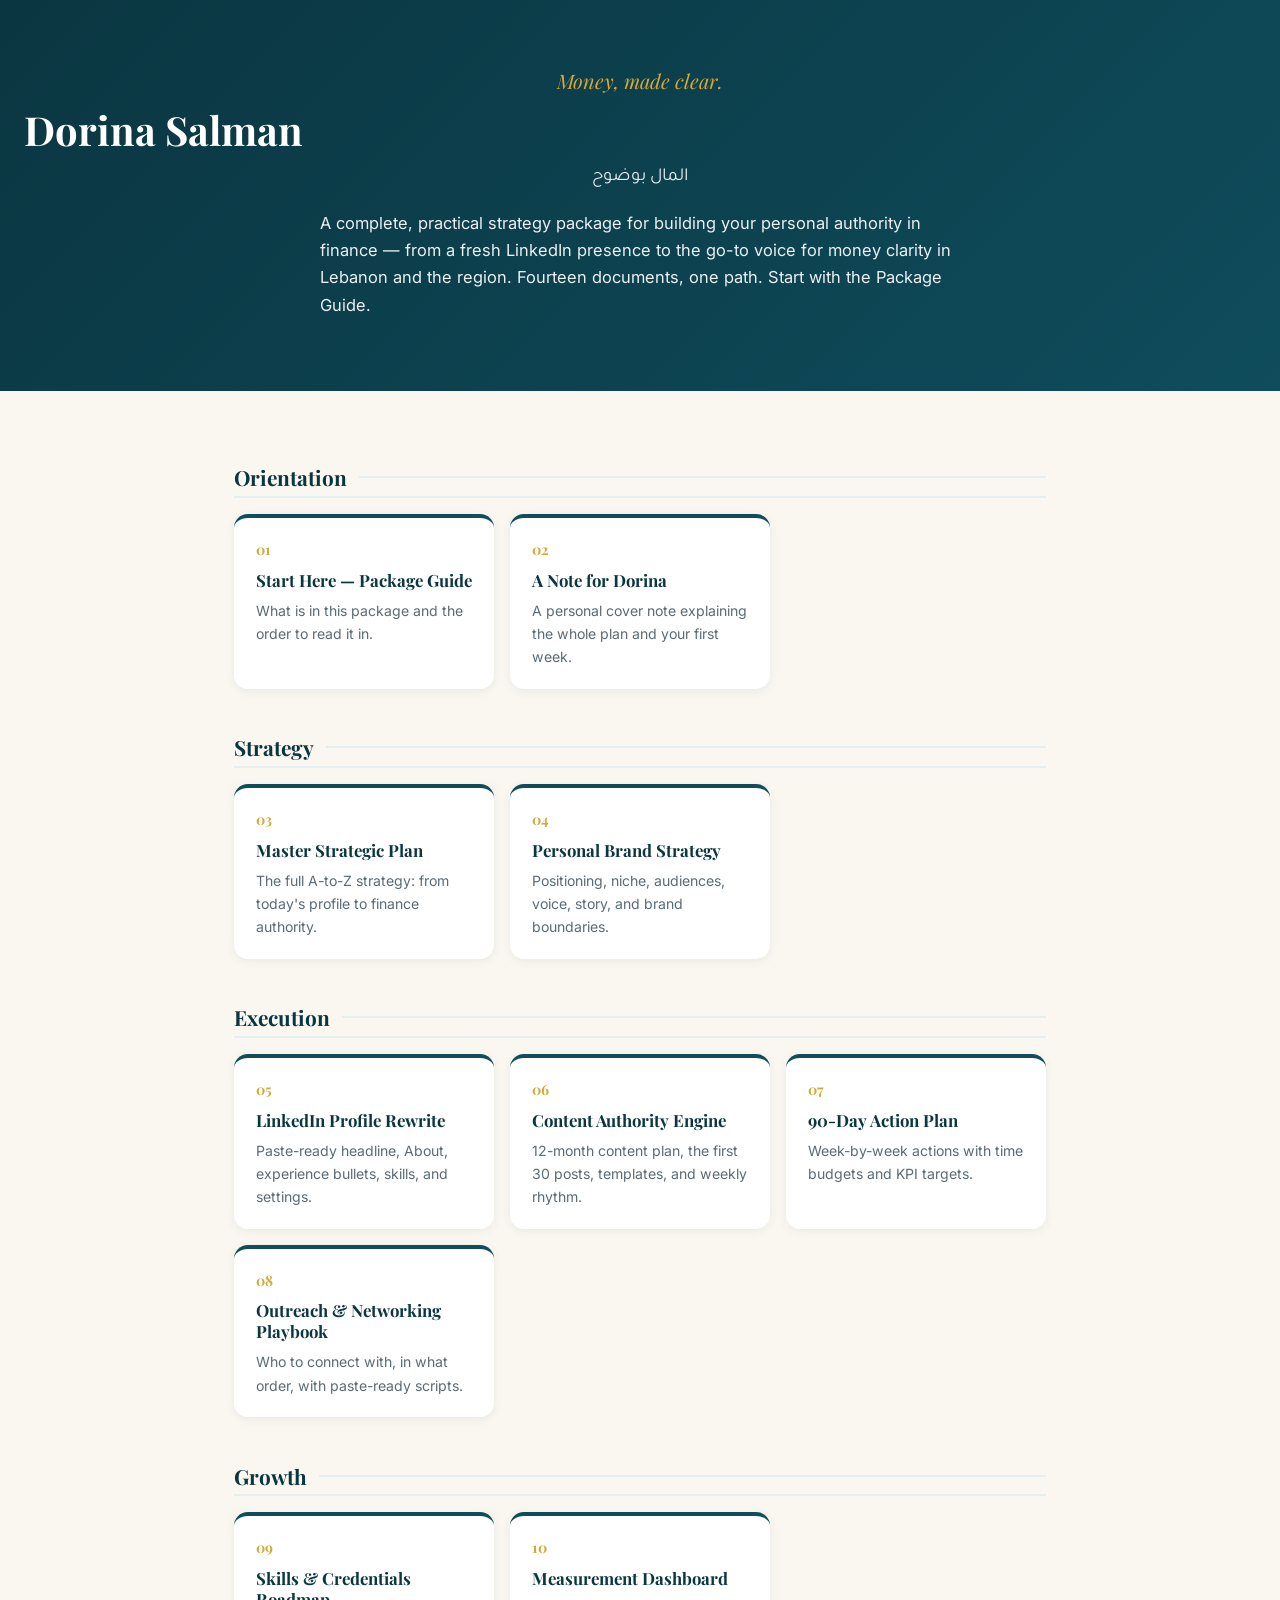
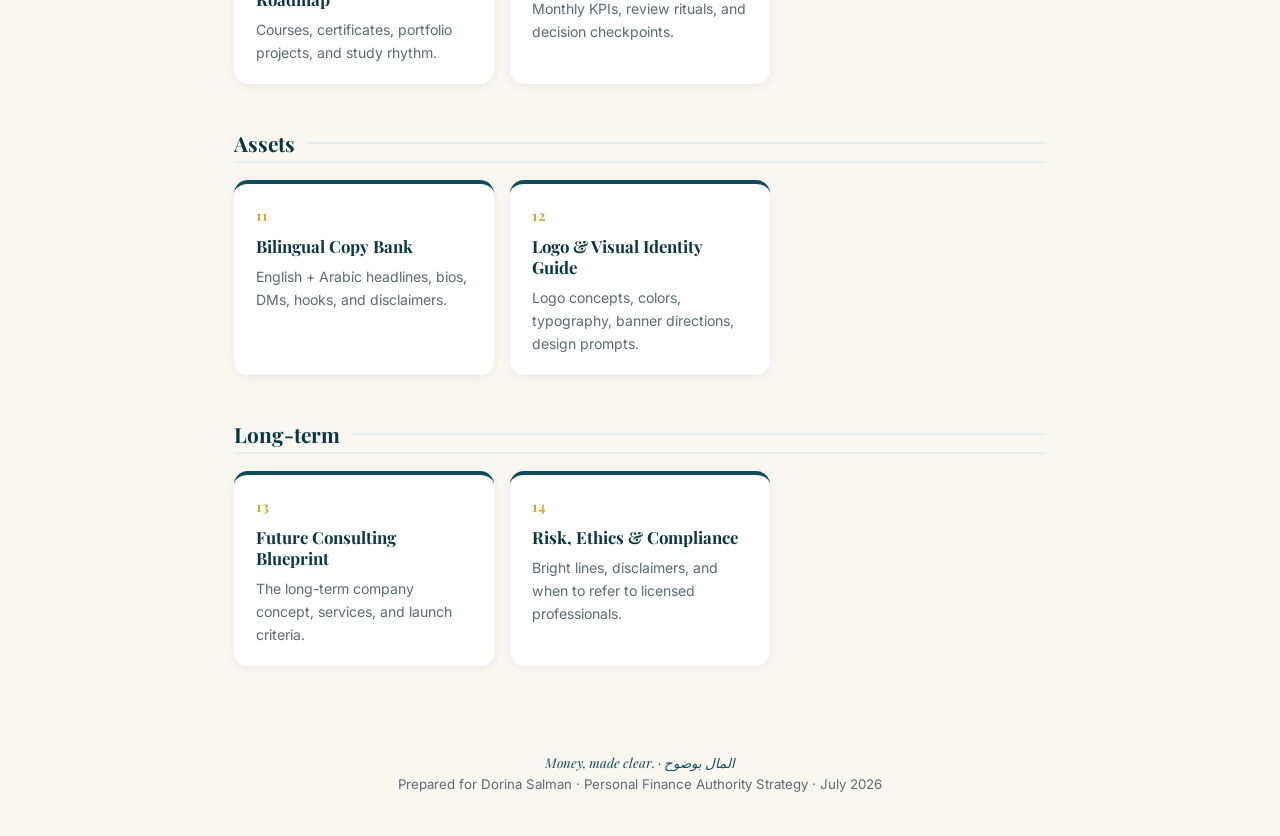
<file: index.html>
<!DOCTYPE html>
<html lang="en">
<head>
<meta charset="utf-8">
<meta name="viewport" content="width=device-width, initial-scale=1">
<title>Dorina Salman — Finance Authority Strategy Portal</title>
<link rel="preconnect" href="https://fonts.googleapis.com">
<link href="https://fonts.googleapis.com/css2?family=Playfair+Display:ital,wght@0,600;0,700;1,600&family=Inter:wght@400;600&family=Tajawal:wght@400;500;700&display=swap" rel="stylesheet">
<link rel="stylesheet" href="assets/style.css">
</head>
<body>
<section class="hero">
  <div class="tag">Money, made clear.</div>
  <h1>Dorina Salman</h1>
  <div class="tag-ar">المال بوضوح</div>
  <p class="lead">A complete, practical strategy package for building your personal authority in finance —
  from a fresh LinkedIn presence to the go-to voice for money clarity in Lebanon and the region.
  Fourteen documents, one path. Start with the Package Guide.</p>
</section>
<main>
  <h2 class="group-title">Orientation</h2>
  <div class="cards">
    <a class="card" href="readme.html"><span class="num">01</span><h3>Start Here — Package Guide</h3><p>What is in this package and the order to read it in.</p></a>
    <a class="card" href="summary.html"><span class="num">02</span><h3>A Note for Dorina</h3><p>A personal cover note explaining the whole plan and your first week.</p></a>
  </div>
  <h2 class="group-title">Strategy</h2>
  <div class="cards">
    <a class="card" href="master-plan.html"><span class="num">03</span><h3>Master Strategic Plan</h3><p>The full A-to-Z strategy: from today's profile to finance authority.</p></a>
    <a class="card" href="brand-strategy.html"><span class="num">04</span><h3>Personal Brand Strategy</h3><p>Positioning, niche, audiences, voice, story, and brand boundaries.</p></a>
  </div>
  <h2 class="group-title">Execution</h2>
  <div class="cards">
    <a class="card" href="linkedin-rewrite.html"><span class="num">05</span><h3>LinkedIn Profile Rewrite</h3><p>Paste-ready headline, About, experience bullets, skills, and settings.</p></a>
    <a class="card" href="content-engine.html"><span class="num">06</span><h3>Content Authority Engine</h3><p>12-month content plan, the first 30 posts, templates, and weekly rhythm.</p></a>
    <a class="card" href="90-day-plan.html"><span class="num">07</span><h3>90-Day Action Plan</h3><p>Week-by-week actions with time budgets and KPI targets.</p></a>
    <a class="card" href="outreach-playbook.html"><span class="num">08</span><h3>Outreach & Networking Playbook</h3><p>Who to connect with, in what order, with paste-ready scripts.</p></a>
  </div>
  <h2 class="group-title">Growth</h2>
  <div class="cards">
    <a class="card" href="skills-roadmap.html"><span class="num">09</span><h3>Skills & Credentials Roadmap</h3><p>Courses, certificates, portfolio projects, and study rhythm.</p></a>
    <a class="card" href="measurement.html"><span class="num">10</span><h3>Measurement Dashboard</h3><p>Monthly KPIs, review rituals, and decision checkpoints.</p></a>
  </div>
  <h2 class="group-title">Assets</h2>
  <div class="cards">
    <a class="card" href="copy-bank.html"><span class="num">11</span><h3>Bilingual Copy Bank</h3><p>English + Arabic headlines, bios, DMs, hooks, and disclaimers.</p></a>
    <a class="card" href="visual-identity.html"><span class="num">12</span><h3>Logo & Visual Identity Guide</h3><p>Logo concepts, colors, typography, banner directions, design prompts.</p></a>
  </div>
  <h2 class="group-title">Long-term</h2>
  <div class="cards">
    <a class="card" href="consulting-blueprint.html"><span class="num">13</span><h3>Future Consulting Blueprint</h3><p>The long-term company concept, services, and launch criteria.</p></a>
    <a class="card" href="risk-ethics.html"><span class="num">14</span><h3>Risk, Ethics & Compliance</h3><p>Bright lines, disclaimers, and when to refer to licensed professionals.</p></a>
  </div>
</main>
<footer class="site-foot">
  <div class="tagline">Money, made clear. · المال بوضوح</div>
  <div>Prepared for Dorina Salman · Personal Finance Authority Strategy · July 2026</div>
</footer>
</body>
</html>
</file>
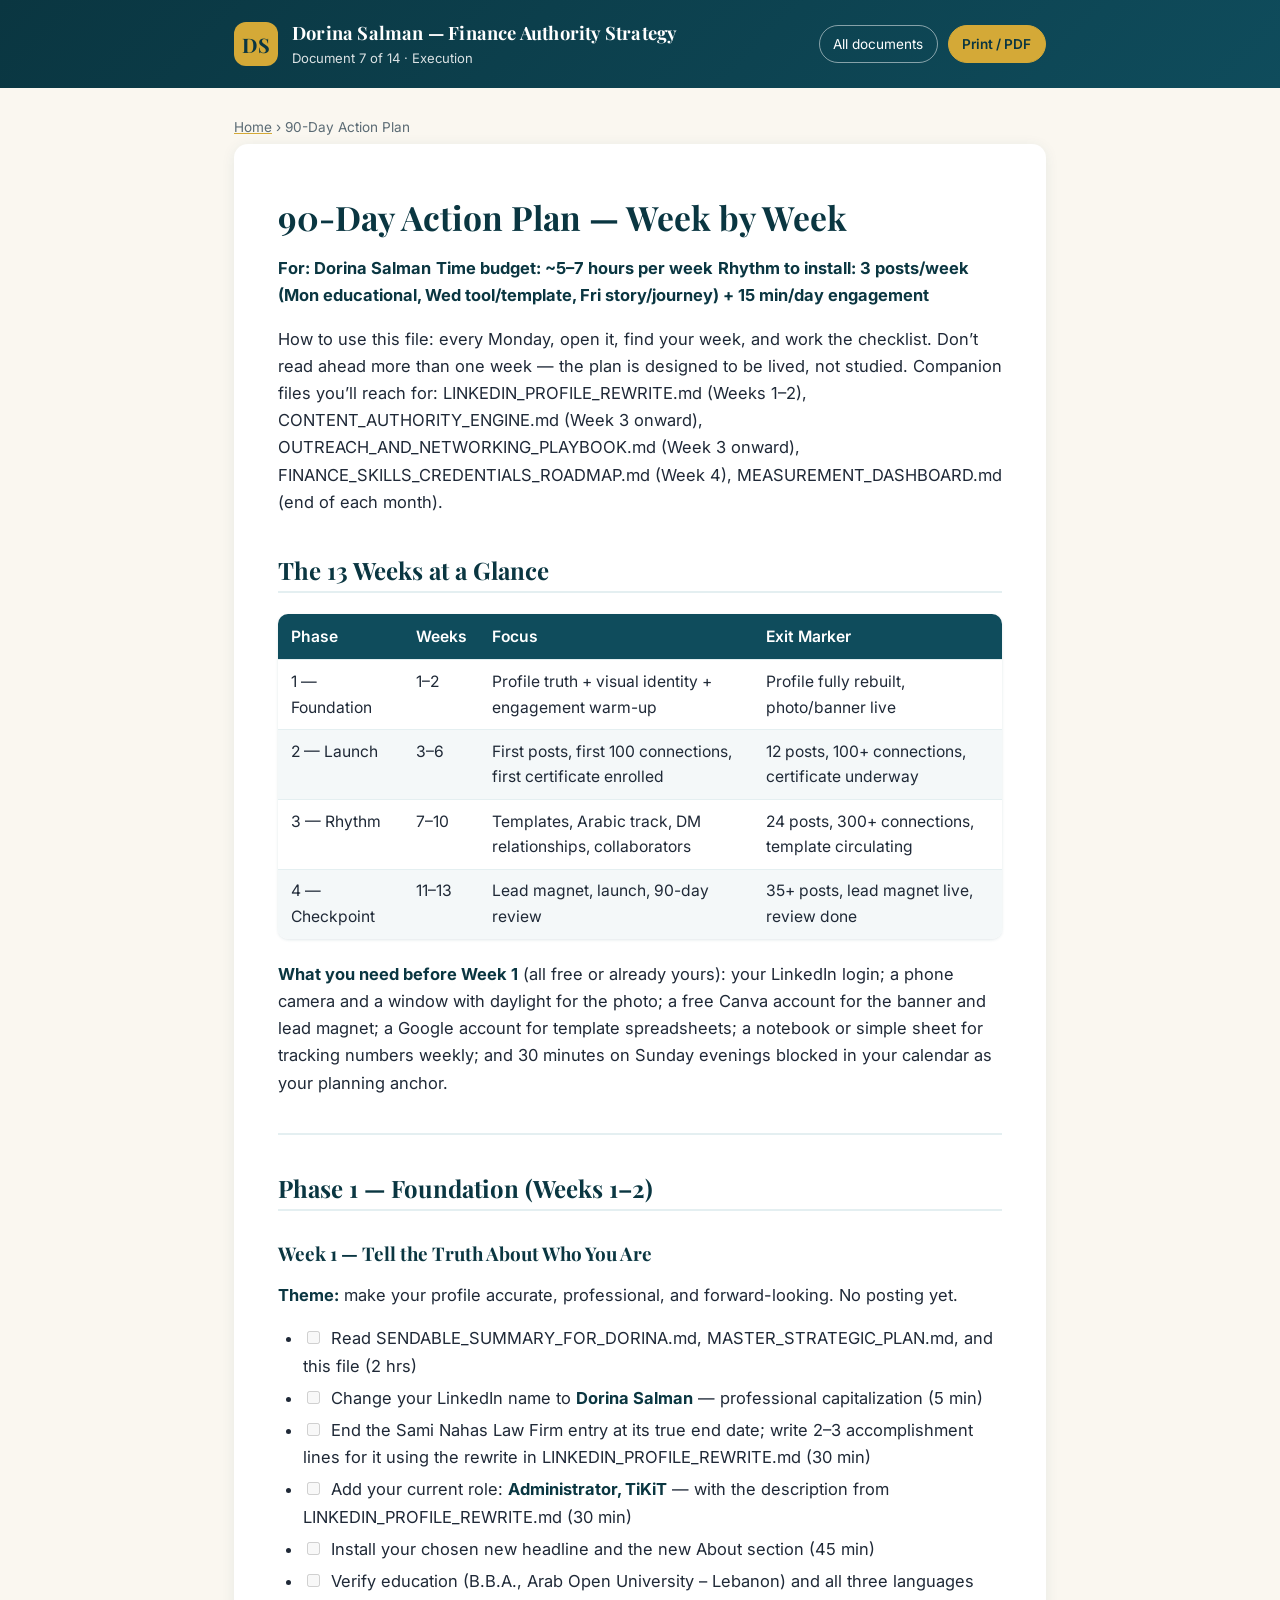
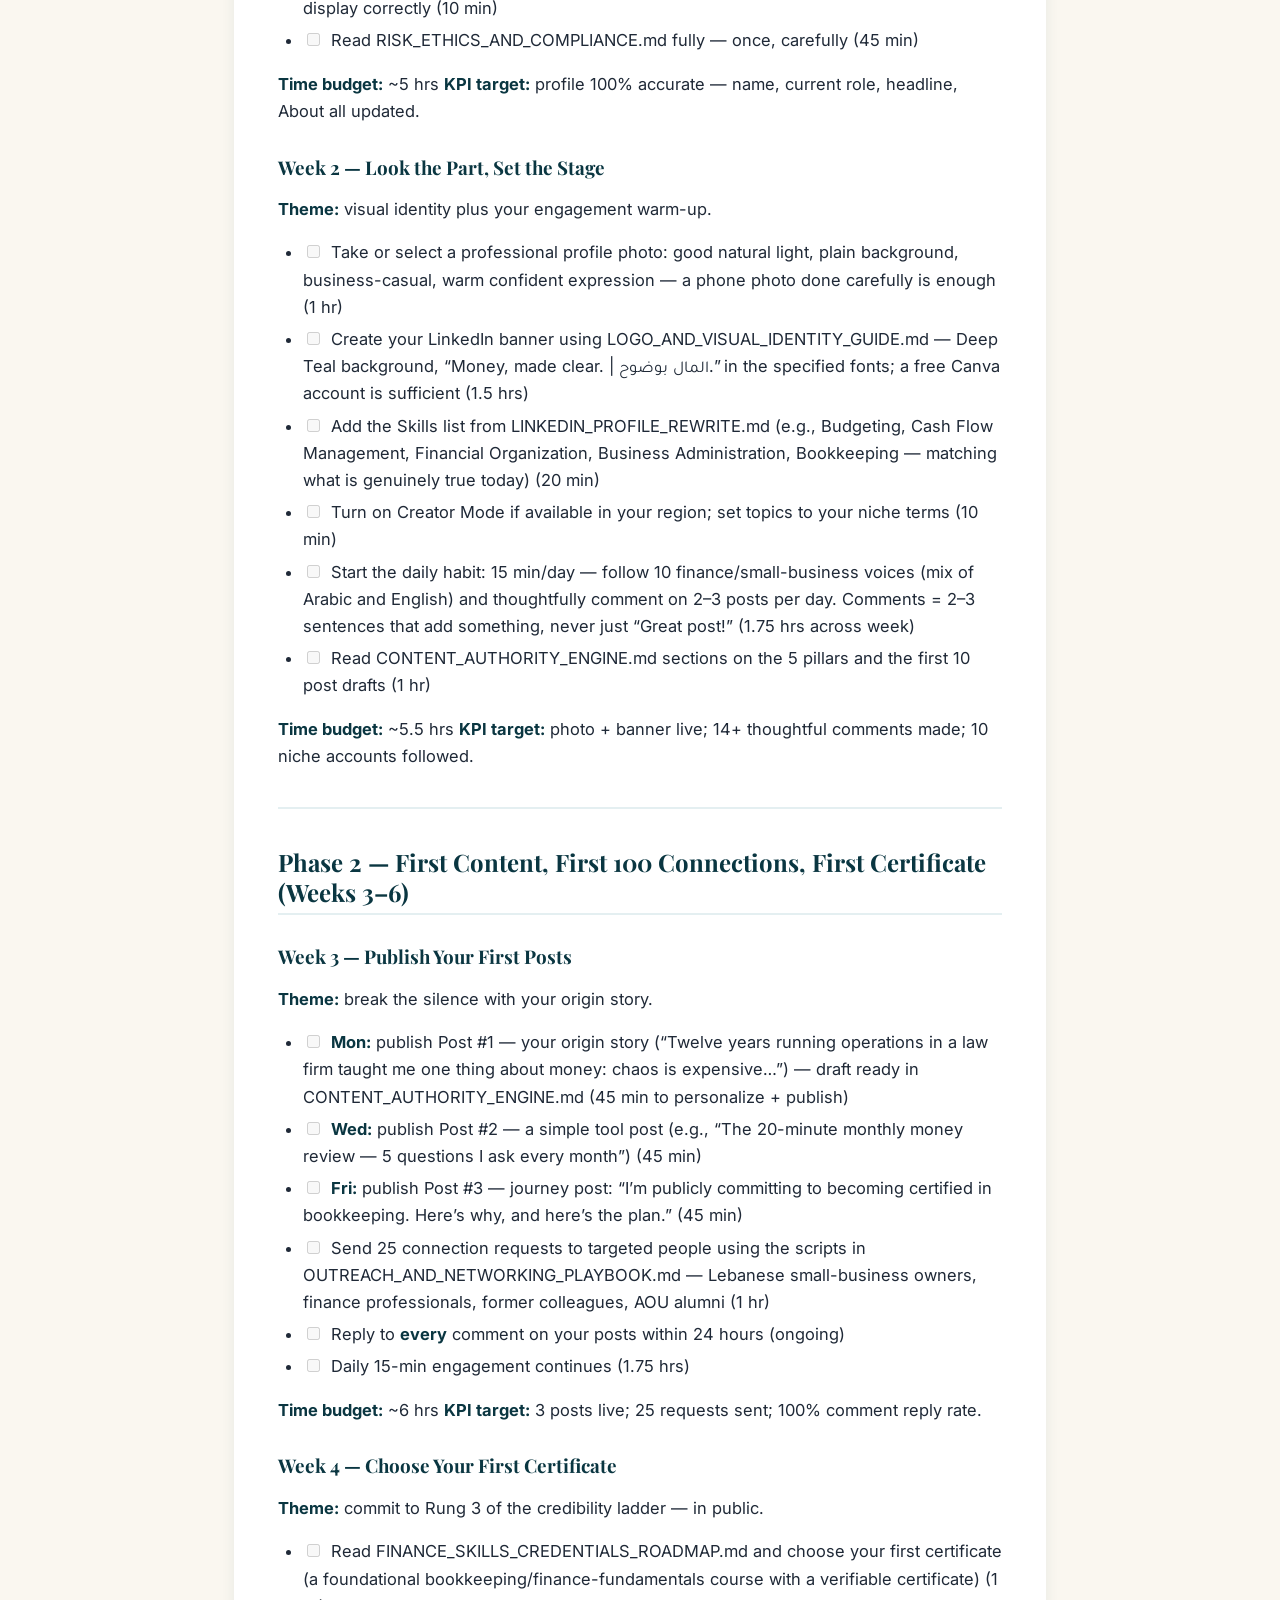
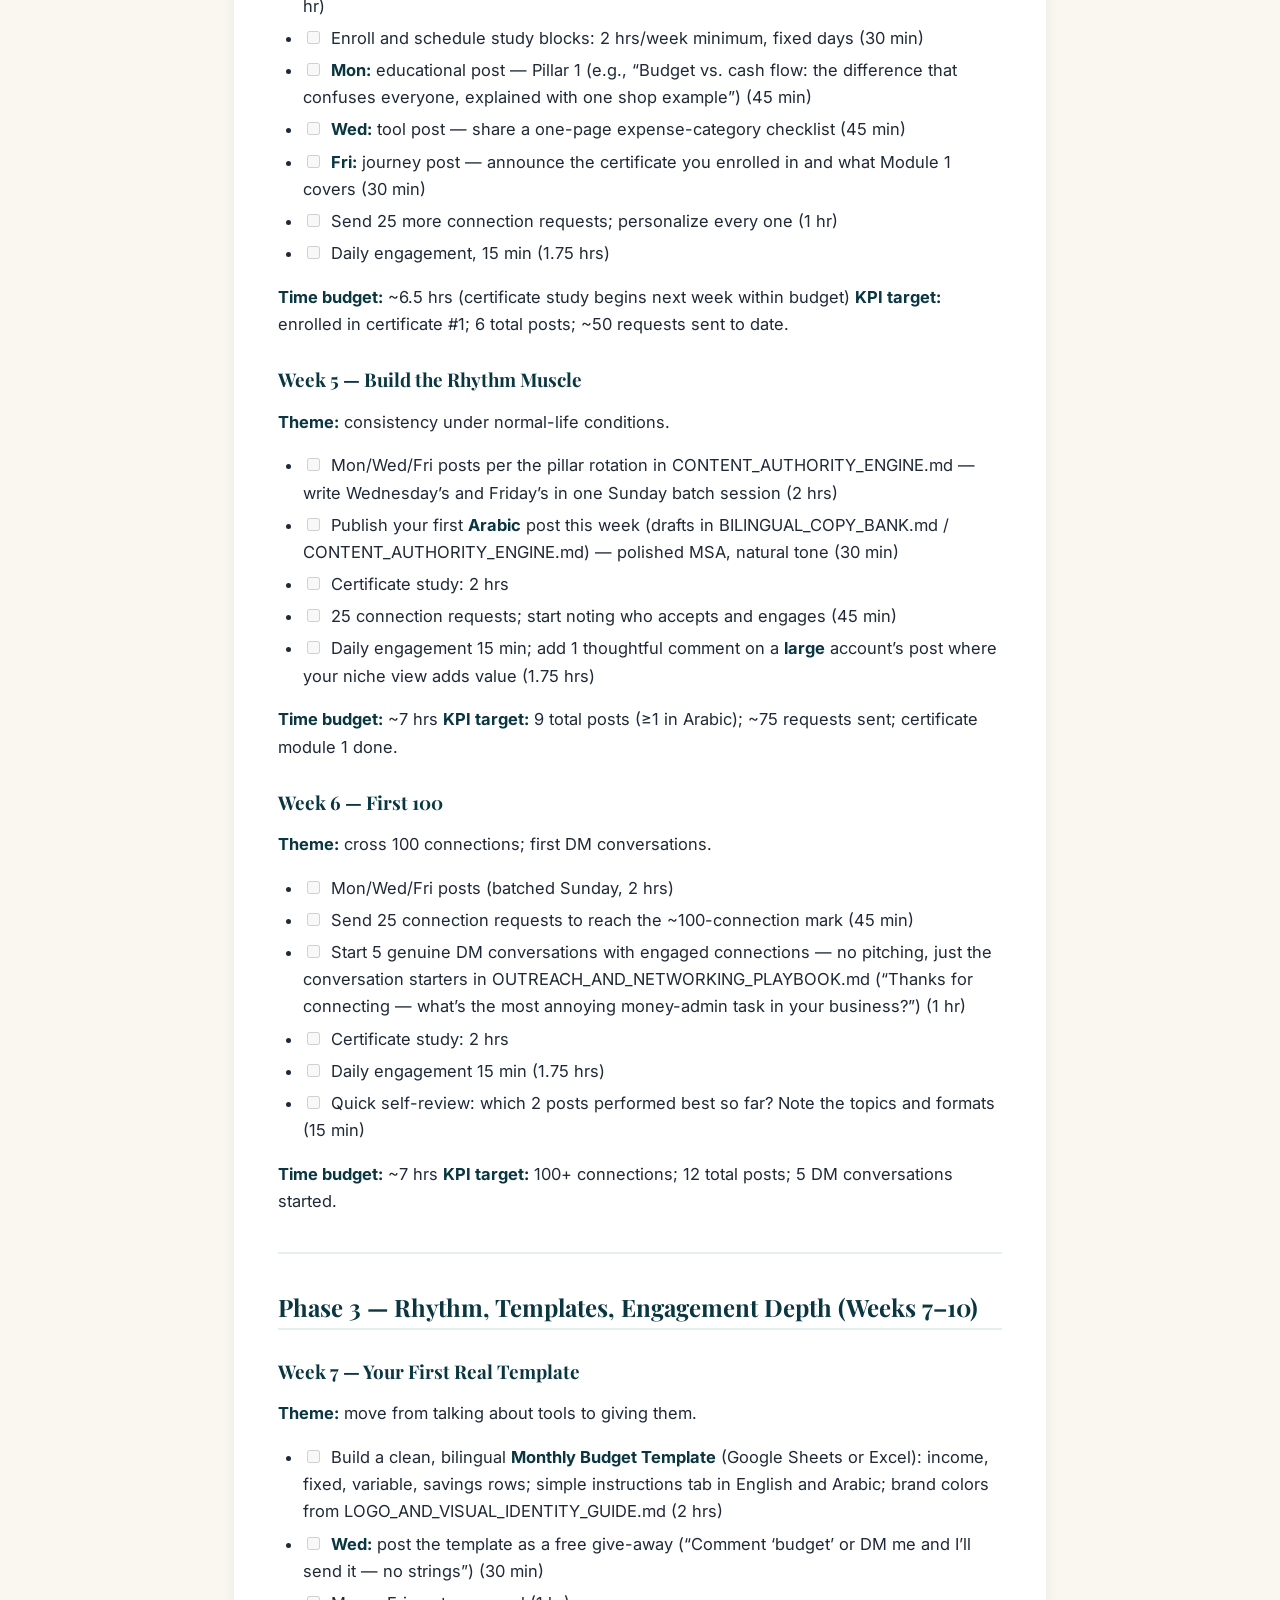
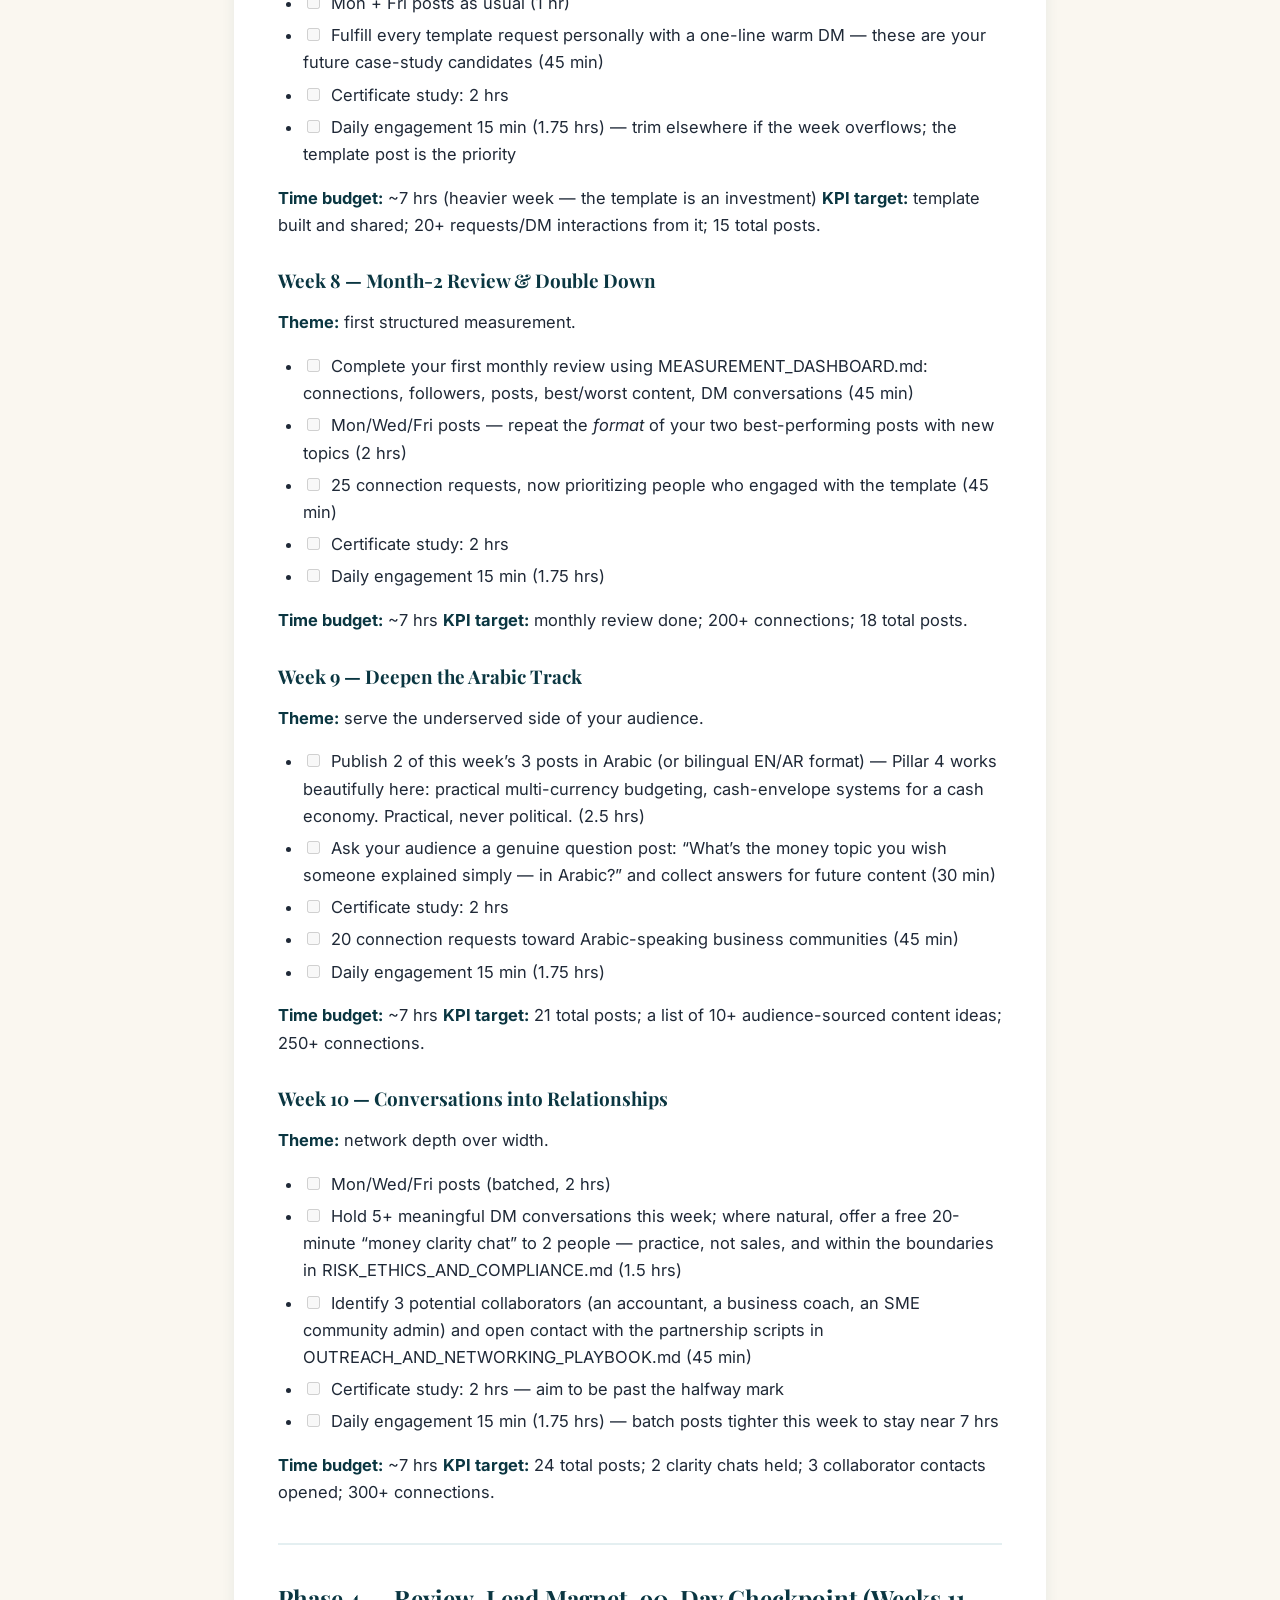
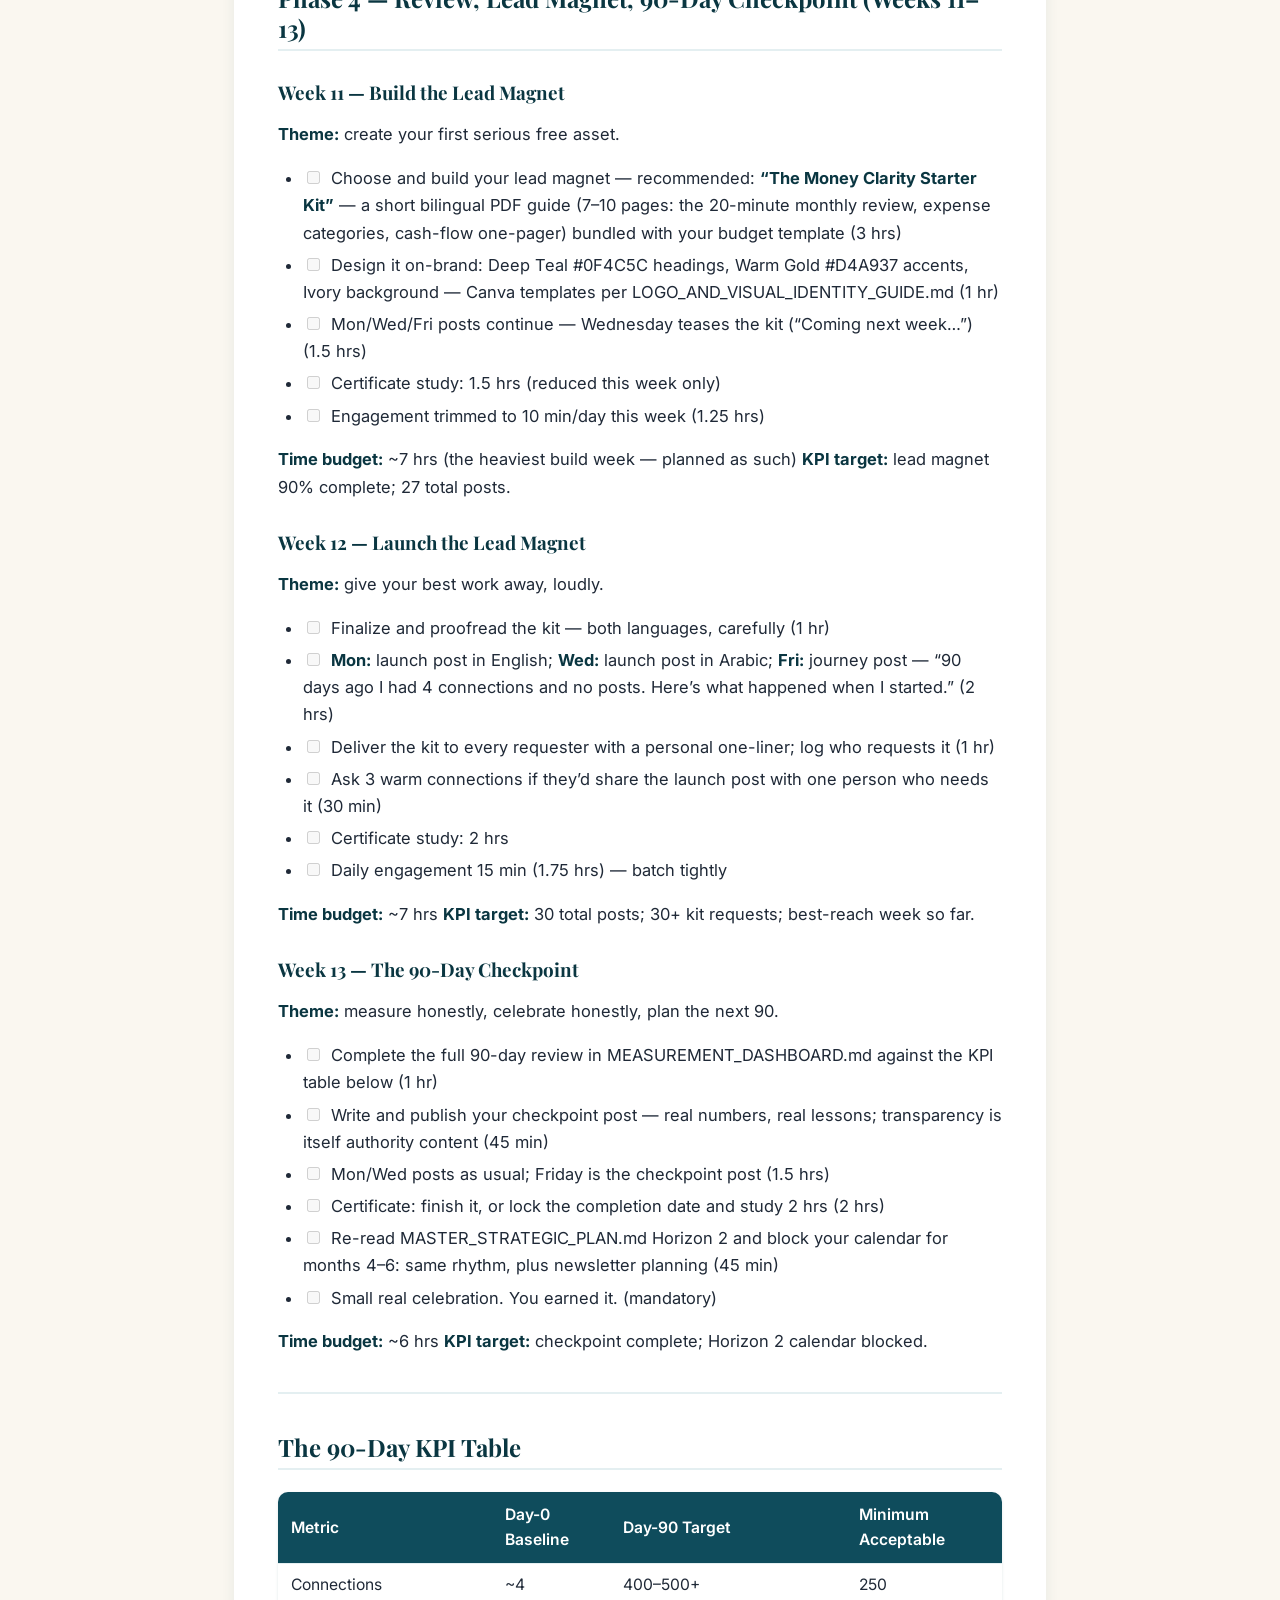
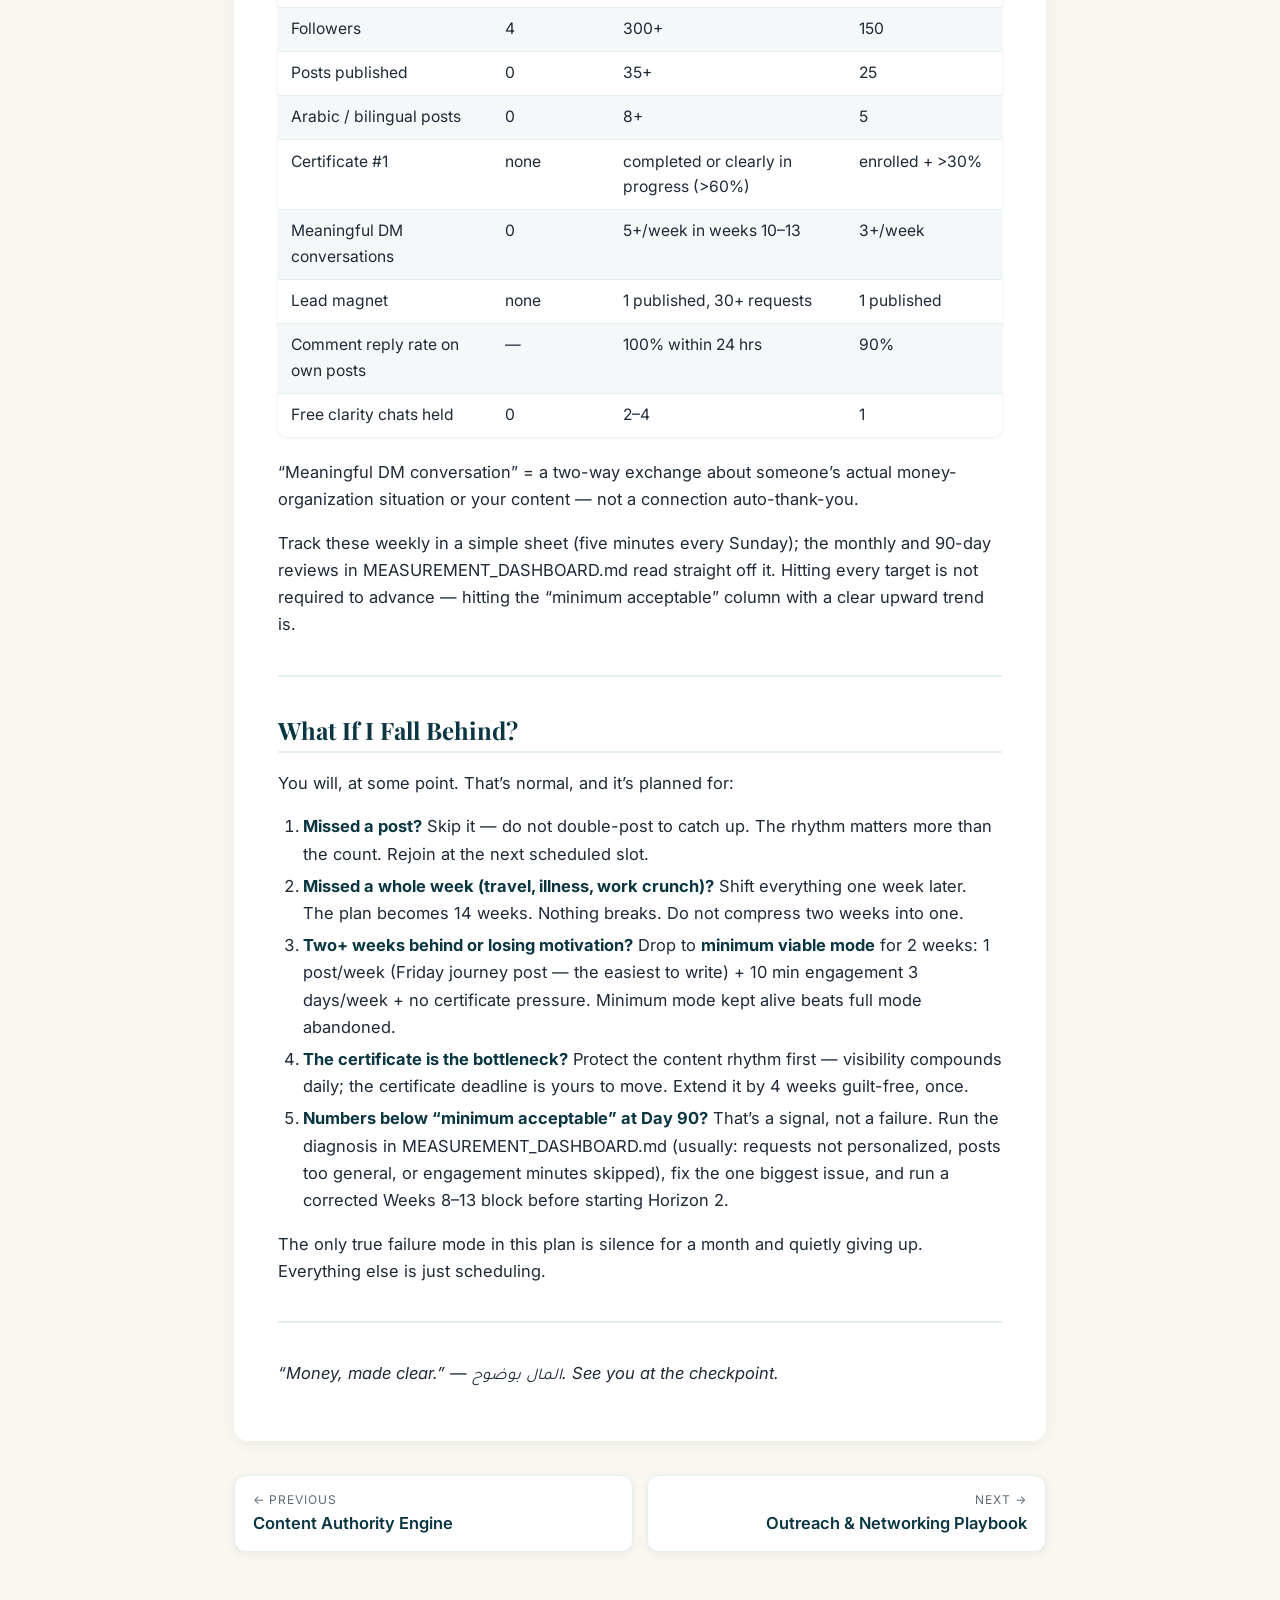
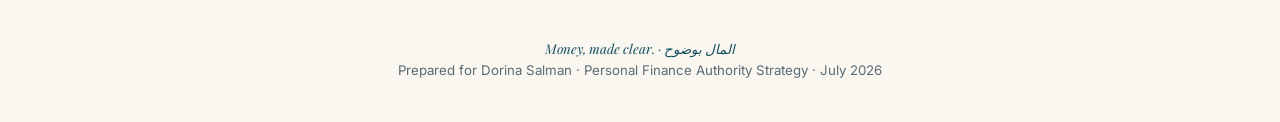
<file: 90-day-plan.html>
<!DOCTYPE html>
<html lang="en">
<head>
<meta charset="utf-8">
<meta name="viewport" content="width=device-width, initial-scale=1">
<title>90-Day Action Plan — Dorina Salman Strategy</title>
<link rel="preconnect" href="https://fonts.googleapis.com">
<link href="https://fonts.googleapis.com/css2?family=Playfair+Display:ital,wght@0,600;0,700;1,600&family=Inter:wght@400;600&family=Tajawal:wght@400;500;700&display=swap" rel="stylesheet">
<link rel="stylesheet" href="assets/style.css">
</head>
<body>
<header class="site-head">
  <div class="head-inner">
    <div class="brandmark">DS</div>
    <div class="head-titles">
      <div class="t1">Dorina Salman — Finance Authority Strategy</div>
      <div class="t2">Document 7 of 14 · Execution</div>
    </div>
    <div class="head-actions">
      <a class="btn" href="index.html">All documents</a>
      <button class="btn gold" onclick="window.print()">Print / PDF</button>
    </div>
  </div>
</header>
<main>
  <div class="crumbs"><a href="index.html">Home</a> › 90-Day Action Plan</div>
  <article class="doc-card">
<h1>90-Day Action Plan — Week by Week</h1>
<p><strong>For: Dorina Salman</strong>
<strong>Time budget: ~5–7 hours per week</strong>
<strong>Rhythm to install: 3 posts/week (Mon educational, Wed tool/template, Fri story/journey) + 15 min/day engagement</strong></p>
<p>How to use this file: every Monday, open it, find your week, and work the checklist. Don&rsquo;t read ahead more than one week — the plan is designed to be lived, not studied. Companion files you&rsquo;ll reach for: LINKEDIN_PROFILE_REWRITE.md (Weeks 1–2), CONTENT_AUTHORITY_ENGINE.md (Week 3 onward), OUTREACH_AND_NETWORKING_PLAYBOOK.md (Week 3 onward), FINANCE_SKILLS_CREDENTIALS_ROADMAP.md (Week 4), MEASUREMENT_DASHBOARD.md (end of each month).</p>
<h2>The 13 Weeks at a Glance</h2>
<table>
<thead>
<tr>
<th>Phase</th>
<th>Weeks</th>
<th>Focus</th>
<th>Exit Marker</th>
</tr>
</thead>
<tbody>
<tr>
<td>1 — Foundation</td>
<td>1–2</td>
<td>Profile truth + visual identity + engagement warm-up</td>
<td>Profile fully rebuilt, photo/banner live</td>
</tr>
<tr>
<td>2 — Launch</td>
<td>3–6</td>
<td>First posts, first 100 connections, first certificate enrolled</td>
<td>12 posts, 100+ connections, certificate underway</td>
</tr>
<tr>
<td>3 — Rhythm</td>
<td>7–10</td>
<td>Templates, Arabic track, DM relationships, collaborators</td>
<td>24 posts, 300+ connections, template circulating</td>
</tr>
<tr>
<td>4 — Checkpoint</td>
<td>11–13</td>
<td>Lead magnet, launch, 90-day review</td>
<td>35+ posts, lead magnet live, review done</td>
</tr>
</tbody>
</table>
<p><strong>What you need before Week 1</strong> (all free or already yours): your LinkedIn login; a phone camera and a window with daylight for the photo; a free Canva account for the banner and lead magnet; a Google account for template spreadsheets; a notebook or simple sheet for tracking numbers weekly; and 30 minutes on Sunday evenings blocked in your calendar as your planning anchor.</p>
<hr />
<h2>Phase 1 — Foundation (Weeks 1–2)</h2>
<h3>Week 1 — Tell the Truth About Who You Are</h3>
<p><strong>Theme:</strong> make your profile accurate, professional, and forward-looking. No posting yet.</p>
<ul>
<li><input type='checkbox' disabled> Read SENDABLE_SUMMARY_FOR_DORINA.md, MASTER_STRATEGIC_PLAN.md, and this file (2 hrs)</li>
<li><input type='checkbox' disabled> Change your LinkedIn name to <strong>Dorina Salman</strong> — professional capitalization (5 min)</li>
<li><input type='checkbox' disabled> End the Sami Nahas Law Firm entry at its true end date; write 2–3 accomplishment lines for it using the rewrite in LINKEDIN_PROFILE_REWRITE.md (30 min)</li>
<li><input type='checkbox' disabled> Add your current role: <strong>Administrator, TiKiT</strong> — with the description from LINKEDIN_PROFILE_REWRITE.md (30 min)</li>
<li><input type='checkbox' disabled> Install your chosen new headline and the new About section (45 min)</li>
<li><input type='checkbox' disabled> Verify education (B.B.A., Arab Open University – Lebanon) and all three languages display correctly (10 min)</li>
<li><input type='checkbox' disabled> Read RISK_ETHICS_AND_COMPLIANCE.md fully — once, carefully (45 min)</li>
</ul>
<p><strong>Time budget:</strong> ~5 hrs
<strong>KPI target:</strong> profile 100% accurate — name, current role, headline, About all updated.</p>
<h3>Week 2 — Look the Part, Set the Stage</h3>
<p><strong>Theme:</strong> visual identity plus your engagement warm-up.</p>
<ul>
<li><input type='checkbox' disabled> Take or select a professional profile photo: good natural light, plain background, business-casual, warm confident expression — a phone photo done carefully is enough (1 hr)</li>
<li><input type='checkbox' disabled> Create your LinkedIn banner using LOGO_AND_VISUAL_IDENTITY_GUIDE.md — Deep Teal background, &ldquo;Money, made clear. | المال بوضوح.&rdquo; in the specified fonts; a free Canva account is sufficient (1.5 hrs)</li>
<li><input type='checkbox' disabled> Add the Skills list from LINKEDIN_PROFILE_REWRITE.md (e.g., Budgeting, Cash Flow Management, Financial Organization, Business Administration, Bookkeeping — matching what is genuinely true today) (20 min)</li>
<li><input type='checkbox' disabled> Turn on Creator Mode if available in your region; set topics to your niche terms (10 min)</li>
<li><input type='checkbox' disabled> Start the daily habit: 15 min/day — follow 10 finance/small-business voices (mix of Arabic and English) and thoughtfully comment on 2–3 posts per day. Comments = 2–3 sentences that add something, never just &ldquo;Great post!&rdquo; (1.75 hrs across week)</li>
<li><input type='checkbox' disabled> Read CONTENT_AUTHORITY_ENGINE.md sections on the 5 pillars and the first 10 post drafts (1 hr)</li>
</ul>
<p><strong>Time budget:</strong> ~5.5 hrs
<strong>KPI target:</strong> photo + banner live; 14+ thoughtful comments made; 10 niche accounts followed.</p>
<hr />
<h2>Phase 2 — First Content, First 100 Connections, First Certificate (Weeks 3–6)</h2>
<h3>Week 3 — Publish Your First Posts</h3>
<p><strong>Theme:</strong> break the silence with your origin story.</p>
<ul>
<li><input type='checkbox' disabled> <strong>Mon:</strong> publish Post #1 — your origin story (&ldquo;Twelve years running operations in a law firm taught me one thing about money: chaos is expensive&hellip;&rdquo;) — draft ready in CONTENT_AUTHORITY_ENGINE.md (45 min to personalize + publish)</li>
<li><input type='checkbox' disabled> <strong>Wed:</strong> publish Post #2 — a simple tool post (e.g., &ldquo;The 20-minute monthly money review — 5 questions I ask every month&rdquo;) (45 min)</li>
<li><input type='checkbox' disabled> <strong>Fri:</strong> publish Post #3 — journey post: &ldquo;I&rsquo;m publicly committing to becoming certified in bookkeeping. Here&rsquo;s why, and here&rsquo;s the plan.&rdquo; (45 min)</li>
<li><input type='checkbox' disabled> Send 25 connection requests to targeted people using the scripts in OUTREACH_AND_NETWORKING_PLAYBOOK.md — Lebanese small-business owners, finance professionals, former colleagues, AOU alumni (1 hr)</li>
<li><input type='checkbox' disabled> Reply to <strong>every</strong> comment on your posts within 24 hours (ongoing)</li>
<li><input type='checkbox' disabled> Daily 15-min engagement continues (1.75 hrs)</li>
</ul>
<p><strong>Time budget:</strong> ~6 hrs
<strong>KPI target:</strong> 3 posts live; 25 requests sent; 100% comment reply rate.</p>
<h3>Week 4 — Choose Your First Certificate</h3>
<p><strong>Theme:</strong> commit to Rung 3 of the credibility ladder — in public.</p>
<ul>
<li><input type='checkbox' disabled> Read FINANCE_SKILLS_CREDENTIALS_ROADMAP.md and choose your first certificate (a foundational bookkeeping/finance-fundamentals course with a verifiable certificate) (1 hr)</li>
<li><input type='checkbox' disabled> Enroll and schedule study blocks: 2 hrs/week minimum, fixed days (30 min)</li>
<li><input type='checkbox' disabled> <strong>Mon:</strong> educational post — Pillar 1 (e.g., &ldquo;Budget vs. cash flow: the difference that confuses everyone, explained with one shop example&rdquo;) (45 min)</li>
<li><input type='checkbox' disabled> <strong>Wed:</strong> tool post — share a one-page expense-category checklist (45 min)</li>
<li><input type='checkbox' disabled> <strong>Fri:</strong> journey post — announce the certificate you enrolled in and what Module 1 covers (30 min)</li>
<li><input type='checkbox' disabled> Send 25 more connection requests; personalize every one (1 hr)</li>
<li><input type='checkbox' disabled> Daily engagement, 15 min (1.75 hrs)</li>
</ul>
<p><strong>Time budget:</strong> ~6.5 hrs (certificate study begins next week within budget)
<strong>KPI target:</strong> enrolled in certificate #1; 6 total posts; ~50 requests sent to date.</p>
<h3>Week 5 — Build the Rhythm Muscle</h3>
<p><strong>Theme:</strong> consistency under normal-life conditions.</p>
<ul>
<li><input type='checkbox' disabled> Mon/Wed/Fri posts per the pillar rotation in CONTENT_AUTHORITY_ENGINE.md — write Wednesday&rsquo;s and Friday&rsquo;s in one Sunday batch session (2 hrs)</li>
<li><input type='checkbox' disabled> Publish your first <strong>Arabic</strong> post this week (drafts in BILINGUAL_COPY_BANK.md / CONTENT_AUTHORITY_ENGINE.md) — polished MSA, natural tone (30 min)</li>
<li><input type='checkbox' disabled> Certificate study: 2 hrs</li>
<li><input type='checkbox' disabled> 25 connection requests; start noting who accepts and engages (45 min)</li>
<li><input type='checkbox' disabled> Daily engagement 15 min; add 1 thoughtful comment on a <strong>large</strong> account&rsquo;s post where your niche view adds value (1.75 hrs)</li>
</ul>
<p><strong>Time budget:</strong> ~7 hrs
<strong>KPI target:</strong> 9 total posts (≥1 in Arabic); ~75 requests sent; certificate module 1 done.</p>
<h3>Week 6 — First 100</h3>
<p><strong>Theme:</strong> cross 100 connections; first DM conversations.</p>
<ul>
<li><input type='checkbox' disabled> Mon/Wed/Fri posts (batched Sunday, 2 hrs)</li>
<li><input type='checkbox' disabled> Send 25 connection requests to reach the ~100-connection mark (45 min)</li>
<li><input type='checkbox' disabled> Start 5 genuine DM conversations with engaged connections — no pitching, just the conversation starters in OUTREACH_AND_NETWORKING_PLAYBOOK.md (&ldquo;Thanks for connecting — what&rsquo;s the most annoying money-admin task in your business?&rdquo;) (1 hr)</li>
<li><input type='checkbox' disabled> Certificate study: 2 hrs</li>
<li><input type='checkbox' disabled> Daily engagement 15 min (1.75 hrs)</li>
<li><input type='checkbox' disabled> Quick self-review: which 2 posts performed best so far? Note the topics and formats (15 min)</li>
</ul>
<p><strong>Time budget:</strong> ~7 hrs
<strong>KPI target:</strong> 100+ connections; 12 total posts; 5 DM conversations started.</p>
<hr />
<h2>Phase 3 — Rhythm, Templates, Engagement Depth (Weeks 7–10)</h2>
<h3>Week 7 — Your First Real Template</h3>
<p><strong>Theme:</strong> move from talking about tools to giving them.</p>
<ul>
<li><input type='checkbox' disabled> Build a clean, bilingual <strong>Monthly Budget Template</strong> (Google Sheets or Excel): income, fixed, variable, savings rows; simple instructions tab in English and Arabic; brand colors from LOGO_AND_VISUAL_IDENTITY_GUIDE.md (2 hrs)</li>
<li><input type='checkbox' disabled> <strong>Wed:</strong> post the template as a free give-away (&ldquo;Comment &lsquo;budget&rsquo; or DM me and I&rsquo;ll send it — no strings&rdquo;) (30 min)</li>
<li><input type='checkbox' disabled> Mon + Fri posts as usual (1 hr)</li>
<li><input type='checkbox' disabled> Fulfill every template request personally with a one-line warm DM — these are your future case-study candidates (45 min)</li>
<li><input type='checkbox' disabled> Certificate study: 2 hrs</li>
<li><input type='checkbox' disabled> Daily engagement 15 min (1.75 hrs) — trim elsewhere if the week overflows; the template post is the priority</li>
</ul>
<p><strong>Time budget:</strong> ~7 hrs (heavier week — the template is an investment)
<strong>KPI target:</strong> template built and shared; 20+ requests/DM interactions from it; 15 total posts.</p>
<h3>Week 8 — Month-2 Review &amp; Double Down</h3>
<p><strong>Theme:</strong> first structured measurement.</p>
<ul>
<li><input type='checkbox' disabled> Complete your first monthly review using MEASUREMENT_DASHBOARD.md: connections, followers, posts, best/worst content, DM conversations (45 min)</li>
<li><input type='checkbox' disabled> Mon/Wed/Fri posts — repeat the <em>format</em> of your two best-performing posts with new topics (2 hrs)</li>
<li><input type='checkbox' disabled> 25 connection requests, now prioritizing people who engaged with the template (45 min)</li>
<li><input type='checkbox' disabled> Certificate study: 2 hrs</li>
<li><input type='checkbox' disabled> Daily engagement 15 min (1.75 hrs)</li>
</ul>
<p><strong>Time budget:</strong> ~7 hrs
<strong>KPI target:</strong> monthly review done; 200+ connections; 18 total posts.</p>
<h3>Week 9 — Deepen the Arabic Track</h3>
<p><strong>Theme:</strong> serve the underserved side of your audience.</p>
<ul>
<li><input type='checkbox' disabled> Publish 2 of this week&rsquo;s 3 posts in Arabic (or bilingual EN/AR format) — Pillar 4 works beautifully here: practical multi-currency budgeting, cash-envelope systems for a cash economy. Practical, never political. (2.5 hrs)</li>
<li><input type='checkbox' disabled> Ask your audience a genuine question post: &ldquo;What&rsquo;s the money topic you wish someone explained simply — in Arabic?&rdquo; and collect answers for future content (30 min)</li>
<li><input type='checkbox' disabled> Certificate study: 2 hrs</li>
<li><input type='checkbox' disabled> 20 connection requests toward Arabic-speaking business communities (45 min)</li>
<li><input type='checkbox' disabled> Daily engagement 15 min (1.75 hrs)</li>
</ul>
<p><strong>Time budget:</strong> ~7 hrs
<strong>KPI target:</strong> 21 total posts; a list of 10+ audience-sourced content ideas; 250+ connections.</p>
<h3>Week 10 — Conversations into Relationships</h3>
<p><strong>Theme:</strong> network depth over width.</p>
<ul>
<li><input type='checkbox' disabled> Mon/Wed/Fri posts (batched, 2 hrs)</li>
<li><input type='checkbox' disabled> Hold 5+ meaningful DM conversations this week; where natural, offer a free 20-minute &ldquo;money clarity chat&rdquo; to 2 people — practice, not sales, and within the boundaries in RISK_ETHICS_AND_COMPLIANCE.md (1.5 hrs)</li>
<li><input type='checkbox' disabled> Identify 3 potential collaborators (an accountant, a business coach, an SME community admin) and open contact with the partnership scripts in OUTREACH_AND_NETWORKING_PLAYBOOK.md (45 min)</li>
<li><input type='checkbox' disabled> Certificate study: 2 hrs — aim to be past the halfway mark</li>
<li><input type='checkbox' disabled> Daily engagement 15 min (1.75 hrs) — batch posts tighter this week to stay near 7 hrs</li>
</ul>
<p><strong>Time budget:</strong> ~7 hrs
<strong>KPI target:</strong> 24 total posts; 2 clarity chats held; 3 collaborator contacts opened; 300+ connections.</p>
<hr />
<h2>Phase 4 — Review, Lead Magnet, 90-Day Checkpoint (Weeks 11–13)</h2>
<h3>Week 11 — Build the Lead Magnet</h3>
<p><strong>Theme:</strong> create your first serious free asset.</p>
<ul>
<li><input type='checkbox' disabled> Choose and build your lead magnet — recommended: <strong>&ldquo;The Money Clarity Starter Kit&rdquo;</strong> — a short bilingual PDF guide (7–10 pages: the 20-minute monthly review, expense categories, cash-flow one-pager) bundled with your budget template (3 hrs)</li>
<li><input type='checkbox' disabled> Design it on-brand: Deep Teal #0F4C5C headings, Warm Gold #D4A937 accents, Ivory background — Canva templates per LOGO_AND_VISUAL_IDENTITY_GUIDE.md (1 hr)</li>
<li><input type='checkbox' disabled> Mon/Wed/Fri posts continue — Wednesday teases the kit (&ldquo;Coming next week&hellip;&rdquo;) (1.5 hrs)</li>
<li><input type='checkbox' disabled> Certificate study: 1.5 hrs (reduced this week only)</li>
<li><input type='checkbox' disabled> Engagement trimmed to 10 min/day this week (1.25 hrs)</li>
</ul>
<p><strong>Time budget:</strong> ~7 hrs (the heaviest build week — planned as such)
<strong>KPI target:</strong> lead magnet 90% complete; 27 total posts.</p>
<h3>Week 12 — Launch the Lead Magnet</h3>
<p><strong>Theme:</strong> give your best work away, loudly.</p>
<ul>
<li><input type='checkbox' disabled> Finalize and proofread the kit — both languages, carefully (1 hr)</li>
<li><input type='checkbox' disabled> <strong>Mon:</strong> launch post in English; <strong>Wed:</strong> launch post in Arabic; <strong>Fri:</strong> journey post — &ldquo;90 days ago I had 4 connections and no posts. Here&rsquo;s what happened when I started.&rdquo; (2 hrs)</li>
<li><input type='checkbox' disabled> Deliver the kit to every requester with a personal one-liner; log who requests it (1 hr)</li>
<li><input type='checkbox' disabled> Ask 3 warm connections if they&rsquo;d share the launch post with one person who needs it (30 min)</li>
<li><input type='checkbox' disabled> Certificate study: 2 hrs</li>
<li><input type='checkbox' disabled> Daily engagement 15 min (1.75 hrs) — batch tightly</li>
</ul>
<p><strong>Time budget:</strong> ~7 hrs
<strong>KPI target:</strong> 30 total posts; 30+ kit requests; best-reach week so far.</p>
<h3>Week 13 — The 90-Day Checkpoint</h3>
<p><strong>Theme:</strong> measure honestly, celebrate honestly, plan the next 90.</p>
<ul>
<li><input type='checkbox' disabled> Complete the full 90-day review in MEASUREMENT_DASHBOARD.md against the KPI table below (1 hr)</li>
<li><input type='checkbox' disabled> Write and publish your checkpoint post — real numbers, real lessons; transparency is itself authority content (45 min)</li>
<li><input type='checkbox' disabled> Mon/Wed posts as usual; Friday is the checkpoint post (1.5 hrs)</li>
<li><input type='checkbox' disabled> Certificate: finish it, or lock the completion date and study 2 hrs (2 hrs)</li>
<li><input type='checkbox' disabled> Re-read MASTER_STRATEGIC_PLAN.md Horizon 2 and block your calendar for months 4–6: same rhythm, plus newsletter planning (45 min)</li>
<li><input type='checkbox' disabled> Small real celebration. You earned it. (mandatory)</li>
</ul>
<p><strong>Time budget:</strong> ~6 hrs
<strong>KPI target:</strong> checkpoint complete; Horizon 2 calendar blocked.</p>
<hr />
<h2>The 90-Day KPI Table</h2>
<table>
<thead>
<tr>
<th>Metric</th>
<th>Day-0 Baseline</th>
<th>Day-90 Target</th>
<th>Minimum Acceptable</th>
</tr>
</thead>
<tbody>
<tr>
<td>Connections</td>
<td>~4</td>
<td>400–500+</td>
<td>250</td>
</tr>
<tr>
<td>Followers</td>
<td>4</td>
<td>300+</td>
<td>150</td>
</tr>
<tr>
<td>Posts published</td>
<td>0</td>
<td>35+</td>
<td>25</td>
</tr>
<tr>
<td>Arabic / bilingual posts</td>
<td>0</td>
<td>8+</td>
<td>5</td>
</tr>
<tr>
<td>Certificate #1</td>
<td>none</td>
<td>completed or clearly in progress (&gt;60%)</td>
<td>enrolled + &gt;30%</td>
</tr>
<tr>
<td>Meaningful DM conversations</td>
<td>0</td>
<td>5+/week in weeks 10–13</td>
<td>3+/week</td>
</tr>
<tr>
<td>Lead magnet</td>
<td>none</td>
<td>1 published, 30+ requests</td>
<td>1 published</td>
</tr>
<tr>
<td>Comment reply rate on own posts</td>
<td>—</td>
<td>100% within 24 hrs</td>
<td>90%</td>
</tr>
<tr>
<td>Free clarity chats held</td>
<td>0</td>
<td>2–4</td>
<td>1</td>
</tr>
</tbody>
</table>
<p>&ldquo;Meaningful DM conversation&rdquo; = a two-way exchange about someone&rsquo;s actual money-organization situation or your content — not a connection auto-thank-you.</p>
<p>Track these weekly in a simple sheet (five minutes every Sunday); the monthly and 90-day reviews in MEASUREMENT_DASHBOARD.md read straight off it. Hitting every target is not required to advance — hitting the &ldquo;minimum acceptable&rdquo; column with a clear upward trend is.</p>
<hr />
<h2>What If I Fall Behind?</h2>
<p>You will, at some point. That&rsquo;s normal, and it&rsquo;s planned for:</p>
<ol>
<li><strong>Missed a post?</strong> Skip it — do not double-post to catch up. The rhythm matters more than the count. Rejoin at the next scheduled slot.</li>
<li><strong>Missed a whole week (travel, illness, work crunch)?</strong> Shift everything one week later. The plan becomes 14 weeks. Nothing breaks. Do not compress two weeks into one.</li>
<li><strong>Two+ weeks behind or losing motivation?</strong> Drop to <strong>minimum viable mode</strong> for 2 weeks: 1 post/week (Friday journey post — the easiest to write) + 10 min engagement 3 days/week + no certificate pressure. Minimum mode kept alive beats full mode abandoned.</li>
<li><strong>The certificate is the bottleneck?</strong> Protect the content rhythm first — visibility compounds daily; the certificate deadline is yours to move. Extend it by 4 weeks guilt-free, once.</li>
<li><strong>Numbers below &ldquo;minimum acceptable&rdquo; at Day 90?</strong> That&rsquo;s a signal, not a failure. Run the diagnosis in MEASUREMENT_DASHBOARD.md (usually: requests not personalized, posts too general, or engagement minutes skipped), fix the one biggest issue, and run a corrected Weeks 8–13 block before starting Horizon 2.</li>
</ol>
<p>The only true failure mode in this plan is silence for a month and quietly giving up. Everything else is just scheduling.</p>
<hr />
<p><em>&ldquo;Money, made clear.&rdquo; — المال بوضوح. See you at the checkpoint.</em></p>
  </article>
  <nav class="pager">
    <a class="prev" href="content-engine.html"><div class="dir">&larr; Previous</div><div class="name">Content Authority Engine</div></a>
    <a class="next" href="outreach-playbook.html"><div class="dir">Next &rarr;</div><div class="name">Outreach & Networking Playbook</div></a>
  </nav>
</main>
<footer class="site-foot">
  <div class="tagline">Money, made clear. · المال بوضوح</div>
  <div>Prepared for Dorina Salman · Personal Finance Authority Strategy · July 2026</div>
</footer>
</body>
</html>
</file>
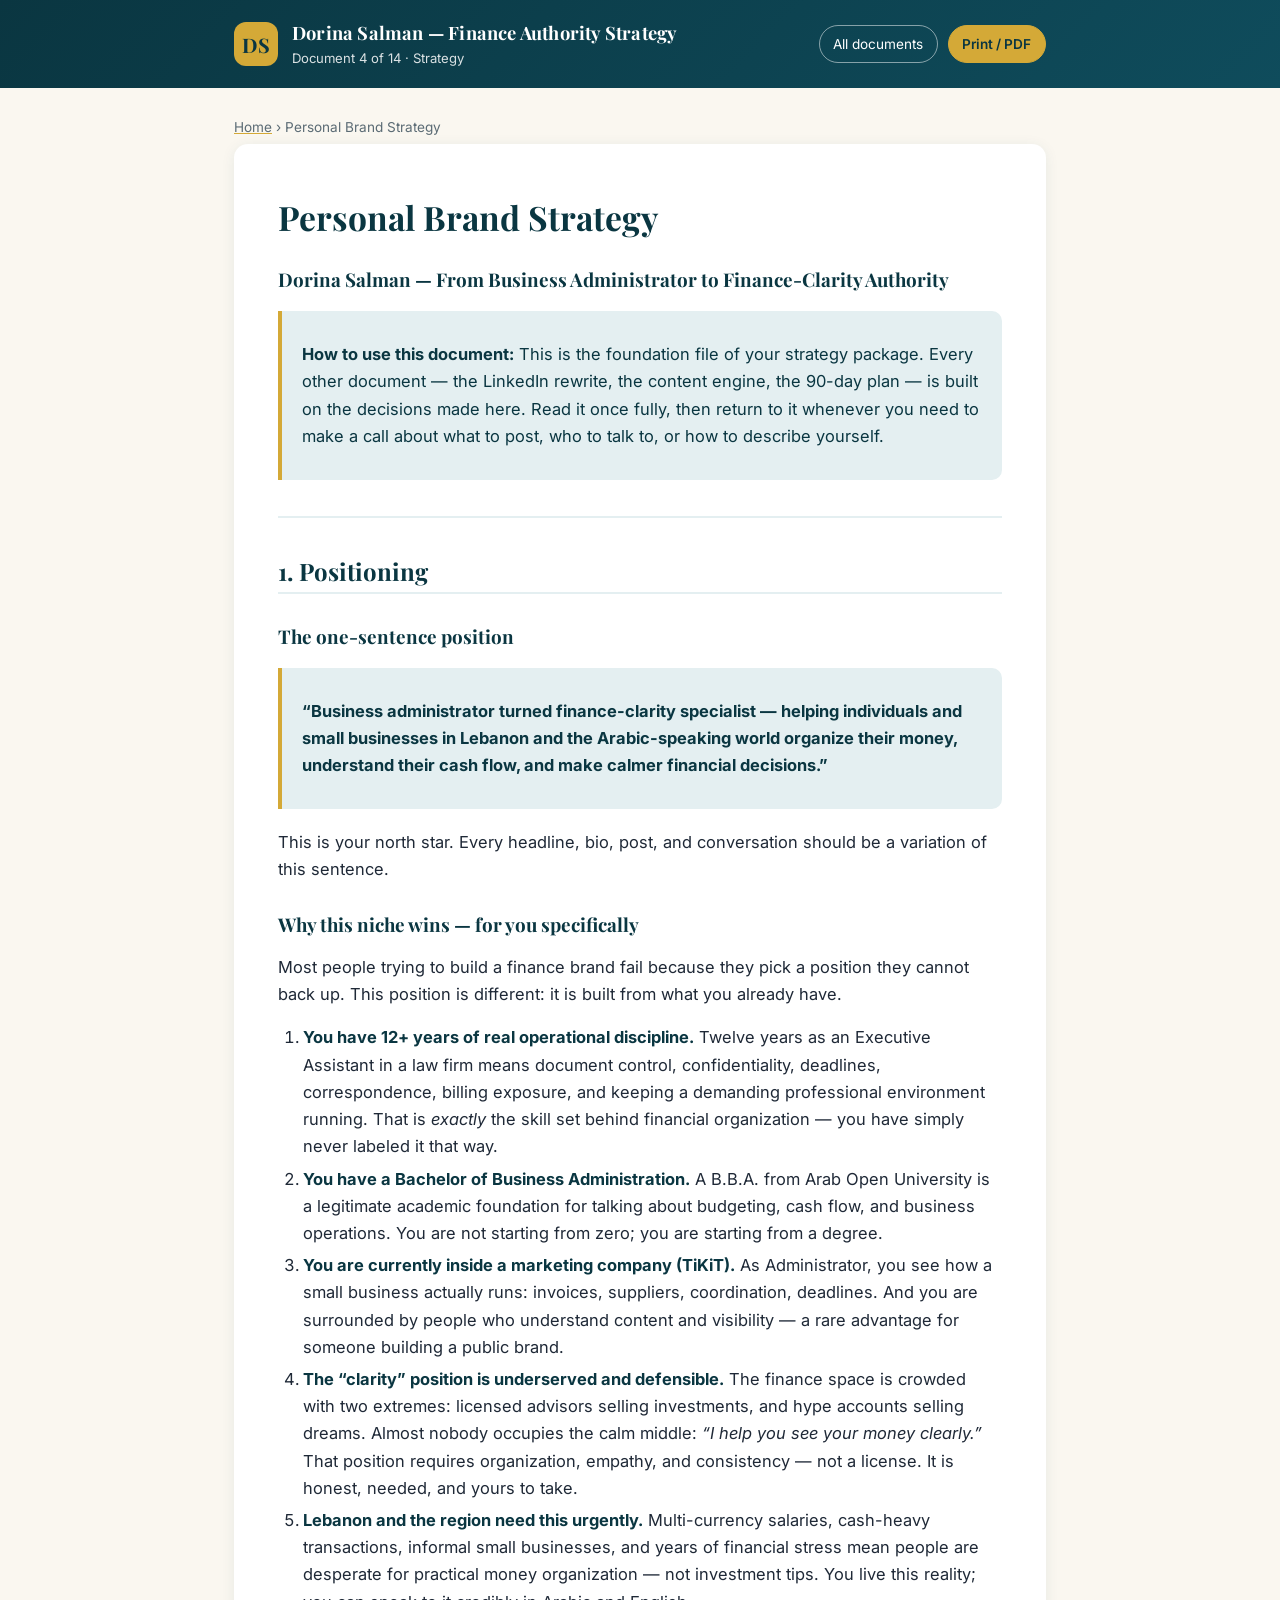
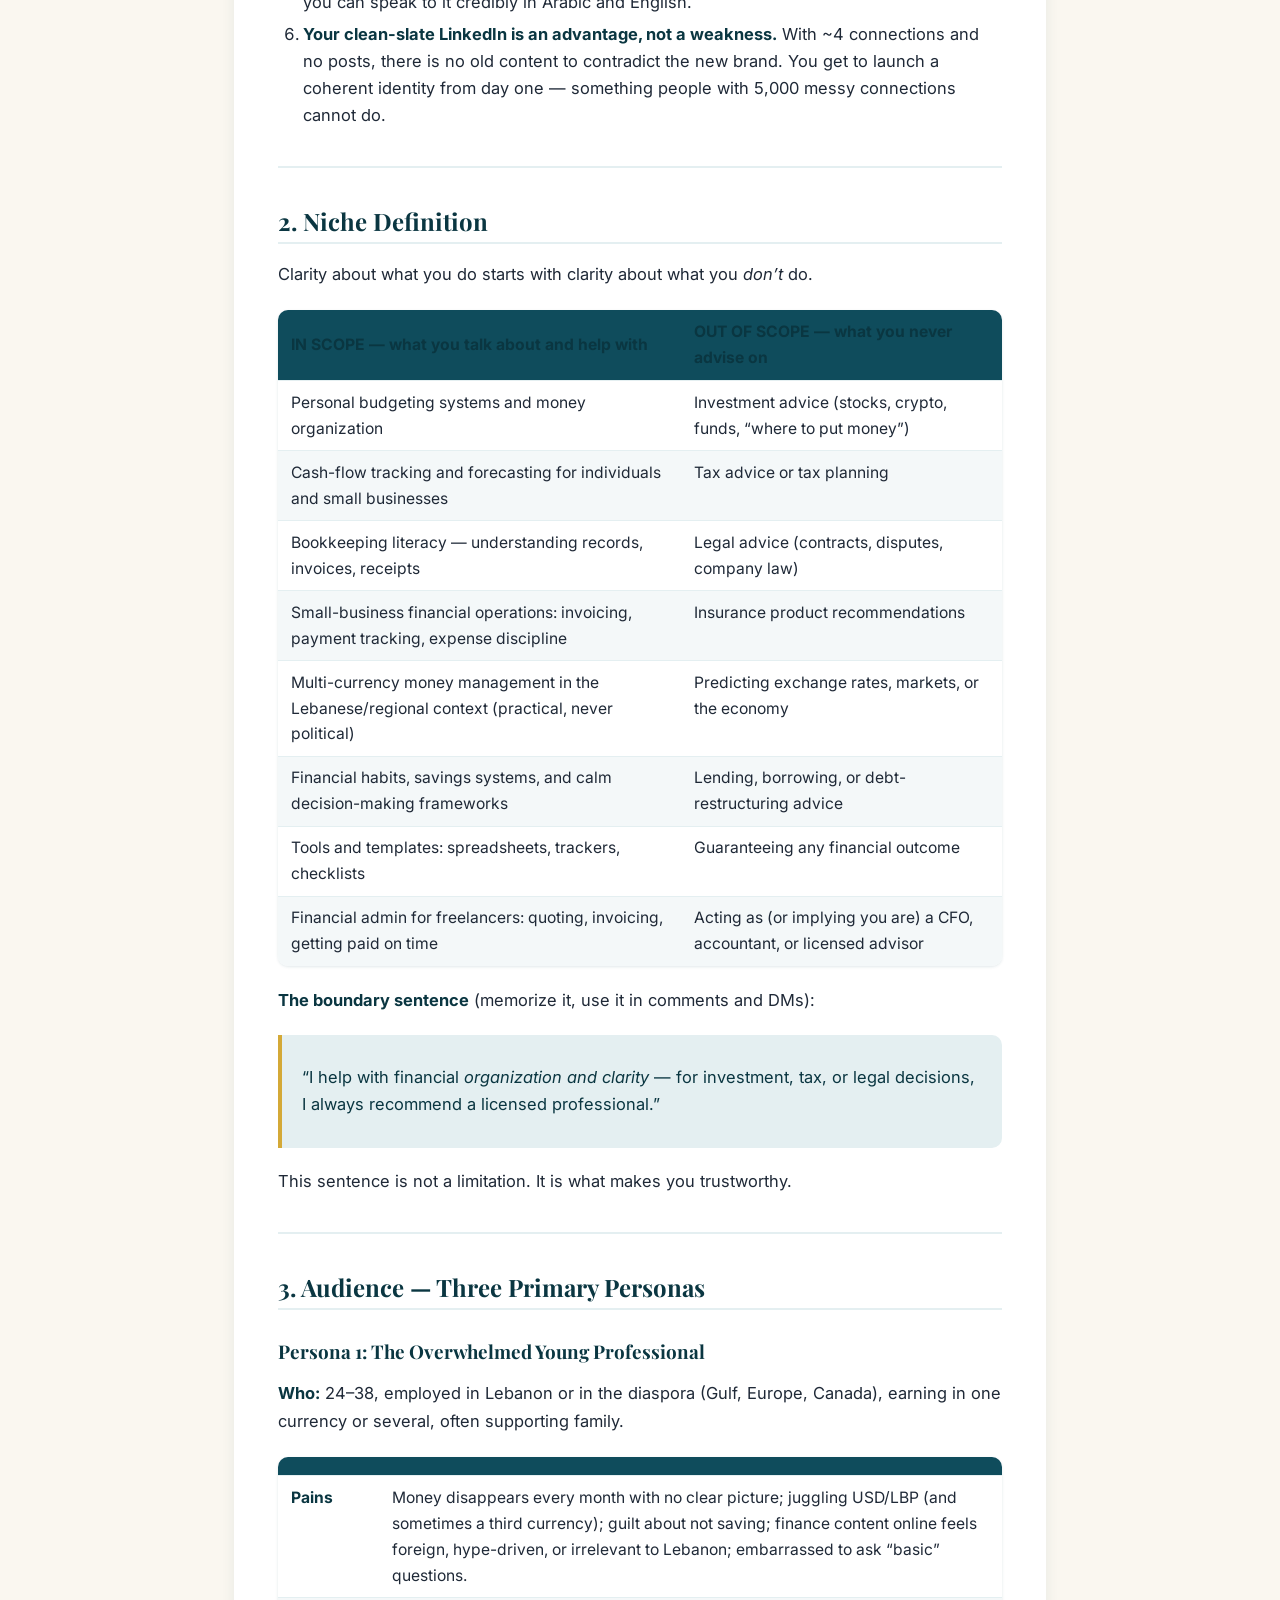
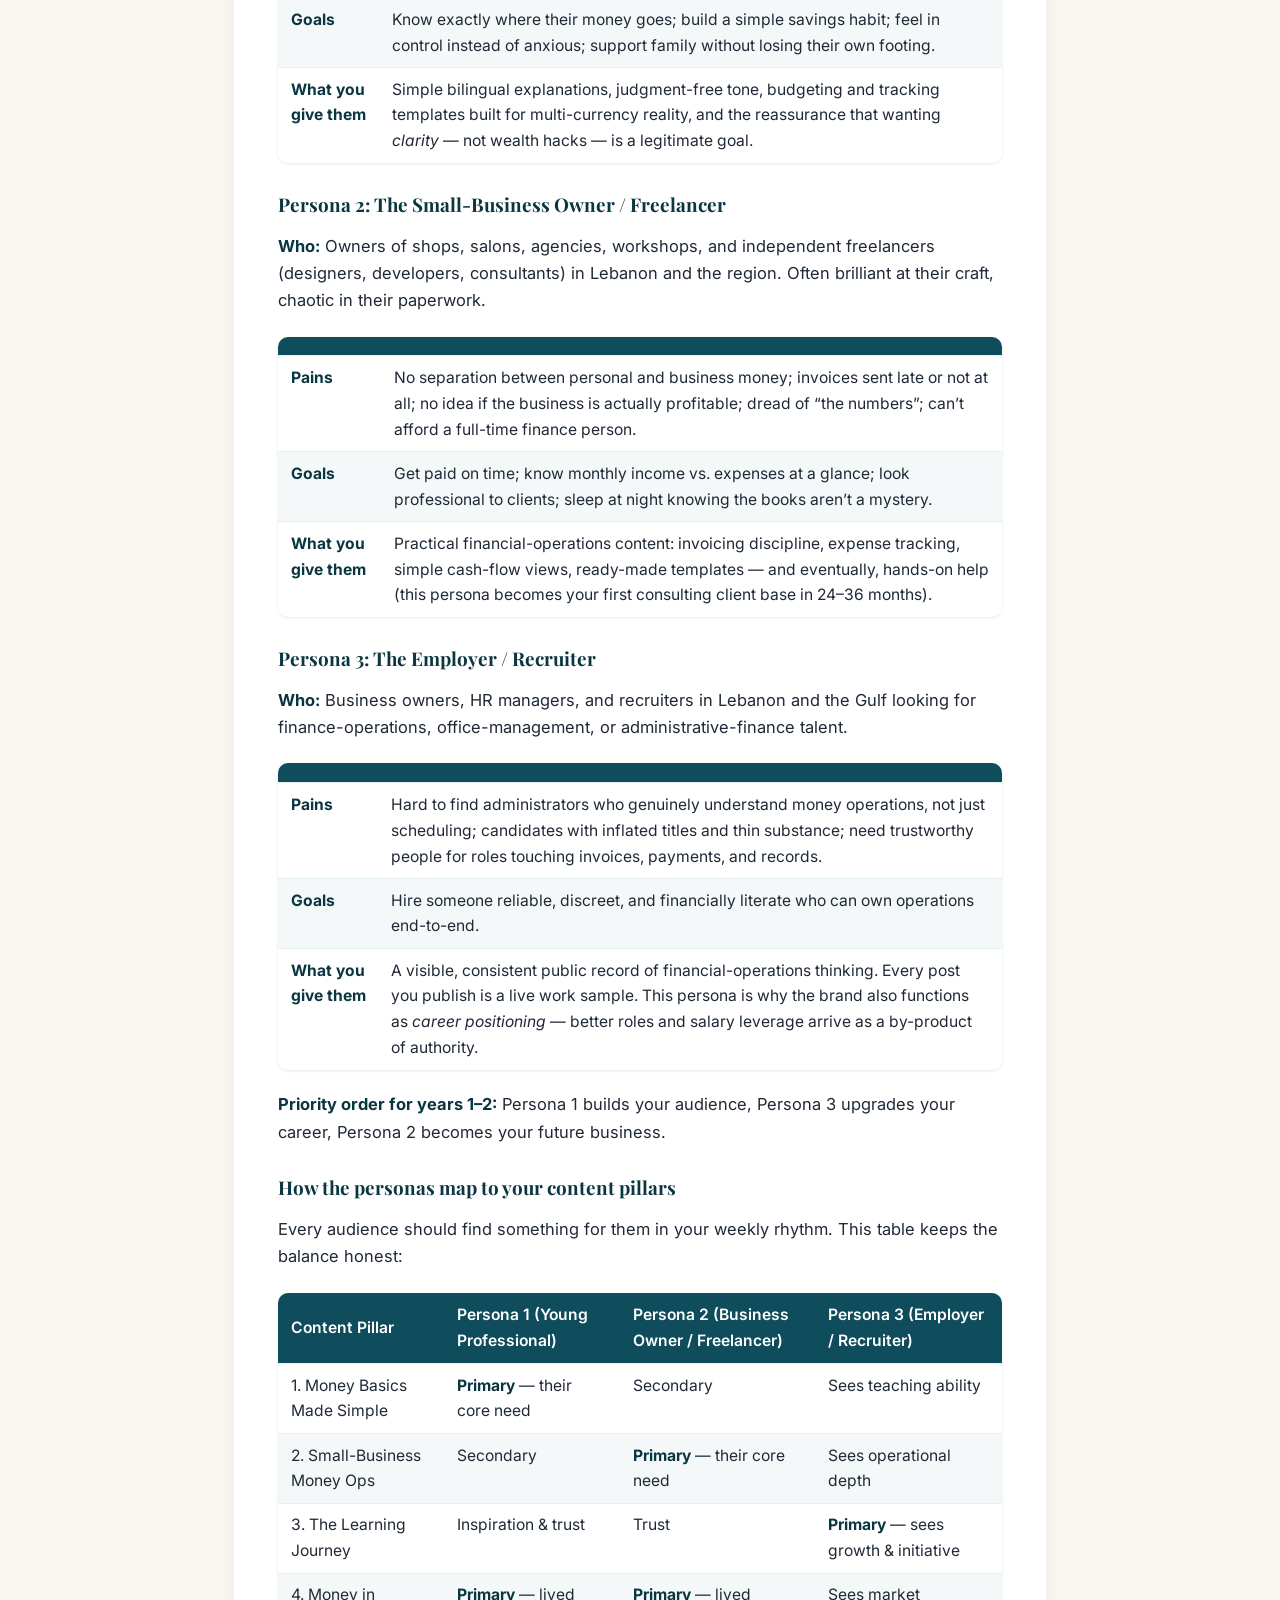
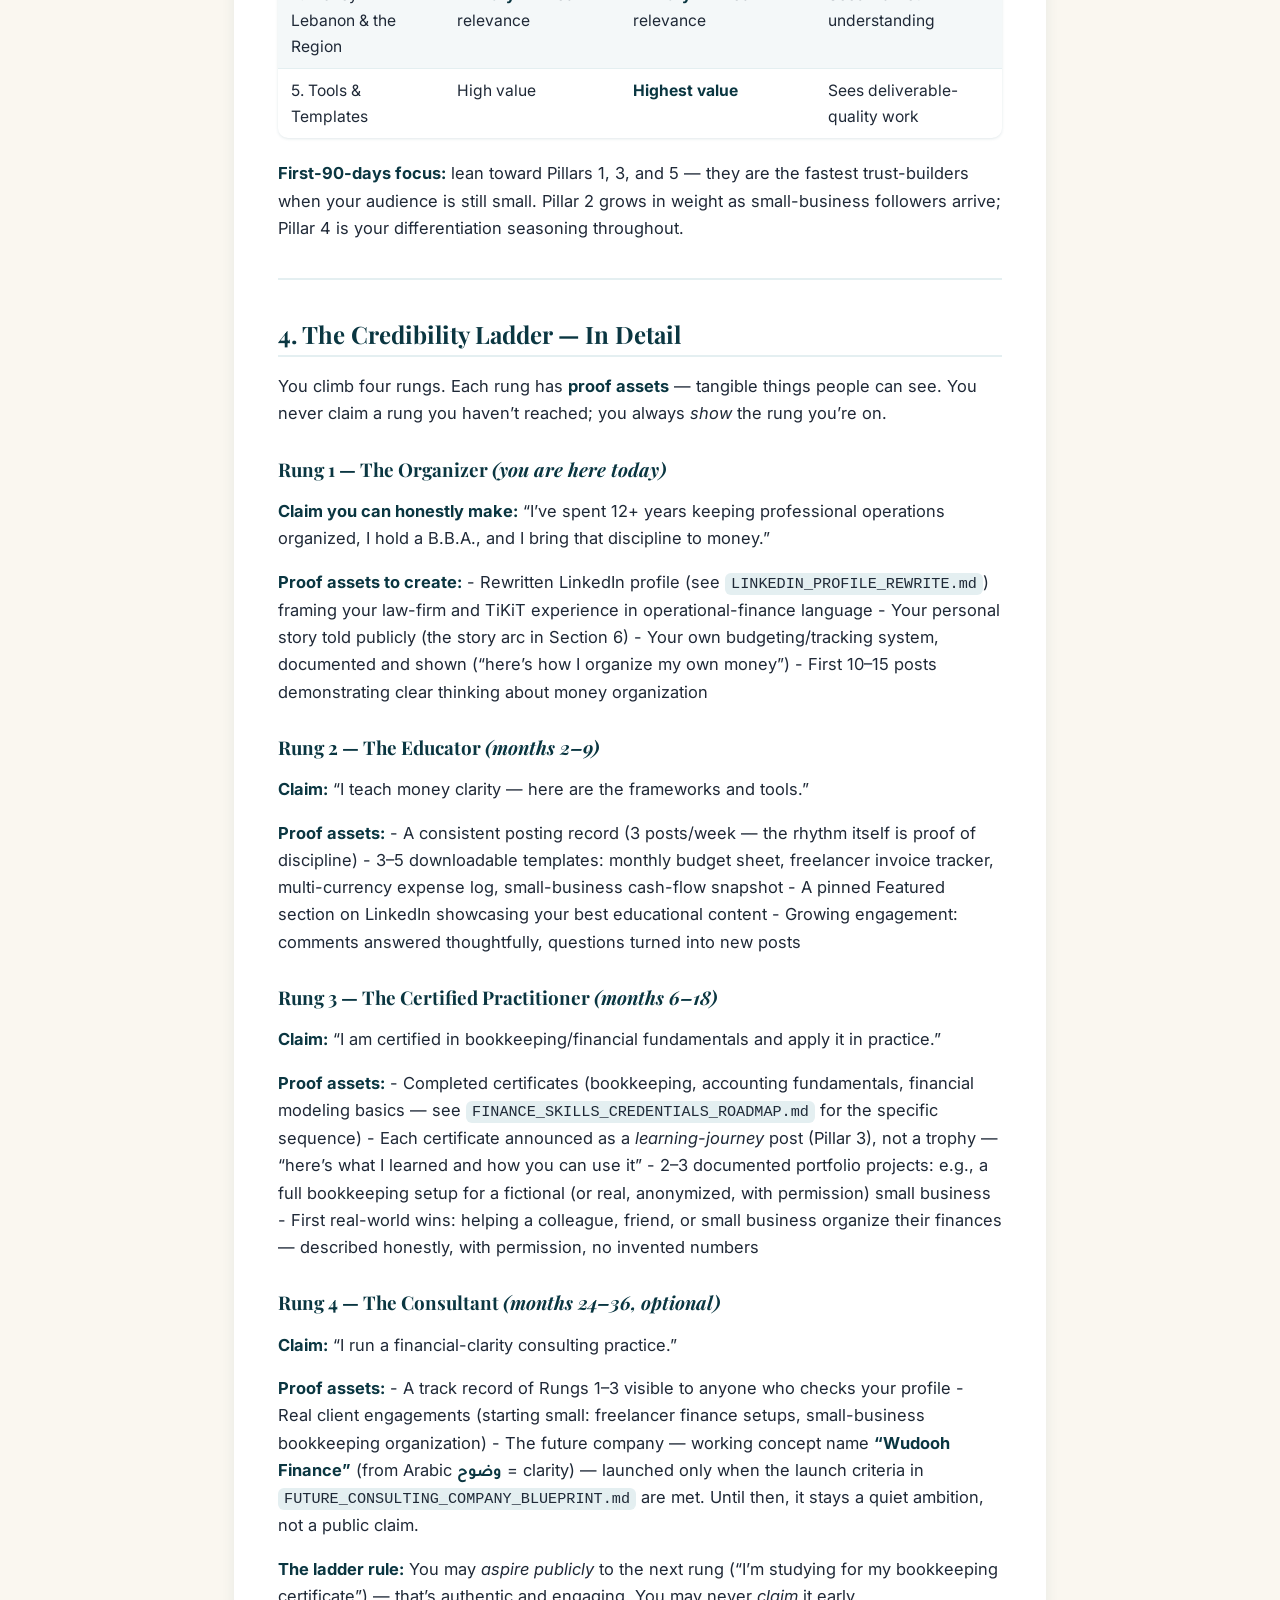
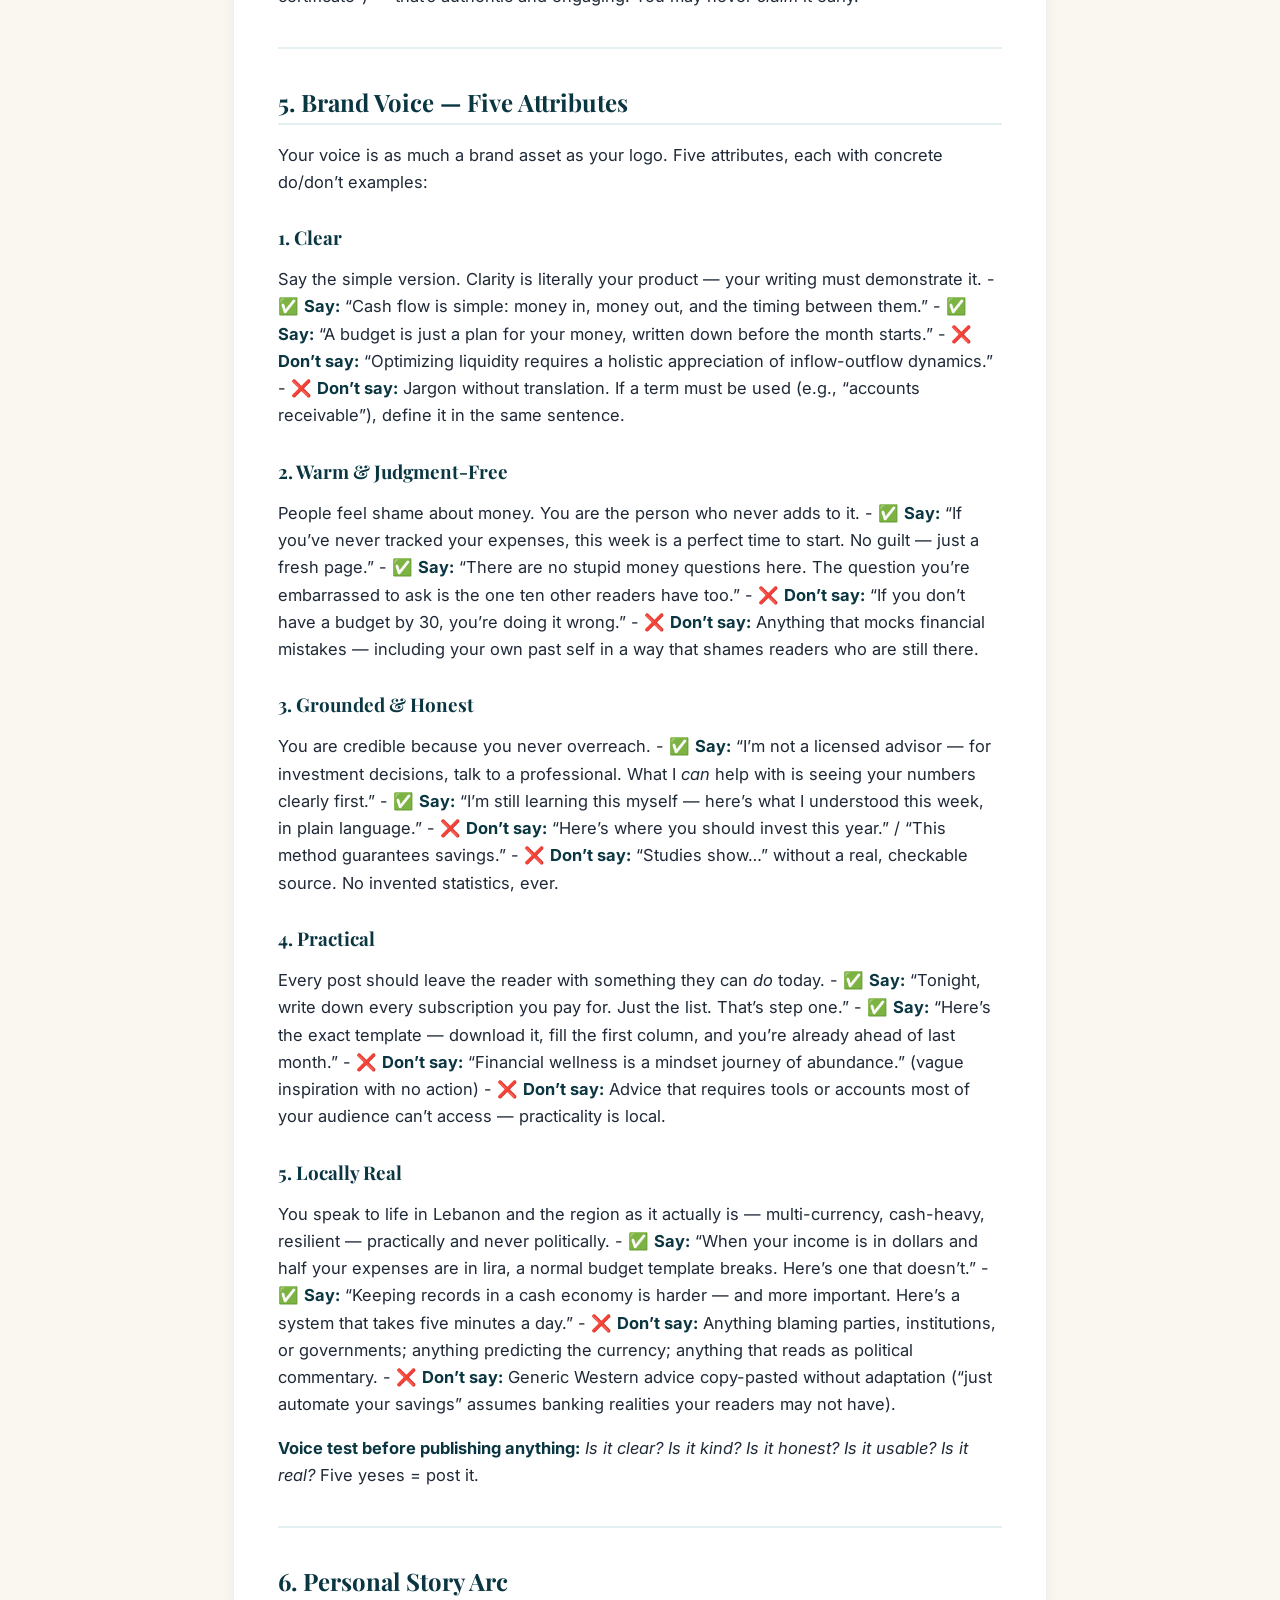
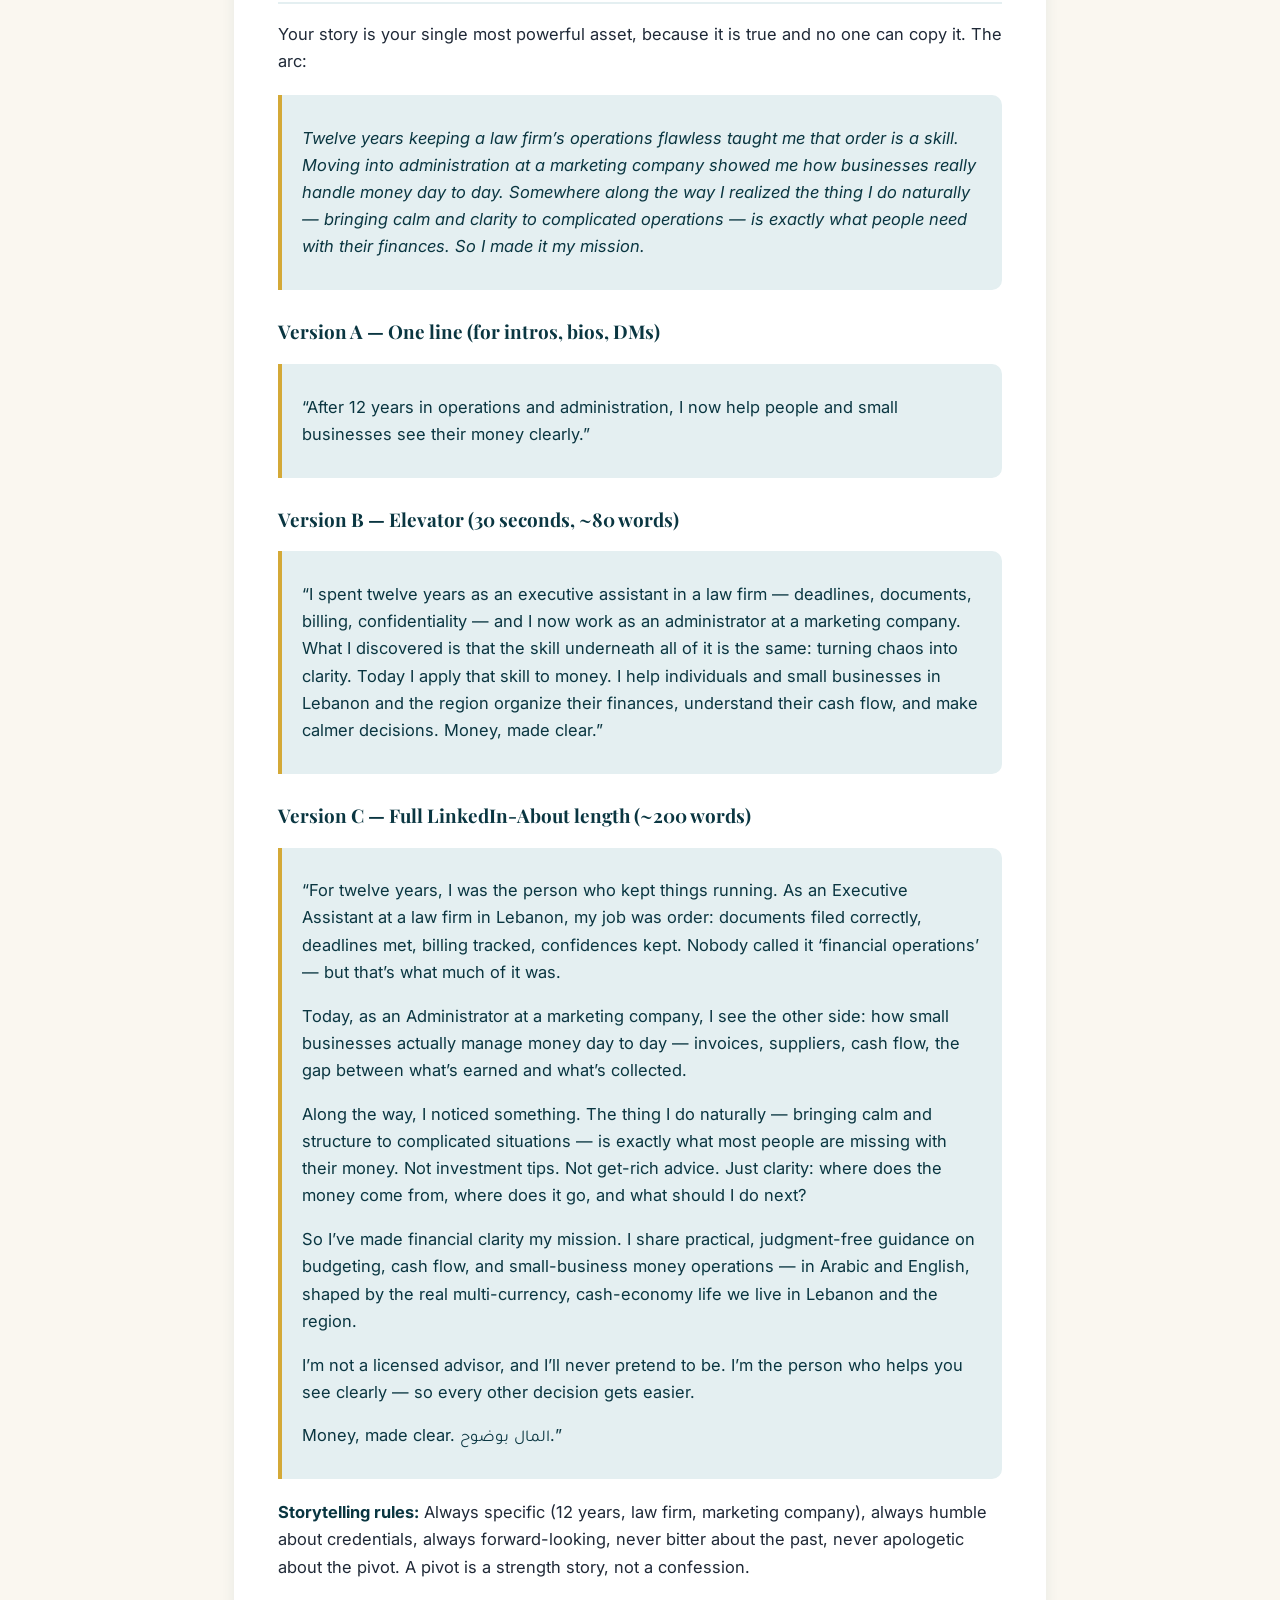
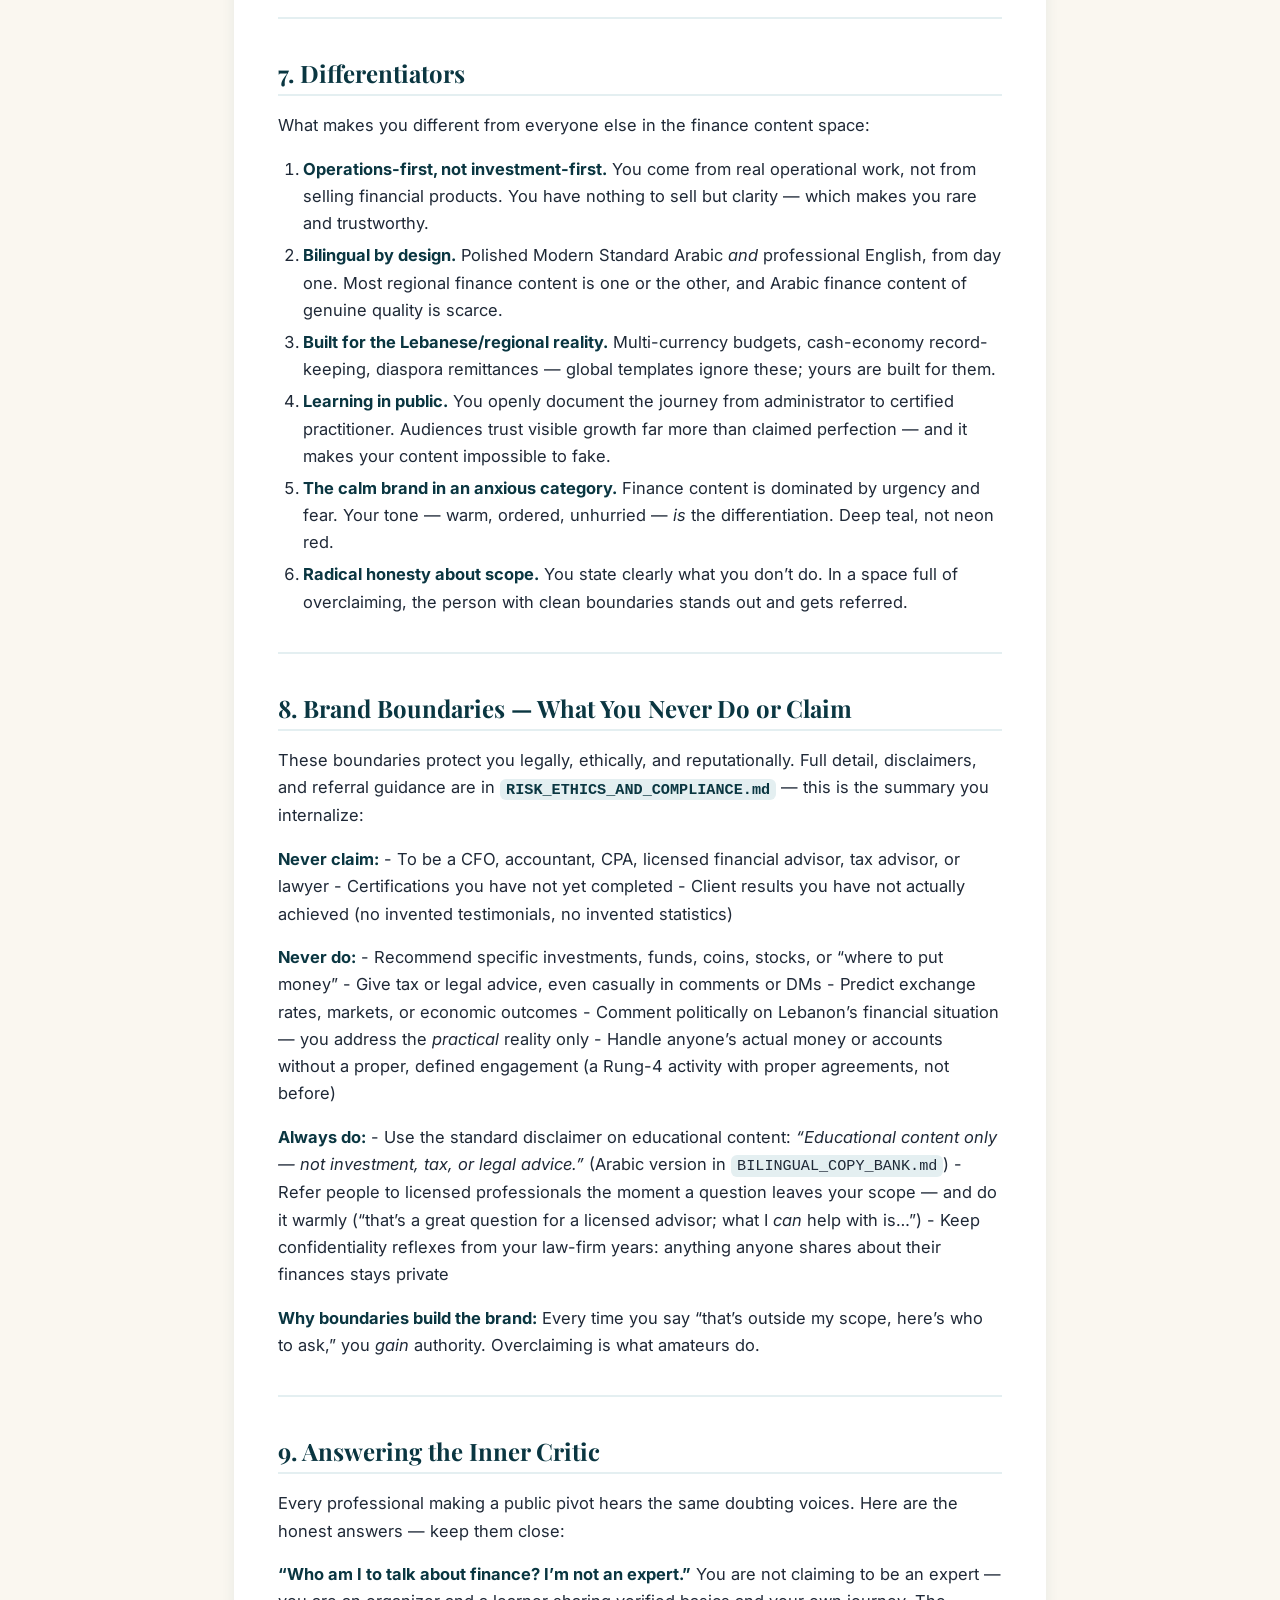
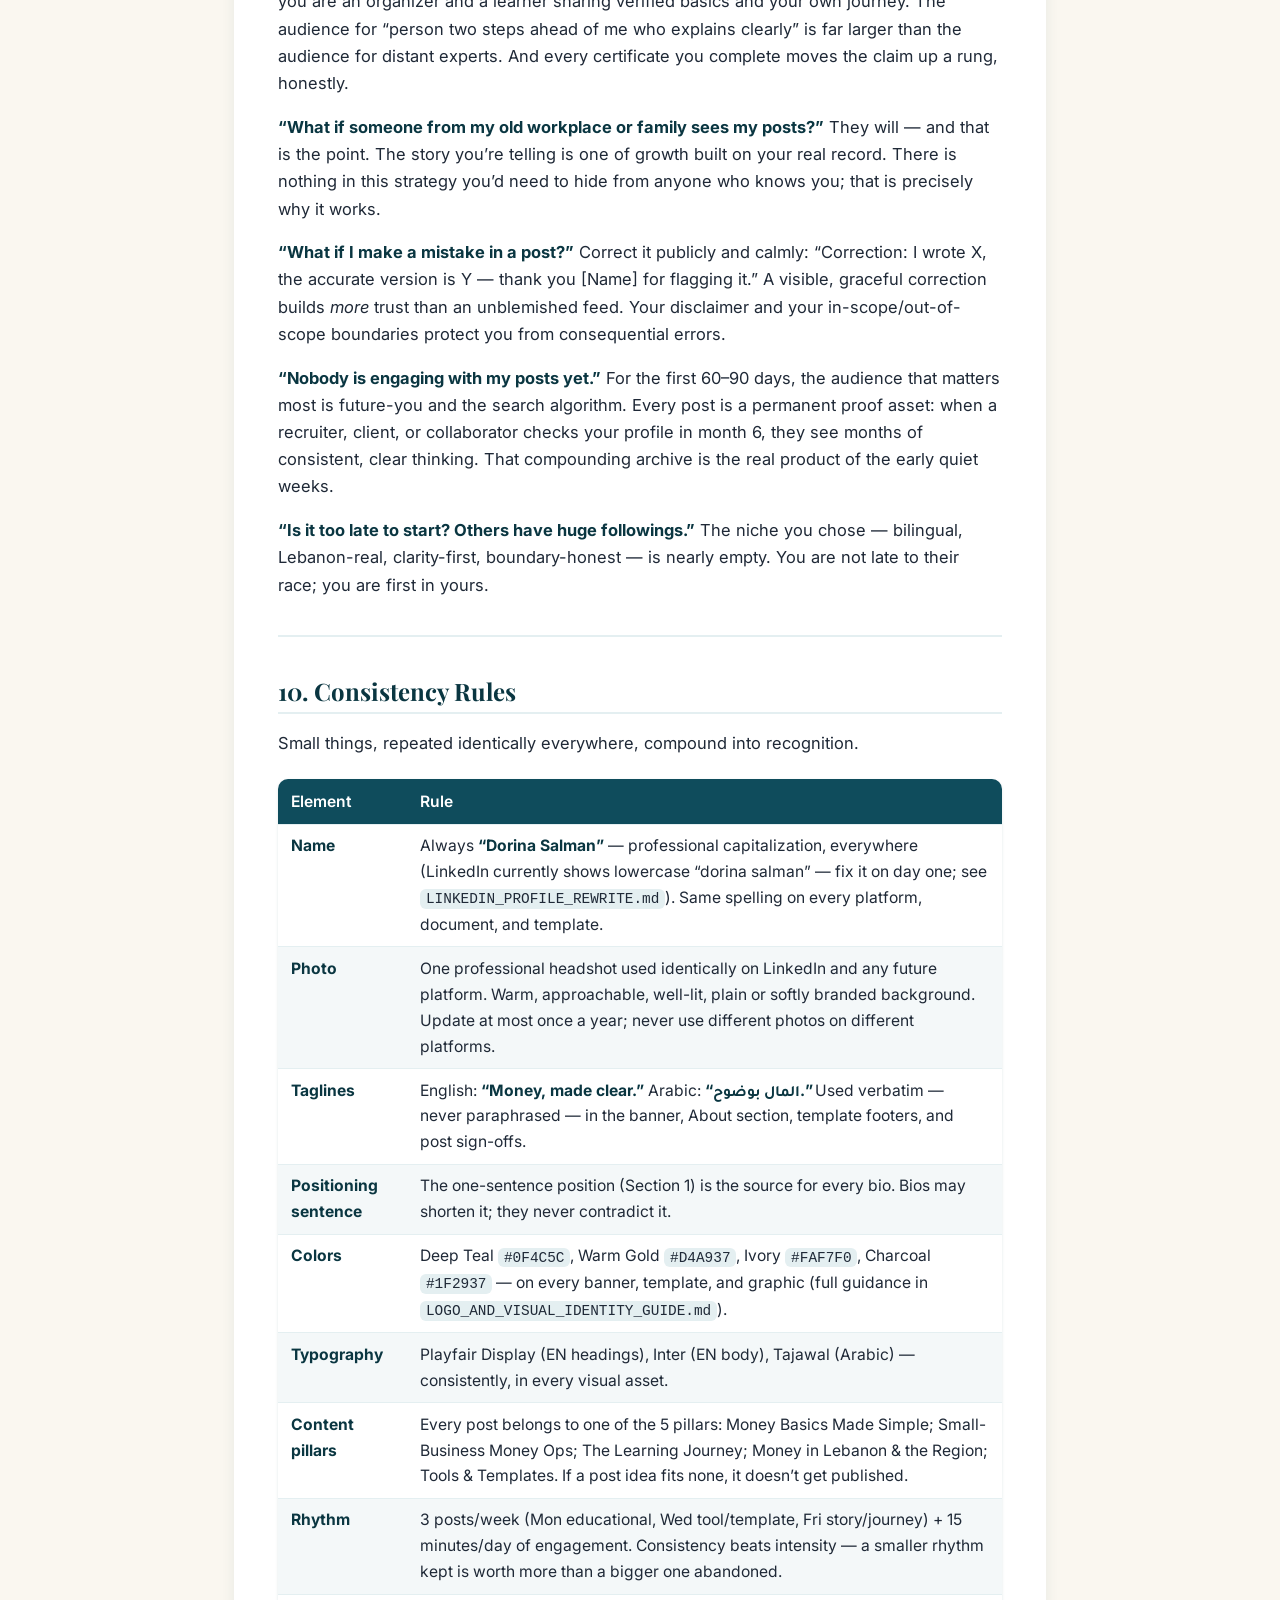
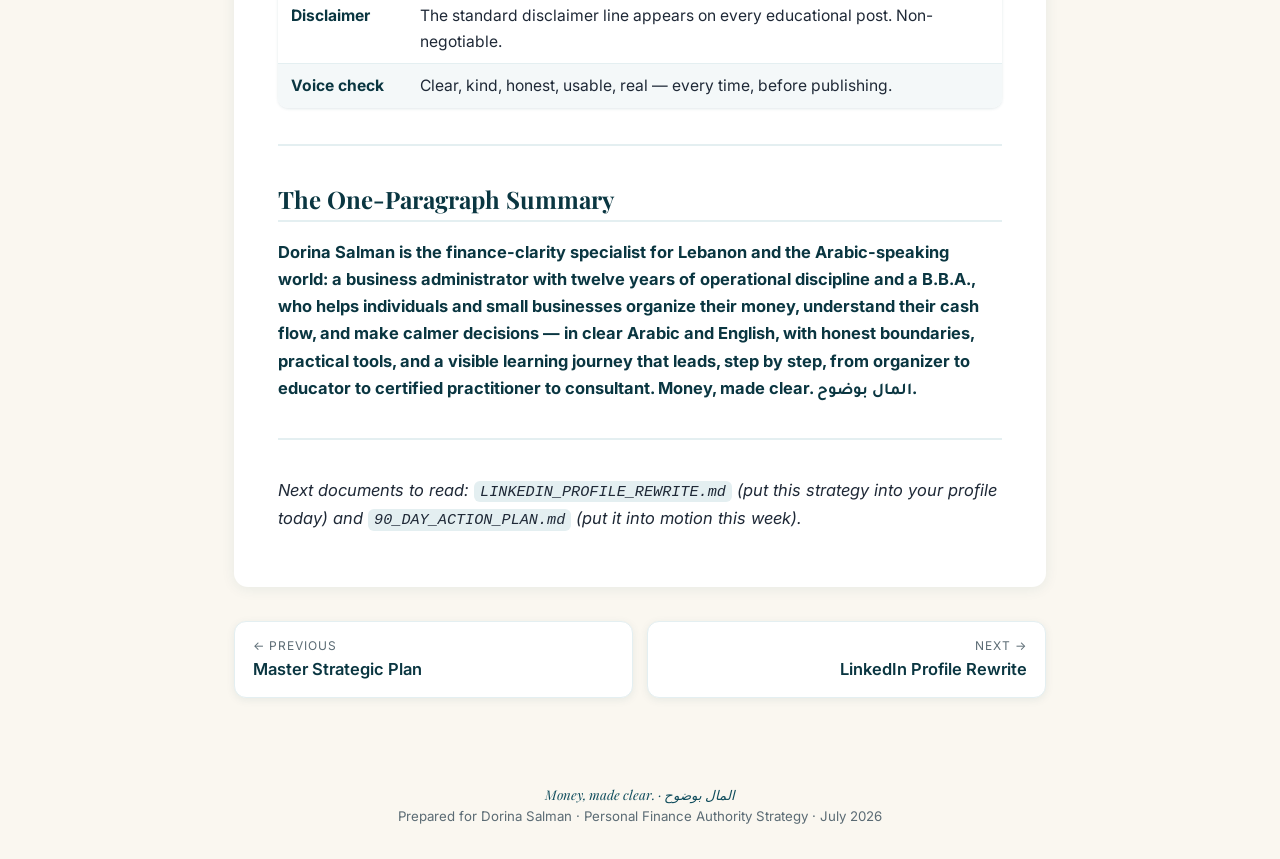
<file: brand-strategy.html>
<!DOCTYPE html>
<html lang="en">
<head>
<meta charset="utf-8">
<meta name="viewport" content="width=device-width, initial-scale=1">
<title>Personal Brand Strategy — Dorina Salman Strategy</title>
<link rel="preconnect" href="https://fonts.googleapis.com">
<link href="https://fonts.googleapis.com/css2?family=Playfair+Display:ital,wght@0,600;0,700;1,600&family=Inter:wght@400;600&family=Tajawal:wght@400;500;700&display=swap" rel="stylesheet">
<link rel="stylesheet" href="assets/style.css">
</head>
<body>
<header class="site-head">
  <div class="head-inner">
    <div class="brandmark">DS</div>
    <div class="head-titles">
      <div class="t1">Dorina Salman — Finance Authority Strategy</div>
      <div class="t2">Document 4 of 14 · Strategy</div>
    </div>
    <div class="head-actions">
      <a class="btn" href="index.html">All documents</a>
      <button class="btn gold" onclick="window.print()">Print / PDF</button>
    </div>
  </div>
</header>
<main>
  <div class="crumbs"><a href="index.html">Home</a> › Personal Brand Strategy</div>
  <article class="doc-card">
<h1>Personal Brand Strategy</h1>
<h3>Dorina Salman — From Business Administrator to Finance-Clarity Authority</h3>
<blockquote>
<p><strong>How to use this document:</strong> This is the foundation file of your strategy package. Every other document — the LinkedIn rewrite, the content engine, the 90-day plan — is built on the decisions made here. Read it once fully, then return to it whenever you need to make a call about what to post, who to talk to, or how to describe yourself.</p>
</blockquote>
<hr />
<h2>1. Positioning</h2>
<h3>The one-sentence position</h3>
<blockquote>
<p><strong>&ldquo;Business administrator turned finance-clarity specialist — helping individuals and small businesses in Lebanon and the Arabic-speaking world organize their money, understand their cash flow, and make calmer financial decisions.&rdquo;</strong></p>
</blockquote>
<p>This is your north star. Every headline, bio, post, and conversation should be a variation of this sentence.</p>
<h3>Why this niche wins — for you specifically</h3>
<p>Most people trying to build a finance brand fail because they pick a position they cannot back up. This position is different: it is built from what you already have.</p>
<ol>
<li><strong>You have 12+ years of real operational discipline.</strong> Twelve years as an Executive Assistant in a law firm means document control, confidentiality, deadlines, correspondence, billing exposure, and keeping a demanding professional environment running. That is <em>exactly</em> the skill set behind financial organization — you have simply never labeled it that way.</li>
<li><strong>You have a Bachelor of Business Administration.</strong> A B.B.A. from Arab Open University is a legitimate academic foundation for talking about budgeting, cash flow, and business operations. You are not starting from zero; you are starting from a degree.</li>
<li><strong>You are currently inside a marketing company (TiKiT).</strong> As Administrator, you see how a small business actually runs: invoices, suppliers, coordination, deadlines. And you are surrounded by people who understand content and visibility — a rare advantage for someone building a public brand.</li>
<li><strong>The &ldquo;clarity&rdquo; position is underserved and defensible.</strong> The finance space is crowded with two extremes: licensed advisors selling investments, and hype accounts selling dreams. Almost nobody occupies the calm middle: <em>&ldquo;I help you see your money clearly.&rdquo;</em> That position requires organization, empathy, and consistency — not a license. It is honest, needed, and yours to take.</li>
<li><strong>Lebanon and the region need this urgently.</strong> Multi-currency salaries, cash-heavy transactions, informal small businesses, and years of financial stress mean people are desperate for practical money organization — not investment tips. You live this reality; you can speak to it credibly in Arabic and English.</li>
<li><strong>Your clean-slate LinkedIn is an advantage, not a weakness.</strong> With ~4 connections and no posts, there is no old content to contradict the new brand. You get to launch a coherent identity from day one — something people with 5,000 messy connections cannot do.</li>
</ol>
<hr />
<h2>2. Niche Definition</h2>
<p>Clarity about what you do starts with clarity about what you <em>don&rsquo;t</em> do.</p>
<table>
<thead>
<tr>
<th><strong>IN SCOPE — what you talk about and help with</strong></th>
<th><strong>OUT OF SCOPE — what you never advise on</strong></th>
</tr>
</thead>
<tbody>
<tr>
<td>Personal budgeting systems and money organization</td>
<td>Investment advice (stocks, crypto, funds, &ldquo;where to put money&rdquo;)</td>
</tr>
<tr>
<td>Cash-flow tracking and forecasting for individuals and small businesses</td>
<td>Tax advice or tax planning</td>
</tr>
<tr>
<td>Bookkeeping literacy — understanding records, invoices, receipts</td>
<td>Legal advice (contracts, disputes, company law)</td>
</tr>
<tr>
<td>Small-business financial operations: invoicing, payment tracking, expense discipline</td>
<td>Insurance product recommendations</td>
</tr>
<tr>
<td>Multi-currency money management in the Lebanese/regional context (practical, never political)</td>
<td>Predicting exchange rates, markets, or the economy</td>
</tr>
<tr>
<td>Financial habits, savings systems, and calm decision-making frameworks</td>
<td>Lending, borrowing, or debt-restructuring advice</td>
</tr>
<tr>
<td>Tools and templates: spreadsheets, trackers, checklists</td>
<td>Guaranteeing any financial outcome</td>
</tr>
<tr>
<td>Financial admin for freelancers: quoting, invoicing, getting paid on time</td>
<td>Acting as (or implying you are) a CFO, accountant, or licensed advisor</td>
</tr>
</tbody>
</table>
<p><strong>The boundary sentence</strong> (memorize it, use it in comments and DMs):</p>
<blockquote>
<p>&ldquo;I help with financial <em>organization and clarity</em> — for investment, tax, or legal decisions, I always recommend a licensed professional.&rdquo;</p>
</blockquote>
<p>This sentence is not a limitation. It is what makes you trustworthy.</p>
<hr />
<h2>3. Audience — Three Primary Personas</h2>
<h3>Persona 1: The Overwhelmed Young Professional</h3>
<p><strong>Who:</strong> 24–38, employed in Lebanon or in the diaspora (Gulf, Europe, Canada), earning in one currency or several, often supporting family.</p>
<table>
<thead>
<tr>
<th></th>
<th></th>
</tr>
</thead>
<tbody>
<tr>
<td><strong>Pains</strong></td>
<td>Money disappears every month with no clear picture; juggling USD/LBP (and sometimes a third currency); guilt about not saving; finance content online feels foreign, hype-driven, or irrelevant to Lebanon; embarrassed to ask &ldquo;basic&rdquo; questions.</td>
</tr>
<tr>
<td><strong>Goals</strong></td>
<td>Know exactly where their money goes; build a simple savings habit; feel in control instead of anxious; support family without losing their own footing.</td>
</tr>
<tr>
<td><strong>What you give them</strong></td>
<td>Simple bilingual explanations, judgment-free tone, budgeting and tracking templates built for multi-currency reality, and the reassurance that wanting <em>clarity</em> — not wealth hacks — is a legitimate goal.</td>
</tr>
</tbody>
</table>
<h3>Persona 2: The Small-Business Owner / Freelancer</h3>
<p><strong>Who:</strong> Owners of shops, salons, agencies, workshops, and independent freelancers (designers, developers, consultants) in Lebanon and the region. Often brilliant at their craft, chaotic in their paperwork.</p>
<table>
<thead>
<tr>
<th></th>
<th></th>
</tr>
</thead>
<tbody>
<tr>
<td><strong>Pains</strong></td>
<td>No separation between personal and business money; invoices sent late or not at all; no idea if the business is actually profitable; dread of &ldquo;the numbers&rdquo;; can&rsquo;t afford a full-time finance person.</td>
</tr>
<tr>
<td><strong>Goals</strong></td>
<td>Get paid on time; know monthly income vs. expenses at a glance; look professional to clients; sleep at night knowing the books aren&rsquo;t a mystery.</td>
</tr>
<tr>
<td><strong>What you give them</strong></td>
<td>Practical financial-operations content: invoicing discipline, expense tracking, simple cash-flow views, ready-made templates — and eventually, hands-on help (this persona becomes your first consulting client base in 24–36 months).</td>
</tr>
</tbody>
</table>
<h3>Persona 3: The Employer / Recruiter</h3>
<p><strong>Who:</strong> Business owners, HR managers, and recruiters in Lebanon and the Gulf looking for finance-operations, office-management, or administrative-finance talent.</p>
<table>
<thead>
<tr>
<th></th>
<th></th>
</tr>
</thead>
<tbody>
<tr>
<td><strong>Pains</strong></td>
<td>Hard to find administrators who genuinely understand money operations, not just scheduling; candidates with inflated titles and thin substance; need trustworthy people for roles touching invoices, payments, and records.</td>
</tr>
<tr>
<td><strong>Goals</strong></td>
<td>Hire someone reliable, discreet, and financially literate who can own operations end-to-end.</td>
</tr>
<tr>
<td><strong>What you give them</strong></td>
<td>A visible, consistent public record of financial-operations thinking. Every post you publish is a live work sample. This persona is why the brand also functions as <em>career positioning</em> — better roles and salary leverage arrive as a by-product of authority.</td>
</tr>
</tbody>
</table>
<p><strong>Priority order for years 1–2:</strong> Persona 1 builds your audience, Persona 3 upgrades your career, Persona 2 becomes your future business.</p>
<h3>How the personas map to your content pillars</h3>
<p>Every audience should find something for them in your weekly rhythm. This table keeps the balance honest:</p>
<table>
<thead>
<tr>
<th>Content Pillar</th>
<th>Persona 1 (Young Professional)</th>
<th>Persona 2 (Business Owner / Freelancer)</th>
<th>Persona 3 (Employer / Recruiter)</th>
</tr>
</thead>
<tbody>
<tr>
<td>1. Money Basics Made Simple</td>
<td><strong>Primary</strong> — their core need</td>
<td>Secondary</td>
<td>Sees teaching ability</td>
</tr>
<tr>
<td>2. Small-Business Money Ops</td>
<td>Secondary</td>
<td><strong>Primary</strong> — their core need</td>
<td>Sees operational depth</td>
</tr>
<tr>
<td>3. The Learning Journey</td>
<td>Inspiration &amp; trust</td>
<td>Trust</td>
<td><strong>Primary</strong> — sees growth &amp; initiative</td>
</tr>
<tr>
<td>4. Money in Lebanon &amp; the Region</td>
<td><strong>Primary</strong> — lived relevance</td>
<td><strong>Primary</strong> — lived relevance</td>
<td>Sees market understanding</td>
</tr>
<tr>
<td>5. Tools &amp; Templates</td>
<td>High value</td>
<td><strong>Highest value</strong></td>
<td>Sees deliverable-quality work</td>
</tr>
</tbody>
</table>
<p><strong>First-90-days focus:</strong> lean toward Pillars 1, 3, and 5 — they are the fastest trust-builders when your audience is still small. Pillar 2 grows in weight as small-business followers arrive; Pillar 4 is your differentiation seasoning throughout.</p>
<hr />
<h2>4. The Credibility Ladder — In Detail</h2>
<p>You climb four rungs. Each rung has <strong>proof assets</strong> — tangible things people can see. You never claim a rung you haven&rsquo;t reached; you always <em>show</em> the rung you&rsquo;re on.</p>
<h3>Rung 1 — The Organizer <em>(you are here today)</em></h3>
<p><strong>Claim you can honestly make:</strong> &ldquo;I&rsquo;ve spent 12+ years keeping professional operations organized, I hold a B.B.A., and I bring that discipline to money.&rdquo;</p>
<p><strong>Proof assets to create:</strong>
- Rewritten LinkedIn profile (see <code>LINKEDIN_PROFILE_REWRITE.md</code>) framing your law-firm and TiKiT experience in operational-finance language
- Your personal story told publicly (the story arc in Section 6)
- Your own budgeting/tracking system, documented and shown (&ldquo;here&rsquo;s how I organize my own money&rdquo;)
- First 10–15 posts demonstrating clear thinking about money organization</p>
<h3>Rung 2 — The Educator <em>(months 2–9)</em></h3>
<p><strong>Claim:</strong> &ldquo;I teach money clarity — here are the frameworks and tools.&rdquo;</p>
<p><strong>Proof assets:</strong>
- A consistent posting record (3 posts/week — the rhythm itself is proof of discipline)
- 3–5 downloadable templates: monthly budget sheet, freelancer invoice tracker, multi-currency expense log, small-business cash-flow snapshot
- A pinned Featured section on LinkedIn showcasing your best educational content
- Growing engagement: comments answered thoughtfully, questions turned into new posts</p>
<h3>Rung 3 — The Certified Practitioner <em>(months 6–18)</em></h3>
<p><strong>Claim:</strong> &ldquo;I am certified in bookkeeping/financial fundamentals and apply it in practice.&rdquo;</p>
<p><strong>Proof assets:</strong>
- Completed certificates (bookkeeping, accounting fundamentals, financial modeling basics — see <code>FINANCE_SKILLS_CREDENTIALS_ROADMAP.md</code> for the specific sequence)
- Each certificate announced as a <em>learning-journey</em> post (Pillar 3), not a trophy — &ldquo;here&rsquo;s what I learned and how you can use it&rdquo;
- 2–3 documented portfolio projects: e.g., a full bookkeeping setup for a fictional (or real, anonymized, with permission) small business
- First real-world wins: helping a colleague, friend, or small business organize their finances — described honestly, with permission, no invented numbers</p>
<h3>Rung 4 — The Consultant <em>(months 24–36, optional)</em></h3>
<p><strong>Claim:</strong> &ldquo;I run a financial-clarity consulting practice.&rdquo;</p>
<p><strong>Proof assets:</strong>
- A track record of Rungs 1–3 visible to anyone who checks your profile
- Real client engagements (starting small: freelancer finance setups, small-business bookkeeping organization)
- The future company — working concept name <strong>&ldquo;Wudooh Finance&rdquo;</strong> (from Arabic <strong>وضوح</strong> = clarity) — launched only when the launch criteria in <code>FUTURE_CONSULTING_COMPANY_BLUEPRINT.md</code> are met. Until then, it stays a quiet ambition, not a public claim.</p>
<p><strong>The ladder rule:</strong> You may <em>aspire publicly</em> to the next rung (&ldquo;I&rsquo;m studying for my bookkeeping certificate&rdquo;) — that&rsquo;s authentic and engaging. You may never <em>claim</em> it early.</p>
<hr />
<h2>5. Brand Voice — Five Attributes</h2>
<p>Your voice is as much a brand asset as your logo. Five attributes, each with concrete do/don&rsquo;t examples:</p>
<h3>1. Clear</h3>
<p>Say the simple version. Clarity is literally your product — your writing must demonstrate it.
- ✅ <strong>Say:</strong> &ldquo;Cash flow is simple: money in, money out, and the timing between them.&rdquo;
- ✅ <strong>Say:</strong> &ldquo;A budget is just a plan for your money, written down before the month starts.&rdquo;
- ❌ <strong>Don&rsquo;t say:</strong> &ldquo;Optimizing liquidity requires a holistic appreciation of inflow-outflow dynamics.&rdquo;
- ❌ <strong>Don&rsquo;t say:</strong> Jargon without translation. If a term must be used (e.g., &ldquo;accounts receivable&rdquo;), define it in the same sentence.</p>
<h3>2. Warm &amp; Judgment-Free</h3>
<p>People feel shame about money. You are the person who never adds to it.
- ✅ <strong>Say:</strong> &ldquo;If you&rsquo;ve never tracked your expenses, this week is a perfect time to start. No guilt — just a fresh page.&rdquo;
- ✅ <strong>Say:</strong> &ldquo;There are no stupid money questions here. The question you&rsquo;re embarrassed to ask is the one ten other readers have too.&rdquo;
- ❌ <strong>Don&rsquo;t say:</strong> &ldquo;If you don&rsquo;t have a budget by 30, you&rsquo;re doing it wrong.&rdquo;
- ❌ <strong>Don&rsquo;t say:</strong> Anything that mocks financial mistakes — including your own past self in a way that shames readers who are still there.</p>
<h3>3. Grounded &amp; Honest</h3>
<p>You are credible because you never overreach.
- ✅ <strong>Say:</strong> &ldquo;I&rsquo;m not a licensed advisor — for investment decisions, talk to a professional. What I <em>can</em> help with is seeing your numbers clearly first.&rdquo;
- ✅ <strong>Say:</strong> &ldquo;I&rsquo;m still learning this myself — here&rsquo;s what I understood this week, in plain language.&rdquo;
- ❌ <strong>Don&rsquo;t say:</strong> &ldquo;Here&rsquo;s where you should invest this year.&rdquo; / &ldquo;This method guarantees savings.&rdquo;
- ❌ <strong>Don&rsquo;t say:</strong> &ldquo;Studies show…&rdquo; without a real, checkable source. No invented statistics, ever.</p>
<h3>4. Practical</h3>
<p>Every post should leave the reader with something they can <em>do</em> today.
- ✅ <strong>Say:</strong> &ldquo;Tonight, write down every subscription you pay for. Just the list. That&rsquo;s step one.&rdquo;
- ✅ <strong>Say:</strong> &ldquo;Here&rsquo;s the exact template — download it, fill the first column, and you&rsquo;re already ahead of last month.&rdquo;
- ❌ <strong>Don&rsquo;t say:</strong> &ldquo;Financial wellness is a mindset journey of abundance.&rdquo; (vague inspiration with no action)
- ❌ <strong>Don&rsquo;t say:</strong> Advice that requires tools or accounts most of your audience can&rsquo;t access — practicality is local.</p>
<h3>5. Locally Real</h3>
<p>You speak to life in Lebanon and the region as it actually is — multi-currency, cash-heavy, resilient — practically and never politically.
- ✅ <strong>Say:</strong> &ldquo;When your income is in dollars and half your expenses are in lira, a normal budget template breaks. Here&rsquo;s one that doesn&rsquo;t.&rdquo;
- ✅ <strong>Say:</strong> &ldquo;Keeping records in a cash economy is harder — and more important. Here&rsquo;s a system that takes five minutes a day.&rdquo;
- ❌ <strong>Don&rsquo;t say:</strong> Anything blaming parties, institutions, or governments; anything predicting the currency; anything that reads as political commentary.
- ❌ <strong>Don&rsquo;t say:</strong> Generic Western advice copy-pasted without adaptation (&ldquo;just automate your savings&rdquo; assumes banking realities your readers may not have).</p>
<p><strong>Voice test before publishing anything:</strong> <em>Is it clear? Is it kind? Is it honest? Is it usable? Is it real?</em> Five yeses = post it.</p>
<hr />
<h2>6. Personal Story Arc</h2>
<p>Your story is your single most powerful asset, because it is true and no one can copy it. The arc:</p>
<blockquote>
<p><em>Twelve years keeping a law firm&rsquo;s operations flawless taught me that order is a skill. Moving into administration at a marketing company showed me how businesses really handle money day to day. Somewhere along the way I realized the thing I do naturally — bringing calm and clarity to complicated operations — is exactly what people need with their finances. So I made it my mission.</em></p>
</blockquote>
<h3>Version A — One line (for intros, bios, DMs)</h3>
<blockquote>
<p>&ldquo;After 12 years in operations and administration, I now help people and small businesses see their money clearly.&rdquo;</p>
</blockquote>
<h3>Version B — Elevator (30 seconds, ~80 words)</h3>
<blockquote>
<p>&ldquo;I spent twelve years as an executive assistant in a law firm — deadlines, documents, billing, confidentiality — and I now work as an administrator at a marketing company. What I discovered is that the skill underneath all of it is the same: turning chaos into clarity. Today I apply that skill to money. I help individuals and small businesses in Lebanon and the region organize their finances, understand their cash flow, and make calmer decisions. Money, made clear.&rdquo;</p>
</blockquote>
<h3>Version C — Full LinkedIn-About length (~200 words)</h3>
<blockquote>
<p>&ldquo;For twelve years, I was the person who kept things running. As an Executive Assistant at a law firm in Lebanon, my job was order: documents filed correctly, deadlines met, billing tracked, confidences kept. Nobody called it &lsquo;financial operations&rsquo; — but that&rsquo;s what much of it was.</p>
<p>Today, as an Administrator at a marketing company, I see the other side: how small businesses actually manage money day to day — invoices, suppliers, cash flow, the gap between what&rsquo;s earned and what&rsquo;s collected.</p>
<p>Along the way, I noticed something. The thing I do naturally — bringing calm and structure to complicated situations — is exactly what most people are missing with their money. Not investment tips. Not get-rich advice. Just clarity: where does the money come from, where does it go, and what should I do next?</p>
<p>So I&rsquo;ve made financial clarity my mission. I share practical, judgment-free guidance on budgeting, cash flow, and small-business money operations — in Arabic and English, shaped by the real multi-currency, cash-economy life we live in Lebanon and the region.</p>
<p>I&rsquo;m not a licensed advisor, and I&rsquo;ll never pretend to be. I&rsquo;m the person who helps you see clearly — so every other decision gets easier.</p>
<p>Money, made clear. المال بوضوح.&rdquo;</p>
</blockquote>
<p><strong>Storytelling rules:</strong> Always specific (12 years, law firm, marketing company), always humble about credentials, always forward-looking, never bitter about the past, never apologetic about the pivot. A pivot is a strength story, not a confession.</p>
<hr />
<h2>7. Differentiators</h2>
<p>What makes you different from everyone else in the finance content space:</p>
<ol>
<li><strong>Operations-first, not investment-first.</strong> You come from real operational work, not from selling financial products. You have nothing to sell but clarity — which makes you rare and trustworthy.</li>
<li><strong>Bilingual by design.</strong> Polished Modern Standard Arabic <em>and</em> professional English, from day one. Most regional finance content is one or the other, and Arabic finance content of genuine quality is scarce.</li>
<li><strong>Built for the Lebanese/regional reality.</strong> Multi-currency budgets, cash-economy record-keeping, diaspora remittances — global templates ignore these; yours are built for them.</li>
<li><strong>Learning in public.</strong> You openly document the journey from administrator to certified practitioner. Audiences trust visible growth far more than claimed perfection — and it makes your content impossible to fake.</li>
<li><strong>The calm brand in an anxious category.</strong> Finance content is dominated by urgency and fear. Your tone — warm, ordered, unhurried — <em>is</em> the differentiation. Deep teal, not neon red.</li>
<li><strong>Radical honesty about scope.</strong> You state clearly what you don&rsquo;t do. In a space full of overclaiming, the person with clean boundaries stands out and gets referred.</li>
</ol>
<hr />
<h2>8. Brand Boundaries — What You Never Do or Claim</h2>
<p>These boundaries protect you legally, ethically, and reputationally. Full detail, disclaimers, and referral guidance are in <strong><code>RISK_ETHICS_AND_COMPLIANCE.md</code></strong> — this is the summary you internalize:</p>
<p><strong>Never claim:</strong>
- To be a CFO, accountant, CPA, licensed financial advisor, tax advisor, or lawyer
- Certifications you have not yet completed
- Client results you have not actually achieved (no invented testimonials, no invented statistics)</p>
<p><strong>Never do:</strong>
- Recommend specific investments, funds, coins, stocks, or &ldquo;where to put money&rdquo;
- Give tax or legal advice, even casually in comments or DMs
- Predict exchange rates, markets, or economic outcomes
- Comment politically on Lebanon&rsquo;s financial situation — you address the <em>practical</em> reality only
- Handle anyone&rsquo;s actual money or accounts without a proper, defined engagement (a Rung-4 activity with proper agreements, not before)</p>
<p><strong>Always do:</strong>
- Use the standard disclaimer on educational content: <em>&ldquo;Educational content only — not investment, tax, or legal advice.&rdquo;</em> (Arabic version in <code>BILINGUAL_COPY_BANK.md</code>)
- Refer people to licensed professionals the moment a question leaves your scope — and do it warmly (&ldquo;that&rsquo;s a great question for a licensed advisor; what I <em>can</em> help with is…&rdquo;)
- Keep confidentiality reflexes from your law-firm years: anything anyone shares about their finances stays private</p>
<p><strong>Why boundaries build the brand:</strong> Every time you say &ldquo;that&rsquo;s outside my scope, here&rsquo;s who to ask,&rdquo; you <em>gain</em> authority. Overclaiming is what amateurs do.</p>
<hr />
<h2>9. Answering the Inner Critic</h2>
<p>Every professional making a public pivot hears the same doubting voices. Here are the honest answers — keep them close:</p>
<p><strong>&ldquo;Who am I to talk about finance? I&rsquo;m not an expert.&rdquo;</strong>
You are not claiming to be an expert — you are an organizer and a learner sharing verified basics and your own journey. The audience for &ldquo;person two steps ahead of me who explains clearly&rdquo; is far larger than the audience for distant experts. And every certificate you complete moves the claim up a rung, honestly.</p>
<p><strong>&ldquo;What if someone from my old workplace or family sees my posts?&rdquo;</strong>
They will — and that is the point. The story you&rsquo;re telling is one of growth built on your real record. There is nothing in this strategy you&rsquo;d need to hide from anyone who knows you; that is precisely why it works.</p>
<p><strong>&ldquo;What if I make a mistake in a post?&rdquo;</strong>
Correct it publicly and calmly: &ldquo;Correction: I wrote X, the accurate version is Y — thank you [Name] for flagging it.&rdquo; A visible, graceful correction builds <em>more</em> trust than an unblemished feed. Your disclaimer and your in-scope/out-of-scope boundaries protect you from consequential errors.</p>
<p><strong>&ldquo;Nobody is engaging with my posts yet.&rdquo;</strong>
For the first 60–90 days, the audience that matters most is future-you and the search algorithm. Every post is a permanent proof asset: when a recruiter, client, or collaborator checks your profile in month 6, they see months of consistent, clear thinking. That compounding archive is the real product of the early quiet weeks.</p>
<p><strong>&ldquo;Is it too late to start? Others have huge followings.&rdquo;</strong>
The niche you chose — bilingual, Lebanon-real, clarity-first, boundary-honest — is nearly empty. You are not late to their race; you are first in yours.</p>
<hr />
<h2>10. Consistency Rules</h2>
<p>Small things, repeated identically everywhere, compound into recognition.</p>
<table>
<thead>
<tr>
<th>Element</th>
<th>Rule</th>
</tr>
</thead>
<tbody>
<tr>
<td><strong>Name</strong></td>
<td>Always <strong>&ldquo;Dorina Salman&rdquo;</strong> — professional capitalization, everywhere (LinkedIn currently shows lowercase &ldquo;dorina salman&rdquo; — fix it on day one; see <code>LINKEDIN_PROFILE_REWRITE.md</code>). Same spelling on every platform, document, and template.</td>
</tr>
<tr>
<td><strong>Photo</strong></td>
<td>One professional headshot used identically on LinkedIn and any future platform. Warm, approachable, well-lit, plain or softly branded background. Update at most once a year; never use different photos on different platforms.</td>
</tr>
<tr>
<td><strong>Taglines</strong></td>
<td>English: <strong>&ldquo;Money, made clear.&rdquo;</strong> Arabic: <strong>&ldquo;المال بوضوح.&rdquo;</strong> Used verbatim — never paraphrased — in the banner, About section, template footers, and post sign-offs.</td>
</tr>
<tr>
<td><strong>Positioning sentence</strong></td>
<td>The one-sentence position (Section 1) is the source for every bio. Bios may shorten it; they never contradict it.</td>
</tr>
<tr>
<td><strong>Colors</strong></td>
<td>Deep Teal <code>#0F4C5C</code>, Warm Gold <code>#D4A937</code>, Ivory <code>#FAF7F0</code>, Charcoal <code>#1F2937</code> — on every banner, template, and graphic (full guidance in <code>LOGO_AND_VISUAL_IDENTITY_GUIDE.md</code>).</td>
</tr>
<tr>
<td><strong>Typography</strong></td>
<td>Playfair Display (EN headings), Inter (EN body), Tajawal (Arabic) — consistently, in every visual asset.</td>
</tr>
<tr>
<td><strong>Content pillars</strong></td>
<td>Every post belongs to one of the 5 pillars: Money Basics Made Simple; Small-Business Money Ops; The Learning Journey; Money in Lebanon &amp; the Region; Tools &amp; Templates. If a post idea fits none, it doesn&rsquo;t get published.</td>
</tr>
<tr>
<td><strong>Rhythm</strong></td>
<td>3 posts/week (Mon educational, Wed tool/template, Fri story/journey) + 15 minutes/day of engagement. Consistency beats intensity — a smaller rhythm kept is worth more than a bigger one abandoned.</td>
</tr>
<tr>
<td><strong>Disclaimer</strong></td>
<td>The standard disclaimer line appears on every educational post. Non-negotiable.</td>
</tr>
<tr>
<td><strong>Voice check</strong></td>
<td>Clear, kind, honest, usable, real — every time, before publishing.</td>
</tr>
</tbody>
</table>
<hr />
<h2>The One-Paragraph Summary</h2>
<p><strong>Dorina Salman is the finance-clarity specialist for Lebanon and the Arabic-speaking world: a business administrator with twelve years of operational discipline and a B.B.A., who helps individuals and small businesses organize their money, understand their cash flow, and make calmer decisions — in clear Arabic and English, with honest boundaries, practical tools, and a visible learning journey that leads, step by step, from organizer to educator to certified practitioner to consultant. Money, made clear. المال بوضوح.</strong></p>
<hr />
<p><em>Next documents to read: <code>LINKEDIN_PROFILE_REWRITE.md</code> (put this strategy into your profile today) and <code>90_DAY_ACTION_PLAN.md</code> (put it into motion this week).</em></p>
  </article>
  <nav class="pager">
    <a class="prev" href="master-plan.html"><div class="dir">&larr; Previous</div><div class="name">Master Strategic Plan</div></a>
    <a class="next" href="linkedin-rewrite.html"><div class="dir">Next &rarr;</div><div class="name">LinkedIn Profile Rewrite</div></a>
  </nav>
</main>
<footer class="site-foot">
  <div class="tagline">Money, made clear. · المال بوضوح</div>
  <div>Prepared for Dorina Salman · Personal Finance Authority Strategy · July 2026</div>
</footer>
</body>
</html>
</file>
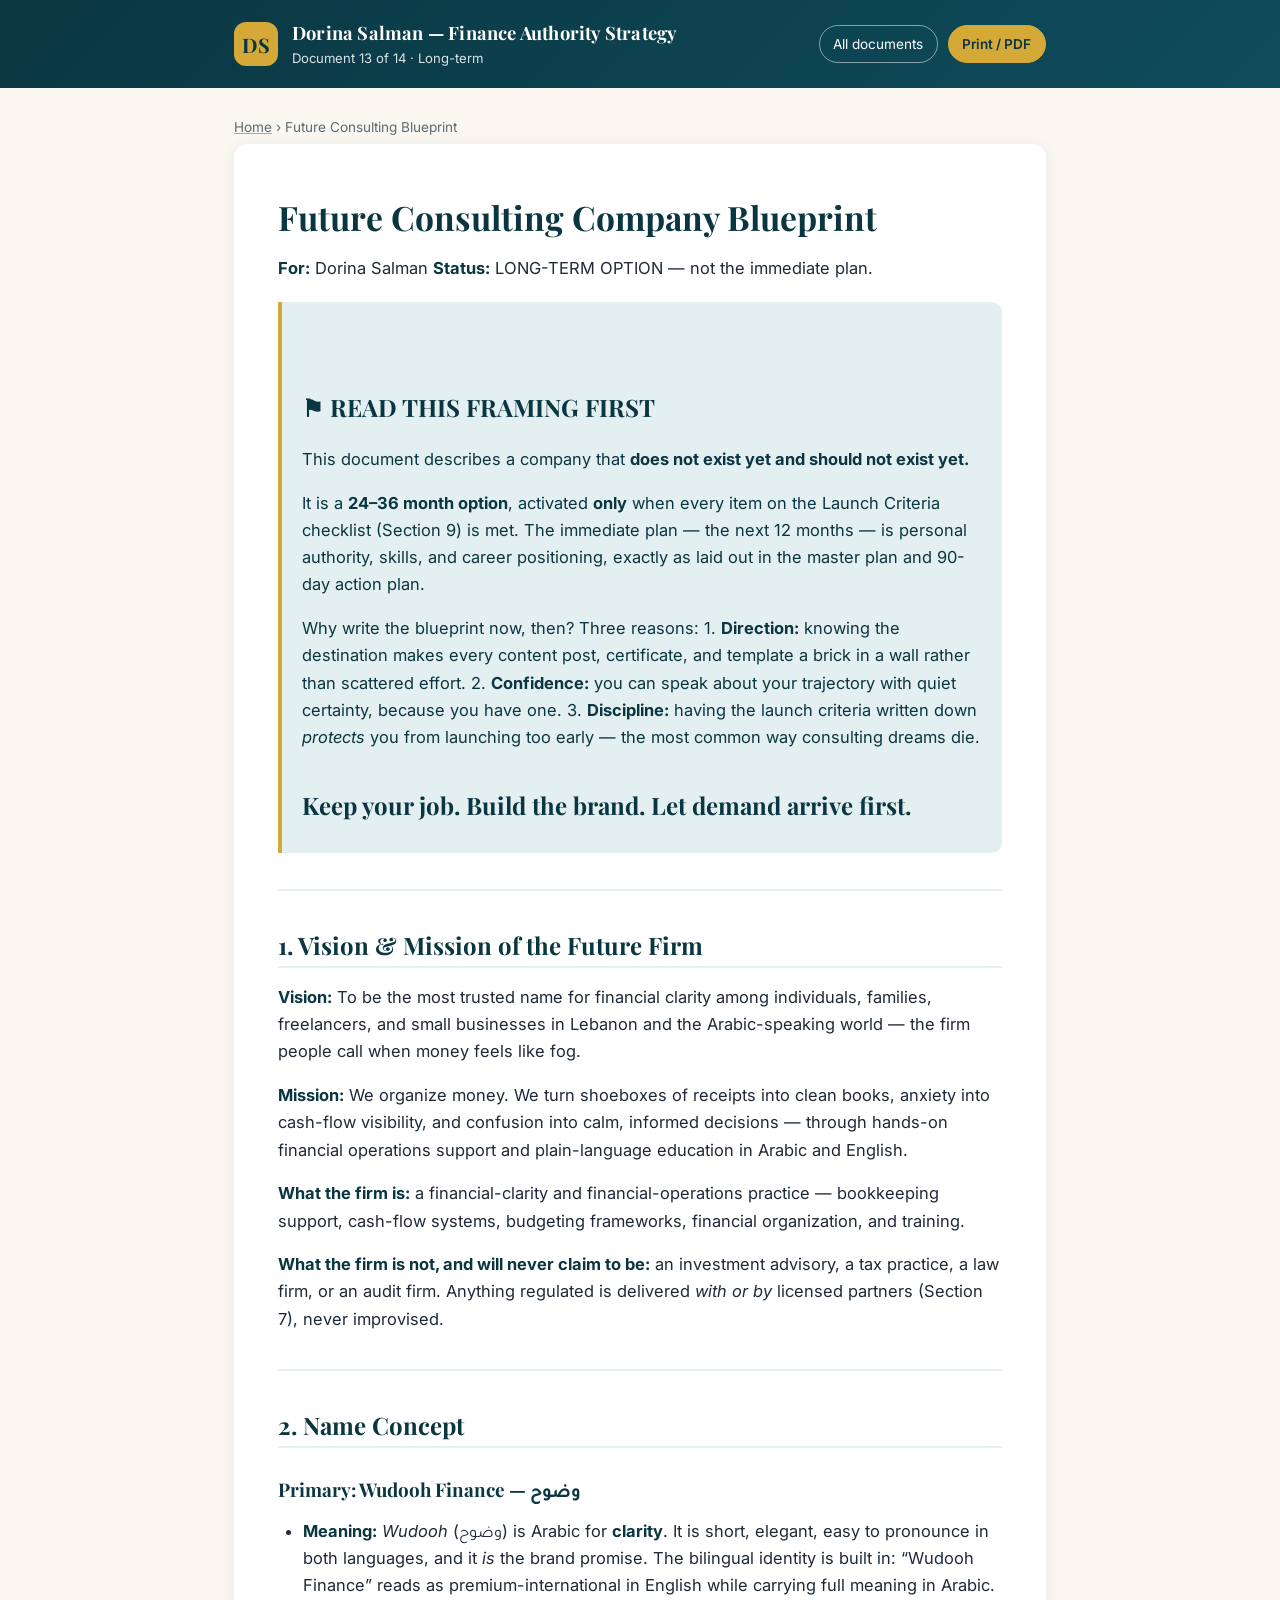
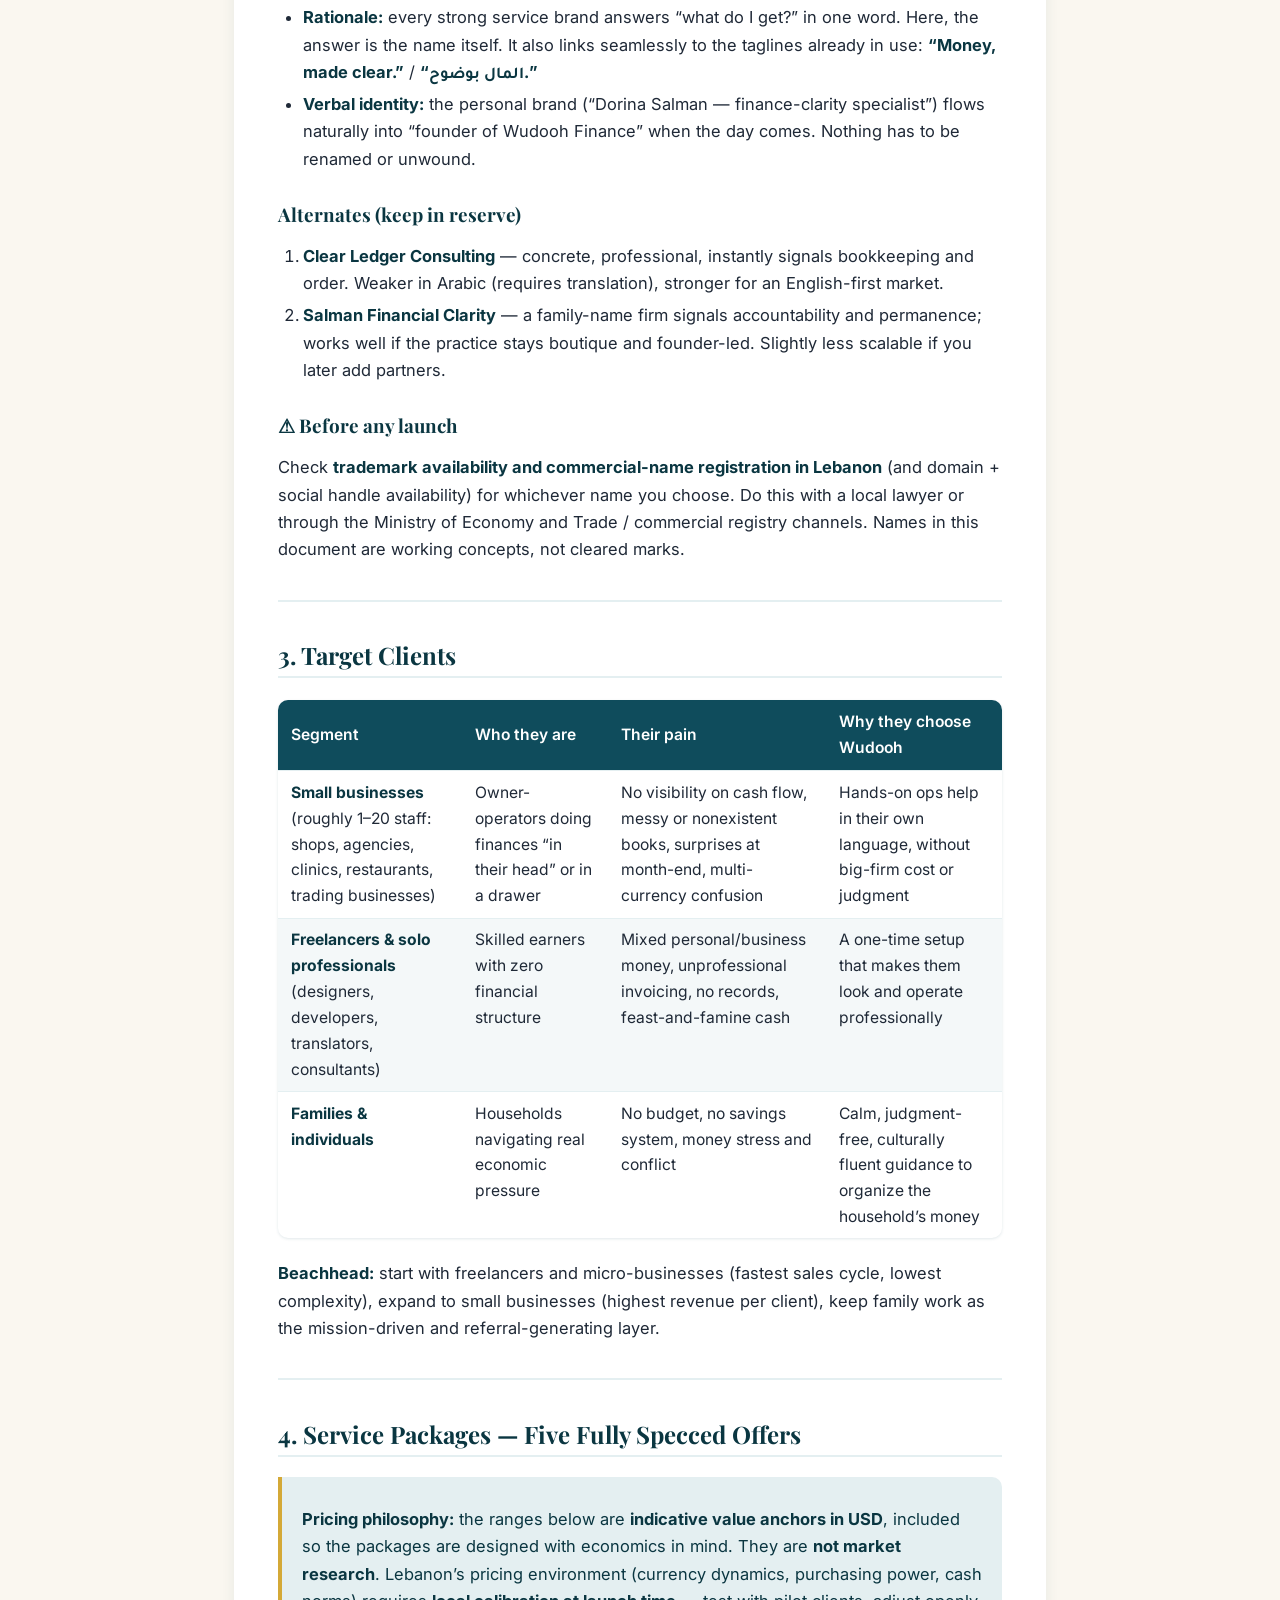
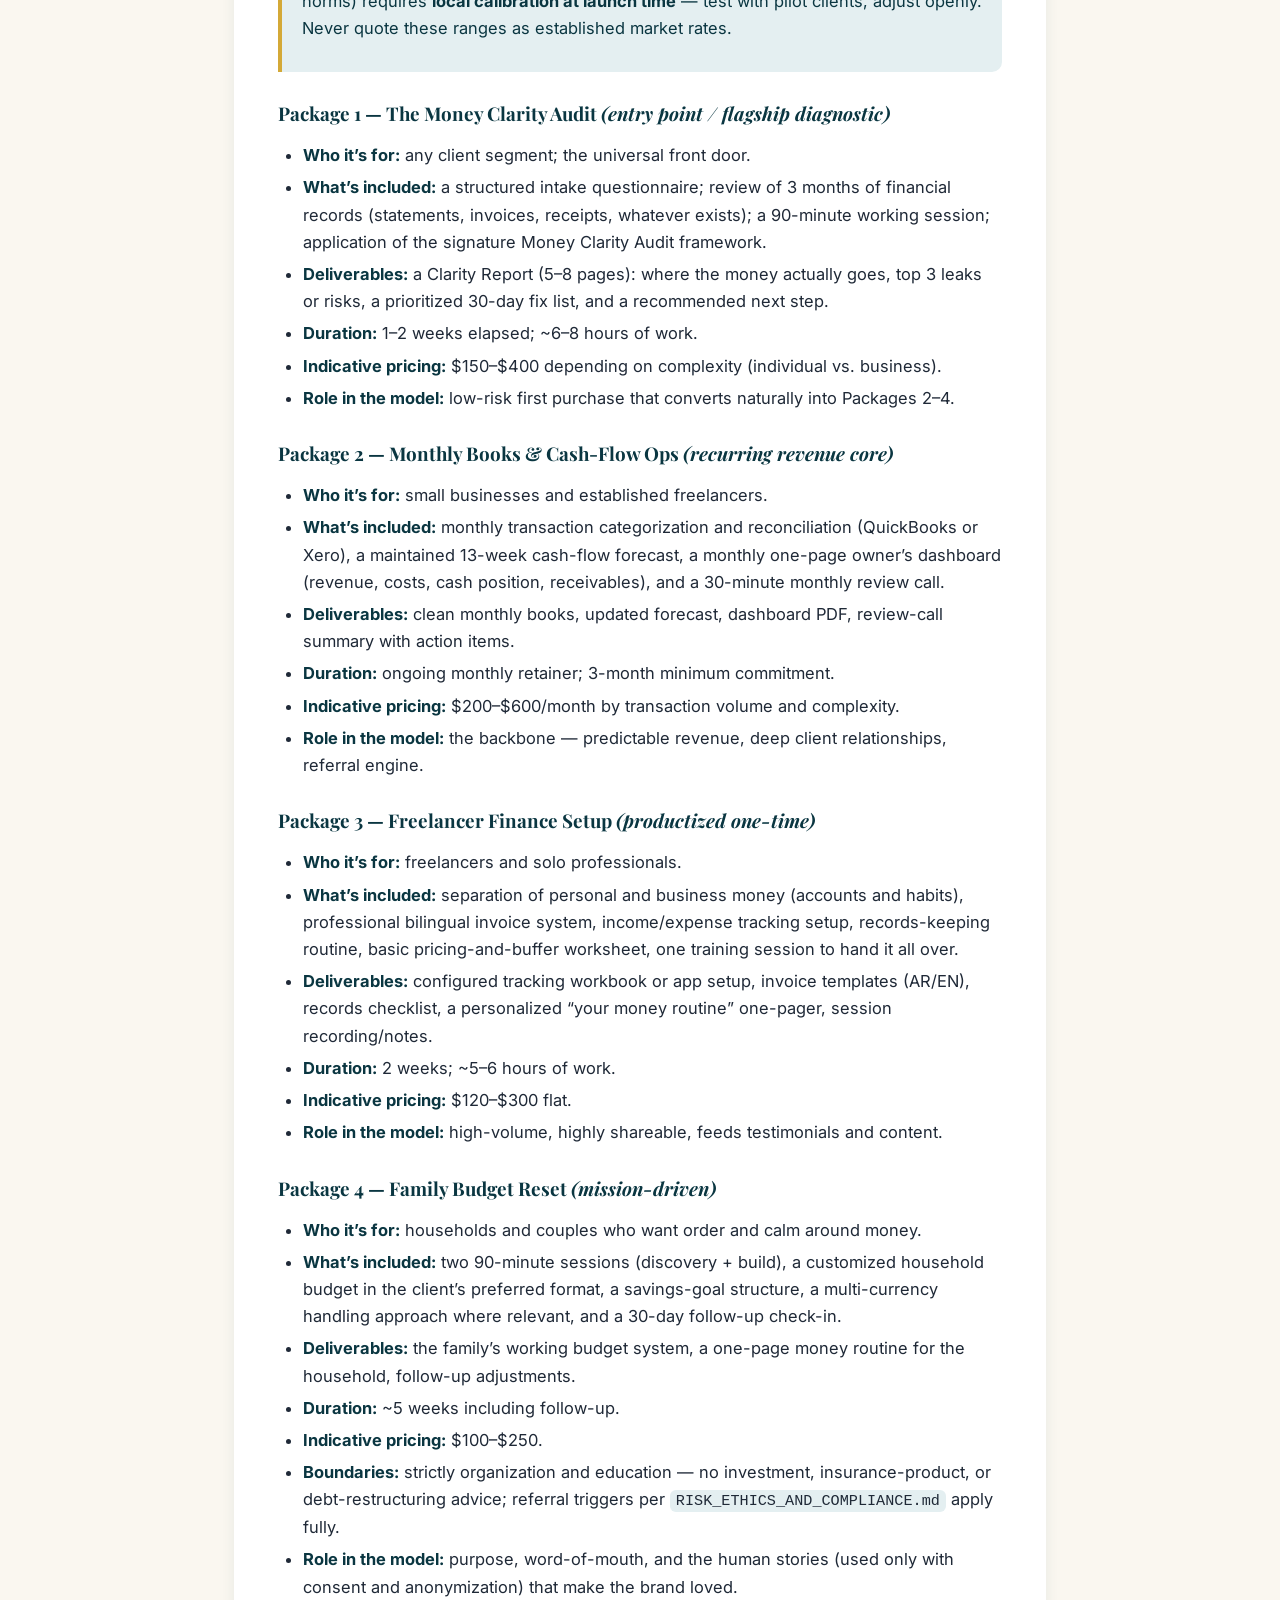
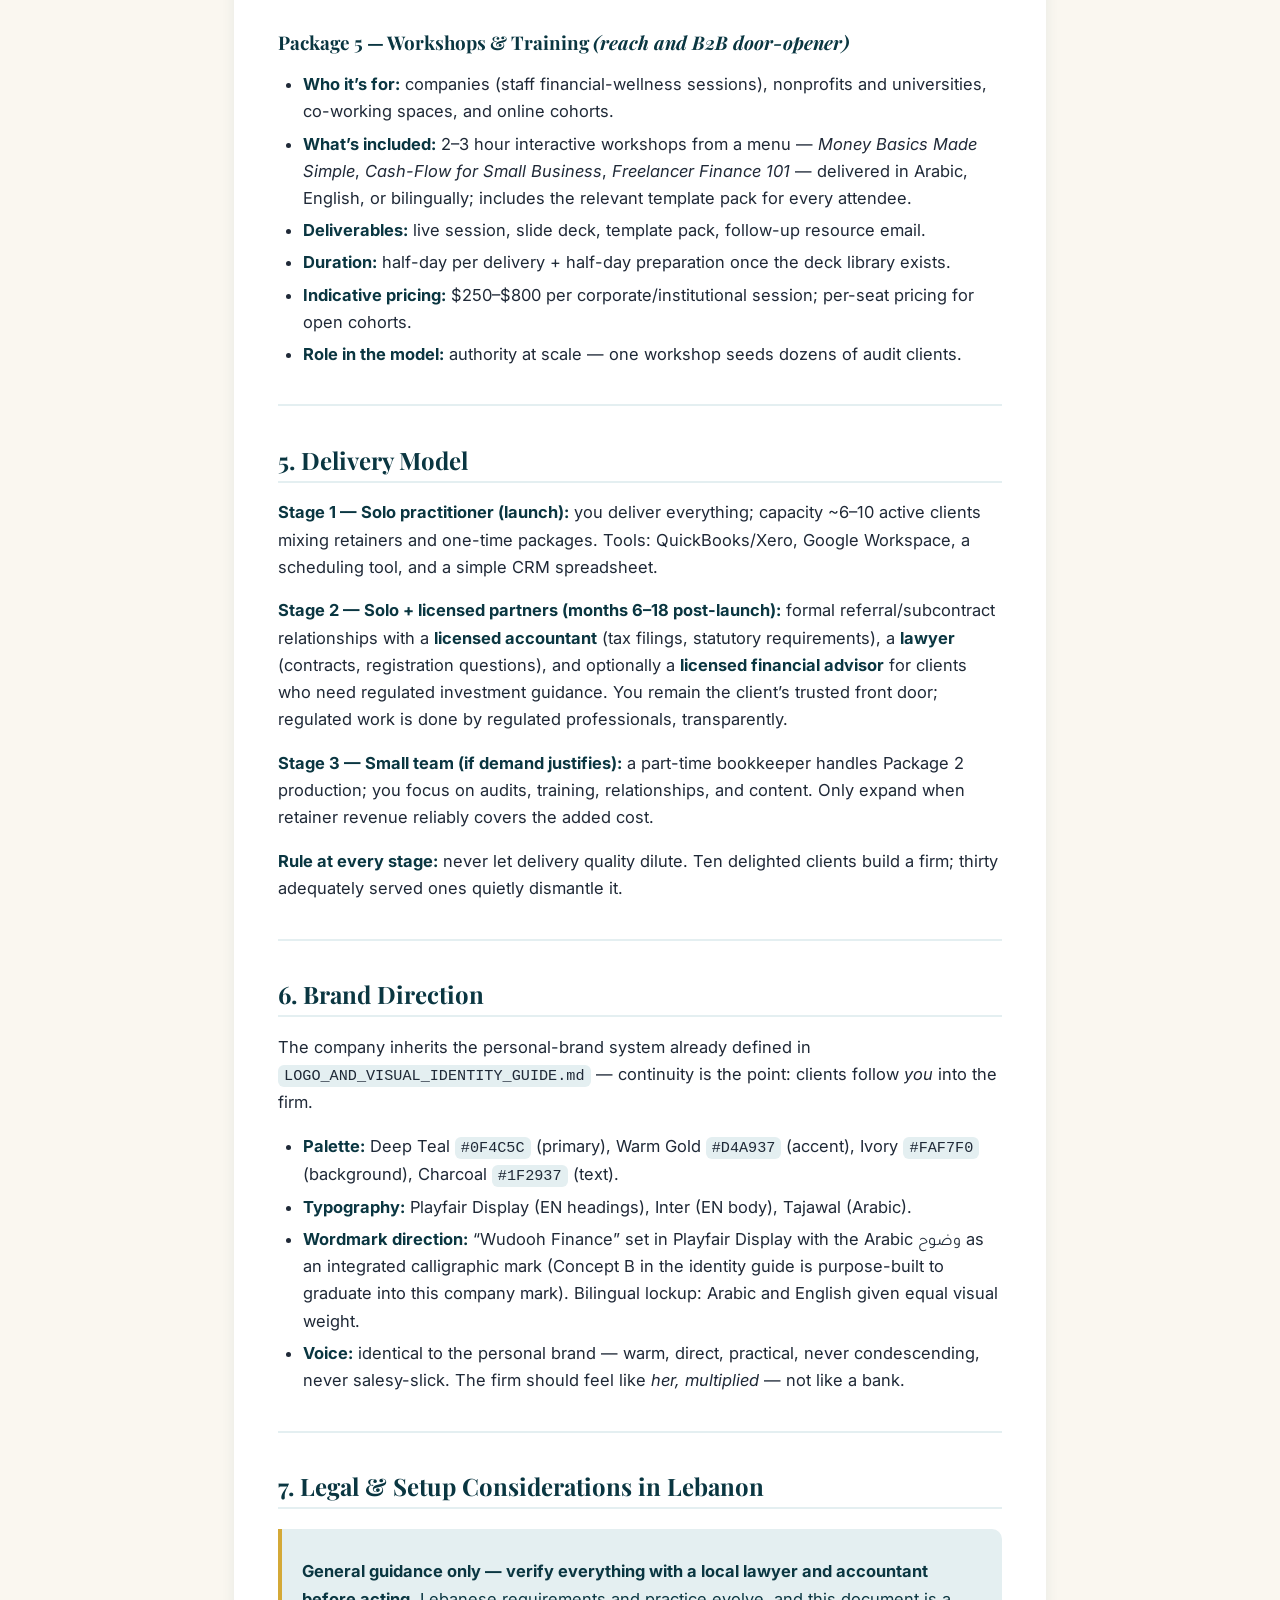
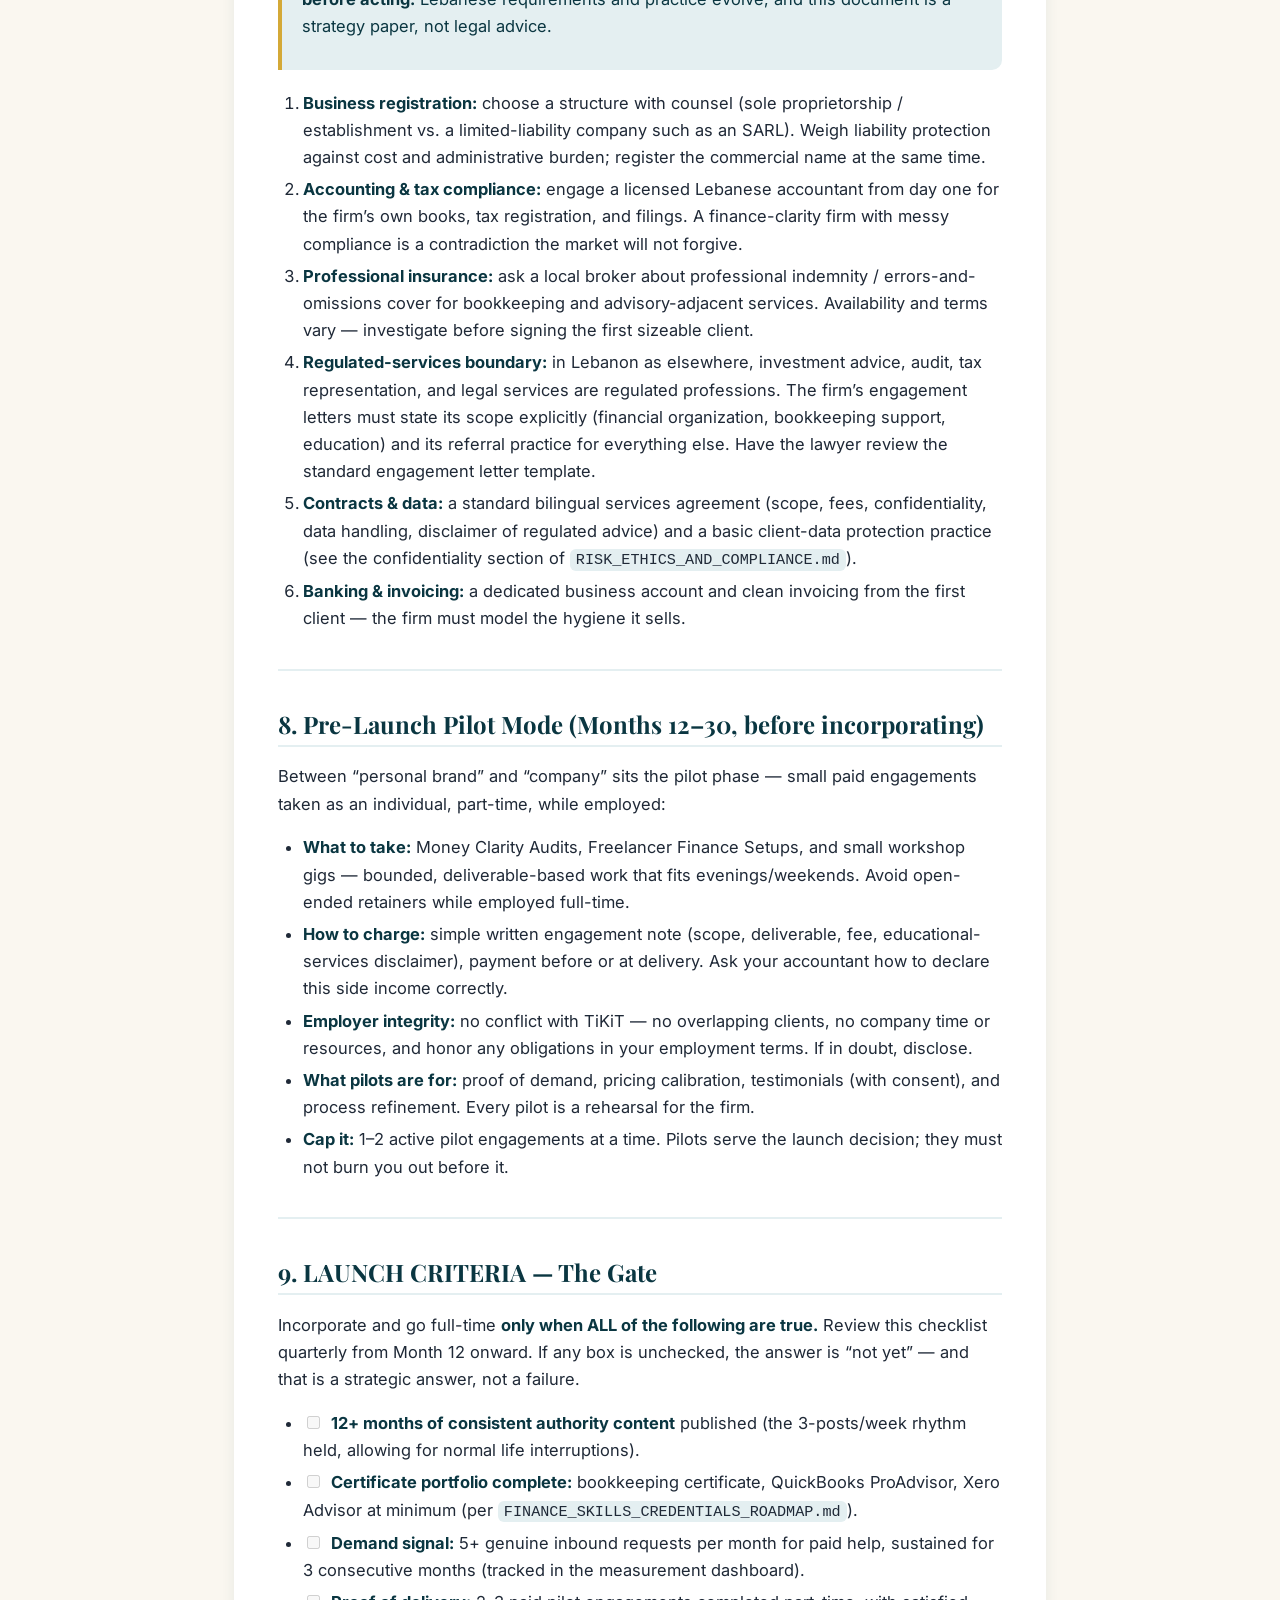
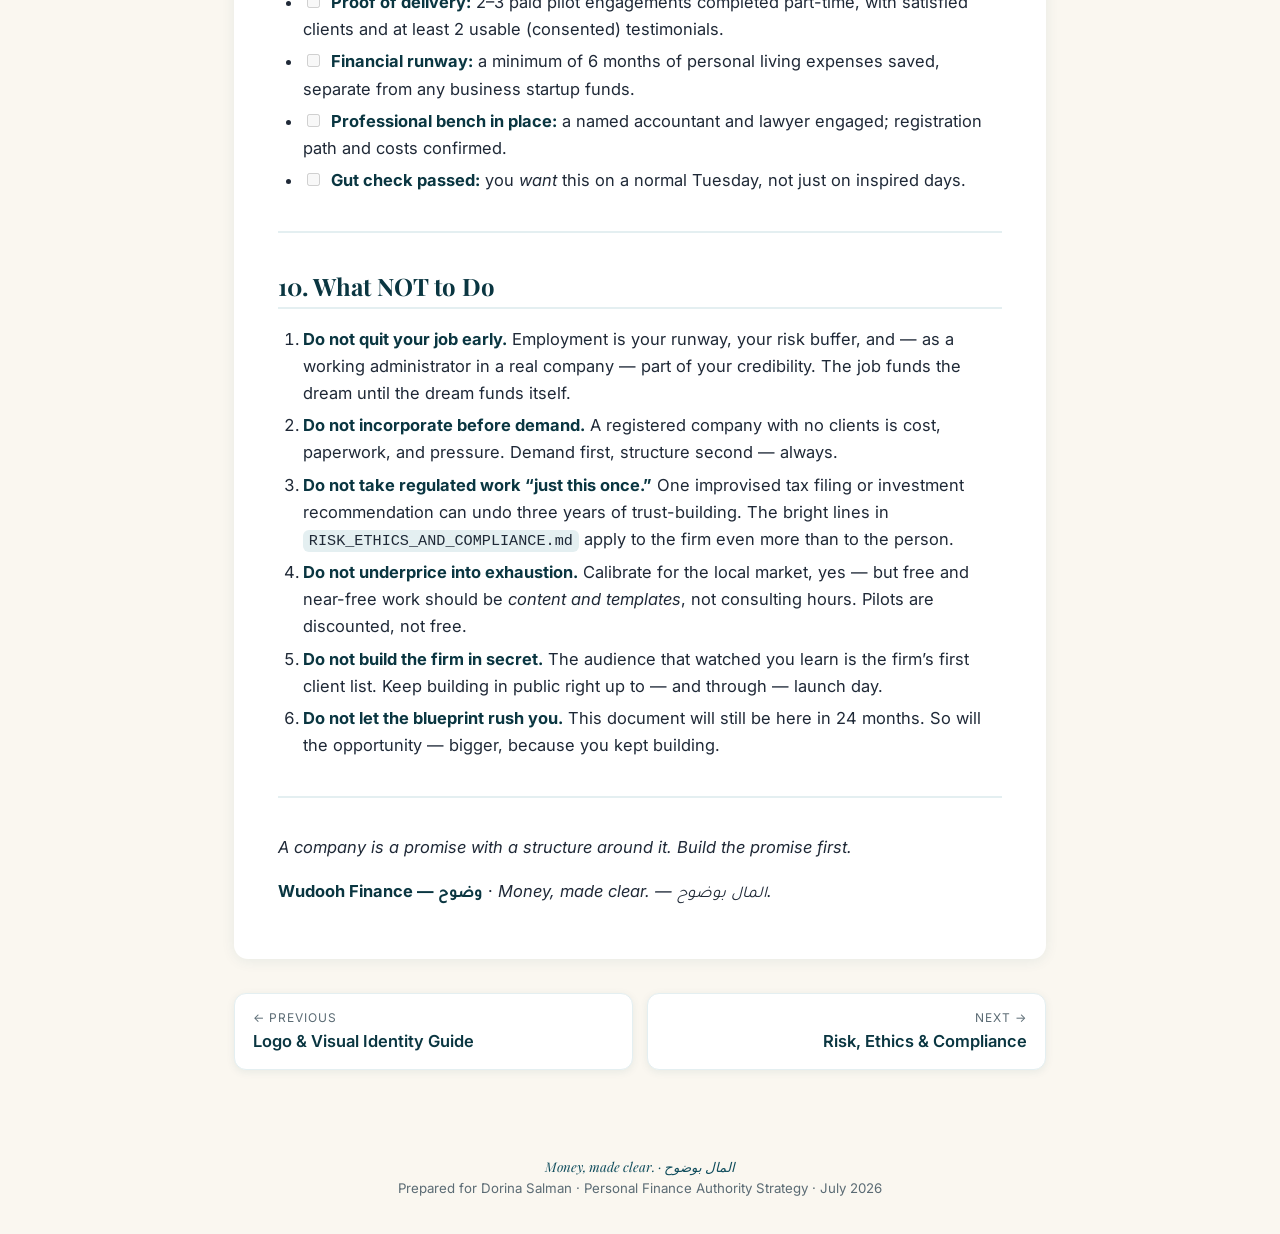
<file: consulting-blueprint.html>
<!DOCTYPE html>
<html lang="en">
<head>
<meta charset="utf-8">
<meta name="viewport" content="width=device-width, initial-scale=1">
<title>Future Consulting Blueprint — Dorina Salman Strategy</title>
<link rel="preconnect" href="https://fonts.googleapis.com">
<link href="https://fonts.googleapis.com/css2?family=Playfair+Display:ital,wght@0,600;0,700;1,600&family=Inter:wght@400;600&family=Tajawal:wght@400;500;700&display=swap" rel="stylesheet">
<link rel="stylesheet" href="assets/style.css">
</head>
<body>
<header class="site-head">
  <div class="head-inner">
    <div class="brandmark">DS</div>
    <div class="head-titles">
      <div class="t1">Dorina Salman — Finance Authority Strategy</div>
      <div class="t2">Document 13 of 14 · Long-term</div>
    </div>
    <div class="head-actions">
      <a class="btn" href="index.html">All documents</a>
      <button class="btn gold" onclick="window.print()">Print / PDF</button>
    </div>
  </div>
</header>
<main>
  <div class="crumbs"><a href="index.html">Home</a> › Future Consulting Blueprint</div>
  <article class="doc-card">
<h1>Future Consulting Company Blueprint</h1>
<p><strong>For:</strong> Dorina Salman
<strong>Status:</strong> LONG-TERM OPTION — not the immediate plan.</p>
<blockquote>
<hr />
<h2>⚑ READ THIS FRAMING FIRST</h2>
<p>This document describes a company that <strong>does not exist yet and should not exist yet.</strong></p>
<p>It is a <strong>24–36 month option</strong>, activated <strong>only</strong> when every item on the Launch Criteria checklist (Section 9) is met. The immediate plan — the next 12 months — is personal authority, skills, and career positioning, exactly as laid out in the master plan and 90-day action plan.</p>
<p>Why write the blueprint now, then? Three reasons:
1. <strong>Direction:</strong> knowing the destination makes every content post, certificate, and template a brick in a wall rather than scattered effort.
2. <strong>Confidence:</strong> you can speak about your trajectory with quiet certainty, because you have one.
3. <strong>Discipline:</strong> having the launch criteria written down <em>protects</em> you from launching too early — the most common way consulting dreams die.</p>
<h2>Keep your job. Build the brand. Let demand arrive first.</h2>
</blockquote>
<hr />
<h2>1. Vision &amp; Mission of the Future Firm</h2>
<p><strong>Vision:</strong> To be the most trusted name for financial clarity among individuals, families, freelancers, and small businesses in Lebanon and the Arabic-speaking world — the firm people call when money feels like fog.</p>
<p><strong>Mission:</strong> We organize money. We turn shoeboxes of receipts into clean books, anxiety into cash-flow visibility, and confusion into calm, informed decisions — through hands-on financial operations support and plain-language education in Arabic and English.</p>
<p><strong>What the firm is:</strong> a financial-clarity and financial-operations practice — bookkeeping support, cash-flow systems, budgeting frameworks, financial organization, and training.</p>
<p><strong>What the firm is not, and will never claim to be:</strong> an investment advisory, a tax practice, a law firm, or an audit firm. Anything regulated is delivered <em>with or by</em> licensed partners (Section 7), never improvised.</p>
<hr />
<h2>2. Name Concept</h2>
<h3>Primary: <strong>Wudooh Finance</strong> — وضوح</h3>
<ul>
<li><strong>Meaning:</strong> <em>Wudooh</em> (وضوح) is Arabic for <strong>clarity</strong>. It is short, elegant, easy to pronounce in both languages, and it <em>is</em> the brand promise. The bilingual identity is built in: &ldquo;Wudooh Finance&rdquo; reads as premium-international in English while carrying full meaning in Arabic.</li>
<li><strong>Rationale:</strong> every strong service brand answers &ldquo;what do I get?&rdquo; in one word. Here, the answer is the name itself. It also links seamlessly to the taglines already in use: <strong>&ldquo;Money, made clear.&rdquo;</strong> / <strong>&ldquo;المال بوضوح.&rdquo;</strong></li>
<li><strong>Verbal identity:</strong> the personal brand (&ldquo;Dorina Salman — finance-clarity specialist&rdquo;) flows naturally into &ldquo;founder of Wudooh Finance&rdquo; when the day comes. Nothing has to be renamed or unwound.</li>
</ul>
<h3>Alternates (keep in reserve)</h3>
<ol>
<li><strong>Clear Ledger Consulting</strong> — concrete, professional, instantly signals bookkeeping and order. Weaker in Arabic (requires translation), stronger for an English-first market.</li>
<li><strong>Salman Financial Clarity</strong> — a family-name firm signals accountability and permanence; works well if the practice stays boutique and founder-led. Slightly less scalable if you later add partners.</li>
</ol>
<h3>⚠ Before any launch</h3>
<p>Check <strong>trademark availability and commercial-name registration in Lebanon</strong> (and domain + social handle availability) for whichever name you choose. Do this with a local lawyer or through the Ministry of Economy and Trade / commercial registry channels. Names in this document are working concepts, not cleared marks.</p>
<hr />
<h2>3. Target Clients</h2>
<table>
<thead>
<tr>
<th>Segment</th>
<th>Who they are</th>
<th>Their pain</th>
<th>Why they choose Wudooh</th>
</tr>
</thead>
<tbody>
<tr>
<td><strong>Small businesses</strong> (roughly 1–20 staff: shops, agencies, clinics, restaurants, trading businesses)</td>
<td>Owner-operators doing finances &ldquo;in their head&rdquo; or in a drawer</td>
<td>No visibility on cash flow, messy or nonexistent books, surprises at month-end, multi-currency confusion</td>
<td>Hands-on ops help in their own language, without big-firm cost or judgment</td>
</tr>
<tr>
<td><strong>Freelancers &amp; solo professionals</strong> (designers, developers, translators, consultants)</td>
<td>Skilled earners with zero financial structure</td>
<td>Mixed personal/business money, unprofessional invoicing, no records, feast-and-famine cash</td>
<td>A one-time setup that makes them look and operate professionally</td>
</tr>
<tr>
<td><strong>Families &amp; individuals</strong></td>
<td>Households navigating real economic pressure</td>
<td>No budget, no savings system, money stress and conflict</td>
<td>Calm, judgment-free, culturally fluent guidance to organize the household&rsquo;s money</td>
</tr>
</tbody>
</table>
<p><strong>Beachhead:</strong> start with freelancers and micro-businesses (fastest sales cycle, lowest complexity), expand to small businesses (highest revenue per client), keep family work as the mission-driven and referral-generating layer.</p>
<hr />
<h2>4. Service Packages — Five Fully Specced Offers</h2>
<blockquote>
<p><strong>Pricing philosophy:</strong> the ranges below are <strong>indicative value anchors in USD</strong>, included so the packages are designed with economics in mind. They are <strong>not market research</strong>. Lebanon&rsquo;s pricing environment (currency dynamics, purchasing power, cash norms) requires <strong>local calibration at launch time</strong> — test with pilot clients, adjust openly. Never quote these ranges as established market rates.</p>
</blockquote>
<h3>Package 1 — The Money Clarity Audit <em>(entry point / flagship diagnostic)</em></h3>
<ul>
<li><strong>Who it&rsquo;s for:</strong> any client segment; the universal front door.</li>
<li><strong>What&rsquo;s included:</strong> a structured intake questionnaire; review of 3 months of financial records (statements, invoices, receipts, whatever exists); a 90-minute working session; application of the signature Money Clarity Audit framework.</li>
<li><strong>Deliverables:</strong> a Clarity Report (5–8 pages): where the money actually goes, top 3 leaks or risks, a prioritized 30-day fix list, and a recommended next step.</li>
<li><strong>Duration:</strong> 1–2 weeks elapsed; ~6–8 hours of work.</li>
<li><strong>Indicative pricing:</strong> $150–$400 depending on complexity (individual vs. business).</li>
<li><strong>Role in the model:</strong> low-risk first purchase that converts naturally into Packages 2–4.</li>
</ul>
<h3>Package 2 — Monthly Books &amp; Cash-Flow Ops <em>(recurring revenue core)</em></h3>
<ul>
<li><strong>Who it&rsquo;s for:</strong> small businesses and established freelancers.</li>
<li><strong>What&rsquo;s included:</strong> monthly transaction categorization and reconciliation (QuickBooks or Xero), a maintained 13-week cash-flow forecast, a monthly one-page owner&rsquo;s dashboard (revenue, costs, cash position, receivables), and a 30-minute monthly review call.</li>
<li><strong>Deliverables:</strong> clean monthly books, updated forecast, dashboard PDF, review-call summary with action items.</li>
<li><strong>Duration:</strong> ongoing monthly retainer; 3-month minimum commitment.</li>
<li><strong>Indicative pricing:</strong> $200–$600/month by transaction volume and complexity.</li>
<li><strong>Role in the model:</strong> the backbone — predictable revenue, deep client relationships, referral engine.</li>
</ul>
<h3>Package 3 — Freelancer Finance Setup <em>(productized one-time)</em></h3>
<ul>
<li><strong>Who it&rsquo;s for:</strong> freelancers and solo professionals.</li>
<li><strong>What&rsquo;s included:</strong> separation of personal and business money (accounts and habits), professional bilingual invoice system, income/expense tracking setup, records-keeping routine, basic pricing-and-buffer worksheet, one training session to hand it all over.</li>
<li><strong>Deliverables:</strong> configured tracking workbook or app setup, invoice templates (AR/EN), records checklist, a personalized &ldquo;your money routine&rdquo; one-pager, session recording/notes.</li>
<li><strong>Duration:</strong> 2 weeks; ~5–6 hours of work.</li>
<li><strong>Indicative pricing:</strong> $120–$300 flat.</li>
<li><strong>Role in the model:</strong> high-volume, highly shareable, feeds testimonials and content.</li>
</ul>
<h3>Package 4 — Family Budget Reset <em>(mission-driven)</em></h3>
<ul>
<li><strong>Who it&rsquo;s for:</strong> households and couples who want order and calm around money.</li>
<li><strong>What&rsquo;s included:</strong> two 90-minute sessions (discovery + build), a customized household budget in the client&rsquo;s preferred format, a savings-goal structure, a multi-currency handling approach where relevant, and a 30-day follow-up check-in.</li>
<li><strong>Deliverables:</strong> the family&rsquo;s working budget system, a one-page money routine for the household, follow-up adjustments.</li>
<li><strong>Duration:</strong> ~5 weeks including follow-up.</li>
<li><strong>Indicative pricing:</strong> $100–$250.</li>
<li><strong>Boundaries:</strong> strictly organization and education — no investment, insurance-product, or debt-restructuring advice; referral triggers per <code>RISK_ETHICS_AND_COMPLIANCE.md</code> apply fully.</li>
<li><strong>Role in the model:</strong> purpose, word-of-mouth, and the human stories (used only with consent and anonymization) that make the brand loved.</li>
</ul>
<h3>Package 5 — Workshops &amp; Training <em>(reach and B2B door-opener)</em></h3>
<ul>
<li><strong>Who it&rsquo;s for:</strong> companies (staff financial-wellness sessions), nonprofits and universities, co-working spaces, and online cohorts.</li>
<li><strong>What&rsquo;s included:</strong> 2–3 hour interactive workshops from a menu — <em>Money Basics Made Simple</em>, <em>Cash-Flow for Small Business</em>, <em>Freelancer Finance 101</em> — delivered in Arabic, English, or bilingually; includes the relevant template pack for every attendee.</li>
<li><strong>Deliverables:</strong> live session, slide deck, template pack, follow-up resource email.</li>
<li><strong>Duration:</strong> half-day per delivery + half-day preparation once the deck library exists.</li>
<li><strong>Indicative pricing:</strong> $250–$800 per corporate/institutional session; per-seat pricing for open cohorts.</li>
<li><strong>Role in the model:</strong> authority at scale — one workshop seeds dozens of audit clients.</li>
</ul>
<hr />
<h2>5. Delivery Model</h2>
<p><strong>Stage 1 — Solo practitioner (launch):</strong> you deliver everything; capacity ~6–10 active clients mixing retainers and one-time packages. Tools: QuickBooks/Xero, Google Workspace, a scheduling tool, and a simple CRM spreadsheet.</p>
<p><strong>Stage 2 — Solo + licensed partners (months 6–18 post-launch):</strong> formal referral/subcontract relationships with a <strong>licensed accountant</strong> (tax filings, statutory requirements), a <strong>lawyer</strong> (contracts, registration questions), and optionally a <strong>licensed financial advisor</strong> for clients who need regulated investment guidance. You remain the client&rsquo;s trusted front door; regulated work is done by regulated professionals, transparently.</p>
<p><strong>Stage 3 — Small team (if demand justifies):</strong> a part-time bookkeeper handles Package 2 production; you focus on audits, training, relationships, and content. Only expand when retainer revenue reliably covers the added cost.</p>
<p><strong>Rule at every stage:</strong> never let delivery quality dilute. Ten delighted clients build a firm; thirty adequately served ones quietly dismantle it.</p>
<hr />
<h2>6. Brand Direction</h2>
<p>The company inherits the personal-brand system already defined in <code>LOGO_AND_VISUAL_IDENTITY_GUIDE.md</code> — continuity is the point: clients follow <em>you</em> into the firm.</p>
<ul>
<li><strong>Palette:</strong> Deep Teal <code>#0F4C5C</code> (primary), Warm Gold <code>#D4A937</code> (accent), Ivory <code>#FAF7F0</code> (background), Charcoal <code>#1F2937</code> (text).</li>
<li><strong>Typography:</strong> Playfair Display (EN headings), Inter (EN body), Tajawal (Arabic).</li>
<li><strong>Wordmark direction:</strong> &ldquo;Wudooh Finance&rdquo; set in Playfair Display with the Arabic وضوح as an integrated calligraphic mark (Concept B in the identity guide is purpose-built to graduate into this company mark). Bilingual lockup: Arabic and English given equal visual weight.</li>
<li><strong>Voice:</strong> identical to the personal brand — warm, direct, practical, never condescending, never salesy-slick. The firm should feel like <em>her, multiplied</em> — not like a bank.</li>
</ul>
<hr />
<h2>7. Legal &amp; Setup Considerations in Lebanon</h2>
<blockquote>
<p><strong>General guidance only — verify everything with a local lawyer and accountant before acting.</strong> Lebanese requirements and practice evolve, and this document is a strategy paper, not legal advice.</p>
</blockquote>
<ol>
<li><strong>Business registration:</strong> choose a structure with counsel (sole proprietorship / establishment vs. a limited-liability company such as an SARL). Weigh liability protection against cost and administrative burden; register the commercial name at the same time.</li>
<li><strong>Accounting &amp; tax compliance:</strong> engage a licensed Lebanese accountant from day one for the firm&rsquo;s own books, tax registration, and filings. A finance-clarity firm with messy compliance is a contradiction the market will not forgive.</li>
<li><strong>Professional insurance:</strong> ask a local broker about professional indemnity / errors-and-omissions cover for bookkeeping and advisory-adjacent services. Availability and terms vary — investigate before signing the first sizeable client.</li>
<li><strong>Regulated-services boundary:</strong> in Lebanon as elsewhere, investment advice, audit, tax representation, and legal services are regulated professions. The firm&rsquo;s engagement letters must state its scope explicitly (financial organization, bookkeeping support, education) and its referral practice for everything else. Have the lawyer review the standard engagement letter template.</li>
<li><strong>Contracts &amp; data:</strong> a standard bilingual services agreement (scope, fees, confidentiality, data handling, disclaimer of regulated advice) and a basic client-data protection practice (see the confidentiality section of <code>RISK_ETHICS_AND_COMPLIANCE.md</code>).</li>
<li><strong>Banking &amp; invoicing:</strong> a dedicated business account and clean invoicing from the first client — the firm must model the hygiene it sells.</li>
</ol>
<hr />
<h2>8. Pre-Launch Pilot Mode (Months 12–30, before incorporating)</h2>
<p>Between &ldquo;personal brand&rdquo; and &ldquo;company&rdquo; sits the pilot phase — small paid engagements taken as an individual, part-time, while employed:</p>
<ul>
<li><strong>What to take:</strong> Money Clarity Audits, Freelancer Finance Setups, and small workshop gigs — bounded, deliverable-based work that fits evenings/weekends. Avoid open-ended retainers while employed full-time.</li>
<li><strong>How to charge:</strong> simple written engagement note (scope, deliverable, fee, educational-services disclaimer), payment before or at delivery. Ask your accountant how to declare this side income correctly.</li>
<li><strong>Employer integrity:</strong> no conflict with TiKiT — no overlapping clients, no company time or resources, and honor any obligations in your employment terms. If in doubt, disclose.</li>
<li><strong>What pilots are for:</strong> proof of demand, pricing calibration, testimonials (with consent), and process refinement. Every pilot is a rehearsal for the firm.</li>
<li><strong>Cap it:</strong> 1–2 active pilot engagements at a time. Pilots serve the launch decision; they must not burn you out before it.</li>
</ul>
<hr />
<h2>9. LAUNCH CRITERIA — The Gate</h2>
<p>Incorporate and go full-time <strong>only when ALL of the following are true.</strong> Review this checklist quarterly from Month 12 onward. If any box is unchecked, the answer is &ldquo;not yet&rdquo; — and that is a strategic answer, not a failure.</p>
<ul>
<li><input type='checkbox' disabled> <strong>12+ months of consistent authority content</strong> published (the 3-posts/week rhythm held, allowing for normal life interruptions).</li>
<li><input type='checkbox' disabled> <strong>Certificate portfolio complete:</strong> bookkeeping certificate, QuickBooks ProAdvisor, Xero Advisor at minimum (per <code>FINANCE_SKILLS_CREDENTIALS_ROADMAP.md</code>).</li>
<li><input type='checkbox' disabled> <strong>Demand signal:</strong> 5+ genuine inbound requests per month for paid help, sustained for 3 consecutive months (tracked in the measurement dashboard).</li>
<li><input type='checkbox' disabled> <strong>Proof of delivery:</strong> 2–3 paid pilot engagements completed part-time, with satisfied clients and at least 2 usable (consented) testimonials.</li>
<li><input type='checkbox' disabled> <strong>Financial runway:</strong> a minimum of 6 months of personal living expenses saved, separate from any business startup funds.</li>
<li><input type='checkbox' disabled> <strong>Professional bench in place:</strong> a named accountant and lawyer engaged; registration path and costs confirmed.</li>
<li><input type='checkbox' disabled> <strong>Gut check passed:</strong> you <em>want</em> this on a normal Tuesday, not just on inspired days.</li>
</ul>
<hr />
<h2>10. What NOT to Do</h2>
<ol>
<li><strong>Do not quit your job early.</strong> Employment is your runway, your risk buffer, and — as a working administrator in a real company — part of your credibility. The job funds the dream until the dream funds itself.</li>
<li><strong>Do not incorporate before demand.</strong> A registered company with no clients is cost, paperwork, and pressure. Demand first, structure second — always.</li>
<li><strong>Do not take regulated work &ldquo;just this once.&rdquo;</strong> One improvised tax filing or investment recommendation can undo three years of trust-building. The bright lines in <code>RISK_ETHICS_AND_COMPLIANCE.md</code> apply to the firm even more than to the person.</li>
<li><strong>Do not underprice into exhaustion.</strong> Calibrate for the local market, yes — but free and near-free work should be <em>content and templates</em>, not consulting hours. Pilots are discounted, not free.</li>
<li><strong>Do not build the firm in secret.</strong> The audience that watched you learn is the firm&rsquo;s first client list. Keep building in public right up to — and through — launch day.</li>
<li><strong>Do not let the blueprint rush you.</strong> This document will still be here in 24 months. So will the opportunity — bigger, because you kept building.</li>
</ol>
<hr />
<p><em>A company is a promise with a structure around it. Build the promise first.</em></p>
<p><strong>Wudooh Finance — وضوح</strong> · <em>Money, made clear. — المال بوضوح.</em></p>
  </article>
  <nav class="pager">
    <a class="prev" href="visual-identity.html"><div class="dir">&larr; Previous</div><div class="name">Logo & Visual Identity Guide</div></a>
    <a class="next" href="risk-ethics.html"><div class="dir">Next &rarr;</div><div class="name">Risk, Ethics & Compliance</div></a>
  </nav>
</main>
<footer class="site-foot">
  <div class="tagline">Money, made clear. · المال بوضوح</div>
  <div>Prepared for Dorina Salman · Personal Finance Authority Strategy · July 2026</div>
</footer>
</body>
</html>
</file>
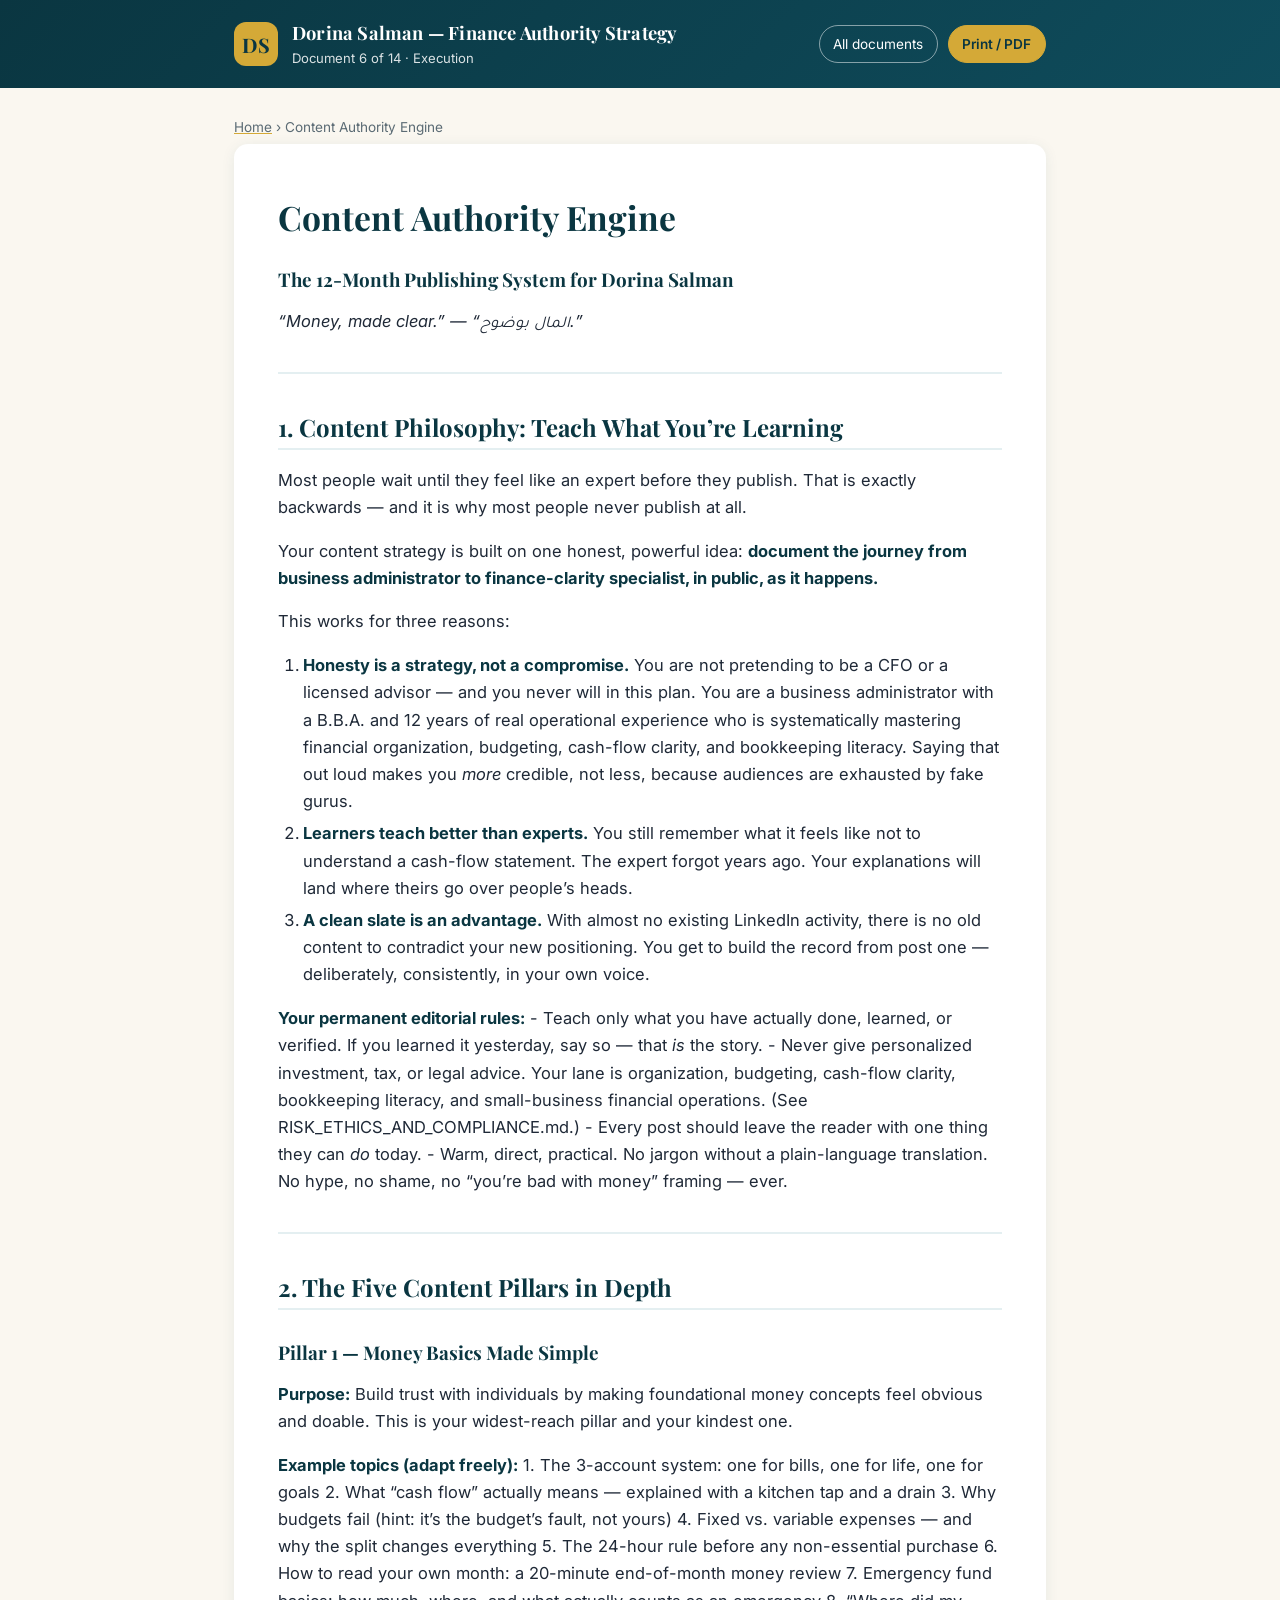
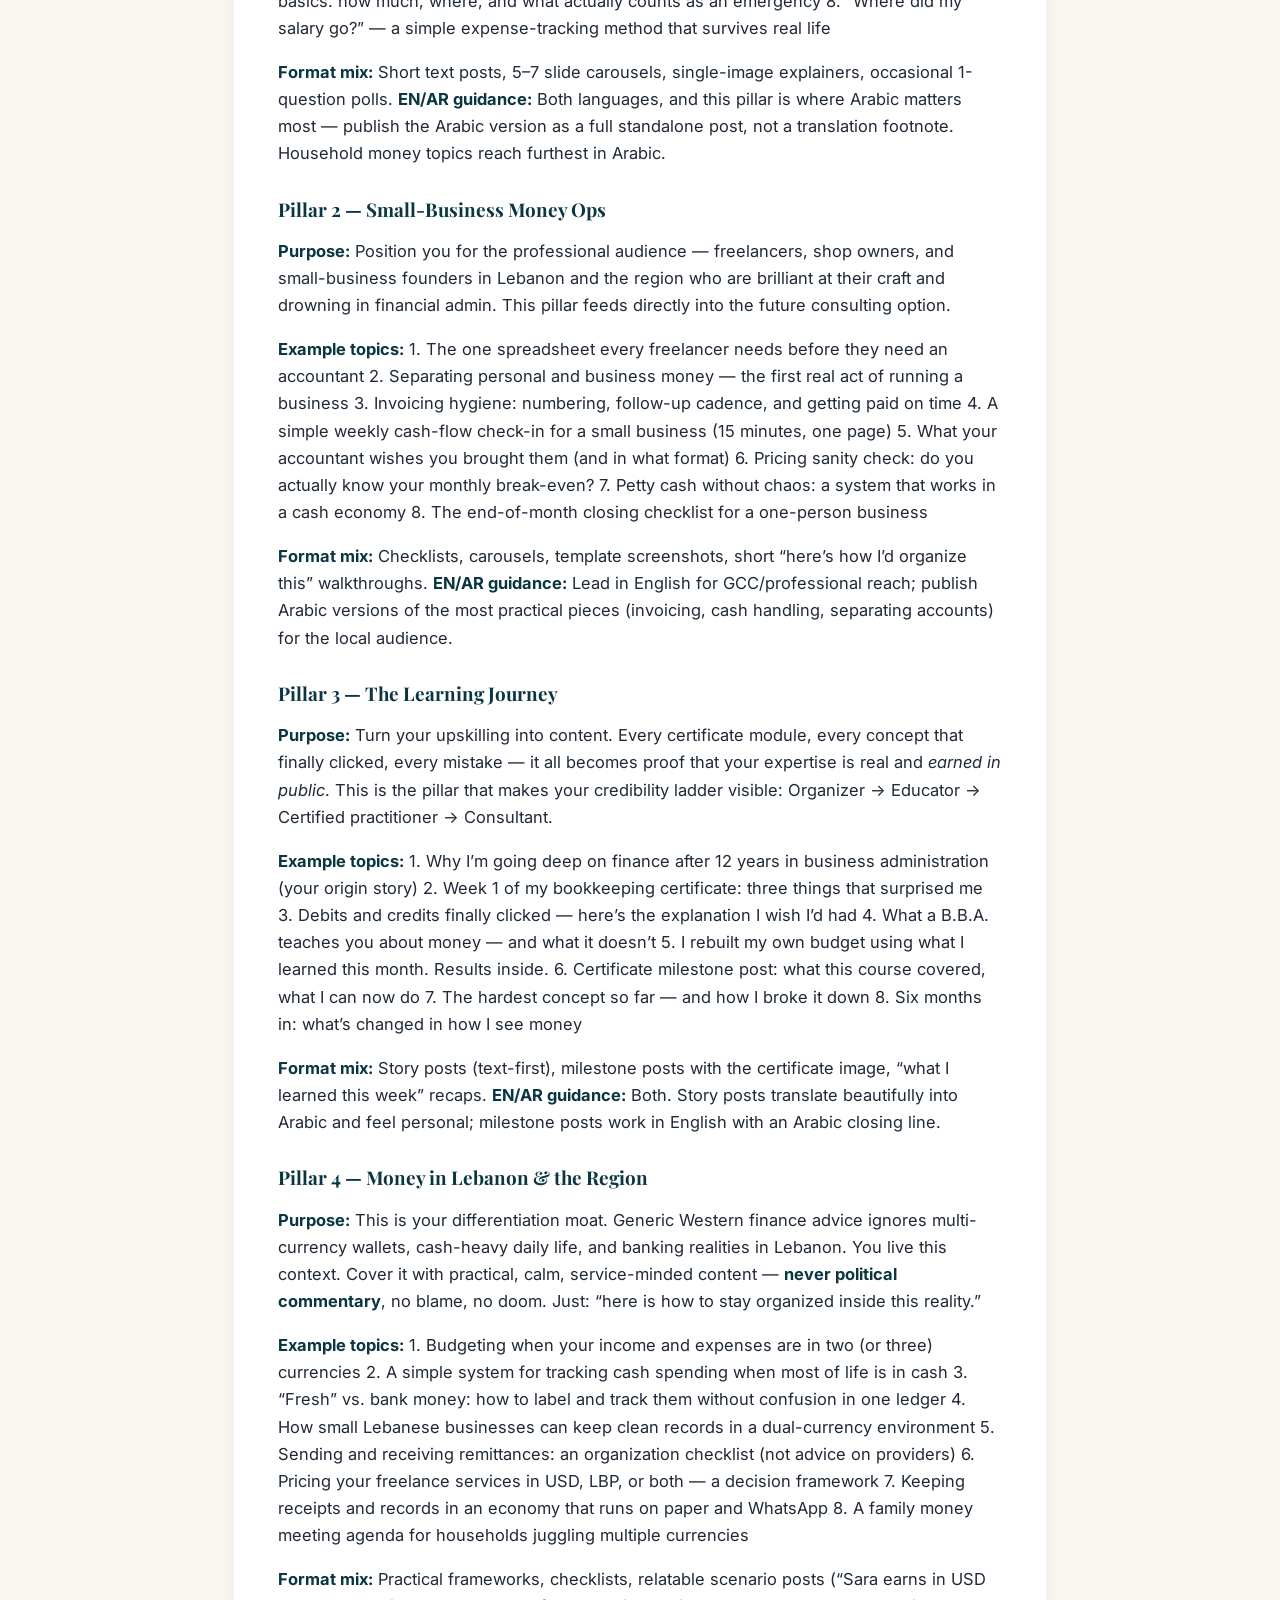
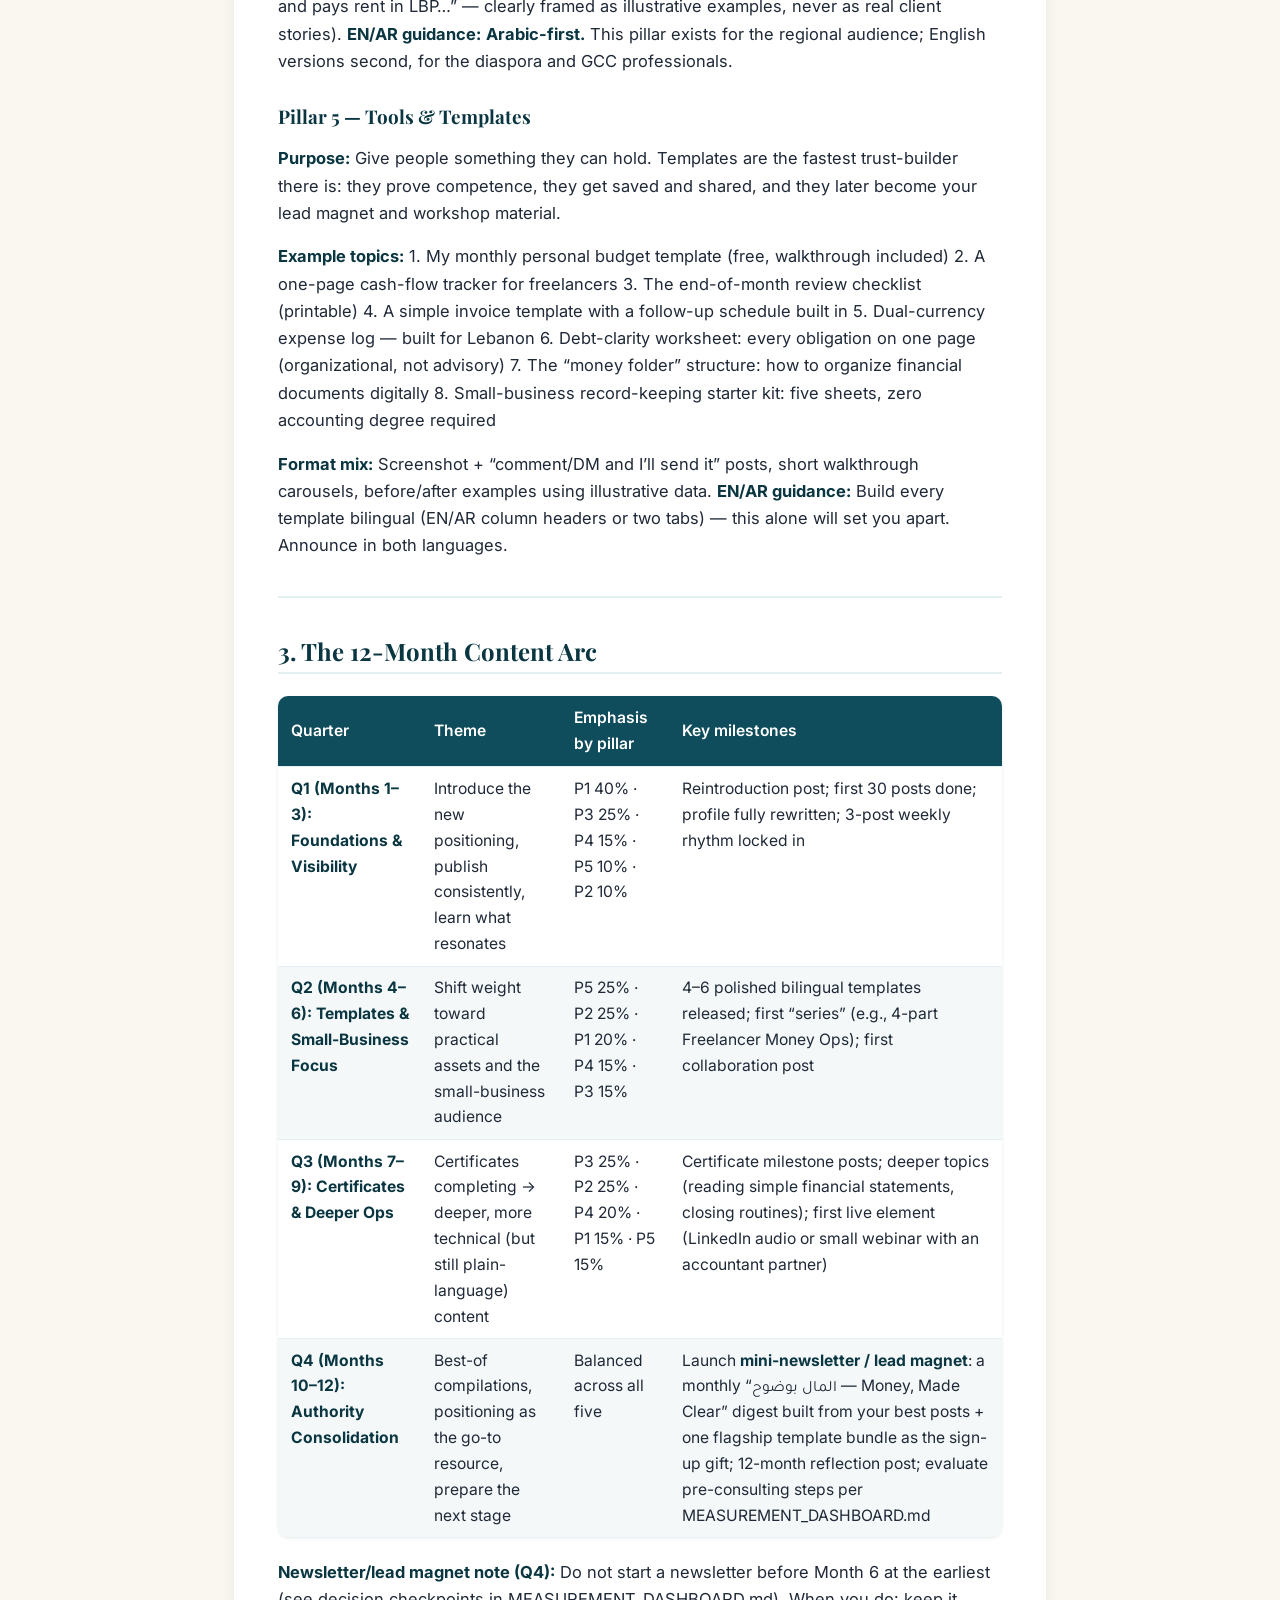
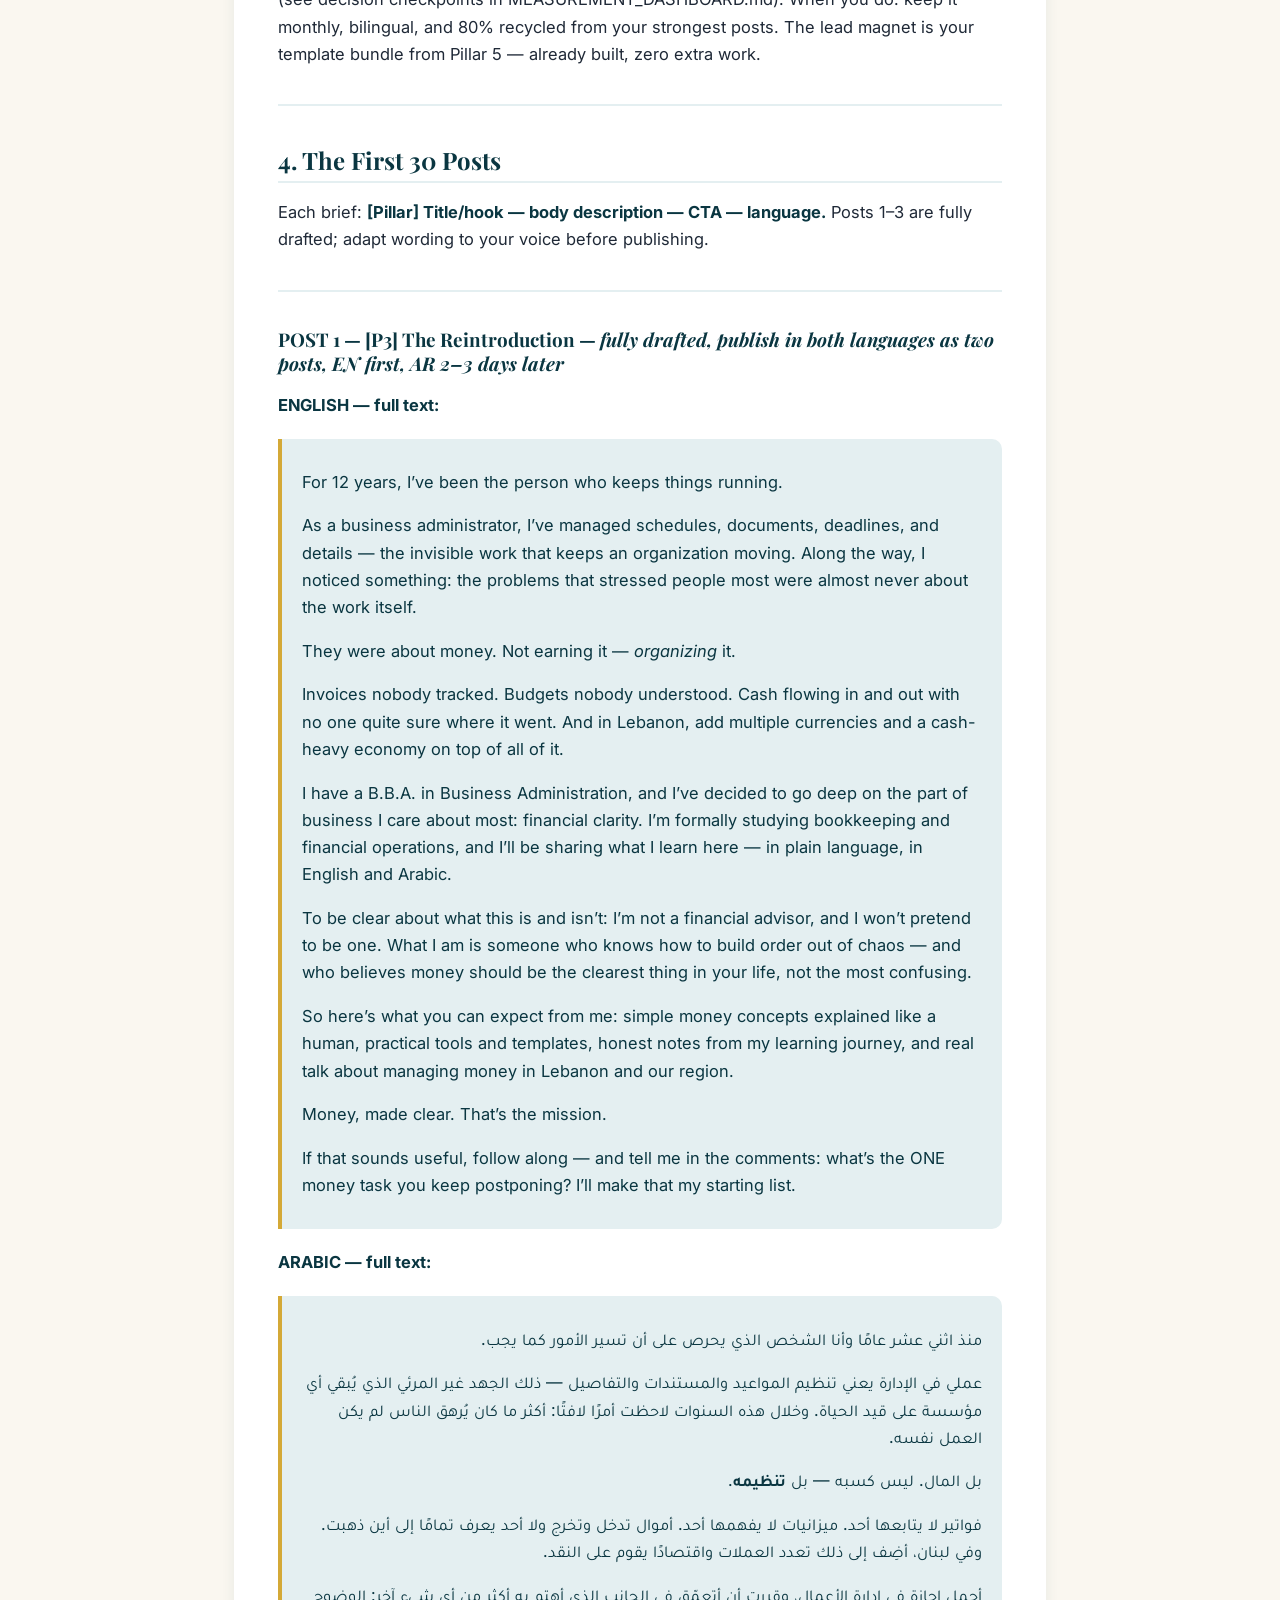
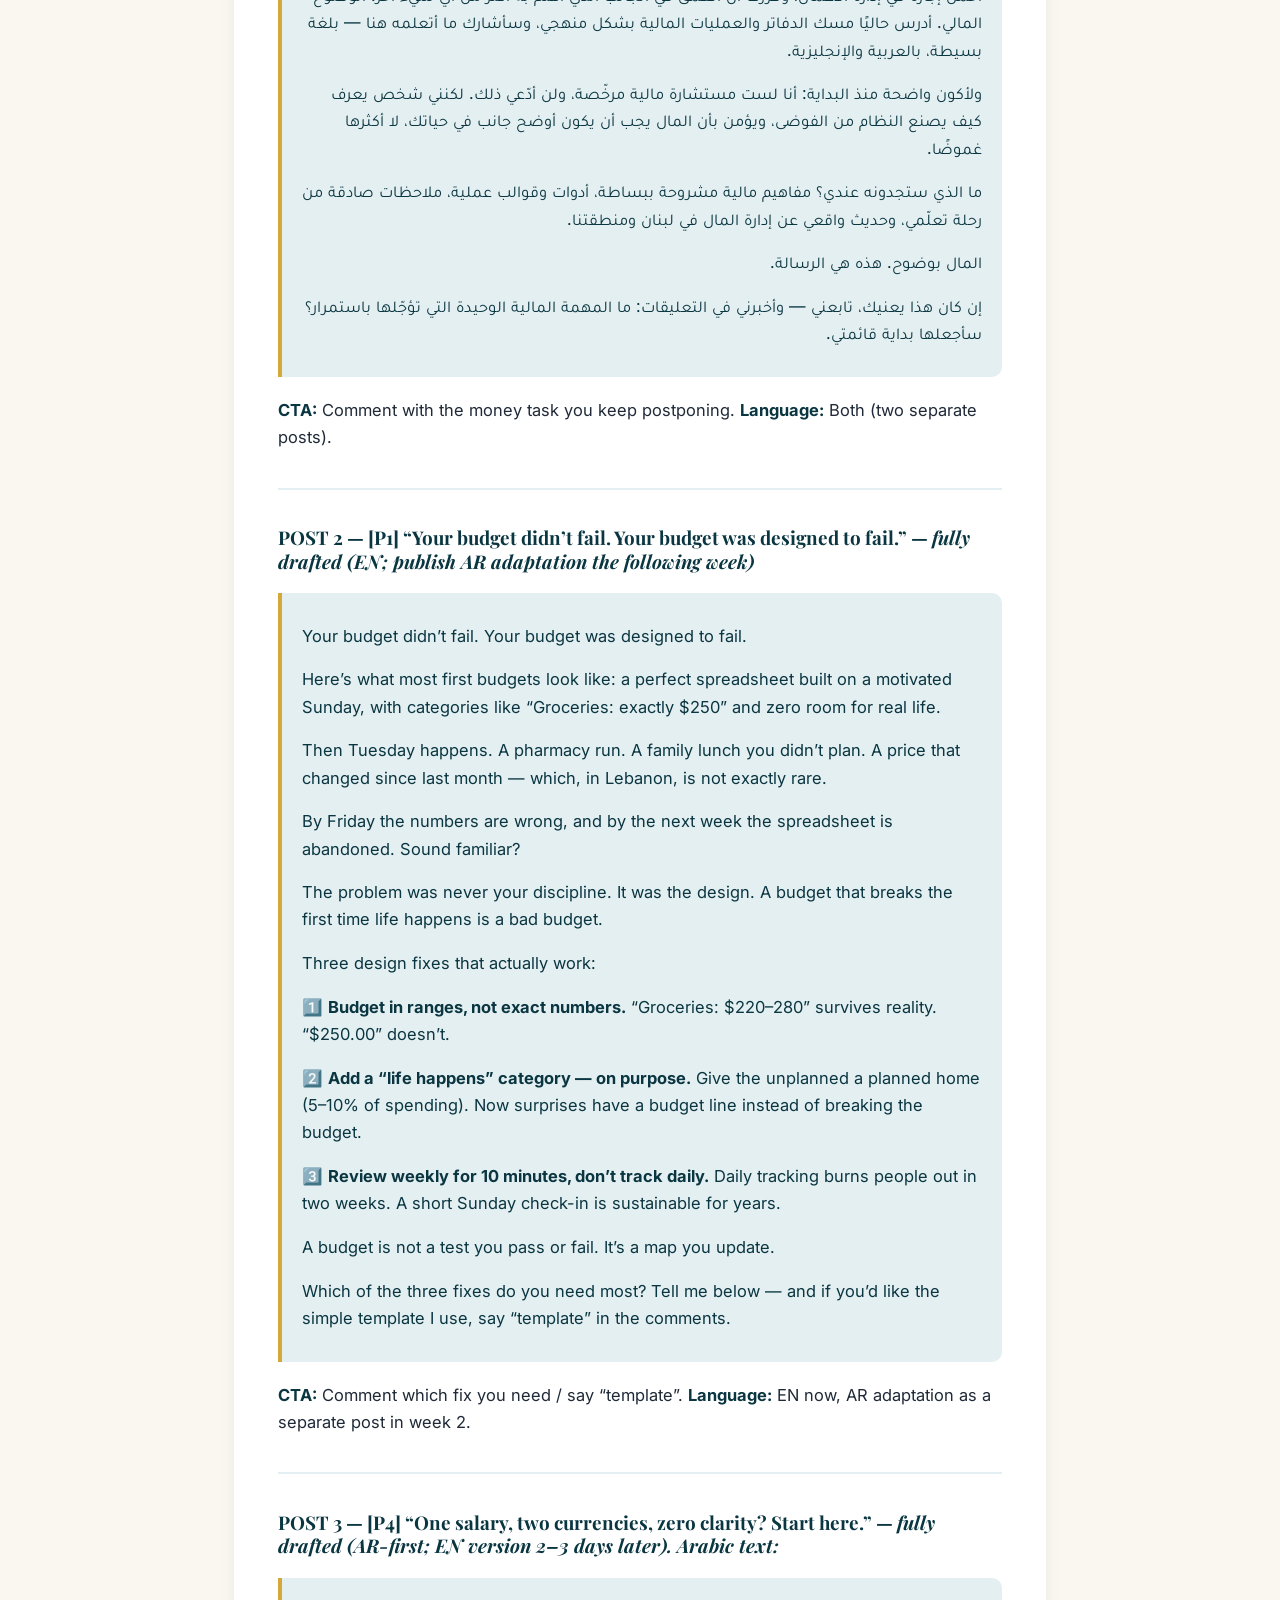
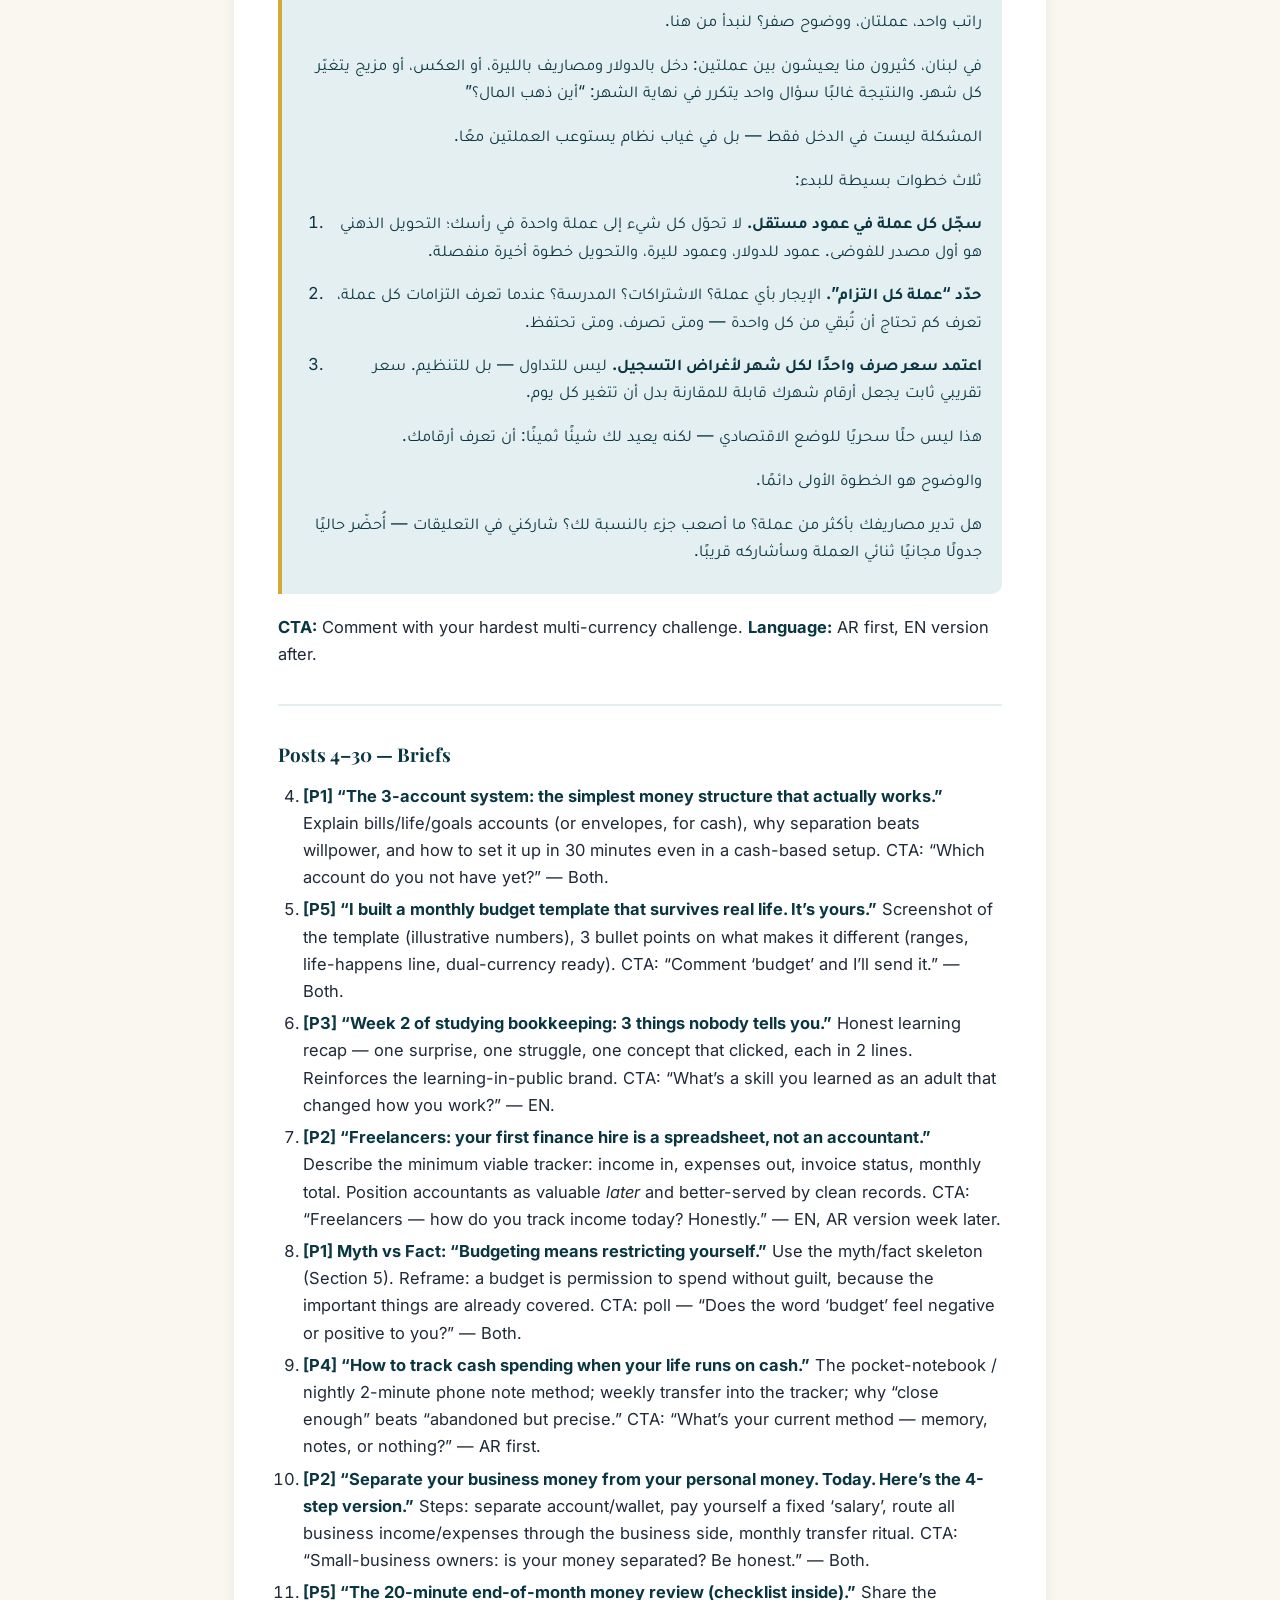
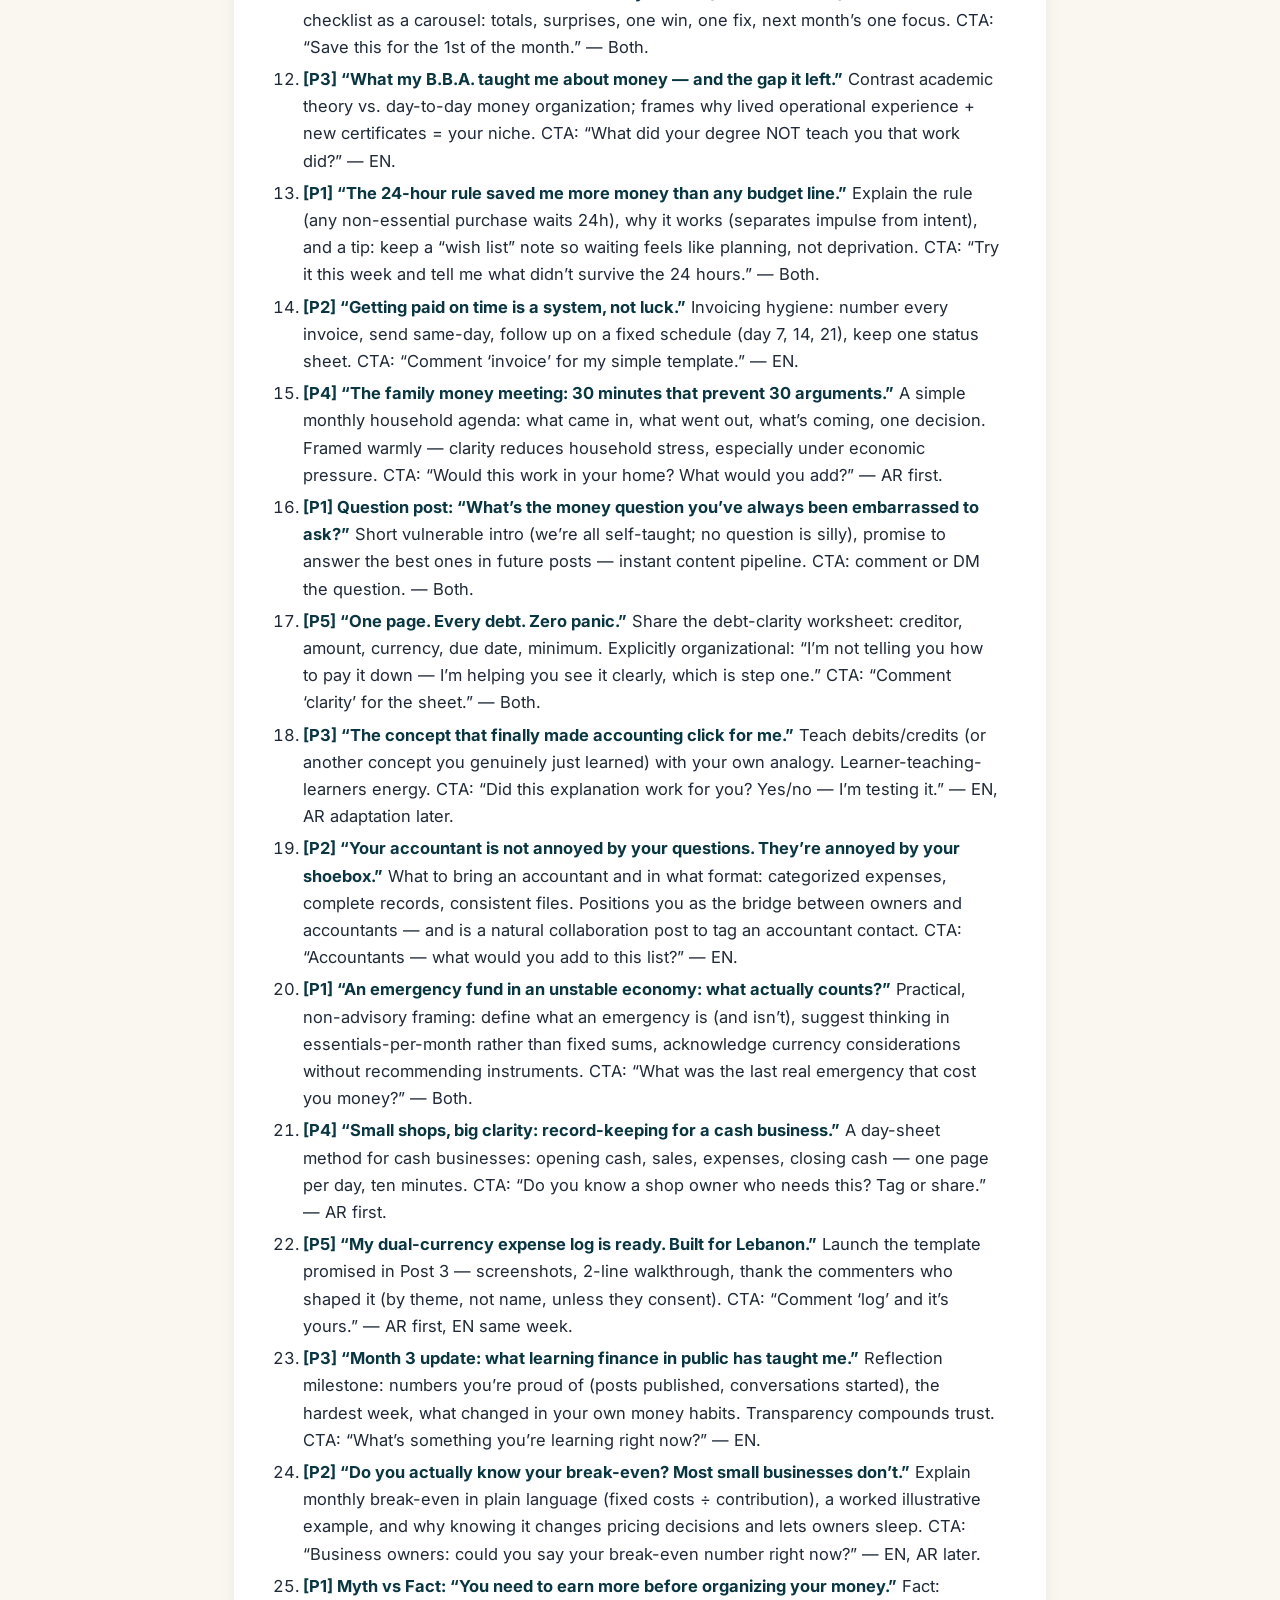
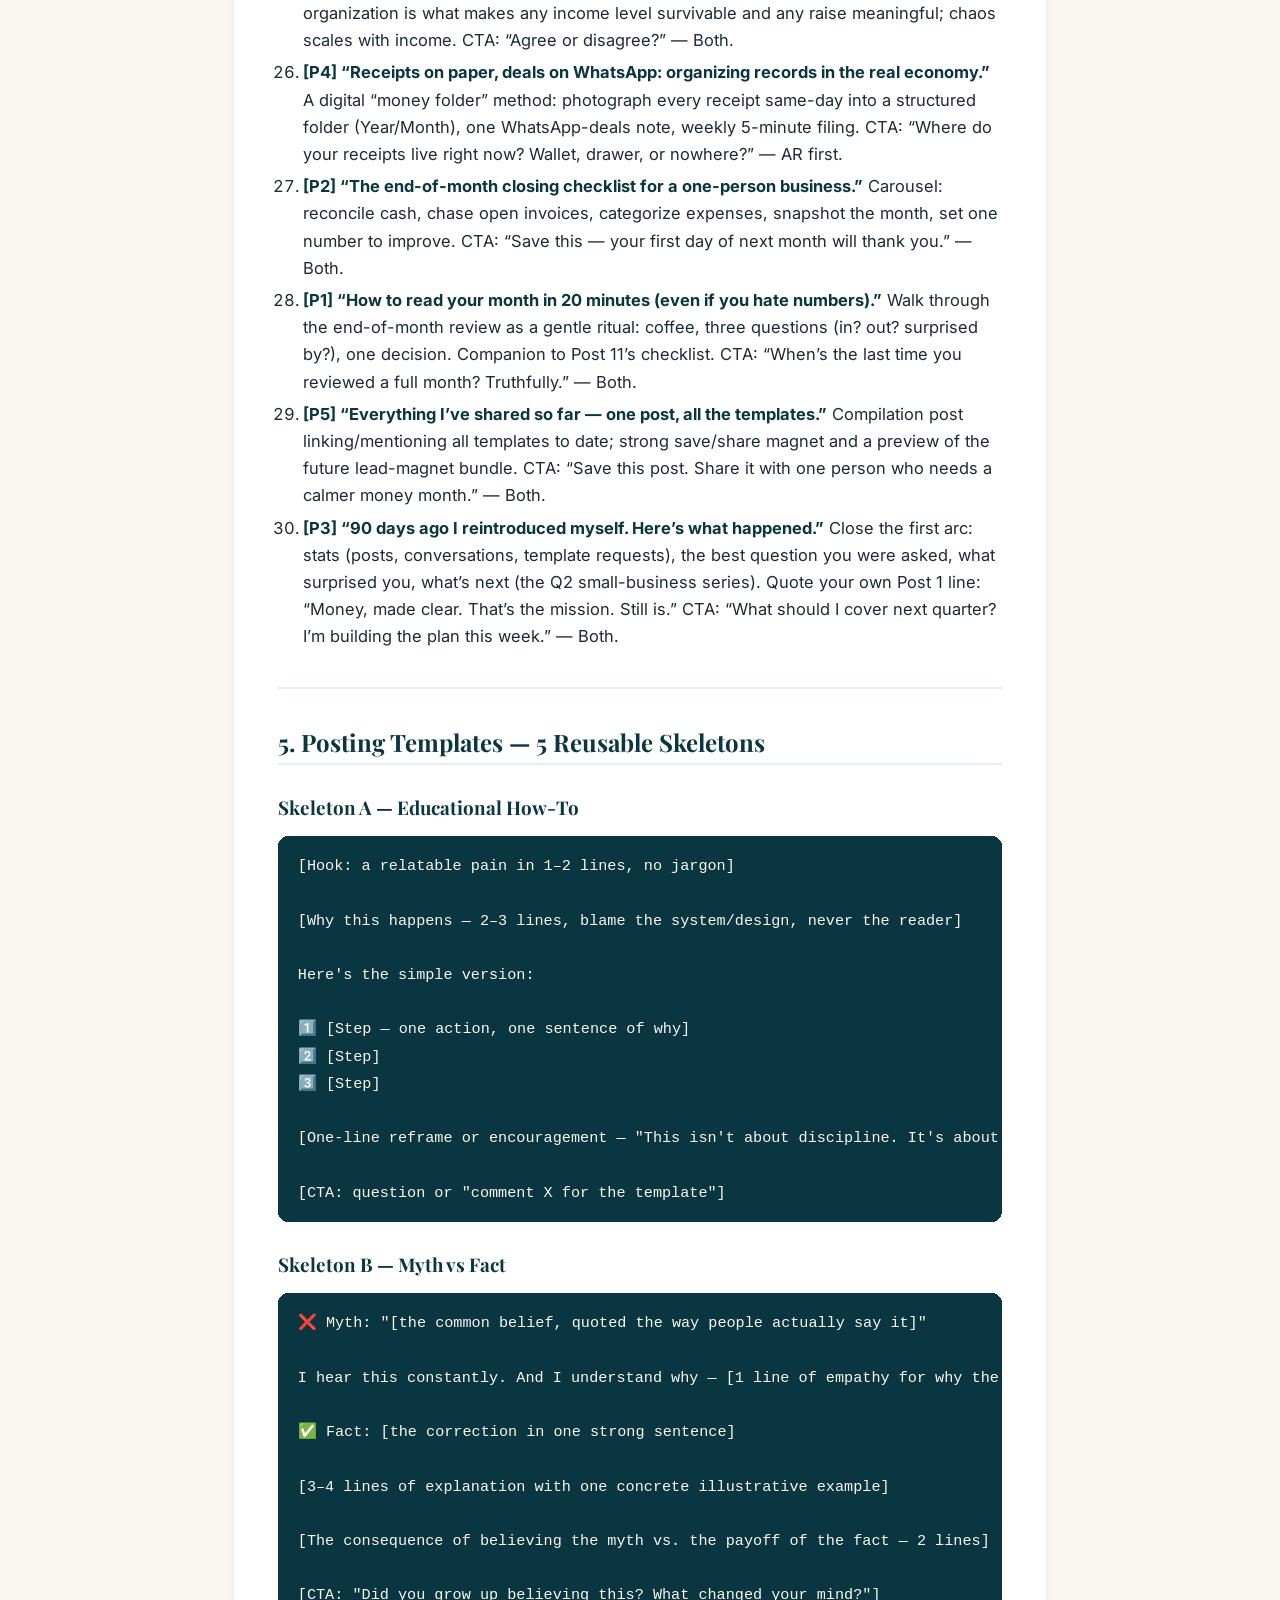
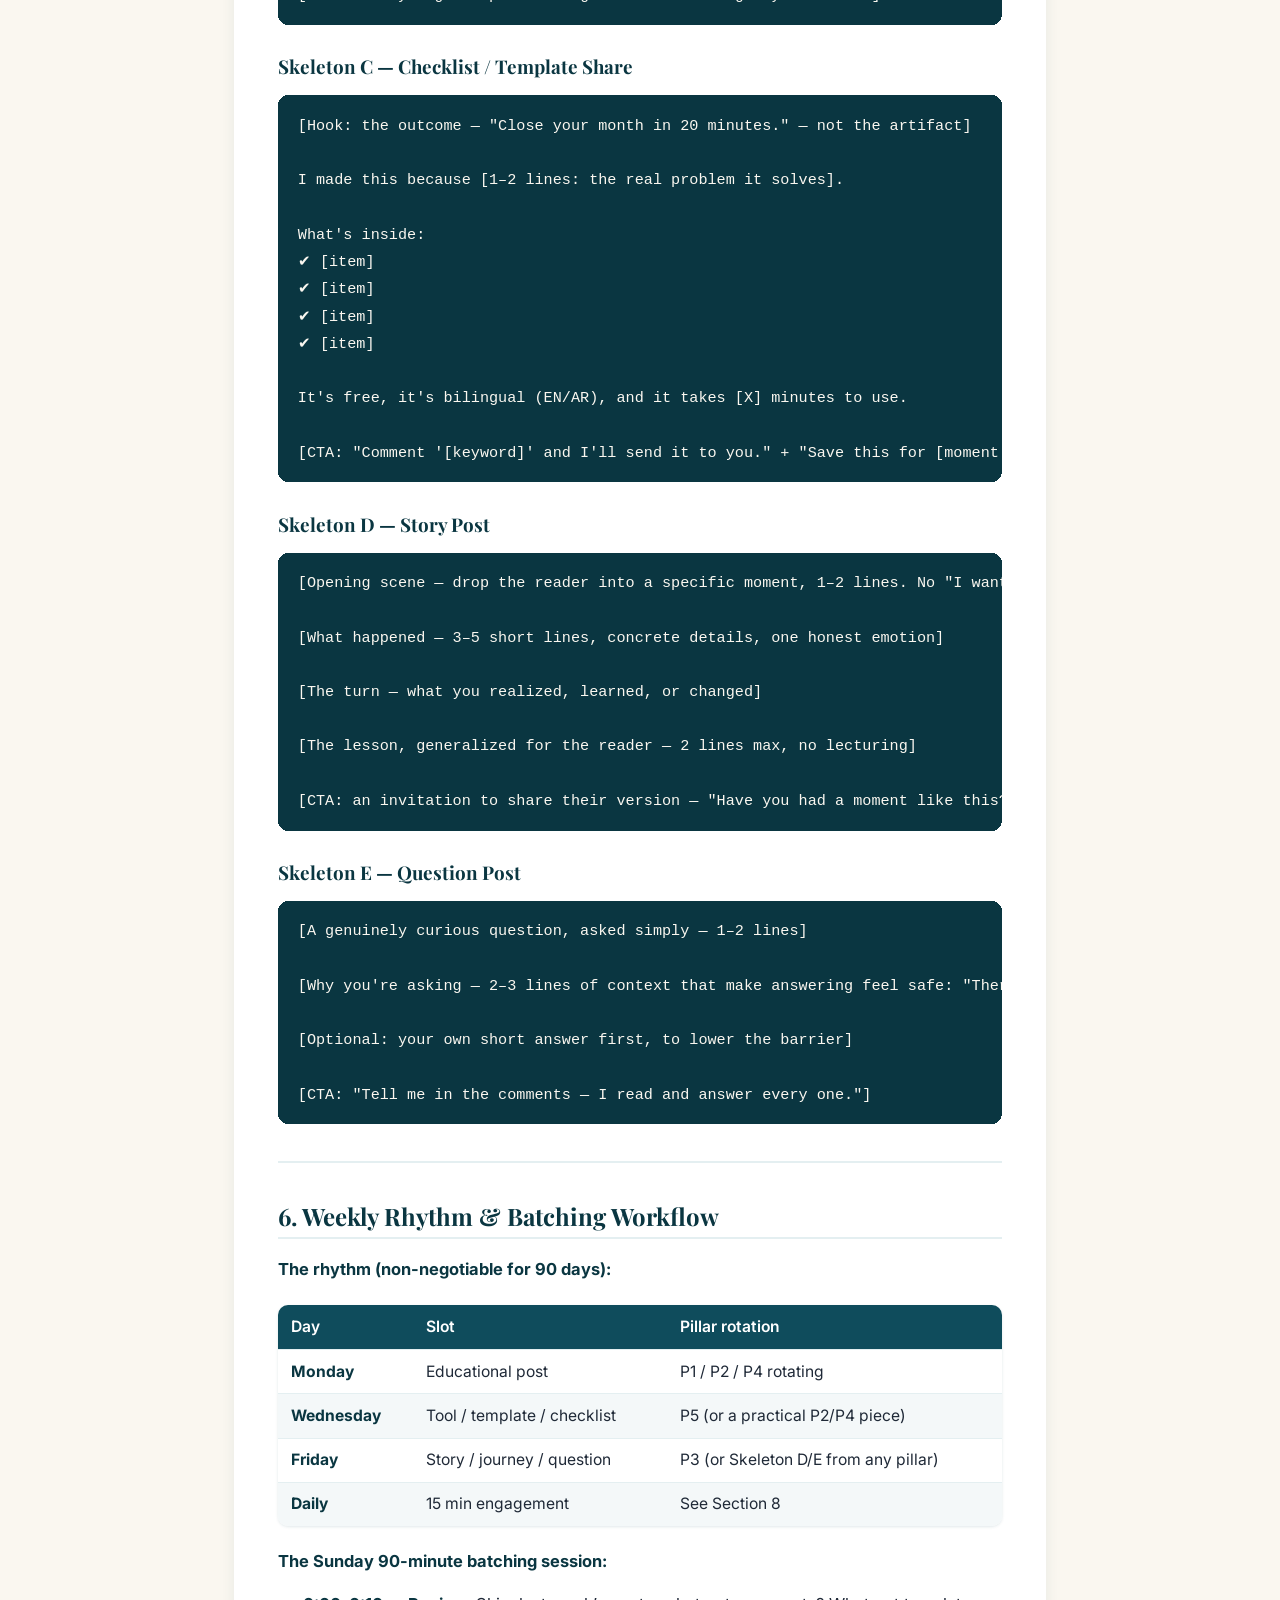
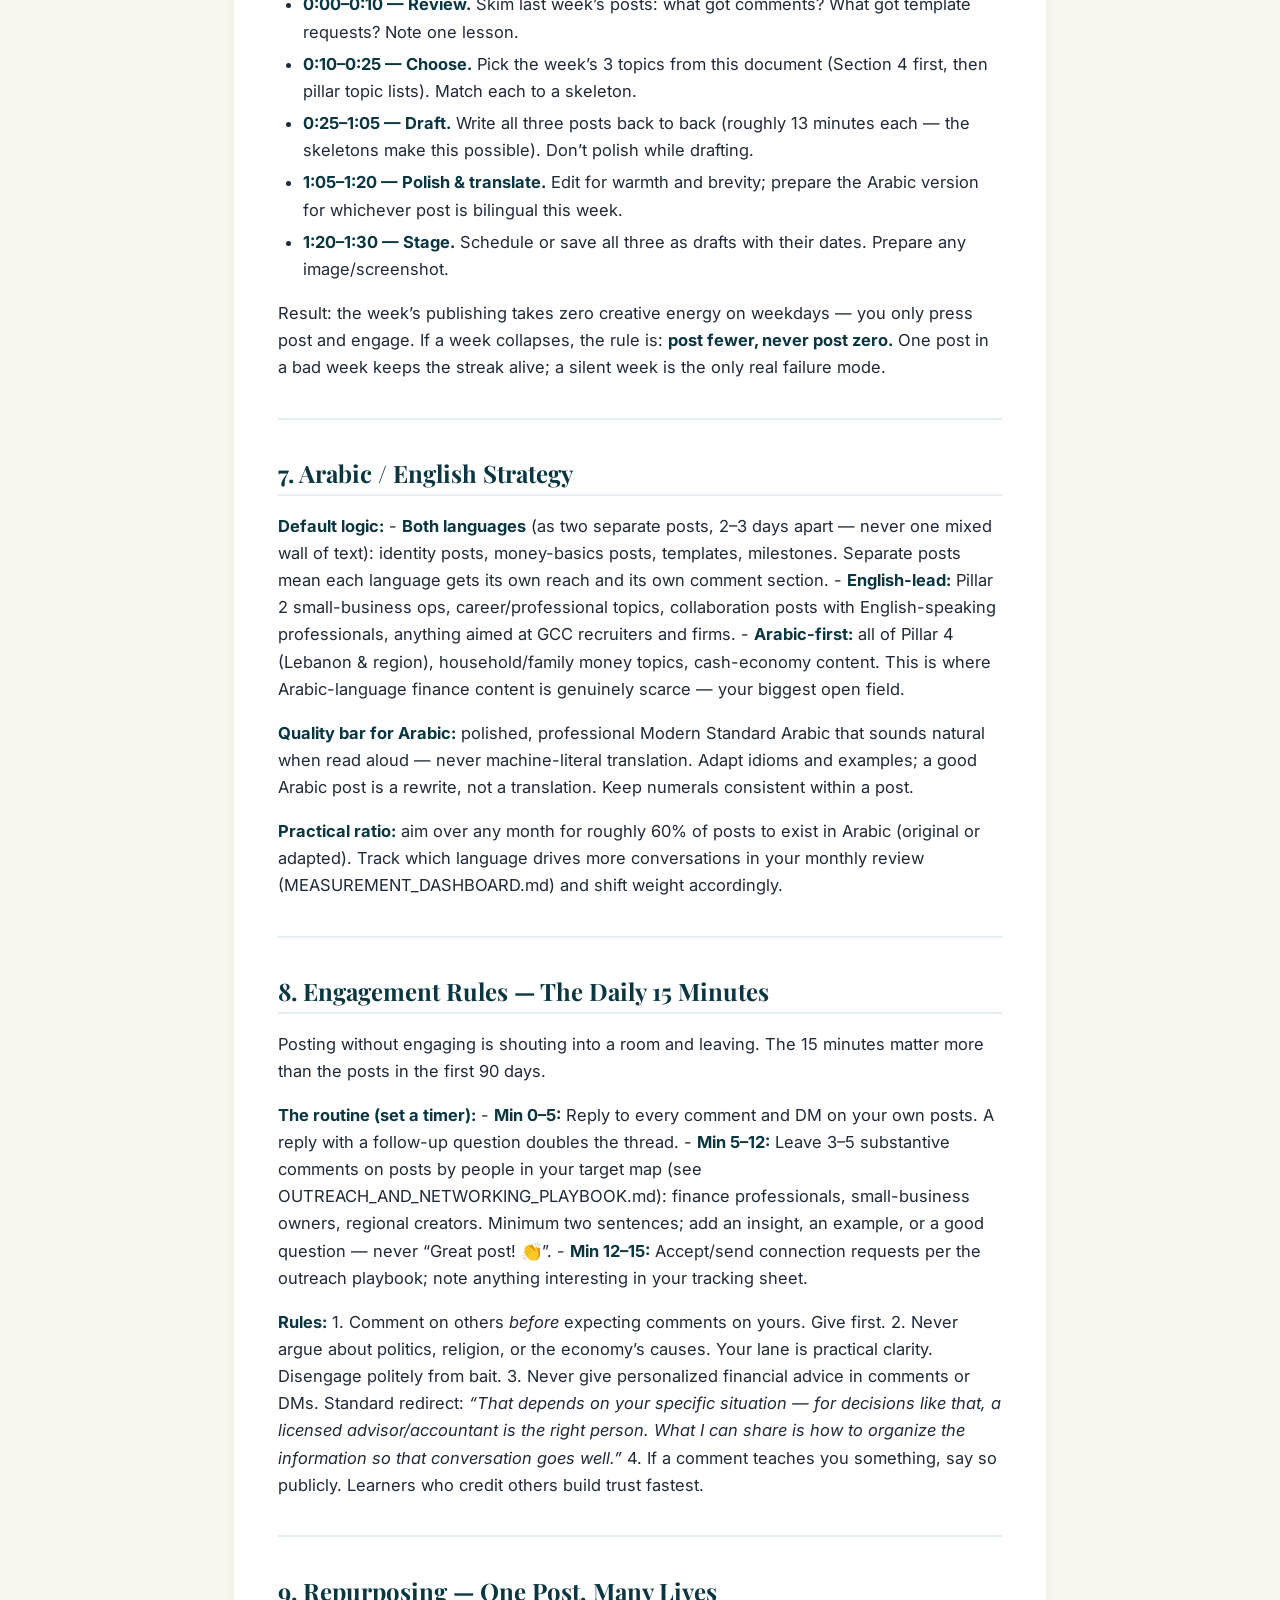
<file: content-engine.html>
<!DOCTYPE html>
<html lang="en">
<head>
<meta charset="utf-8">
<meta name="viewport" content="width=device-width, initial-scale=1">
<title>Content Authority Engine — Dorina Salman Strategy</title>
<link rel="preconnect" href="https://fonts.googleapis.com">
<link href="https://fonts.googleapis.com/css2?family=Playfair+Display:ital,wght@0,600;0,700;1,600&family=Inter:wght@400;600&family=Tajawal:wght@400;500;700&display=swap" rel="stylesheet">
<link rel="stylesheet" href="assets/style.css">
</head>
<body>
<header class="site-head">
  <div class="head-inner">
    <div class="brandmark">DS</div>
    <div class="head-titles">
      <div class="t1">Dorina Salman — Finance Authority Strategy</div>
      <div class="t2">Document 6 of 14 · Execution</div>
    </div>
    <div class="head-actions">
      <a class="btn" href="index.html">All documents</a>
      <button class="btn gold" onclick="window.print()">Print / PDF</button>
    </div>
  </div>
</header>
<main>
  <div class="crumbs"><a href="index.html">Home</a> › Content Authority Engine</div>
  <article class="doc-card">
<h1>Content Authority Engine</h1>
<h3>The 12-Month Publishing System for Dorina Salman</h3>
<p><em>&ldquo;Money, made clear.&rdquo; — &ldquo;المال بوضوح.&rdquo;</em></p>
<hr />
<h2>1. Content Philosophy: Teach What You&rsquo;re Learning</h2>
<p>Most people wait until they feel like an expert before they publish. That is exactly backwards — and it is why most people never publish at all.</p>
<p>Your content strategy is built on one honest, powerful idea: <strong>document the journey from business administrator to finance-clarity specialist, in public, as it happens.</strong></p>
<p>This works for three reasons:</p>
<ol>
<li><strong>Honesty is a strategy, not a compromise.</strong> You are not pretending to be a CFO or a licensed advisor — and you never will in this plan. You are a business administrator with a B.B.A. and 12 years of real operational experience who is systematically mastering financial organization, budgeting, cash-flow clarity, and bookkeeping literacy. Saying that out loud makes you <em>more</em> credible, not less, because audiences are exhausted by fake gurus.</li>
<li><strong>Learners teach better than experts.</strong> You still remember what it feels like not to understand a cash-flow statement. The expert forgot years ago. Your explanations will land where theirs go over people&rsquo;s heads.</li>
<li><strong>A clean slate is an advantage.</strong> With almost no existing LinkedIn activity, there is no old content to contradict your new positioning. You get to build the record from post one — deliberately, consistently, in your own voice.</li>
</ol>
<p><strong>Your permanent editorial rules:</strong>
- Teach only what you have actually done, learned, or verified. If you learned it yesterday, say so — that <em>is</em> the story.
- Never give personalized investment, tax, or legal advice. Your lane is organization, budgeting, cash-flow clarity, bookkeeping literacy, and small-business financial operations. (See RISK_ETHICS_AND_COMPLIANCE.md.)
- Every post should leave the reader with one thing they can <em>do</em> today.
- Warm, direct, practical. No jargon without a plain-language translation. No hype, no shame, no &ldquo;you&rsquo;re bad with money&rdquo; framing — ever.</p>
<hr />
<h2>2. The Five Content Pillars in Depth</h2>
<h3>Pillar 1 — Money Basics Made Simple</h3>
<p><strong>Purpose:</strong> Build trust with individuals by making foundational money concepts feel obvious and doable. This is your widest-reach pillar and your kindest one.</p>
<p><strong>Example topics (adapt freely):</strong>
1. The 3-account system: one for bills, one for life, one for goals
2. What &ldquo;cash flow&rdquo; actually means — explained with a kitchen tap and a drain
3. Why budgets fail (hint: it&rsquo;s the budget&rsquo;s fault, not yours)
4. Fixed vs. variable expenses — and why the split changes everything
5. The 24-hour rule before any non-essential purchase
6. How to read your own month: a 20-minute end-of-month money review
7. Emergency fund basics: how much, where, and what actually counts as an emergency
8. &ldquo;Where did my salary go?&rdquo; — a simple expense-tracking method that survives real life</p>
<p><strong>Format mix:</strong> Short text posts, 5–7 slide carousels, single-image explainers, occasional 1-question polls.
<strong>EN/AR guidance:</strong> Both languages, and this pillar is where Arabic matters most — publish the Arabic version as a full standalone post, not a translation footnote. Household money topics reach furthest in Arabic.</p>
<h3>Pillar 2 — Small-Business Money Ops</h3>
<p><strong>Purpose:</strong> Position you for the professional audience — freelancers, shop owners, and small-business founders in Lebanon and the region who are brilliant at their craft and drowning in financial admin. This pillar feeds directly into the future consulting option.</p>
<p><strong>Example topics:</strong>
1. The one spreadsheet every freelancer needs before they need an accountant
2. Separating personal and business money — the first real act of running a business
3. Invoicing hygiene: numbering, follow-up cadence, and getting paid on time
4. A simple weekly cash-flow check-in for a small business (15 minutes, one page)
5. What your accountant wishes you brought them (and in what format)
6. Pricing sanity check: do you actually know your monthly break-even?
7. Petty cash without chaos: a system that works in a cash economy
8. The end-of-month closing checklist for a one-person business</p>
<p><strong>Format mix:</strong> Checklists, carousels, template screenshots, short &ldquo;here&rsquo;s how I&rsquo;d organize this&rdquo; walkthroughs.
<strong>EN/AR guidance:</strong> Lead in English for GCC/professional reach; publish Arabic versions of the most practical pieces (invoicing, cash handling, separating accounts) for the local audience.</p>
<h3>Pillar 3 — The Learning Journey</h3>
<p><strong>Purpose:</strong> Turn your upskilling into content. Every certificate module, every concept that finally clicked, every mistake — it all becomes proof that your expertise is real and <em>earned in public</em>. This is the pillar that makes your credibility ladder visible: Organizer → Educator → Certified practitioner → Consultant.</p>
<p><strong>Example topics:</strong>
1. Why I&rsquo;m going deep on finance after 12 years in business administration (your origin story)
2. Week 1 of my bookkeeping certificate: three things that surprised me
3. Debits and credits finally clicked — here&rsquo;s the explanation I wish I&rsquo;d had
4. What a B.B.A. teaches you about money — and what it doesn&rsquo;t
5. I rebuilt my own budget using what I learned this month. Results inside.
6. Certificate milestone post: what this course covered, what I can now do
7. The hardest concept so far — and how I broke it down
8. Six months in: what&rsquo;s changed in how I see money</p>
<p><strong>Format mix:</strong> Story posts (text-first), milestone posts with the certificate image, &ldquo;what I learned this week&rdquo; recaps.
<strong>EN/AR guidance:</strong> Both. Story posts translate beautifully into Arabic and feel personal; milestone posts work in English with an Arabic closing line.</p>
<h3>Pillar 4 — Money in Lebanon &amp; the Region</h3>
<p><strong>Purpose:</strong> This is your differentiation moat. Generic Western finance advice ignores multi-currency wallets, cash-heavy daily life, and banking realities in Lebanon. You live this context. Cover it with practical, calm, service-minded content — <strong>never political commentary</strong>, no blame, no doom. Just: &ldquo;here is how to stay organized inside this reality.&rdquo;</p>
<p><strong>Example topics:</strong>
1. Budgeting when your income and expenses are in two (or three) currencies
2. A simple system for tracking cash spending when most of life is in cash
3. &ldquo;Fresh&rdquo; vs. bank money: how to label and track them without confusion in one ledger
4. How small Lebanese businesses can keep clean records in a dual-currency environment
5. Sending and receiving remittances: an organization checklist (not advice on providers)
6. Pricing your freelance services in USD, LBP, or both — a decision framework
7. Keeping receipts and records in an economy that runs on paper and WhatsApp
8. A family money meeting agenda for households juggling multiple currencies</p>
<p><strong>Format mix:</strong> Practical frameworks, checklists, relatable scenario posts (&ldquo;Sara earns in USD and pays rent in LBP…&rdquo; — clearly framed as illustrative examples, never as real client stories).
<strong>EN/AR guidance:</strong> <strong>Arabic-first.</strong> This pillar exists for the regional audience; English versions second, for the diaspora and GCC professionals.</p>
<h3>Pillar 5 — Tools &amp; Templates</h3>
<p><strong>Purpose:</strong> Give people something they can hold. Templates are the fastest trust-builder there is: they prove competence, they get saved and shared, and they later become your lead magnet and workshop material.</p>
<p><strong>Example topics:</strong>
1. My monthly personal budget template (free, walkthrough included)
2. A one-page cash-flow tracker for freelancers
3. The end-of-month review checklist (printable)
4. A simple invoice template with a follow-up schedule built in
5. Dual-currency expense log — built for Lebanon
6. Debt-clarity worksheet: every obligation on one page (organizational, not advisory)
7. The &ldquo;money folder&rdquo; structure: how to organize financial documents digitally
8. Small-business record-keeping starter kit: five sheets, zero accounting degree required</p>
<p><strong>Format mix:</strong> Screenshot + &ldquo;comment/DM and I&rsquo;ll send it&rdquo; posts, short walkthrough carousels, before/after examples using illustrative data.
<strong>EN/AR guidance:</strong> Build every template bilingual (EN/AR column headers or two tabs) — this alone will set you apart. Announce in both languages.</p>
<hr />
<h2>3. The 12-Month Content Arc</h2>
<table>
<thead>
<tr>
<th>Quarter</th>
<th>Theme</th>
<th>Emphasis by pillar</th>
<th>Key milestones</th>
</tr>
</thead>
<tbody>
<tr>
<td><strong>Q1 (Months 1–3): Foundations &amp; Visibility</strong></td>
<td>Introduce the new positioning, publish consistently, learn what resonates</td>
<td>P1 40% · P3 25% · P4 15% · P5 10% · P2 10%</td>
<td>Reintroduction post; first 30 posts done; profile fully rewritten; 3-post weekly rhythm locked in</td>
</tr>
<tr>
<td><strong>Q2 (Months 4–6): Templates &amp; Small-Business Focus</strong></td>
<td>Shift weight toward practical assets and the small-business audience</td>
<td>P5 25% · P2 25% · P1 20% · P4 15% · P3 15%</td>
<td>4–6 polished bilingual templates released; first &ldquo;series&rdquo; (e.g., 4-part Freelancer Money Ops); first collaboration post</td>
</tr>
<tr>
<td><strong>Q3 (Months 7–9): Certificates &amp; Deeper Ops</strong></td>
<td>Certificates completing → deeper, more technical (but still plain-language) content</td>
<td>P3 25% · P2 25% · P4 20% · P1 15% · P5 15%</td>
<td>Certificate milestone posts; deeper topics (reading simple financial statements, closing routines); first live element (LinkedIn audio or small webinar with an accountant partner)</td>
</tr>
<tr>
<td><strong>Q4 (Months 10–12): Authority Consolidation</strong></td>
<td>Best-of compilations, positioning as the go-to resource, prepare the next stage</td>
<td>Balanced across all five</td>
<td>Launch <strong>mini-newsletter / lead magnet</strong>: a monthly &ldquo;المال بوضوح — Money, Made Clear&rdquo; digest built from your best posts + one flagship template bundle as the sign-up gift; 12-month reflection post; evaluate pre-consulting steps per MEASUREMENT_DASHBOARD.md</td>
</tr>
</tbody>
</table>
<p><strong>Newsletter/lead magnet note (Q4):</strong> Do not start a newsletter before Month 6 at the earliest (see decision checkpoints in MEASUREMENT_DASHBOARD.md). When you do: keep it monthly, bilingual, and 80% recycled from your strongest posts. The lead magnet is your template bundle from Pillar 5 — already built, zero extra work.</p>
<hr />
<h2>4. The First 30 Posts</h2>
<p>Each brief: <strong>[Pillar] Title/hook — body description — CTA — language.</strong> Posts 1–3 are fully drafted; adapt wording to your voice before publishing.</p>
<hr />
<h3>POST 1 — [P3] The Reintroduction — <em>fully drafted, publish in both languages as two posts, EN first, AR 2–3 days later</em></h3>
<p><strong>ENGLISH — full text:</strong></p>
<blockquote>
<p>For 12 years, I&rsquo;ve been the person who keeps things running.</p>
<p>As a business administrator, I&rsquo;ve managed schedules, documents, deadlines, and details — the invisible work that keeps an organization moving. Along the way, I noticed something: the problems that stressed people most were almost never about the work itself.</p>
<p>They were about money. Not earning it — <em>organizing</em> it.</p>
<p>Invoices nobody tracked. Budgets nobody understood. Cash flowing in and out with no one quite sure where it went. And in Lebanon, add multiple currencies and a cash-heavy economy on top of all of it.</p>
<p>I have a B.B.A. in Business Administration, and I&rsquo;ve decided to go deep on the part of business I care about most: financial clarity. I&rsquo;m formally studying bookkeeping and financial operations, and I&rsquo;ll be sharing what I learn here — in plain language, in English and Arabic.</p>
<p>To be clear about what this is and isn&rsquo;t: I&rsquo;m not a financial advisor, and I won&rsquo;t pretend to be one. What I am is someone who knows how to build order out of chaos — and who believes money should be the clearest thing in your life, not the most confusing.</p>
<p>So here&rsquo;s what you can expect from me: simple money concepts explained like a human, practical tools and templates, honest notes from my learning journey, and real talk about managing money in Lebanon and our region.</p>
<p>Money, made clear. That&rsquo;s the mission.</p>
<p>If that sounds useful, follow along — and tell me in the comments: what&rsquo;s the ONE money task you keep postponing? I&rsquo;ll make that my starting list.</p>
</blockquote>
<p><strong>ARABIC — full text:</strong></p>
<blockquote>
<p>منذ اثني عشر عامًا وأنا الشخص الذي يحرص على أن تسير الأمور كما يجب.</p>
<p>عملي في الإدارة يعني تنظيم المواعيد والمستندات والتفاصيل — ذلك الجهد غير المرئي الذي يُبقي أي مؤسسة على قيد الحياة. وخلال هذه السنوات لاحظت أمرًا لافتًا: أكثر ما كان يُرهق الناس لم يكن العمل نفسه.</p>
<p>بل المال. ليس كسبه — بل <strong>تنظيمه</strong>.</p>
<p>فواتير لا يتابعها أحد. ميزانيات لا يفهمها أحد. أموال تدخل وتخرج ولا أحد يعرف تمامًا إلى أين ذهبت. وفي لبنان، أضِف إلى ذلك تعدد العملات واقتصادًا يقوم على النقد.</p>
<p>أحمل إجازة في إدارة الأعمال، وقررت أن أتعمّق في الجانب الذي أهتم به أكثر من أي شيء آخر: الوضوح المالي. أدرس حاليًا مسك الدفاتر والعمليات المالية بشكل منهجي، وسأشارك ما أتعلمه هنا — بلغة بسيطة، بالعربية والإنجليزية.</p>
<p>ولأكون واضحة منذ البداية: أنا لست مستشارة مالية مرخّصة، ولن أدّعي ذلك. لكنني شخص يعرف كيف يصنع النظام من الفوضى، ويؤمن بأن المال يجب أن يكون أوضح جانب في حياتك، لا أكثرها غموضًا.</p>
<p>ما الذي ستجدونه عندي؟ مفاهيم مالية مشروحة ببساطة، أدوات وقوالب عملية، ملاحظات صادقة من رحلة تعلّمي، وحديث واقعي عن إدارة المال في لبنان ومنطقتنا.</p>
<p>المال بوضوح. هذه هي الرسالة.</p>
<p>إن كان هذا يعنيك، تابعني — وأخبرني في التعليقات: ما المهمة المالية الوحيدة التي تؤجّلها باستمرار؟ سأجعلها بداية قائمتي.</p>
</blockquote>
<p><strong>CTA:</strong> Comment with the money task you keep postponing. <strong>Language:</strong> Both (two separate posts).</p>
<hr />
<h3>POST 2 — [P1] &ldquo;Your budget didn&rsquo;t fail. Your budget was designed to fail.&rdquo; — <em>fully drafted (EN; publish AR adaptation the following week)</em></h3>
<blockquote>
<p>Your budget didn&rsquo;t fail. Your budget was designed to fail.</p>
<p>Here&rsquo;s what most first budgets look like: a perfect spreadsheet built on a motivated Sunday, with categories like &ldquo;Groceries: exactly $250&rdquo; and zero room for real life.</p>
<p>Then Tuesday happens. A pharmacy run. A family lunch you didn&rsquo;t plan. A price that changed since last month — which, in Lebanon, is not exactly rare.</p>
<p>By Friday the numbers are wrong, and by the next week the spreadsheet is abandoned. Sound familiar?</p>
<p>The problem was never your discipline. It was the design. A budget that breaks the first time life happens is a bad budget.</p>
<p>Three design fixes that actually work:</p>
<p>1️⃣ <strong>Budget in ranges, not exact numbers.</strong> &ldquo;Groceries: $220–280&rdquo; survives reality. &ldquo;$250.00&rdquo; doesn&rsquo;t.</p>
<p>2️⃣ <strong>Add a &ldquo;life happens&rdquo; category — on purpose.</strong> Give the unplanned a planned home (5–10% of spending). Now surprises have a budget line instead of breaking the budget.</p>
<p>3️⃣ <strong>Review weekly for 10 minutes, don&rsquo;t track daily.</strong> Daily tracking burns people out in two weeks. A short Sunday check-in is sustainable for years.</p>
<p>A budget is not a test you pass or fail. It&rsquo;s a map you update.</p>
<p>Which of the three fixes do you need most? Tell me below — and if you&rsquo;d like the simple template I use, say &ldquo;template&rdquo; in the comments.</p>
</blockquote>
<p><strong>CTA:</strong> Comment which fix you need / say &ldquo;template&rdquo;. <strong>Language:</strong> EN now, AR adaptation as a separate post in week 2.</p>
<hr />
<h3>POST 3 — [P4] &ldquo;One salary, two currencies, zero clarity? Start here.&rdquo; — <em>fully drafted (AR-first; EN version 2–3 days later). Arabic text:</em></h3>
<blockquote>
<p>راتب واحد، عملتان، ووضوح صفر؟ لنبدأ من هنا.</p>
<p>في لبنان، كثيرون منا يعيشون بين عملتين: دخل بالدولار ومصاريف بالليرة، أو العكس، أو مزيج يتغيّر كل شهر. والنتيجة غالبًا سؤال واحد يتكرر في نهاية الشهر: &ldquo;أين ذهب المال؟&rdquo;</p>
<p>المشكلة ليست في الدخل فقط — بل في غياب نظام يستوعب العملتين معًا.</p>
<p>ثلاث خطوات بسيطة للبدء:</p>
<ol start="١">
<li>
<p><strong>سجّل كل عملة في عمود مستقل.</strong> لا تحوّل كل شيء إلى عملة واحدة في رأسك؛ التحويل الذهني هو أول مصدر للفوضى. عمود للدولار، وعمود لليرة، والتحويل خطوة أخيرة منفصلة.</p>
</li>
<li>
<p><strong>حدّد &ldquo;عملة كل التزام&rdquo;.</strong> الإيجار بأي عملة؟ الاشتراكات؟ المدرسة؟ عندما تعرف التزامات كل عملة، تعرف كم تحتاج أن تُبقي من كل واحدة — ومتى تصرف، ومتى تحتفظ.</p>
</li>
<li>
<p><strong>اعتمد سعر صرف واحدًا لكل شهر لأغراض التسجيل.</strong> ليس للتداول — بل للتنظيم. سعر تقريبي ثابت يجعل أرقام شهرك قابلة للمقارنة بدل أن تتغير كل يوم.</p>
</li>
</ol>
<p>هذا ليس حلًا سحريًا للوضع الاقتصادي — لكنه يعيد لك شيئًا ثمينًا: أن تعرف أرقامك.</p>
<p>والوضوح هو الخطوة الأولى دائمًا.</p>
<p>هل تدير مصاريفك بأكثر من عملة؟ ما أصعب جزء بالنسبة لك؟ شاركني في التعليقات — أُحضّر حاليًا جدولًا مجانيًا ثنائي العملة وسأشاركه قريبًا.</p>
</blockquote>
<p><strong>CTA:</strong> Comment with your hardest multi-currency challenge. <strong>Language:</strong> AR first, EN version after.</p>
<hr />
<h3>Posts 4–30 — Briefs</h3>
<ol start="4">
<li><strong>[P1] &ldquo;The 3-account system: the simplest money structure that actually works.&rdquo;</strong> Explain bills/life/goals accounts (or envelopes, for cash), why separation beats willpower, and how to set it up in 30 minutes even in a cash-based setup. CTA: &ldquo;Which account do you not have yet?&rdquo; — Both.</li>
<li><strong>[P5] &ldquo;I built a monthly budget template that survives real life. It&rsquo;s yours.&rdquo;</strong> Screenshot of the template (illustrative numbers), 3 bullet points on what makes it different (ranges, life-happens line, dual-currency ready). CTA: &ldquo;Comment &lsquo;budget&rsquo; and I&rsquo;ll send it.&rdquo; — Both.</li>
<li><strong>[P3] &ldquo;Week 2 of studying bookkeeping: 3 things nobody tells you.&rdquo;</strong> Honest learning recap — one surprise, one struggle, one concept that clicked, each in 2 lines. Reinforces the learning-in-public brand. CTA: &ldquo;What&rsquo;s a skill you learned as an adult that changed how you work?&rdquo; — EN.</li>
<li><strong>[P2] &ldquo;Freelancers: your first finance hire is a spreadsheet, not an accountant.&rdquo;</strong> Describe the minimum viable tracker: income in, expenses out, invoice status, monthly total. Position accountants as valuable <em>later</em> and better-served by clean records. CTA: &ldquo;Freelancers — how do you track income today? Honestly.&rdquo; — EN, AR version week later.</li>
<li><strong>[P1] Myth vs Fact: &ldquo;Budgeting means restricting yourself.&rdquo;</strong> Use the myth/fact skeleton (Section 5). Reframe: a budget is permission to spend without guilt, because the important things are already covered. CTA: poll — &ldquo;Does the word &lsquo;budget&rsquo; feel negative or positive to you?&rdquo; — Both.</li>
<li><strong>[P4] &ldquo;How to track cash spending when your life runs on cash.&rdquo;</strong> The pocket-notebook / nightly 2-minute phone note method; weekly transfer into the tracker; why &ldquo;close enough&rdquo; beats &ldquo;abandoned but precise.&rdquo; CTA: &ldquo;What&rsquo;s your current method — memory, notes, or nothing?&rdquo; — AR first.</li>
<li><strong>[P2] &ldquo;Separate your business money from your personal money. Today. Here&rsquo;s the 4-step version.&rdquo;</strong> Steps: separate account/wallet, pay yourself a fixed &lsquo;salary&rsquo;, route all business income/expenses through the business side, monthly transfer ritual. CTA: &ldquo;Small-business owners: is your money separated? Be honest.&rdquo; — Both.</li>
<li><strong>[P5] &ldquo;The 20-minute end-of-month money review (checklist inside).&rdquo;</strong> Share the checklist as a carousel: totals, surprises, one win, one fix, next month&rsquo;s one focus. CTA: &ldquo;Save this for the 1st of the month.&rdquo; — Both.</li>
<li><strong>[P3] &ldquo;What my B.B.A. taught me about money — and the gap it left.&rdquo;</strong> Contrast academic theory vs. day-to-day money organization; frames why lived operational experience + new certificates = your niche. CTA: &ldquo;What did your degree NOT teach you that work did?&rdquo; — EN.</li>
<li><strong>[P1] &ldquo;The 24-hour rule saved me more money than any budget line.&rdquo;</strong> Explain the rule (any non-essential purchase waits 24h), why it works (separates impulse from intent), and a tip: keep a &ldquo;wish list&rdquo; note so waiting feels like planning, not deprivation. CTA: &ldquo;Try it this week and tell me what didn&rsquo;t survive the 24 hours.&rdquo; — Both.</li>
<li><strong>[P2] &ldquo;Getting paid on time is a system, not luck.&rdquo;</strong> Invoicing hygiene: number every invoice, send same-day, follow up on a fixed schedule (day 7, 14, 21), keep one status sheet. CTA: &ldquo;Comment &lsquo;invoice&rsquo; for my simple template.&rdquo; — EN.</li>
<li><strong>[P4] &ldquo;The family money meeting: 30 minutes that prevent 30 arguments.&rdquo;</strong> A simple monthly household agenda: what came in, what went out, what&rsquo;s coming, one decision. Framed warmly — clarity reduces household stress, especially under economic pressure. CTA: &ldquo;Would this work in your home? What would you add?&rdquo; — AR first.</li>
<li><strong>[P1] Question post: &ldquo;What&rsquo;s the money question you&rsquo;ve always been embarrassed to ask?&rdquo;</strong> Short vulnerable intro (we&rsquo;re all self-taught; no question is silly), promise to answer the best ones in future posts — instant content pipeline. CTA: comment or DM the question. — Both.</li>
<li><strong>[P5] &ldquo;One page. Every debt. Zero panic.&rdquo;</strong> Share the debt-clarity worksheet: creditor, amount, currency, due date, minimum. Explicitly organizational: &ldquo;I&rsquo;m not telling you how to pay it down — I&rsquo;m helping you see it clearly, which is step one.&rdquo; CTA: &ldquo;Comment &lsquo;clarity&rsquo; for the sheet.&rdquo; — Both.</li>
<li><strong>[P3] &ldquo;The concept that finally made accounting click for me.&rdquo;</strong> Teach debits/credits (or another concept you genuinely just learned) with your own analogy. Learner-teaching-learners energy. CTA: &ldquo;Did this explanation work for you? Yes/no — I&rsquo;m testing it.&rdquo; — EN, AR adaptation later.</li>
<li><strong>[P2] &ldquo;Your accountant is not annoyed by your questions. They&rsquo;re annoyed by your shoebox.&rdquo;</strong> What to bring an accountant and in what format: categorized expenses, complete records, consistent files. Positions you as the bridge between owners and accountants — and is a natural collaboration post to tag an accountant contact. CTA: &ldquo;Accountants — what would you add to this list?&rdquo; — EN.</li>
<li><strong>[P1] &ldquo;An emergency fund in an unstable economy: what actually counts?&rdquo;</strong> Practical, non-advisory framing: define what an emergency is (and isn&rsquo;t), suggest thinking in essentials-per-month rather than fixed sums, acknowledge currency considerations without recommending instruments. CTA: &ldquo;What was the last real emergency that cost you money?&rdquo; — Both.</li>
<li><strong>[P4] &ldquo;Small shops, big clarity: record-keeping for a cash business.&rdquo;</strong> A day-sheet method for cash businesses: opening cash, sales, expenses, closing cash — one page per day, ten minutes. CTA: &ldquo;Do you know a shop owner who needs this? Tag or share.&rdquo; — AR first.</li>
<li><strong>[P5] &ldquo;My dual-currency expense log is ready. Built for Lebanon.&rdquo;</strong> Launch the template promised in Post 3 — screenshots, 2-line walkthrough, thank the commenters who shaped it (by theme, not name, unless they consent). CTA: &ldquo;Comment &lsquo;log&rsquo; and it&rsquo;s yours.&rdquo; — AR first, EN same week.</li>
<li><strong>[P3] &ldquo;Month 3 update: what learning finance in public has taught me.&rdquo;</strong> Reflection milestone: numbers you&rsquo;re proud of (posts published, conversations started), the hardest week, what changed in your own money habits. Transparency compounds trust. CTA: &ldquo;What&rsquo;s something you&rsquo;re learning right now?&rdquo; — EN.</li>
<li><strong>[P2] &ldquo;Do you actually know your break-even? Most small businesses don&rsquo;t.&rdquo;</strong> Explain monthly break-even in plain language (fixed costs ÷ contribution), a worked illustrative example, and why knowing it changes pricing decisions and lets owners sleep. CTA: &ldquo;Business owners: could you say your break-even number right now?&rdquo; — EN, AR later.</li>
<li><strong>[P1] Myth vs Fact: &ldquo;You need to earn more before organizing your money.&rdquo;</strong> Fact: organization is what makes any income level survivable and any raise meaningful; chaos scales with income. CTA: &ldquo;Agree or disagree?&rdquo; — Both.</li>
<li><strong>[P4] &ldquo;Receipts on paper, deals on WhatsApp: organizing records in the real economy.&rdquo;</strong> A digital &ldquo;money folder&rdquo; method: photograph every receipt same-day into a structured folder (Year/Month), one WhatsApp-deals note, weekly 5-minute filing. CTA: &ldquo;Where do your receipts live right now? Wallet, drawer, or nowhere?&rdquo; — AR first.</li>
<li><strong>[P2] &ldquo;The end-of-month closing checklist for a one-person business.&rdquo;</strong> Carousel: reconcile cash, chase open invoices, categorize expenses, snapshot the month, set one number to improve. CTA: &ldquo;Save this — your first day of next month will thank you.&rdquo; — Both.</li>
<li><strong>[P1] &ldquo;How to read your month in 20 minutes (even if you hate numbers).&rdquo;</strong> Walk through the end-of-month review as a gentle ritual: coffee, three questions (in? out? surprised by?), one decision. Companion to Post 11&rsquo;s checklist. CTA: &ldquo;When&rsquo;s the last time you reviewed a full month? Truthfully.&rdquo; — Both.</li>
<li><strong>[P5] &ldquo;Everything I&rsquo;ve shared so far — one post, all the templates.&rdquo;</strong> Compilation post linking/mentioning all templates to date; strong save/share magnet and a preview of the future lead-magnet bundle. CTA: &ldquo;Save this post. Share it with one person who needs a calmer money month.&rdquo; — Both.</li>
<li><strong>[P3] &ldquo;90 days ago I reintroduced myself. Here&rsquo;s what happened.&rdquo;</strong> Close the first arc: stats (posts, conversations, template requests), the best question you were asked, what surprised you, what&rsquo;s next (the Q2 small-business series). Quote your own Post 1 line: &ldquo;Money, made clear. That&rsquo;s the mission. Still is.&rdquo; CTA: &ldquo;What should I cover next quarter? I&rsquo;m building the plan this week.&rdquo; — Both.</li>
</ol>
<hr />
<h2>5. Posting Templates — 5 Reusable Skeletons</h2>
<h3>Skeleton A — Educational How-To</h3>
<pre><code>[Hook: a relatable pain in 1–2 lines, no jargon]

[Why this happens — 2–3 lines, blame the system/design, never the reader]

Here's the simple version:

1️⃣ [Step — one action, one sentence of why]
2️⃣ [Step]
3️⃣ [Step]

[One-line reframe or encouragement — &quot;This isn't about discipline. It's about design.&quot;]

[CTA: question or &quot;comment X for the template&quot;]
</code></pre>
<h3>Skeleton B — Myth vs Fact</h3>
<pre><code>❌ Myth: &quot;[the common belief, quoted the way people actually say it]&quot;

I hear this constantly. And I understand why — [1 line of empathy for why the myth exists].

✅ Fact: [the correction in one strong sentence]

[3–4 lines of explanation with one concrete illustrative example]

[The consequence of believing the myth vs. the payoff of the fact — 2 lines]

[CTA: &quot;Did you grow up believing this? What changed your mind?&quot;]
</code></pre>
<h3>Skeleton C — Checklist / Template Share</h3>
<pre><code>[Hook: the outcome — &quot;Close your month in 20 minutes.&quot; — not the artifact]

I made this because [1–2 lines: the real problem it solves].

What's inside:
✔ [item]
✔ [item]
✔ [item]
✔ [item]

It's free, it's bilingual (EN/AR), and it takes [X] minutes to use.

[CTA: &quot;Comment '[keyword]' and I'll send it to you.&quot; + &quot;Save this for [moment they'll need it].&quot;]
</code></pre>
<h3>Skeleton D — Story Post</h3>
<pre><code>[Opening scene — drop the reader into a specific moment, 1–2 lines. No &quot;I want to share a story.&quot;]

[What happened — 3–5 short lines, concrete details, one honest emotion]

[The turn — what you realized, learned, or changed]

[The lesson, generalized for the reader — 2 lines max, no lecturing]

[CTA: an invitation to share their version — &quot;Have you had a moment like this?&quot;]
</code></pre>
<h3>Skeleton E — Question Post</h3>
<pre><code>[A genuinely curious question, asked simply — 1–2 lines]

[Why you're asking — 2–3 lines of context that make answering feel safe: &quot;There are no wrong answers here. Most of us were never taught this.&quot;]

[Optional: your own short answer first, to lower the barrier]

[CTA: &quot;Tell me in the comments — I read and answer every one.&quot;]
</code></pre>
<hr />
<h2>6. Weekly Rhythm &amp; Batching Workflow</h2>
<p><strong>The rhythm (non-negotiable for 90 days):</strong></p>
<table>
<thead>
<tr>
<th>Day</th>
<th>Slot</th>
<th>Pillar rotation</th>
</tr>
</thead>
<tbody>
<tr>
<td><strong>Monday</strong></td>
<td>Educational post</td>
<td>P1 / P2 / P4 rotating</td>
</tr>
<tr>
<td><strong>Wednesday</strong></td>
<td>Tool / template / checklist</td>
<td>P5 (or a practical P2/P4 piece)</td>
</tr>
<tr>
<td><strong>Friday</strong></td>
<td>Story / journey / question</td>
<td>P3 (or Skeleton D/E from any pillar)</td>
</tr>
<tr>
<td><strong>Daily</strong></td>
<td>15 min engagement</td>
<td>See Section 8</td>
</tr>
</tbody>
</table>
<p><strong>The Sunday 90-minute batching session:</strong></p>
<ul>
<li><strong>0:00–0:10 — Review.</strong> Skim last week&rsquo;s posts: what got comments? What got template requests? Note one lesson.</li>
<li><strong>0:10–0:25 — Choose.</strong> Pick the week&rsquo;s 3 topics from this document (Section 4 first, then pillar topic lists). Match each to a skeleton.</li>
<li><strong>0:25–1:05 — Draft.</strong> Write all three posts back to back (roughly 13 minutes each — the skeletons make this possible). Don&rsquo;t polish while drafting.</li>
<li><strong>1:05–1:20 — Polish &amp; translate.</strong> Edit for warmth and brevity; prepare the Arabic version for whichever post is bilingual this week.</li>
<li><strong>1:20–1:30 — Stage.</strong> Schedule or save all three as drafts with their dates. Prepare any image/screenshot.</li>
</ul>
<p>Result: the week&rsquo;s publishing takes zero creative energy on weekdays — you only press post and engage. If a week collapses, the rule is: <strong>post fewer, never post zero.</strong> One post in a bad week keeps the streak alive; a silent week is the only real failure mode.</p>
<hr />
<h2>7. Arabic / English Strategy</h2>
<p><strong>Default logic:</strong>
- <strong>Both languages</strong> (as two separate posts, 2–3 days apart — never one mixed wall of text): identity posts, money-basics posts, templates, milestones. Separate posts mean each language gets its own reach and its own comment section.
- <strong>English-lead:</strong> Pillar 2 small-business ops, career/professional topics, collaboration posts with English-speaking professionals, anything aimed at GCC recruiters and firms.
- <strong>Arabic-first:</strong> all of Pillar 4 (Lebanon &amp; region), household/family money topics, cash-economy content. This is where Arabic-language finance content is genuinely scarce — your biggest open field.</p>
<p><strong>Quality bar for Arabic:</strong> polished, professional Modern Standard Arabic that sounds natural when read aloud — never machine-literal translation. Adapt idioms and examples; a good Arabic post is a rewrite, not a translation. Keep numerals consistent within a post.</p>
<p><strong>Practical ratio:</strong> aim over any month for roughly 60% of posts to exist in Arabic (original or adapted). Track which language drives more conversations in your monthly review (MEASUREMENT_DASHBOARD.md) and shift weight accordingly.</p>
<hr />
<h2>8. Engagement Rules — The Daily 15 Minutes</h2>
<p>Posting without engaging is shouting into a room and leaving. The 15 minutes matter more than the posts in the first 90 days.</p>
<p><strong>The routine (set a timer):</strong>
- <strong>Min 0–5:</strong> Reply to every comment and DM on your own posts. A reply with a follow-up question doubles the thread.
- <strong>Min 5–12:</strong> Leave 3–5 substantive comments on posts by people in your target map (see OUTREACH_AND_NETWORKING_PLAYBOOK.md): finance professionals, small-business owners, regional creators. Minimum two sentences; add an insight, an example, or a good question — never &ldquo;Great post! 👏&rdquo;.
- <strong>Min 12–15:</strong> Accept/send connection requests per the outreach playbook; note anything interesting in your tracking sheet.</p>
<p><strong>Rules:</strong>
1. Comment on others <em>before</em> expecting comments on yours. Give first.
2. Never argue about politics, religion, or the economy&rsquo;s causes. Your lane is practical clarity. Disengage politely from bait.
3. Never give personalized financial advice in comments or DMs. Standard redirect: <em>&ldquo;That depends on your specific situation — for decisions like that, a licensed advisor/accountant is the right person. What I can share is how to organize the information so that conversation goes well.&rdquo;</em>
4. If a comment teaches you something, say so publicly. Learners who credit others build trust fastest.</p>
<hr />
<h2>9. Repurposing — One Post, Many Lives</h2>
<p><strong>Phase 1 (Months 1–6): LinkedIn only.</strong> One platform done consistently beats three done sporadically. Do not split focus.</p>
<p><strong>Phase 2 (Month 6+, only if the rhythm is effortless):</strong>
- <strong>WhatsApp:</strong> turn your best checklists into shareable images (branded: Deep Teal #0F4C5C, Warm Gold #D4A937, Ivory #FAF7F0; Tajawal for Arabic). WhatsApp is Lebanon&rsquo;s real distribution network — one shared checklist in family and business groups can outperform a month of LinkedIn reach. Later, a WhatsApp broadcast channel can carry the monthly digest.
- <strong>Instagram:</strong> carousels port almost one-to-one from LinkedIn; Arabic-first content performs especially well there. Open this door only when a content backlog exists — launch with 15 ready pieces, never from zero.</p>
<p><strong>Evergreen recycling rule:</strong> after 90 days, any strong post may be reposted with a fresh hook and updated example. Your audience in Month 8 never saw Month 1. Compilation posts (like Post 29) are the cheapest high-value content you&rsquo;ll ever make.</p>
<p><strong>The compounding endpoint:</strong> every template → future lead magnet. Every series → future workshop outline. Every answered question → future FAQ for Wudooh Finance, when that day comes. Nothing you publish is disposable; you are building inventory for the consulting company while building the audience that will hire it.</p>
<hr />
<p><em>This engine only works plugged into the rest of the package: profile foundation in LINKEDIN_PROFILE_REWRITE.md, distribution in OUTREACH_AND_NETWORKING_PLAYBOOK.md, scorekeeping in MEASUREMENT_DASHBOARD.md, and boundaries in RISK_ETHICS_AND_COMPLIANCE.md.</em></p>
<p><strong>Money, made clear. المال بوضوح.</strong></p>
  </article>
  <nav class="pager">
    <a class="prev" href="linkedin-rewrite.html"><div class="dir">&larr; Previous</div><div class="name">LinkedIn Profile Rewrite</div></a>
    <a class="next" href="90-day-plan.html"><div class="dir">Next &rarr;</div><div class="name">90-Day Action Plan</div></a>
  </nav>
</main>
<footer class="site-foot">
  <div class="tagline">Money, made clear. · المال بوضوح</div>
  <div>Prepared for Dorina Salman · Personal Finance Authority Strategy · July 2026</div>
</footer>
</body>
</html>
</file>
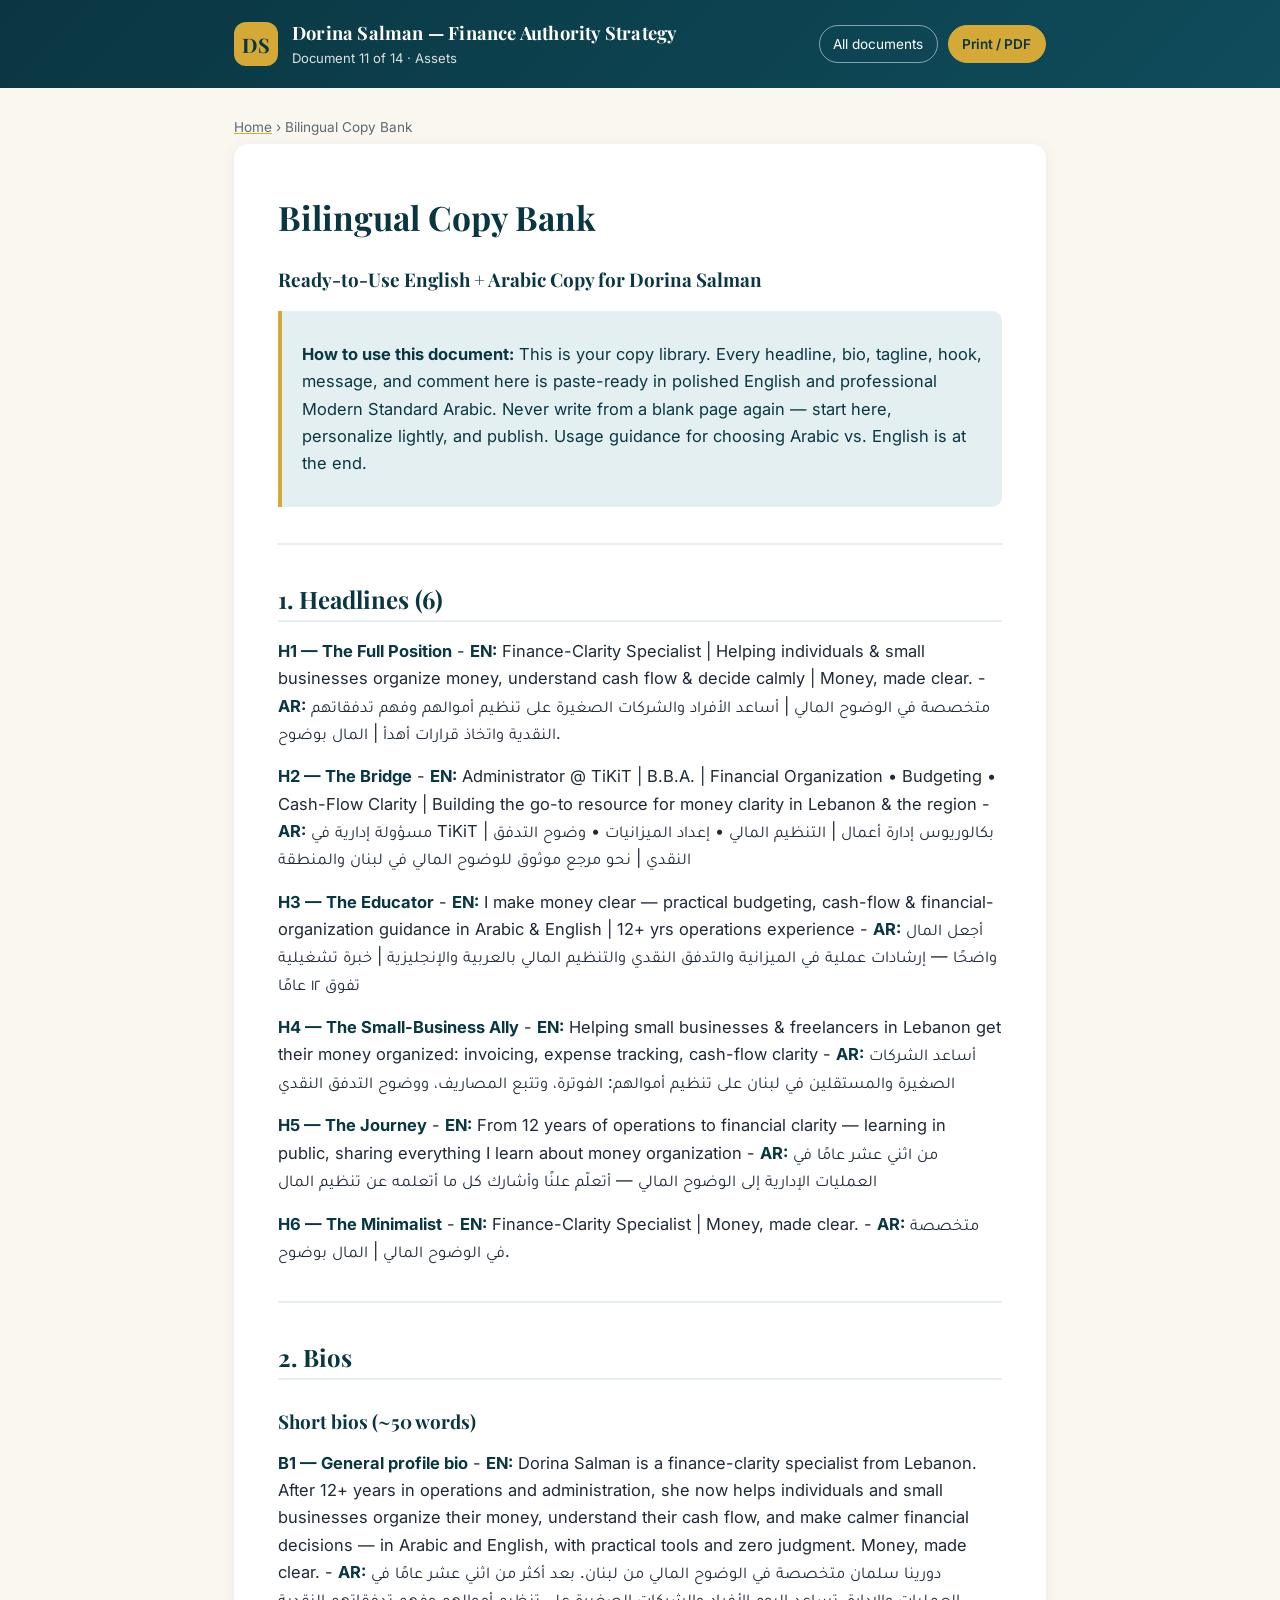
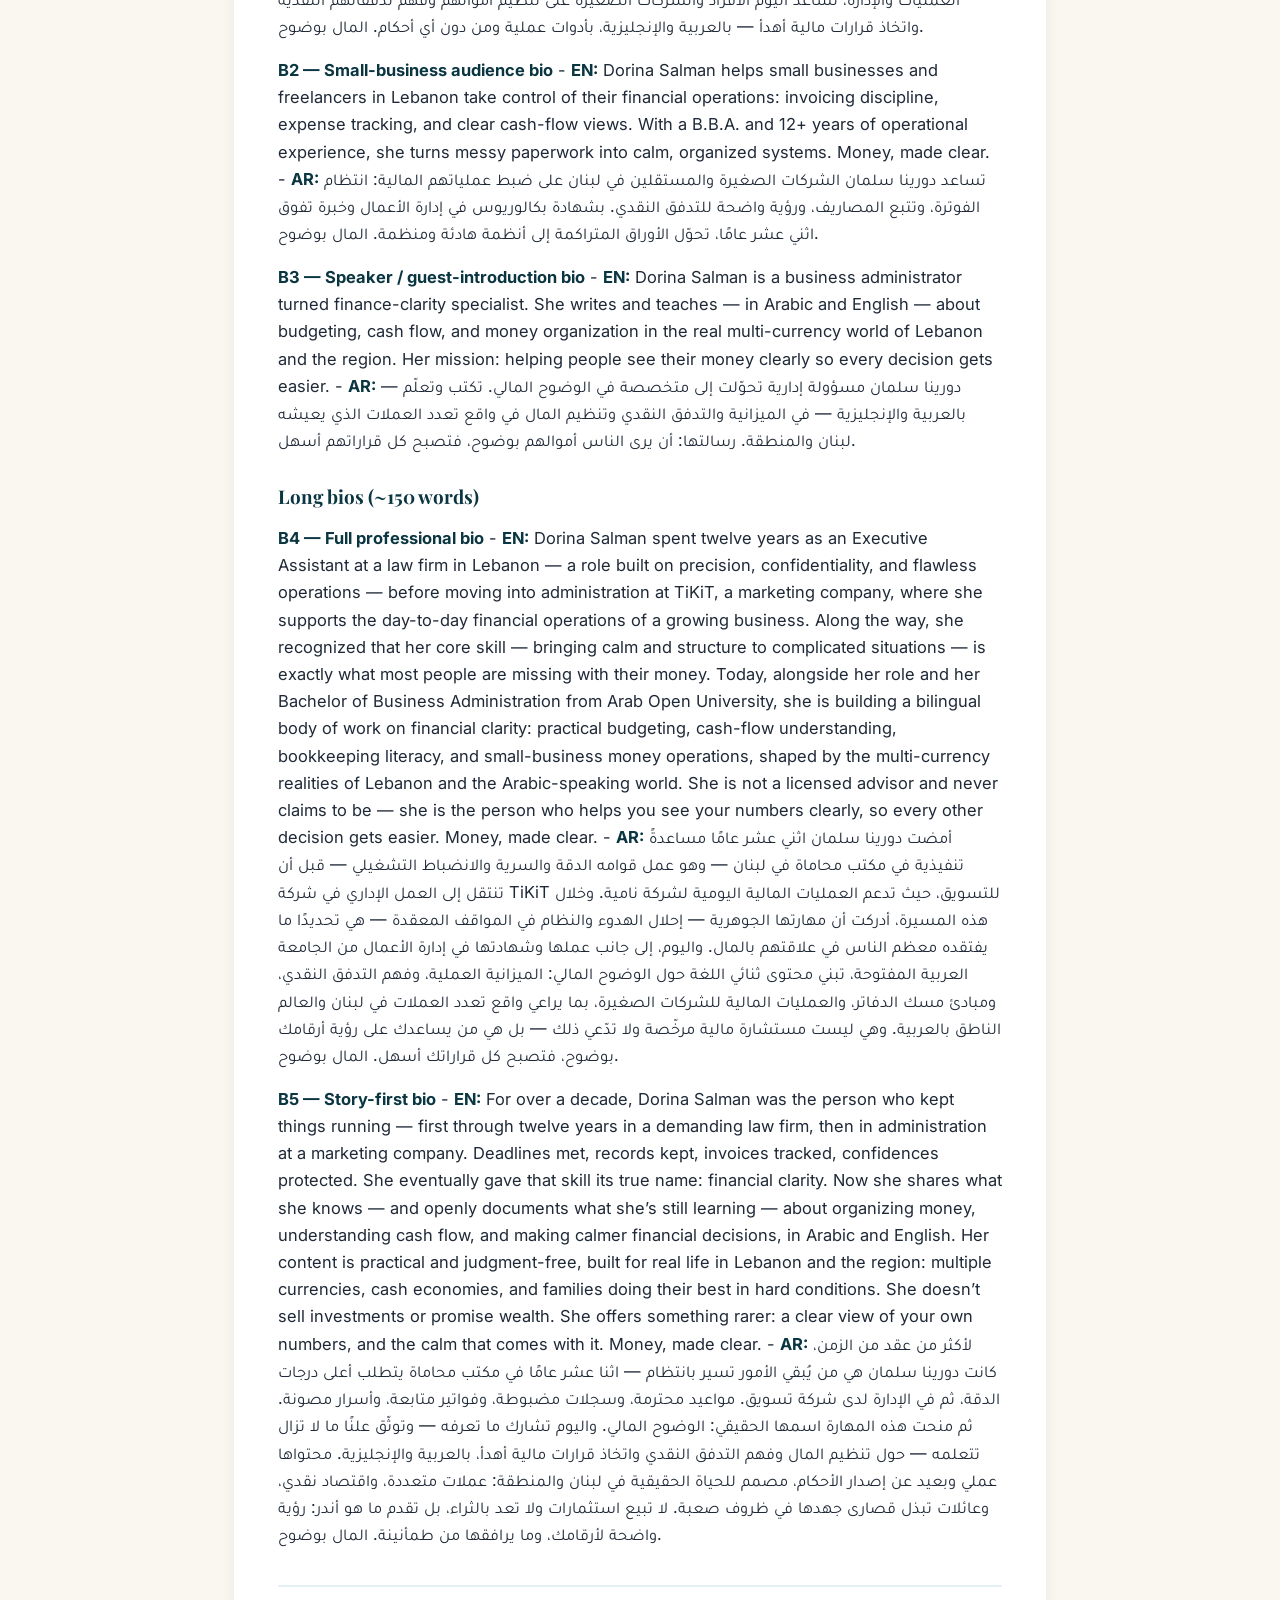
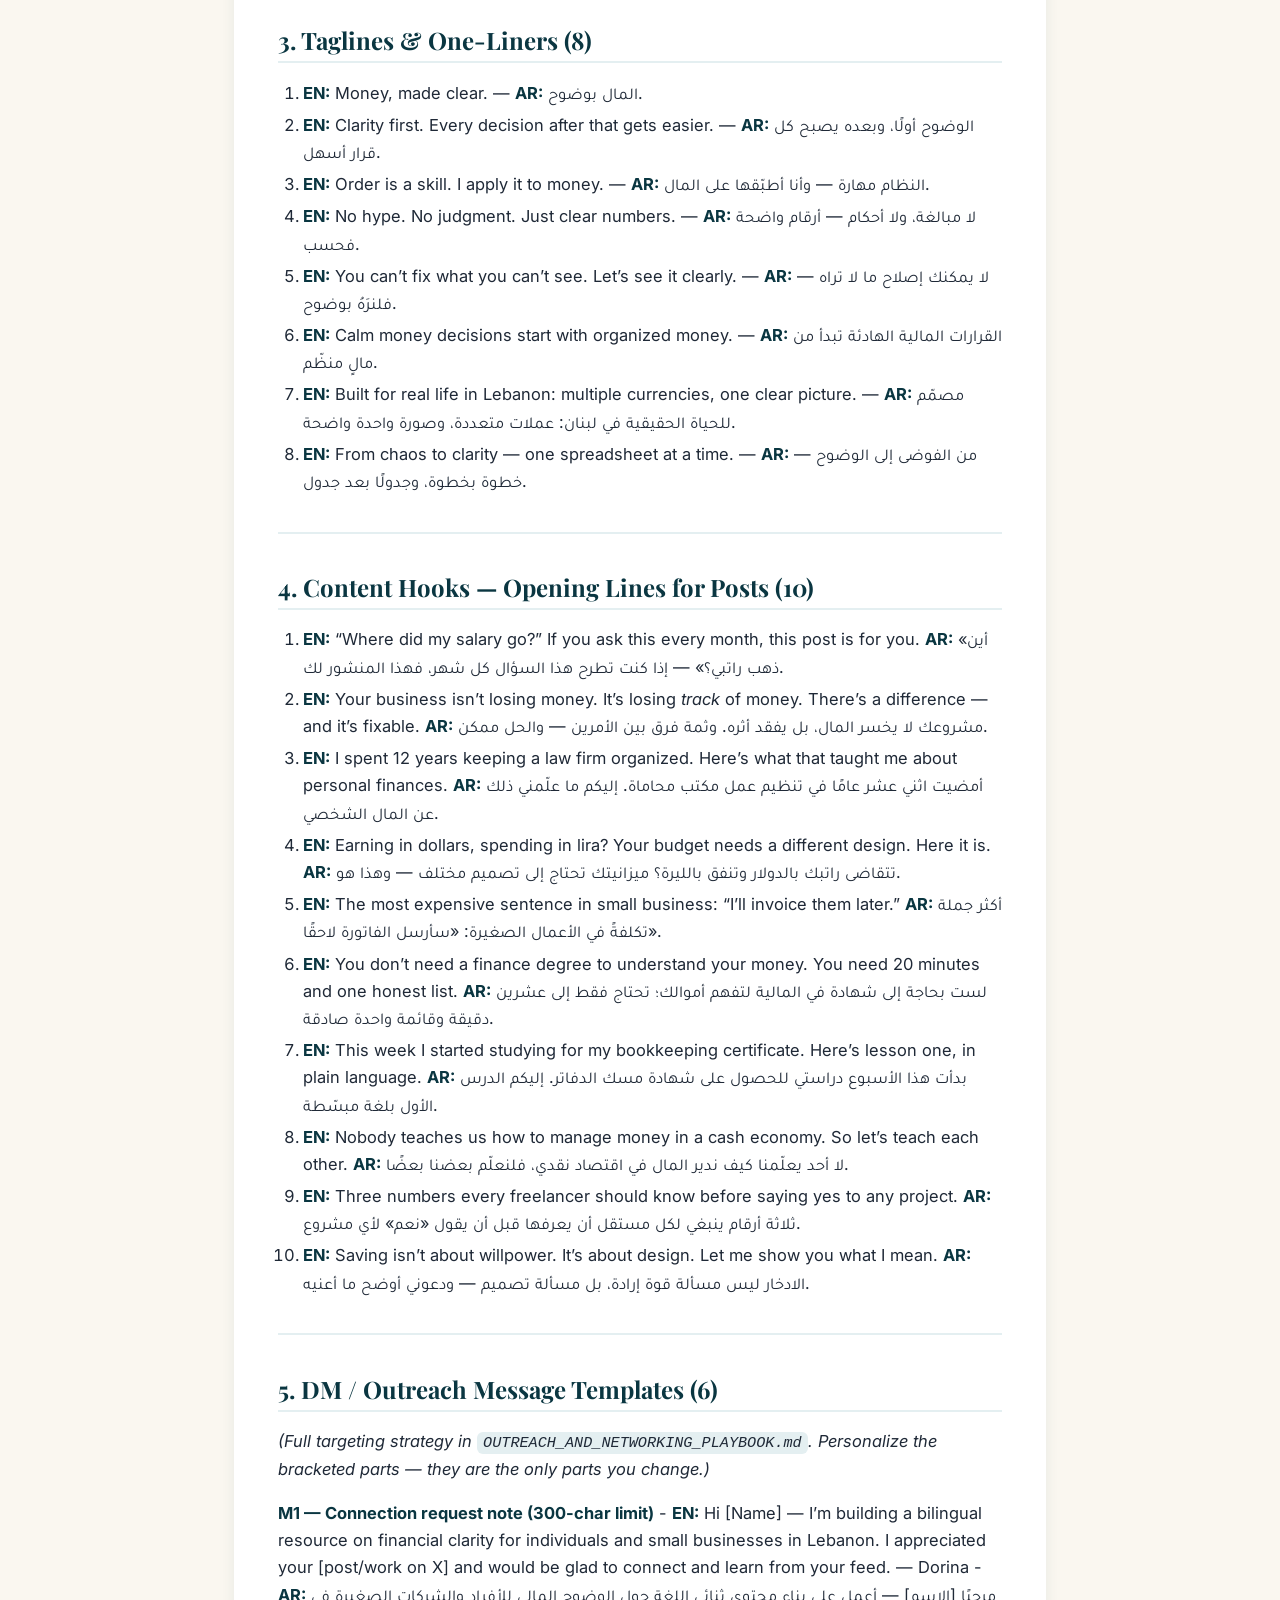
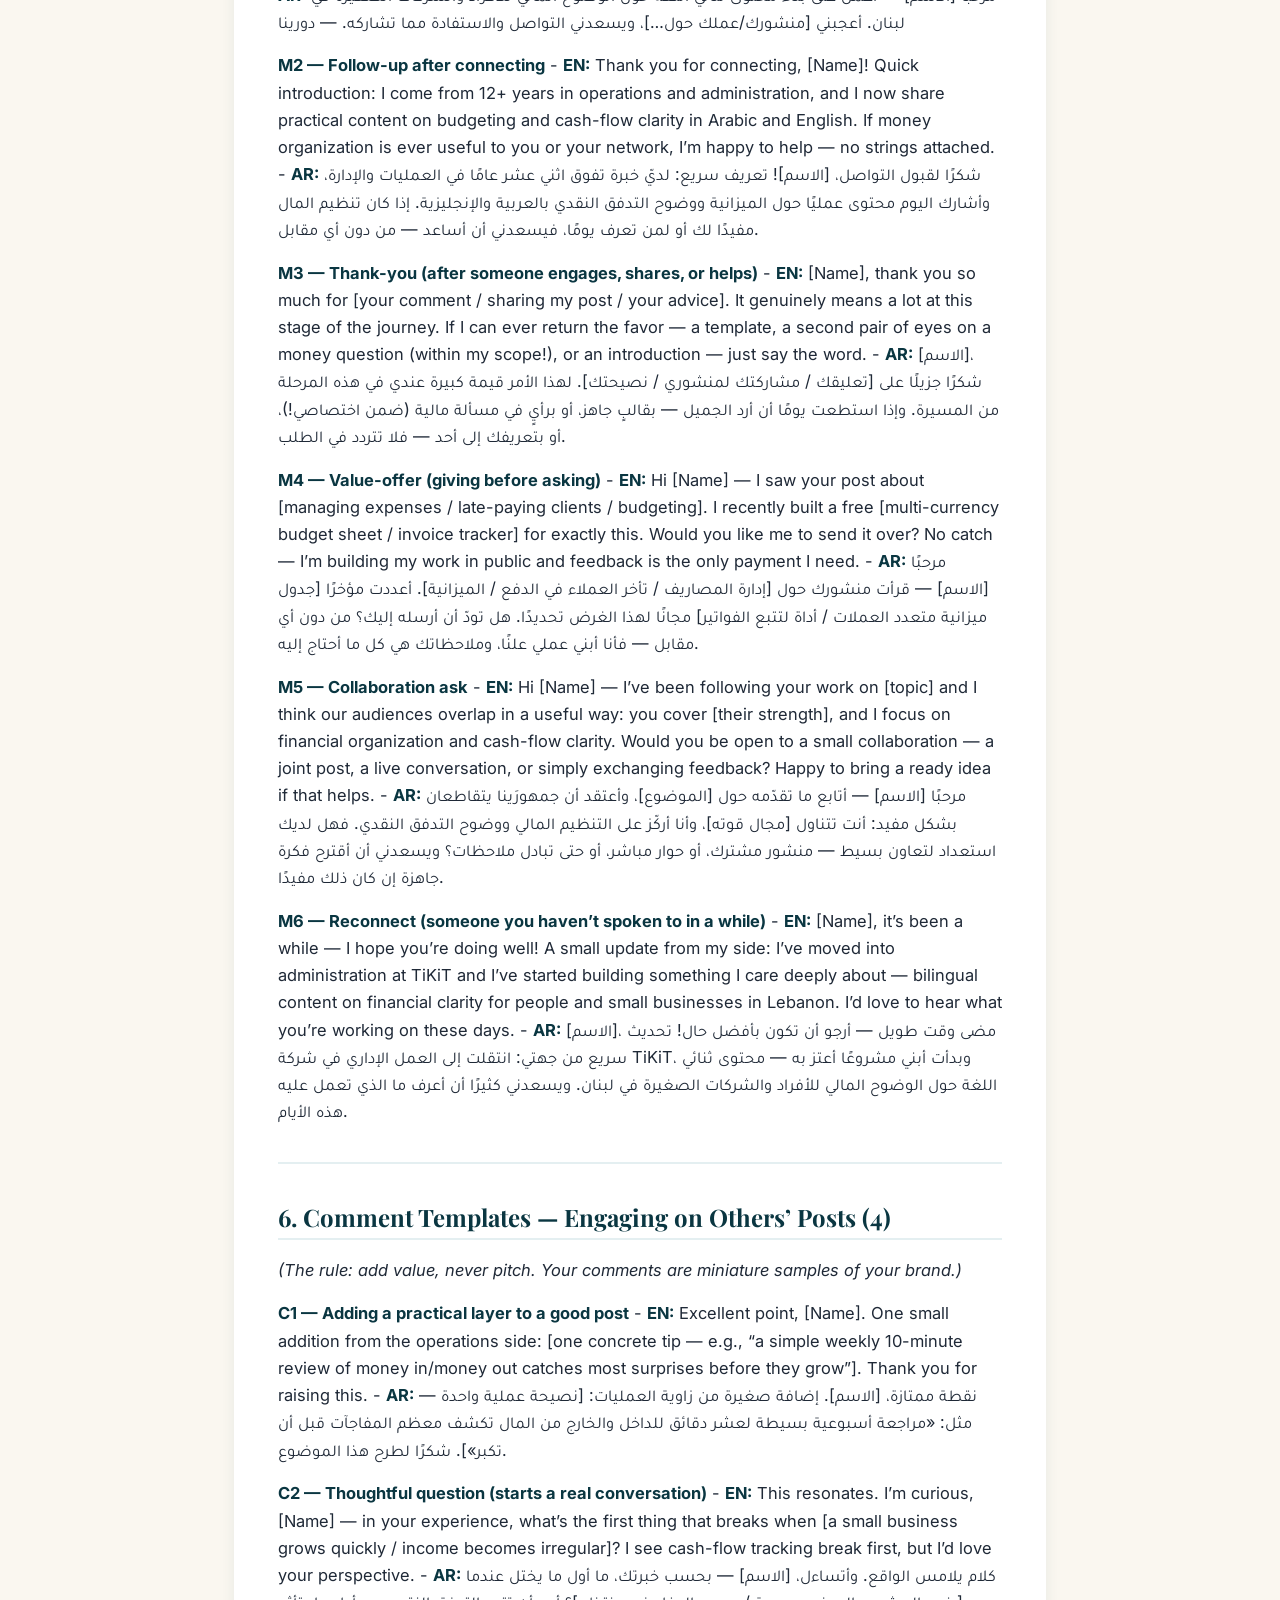
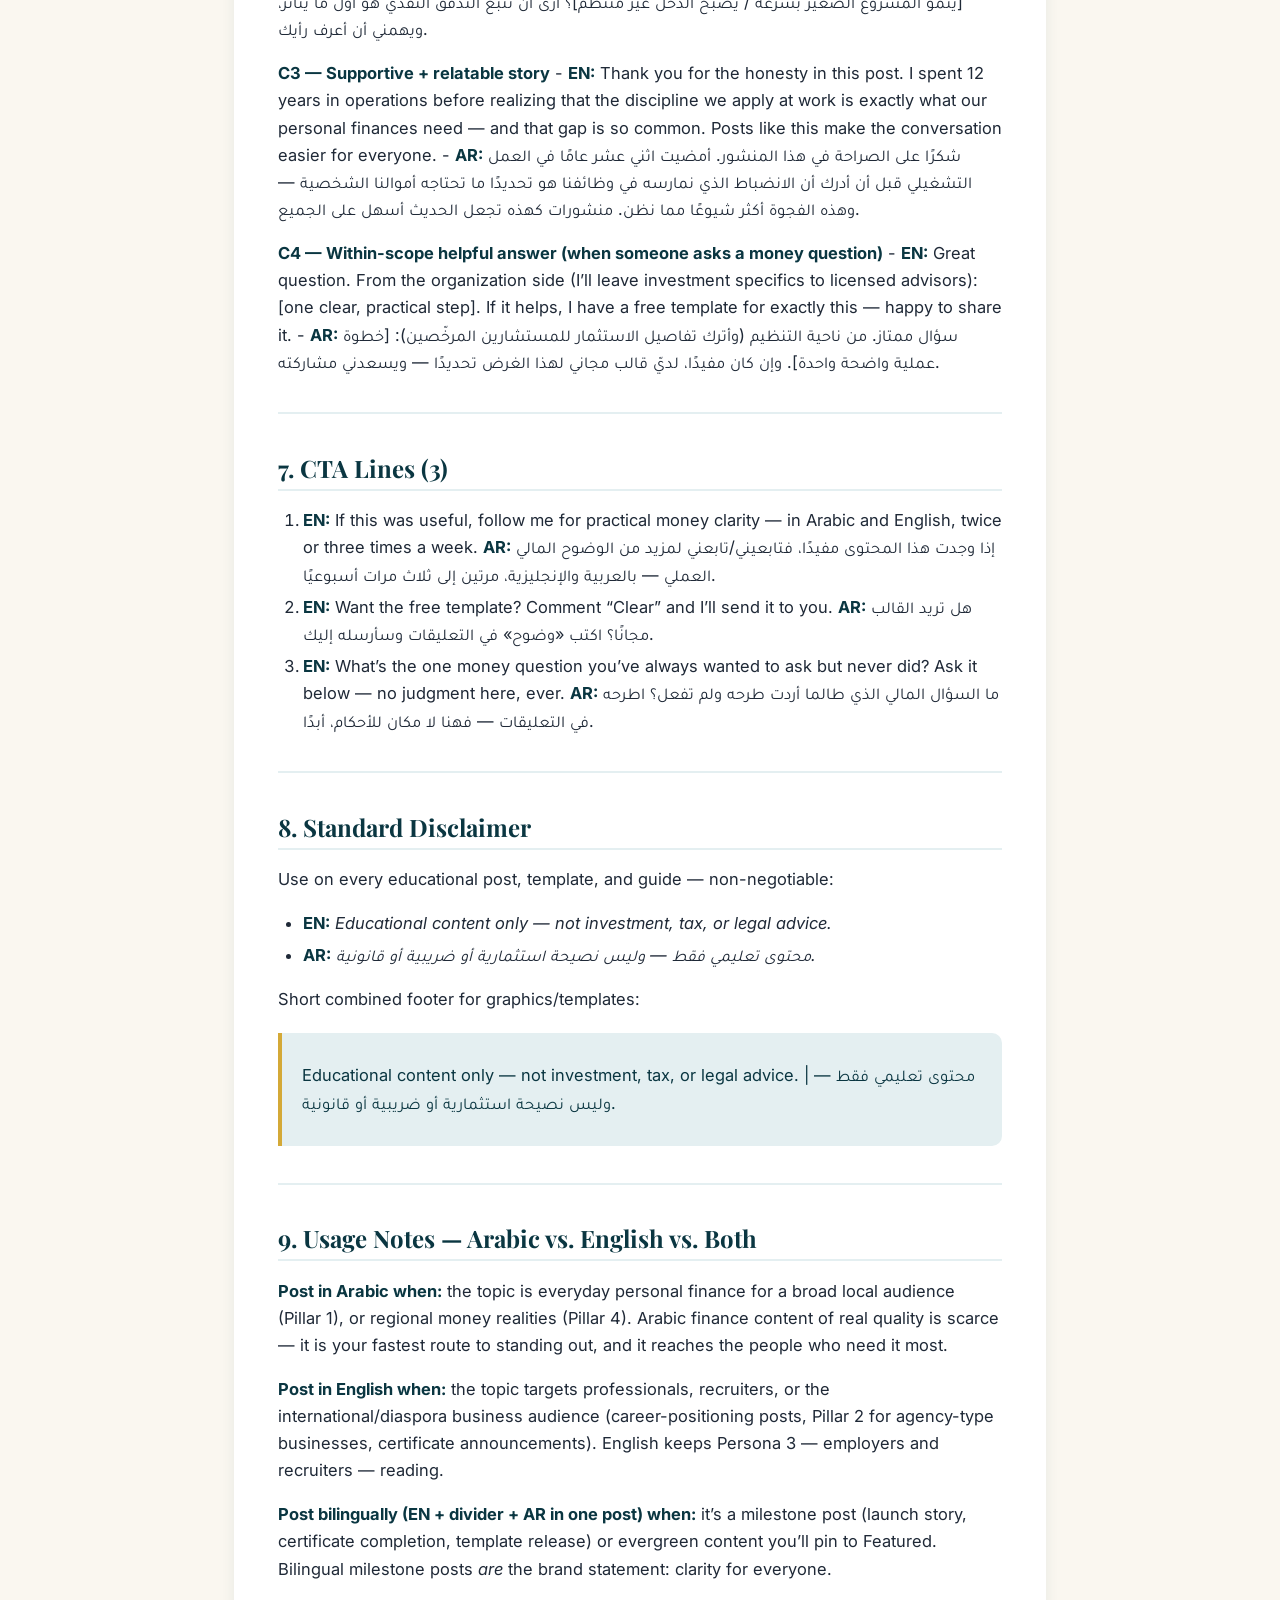
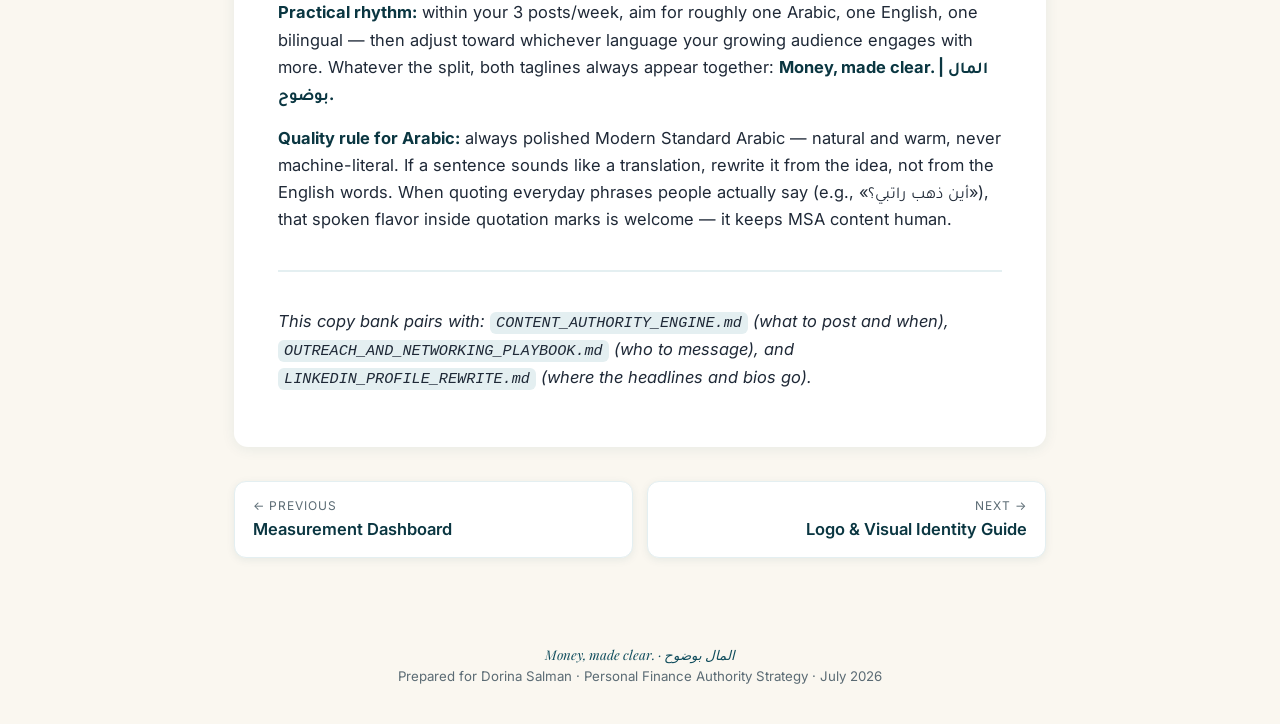
<file: copy-bank.html>
<!DOCTYPE html>
<html lang="en">
<head>
<meta charset="utf-8">
<meta name="viewport" content="width=device-width, initial-scale=1">
<title>Bilingual Copy Bank — Dorina Salman Strategy</title>
<link rel="preconnect" href="https://fonts.googleapis.com">
<link href="https://fonts.googleapis.com/css2?family=Playfair+Display:ital,wght@0,600;0,700;1,600&family=Inter:wght@400;600&family=Tajawal:wght@400;500;700&display=swap" rel="stylesheet">
<link rel="stylesheet" href="assets/style.css">
</head>
<body>
<header class="site-head">
  <div class="head-inner">
    <div class="brandmark">DS</div>
    <div class="head-titles">
      <div class="t1">Dorina Salman — Finance Authority Strategy</div>
      <div class="t2">Document 11 of 14 · Assets</div>
    </div>
    <div class="head-actions">
      <a class="btn" href="index.html">All documents</a>
      <button class="btn gold" onclick="window.print()">Print / PDF</button>
    </div>
  </div>
</header>
<main>
  <div class="crumbs"><a href="index.html">Home</a> › Bilingual Copy Bank</div>
  <article class="doc-card">
<h1>Bilingual Copy Bank</h1>
<h3>Ready-to-Use English + Arabic Copy for Dorina Salman</h3>
<blockquote>
<p><strong>How to use this document:</strong> This is your copy library. Every headline, bio, tagline, hook, message, and comment here is paste-ready in polished English and professional Modern Standard Arabic. Never write from a blank page again — start here, personalize lightly, and publish. Usage guidance for choosing Arabic vs. English is at the end.</p>
</blockquote>
<hr />
<h2>1. Headlines (6)</h2>
<p><strong>H1 — The Full Position</strong>
- <strong>EN:</strong> Finance-Clarity Specialist | Helping individuals &amp; small businesses organize money, understand cash flow &amp; decide calmly | Money, made clear.
- <strong>AR:</strong> متخصصة في الوضوح المالي | أساعد الأفراد والشركات الصغيرة على تنظيم أموالهم وفهم تدفقاتهم النقدية واتخاذ قرارات أهدأ | المال بوضوح.</p>
<p><strong>H2 — The Bridge</strong>
- <strong>EN:</strong> Administrator @ TiKiT | B.B.A. | Financial Organization • Budgeting • Cash-Flow Clarity | Building the go-to resource for money clarity in Lebanon &amp; the region
- <strong>AR:</strong> مسؤولة إدارية في TiKiT | بكالوريوس إدارة أعمال | التنظيم المالي • إعداد الميزانيات • وضوح التدفق النقدي | نحو مرجع موثوق للوضوح المالي في لبنان والمنطقة</p>
<p><strong>H3 — The Educator</strong>
- <strong>EN:</strong> I make money clear — practical budgeting, cash-flow &amp; financial-organization guidance in Arabic &amp; English | 12+ yrs operations experience
- <strong>AR:</strong> أجعل المال واضحًا — إرشادات عملية في الميزانية والتدفق النقدي والتنظيم المالي بالعربية والإنجليزية | خبرة تشغيلية تفوق ١٢ عامًا</p>
<p><strong>H4 — The Small-Business Ally</strong>
- <strong>EN:</strong> Helping small businesses &amp; freelancers in Lebanon get their money organized: invoicing, expense tracking, cash-flow clarity
- <strong>AR:</strong> أساعد الشركات الصغيرة والمستقلين في لبنان على تنظيم أموالهم: الفوترة، وتتبع المصاريف، ووضوح التدفق النقدي</p>
<p><strong>H5 — The Journey</strong>
- <strong>EN:</strong> From 12 years of operations to financial clarity — learning in public, sharing everything I learn about money organization
- <strong>AR:</strong> من اثني عشر عامًا في العمليات الإدارية إلى الوضوح المالي — أتعلّم علنًا وأشارك كل ما أتعلمه عن تنظيم المال</p>
<p><strong>H6 — The Minimalist</strong>
- <strong>EN:</strong> Finance-Clarity Specialist | Money, made clear.
- <strong>AR:</strong> متخصصة في الوضوح المالي | المال بوضوح.</p>
<hr />
<h2>2. Bios</h2>
<h3>Short bios (~50 words)</h3>
<p><strong>B1 — General profile bio</strong>
- <strong>EN:</strong> Dorina Salman is a finance-clarity specialist from Lebanon. After 12+ years in operations and administration, she now helps individuals and small businesses organize their money, understand their cash flow, and make calmer financial decisions — in Arabic and English, with practical tools and zero judgment. Money, made clear.
- <strong>AR:</strong> دورينا سلمان متخصصة في الوضوح المالي من لبنان. بعد أكثر من اثني عشر عامًا في العمليات والإدارة، تساعد اليوم الأفراد والشركات الصغيرة على تنظيم أموالهم وفهم تدفقاتهم النقدية واتخاذ قرارات مالية أهدأ — بالعربية والإنجليزية، بأدوات عملية ومن دون أي أحكام. المال بوضوح.</p>
<p><strong>B2 — Small-business audience bio</strong>
- <strong>EN:</strong> Dorina Salman helps small businesses and freelancers in Lebanon take control of their financial operations: invoicing discipline, expense tracking, and clear cash-flow views. With a B.B.A. and 12+ years of operational experience, she turns messy paperwork into calm, organized systems. Money, made clear.
- <strong>AR:</strong> تساعد دورينا سلمان الشركات الصغيرة والمستقلين في لبنان على ضبط عملياتهم المالية: انتظام الفوترة، وتتبع المصاريف، ورؤية واضحة للتدفق النقدي. بشهادة بكالوريوس في إدارة الأعمال وخبرة تفوق اثني عشر عامًا، تحوّل الأوراق المتراكمة إلى أنظمة هادئة ومنظمة. المال بوضوح.</p>
<p><strong>B3 — Speaker / guest-introduction bio</strong>
- <strong>EN:</strong> Dorina Salman is a business administrator turned finance-clarity specialist. She writes and teaches — in Arabic and English — about budgeting, cash flow, and money organization in the real multi-currency world of Lebanon and the region. Her mission: helping people see their money clearly so every decision gets easier.
- <strong>AR:</strong> دورينا سلمان مسؤولة إدارية تحوّلت إلى متخصصة في الوضوح المالي. تكتب وتعلّم — بالعربية والإنجليزية — في الميزانية والتدفق النقدي وتنظيم المال في واقع تعدد العملات الذي يعيشه لبنان والمنطقة. رسالتها: أن يرى الناس أموالهم بوضوح، فتصبح كل قراراتهم أسهل.</p>
<h3>Long bios (~150 words)</h3>
<p><strong>B4 — Full professional bio</strong>
- <strong>EN:</strong> Dorina Salman spent twelve years as an Executive Assistant at a law firm in Lebanon — a role built on precision, confidentiality, and flawless operations — before moving into administration at TiKiT, a marketing company, where she supports the day-to-day financial operations of a growing business. Along the way, she recognized that her core skill — bringing calm and structure to complicated situations — is exactly what most people are missing with their money. Today, alongside her role and her Bachelor of Business Administration from Arab Open University, she is building a bilingual body of work on financial clarity: practical budgeting, cash-flow understanding, bookkeeping literacy, and small-business money operations, shaped by the multi-currency realities of Lebanon and the Arabic-speaking world. She is not a licensed advisor and never claims to be — she is the person who helps you see your numbers clearly, so every other decision gets easier. Money, made clear.
- <strong>AR:</strong> أمضت دورينا سلمان اثني عشر عامًا مساعدةً تنفيذية في مكتب محاماة في لبنان — وهو عمل قوامه الدقة والسرية والانضباط التشغيلي — قبل أن تنتقل إلى العمل الإداري في شركة TiKiT للتسويق، حيث تدعم العمليات المالية اليومية لشركة نامية. وخلال هذه المسيرة، أدركت أن مهارتها الجوهرية — إحلال الهدوء والنظام في المواقف المعقدة — هي تحديدًا ما يفتقده معظم الناس في علاقتهم بالمال. واليوم، إلى جانب عملها وشهادتها في إدارة الأعمال من الجامعة العربية المفتوحة، تبني محتوى ثنائي اللغة حول الوضوح المالي: الميزانية العملية، وفهم التدفق النقدي، ومبادئ مسك الدفاتر، والعمليات المالية للشركات الصغيرة، بما يراعي واقع تعدد العملات في لبنان والعالم الناطق بالعربية. وهي ليست مستشارة مالية مرخّصة ولا تدّعي ذلك — بل هي من يساعدك على رؤية أرقامك بوضوح، فتصبح كل قراراتك أسهل. المال بوضوح.</p>
<p><strong>B5 — Story-first bio</strong>
- <strong>EN:</strong> For over a decade, Dorina Salman was the person who kept things running — first through twelve years in a demanding law firm, then in administration at a marketing company. Deadlines met, records kept, invoices tracked, confidences protected. She eventually gave that skill its true name: financial clarity. Now she shares what she knows — and openly documents what she&rsquo;s still learning — about organizing money, understanding cash flow, and making calmer financial decisions, in Arabic and English. Her content is practical and judgment-free, built for real life in Lebanon and the region: multiple currencies, cash economies, and families doing their best in hard conditions. She doesn&rsquo;t sell investments or promise wealth. She offers something rarer: a clear view of your own numbers, and the calm that comes with it. Money, made clear.
- <strong>AR:</strong> لأكثر من عقد من الزمن، كانت دورينا سلمان هي من يُبقي الأمور تسير بانتظام — اثنا عشر عامًا في مكتب محاماة يتطلب أعلى درجات الدقة، ثم في الإدارة لدى شركة تسويق. مواعيد محترمة، وسجلات مضبوطة، وفواتير متابعة، وأسرار مصونة. ثم منحت هذه المهارة اسمها الحقيقي: الوضوح المالي. واليوم تشارك ما تعرفه — وتوثّق علنًا ما لا تزال تتعلمه — حول تنظيم المال وفهم التدفق النقدي واتخاذ قرارات مالية أهدأ، بالعربية والإنجليزية. محتواها عملي وبعيد عن إصدار الأحكام، مصمم للحياة الحقيقية في لبنان والمنطقة: عملات متعددة، واقتصاد نقدي، وعائلات تبذل قصارى جهدها في ظروف صعبة. لا تبيع استثمارات ولا تعد بالثراء، بل تقدم ما هو أندر: رؤية واضحة لأرقامك، وما يرافقها من طمأنينة. المال بوضوح.</p>
<hr />
<h2>3. Taglines &amp; One-Liners (8)</h2>
<ol>
<li><strong>EN:</strong> Money, made clear. — <strong>AR:</strong> المال بوضوح.</li>
<li><strong>EN:</strong> Clarity first. Every decision after that gets easier. — <strong>AR:</strong> الوضوح أولًا، وبعده يصبح كل قرار أسهل.</li>
<li><strong>EN:</strong> Order is a skill. I apply it to money. — <strong>AR:</strong> النظام مهارة — وأنا أطبّقها على المال.</li>
<li><strong>EN:</strong> No hype. No judgment. Just clear numbers. — <strong>AR:</strong> لا مبالغة، ولا أحكام — أرقام واضحة فحسب.</li>
<li><strong>EN:</strong> You can&rsquo;t fix what you can&rsquo;t see. Let&rsquo;s see it clearly. — <strong>AR:</strong> لا يمكنك إصلاح ما لا تراه — فلنرَهُ بوضوح.</li>
<li><strong>EN:</strong> Calm money decisions start with organized money. — <strong>AR:</strong> القرارات المالية الهادئة تبدأ من مالٍ منظّم.</li>
<li><strong>EN:</strong> Built for real life in Lebanon: multiple currencies, one clear picture. — <strong>AR:</strong> مصمّم للحياة الحقيقية في لبنان: عملات متعددة، وصورة واحدة واضحة.</li>
<li><strong>EN:</strong> From chaos to clarity — one spreadsheet at a time. — <strong>AR:</strong> من الفوضى إلى الوضوح — خطوة بخطوة، وجدولًا بعد جدول.</li>
</ol>
<hr />
<h2>4. Content Hooks — Opening Lines for Posts (10)</h2>
<ol>
<li><strong>EN:</strong> &ldquo;Where did my salary go?&rdquo; If you ask this every month, this post is for you.
   <strong>AR:</strong> «أين ذهب راتبي؟» — إذا كنت تطرح هذا السؤال كل شهر، فهذا المنشور لك.</li>
<li><strong>EN:</strong> Your business isn&rsquo;t losing money. It&rsquo;s losing <em>track</em> of money. There&rsquo;s a difference — and it&rsquo;s fixable.
   <strong>AR:</strong> مشروعك لا يخسر المال، بل يفقد أثره. وثمة فرق بين الأمرين — والحل ممكن.</li>
<li><strong>EN:</strong> I spent 12 years keeping a law firm organized. Here&rsquo;s what that taught me about personal finances.
   <strong>AR:</strong> أمضيت اثني عشر عامًا في تنظيم عمل مكتب محاماة. إليكم ما علّمني ذلك عن المال الشخصي.</li>
<li><strong>EN:</strong> Earning in dollars, spending in lira? Your budget needs a different design. Here it is.
   <strong>AR:</strong> تتقاضى راتبك بالدولار وتنفق بالليرة؟ ميزانيتك تحتاج إلى تصميم مختلف — وهذا هو.</li>
<li><strong>EN:</strong> The most expensive sentence in small business: &ldquo;I&rsquo;ll invoice them later.&rdquo;
   <strong>AR:</strong> أكثر جملة تكلفةً في الأعمال الصغيرة: «سأرسل الفاتورة لاحقًا».</li>
<li><strong>EN:</strong> You don&rsquo;t need a finance degree to understand your money. You need 20 minutes and one honest list.
   <strong>AR:</strong> لست بحاجة إلى شهادة في المالية لتفهم أموالك؛ تحتاج فقط إلى عشرين دقيقة وقائمة واحدة صادقة.</li>
<li><strong>EN:</strong> This week I started studying for my bookkeeping certificate. Here&rsquo;s lesson one, in plain language.
   <strong>AR:</strong> بدأت هذا الأسبوع دراستي للحصول على شهادة مسك الدفاتر. إليكم الدرس الأول بلغة مبسّطة.</li>
<li><strong>EN:</strong> Nobody teaches us how to manage money in a cash economy. So let&rsquo;s teach each other.
   <strong>AR:</strong> لا أحد يعلّمنا كيف ندير المال في اقتصاد نقدي، فلنعلّم بعضنا بعضًا.</li>
<li><strong>EN:</strong> Three numbers every freelancer should know before saying yes to any project.
   <strong>AR:</strong> ثلاثة أرقام ينبغي لكل مستقل أن يعرفها قبل أن يقول «نعم» لأي مشروع.</li>
<li><strong>EN:</strong> Saving isn&rsquo;t about willpower. It&rsquo;s about design. Let me show you what I mean.
    <strong>AR:</strong> الادخار ليس مسألة قوة إرادة، بل مسألة تصميم — ودعوني أوضح ما أعنيه.</li>
</ol>
<hr />
<h2>5. DM / Outreach Message Templates (6)</h2>
<p><em>(Full targeting strategy in <code>OUTREACH_AND_NETWORKING_PLAYBOOK.md</code>. Personalize the bracketed parts — they are the only parts you change.)</em></p>
<p><strong>M1 — Connection request note (300-char limit)</strong>
- <strong>EN:</strong> Hi [Name] — I&rsquo;m building a bilingual resource on financial clarity for individuals and small businesses in Lebanon. I appreciated your [post/work on X] and would be glad to connect and learn from your feed. — Dorina
- <strong>AR:</strong> مرحبًا [الاسم] — أعمل على بناء محتوى ثنائي اللغة حول الوضوح المالي للأفراد والشركات الصغيرة في لبنان. أعجبني [منشورك/عملك حول&hellip;]، ويسعدني التواصل والاستفادة مما تشاركه. — دورينا</p>
<p><strong>M2 — Follow-up after connecting</strong>
- <strong>EN:</strong> Thank you for connecting, [Name]! Quick introduction: I come from 12+ years in operations and administration, and I now share practical content on budgeting and cash-flow clarity in Arabic and English. If money organization is ever useful to you or your network, I&rsquo;m happy to help — no strings attached.
- <strong>AR:</strong> شكرًا لقبول التواصل، [الاسم]! تعريف سريع: لديّ خبرة تفوق اثني عشر عامًا في العمليات والإدارة، وأشارك اليوم محتوى عمليًا حول الميزانية ووضوح التدفق النقدي بالعربية والإنجليزية. إذا كان تنظيم المال مفيدًا لك أو لمن تعرف يومًا، فيسعدني أن أساعد — من دون أي مقابل.</p>
<p><strong>M3 — Thank-you (after someone engages, shares, or helps)</strong>
- <strong>EN:</strong> [Name], thank you so much for [your comment / sharing my post / your advice]. It genuinely means a lot at this stage of the journey. If I can ever return the favor — a template, a second pair of eyes on a money question (within my scope!), or an introduction — just say the word.
- <strong>AR:</strong> [الاسم]، شكرًا جزيلًا على [تعليقك / مشاركتك لمنشوري / نصيحتك]. لهذا الأمر قيمة كبيرة عندي في هذه المرحلة من المسيرة. وإذا استطعت يومًا أن أرد الجميل — بقالبٍ جاهز، أو برأيٍ في مسألة مالية (ضمن اختصاصي!)، أو بتعريفك إلى أحد — فلا تتردد في الطلب.</p>
<p><strong>M4 — Value-offer (giving before asking)</strong>
- <strong>EN:</strong> Hi [Name] — I saw your post about [managing expenses / late-paying clients / budgeting]. I recently built a free [multi-currency budget sheet / invoice tracker] for exactly this. Would you like me to send it over? No catch — I&rsquo;m building my work in public and feedback is the only payment I need.
- <strong>AR:</strong> مرحبًا [الاسم] — قرأت منشورك حول [إدارة المصاريف / تأخر العملاء في الدفع / الميزانية]. أعددت مؤخرًا [جدول ميزانية متعدد العملات / أداة لتتبع الفواتير] مجانًا لهذا الغرض تحديدًا. هل تودّ أن أرسله إليك؟ من دون أي مقابل — فأنا أبني عملي علنًا، وملاحظاتك هي كل ما أحتاج إليه.</p>
<p><strong>M5 — Collaboration ask</strong>
- <strong>EN:</strong> Hi [Name] — I&rsquo;ve been following your work on [topic] and I think our audiences overlap in a useful way: you cover [their strength], and I focus on financial organization and cash-flow clarity. Would you be open to a small collaboration — a joint post, a live conversation, or simply exchanging feedback? Happy to bring a ready idea if that helps.
- <strong>AR:</strong> مرحبًا [الاسم] — أتابع ما تقدّمه حول [الموضوع]، وأعتقد أن جمهورَينا يتقاطعان بشكل مفيد: أنت تتناول [مجال قوته]، وأنا أركّز على التنظيم المالي ووضوح التدفق النقدي. فهل لديك استعداد لتعاون بسيط — منشور مشترك، أو حوار مباشر، أو حتى تبادل ملاحظات؟ ويسعدني أن أقترح فكرة جاهزة إن كان ذلك مفيدًا.</p>
<p><strong>M6 — Reconnect (someone you haven&rsquo;t spoken to in a while)</strong>
- <strong>EN:</strong> [Name], it&rsquo;s been a while — I hope you&rsquo;re doing well! A small update from my side: I&rsquo;ve moved into administration at TiKiT and I&rsquo;ve started building something I care deeply about — bilingual content on financial clarity for people and small businesses in Lebanon. I&rsquo;d love to hear what you&rsquo;re working on these days.
- <strong>AR:</strong> [الاسم]، مضى وقت طويل — أرجو أن تكون بأفضل حال! تحديث سريع من جهتي: انتقلت إلى العمل الإداري في شركة TiKiT، وبدأت أبني مشروعًا أعتز به — محتوى ثنائي اللغة حول الوضوح المالي للأفراد والشركات الصغيرة في لبنان. ويسعدني كثيرًا أن أعرف ما الذي تعمل عليه هذه الأيام.</p>
<hr />
<h2>6. Comment Templates — Engaging on Others&rsquo; Posts (4)</h2>
<p><em>(The rule: add value, never pitch. Your comments are miniature samples of your brand.)</em></p>
<p><strong>C1 — Adding a practical layer to a good post</strong>
- <strong>EN:</strong> Excellent point, [Name]. One small addition from the operations side: [one concrete tip — e.g., &ldquo;a simple weekly 10-minute review of money in/money out catches most surprises before they grow&rdquo;]. Thank you for raising this.
- <strong>AR:</strong> نقطة ممتازة، [الاسم]. إضافة صغيرة من زاوية العمليات: [نصيحة عملية واحدة — مثل: «مراجعة أسبوعية بسيطة لعشر دقائق للداخل والخارج من المال تكشف معظم المفاجآت قبل أن تكبر»]. شكرًا لطرح هذا الموضوع.</p>
<p><strong>C2 — Thoughtful question (starts a real conversation)</strong>
- <strong>EN:</strong> This resonates. I&rsquo;m curious, [Name] — in your experience, what&rsquo;s the first thing that breaks when [a small business grows quickly / income becomes irregular]? I see cash-flow tracking break first, but I&rsquo;d love your perspective.
- <strong>AR:</strong> كلام يلامس الواقع. وأتساءل، [الاسم] — بحسب خبرتك، ما أول ما يختل عندما [ينمو المشروع الصغير بسرعة / يصبح الدخل غير منتظم]؟ أرى أن تتبع التدفق النقدي هو أول ما يتأثر، ويهمني أن أعرف رأيك.</p>
<p><strong>C3 — Supportive + relatable story</strong>
- <strong>EN:</strong> Thank you for the honesty in this post. I spent 12 years in operations before realizing that the discipline we apply at work is exactly what our personal finances need — and that gap is so common. Posts like this make the conversation easier for everyone.
- <strong>AR:</strong> شكرًا على الصراحة في هذا المنشور. أمضيت اثني عشر عامًا في العمل التشغيلي قبل أن أدرك أن الانضباط الذي نمارسه في وظائفنا هو تحديدًا ما تحتاجه أموالنا الشخصية — وهذه الفجوة أكثر شيوعًا مما نظن. منشورات كهذه تجعل الحديث أسهل على الجميع.</p>
<p><strong>C4 — Within-scope helpful answer (when someone asks a money question)</strong>
- <strong>EN:</strong> Great question. From the organization side (I&rsquo;ll leave investment specifics to licensed advisors): [one clear, practical step]. If it helps, I have a free template for exactly this — happy to share it.
- <strong>AR:</strong> سؤال ممتاز. من ناحية التنظيم (وأترك تفاصيل الاستثمار للمستشارين المرخّصين): [خطوة عملية واضحة واحدة]. وإن كان مفيدًا، لديّ قالب مجاني لهذا الغرض تحديدًا — ويسعدني مشاركته.</p>
<hr />
<h2>7. CTA Lines (3)</h2>
<ol>
<li><strong>EN:</strong> If this was useful, follow me for practical money clarity — in Arabic and English, twice or three times a week.
   <strong>AR:</strong> إذا وجدت هذا المحتوى مفيدًا، فتابعيني/تابعني لمزيد من الوضوح المالي العملي — بالعربية والإنجليزية، مرتين إلى ثلاث مرات أسبوعيًا.</li>
<li><strong>EN:</strong> Want the free template? Comment &ldquo;Clear&rdquo; and I&rsquo;ll send it to you.
   <strong>AR:</strong> هل تريد القالب مجانًا؟ اكتب «وضوح» في التعليقات وسأرسله إليك.</li>
<li><strong>EN:</strong> What&rsquo;s the one money question you&rsquo;ve always wanted to ask but never did? Ask it below — no judgment here, ever.
   <strong>AR:</strong> ما السؤال المالي الذي طالما أردت طرحه ولم تفعل؟ اطرحه في التعليقات — فهنا لا مكان للأحكام، أبدًا.</li>
</ol>
<hr />
<h2>8. Standard Disclaimer</h2>
<p>Use on every educational post, template, and guide — non-negotiable:</p>
<ul>
<li><strong>EN:</strong> <em>Educational content only — not investment, tax, or legal advice.</em></li>
<li><strong>AR:</strong> <em>محتوى تعليمي فقط — وليس نصيحة استثمارية أو ضريبية أو قانونية.</em></li>
</ul>
<p>Short combined footer for graphics/templates:</p>
<blockquote>
<p>Educational content only — not investment, tax, or legal advice. | محتوى تعليمي فقط — وليس نصيحة استثمارية أو ضريبية أو قانونية.</p>
</blockquote>
<hr />
<h2>9. Usage Notes — Arabic vs. English vs. Both</h2>
<p><strong>Post in Arabic when:</strong> the topic is everyday personal finance for a broad local audience (Pillar 1), or regional money realities (Pillar 4). Arabic finance content of real quality is scarce — it is your fastest route to standing out, and it reaches the people who need it most.</p>
<p><strong>Post in English when:</strong> the topic targets professionals, recruiters, or the international/diaspora business audience (career-positioning posts, Pillar 2 for agency-type businesses, certificate announcements). English keeps Persona 3 — employers and recruiters — reading.</p>
<p><strong>Post bilingually (EN + divider + AR in one post) when:</strong> it&rsquo;s a milestone post (launch story, certificate completion, template release) or evergreen content you&rsquo;ll pin to Featured. Bilingual milestone posts <em>are</em> the brand statement: clarity for everyone.</p>
<p><strong>Practical rhythm:</strong> within your 3 posts/week, aim for roughly one Arabic, one English, one bilingual — then adjust toward whichever language your growing audience engages with more. Whatever the split, both taglines always appear together: <strong>Money, made clear. | المال بوضوح.</strong></p>
<p><strong>Quality rule for Arabic:</strong> always polished Modern Standard Arabic — natural and warm, never machine-literal. If a sentence sounds like a translation, rewrite it from the idea, not from the English words. When quoting everyday phrases people actually say (e.g., «أين ذهب راتبي؟»), that spoken flavor inside quotation marks is welcome — it keeps MSA content human.</p>
<hr />
<p><em>This copy bank pairs with: <code>CONTENT_AUTHORITY_ENGINE.md</code> (what to post and when), <code>OUTREACH_AND_NETWORKING_PLAYBOOK.md</code> (who to message), and <code>LINKEDIN_PROFILE_REWRITE.md</code> (where the headlines and bios go).</em></p>
  </article>
  <nav class="pager">
    <a class="prev" href="measurement.html"><div class="dir">&larr; Previous</div><div class="name">Measurement Dashboard</div></a>
    <a class="next" href="visual-identity.html"><div class="dir">Next &rarr;</div><div class="name">Logo & Visual Identity Guide</div></a>
  </nav>
</main>
<footer class="site-foot">
  <div class="tagline">Money, made clear. · المال بوضوح</div>
  <div>Prepared for Dorina Salman · Personal Finance Authority Strategy · July 2026</div>
</footer>
</body>
</html>
</file>
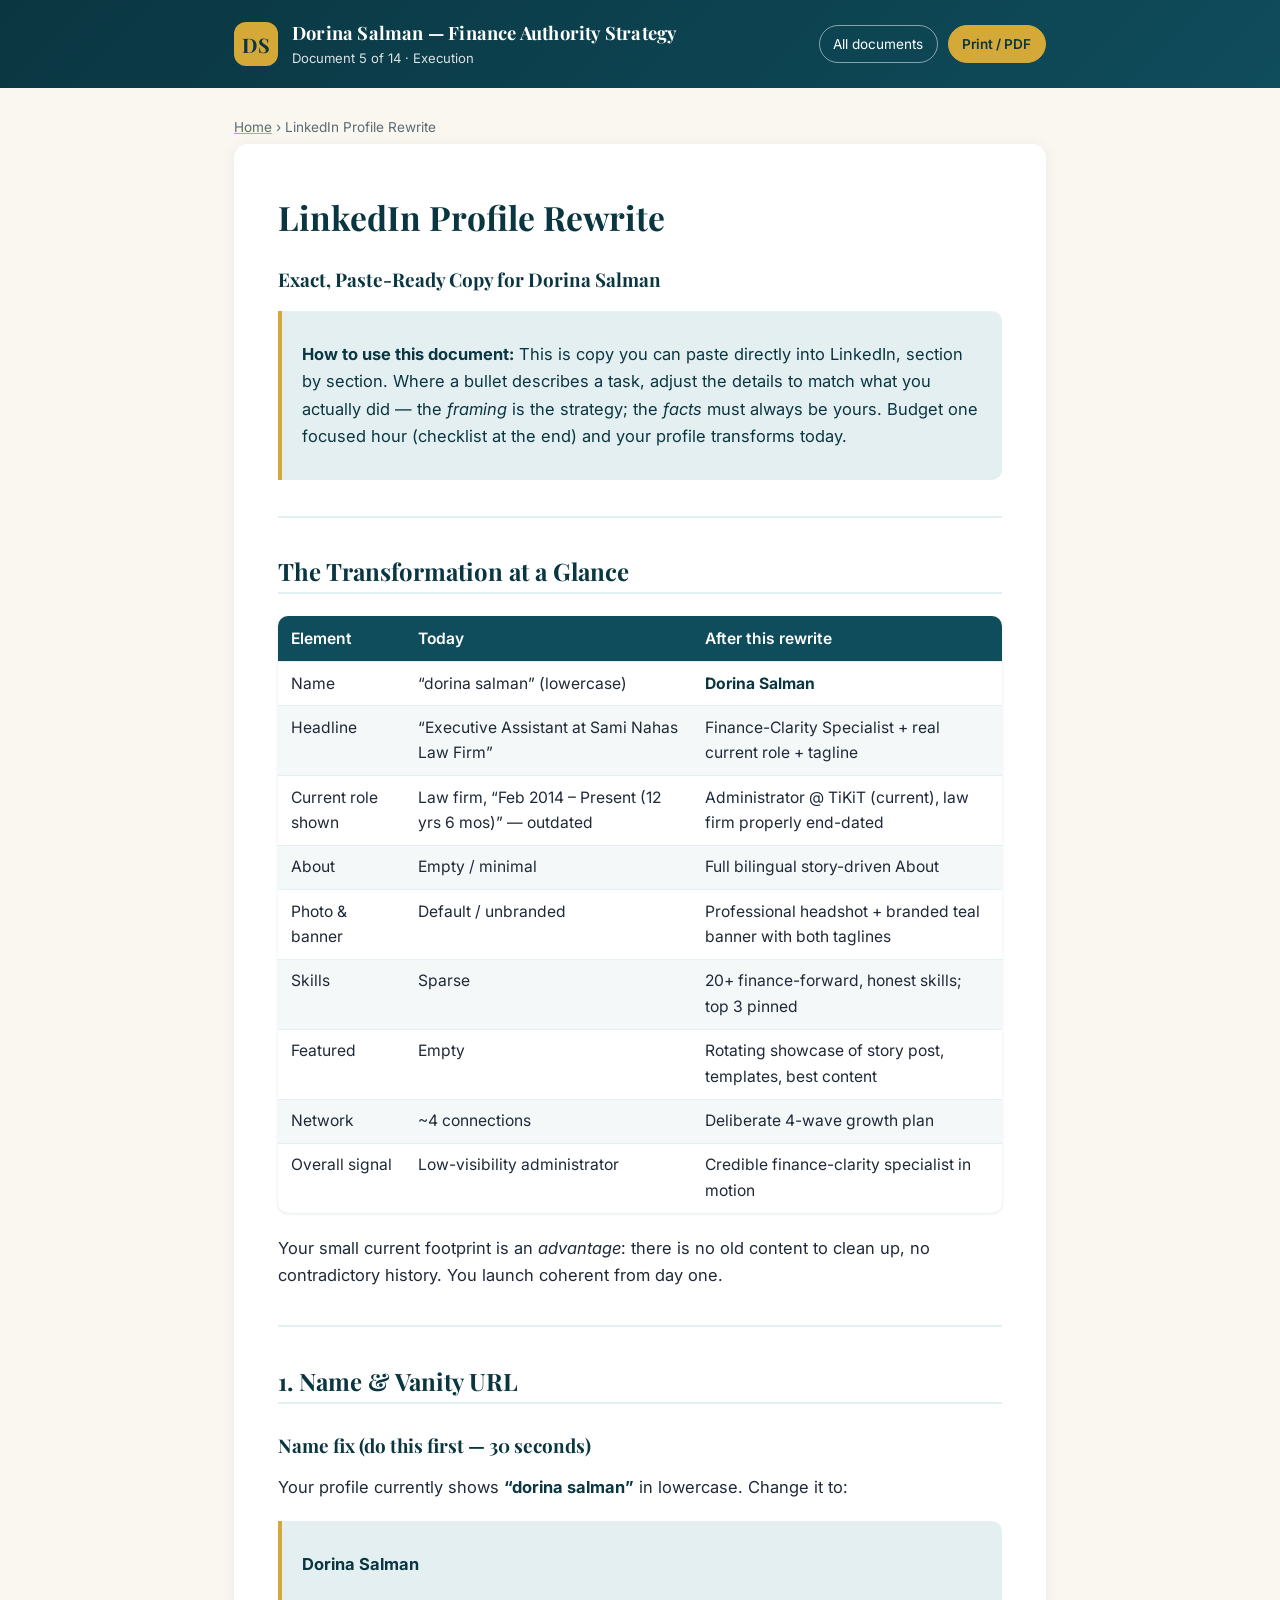
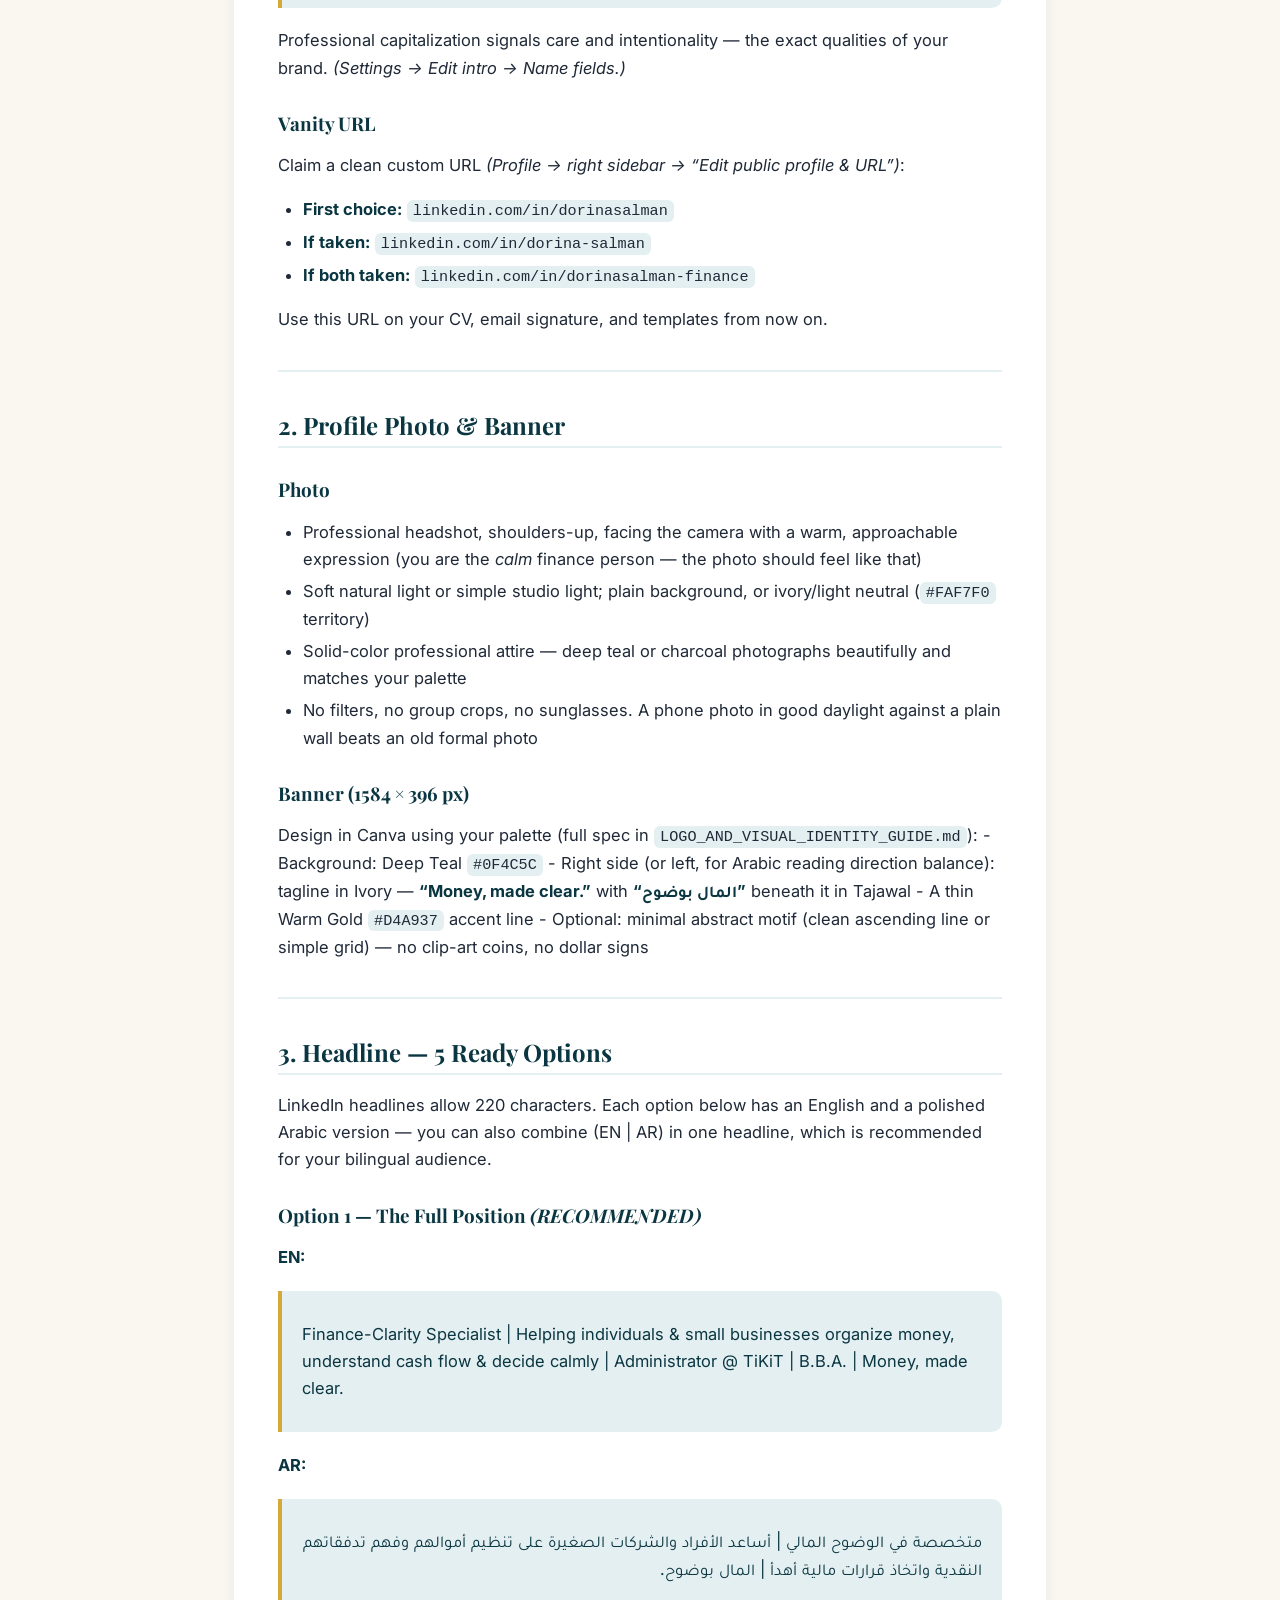
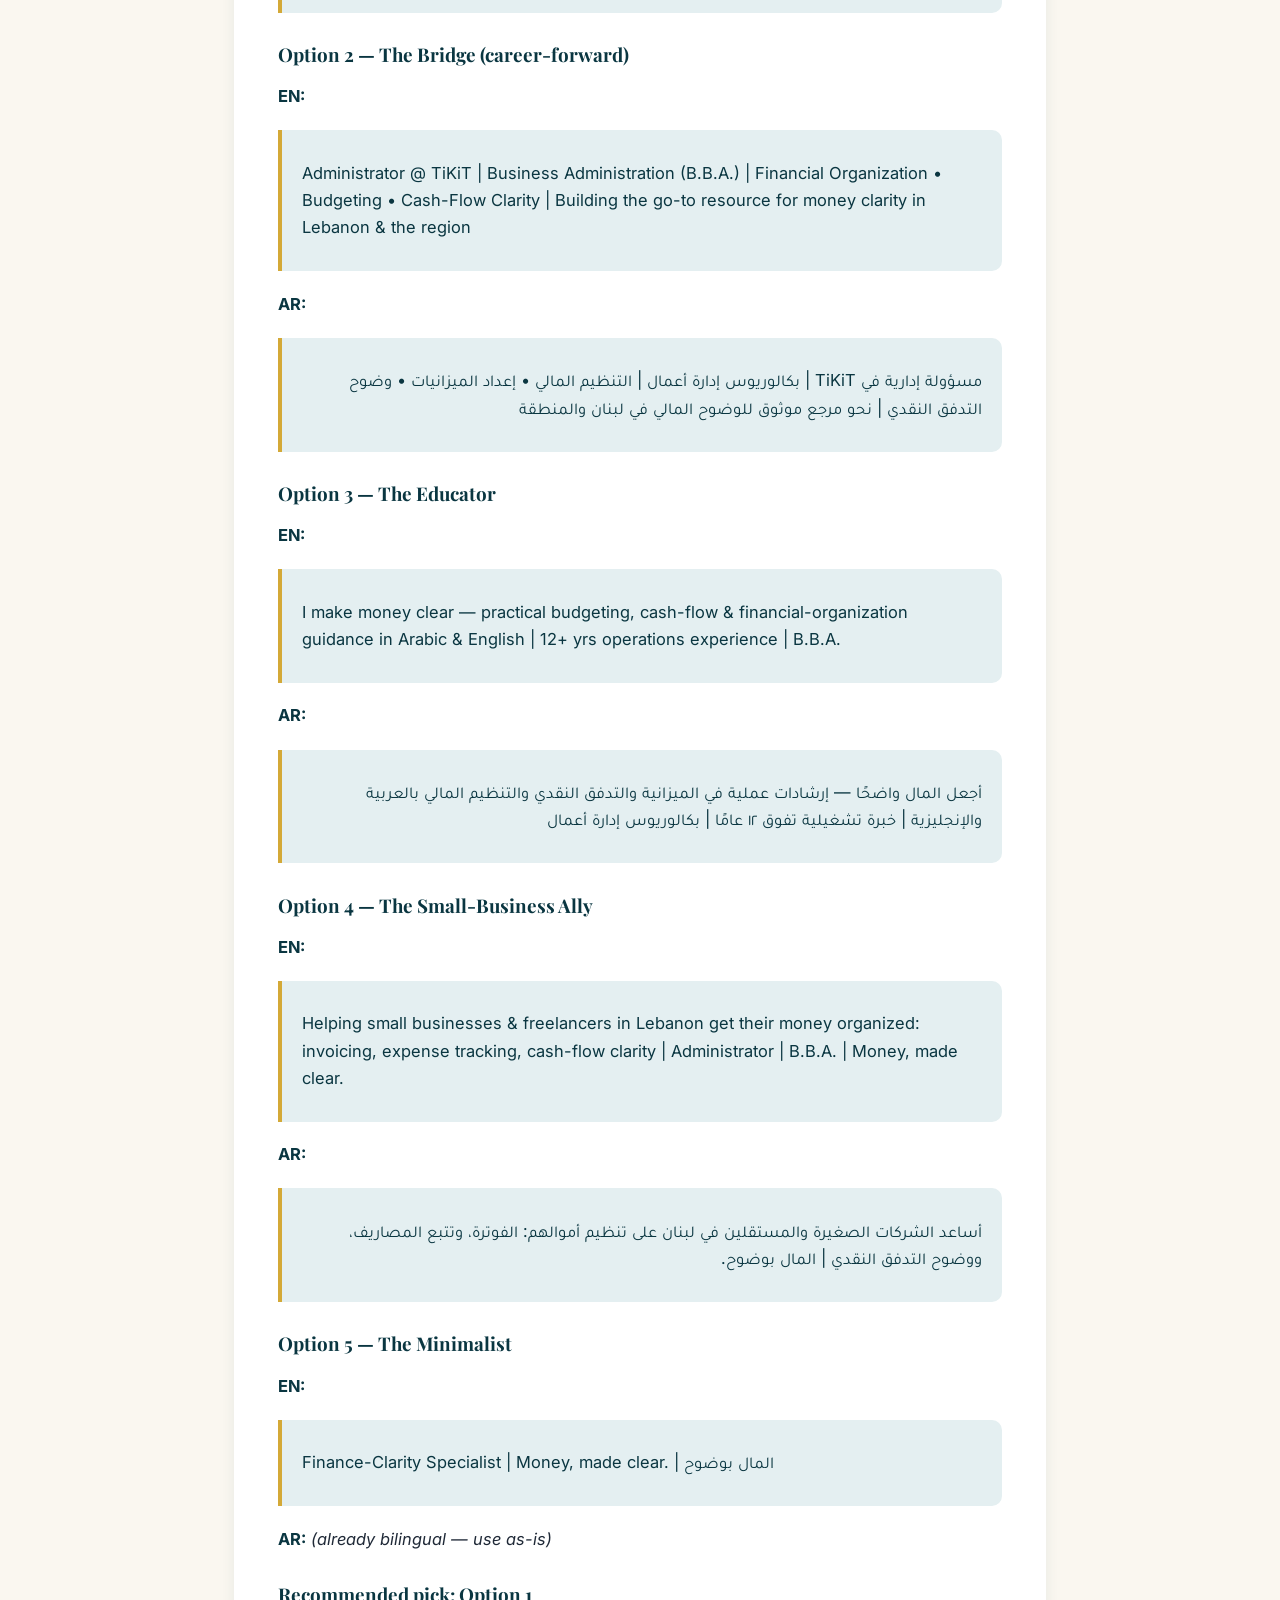
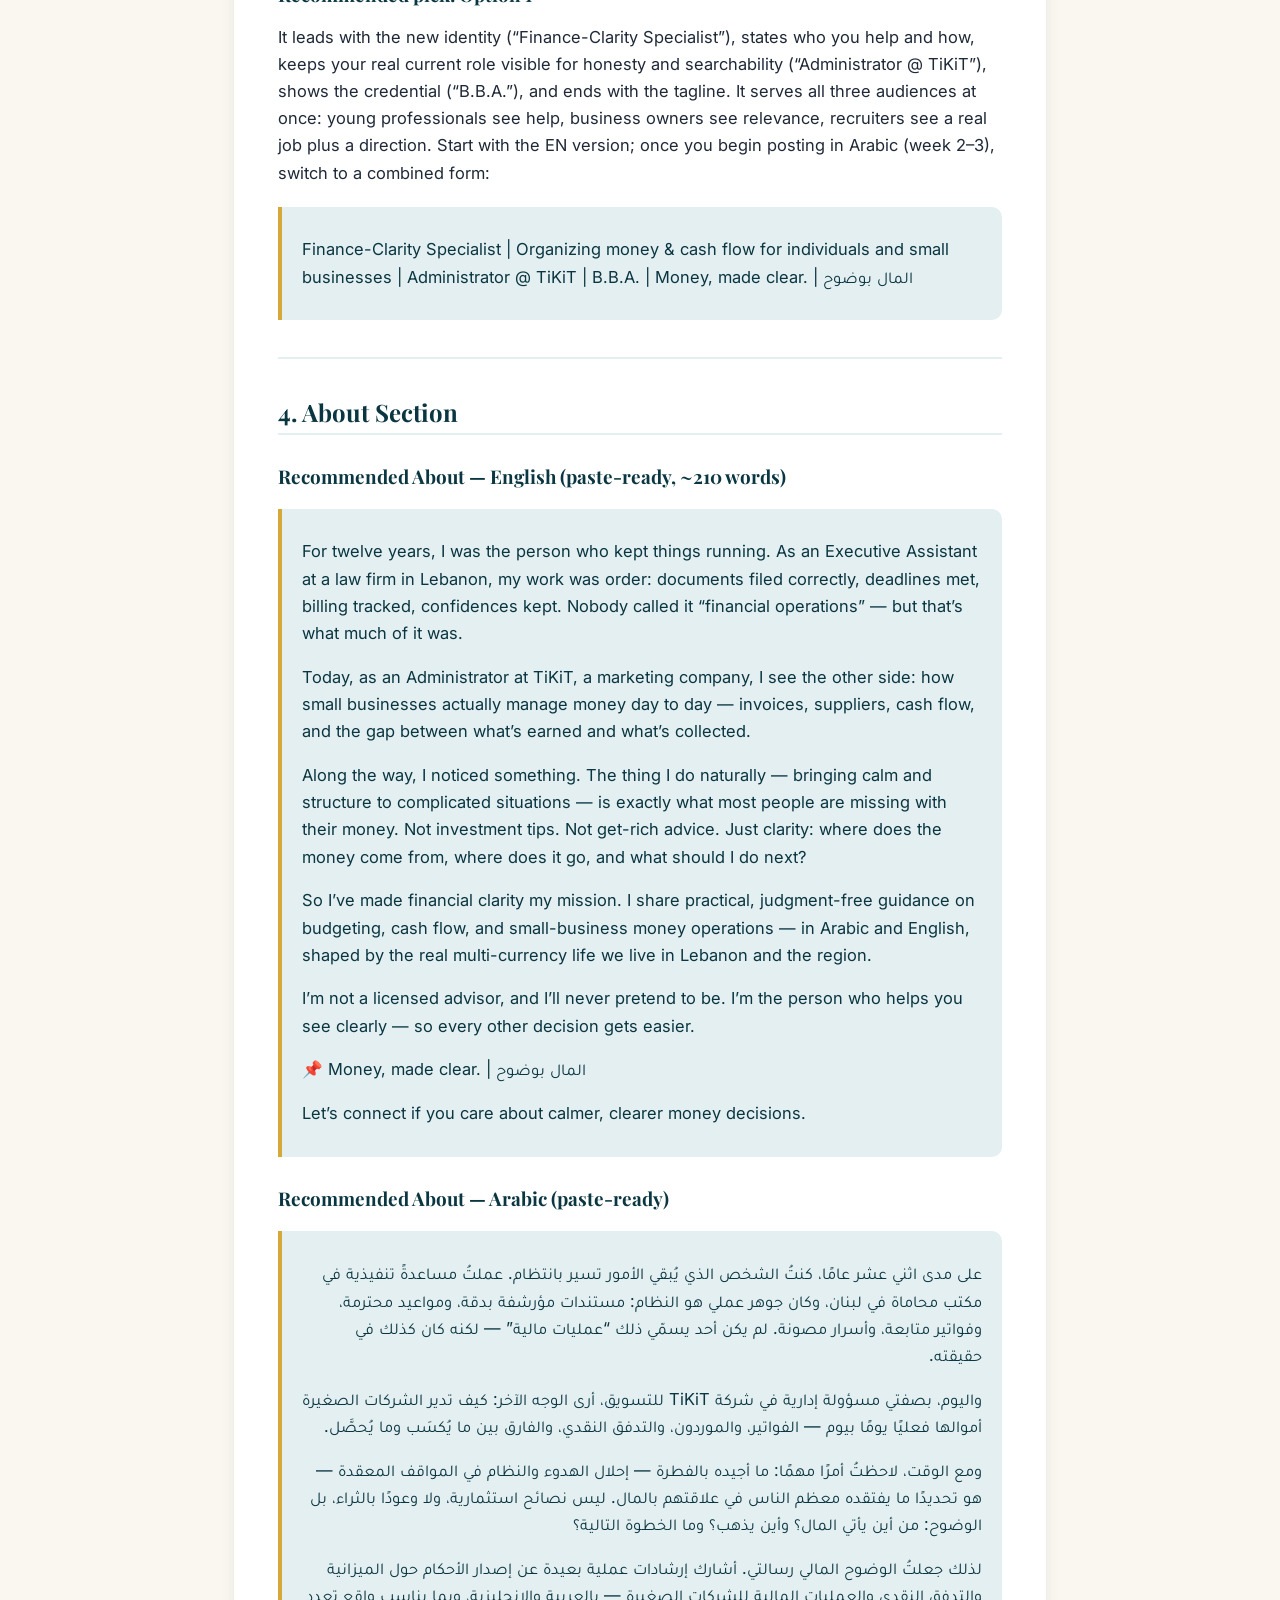
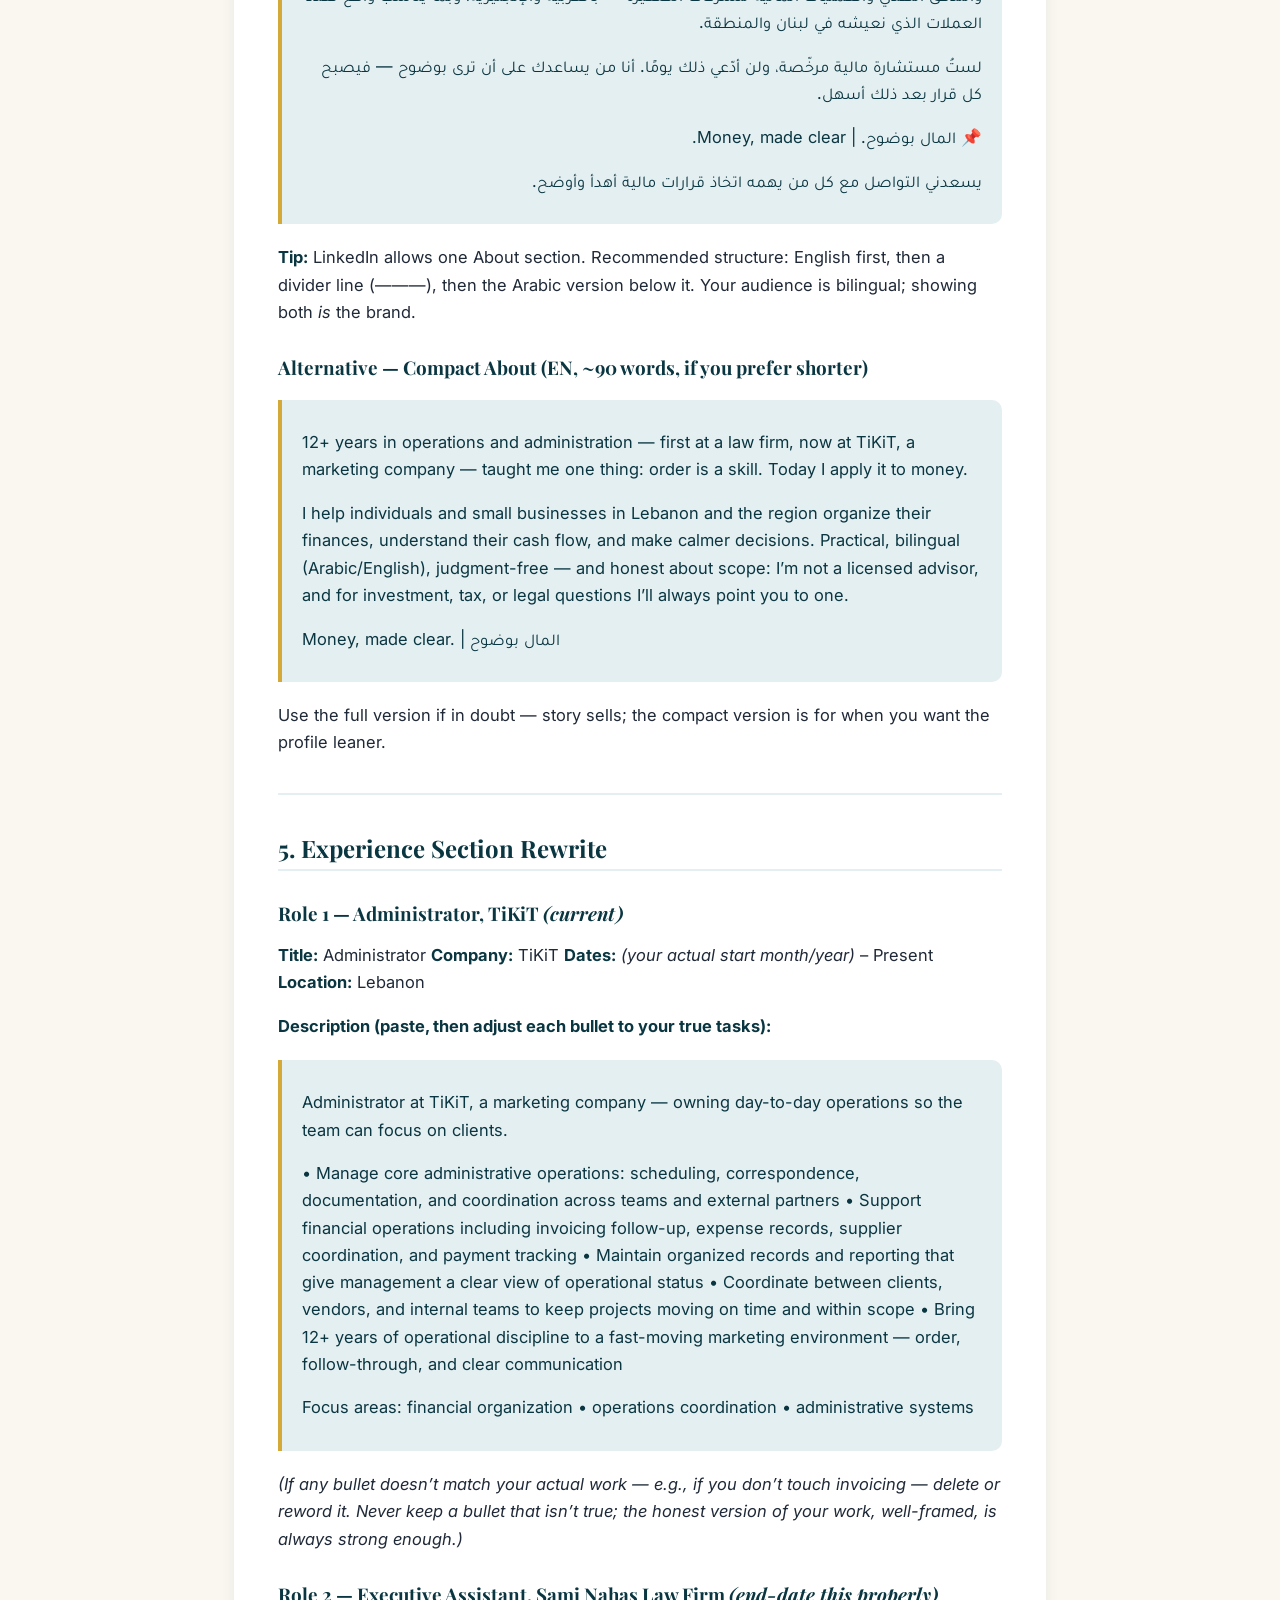
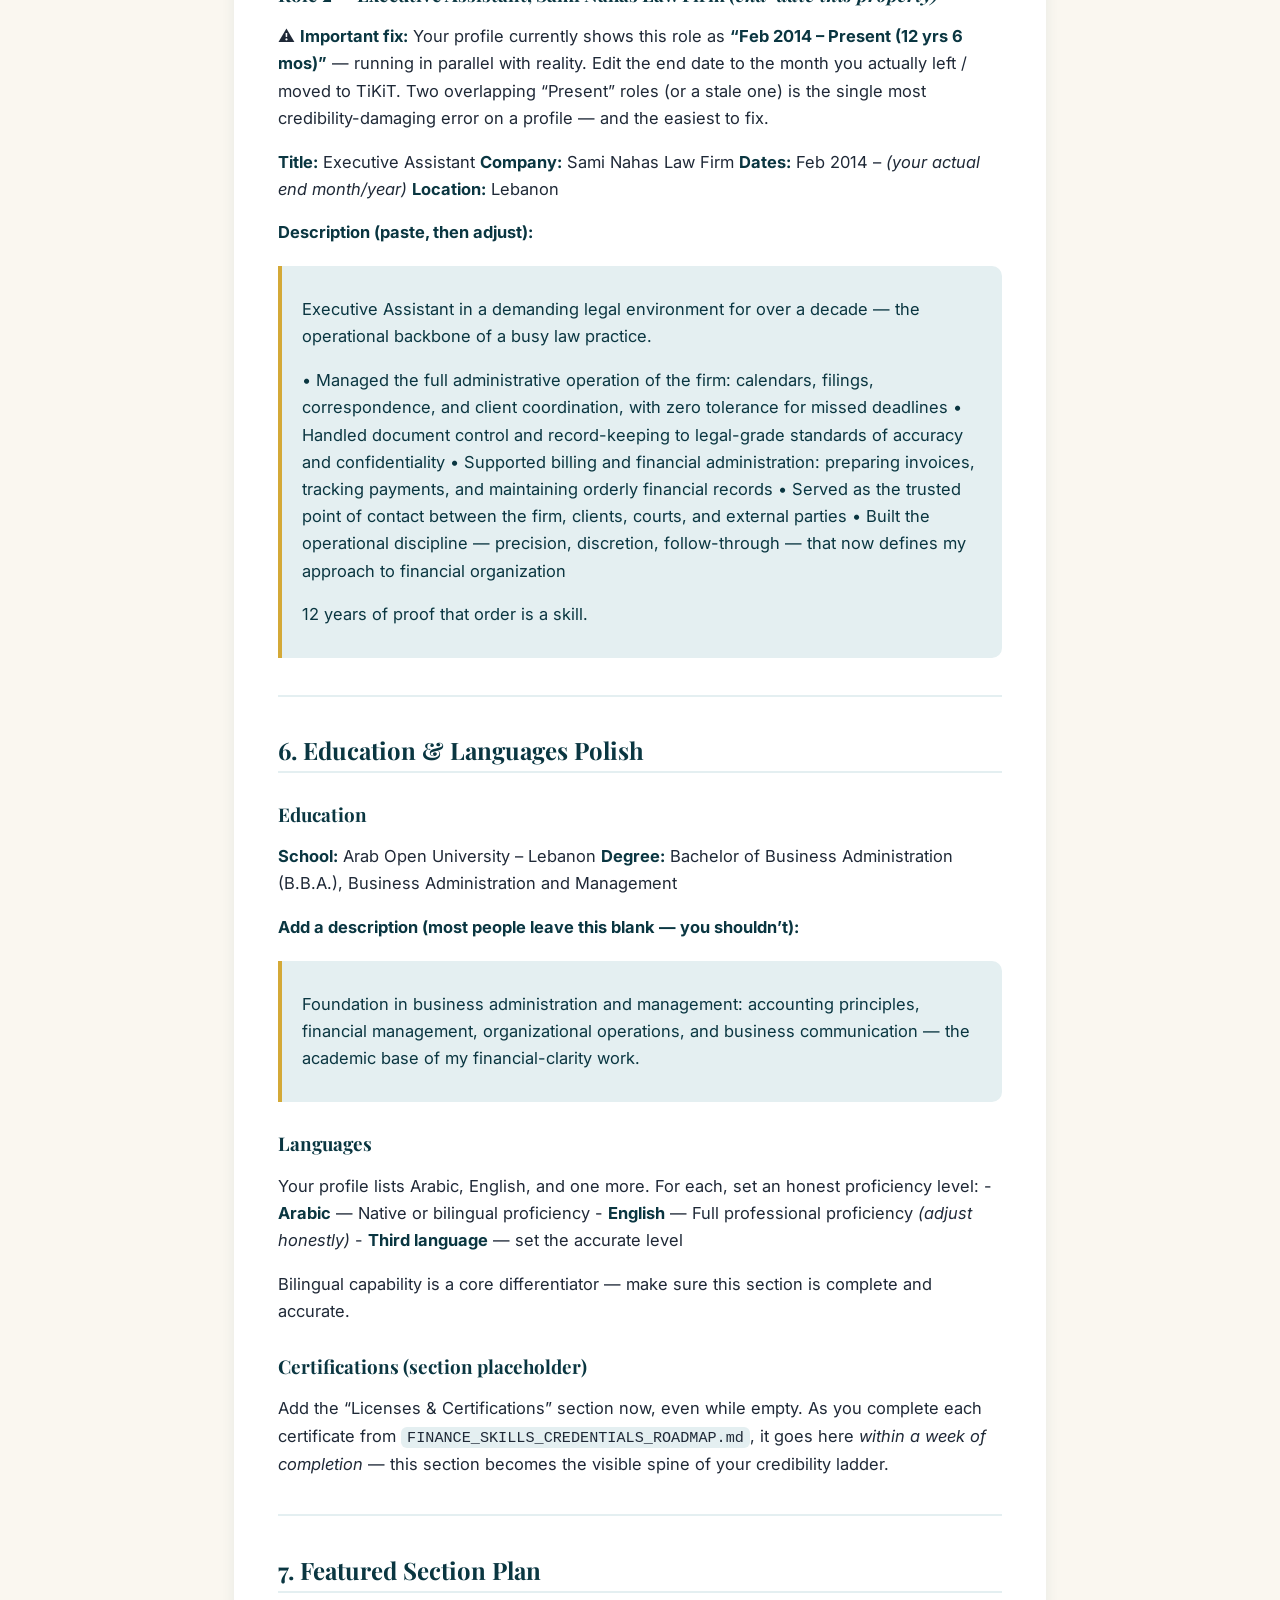
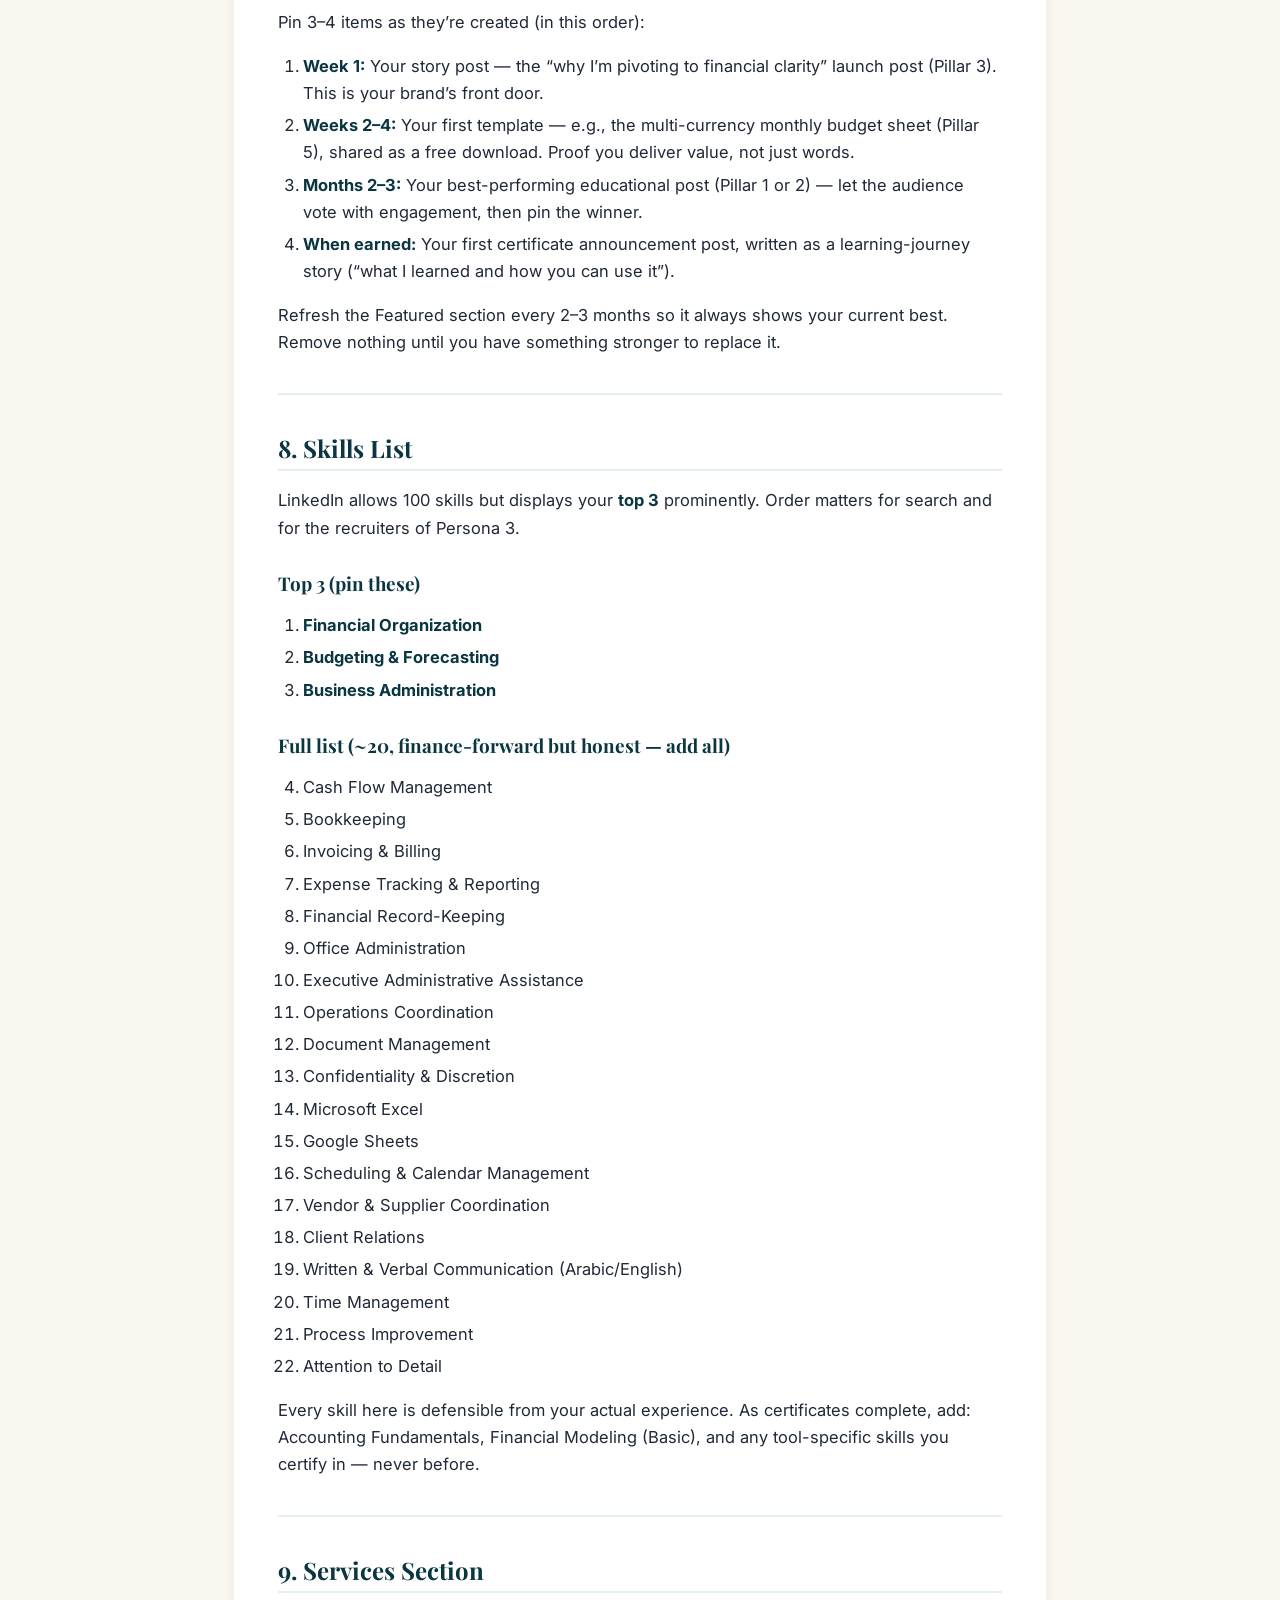
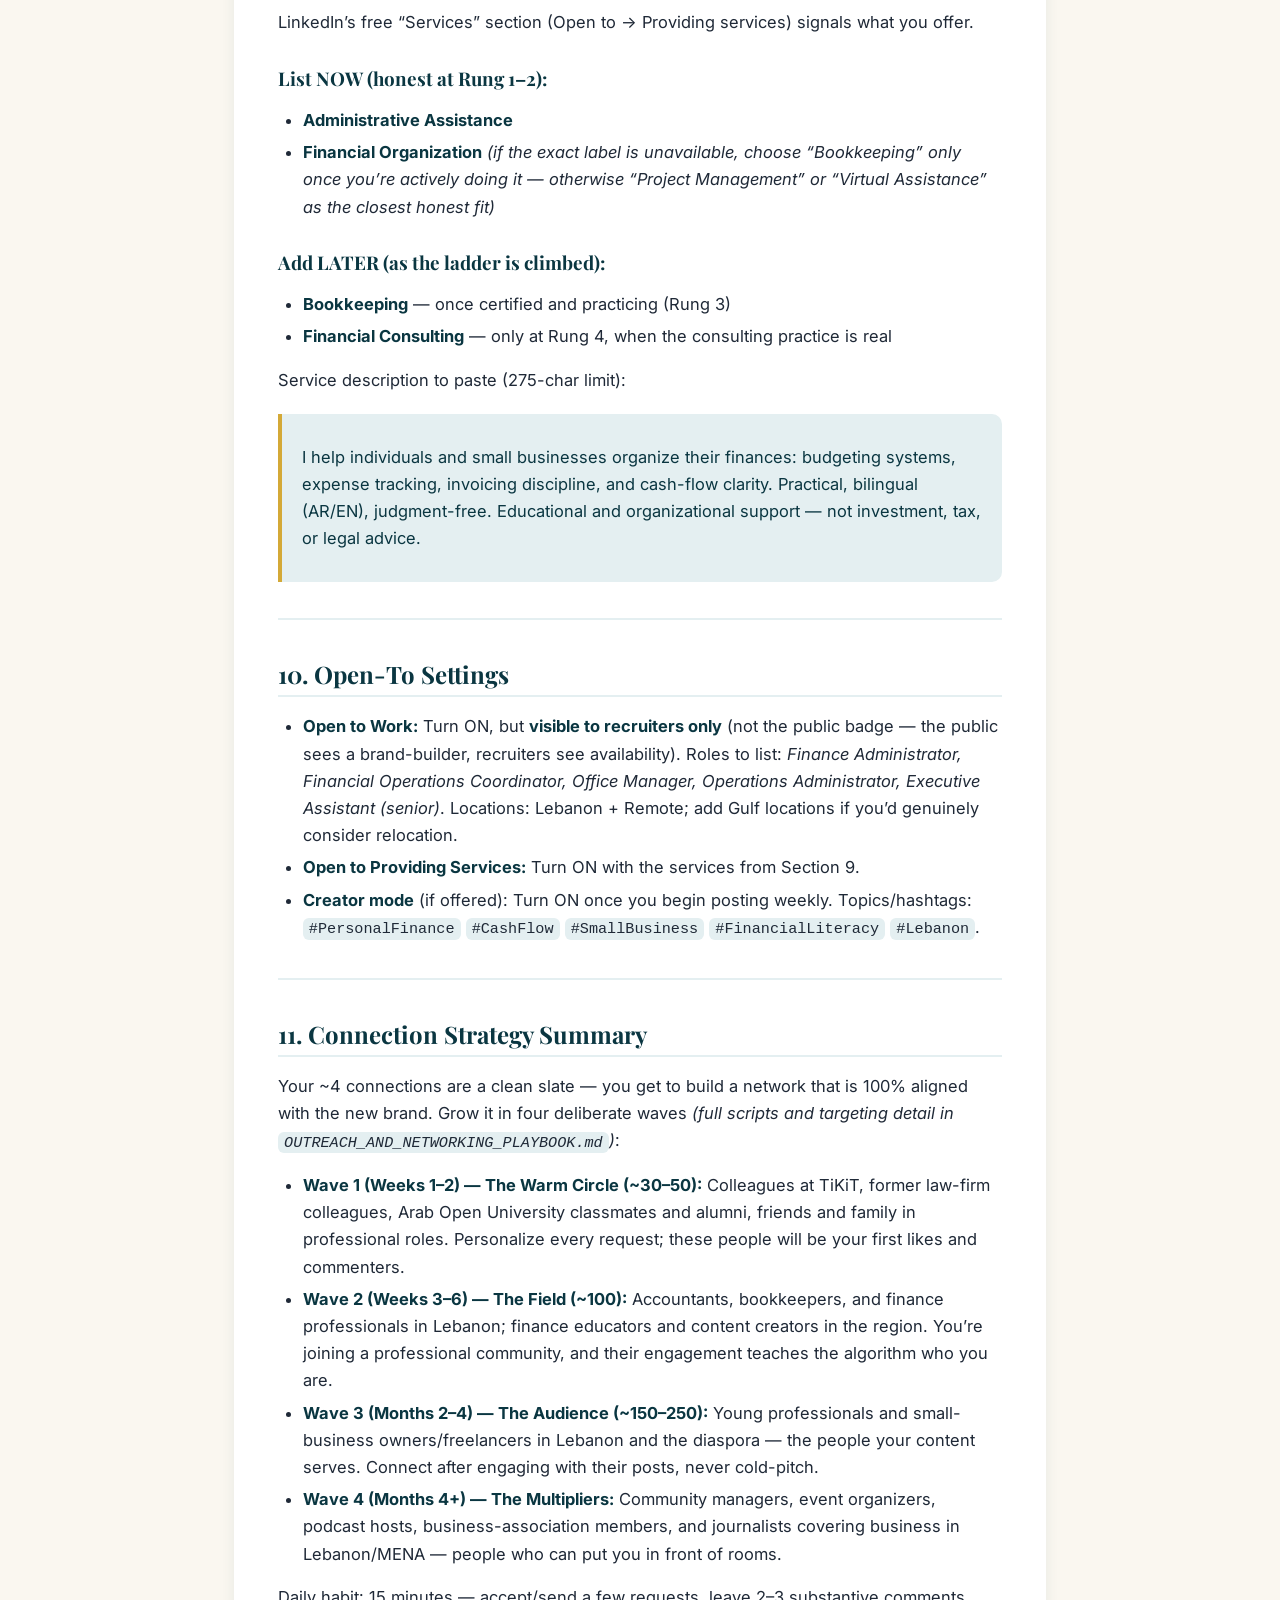
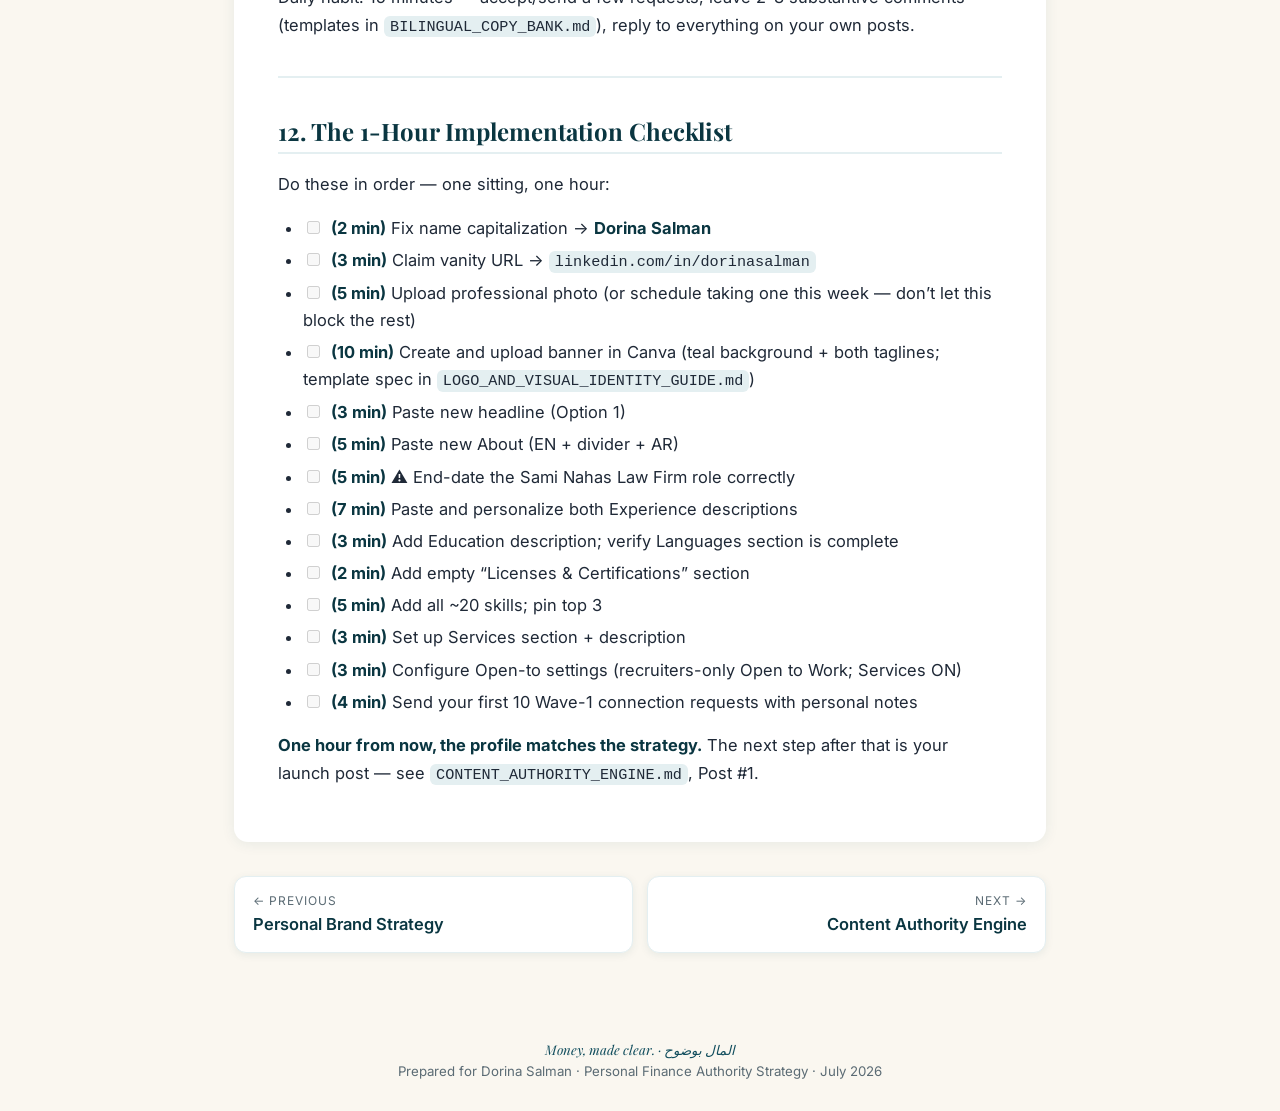
<file: linkedin-rewrite.html>
<!DOCTYPE html>
<html lang="en">
<head>
<meta charset="utf-8">
<meta name="viewport" content="width=device-width, initial-scale=1">
<title>LinkedIn Profile Rewrite — Dorina Salman Strategy</title>
<link rel="preconnect" href="https://fonts.googleapis.com">
<link href="https://fonts.googleapis.com/css2?family=Playfair+Display:ital,wght@0,600;0,700;1,600&family=Inter:wght@400;600&family=Tajawal:wght@400;500;700&display=swap" rel="stylesheet">
<link rel="stylesheet" href="assets/style.css">
</head>
<body>
<header class="site-head">
  <div class="head-inner">
    <div class="brandmark">DS</div>
    <div class="head-titles">
      <div class="t1">Dorina Salman — Finance Authority Strategy</div>
      <div class="t2">Document 5 of 14 · Execution</div>
    </div>
    <div class="head-actions">
      <a class="btn" href="index.html">All documents</a>
      <button class="btn gold" onclick="window.print()">Print / PDF</button>
    </div>
  </div>
</header>
<main>
  <div class="crumbs"><a href="index.html">Home</a> › LinkedIn Profile Rewrite</div>
  <article class="doc-card">
<h1>LinkedIn Profile Rewrite</h1>
<h3>Exact, Paste-Ready Copy for Dorina Salman</h3>
<blockquote>
<p><strong>How to use this document:</strong> This is copy you can paste directly into LinkedIn, section by section. Where a bullet describes a task, adjust the details to match what you actually did — the <em>framing</em> is the strategy; the <em>facts</em> must always be yours. Budget one focused hour (checklist at the end) and your profile transforms today.</p>
</blockquote>
<hr />
<h2>The Transformation at a Glance</h2>
<table>
<thead>
<tr>
<th>Element</th>
<th>Today</th>
<th>After this rewrite</th>
</tr>
</thead>
<tbody>
<tr>
<td>Name</td>
<td>&ldquo;dorina salman&rdquo; (lowercase)</td>
<td><strong>Dorina Salman</strong></td>
</tr>
<tr>
<td>Headline</td>
<td>&ldquo;Executive Assistant at Sami Nahas Law Firm&rdquo;</td>
<td>Finance-Clarity Specialist + real current role + tagline</td>
</tr>
<tr>
<td>Current role shown</td>
<td>Law firm, &ldquo;Feb 2014 – Present (12 yrs 6 mos)&rdquo; — outdated</td>
<td>Administrator @ TiKiT (current), law firm properly end-dated</td>
</tr>
<tr>
<td>About</td>
<td>Empty / minimal</td>
<td>Full bilingual story-driven About</td>
</tr>
<tr>
<td>Photo &amp; banner</td>
<td>Default / unbranded</td>
<td>Professional headshot + branded teal banner with both taglines</td>
</tr>
<tr>
<td>Skills</td>
<td>Sparse</td>
<td>20+ finance-forward, honest skills; top 3 pinned</td>
</tr>
<tr>
<td>Featured</td>
<td>Empty</td>
<td>Rotating showcase of story post, templates, best content</td>
</tr>
<tr>
<td>Network</td>
<td>~4 connections</td>
<td>Deliberate 4-wave growth plan</td>
</tr>
<tr>
<td>Overall signal</td>
<td>Low-visibility administrator</td>
<td>Credible finance-clarity specialist in motion</td>
</tr>
</tbody>
</table>
<p>Your small current footprint is an <em>advantage</em>: there is no old content to clean up, no contradictory history. You launch coherent from day one.</p>
<hr />
<h2>1. Name &amp; Vanity URL</h2>
<h3>Name fix (do this first — 30 seconds)</h3>
<p>Your profile currently shows <strong>&ldquo;dorina salman&rdquo;</strong> in lowercase. Change it to:</p>
<blockquote>
<p><strong>Dorina Salman</strong></p>
</blockquote>
<p>Professional capitalization signals care and intentionality — the exact qualities of your brand. <em>(Settings → Edit intro → Name fields.)</em></p>
<h3>Vanity URL</h3>
<p>Claim a clean custom URL <em>(Profile → right sidebar → &ldquo;Edit public profile &amp; URL&rdquo;)</em>:</p>
<ul>
<li><strong>First choice:</strong> <code>linkedin.com/in/dorinasalman</code></li>
<li><strong>If taken:</strong> <code>linkedin.com/in/dorina-salman</code></li>
<li><strong>If both taken:</strong> <code>linkedin.com/in/dorinasalman-finance</code></li>
</ul>
<p>Use this URL on your CV, email signature, and templates from now on.</p>
<hr />
<h2>2. Profile Photo &amp; Banner</h2>
<h3>Photo</h3>
<ul>
<li>Professional headshot, shoulders-up, facing the camera with a warm, approachable expression (you are the <em>calm</em> finance person — the photo should feel like that)</li>
<li>Soft natural light or simple studio light; plain background, or ivory/light neutral (<code>#FAF7F0</code> territory)</li>
<li>Solid-color professional attire — deep teal or charcoal photographs beautifully and matches your palette</li>
<li>No filters, no group crops, no sunglasses. A phone photo in good daylight against a plain wall beats an old formal photo</li>
</ul>
<h3>Banner (1584 × 396 px)</h3>
<p>Design in Canva using your palette (full spec in <code>LOGO_AND_VISUAL_IDENTITY_GUIDE.md</code>):
- Background: Deep Teal <code>#0F4C5C</code>
- Right side (or left, for Arabic reading direction balance): tagline in Ivory — <strong>&ldquo;Money, made clear.&rdquo;</strong> with <strong>&ldquo;المال بوضوح&rdquo;</strong> beneath it in Tajawal
- A thin Warm Gold <code>#D4A937</code> accent line
- Optional: minimal abstract motif (clean ascending line or simple grid) — no clip-art coins, no dollar signs</p>
<hr />
<h2>3. Headline — 5 Ready Options</h2>
<p>LinkedIn headlines allow 220 characters. Each option below has an English and a polished Arabic version — you can also combine (EN | AR) in one headline, which is recommended for your bilingual audience.</p>
<h3>Option 1 — The Full Position <em>(RECOMMENDED)</em></h3>
<p><strong>EN:</strong></p>
<blockquote>
<p>Finance-Clarity Specialist | Helping individuals &amp; small businesses organize money, understand cash flow &amp; decide calmly | Administrator @ TiKiT | B.B.A. | Money, made clear.</p>
</blockquote>
<p><strong>AR:</strong></p>
<blockquote>
<p>متخصصة في الوضوح المالي | أساعد الأفراد والشركات الصغيرة على تنظيم أموالهم وفهم تدفقاتهم النقدية واتخاذ قرارات مالية أهدأ | المال بوضوح.</p>
</blockquote>
<h3>Option 2 — The Bridge (career-forward)</h3>
<p><strong>EN:</strong></p>
<blockquote>
<p>Administrator @ TiKiT | Business Administration (B.B.A.) | Financial Organization • Budgeting • Cash-Flow Clarity | Building the go-to resource for money clarity in Lebanon &amp; the region</p>
</blockquote>
<p><strong>AR:</strong></p>
<blockquote>
<p>مسؤولة إدارية في TiKiT | بكالوريوس إدارة أعمال | التنظيم المالي • إعداد الميزانيات • وضوح التدفق النقدي | نحو مرجع موثوق للوضوح المالي في لبنان والمنطقة</p>
</blockquote>
<h3>Option 3 — The Educator</h3>
<p><strong>EN:</strong></p>
<blockquote>
<p>I make money clear — practical budgeting, cash-flow &amp; financial-organization guidance in Arabic &amp; English | 12+ yrs operations experience | B.B.A.</p>
</blockquote>
<p><strong>AR:</strong></p>
<blockquote>
<p>أجعل المال واضحًا — إرشادات عملية في الميزانية والتدفق النقدي والتنظيم المالي بالعربية والإنجليزية | خبرة تشغيلية تفوق ١٢ عامًا | بكالوريوس إدارة أعمال</p>
</blockquote>
<h3>Option 4 — The Small-Business Ally</h3>
<p><strong>EN:</strong></p>
<blockquote>
<p>Helping small businesses &amp; freelancers in Lebanon get their money organized: invoicing, expense tracking, cash-flow clarity | Administrator | B.B.A. | Money, made clear.</p>
</blockquote>
<p><strong>AR:</strong></p>
<blockquote>
<p>أساعد الشركات الصغيرة والمستقلين في لبنان على تنظيم أموالهم: الفوترة، وتتبع المصاريف، ووضوح التدفق النقدي | المال بوضوح.</p>
</blockquote>
<h3>Option 5 — The Minimalist</h3>
<p><strong>EN:</strong></p>
<blockquote>
<p>Finance-Clarity Specialist | Money, made clear. | المال بوضوح</p>
</blockquote>
<p><strong>AR:</strong> <em>(already bilingual — use as-is)</em></p>
<h3>Recommended pick: <strong>Option 1</strong></h3>
<p>It leads with the new identity (&ldquo;Finance-Clarity Specialist&rdquo;), states who you help and how, keeps your real current role visible for honesty and searchability (&ldquo;Administrator @ TiKiT&rdquo;), shows the credential (&ldquo;B.B.A.&rdquo;), and ends with the tagline. It serves all three audiences at once: young professionals see help, business owners see relevance, recruiters see a real job plus a direction. Start with the EN version; once you begin posting in Arabic (week 2–3), switch to a combined form:</p>
<blockquote>
<p>Finance-Clarity Specialist | Organizing money &amp; cash flow for individuals and small businesses | Administrator @ TiKiT | B.B.A. | Money, made clear. | المال بوضوح</p>
</blockquote>
<hr />
<h2>4. About Section</h2>
<h3>Recommended About — English (paste-ready, ~210 words)</h3>
<blockquote>
<p>For twelve years, I was the person who kept things running. As an Executive Assistant at a law firm in Lebanon, my work was order: documents filed correctly, deadlines met, billing tracked, confidences kept. Nobody called it &ldquo;financial operations&rdquo; — but that&rsquo;s what much of it was.</p>
<p>Today, as an Administrator at TiKiT, a marketing company, I see the other side: how small businesses actually manage money day to day — invoices, suppliers, cash flow, and the gap between what&rsquo;s earned and what&rsquo;s collected.</p>
<p>Along the way, I noticed something. The thing I do naturally — bringing calm and structure to complicated situations — is exactly what most people are missing with their money. Not investment tips. Not get-rich advice. Just clarity: where does the money come from, where does it go, and what should I do next?</p>
<p>So I&rsquo;ve made financial clarity my mission. I share practical, judgment-free guidance on budgeting, cash flow, and small-business money operations — in Arabic and English, shaped by the real multi-currency life we live in Lebanon and the region.</p>
<p>I&rsquo;m not a licensed advisor, and I&rsquo;ll never pretend to be. I&rsquo;m the person who helps you see clearly — so every other decision gets easier.</p>
<p>📌 Money, made clear. | المال بوضوح</p>
<p>Let&rsquo;s connect if you care about calmer, clearer money decisions.</p>
</blockquote>
<h3>Recommended About — Arabic (paste-ready)</h3>
<blockquote>
<p>على مدى اثني عشر عامًا، كنتُ الشخص الذي يُبقي الأمور تسير بانتظام. عملتُ مساعدةً تنفيذية في مكتب محاماة في لبنان، وكان جوهر عملي هو النظام: مستندات مؤرشفة بدقة، ومواعيد محترمة، وفواتير متابعة، وأسرار مصونة. لم يكن أحد يسمّي ذلك &ldquo;عمليات مالية&rdquo; — لكنه كان كذلك في حقيقته.</p>
<p>واليوم، بصفتي مسؤولة إدارية في شركة TiKiT للتسويق، أرى الوجه الآخر: كيف تدير الشركات الصغيرة أموالها فعليًا يومًا بيوم — الفواتير، والموردون، والتدفق النقدي، والفارق بين ما يُكسَب وما يُحصَّل.</p>
<p>ومع الوقت، لاحظتُ أمرًا مهمًا: ما أجيده بالفطرة — إحلال الهدوء والنظام في المواقف المعقدة — هو تحديدًا ما يفتقده معظم الناس في علاقتهم بالمال. ليس نصائح استثمارية، ولا وعودًا بالثراء، بل الوضوح: من أين يأتي المال؟ وأين يذهب؟ وما الخطوة التالية؟</p>
<p>لذلك جعلتُ الوضوح المالي رسالتي. أشارك إرشادات عملية بعيدة عن إصدار الأحكام حول الميزانية والتدفق النقدي والعمليات المالية للشركات الصغيرة — بالعربية والإنجليزية، وبما يناسب واقع تعدد العملات الذي نعيشه في لبنان والمنطقة.</p>
<p>لستُ مستشارة مالية مرخّصة، ولن أدّعي ذلك يومًا. أنا من يساعدك على أن ترى بوضوح — فيصبح كل قرار بعد ذلك أسهل.</p>
<p>📌 المال بوضوح. | Money, made clear.</p>
<p>يسعدني التواصل مع كل من يهمه اتخاذ قرارات مالية أهدأ وأوضح.</p>
</blockquote>
<p><strong>Tip:</strong> LinkedIn allows one About section. Recommended structure: English first, then a divider line (———), then the Arabic version below it. Your audience is bilingual; showing both <em>is</em> the brand.</p>
<h3>Alternative — Compact About (EN, ~90 words, if you prefer shorter)</h3>
<blockquote>
<p>12+ years in operations and administration — first at a law firm, now at TiKiT, a marketing company — taught me one thing: order is a skill. Today I apply it to money.</p>
<p>I help individuals and small businesses in Lebanon and the region organize their finances, understand their cash flow, and make calmer decisions. Practical, bilingual (Arabic/English), judgment-free — and honest about scope: I&rsquo;m not a licensed advisor, and for investment, tax, or legal questions I&rsquo;ll always point you to one.</p>
<p>Money, made clear. | المال بوضوح</p>
</blockquote>
<p>Use the full version if in doubt — story sells; the compact version is for when you want the profile leaner.</p>
<hr />
<h2>5. Experience Section Rewrite</h2>
<h3>Role 1 — Administrator, TiKiT <em>(current)</em></h3>
<p><strong>Title:</strong> Administrator
<strong>Company:</strong> TiKiT
<strong>Dates:</strong> <em>(your actual start month/year)</em> – Present
<strong>Location:</strong> Lebanon</p>
<p><strong>Description (paste, then adjust each bullet to your true tasks):</strong></p>
<blockquote>
<p>Administrator at TiKiT, a marketing company — owning day-to-day operations so the team can focus on clients.</p>
<p>• Manage core administrative operations: scheduling, correspondence, documentation, and coordination across teams and external partners
• Support financial operations including invoicing follow-up, expense records, supplier coordination, and payment tracking
• Maintain organized records and reporting that give management a clear view of operational status
• Coordinate between clients, vendors, and internal teams to keep projects moving on time and within scope
• Bring 12+ years of operational discipline to a fast-moving marketing environment — order, follow-through, and clear communication</p>
<p>Focus areas: financial organization • operations coordination • administrative systems</p>
</blockquote>
<p><em>(If any bullet doesn&rsquo;t match your actual work — e.g., if you don&rsquo;t touch invoicing — delete or reword it. Never keep a bullet that isn&rsquo;t true; the honest version of your work, well-framed, is always strong enough.)</em></p>
<h3>Role 2 — Executive Assistant, Sami Nahas Law Firm <em>(end-date this properly)</em></h3>
<p>⚠️ <strong>Important fix:</strong> Your profile currently shows this role as <strong>&ldquo;Feb 2014 – Present (12 yrs 6 mos)&rdquo;</strong> — running in parallel with reality. Edit the end date to the month you actually left / moved to TiKiT. Two overlapping &ldquo;Present&rdquo; roles (or a stale one) is the single most credibility-damaging error on a profile — and the easiest to fix.</p>
<p><strong>Title:</strong> Executive Assistant
<strong>Company:</strong> Sami Nahas Law Firm
<strong>Dates:</strong> Feb 2014 – <em>(your actual end month/year)</em>
<strong>Location:</strong> Lebanon</p>
<p><strong>Description (paste, then adjust):</strong></p>
<blockquote>
<p>Executive Assistant in a demanding legal environment for over a decade — the operational backbone of a busy law practice.</p>
<p>• Managed the full administrative operation of the firm: calendars, filings, correspondence, and client coordination, with zero tolerance for missed deadlines
• Handled document control and record-keeping to legal-grade standards of accuracy and confidentiality
• Supported billing and financial administration: preparing invoices, tracking payments, and maintaining orderly financial records
• Served as the trusted point of contact between the firm, clients, courts, and external parties
• Built the operational discipline — precision, discretion, follow-through — that now defines my approach to financial organization</p>
<p>12 years of proof that order is a skill.</p>
</blockquote>
<hr />
<h2>6. Education &amp; Languages Polish</h2>
<h3>Education</h3>
<p><strong>School:</strong> Arab Open University – Lebanon
<strong>Degree:</strong> Bachelor of Business Administration (B.B.A.), Business Administration and Management</p>
<p><strong>Add a description (most people leave this blank — you shouldn&rsquo;t):</strong></p>
<blockquote>
<p>Foundation in business administration and management: accounting principles, financial management, organizational operations, and business communication — the academic base of my financial-clarity work.</p>
</blockquote>
<h3>Languages</h3>
<p>Your profile lists Arabic, English, and one more. For each, set an honest proficiency level:
- <strong>Arabic</strong> — Native or bilingual proficiency
- <strong>English</strong> — Full professional proficiency <em>(adjust honestly)</em>
- <strong>Third language</strong> — set the accurate level</p>
<p>Bilingual capability is a core differentiator — make sure this section is complete and accurate.</p>
<h3>Certifications (section placeholder)</h3>
<p>Add the &ldquo;Licenses &amp; Certifications&rdquo; section now, even while empty. As you complete each certificate from <code>FINANCE_SKILLS_CREDENTIALS_ROADMAP.md</code>, it goes here <em>within a week of completion</em> — this section becomes the visible spine of your credibility ladder.</p>
<hr />
<h2>7. Featured Section Plan</h2>
<p>Pin 3–4 items as they&rsquo;re created (in this order):</p>
<ol>
<li><strong>Week 1:</strong> Your story post — the &ldquo;why I&rsquo;m pivoting to financial clarity&rdquo; launch post (Pillar 3). This is your brand&rsquo;s front door.</li>
<li><strong>Weeks 2–4:</strong> Your first template — e.g., the multi-currency monthly budget sheet (Pillar 5), shared as a free download. Proof you deliver value, not just words.</li>
<li><strong>Months 2–3:</strong> Your best-performing educational post (Pillar 1 or 2) — let the audience vote with engagement, then pin the winner.</li>
<li><strong>When earned:</strong> Your first certificate announcement post, written as a learning-journey story (&ldquo;what I learned and how you can use it&rdquo;).</li>
</ol>
<p>Refresh the Featured section every 2–3 months so it always shows your current best. Remove nothing until you have something stronger to replace it.</p>
<hr />
<h2>8. Skills List</h2>
<p>LinkedIn allows 100 skills but displays your <strong>top 3</strong> prominently. Order matters for search and for the recruiters of Persona 3.</p>
<h3>Top 3 (pin these)</h3>
<ol>
<li><strong>Financial Organization</strong></li>
<li><strong>Budgeting &amp; Forecasting</strong></li>
<li><strong>Business Administration</strong></li>
</ol>
<h3>Full list (~20, finance-forward but honest — add all)</h3>
<ol start="4">
<li>Cash Flow Management</li>
<li>Bookkeeping</li>
<li>Invoicing &amp; Billing</li>
<li>Expense Tracking &amp; Reporting</li>
<li>Financial Record-Keeping</li>
<li>Office Administration</li>
<li>Executive Administrative Assistance</li>
<li>Operations Coordination</li>
<li>Document Management</li>
<li>Confidentiality &amp; Discretion</li>
<li>Microsoft Excel</li>
<li>Google Sheets</li>
<li>Scheduling &amp; Calendar Management</li>
<li>Vendor &amp; Supplier Coordination</li>
<li>Client Relations</li>
<li>Written &amp; Verbal Communication (Arabic/English)</li>
<li>Time Management</li>
<li>Process Improvement</li>
<li>Attention to Detail</li>
</ol>
<p>Every skill here is defensible from your actual experience. As certificates complete, add: Accounting Fundamentals, Financial Modeling (Basic), and any tool-specific skills you certify in — never before.</p>
<hr />
<h2>9. Services Section</h2>
<p>LinkedIn&rsquo;s free &ldquo;Services&rdquo; section (Open to → Providing services) signals what you offer.</p>
<h3>List NOW (honest at Rung 1–2):</h3>
<ul>
<li><strong>Administrative Assistance</strong></li>
<li><strong>Financial Organization</strong> <em>(if the exact label is unavailable, choose &ldquo;Bookkeeping&rdquo; only once you&rsquo;re actively doing it — otherwise &ldquo;Project Management&rdquo; or &ldquo;Virtual Assistance&rdquo; as the closest honest fit)</em></li>
</ul>
<h3>Add LATER (as the ladder is climbed):</h3>
<ul>
<li><strong>Bookkeeping</strong> — once certified and practicing (Rung 3)</li>
<li><strong>Financial Consulting</strong> — only at Rung 4, when the consulting practice is real</li>
</ul>
<p>Service description to paste (275-char limit):</p>
<blockquote>
<p>I help individuals and small businesses organize their finances: budgeting systems, expense tracking, invoicing discipline, and cash-flow clarity. Practical, bilingual (AR/EN), judgment-free. Educational and organizational support — not investment, tax, or legal advice.</p>
</blockquote>
<hr />
<h2>10. Open-To Settings</h2>
<ul>
<li><strong>Open to Work:</strong> Turn ON, but <strong>visible to recruiters only</strong> (not the public badge — the public sees a brand-builder, recruiters see availability). Roles to list: <em>Finance Administrator, Financial Operations Coordinator, Office Manager, Operations Administrator, Executive Assistant (senior)</em>. Locations: Lebanon + Remote; add Gulf locations if you&rsquo;d genuinely consider relocation.</li>
<li><strong>Open to Providing Services:</strong> Turn ON with the services from Section 9.</li>
<li><strong>Creator mode</strong> (if offered): Turn ON once you begin posting weekly. Topics/hashtags: <code>#PersonalFinance</code> <code>#CashFlow</code> <code>#SmallBusiness</code> <code>#FinancialLiteracy</code> <code>#Lebanon</code>.</li>
</ul>
<hr />
<h2>11. Connection Strategy Summary</h2>
<p>Your ~4 connections are a clean slate — you get to build a network that is 100% aligned with the new brand. Grow it in four deliberate waves <em>(full scripts and targeting detail in <code>OUTREACH_AND_NETWORKING_PLAYBOOK.md</code>)</em>:</p>
<ul>
<li><strong>Wave 1 (Weeks 1–2) — The Warm Circle (~30–50):</strong> Colleagues at TiKiT, former law-firm colleagues, Arab Open University classmates and alumni, friends and family in professional roles. Personalize every request; these people will be your first likes and commenters.</li>
<li><strong>Wave 2 (Weeks 3–6) — The Field (~100):</strong> Accountants, bookkeepers, and finance professionals in Lebanon; finance educators and content creators in the region. You&rsquo;re joining a professional community, and their engagement teaches the algorithm who you are.</li>
<li><strong>Wave 3 (Months 2–4) — The Audience (~150–250):</strong> Young professionals and small-business owners/freelancers in Lebanon and the diaspora — the people your content serves. Connect after engaging with their posts, never cold-pitch.</li>
<li><strong>Wave 4 (Months 4+) — The Multipliers:</strong> Community managers, event organizers, podcast hosts, business-association members, and journalists covering business in Lebanon/MENA — people who can put you in front of rooms.</li>
</ul>
<p>Daily habit: 15 minutes — accept/send a few requests, leave 2–3 substantive comments (templates in <code>BILINGUAL_COPY_BANK.md</code>), reply to everything on your own posts.</p>
<hr />
<h2>12. The 1-Hour Implementation Checklist</h2>
<p>Do these in order — one sitting, one hour:</p>
<ul>
<li><input type='checkbox' disabled> <strong>(2 min)</strong> Fix name capitalization → <strong>Dorina Salman</strong></li>
<li><input type='checkbox' disabled> <strong>(3 min)</strong> Claim vanity URL → <code>linkedin.com/in/dorinasalman</code></li>
<li><input type='checkbox' disabled> <strong>(5 min)</strong> Upload professional photo (or schedule taking one this week — don&rsquo;t let this block the rest)</li>
<li><input type='checkbox' disabled> <strong>(10 min)</strong> Create and upload banner in Canva (teal background + both taglines; template spec in <code>LOGO_AND_VISUAL_IDENTITY_GUIDE.md</code>)</li>
<li><input type='checkbox' disabled> <strong>(3 min)</strong> Paste new headline (Option 1)</li>
<li><input type='checkbox' disabled> <strong>(5 min)</strong> Paste new About (EN + divider + AR)</li>
<li><input type='checkbox' disabled> <strong>(5 min)</strong> ⚠️ End-date the Sami Nahas Law Firm role correctly</li>
<li><input type='checkbox' disabled> <strong>(7 min)</strong> Paste and personalize both Experience descriptions</li>
<li><input type='checkbox' disabled> <strong>(3 min)</strong> Add Education description; verify Languages section is complete</li>
<li><input type='checkbox' disabled> <strong>(2 min)</strong> Add empty &ldquo;Licenses &amp; Certifications&rdquo; section</li>
<li><input type='checkbox' disabled> <strong>(5 min)</strong> Add all ~20 skills; pin top 3</li>
<li><input type='checkbox' disabled> <strong>(3 min)</strong> Set up Services section + description</li>
<li><input type='checkbox' disabled> <strong>(3 min)</strong> Configure Open-to settings (recruiters-only Open to Work; Services ON)</li>
<li><input type='checkbox' disabled> <strong>(4 min)</strong> Send your first 10 Wave-1 connection requests with personal notes</li>
</ul>
<p><strong>One hour from now, the profile matches the strategy.</strong> The next step after that is your launch post — see <code>CONTENT_AUTHORITY_ENGINE.md</code>, Post #1.</p>
  </article>
  <nav class="pager">
    <a class="prev" href="brand-strategy.html"><div class="dir">&larr; Previous</div><div class="name">Personal Brand Strategy</div></a>
    <a class="next" href="content-engine.html"><div class="dir">Next &rarr;</div><div class="name">Content Authority Engine</div></a>
  </nav>
</main>
<footer class="site-foot">
  <div class="tagline">Money, made clear. · المال بوضوح</div>
  <div>Prepared for Dorina Salman · Personal Finance Authority Strategy · July 2026</div>
</footer>
</body>
</html>
</file>
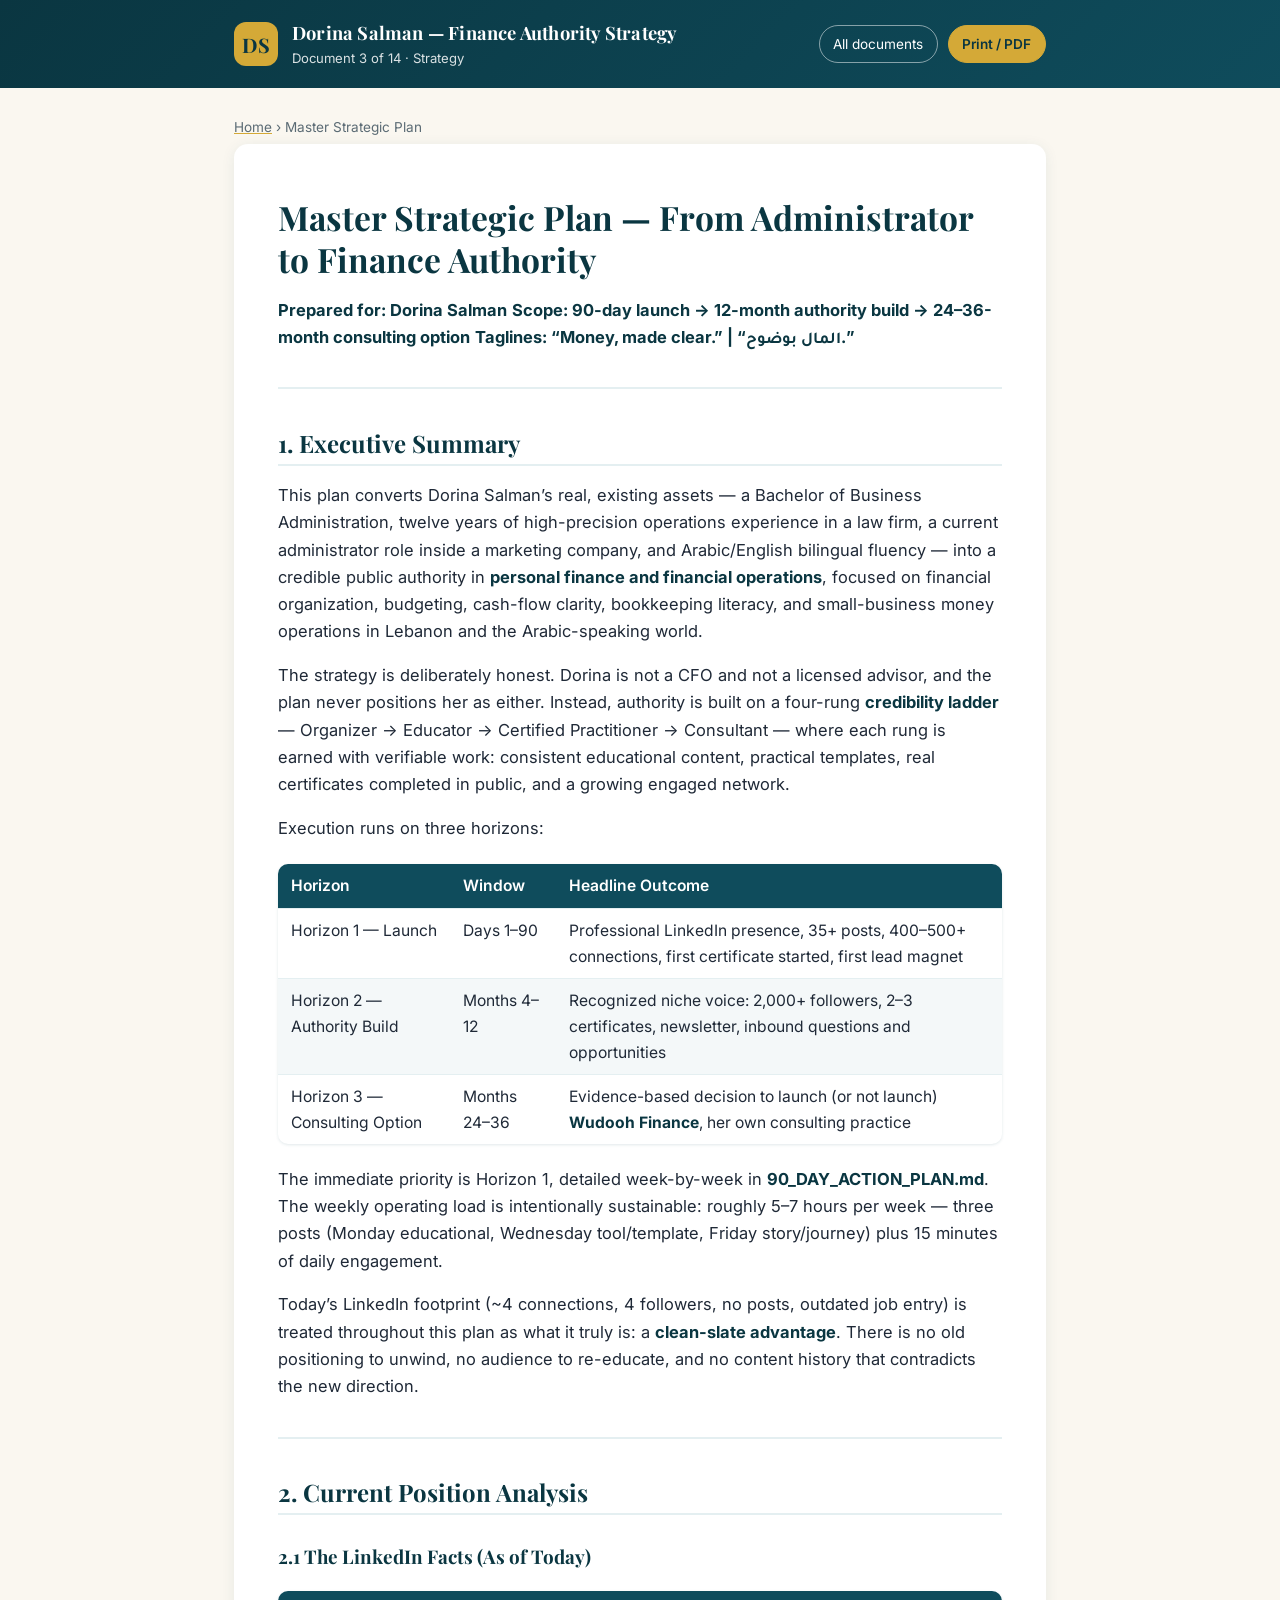
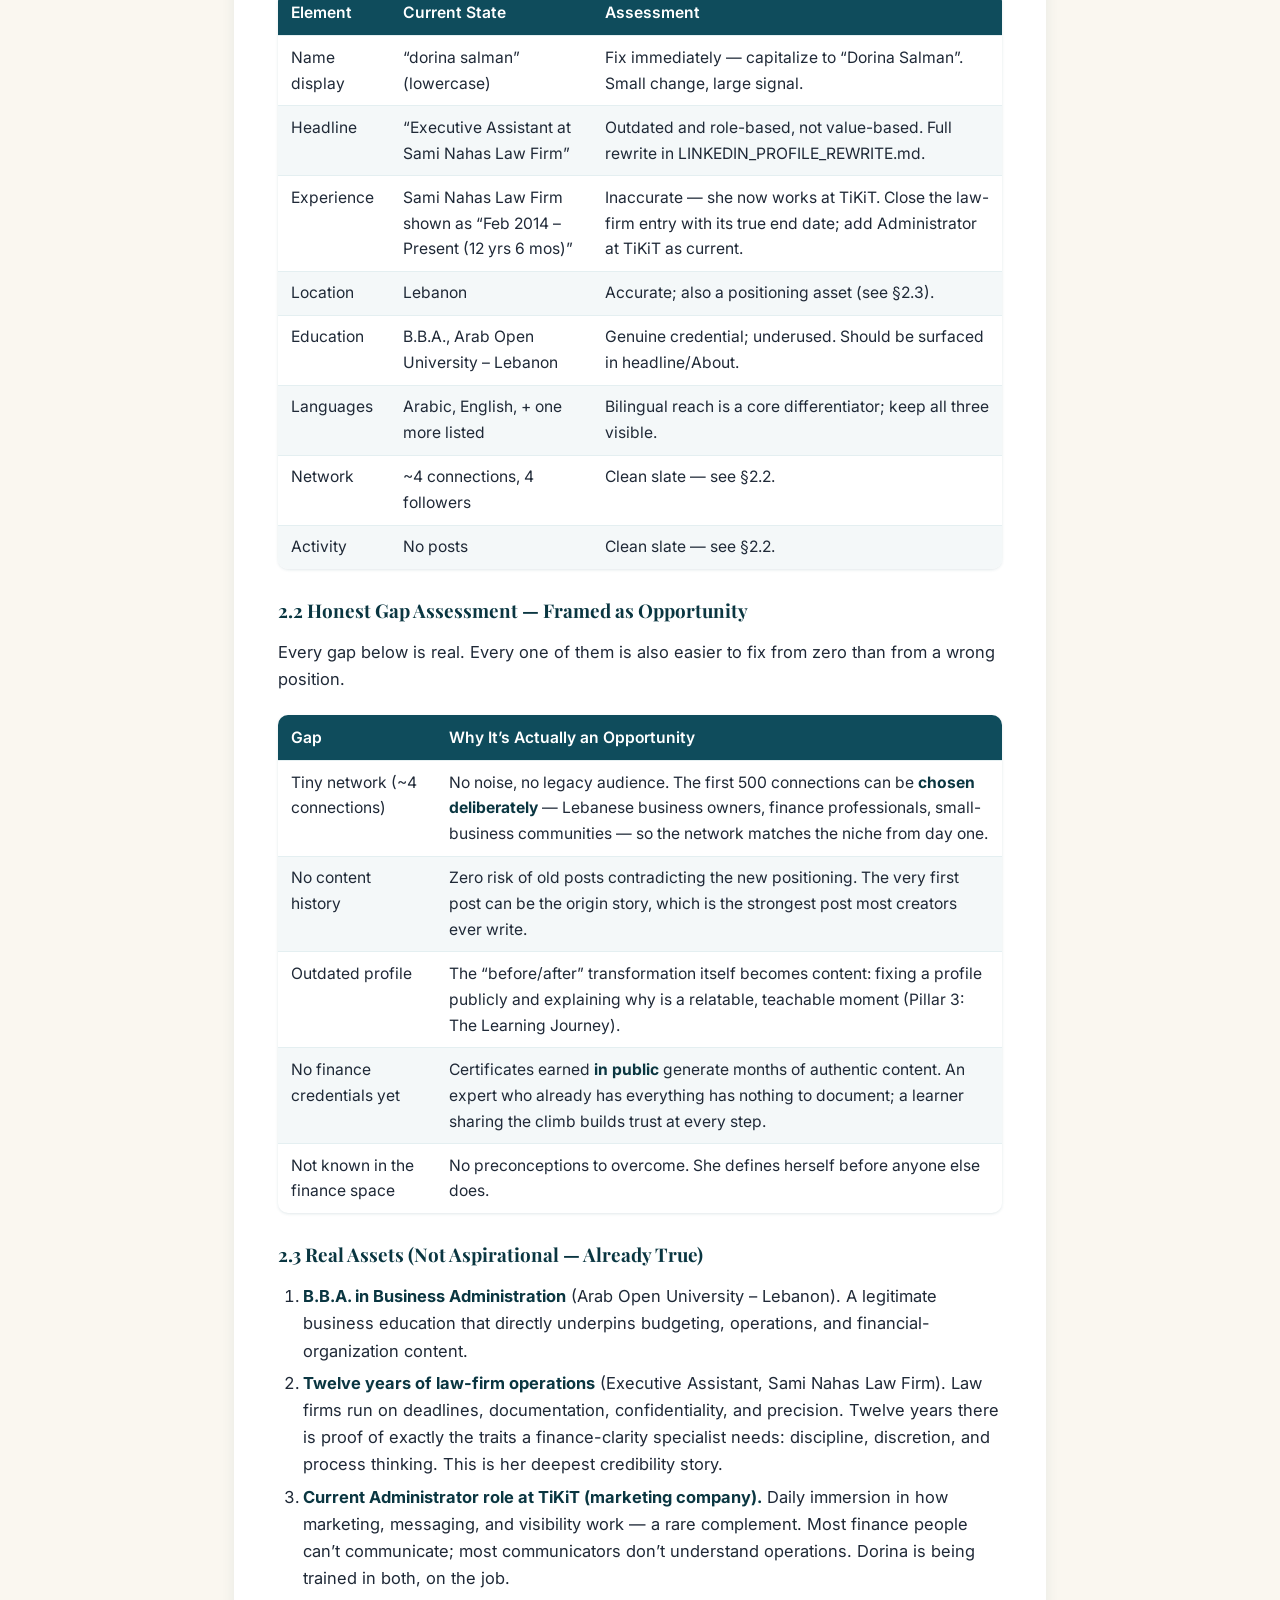
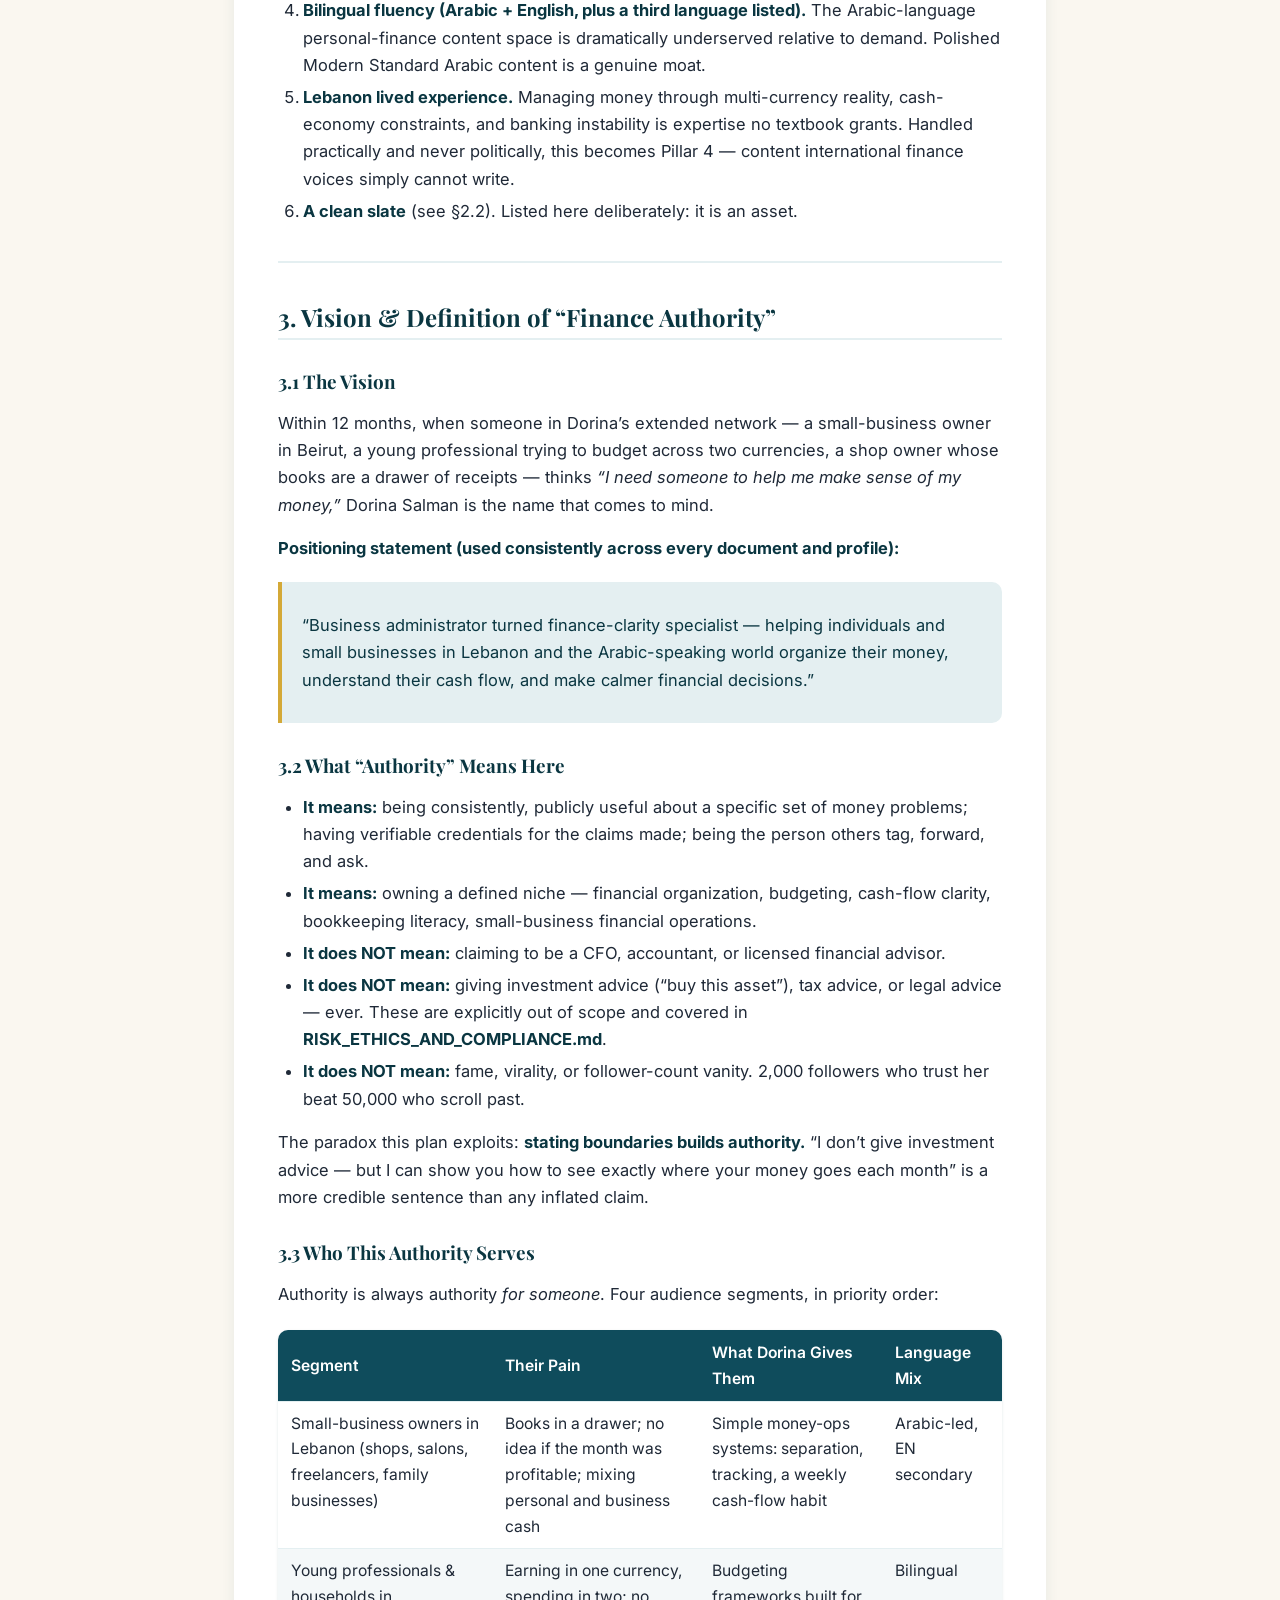
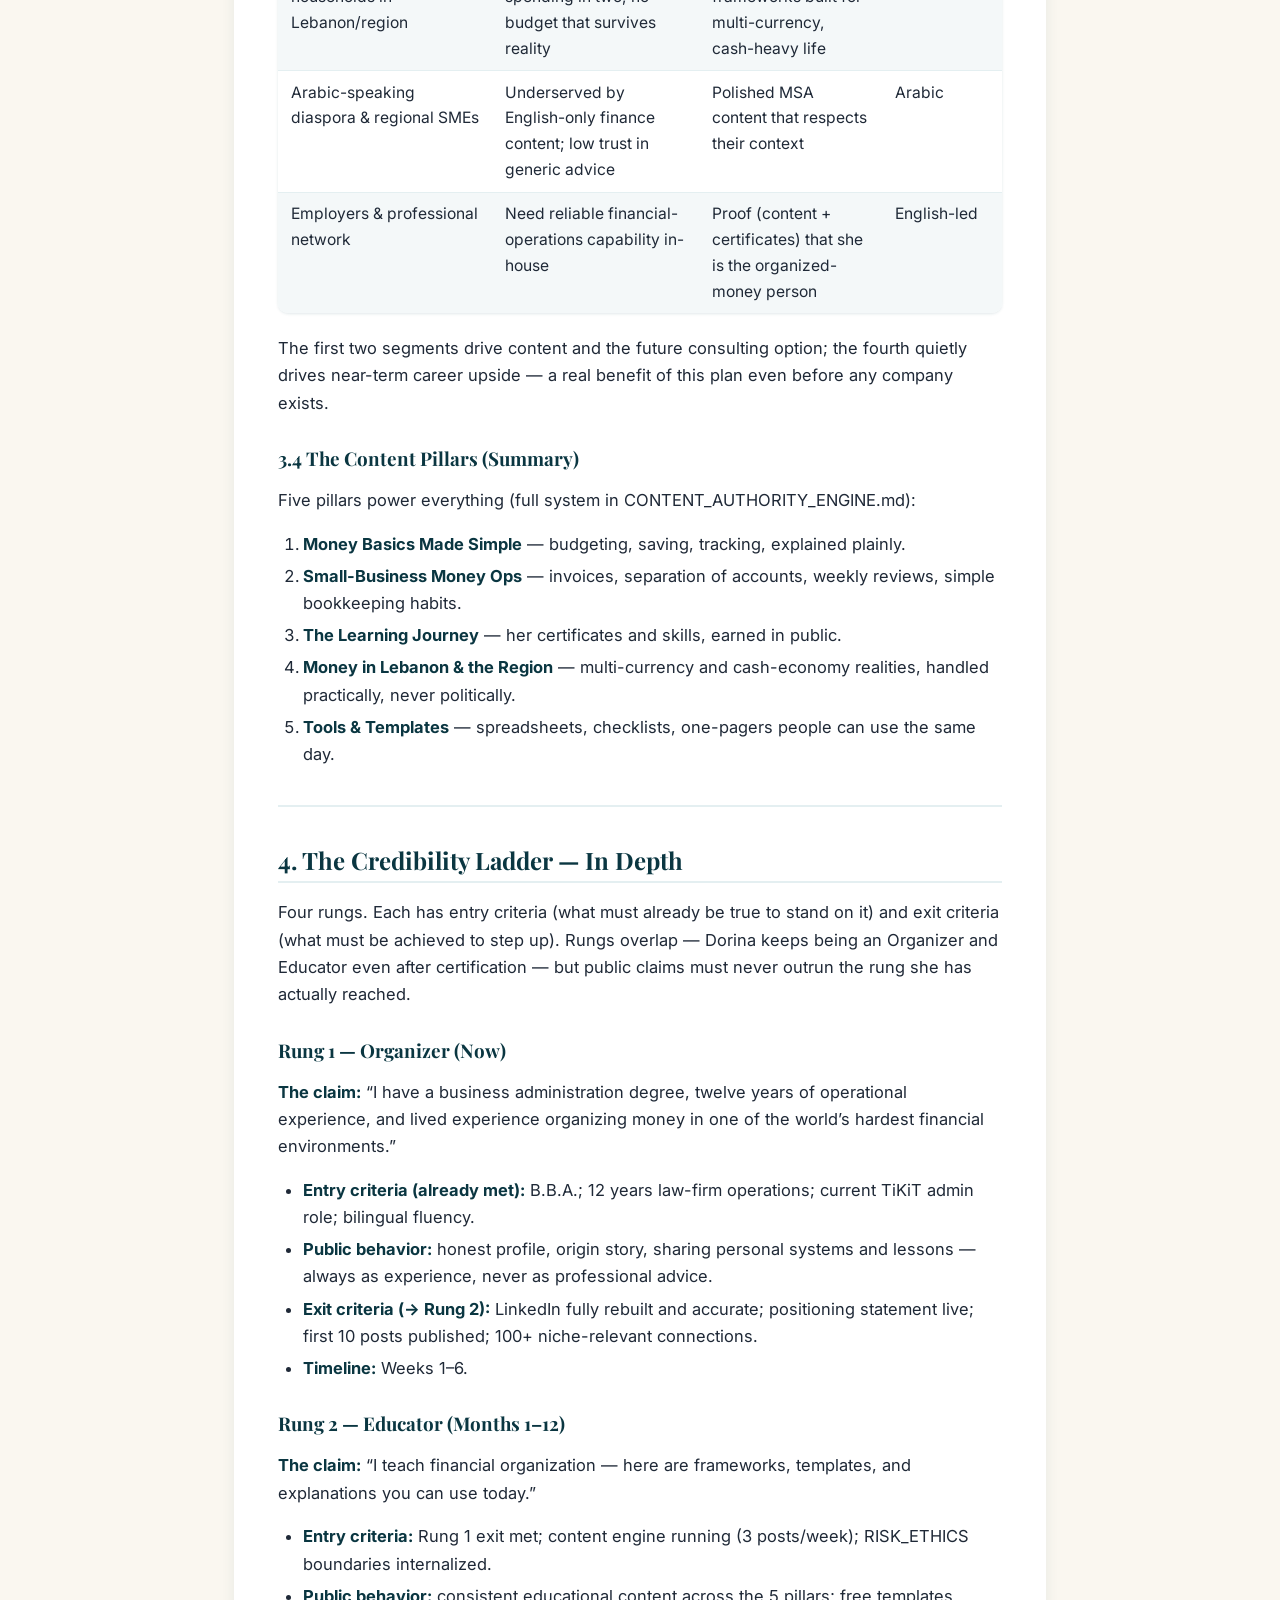
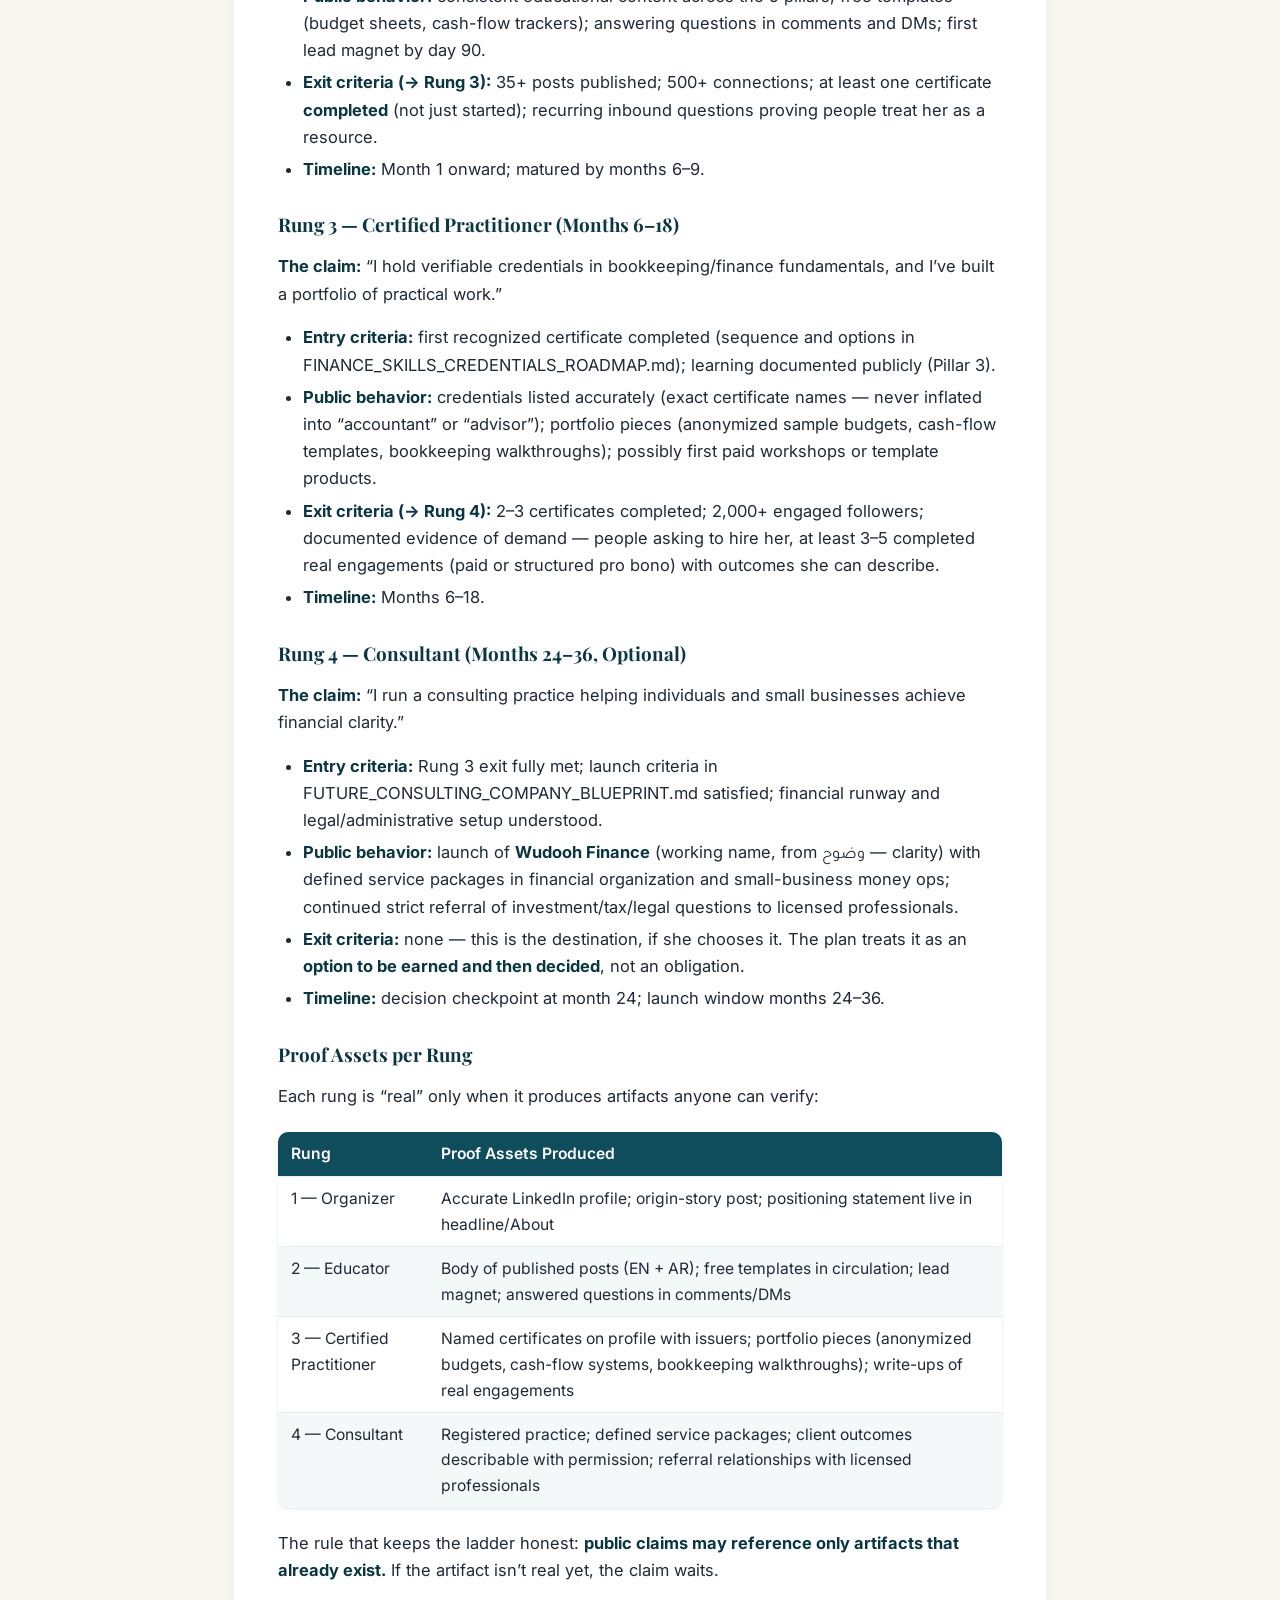
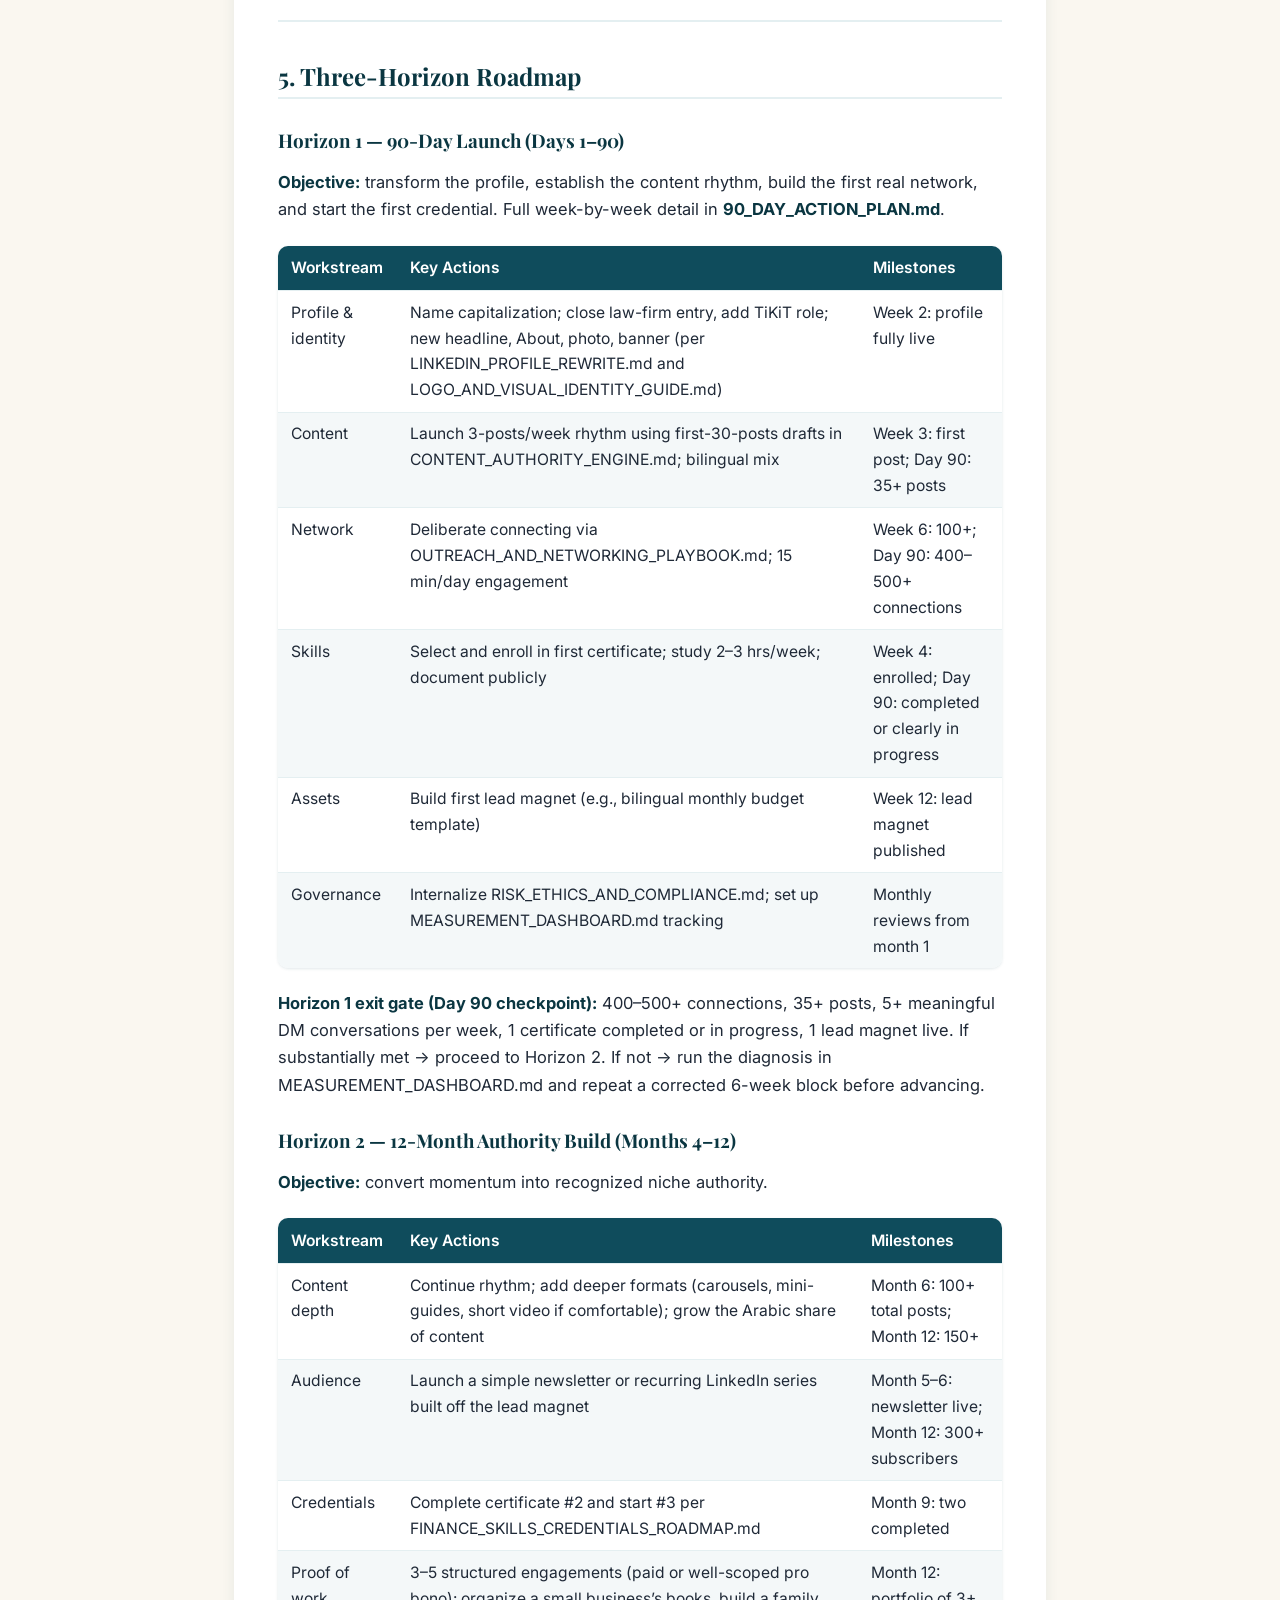
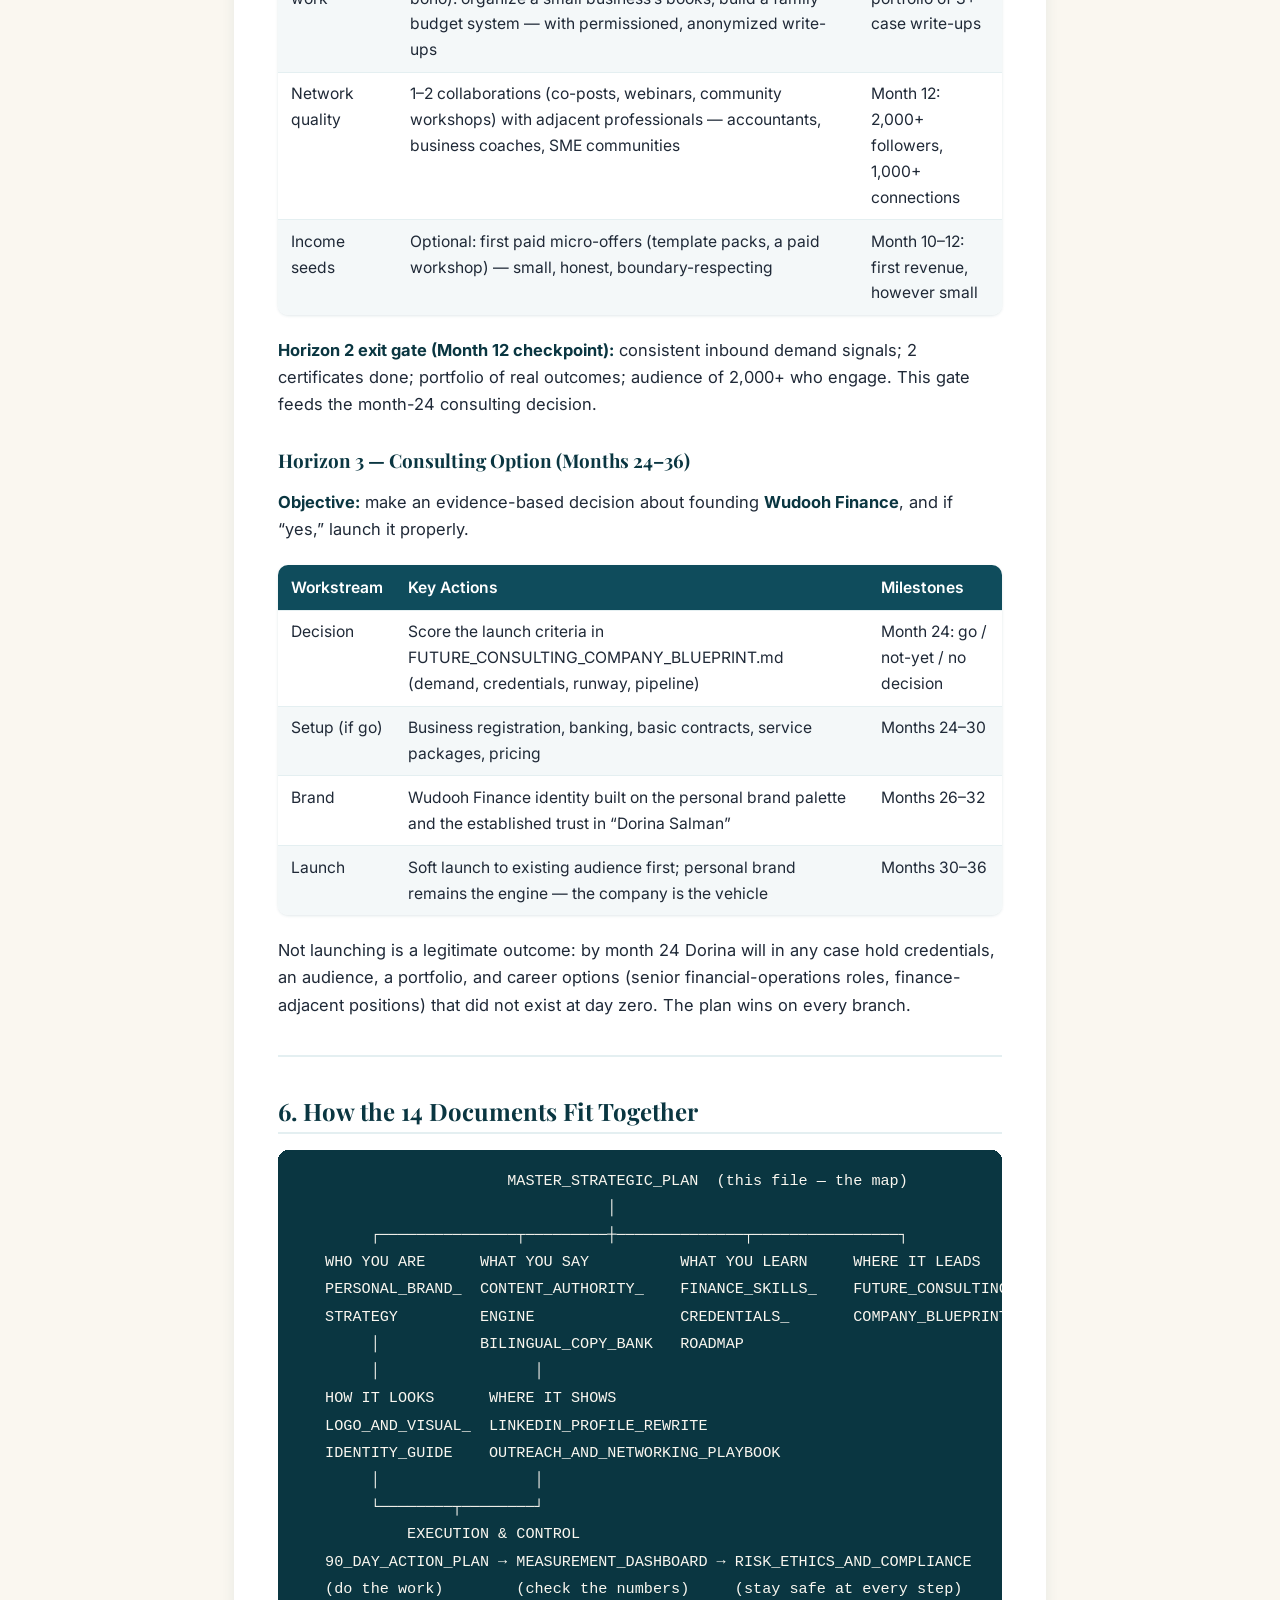
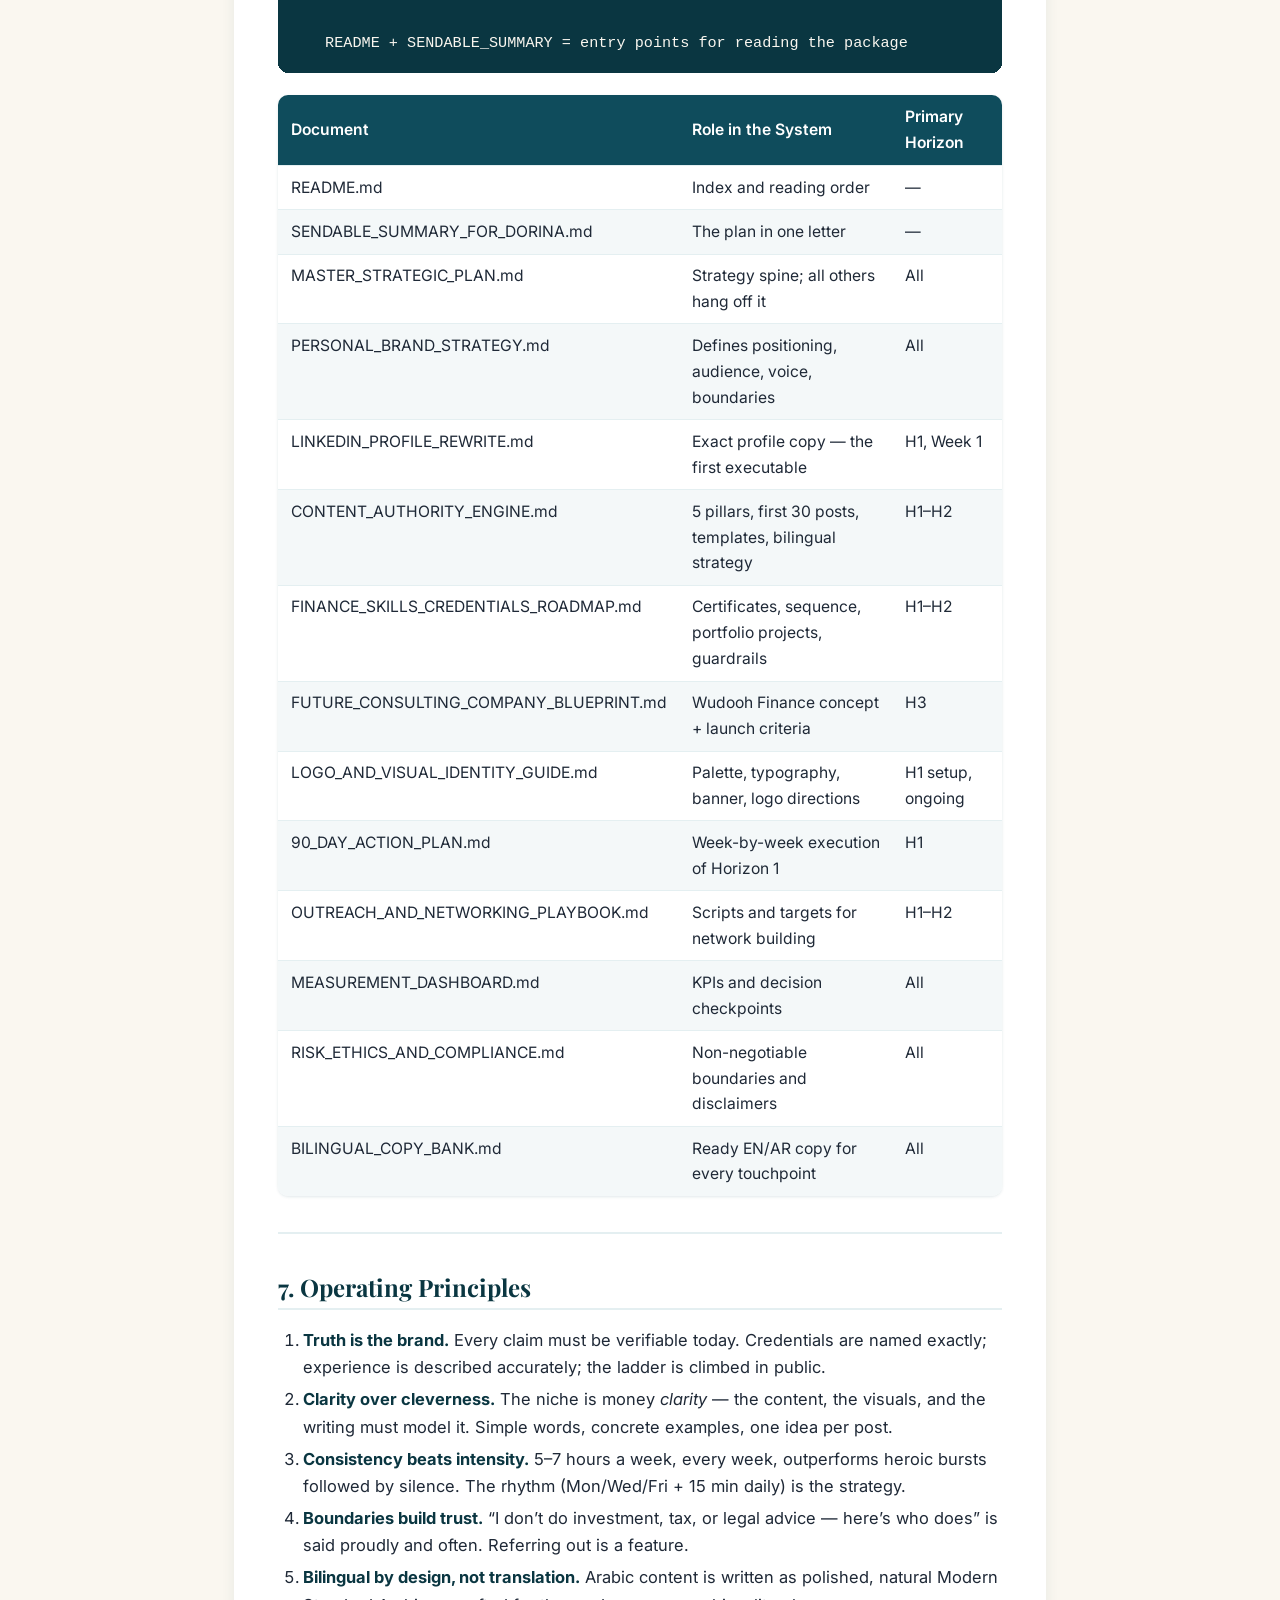
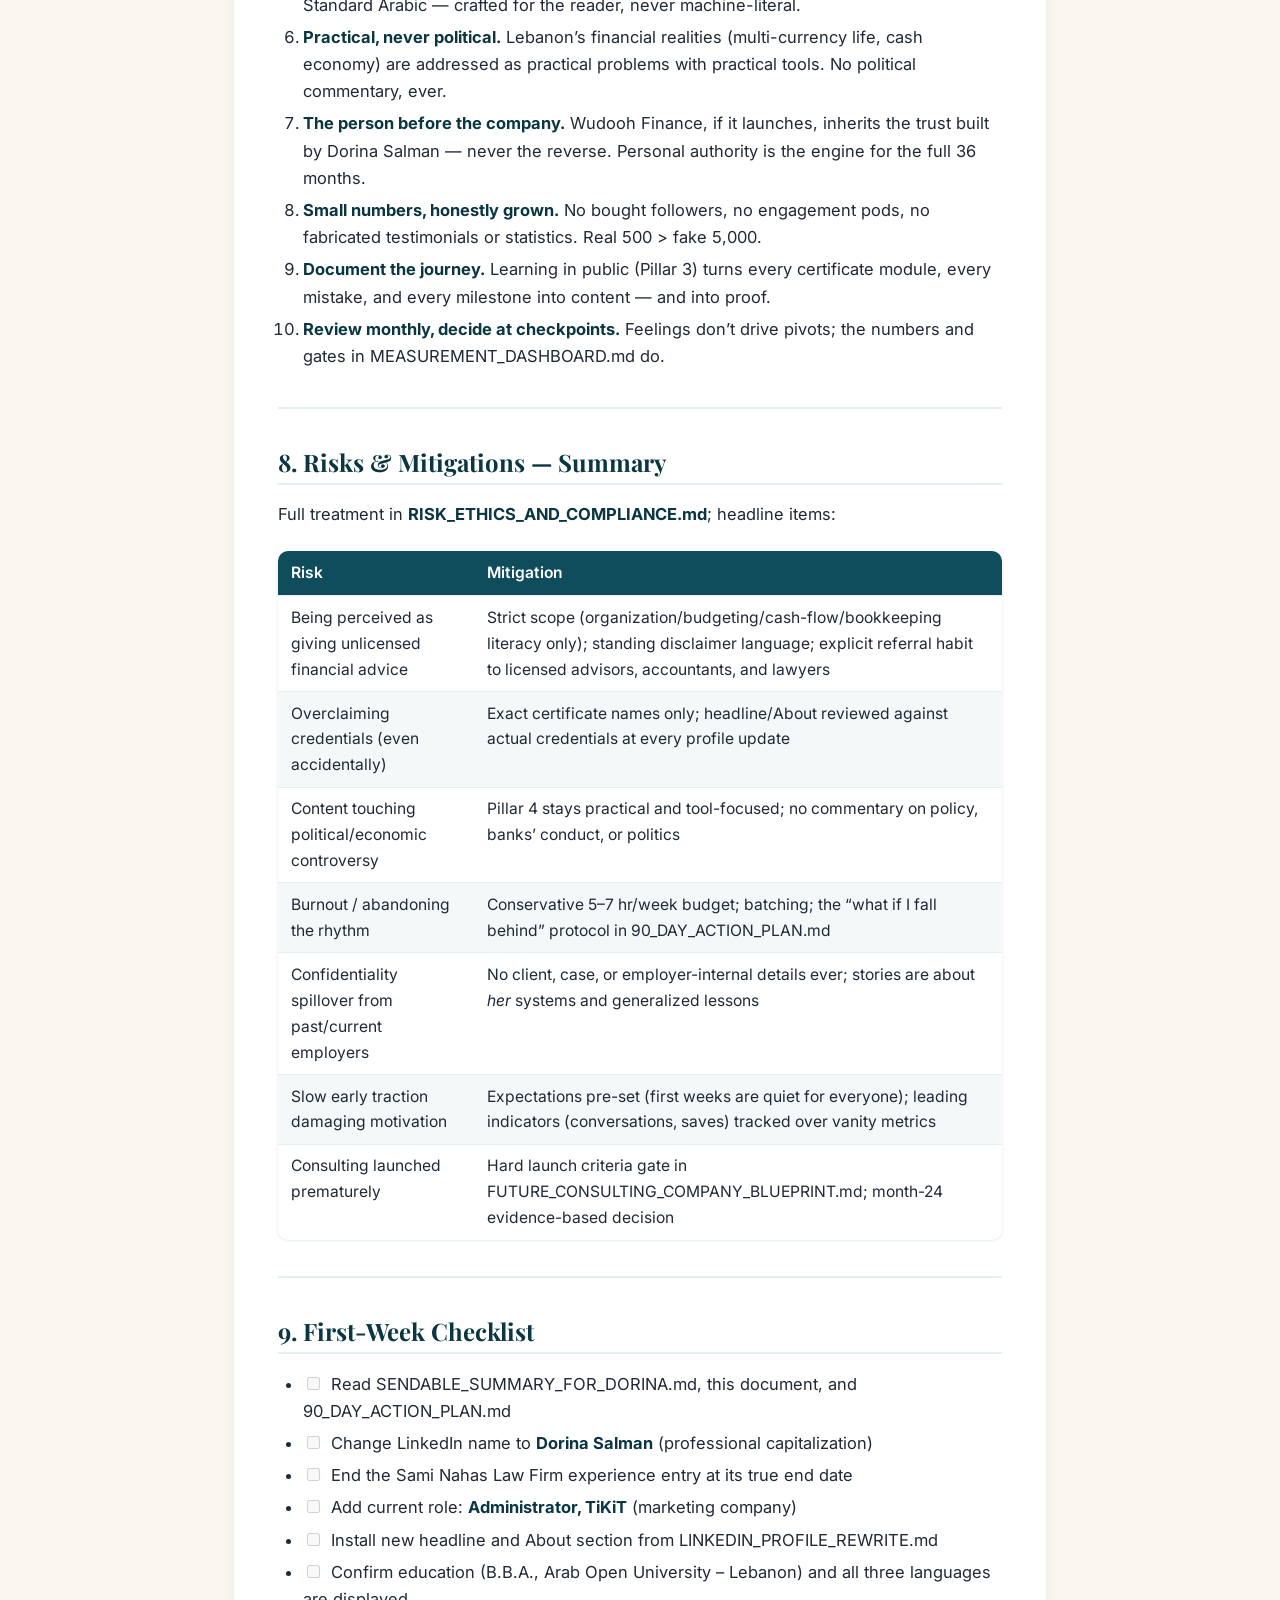
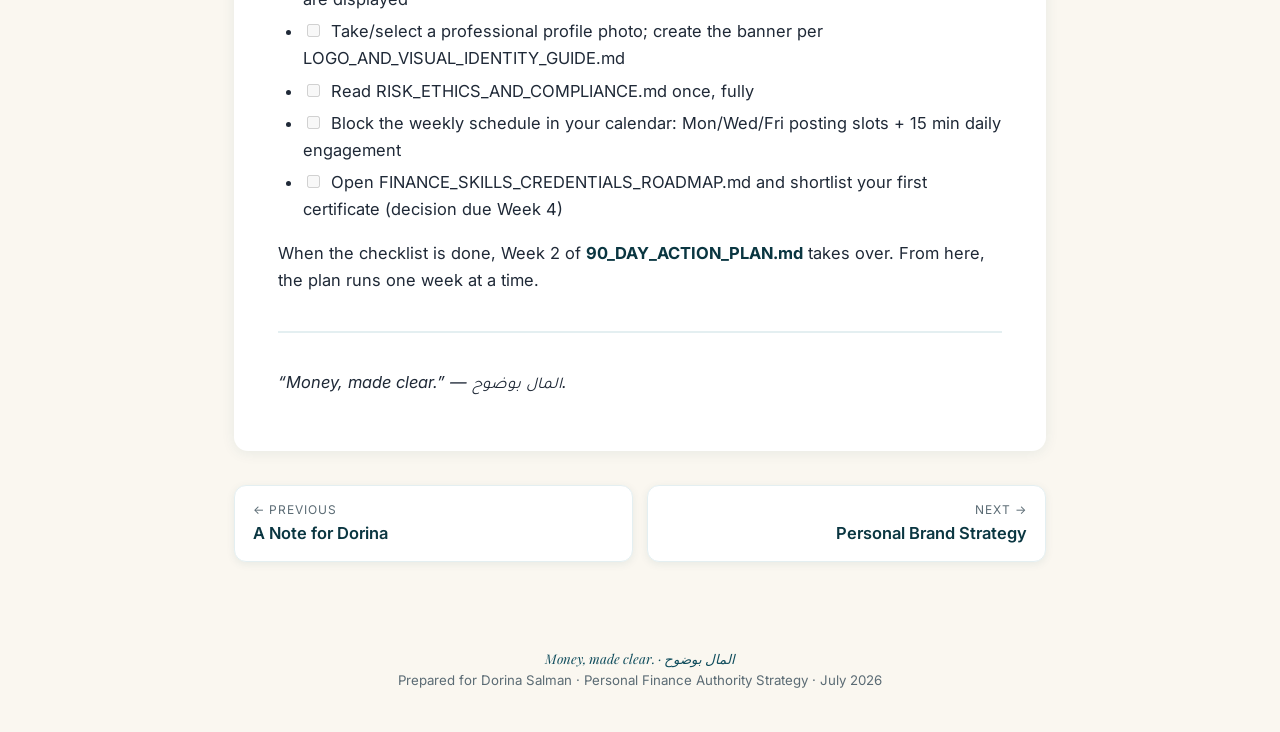
<file: master-plan.html>
<!DOCTYPE html>
<html lang="en">
<head>
<meta charset="utf-8">
<meta name="viewport" content="width=device-width, initial-scale=1">
<title>Master Strategic Plan — Dorina Salman Strategy</title>
<link rel="preconnect" href="https://fonts.googleapis.com">
<link href="https://fonts.googleapis.com/css2?family=Playfair+Display:ital,wght@0,600;0,700;1,600&family=Inter:wght@400;600&family=Tajawal:wght@400;500;700&display=swap" rel="stylesheet">
<link rel="stylesheet" href="assets/style.css">
</head>
<body>
<header class="site-head">
  <div class="head-inner">
    <div class="brandmark">DS</div>
    <div class="head-titles">
      <div class="t1">Dorina Salman — Finance Authority Strategy</div>
      <div class="t2">Document 3 of 14 · Strategy</div>
    </div>
    <div class="head-actions">
      <a class="btn" href="index.html">All documents</a>
      <button class="btn gold" onclick="window.print()">Print / PDF</button>
    </div>
  </div>
</header>
<main>
  <div class="crumbs"><a href="index.html">Home</a> › Master Strategic Plan</div>
  <article class="doc-card">
<h1>Master Strategic Plan — From Administrator to Finance Authority</h1>
<p><strong>Prepared for: Dorina Salman</strong>
<strong>Scope: 90-day launch → 12-month authority build → 24–36-month consulting option</strong>
<strong>Taglines: &ldquo;Money, made clear.&rdquo; | &ldquo;المال بوضوح.&rdquo;</strong></p>
<hr />
<h2>1. Executive Summary</h2>
<p>This plan converts Dorina Salman&rsquo;s real, existing assets — a Bachelor of Business Administration, twelve years of high-precision operations experience in a law firm, a current administrator role inside a marketing company, and Arabic/English bilingual fluency — into a credible public authority in <strong>personal finance and financial operations</strong>, focused on financial organization, budgeting, cash-flow clarity, bookkeeping literacy, and small-business money operations in Lebanon and the Arabic-speaking world.</p>
<p>The strategy is deliberately honest. Dorina is not a CFO and not a licensed advisor, and the plan never positions her as either. Instead, authority is built on a four-rung <strong>credibility ladder</strong> — Organizer → Educator → Certified Practitioner → Consultant — where each rung is earned with verifiable work: consistent educational content, practical templates, real certificates completed in public, and a growing engaged network.</p>
<p>Execution runs on three horizons:</p>
<table>
<thead>
<tr>
<th>Horizon</th>
<th>Window</th>
<th>Headline Outcome</th>
</tr>
</thead>
<tbody>
<tr>
<td>Horizon 1 — Launch</td>
<td>Days 1–90</td>
<td>Professional LinkedIn presence, 35+ posts, 400–500+ connections, first certificate started, first lead magnet</td>
</tr>
<tr>
<td>Horizon 2 — Authority Build</td>
<td>Months 4–12</td>
<td>Recognized niche voice: 2,000+ followers, 2–3 certificates, newsletter, inbound questions and opportunities</td>
</tr>
<tr>
<td>Horizon 3 — Consulting Option</td>
<td>Months 24–36</td>
<td>Evidence-based decision to launch (or not launch) <strong>Wudooh Finance</strong>, her own consulting practice</td>
</tr>
</tbody>
</table>
<p>The immediate priority is Horizon 1, detailed week-by-week in <strong>90_DAY_ACTION_PLAN.md</strong>. The weekly operating load is intentionally sustainable: roughly 5–7 hours per week — three posts (Monday educational, Wednesday tool/template, Friday story/journey) plus 15 minutes of daily engagement.</p>
<p>Today&rsquo;s LinkedIn footprint (~4 connections, 4 followers, no posts, outdated job entry) is treated throughout this plan as what it truly is: a <strong>clean-slate advantage</strong>. There is no old positioning to unwind, no audience to re-educate, and no content history that contradicts the new direction.</p>
<hr />
<h2>2. Current Position Analysis</h2>
<h3>2.1 The LinkedIn Facts (As of Today)</h3>
<table>
<thead>
<tr>
<th>Element</th>
<th>Current State</th>
<th>Assessment</th>
</tr>
</thead>
<tbody>
<tr>
<td>Name display</td>
<td>&ldquo;dorina salman&rdquo; (lowercase)</td>
<td>Fix immediately — capitalize to &ldquo;Dorina Salman&rdquo;. Small change, large signal.</td>
</tr>
<tr>
<td>Headline</td>
<td>&ldquo;Executive Assistant at Sami Nahas Law Firm&rdquo;</td>
<td>Outdated and role-based, not value-based. Full rewrite in LINKEDIN_PROFILE_REWRITE.md.</td>
</tr>
<tr>
<td>Experience</td>
<td>Sami Nahas Law Firm shown as &ldquo;Feb 2014 – Present (12 yrs 6 mos)&rdquo;</td>
<td>Inaccurate — she now works at TiKiT. Close the law-firm entry with its true end date; add Administrator at TiKiT as current.</td>
</tr>
<tr>
<td>Location</td>
<td>Lebanon</td>
<td>Accurate; also a positioning asset (see §2.3).</td>
</tr>
<tr>
<td>Education</td>
<td>B.B.A., Arab Open University – Lebanon</td>
<td>Genuine credential; underused. Should be surfaced in headline/About.</td>
</tr>
<tr>
<td>Languages</td>
<td>Arabic, English, + one more listed</td>
<td>Bilingual reach is a core differentiator; keep all three visible.</td>
</tr>
<tr>
<td>Network</td>
<td>~4 connections, 4 followers</td>
<td>Clean slate — see §2.2.</td>
</tr>
<tr>
<td>Activity</td>
<td>No posts</td>
<td>Clean slate — see §2.2.</td>
</tr>
</tbody>
</table>
<h3>2.2 Honest Gap Assessment — Framed as Opportunity</h3>
<p>Every gap below is real. Every one of them is also easier to fix from zero than from a wrong position.</p>
<table>
<thead>
<tr>
<th>Gap</th>
<th>Why It&rsquo;s Actually an Opportunity</th>
</tr>
</thead>
<tbody>
<tr>
<td>Tiny network (~4 connections)</td>
<td>No noise, no legacy audience. The first 500 connections can be <strong>chosen deliberately</strong> — Lebanese business owners, finance professionals, small-business communities — so the network matches the niche from day one.</td>
</tr>
<tr>
<td>No content history</td>
<td>Zero risk of old posts contradicting the new positioning. The very first post can be the origin story, which is the strongest post most creators ever write.</td>
</tr>
<tr>
<td>Outdated profile</td>
<td>The &ldquo;before/after&rdquo; transformation itself becomes content: fixing a profile publicly and explaining why is a relatable, teachable moment (Pillar 3: The Learning Journey).</td>
</tr>
<tr>
<td>No finance credentials yet</td>
<td>Certificates earned <strong>in public</strong> generate months of authentic content. An expert who already has everything has nothing to document; a learner sharing the climb builds trust at every step.</td>
</tr>
<tr>
<td>Not known in the finance space</td>
<td>No preconceptions to overcome. She defines herself before anyone else does.</td>
</tr>
</tbody>
</table>
<h3>2.3 Real Assets (Not Aspirational — Already True)</h3>
<ol>
<li><strong>B.B.A. in Business Administration</strong> (Arab Open University – Lebanon). A legitimate business education that directly underpins budgeting, operations, and financial-organization content.</li>
<li><strong>Twelve years of law-firm operations</strong> (Executive Assistant, Sami Nahas Law Firm). Law firms run on deadlines, documentation, confidentiality, and precision. Twelve years there is proof of exactly the traits a finance-clarity specialist needs: discipline, discretion, and process thinking. This is her deepest credibility story.</li>
<li><strong>Current Administrator role at TiKiT (marketing company).</strong> Daily immersion in how marketing, messaging, and visibility work — a rare complement. Most finance people can&rsquo;t communicate; most communicators don&rsquo;t understand operations. Dorina is being trained in both, on the job.</li>
<li><strong>Bilingual fluency (Arabic + English, plus a third language listed).</strong> The Arabic-language personal-finance content space is dramatically underserved relative to demand. Polished Modern Standard Arabic content is a genuine moat.</li>
<li><strong>Lebanon lived experience.</strong> Managing money through multi-currency reality, cash-economy constraints, and banking instability is expertise no textbook grants. Handled practically and never politically, this becomes Pillar 4 — content international finance voices simply cannot write.</li>
<li><strong>A clean slate</strong> (see §2.2). Listed here deliberately: it is an asset.</li>
</ol>
<hr />
<h2>3. Vision &amp; Definition of &ldquo;Finance Authority&rdquo;</h2>
<h3>3.1 The Vision</h3>
<p>Within 12 months, when someone in Dorina&rsquo;s extended network — a small-business owner in Beirut, a young professional trying to budget across two currencies, a shop owner whose books are a drawer of receipts — thinks <em>&ldquo;I need someone to help me make sense of my money,&rdquo;</em> Dorina Salman is the name that comes to mind.</p>
<p><strong>Positioning statement (used consistently across every document and profile):</strong></p>
<blockquote>
<p>&ldquo;Business administrator turned finance-clarity specialist — helping individuals and small businesses in Lebanon and the Arabic-speaking world organize their money, understand their cash flow, and make calmer financial decisions.&rdquo;</p>
</blockquote>
<h3>3.2 What &ldquo;Authority&rdquo; Means Here</h3>
<ul>
<li><strong>It means:</strong> being consistently, publicly useful about a specific set of money problems; having verifiable credentials for the claims made; being the person others tag, forward, and ask.</li>
<li><strong>It means:</strong> owning a defined niche — financial organization, budgeting, cash-flow clarity, bookkeeping literacy, small-business financial operations.</li>
<li><strong>It does NOT mean:</strong> claiming to be a CFO, accountant, or licensed financial advisor.</li>
<li><strong>It does NOT mean:</strong> giving investment advice (&ldquo;buy this asset&rdquo;), tax advice, or legal advice — ever. These are explicitly out of scope and covered in <strong>RISK_ETHICS_AND_COMPLIANCE.md</strong>.</li>
<li><strong>It does NOT mean:</strong> fame, virality, or follower-count vanity. 2,000 followers who trust her beat 50,000 who scroll past.</li>
</ul>
<p>The paradox this plan exploits: <strong>stating boundaries builds authority.</strong> &ldquo;I don&rsquo;t give investment advice — but I can show you how to see exactly where your money goes each month&rdquo; is a more credible sentence than any inflated claim.</p>
<h3>3.3 Who This Authority Serves</h3>
<p>Authority is always authority <em>for someone</em>. Four audience segments, in priority order:</p>
<table>
<thead>
<tr>
<th>Segment</th>
<th>Their Pain</th>
<th>What Dorina Gives Them</th>
<th>Language Mix</th>
</tr>
</thead>
<tbody>
<tr>
<td>Small-business owners in Lebanon (shops, salons, freelancers, family businesses)</td>
<td>Books in a drawer; no idea if the month was profitable; mixing personal and business cash</td>
<td>Simple money-ops systems: separation, tracking, a weekly cash-flow habit</td>
<td>Arabic-led, EN secondary</td>
</tr>
<tr>
<td>Young professionals &amp; households in Lebanon/region</td>
<td>Earning in one currency, spending in two; no budget that survives reality</td>
<td>Budgeting frameworks built for multi-currency, cash-heavy life</td>
<td>Bilingual</td>
</tr>
<tr>
<td>Arabic-speaking diaspora &amp; regional SMEs</td>
<td>Underserved by English-only finance content; low trust in generic advice</td>
<td>Polished MSA content that respects their context</td>
<td>Arabic</td>
</tr>
<tr>
<td>Employers &amp; professional network</td>
<td>Need reliable financial-operations capability in-house</td>
<td>Proof (content + certificates) that she is the organized-money person</td>
<td>English-led</td>
</tr>
</tbody>
</table>
<p>The first two segments drive content and the future consulting option; the fourth quietly drives near-term career upside — a real benefit of this plan even before any company exists.</p>
<h3>3.4 The Content Pillars (Summary)</h3>
<p>Five pillars power everything (full system in CONTENT_AUTHORITY_ENGINE.md):</p>
<ol>
<li><strong>Money Basics Made Simple</strong> — budgeting, saving, tracking, explained plainly.</li>
<li><strong>Small-Business Money Ops</strong> — invoices, separation of accounts, weekly reviews, simple bookkeeping habits.</li>
<li><strong>The Learning Journey</strong> — her certificates and skills, earned in public.</li>
<li><strong>Money in Lebanon &amp; the Region</strong> — multi-currency and cash-economy realities, handled practically, never politically.</li>
<li><strong>Tools &amp; Templates</strong> — spreadsheets, checklists, one-pagers people can use the same day.</li>
</ol>
<hr />
<h2>4. The Credibility Ladder — In Depth</h2>
<p>Four rungs. Each has entry criteria (what must already be true to stand on it) and exit criteria (what must be achieved to step up). Rungs overlap — Dorina keeps being an Organizer and Educator even after certification — but public claims must never outrun the rung she has actually reached.</p>
<h3>Rung 1 — Organizer (Now)</h3>
<p><strong>The claim:</strong> &ldquo;I have a business administration degree, twelve years of operational experience, and lived experience organizing money in one of the world&rsquo;s hardest financial environments.&rdquo;</p>
<ul>
<li><strong>Entry criteria (already met):</strong> B.B.A.; 12 years law-firm operations; current TiKiT admin role; bilingual fluency.</li>
<li><strong>Public behavior:</strong> honest profile, origin story, sharing personal systems and lessons — always as experience, never as professional advice.</li>
<li><strong>Exit criteria (→ Rung 2):</strong> LinkedIn fully rebuilt and accurate; positioning statement live; first 10 posts published; 100+ niche-relevant connections.</li>
<li><strong>Timeline:</strong> Weeks 1–6.</li>
</ul>
<h3>Rung 2 — Educator (Months 1–12)</h3>
<p><strong>The claim:</strong> &ldquo;I teach financial organization — here are frameworks, templates, and explanations you can use today.&rdquo;</p>
<ul>
<li><strong>Entry criteria:</strong> Rung 1 exit met; content engine running (3 posts/week); RISK_ETHICS boundaries internalized.</li>
<li><strong>Public behavior:</strong> consistent educational content across the 5 pillars; free templates (budget sheets, cash-flow trackers); answering questions in comments and DMs; first lead magnet by day 90.</li>
<li><strong>Exit criteria (→ Rung 3):</strong> 35+ posts published; 500+ connections; at least one certificate <strong>completed</strong> (not just started); recurring inbound questions proving people treat her as a resource.</li>
<li><strong>Timeline:</strong> Month 1 onward; matured by months 6–9.</li>
</ul>
<h3>Rung 3 — Certified Practitioner (Months 6–18)</h3>
<p><strong>The claim:</strong> &ldquo;I hold verifiable credentials in bookkeeping/finance fundamentals, and I&rsquo;ve built a portfolio of practical work.&rdquo;</p>
<ul>
<li><strong>Entry criteria:</strong> first recognized certificate completed (sequence and options in FINANCE_SKILLS_CREDENTIALS_ROADMAP.md); learning documented publicly (Pillar 3).</li>
<li><strong>Public behavior:</strong> credentials listed accurately (exact certificate names — never inflated into &ldquo;accountant&rdquo; or &ldquo;advisor&rdquo;); portfolio pieces (anonymized sample budgets, cash-flow templates, bookkeeping walkthroughs); possibly first paid workshops or template products.</li>
<li><strong>Exit criteria (→ Rung 4):</strong> 2–3 certificates completed; 2,000+ engaged followers; documented evidence of demand — people asking to hire her, at least 3–5 completed real engagements (paid or structured pro bono) with outcomes she can describe.</li>
<li><strong>Timeline:</strong> Months 6–18.</li>
</ul>
<h3>Rung 4 — Consultant (Months 24–36, Optional)</h3>
<p><strong>The claim:</strong> &ldquo;I run a consulting practice helping individuals and small businesses achieve financial clarity.&rdquo;</p>
<ul>
<li><strong>Entry criteria:</strong> Rung 3 exit fully met; launch criteria in FUTURE_CONSULTING_COMPANY_BLUEPRINT.md satisfied; financial runway and legal/administrative setup understood.</li>
<li><strong>Public behavior:</strong> launch of <strong>Wudooh Finance</strong> (working name, from وضوح — clarity) with defined service packages in financial organization and small-business money ops; continued strict referral of investment/tax/legal questions to licensed professionals.</li>
<li><strong>Exit criteria:</strong> none — this is the destination, if she chooses it. The plan treats it as an <strong>option to be earned and then decided</strong>, not an obligation.</li>
<li><strong>Timeline:</strong> decision checkpoint at month 24; launch window months 24–36.</li>
</ul>
<h3>Proof Assets per Rung</h3>
<p>Each rung is &ldquo;real&rdquo; only when it produces artifacts anyone can verify:</p>
<table>
<thead>
<tr>
<th>Rung</th>
<th>Proof Assets Produced</th>
</tr>
</thead>
<tbody>
<tr>
<td>1 — Organizer</td>
<td>Accurate LinkedIn profile; origin-story post; positioning statement live in headline/About</td>
</tr>
<tr>
<td>2 — Educator</td>
<td>Body of published posts (EN + AR); free templates in circulation; lead magnet; answered questions in comments/DMs</td>
</tr>
<tr>
<td>3 — Certified Practitioner</td>
<td>Named certificates on profile with issuers; portfolio pieces (anonymized budgets, cash-flow systems, bookkeeping walkthroughs); write-ups of real engagements</td>
</tr>
<tr>
<td>4 — Consultant</td>
<td>Registered practice; defined service packages; client outcomes describable with permission; referral relationships with licensed professionals</td>
</tr>
</tbody>
</table>
<p>The rule that keeps the ladder honest: <strong>public claims may reference only artifacts that already exist.</strong> If the artifact isn&rsquo;t real yet, the claim waits.</p>
<hr />
<h2>5. Three-Horizon Roadmap</h2>
<h3>Horizon 1 — 90-Day Launch (Days 1–90)</h3>
<p><strong>Objective:</strong> transform the profile, establish the content rhythm, build the first real network, and start the first credential. Full week-by-week detail in <strong>90_DAY_ACTION_PLAN.md</strong>.</p>
<table>
<thead>
<tr>
<th>Workstream</th>
<th>Key Actions</th>
<th>Milestones</th>
</tr>
</thead>
<tbody>
<tr>
<td>Profile &amp; identity</td>
<td>Name capitalization; close law-firm entry, add TiKiT role; new headline, About, photo, banner (per LINKEDIN_PROFILE_REWRITE.md and LOGO_AND_VISUAL_IDENTITY_GUIDE.md)</td>
<td>Week 2: profile fully live</td>
</tr>
<tr>
<td>Content</td>
<td>Launch 3-posts/week rhythm using first-30-posts drafts in CONTENT_AUTHORITY_ENGINE.md; bilingual mix</td>
<td>Week 3: first post; Day 90: 35+ posts</td>
</tr>
<tr>
<td>Network</td>
<td>Deliberate connecting via OUTREACH_AND_NETWORKING_PLAYBOOK.md; 15 min/day engagement</td>
<td>Week 6: 100+; Day 90: 400–500+ connections</td>
</tr>
<tr>
<td>Skills</td>
<td>Select and enroll in first certificate; study 2–3 hrs/week; document publicly</td>
<td>Week 4: enrolled; Day 90: completed or clearly in progress</td>
</tr>
<tr>
<td>Assets</td>
<td>Build first lead magnet (e.g., bilingual monthly budget template)</td>
<td>Week 12: lead magnet published</td>
</tr>
<tr>
<td>Governance</td>
<td>Internalize RISK_ETHICS_AND_COMPLIANCE.md; set up MEASUREMENT_DASHBOARD.md tracking</td>
<td>Monthly reviews from month 1</td>
</tr>
</tbody>
</table>
<p><strong>Horizon 1 exit gate (Day 90 checkpoint):</strong> 400–500+ connections, 35+ posts, 5+ meaningful DM conversations per week, 1 certificate completed or in progress, 1 lead magnet live. If substantially met → proceed to Horizon 2. If not → run the diagnosis in MEASUREMENT_DASHBOARD.md and repeat a corrected 6-week block before advancing.</p>
<h3>Horizon 2 — 12-Month Authority Build (Months 4–12)</h3>
<p><strong>Objective:</strong> convert momentum into recognized niche authority.</p>
<table>
<thead>
<tr>
<th>Workstream</th>
<th>Key Actions</th>
<th>Milestones</th>
</tr>
</thead>
<tbody>
<tr>
<td>Content depth</td>
<td>Continue rhythm; add deeper formats (carousels, mini-guides, short video if comfortable); grow the Arabic share of content</td>
<td>Month 6: 100+ total posts; Month 12: 150+</td>
</tr>
<tr>
<td>Audience</td>
<td>Launch a simple newsletter or recurring LinkedIn series built off the lead magnet</td>
<td>Month 5–6: newsletter live; Month 12: 300+ subscribers</td>
</tr>
<tr>
<td>Credentials</td>
<td>Complete certificate #2 and start #3 per FINANCE_SKILLS_CREDENTIALS_ROADMAP.md</td>
<td>Month 9: two completed</td>
</tr>
<tr>
<td>Proof of work</td>
<td>3–5 structured engagements (paid or well-scoped pro bono): organize a small business&rsquo;s books, build a family budget system — with permissioned, anonymized write-ups</td>
<td>Month 12: portfolio of 3+ case write-ups</td>
</tr>
<tr>
<td>Network quality</td>
<td>1–2 collaborations (co-posts, webinars, community workshops) with adjacent professionals — accountants, business coaches, SME communities</td>
<td>Month 12: 2,000+ followers, 1,000+ connections</td>
</tr>
<tr>
<td>Income seeds</td>
<td>Optional: first paid micro-offers (template packs, a paid workshop) — small, honest, boundary-respecting</td>
<td>Month 10–12: first revenue, however small</td>
</tr>
</tbody>
</table>
<p><strong>Horizon 2 exit gate (Month 12 checkpoint):</strong> consistent inbound demand signals; 2 certificates done; portfolio of real outcomes; audience of 2,000+ who engage. This gate feeds the month-24 consulting decision.</p>
<h3>Horizon 3 — Consulting Option (Months 24–36)</h3>
<p><strong>Objective:</strong> make an evidence-based decision about founding <strong>Wudooh Finance</strong>, and if &ldquo;yes,&rdquo; launch it properly.</p>
<table>
<thead>
<tr>
<th>Workstream</th>
<th>Key Actions</th>
<th>Milestones</th>
</tr>
</thead>
<tbody>
<tr>
<td>Decision</td>
<td>Score the launch criteria in FUTURE_CONSULTING_COMPANY_BLUEPRINT.md (demand, credentials, runway, pipeline)</td>
<td>Month 24: go / not-yet / no decision</td>
</tr>
<tr>
<td>Setup (if go)</td>
<td>Business registration, banking, basic contracts, service packages, pricing</td>
<td>Months 24–30</td>
</tr>
<tr>
<td>Brand</td>
<td>Wudooh Finance identity built on the personal brand palette and the established trust in &ldquo;Dorina Salman&rdquo;</td>
<td>Months 26–32</td>
</tr>
<tr>
<td>Launch</td>
<td>Soft launch to existing audience first; personal brand remains the engine — the company is the vehicle</td>
<td>Months 30–36</td>
</tr>
</tbody>
</table>
<p>Not launching is a legitimate outcome: by month 24 Dorina will in any case hold credentials, an audience, a portfolio, and career options (senior financial-operations roles, finance-adjacent positions) that did not exist at day zero. The plan wins on every branch.</p>
<hr />
<h2>6. How the 14 Documents Fit Together</h2>
<pre><code>                       MASTER_STRATEGIC_PLAN  (this file — the map)
                                  │
        ┌───────────────┬─────────┼──────────────┬────────────────┐
   WHO YOU ARE      WHAT YOU SAY          WHAT YOU LEARN     WHERE IT LEADS
   PERSONAL_BRAND_  CONTENT_AUTHORITY_    FINANCE_SKILLS_    FUTURE_CONSULTING_
   STRATEGY         ENGINE                CREDENTIALS_       COMPANY_BLUEPRINT
        │           BILINGUAL_COPY_BANK   ROADMAP
        │                 │
   HOW IT LOOKS      WHERE IT SHOWS
   LOGO_AND_VISUAL_  LINKEDIN_PROFILE_REWRITE
   IDENTITY_GUIDE    OUTREACH_AND_NETWORKING_PLAYBOOK
        │                 │
        └────────┬────────┘
            EXECUTION &amp; CONTROL
   90_DAY_ACTION_PLAN → MEASUREMENT_DASHBOARD → RISK_ETHICS_AND_COMPLIANCE
   (do the work)        (check the numbers)     (stay safe at every step)

   README + SENDABLE_SUMMARY = entry points for reading the package
</code></pre>
<table>
<thead>
<tr>
<th>Document</th>
<th>Role in the System</th>
<th>Primary Horizon</th>
</tr>
</thead>
<tbody>
<tr>
<td>README.md</td>
<td>Index and reading order</td>
<td>—</td>
</tr>
<tr>
<td>SENDABLE_SUMMARY_FOR_DORINA.md</td>
<td>The plan in one letter</td>
<td>—</td>
</tr>
<tr>
<td>MASTER_STRATEGIC_PLAN.md</td>
<td>Strategy spine; all others hang off it</td>
<td>All</td>
</tr>
<tr>
<td>PERSONAL_BRAND_STRATEGY.md</td>
<td>Defines positioning, audience, voice, boundaries</td>
<td>All</td>
</tr>
<tr>
<td>LINKEDIN_PROFILE_REWRITE.md</td>
<td>Exact profile copy — the first executable</td>
<td>H1, Week 1</td>
</tr>
<tr>
<td>CONTENT_AUTHORITY_ENGINE.md</td>
<td>5 pillars, first 30 posts, templates, bilingual strategy</td>
<td>H1–H2</td>
</tr>
<tr>
<td>FINANCE_SKILLS_CREDENTIALS_ROADMAP.md</td>
<td>Certificates, sequence, portfolio projects, guardrails</td>
<td>H1–H2</td>
</tr>
<tr>
<td>FUTURE_CONSULTING_COMPANY_BLUEPRINT.md</td>
<td>Wudooh Finance concept + launch criteria</td>
<td>H3</td>
</tr>
<tr>
<td>LOGO_AND_VISUAL_IDENTITY_GUIDE.md</td>
<td>Palette, typography, banner, logo directions</td>
<td>H1 setup, ongoing</td>
</tr>
<tr>
<td>90_DAY_ACTION_PLAN.md</td>
<td>Week-by-week execution of Horizon 1</td>
<td>H1</td>
</tr>
<tr>
<td>OUTREACH_AND_NETWORKING_PLAYBOOK.md</td>
<td>Scripts and targets for network building</td>
<td>H1–H2</td>
</tr>
<tr>
<td>MEASUREMENT_DASHBOARD.md</td>
<td>KPIs and decision checkpoints</td>
<td>All</td>
</tr>
<tr>
<td>RISK_ETHICS_AND_COMPLIANCE.md</td>
<td>Non-negotiable boundaries and disclaimers</td>
<td>All</td>
</tr>
<tr>
<td>BILINGUAL_COPY_BANK.md</td>
<td>Ready EN/AR copy for every touchpoint</td>
<td>All</td>
</tr>
</tbody>
</table>
<hr />
<h2>7. Operating Principles</h2>
<ol>
<li><strong>Truth is the brand.</strong> Every claim must be verifiable today. Credentials are named exactly; experience is described accurately; the ladder is climbed in public.</li>
<li><strong>Clarity over cleverness.</strong> The niche is money <em>clarity</em> — the content, the visuals, and the writing must model it. Simple words, concrete examples, one idea per post.</li>
<li><strong>Consistency beats intensity.</strong> 5–7 hours a week, every week, outperforms heroic bursts followed by silence. The rhythm (Mon/Wed/Fri + 15 min daily) is the strategy.</li>
<li><strong>Boundaries build trust.</strong> &ldquo;I don&rsquo;t do investment, tax, or legal advice — here&rsquo;s who does&rdquo; is said proudly and often. Referring out is a feature.</li>
<li><strong>Bilingual by design, not translation.</strong> Arabic content is written as polished, natural Modern Standard Arabic — crafted for the reader, never machine-literal.</li>
<li><strong>Practical, never political.</strong> Lebanon&rsquo;s financial realities (multi-currency life, cash economy) are addressed as practical problems with practical tools. No political commentary, ever.</li>
<li><strong>The person before the company.</strong> Wudooh Finance, if it launches, inherits the trust built by Dorina Salman — never the reverse. Personal authority is the engine for the full 36 months.</li>
<li><strong>Small numbers, honestly grown.</strong> No bought followers, no engagement pods, no fabricated testimonials or statistics. Real 500 &gt; fake 5,000.</li>
<li><strong>Document the journey.</strong> Learning in public (Pillar 3) turns every certificate module, every mistake, and every milestone into content — and into proof.</li>
<li><strong>Review monthly, decide at checkpoints.</strong> Feelings don&rsquo;t drive pivots; the numbers and gates in MEASUREMENT_DASHBOARD.md do.</li>
</ol>
<hr />
<h2>8. Risks &amp; Mitigations — Summary</h2>
<p>Full treatment in <strong>RISK_ETHICS_AND_COMPLIANCE.md</strong>; headline items:</p>
<table>
<thead>
<tr>
<th>Risk</th>
<th>Mitigation</th>
</tr>
</thead>
<tbody>
<tr>
<td>Being perceived as giving unlicensed financial advice</td>
<td>Strict scope (organization/budgeting/cash-flow/bookkeeping literacy only); standing disclaimer language; explicit referral habit to licensed advisors, accountants, and lawyers</td>
</tr>
<tr>
<td>Overclaiming credentials (even accidentally)</td>
<td>Exact certificate names only; headline/About reviewed against actual credentials at every profile update</td>
</tr>
<tr>
<td>Content touching political/economic controversy</td>
<td>Pillar 4 stays practical and tool-focused; no commentary on policy, banks&rsquo; conduct, or politics</td>
</tr>
<tr>
<td>Burnout / abandoning the rhythm</td>
<td>Conservative 5–7 hr/week budget; batching; the &ldquo;what if I fall behind&rdquo; protocol in 90_DAY_ACTION_PLAN.md</td>
</tr>
<tr>
<td>Confidentiality spillover from past/current employers</td>
<td>No client, case, or employer-internal details ever; stories are about <em>her</em> systems and generalized lessons</td>
</tr>
<tr>
<td>Slow early traction damaging motivation</td>
<td>Expectations pre-set (first weeks are quiet for everyone); leading indicators (conversations, saves) tracked over vanity metrics</td>
</tr>
<tr>
<td>Consulting launched prematurely</td>
<td>Hard launch criteria gate in FUTURE_CONSULTING_COMPANY_BLUEPRINT.md; month-24 evidence-based decision</td>
</tr>
</tbody>
</table>
<hr />
<h2>9. First-Week Checklist</h2>
<ul>
<li><input type='checkbox' disabled> Read SENDABLE_SUMMARY_FOR_DORINA.md, this document, and 90_DAY_ACTION_PLAN.md</li>
<li><input type='checkbox' disabled> Change LinkedIn name to <strong>Dorina Salman</strong> (professional capitalization)</li>
<li><input type='checkbox' disabled> End the Sami Nahas Law Firm experience entry at its true end date</li>
<li><input type='checkbox' disabled> Add current role: <strong>Administrator, TiKiT</strong> (marketing company)</li>
<li><input type='checkbox' disabled> Install new headline and About section from LINKEDIN_PROFILE_REWRITE.md</li>
<li><input type='checkbox' disabled> Confirm education (B.B.A., Arab Open University – Lebanon) and all three languages are displayed</li>
<li><input type='checkbox' disabled> Take/select a professional profile photo; create the banner per LOGO_AND_VISUAL_IDENTITY_GUIDE.md</li>
<li><input type='checkbox' disabled> Read RISK_ETHICS_AND_COMPLIANCE.md once, fully</li>
<li><input type='checkbox' disabled> Block the weekly schedule in your calendar: Mon/Wed/Fri posting slots + 15 min daily engagement</li>
<li><input type='checkbox' disabled> Open FINANCE_SKILLS_CREDENTIALS_ROADMAP.md and shortlist your first certificate (decision due Week 4)</li>
</ul>
<p>When the checklist is done, Week 2 of <strong>90_DAY_ACTION_PLAN.md</strong> takes over. From here, the plan runs one week at a time.</p>
<hr />
<p><em>&ldquo;Money, made clear.&rdquo; — المال بوضوح.</em></p>
  </article>
  <nav class="pager">
    <a class="prev" href="summary.html"><div class="dir">&larr; Previous</div><div class="name">A Note for Dorina</div></a>
    <a class="next" href="brand-strategy.html"><div class="dir">Next &rarr;</div><div class="name">Personal Brand Strategy</div></a>
  </nav>
</main>
<footer class="site-foot">
  <div class="tagline">Money, made clear. · المال بوضوح</div>
  <div>Prepared for Dorina Salman · Personal Finance Authority Strategy · July 2026</div>
</footer>
</body>
</html>
</file>
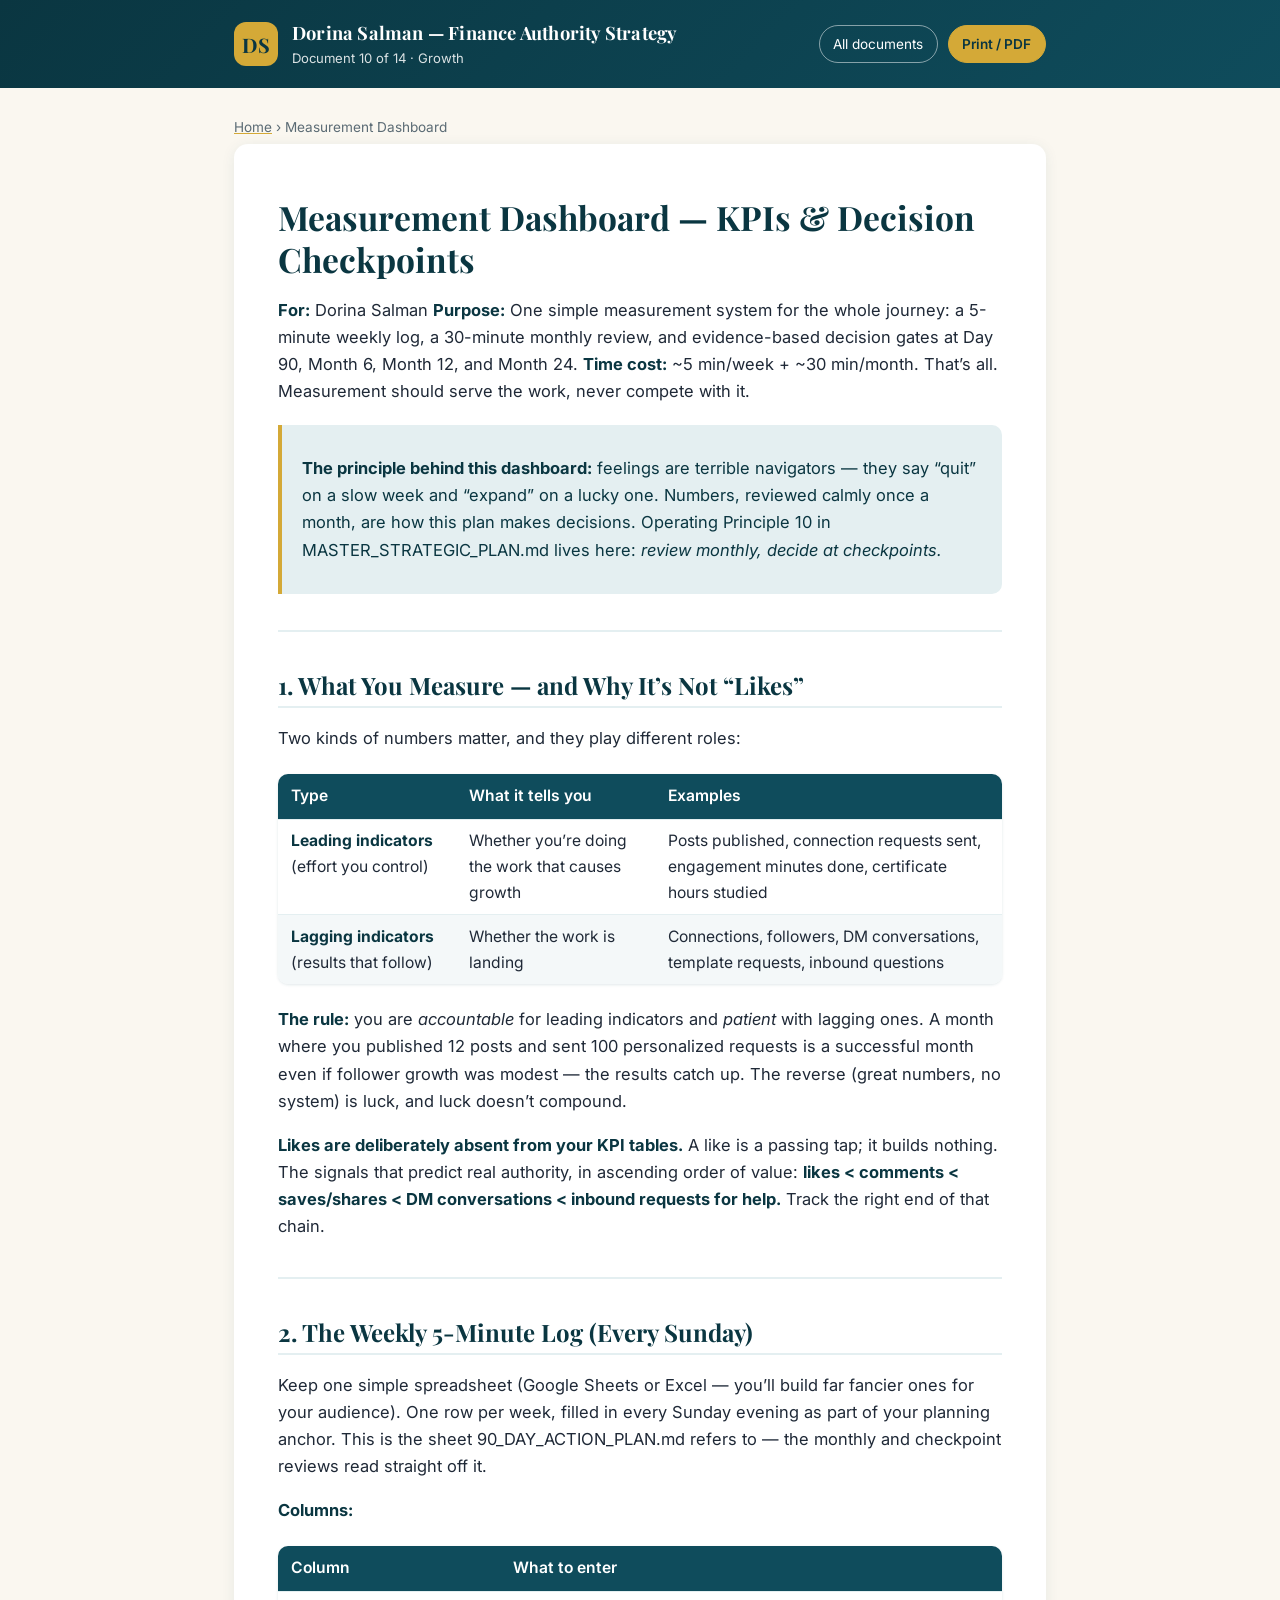
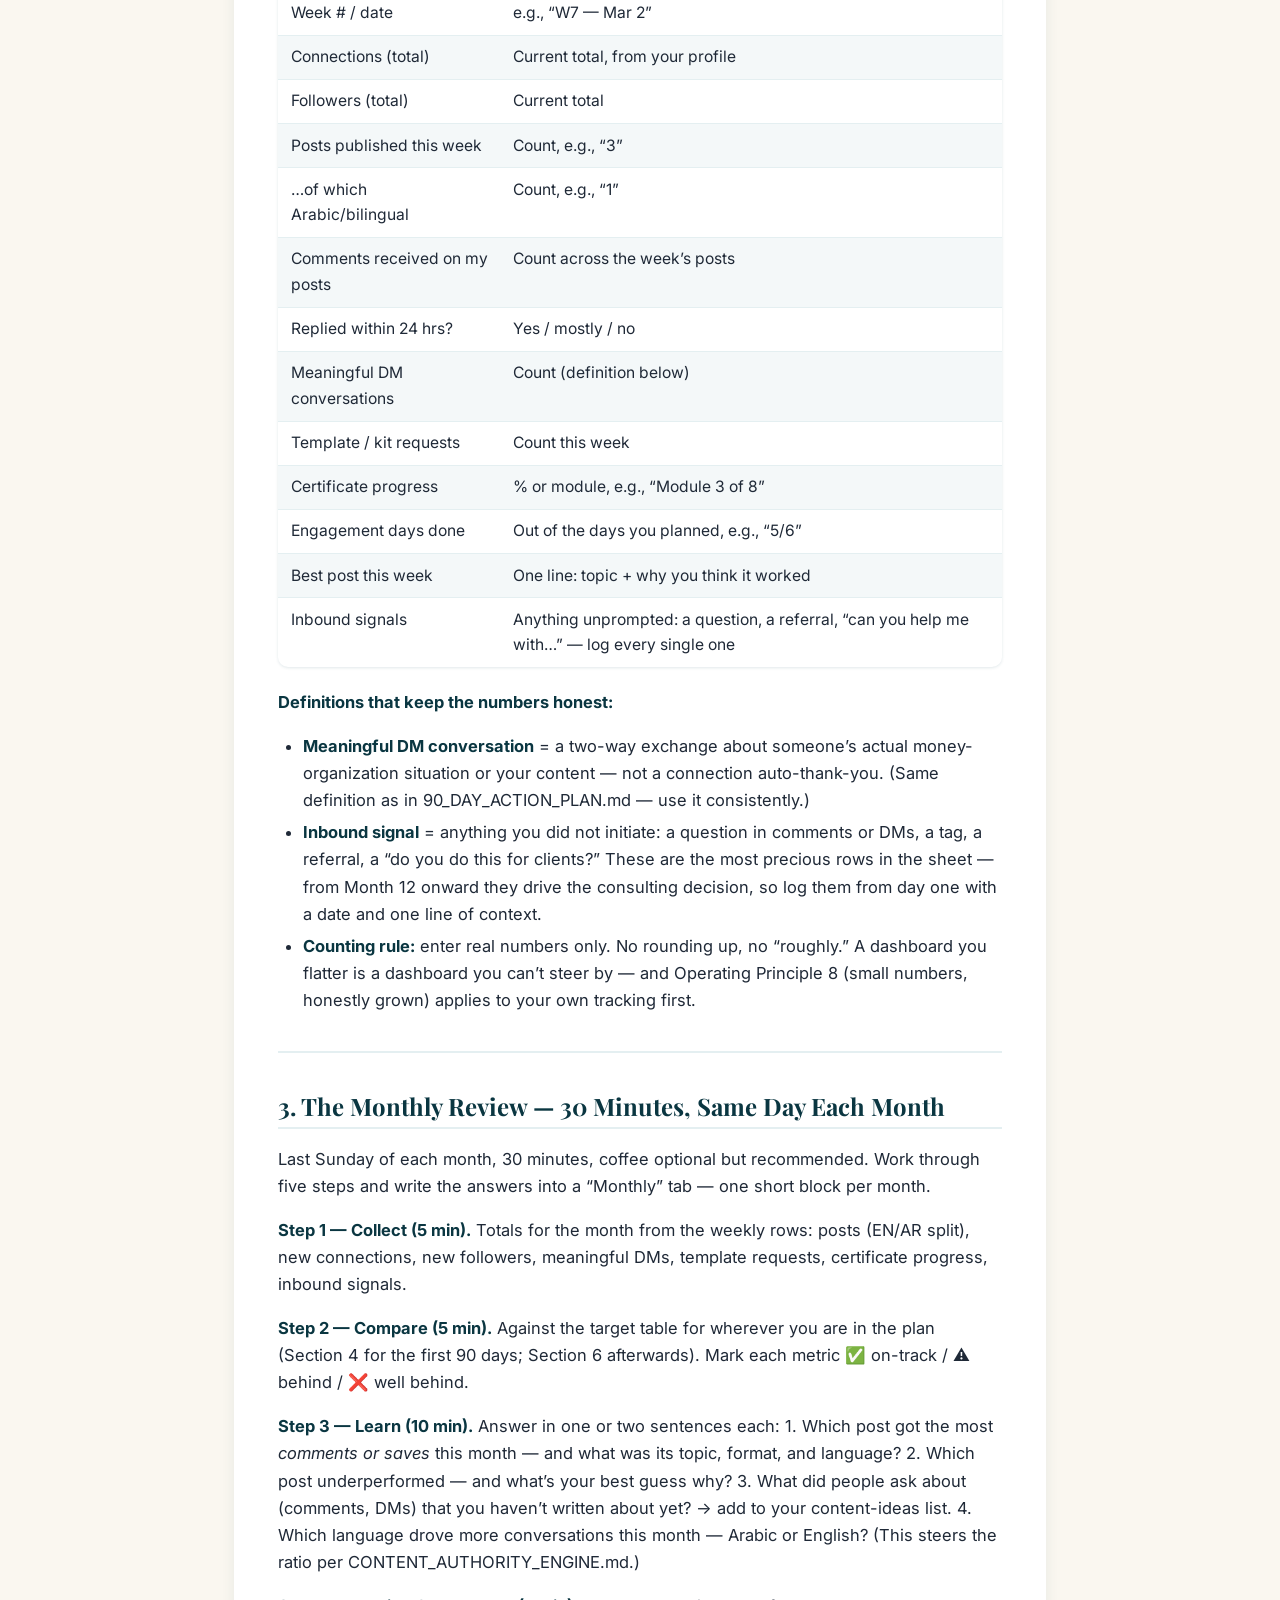
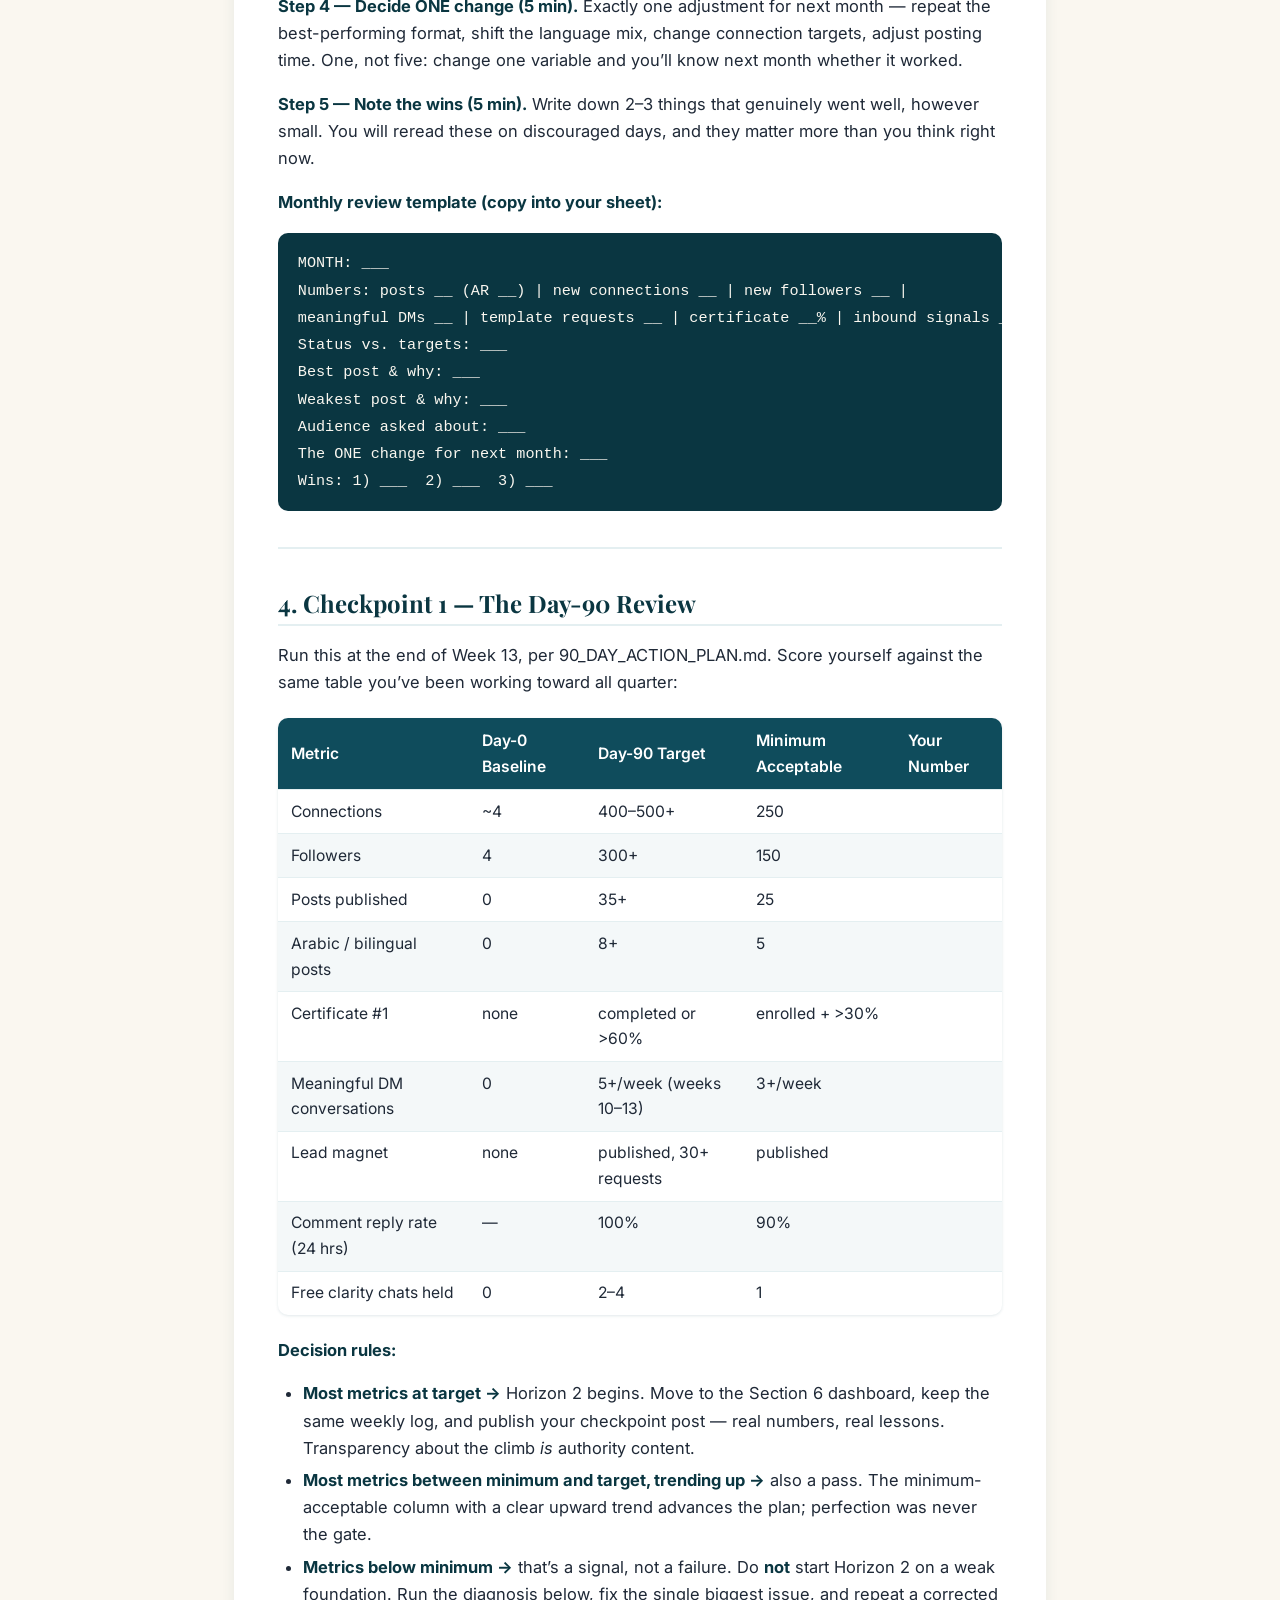
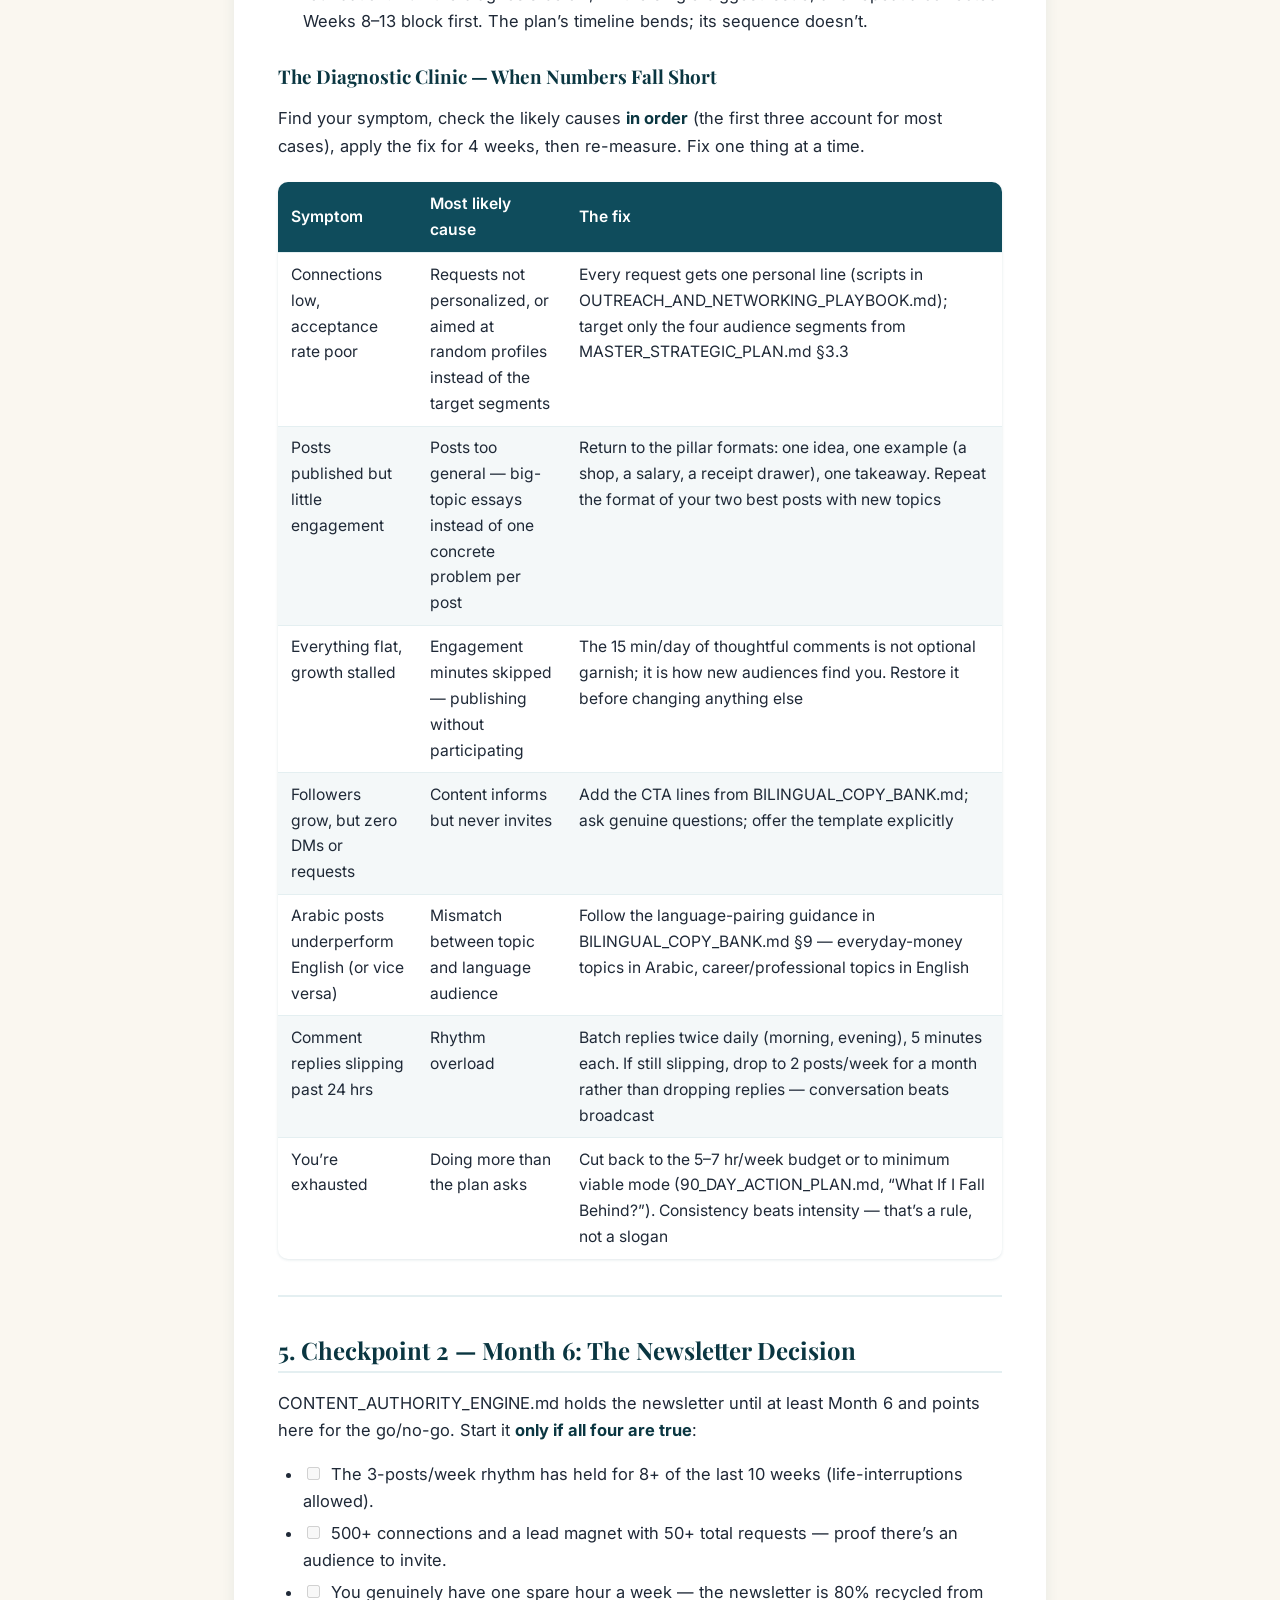
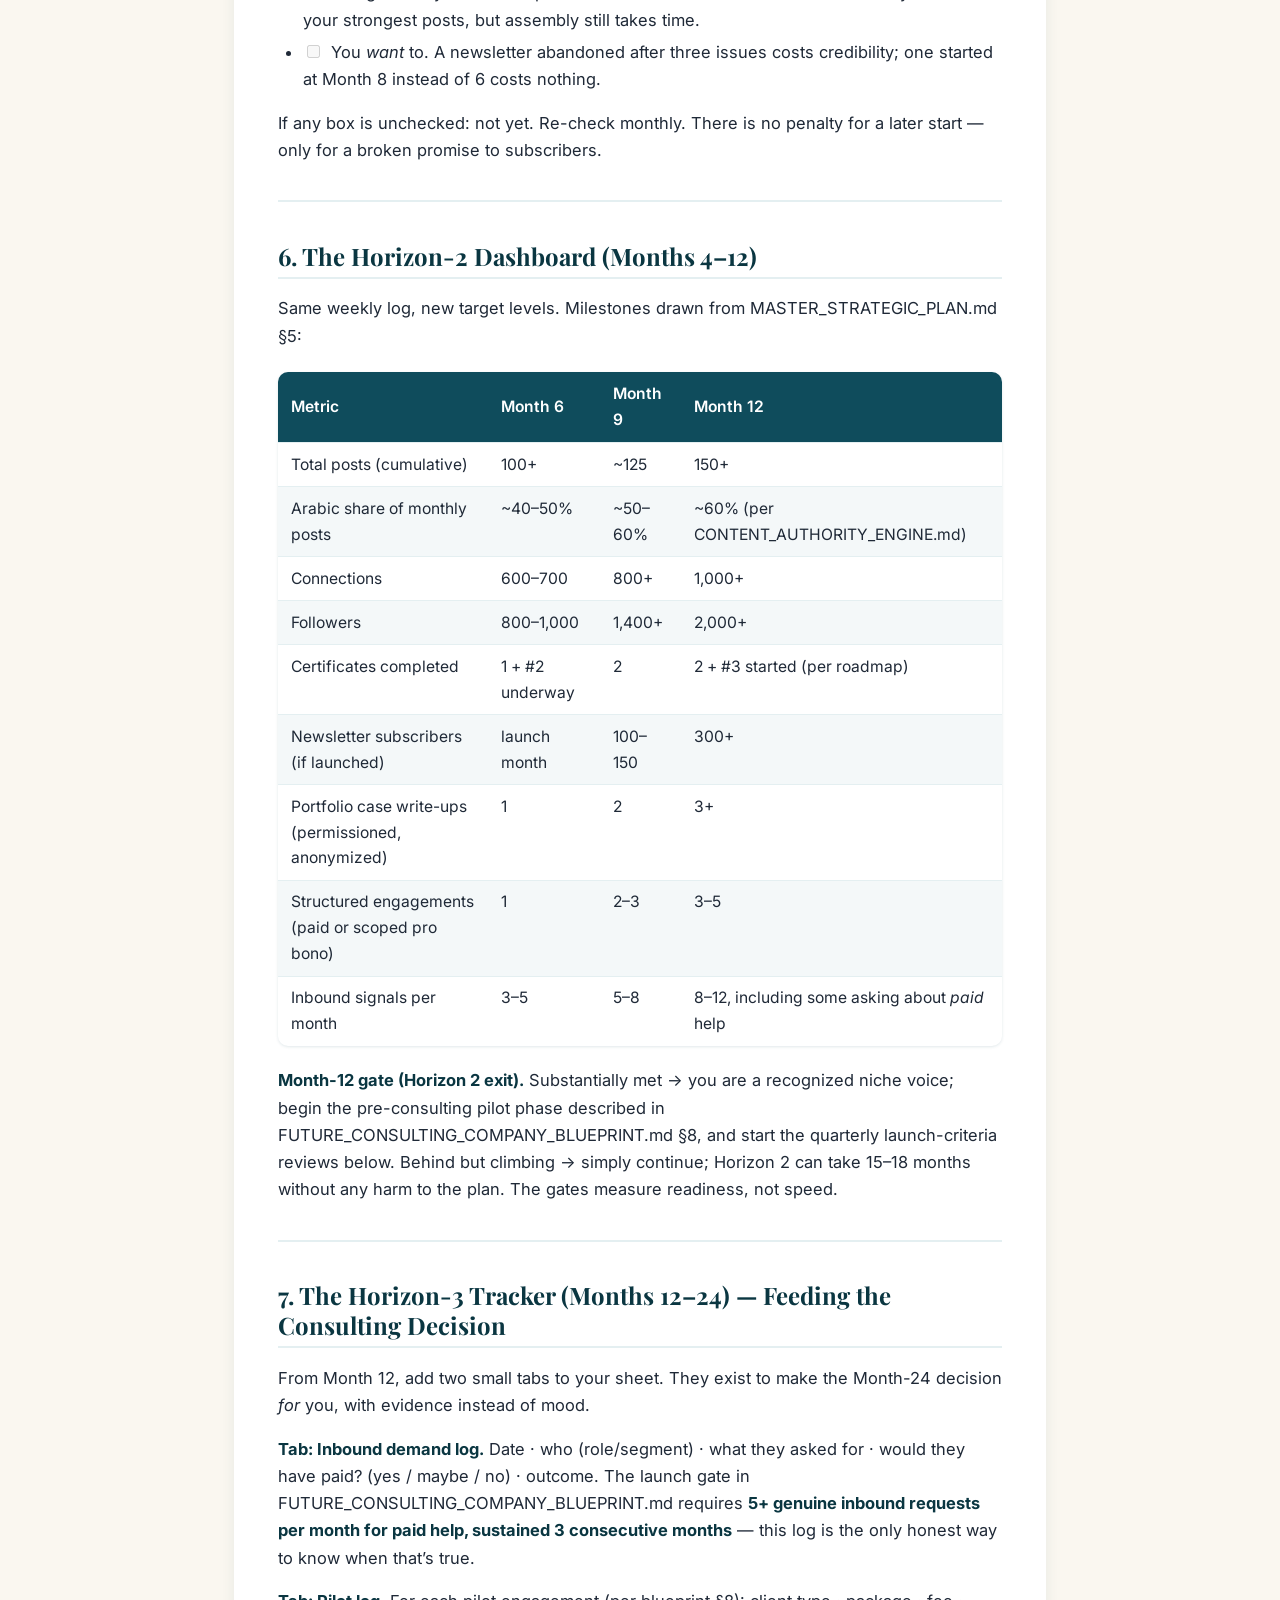
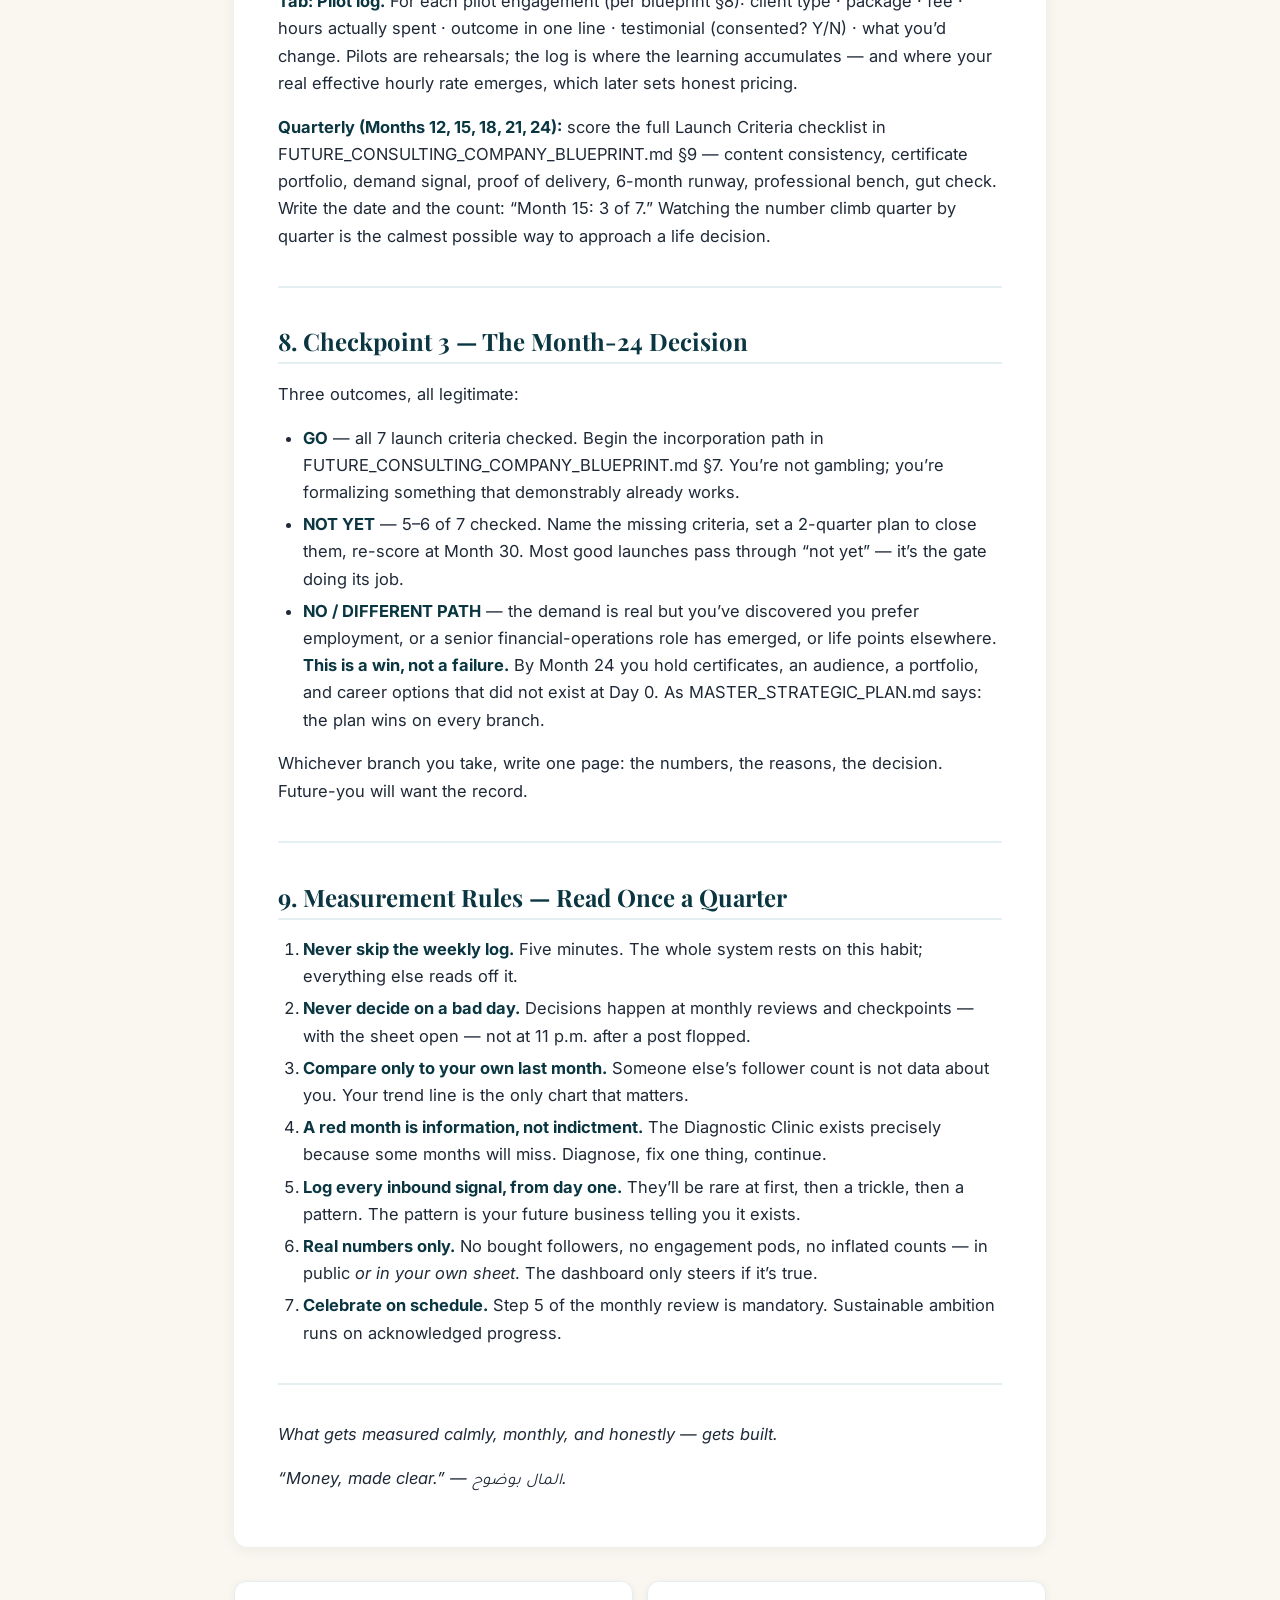
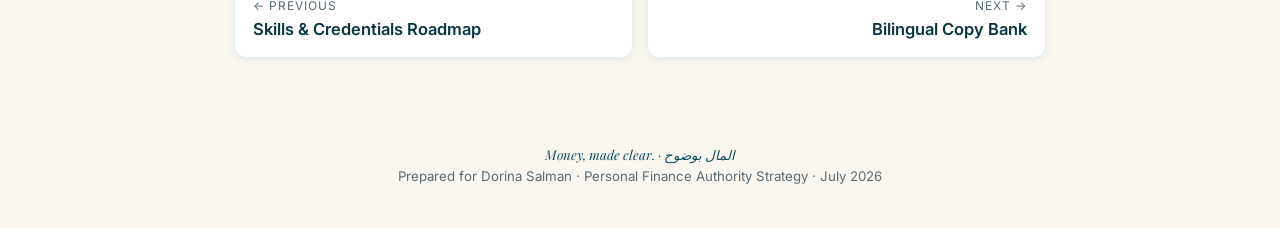
<file: measurement.html>
<!DOCTYPE html>
<html lang="en">
<head>
<meta charset="utf-8">
<meta name="viewport" content="width=device-width, initial-scale=1">
<title>Measurement Dashboard — Dorina Salman Strategy</title>
<link rel="preconnect" href="https://fonts.googleapis.com">
<link href="https://fonts.googleapis.com/css2?family=Playfair+Display:ital,wght@0,600;0,700;1,600&family=Inter:wght@400;600&family=Tajawal:wght@400;500;700&display=swap" rel="stylesheet">
<link rel="stylesheet" href="assets/style.css">
</head>
<body>
<header class="site-head">
  <div class="head-inner">
    <div class="brandmark">DS</div>
    <div class="head-titles">
      <div class="t1">Dorina Salman — Finance Authority Strategy</div>
      <div class="t2">Document 10 of 14 · Growth</div>
    </div>
    <div class="head-actions">
      <a class="btn" href="index.html">All documents</a>
      <button class="btn gold" onclick="window.print()">Print / PDF</button>
    </div>
  </div>
</header>
<main>
  <div class="crumbs"><a href="index.html">Home</a> › Measurement Dashboard</div>
  <article class="doc-card">
<h1>Measurement Dashboard — KPIs &amp; Decision Checkpoints</h1>
<p><strong>For:</strong> Dorina Salman
<strong>Purpose:</strong> One simple measurement system for the whole journey: a 5-minute weekly log, a 30-minute monthly review, and evidence-based decision gates at Day 90, Month 6, Month 12, and Month 24.
<strong>Time cost:</strong> ~5 min/week + ~30 min/month. That&rsquo;s all. Measurement should serve the work, never compete with it.</p>
<blockquote>
<p><strong>The principle behind this dashboard:</strong> feelings are terrible navigators — they say &ldquo;quit&rdquo; on a slow week and &ldquo;expand&rdquo; on a lucky one. Numbers, reviewed calmly once a month, are how this plan makes decisions. Operating Principle 10 in MASTER_STRATEGIC_PLAN.md lives here: <em>review monthly, decide at checkpoints.</em></p>
</blockquote>
<hr />
<h2>1. What You Measure — and Why It&rsquo;s Not &ldquo;Likes&rdquo;</h2>
<p>Two kinds of numbers matter, and they play different roles:</p>
<table>
<thead>
<tr>
<th>Type</th>
<th>What it tells you</th>
<th>Examples</th>
</tr>
</thead>
<tbody>
<tr>
<td><strong>Leading indicators</strong> (effort you control)</td>
<td>Whether you&rsquo;re doing the work that causes growth</td>
<td>Posts published, connection requests sent, engagement minutes done, certificate hours studied</td>
</tr>
<tr>
<td><strong>Lagging indicators</strong> (results that follow)</td>
<td>Whether the work is landing</td>
<td>Connections, followers, DM conversations, template requests, inbound questions</td>
</tr>
</tbody>
</table>
<p><strong>The rule:</strong> you are <em>accountable</em> for leading indicators and <em>patient</em> with lagging ones. A month where you published 12 posts and sent 100 personalized requests is a successful month even if follower growth was modest — the results catch up. The reverse (great numbers, no system) is luck, and luck doesn&rsquo;t compound.</p>
<p><strong>Likes are deliberately absent from your KPI tables.</strong> A like is a passing tap; it builds nothing. The signals that predict real authority, in ascending order of value: <strong>likes &lt; comments &lt; saves/shares &lt; DM conversations &lt; inbound requests for help.</strong> Track the right end of that chain.</p>
<hr />
<h2>2. The Weekly 5-Minute Log (Every Sunday)</h2>
<p>Keep one simple spreadsheet (Google Sheets or Excel — you&rsquo;ll build far fancier ones for your audience). One row per week, filled in every Sunday evening as part of your planning anchor. This is the sheet 90_DAY_ACTION_PLAN.md refers to — the monthly and checkpoint reviews read straight off it.</p>
<p><strong>Columns:</strong></p>
<table>
<thead>
<tr>
<th>Column</th>
<th>What to enter</th>
</tr>
</thead>
<tbody>
<tr>
<td>Week # / date</td>
<td>e.g., &ldquo;W7 — Mar 2&rdquo;</td>
</tr>
<tr>
<td>Connections (total)</td>
<td>Current total, from your profile</td>
</tr>
<tr>
<td>Followers (total)</td>
<td>Current total</td>
</tr>
<tr>
<td>Posts published this week</td>
<td>Count, e.g., &ldquo;3&rdquo;</td>
</tr>
<tr>
<td>…of which Arabic/bilingual</td>
<td>Count, e.g., &ldquo;1&rdquo;</td>
</tr>
<tr>
<td>Comments received on my posts</td>
<td>Count across the week&rsquo;s posts</td>
</tr>
<tr>
<td>Replied within 24 hrs?</td>
<td>Yes / mostly / no</td>
</tr>
<tr>
<td>Meaningful DM conversations</td>
<td>Count (definition below)</td>
</tr>
<tr>
<td>Template / kit requests</td>
<td>Count this week</td>
</tr>
<tr>
<td>Certificate progress</td>
<td>% or module, e.g., &ldquo;Module 3 of 8&rdquo;</td>
</tr>
<tr>
<td>Engagement days done</td>
<td>Out of the days you planned, e.g., &ldquo;5/6&rdquo;</td>
</tr>
<tr>
<td>Best post this week</td>
<td>One line: topic + why you think it worked</td>
</tr>
<tr>
<td>Inbound signals</td>
<td>Anything unprompted: a question, a referral, &ldquo;can you help me with…&rdquo; — log every single one</td>
</tr>
</tbody>
</table>
<p><strong>Definitions that keep the numbers honest:</strong></p>
<ul>
<li><strong>Meaningful DM conversation</strong> = a two-way exchange about someone&rsquo;s actual money-organization situation or your content — not a connection auto-thank-you. (Same definition as in 90_DAY_ACTION_PLAN.md — use it consistently.)</li>
<li><strong>Inbound signal</strong> = anything you did not initiate: a question in comments or DMs, a tag, a referral, a &ldquo;do you do this for clients?&rdquo; These are the most precious rows in the sheet — from Month 12 onward they drive the consulting decision, so log them from day one with a date and one line of context.</li>
<li><strong>Counting rule:</strong> enter real numbers only. No rounding up, no &ldquo;roughly.&rdquo; A dashboard you flatter is a dashboard you can&rsquo;t steer by — and Operating Principle 8 (small numbers, honestly grown) applies to your own tracking first.</li>
</ul>
<hr />
<h2>3. The Monthly Review — 30 Minutes, Same Day Each Month</h2>
<p>Last Sunday of each month, 30 minutes, coffee optional but recommended. Work through five steps and write the answers into a &ldquo;Monthly&rdquo; tab — one short block per month.</p>
<p><strong>Step 1 — Collect (5 min).</strong> Totals for the month from the weekly rows: posts (EN/AR split), new connections, new followers, meaningful DMs, template requests, certificate progress, inbound signals.</p>
<p><strong>Step 2 — Compare (5 min).</strong> Against the target table for wherever you are in the plan (Section 4 for the first 90 days; Section 6 afterwards). Mark each metric ✅ on-track / ⚠️ behind / ❌ well behind.</p>
<p><strong>Step 3 — Learn (10 min).</strong> Answer in one or two sentences each:
1. Which post got the most <em>comments or saves</em> this month — and what was its topic, format, and language?
2. Which post underperformed — and what&rsquo;s your best guess why?
3. What did people ask about (comments, DMs) that you haven&rsquo;t written about yet? → add to your content-ideas list.
4. Which language drove more conversations this month — Arabic or English? (This steers the ratio per CONTENT_AUTHORITY_ENGINE.md.)</p>
<p><strong>Step 4 — Decide ONE change (5 min).</strong> Exactly one adjustment for next month — repeat the best-performing format, shift the language mix, change connection targets, adjust posting time. One, not five: change one variable and you&rsquo;ll know next month whether it worked.</p>
<p><strong>Step 5 — Note the wins (5 min).</strong> Write down 2–3 things that genuinely went well, however small. You will reread these on discouraged days, and they matter more than you think right now.</p>
<p><strong>Monthly review template (copy into your sheet):</strong></p>
<pre><code>MONTH: ___
Numbers: posts __ (AR __) | new connections __ | new followers __ |
meaningful DMs __ | template requests __ | certificate __% | inbound signals __
Status vs. targets: ___
Best post &amp; why: ___
Weakest post &amp; why: ___
Audience asked about: ___
The ONE change for next month: ___
Wins: 1) ___  2) ___  3) ___
</code></pre>
<hr />
<h2>4. Checkpoint 1 — The Day-90 Review</h2>
<p>Run this at the end of Week 13, per 90_DAY_ACTION_PLAN.md. Score yourself against the same table you&rsquo;ve been working toward all quarter:</p>
<table>
<thead>
<tr>
<th>Metric</th>
<th>Day-0 Baseline</th>
<th>Day-90 Target</th>
<th>Minimum Acceptable</th>
<th>Your Number</th>
</tr>
</thead>
<tbody>
<tr>
<td>Connections</td>
<td>~4</td>
<td>400–500+</td>
<td>250</td>
<td></td>
</tr>
<tr>
<td>Followers</td>
<td>4</td>
<td>300+</td>
<td>150</td>
<td></td>
</tr>
<tr>
<td>Posts published</td>
<td>0</td>
<td>35+</td>
<td>25</td>
<td></td>
</tr>
<tr>
<td>Arabic / bilingual posts</td>
<td>0</td>
<td>8+</td>
<td>5</td>
<td></td>
</tr>
<tr>
<td>Certificate #1</td>
<td>none</td>
<td>completed or &gt;60%</td>
<td>enrolled + &gt;30%</td>
<td></td>
</tr>
<tr>
<td>Meaningful DM conversations</td>
<td>0</td>
<td>5+/week (weeks 10–13)</td>
<td>3+/week</td>
<td></td>
</tr>
<tr>
<td>Lead magnet</td>
<td>none</td>
<td>published, 30+ requests</td>
<td>published</td>
<td></td>
</tr>
<tr>
<td>Comment reply rate (24 hrs)</td>
<td>—</td>
<td>100%</td>
<td>90%</td>
<td></td>
</tr>
<tr>
<td>Free clarity chats held</td>
<td>0</td>
<td>2–4</td>
<td>1</td>
<td></td>
</tr>
</tbody>
</table>
<p><strong>Decision rules:</strong></p>
<ul>
<li><strong>Most metrics at target →</strong> Horizon 2 begins. Move to the Section 6 dashboard, keep the same weekly log, and publish your checkpoint post — real numbers, real lessons. Transparency about the climb <em>is</em> authority content.</li>
<li><strong>Most metrics between minimum and target, trending up →</strong> also a pass. The minimum-acceptable column with a clear upward trend advances the plan; perfection was never the gate.</li>
<li><strong>Metrics below minimum →</strong> that&rsquo;s a signal, not a failure. Do <strong>not</strong> start Horizon 2 on a weak foundation. Run the diagnosis below, fix the single biggest issue, and repeat a corrected Weeks 8–13 block first. The plan&rsquo;s timeline bends; its sequence doesn&rsquo;t.</li>
</ul>
<h3>The Diagnostic Clinic — When Numbers Fall Short</h3>
<p>Find your symptom, check the likely causes <strong>in order</strong> (the first three account for most cases), apply the fix for 4 weeks, then re-measure. Fix one thing at a time.</p>
<table>
<thead>
<tr>
<th>Symptom</th>
<th>Most likely cause</th>
<th>The fix</th>
</tr>
</thead>
<tbody>
<tr>
<td>Connections low, acceptance rate poor</td>
<td>Requests not personalized, or aimed at random profiles instead of the target segments</td>
<td>Every request gets one personal line (scripts in OUTREACH_AND_NETWORKING_PLAYBOOK.md); target only the four audience segments from MASTER_STRATEGIC_PLAN.md §3.3</td>
</tr>
<tr>
<td>Posts published but little engagement</td>
<td>Posts too general — big-topic essays instead of one concrete problem per post</td>
<td>Return to the pillar formats: one idea, one example (a shop, a salary, a receipt drawer), one takeaway. Repeat the format of your two best posts with new topics</td>
</tr>
<tr>
<td>Everything flat, growth stalled</td>
<td>Engagement minutes skipped — publishing without participating</td>
<td>The 15 min/day of thoughtful comments is not optional garnish; it is how new audiences find you. Restore it before changing anything else</td>
</tr>
<tr>
<td>Followers grow, but zero DMs or requests</td>
<td>Content informs but never invites</td>
<td>Add the CTA lines from BILINGUAL_COPY_BANK.md; ask genuine questions; offer the template explicitly</td>
</tr>
<tr>
<td>Arabic posts underperform English (or vice versa)</td>
<td>Mismatch between topic and language audience</td>
<td>Follow the language-pairing guidance in BILINGUAL_COPY_BANK.md §9 — everyday-money topics in Arabic, career/professional topics in English</td>
</tr>
<tr>
<td>Comment replies slipping past 24 hrs</td>
<td>Rhythm overload</td>
<td>Batch replies twice daily (morning, evening), 5 minutes each. If still slipping, drop to 2 posts/week for a month rather than dropping replies — conversation beats broadcast</td>
</tr>
<tr>
<td>You&rsquo;re exhausted</td>
<td>Doing more than the plan asks</td>
<td>Cut back to the 5–7 hr/week budget or to minimum viable mode (90_DAY_ACTION_PLAN.md, &ldquo;What If I Fall Behind?&rdquo;). Consistency beats intensity — that&rsquo;s a rule, not a slogan</td>
</tr>
</tbody>
</table>
<hr />
<h2>5. Checkpoint 2 — Month 6: The Newsletter Decision</h2>
<p>CONTENT_AUTHORITY_ENGINE.md holds the newsletter until at least Month 6 and points here for the go/no-go. Start it <strong>only if all four are true</strong>:</p>
<ul>
<li><input type='checkbox' disabled> The 3-posts/week rhythm has held for 8+ of the last 10 weeks (life-interruptions allowed).</li>
<li><input type='checkbox' disabled> 500+ connections and a lead magnet with 50+ total requests — proof there&rsquo;s an audience to invite.</li>
<li><input type='checkbox' disabled> You genuinely have one spare hour a week — the newsletter is 80% recycled from your strongest posts, but assembly still takes time.</li>
<li><input type='checkbox' disabled> You <em>want</em> to. A newsletter abandoned after three issues costs credibility; one started at Month 8 instead of 6 costs nothing.</li>
</ul>
<p>If any box is unchecked: not yet. Re-check monthly. There is no penalty for a later start — only for a broken promise to subscribers.</p>
<hr />
<h2>6. The Horizon-2 Dashboard (Months 4–12)</h2>
<p>Same weekly log, new target levels. Milestones drawn from MASTER_STRATEGIC_PLAN.md §5:</p>
<table>
<thead>
<tr>
<th>Metric</th>
<th>Month 6</th>
<th>Month 9</th>
<th>Month 12</th>
</tr>
</thead>
<tbody>
<tr>
<td>Total posts (cumulative)</td>
<td>100+</td>
<td>~125</td>
<td>150+</td>
</tr>
<tr>
<td>Arabic share of monthly posts</td>
<td>~40–50%</td>
<td>~50–60%</td>
<td>~60% (per CONTENT_AUTHORITY_ENGINE.md)</td>
</tr>
<tr>
<td>Connections</td>
<td>600–700</td>
<td>800+</td>
<td>1,000+</td>
</tr>
<tr>
<td>Followers</td>
<td>800–1,000</td>
<td>1,400+</td>
<td>2,000+</td>
</tr>
<tr>
<td>Certificates completed</td>
<td>1 + #2 underway</td>
<td>2</td>
<td>2 + #3 started (per roadmap)</td>
</tr>
<tr>
<td>Newsletter subscribers (if launched)</td>
<td>launch month</td>
<td>100–150</td>
<td>300+</td>
</tr>
<tr>
<td>Portfolio case write-ups (permissioned, anonymized)</td>
<td>1</td>
<td>2</td>
<td>3+</td>
</tr>
<tr>
<td>Structured engagements (paid or scoped pro bono)</td>
<td>1</td>
<td>2–3</td>
<td>3–5</td>
</tr>
<tr>
<td>Inbound signals per month</td>
<td>3–5</td>
<td>5–8</td>
<td>8–12, including some asking about <em>paid</em> help</td>
</tr>
</tbody>
</table>
<p><strong>Month-12 gate (Horizon 2 exit).</strong> Substantially met → you are a recognized niche voice; begin the pre-consulting pilot phase described in FUTURE_CONSULTING_COMPANY_BLUEPRINT.md §8, and start the quarterly launch-criteria reviews below. Behind but climbing → simply continue; Horizon 2 can take 15–18 months without any harm to the plan. The gates measure readiness, not speed.</p>
<hr />
<h2>7. The Horizon-3 Tracker (Months 12–24) — Feeding the Consulting Decision</h2>
<p>From Month 12, add two small tabs to your sheet. They exist to make the Month-24 decision <em>for</em> you, with evidence instead of mood.</p>
<p><strong>Tab: Inbound demand log.</strong> Date · who (role/segment) · what they asked for · would they have paid? (yes / maybe / no) · outcome. The launch gate in FUTURE_CONSULTING_COMPANY_BLUEPRINT.md requires <strong>5+ genuine inbound requests per month for paid help, sustained 3 consecutive months</strong> — this log is the only honest way to know when that&rsquo;s true.</p>
<p><strong>Tab: Pilot log.</strong> For each pilot engagement (per blueprint §8): client type · package · fee · hours actually spent · outcome in one line · testimonial (consented? Y/N) · what you&rsquo;d change. Pilots are rehearsals; the log is where the learning accumulates — and where your real effective hourly rate emerges, which later sets honest pricing.</p>
<p><strong>Quarterly (Months 12, 15, 18, 21, 24):</strong> score the full Launch Criteria checklist in FUTURE_CONSULTING_COMPANY_BLUEPRINT.md §9 — content consistency, certificate portfolio, demand signal, proof of delivery, 6-month runway, professional bench, gut check. Write the date and the count: &ldquo;Month 15: 3 of 7.&rdquo; Watching the number climb quarter by quarter is the calmest possible way to approach a life decision.</p>
<hr />
<h2>8. Checkpoint 3 — The Month-24 Decision</h2>
<p>Three outcomes, all legitimate:</p>
<ul>
<li><strong>GO</strong> — all 7 launch criteria checked. Begin the incorporation path in FUTURE_CONSULTING_COMPANY_BLUEPRINT.md §7. You&rsquo;re not gambling; you&rsquo;re formalizing something that demonstrably already works.</li>
<li><strong>NOT YET</strong> — 5–6 of 7 checked. Name the missing criteria, set a 2-quarter plan to close them, re-score at Month 30. Most good launches pass through &ldquo;not yet&rdquo; — it&rsquo;s the gate doing its job.</li>
<li><strong>NO / DIFFERENT PATH</strong> — the demand is real but you&rsquo;ve discovered you prefer employment, or a senior financial-operations role has emerged, or life points elsewhere. <strong>This is a win, not a failure.</strong> By Month 24 you hold certificates, an audience, a portfolio, and career options that did not exist at Day 0. As MASTER_STRATEGIC_PLAN.md says: the plan wins on every branch.</li>
</ul>
<p>Whichever branch you take, write one page: the numbers, the reasons, the decision. Future-you will want the record.</p>
<hr />
<h2>9. Measurement Rules — Read Once a Quarter</h2>
<ol>
<li><strong>Never skip the weekly log.</strong> Five minutes. The whole system rests on this habit; everything else reads off it.</li>
<li><strong>Never decide on a bad day.</strong> Decisions happen at monthly reviews and checkpoints — with the sheet open — not at 11 p.m. after a post flopped.</li>
<li><strong>Compare only to your own last month.</strong> Someone else&rsquo;s follower count is not data about you. Your trend line is the only chart that matters.</li>
<li><strong>A red month is information, not indictment.</strong> The Diagnostic Clinic exists precisely because some months will miss. Diagnose, fix one thing, continue.</li>
<li><strong>Log every inbound signal, from day one.</strong> They&rsquo;ll be rare at first, then a trickle, then a pattern. The pattern is your future business telling you it exists.</li>
<li><strong>Real numbers only.</strong> No bought followers, no engagement pods, no inflated counts — in public <em>or in your own sheet</em>. The dashboard only steers if it&rsquo;s true.</li>
<li><strong>Celebrate on schedule.</strong> Step 5 of the monthly review is mandatory. Sustainable ambition runs on acknowledged progress.</li>
</ol>
<hr />
<p><em>What gets measured calmly, monthly, and honestly — gets built.</em></p>
<p><em>&ldquo;Money, made clear.&rdquo; — المال بوضوح.</em></p>
  </article>
  <nav class="pager">
    <a class="prev" href="skills-roadmap.html"><div class="dir">&larr; Previous</div><div class="name">Skills & Credentials Roadmap</div></a>
    <a class="next" href="copy-bank.html"><div class="dir">Next &rarr;</div><div class="name">Bilingual Copy Bank</div></a>
  </nav>
</main>
<footer class="site-foot">
  <div class="tagline">Money, made clear. · المال بوضوح</div>
  <div>Prepared for Dorina Salman · Personal Finance Authority Strategy · July 2026</div>
</footer>
</body>
</html>
</file>
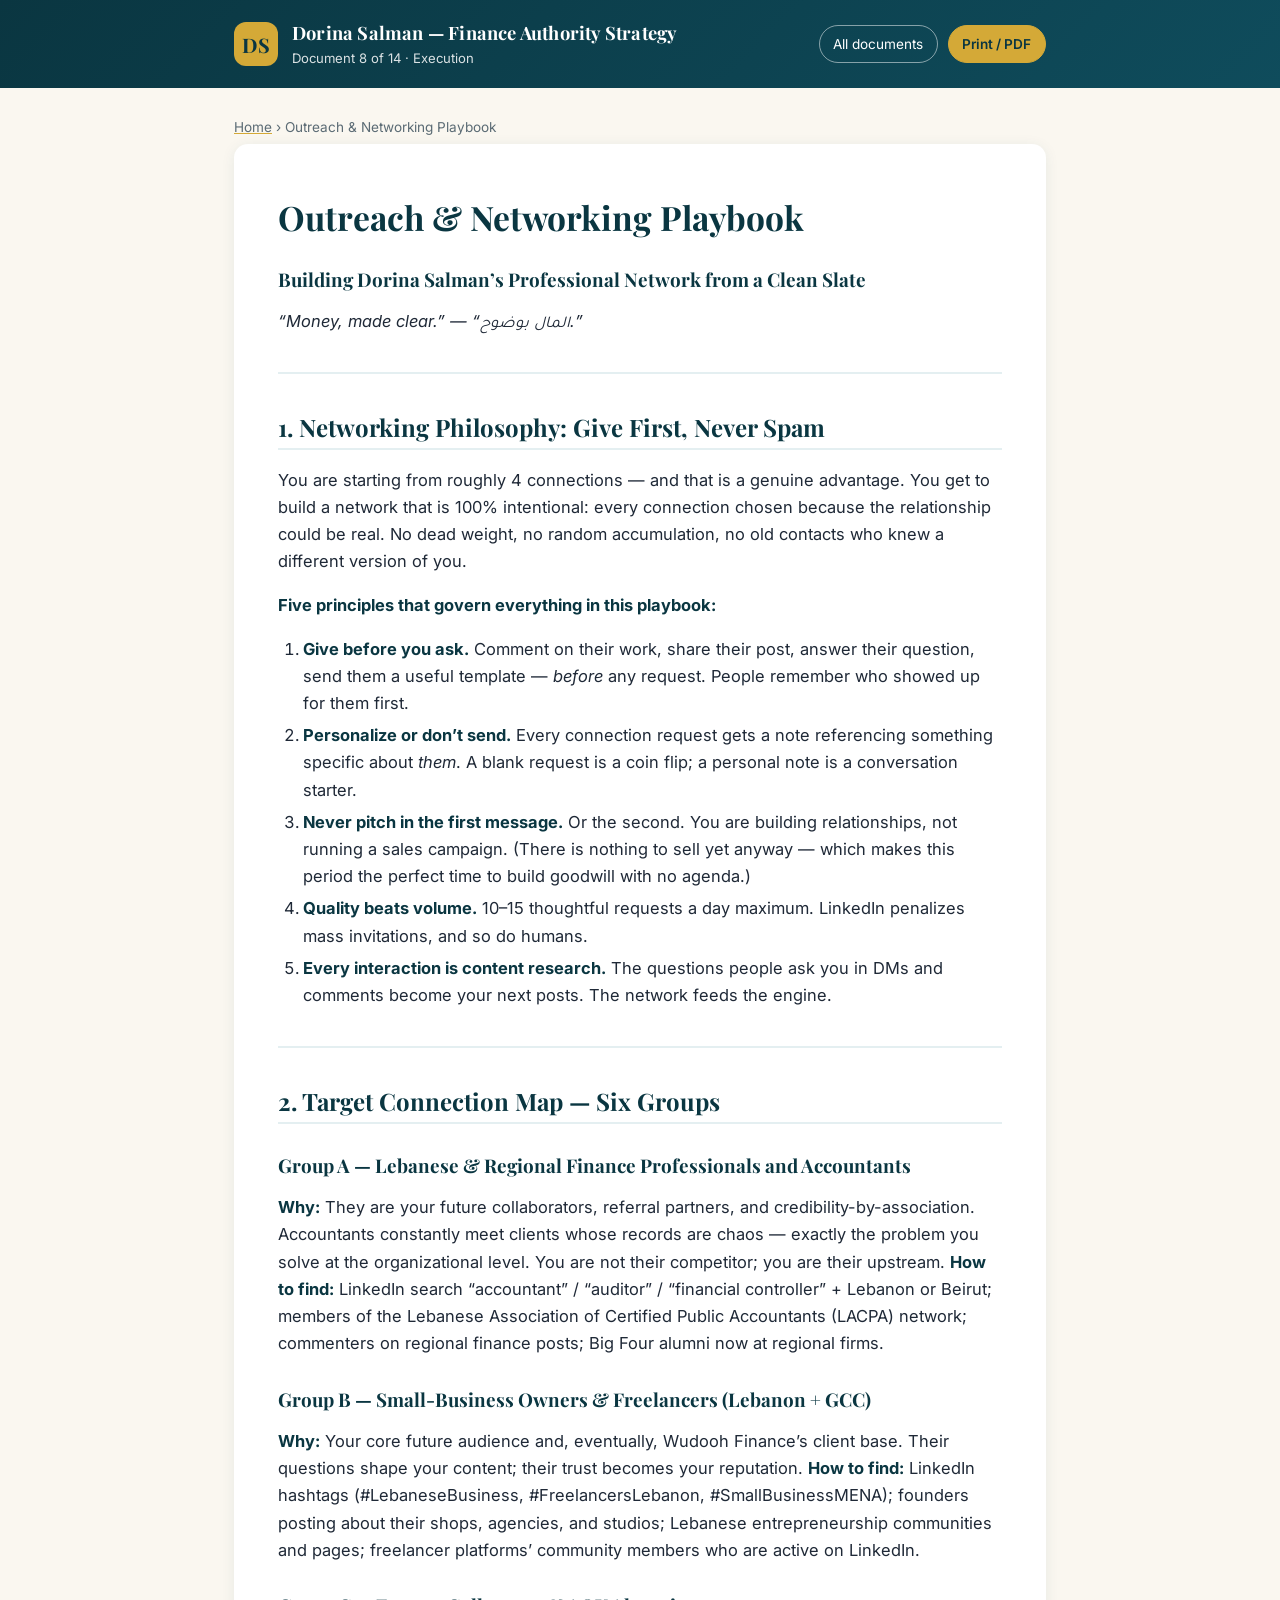
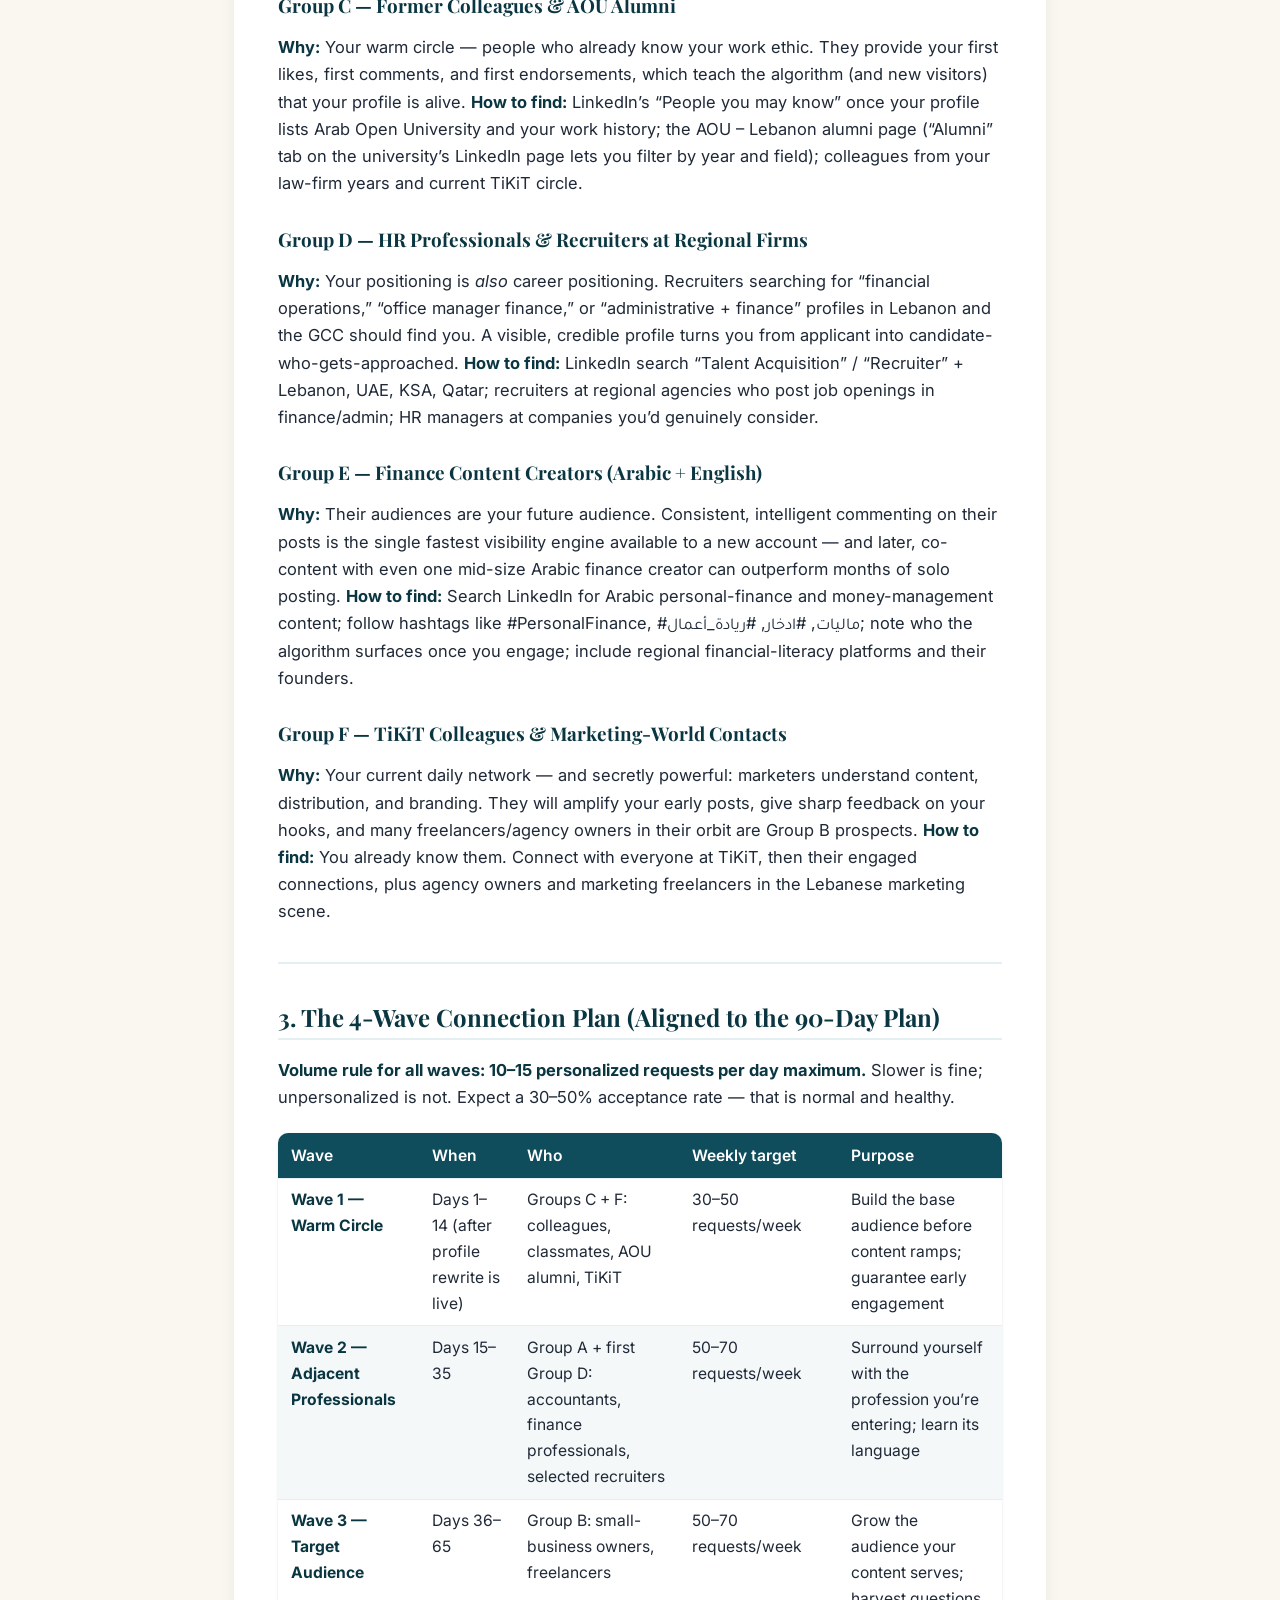
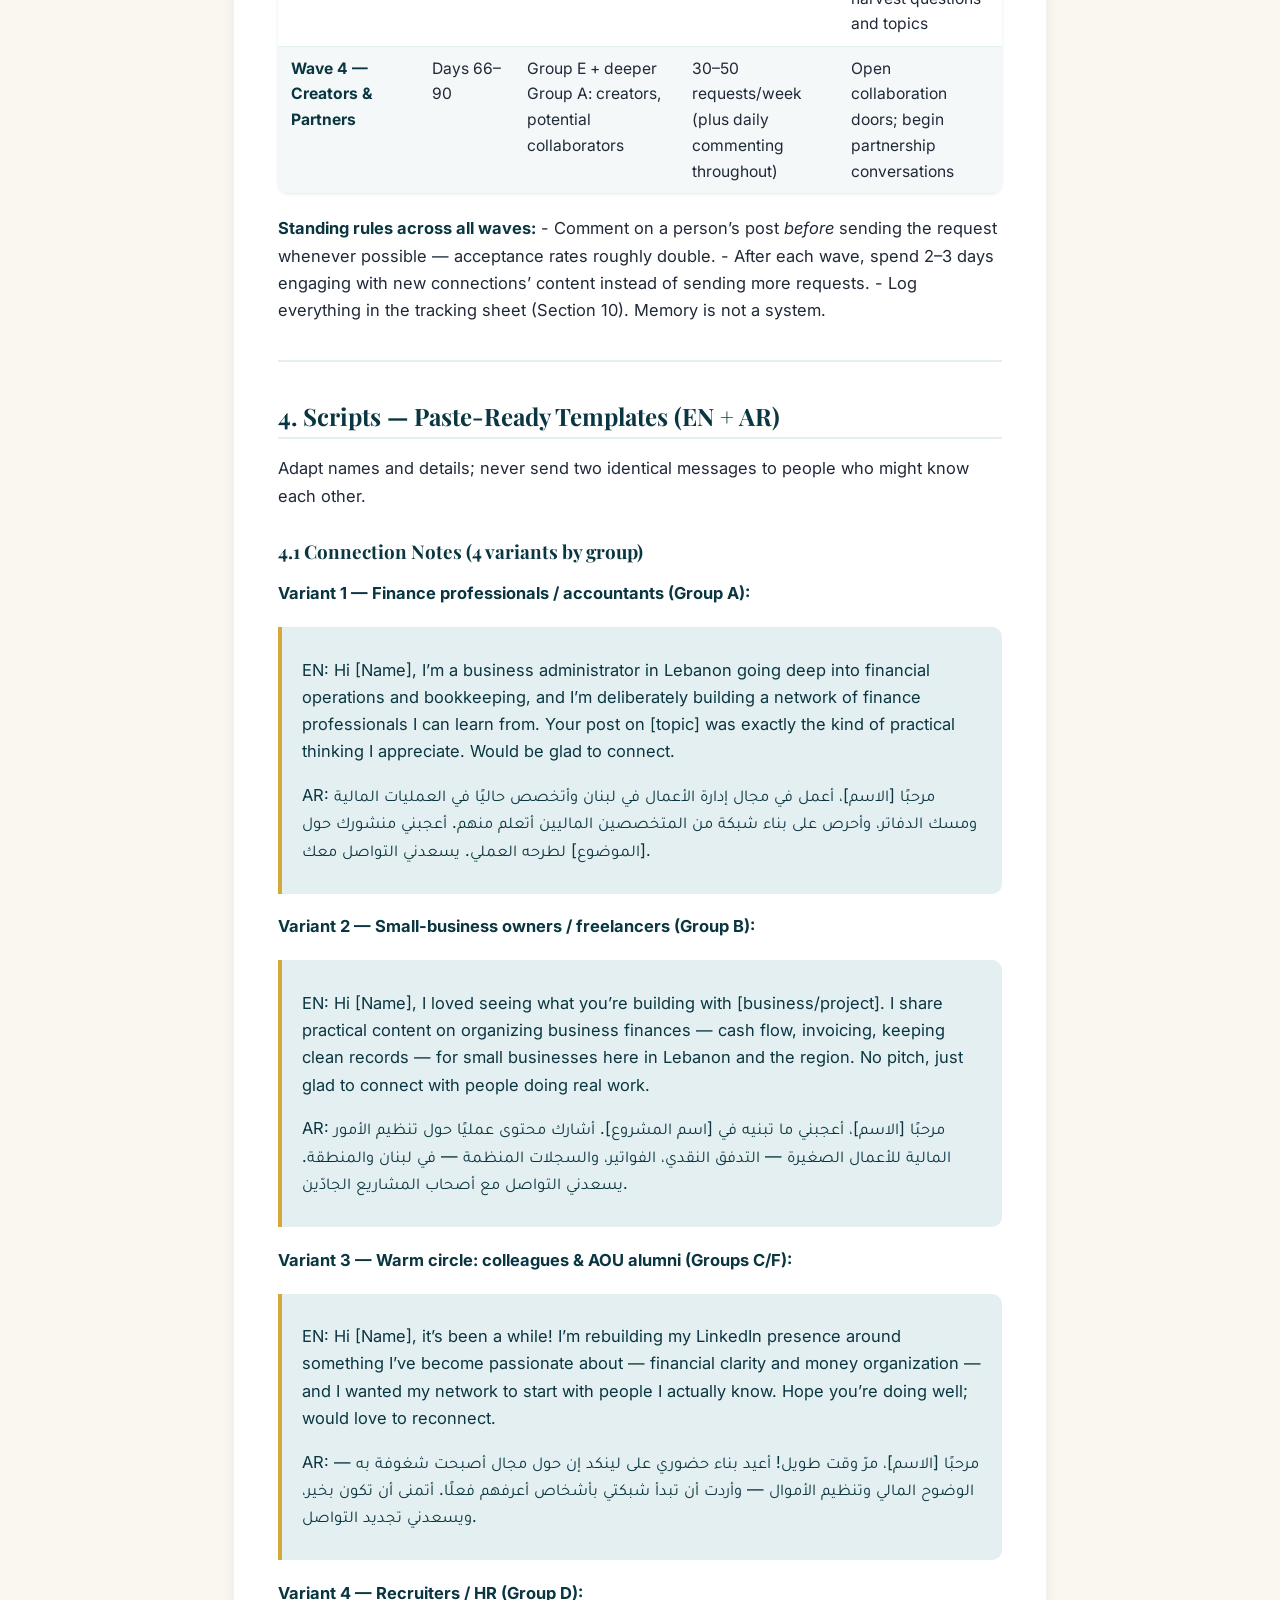
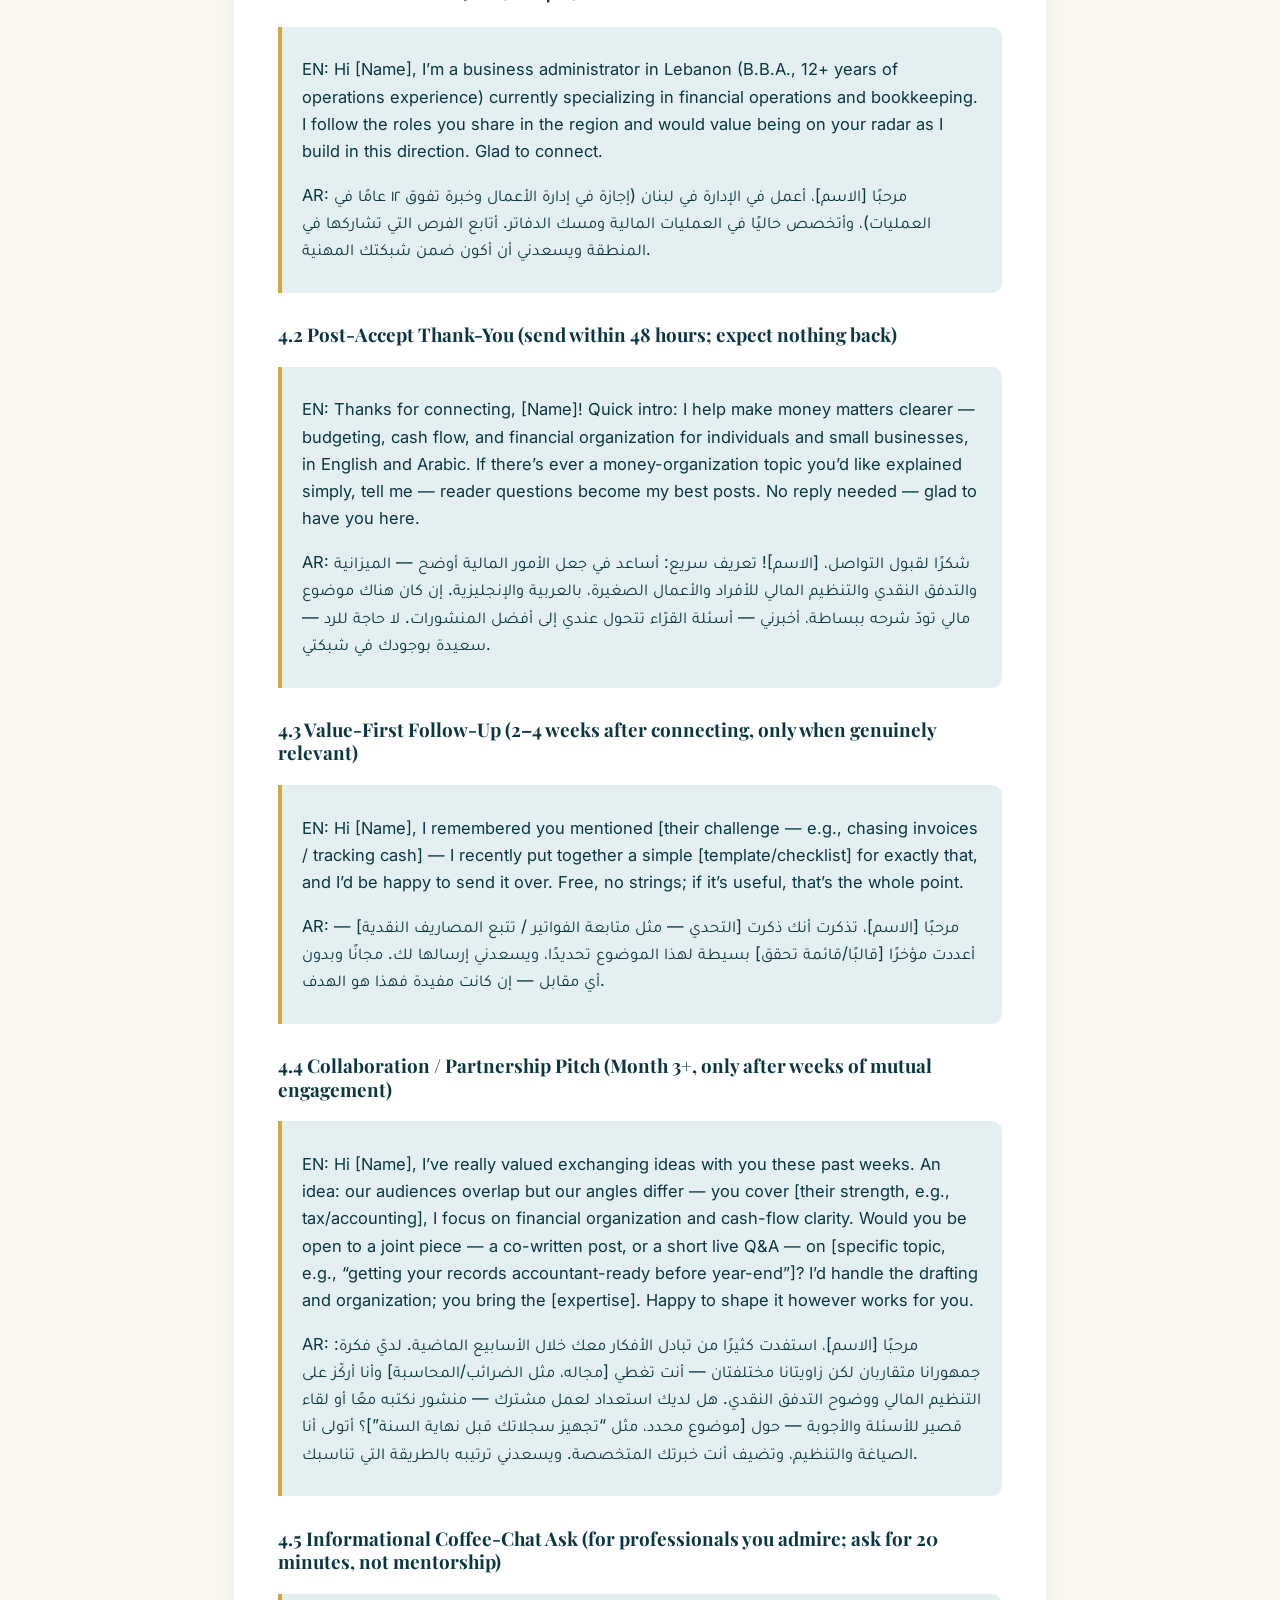
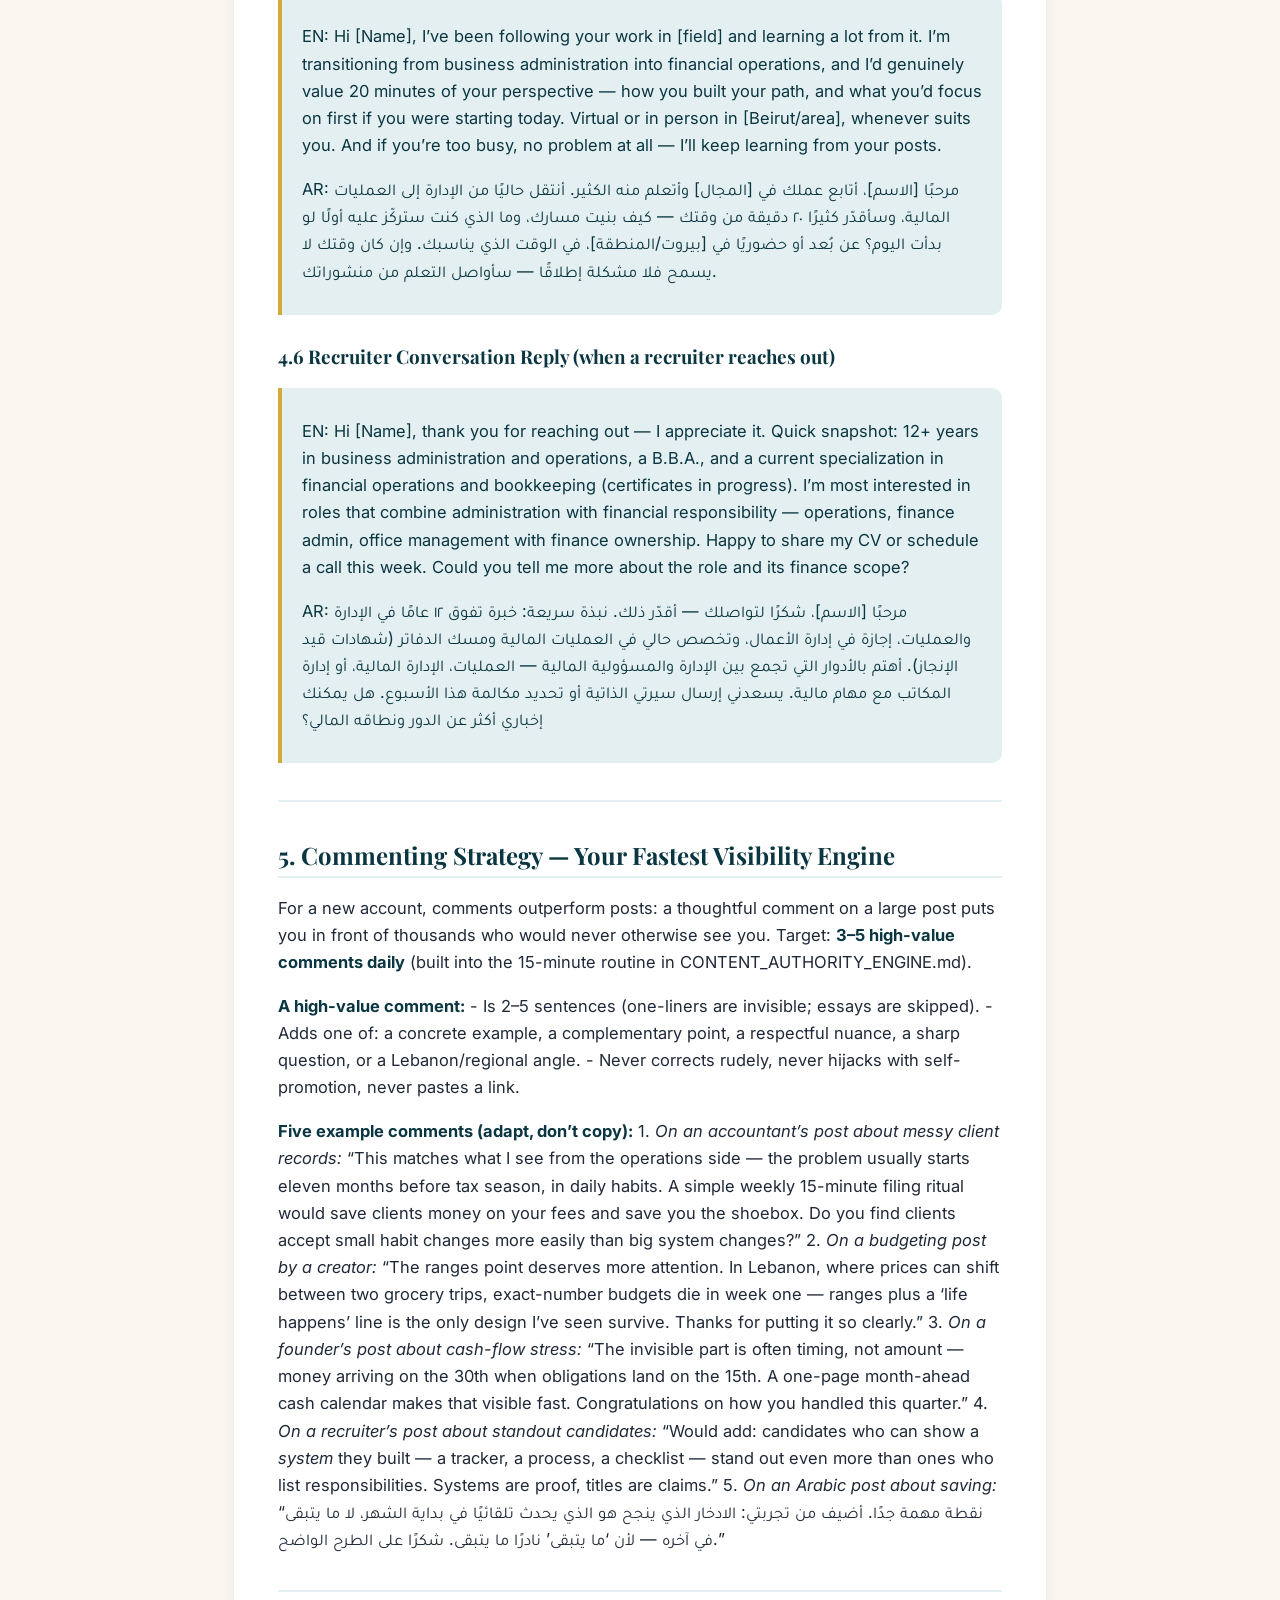
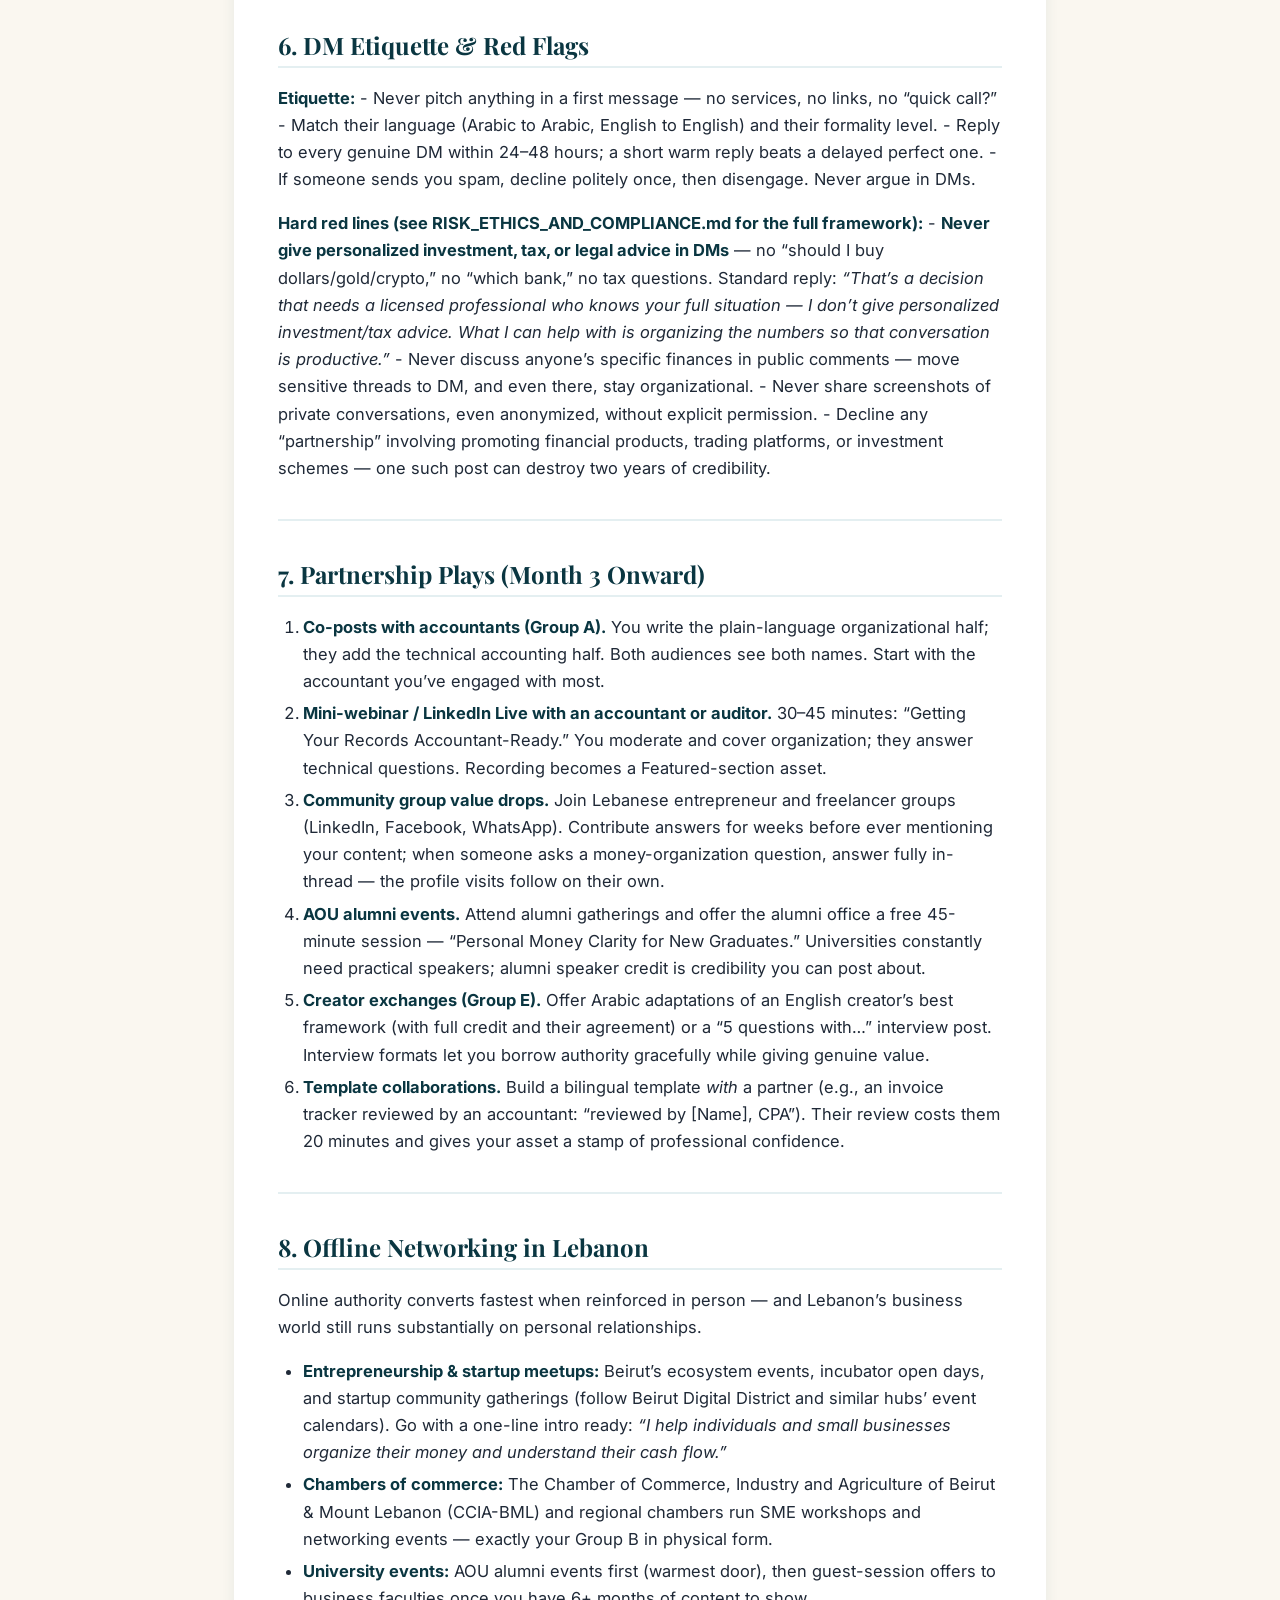
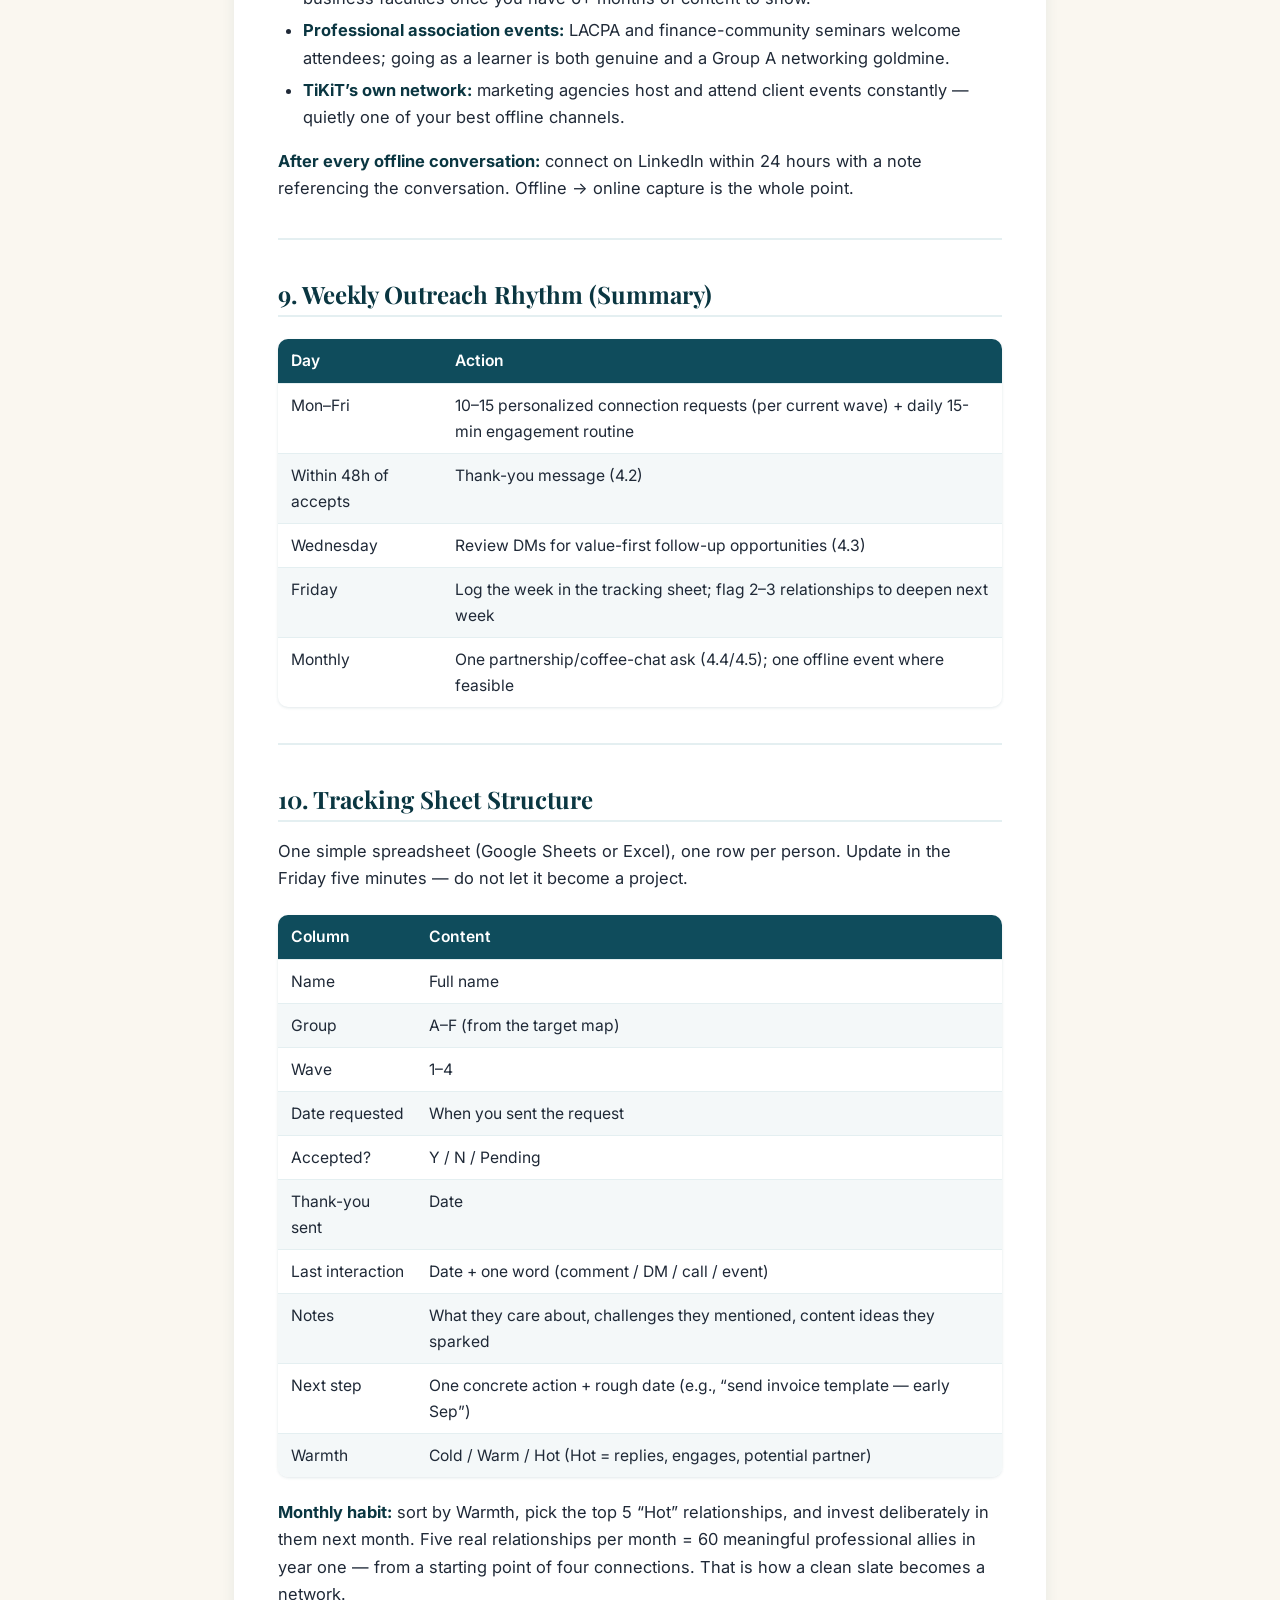
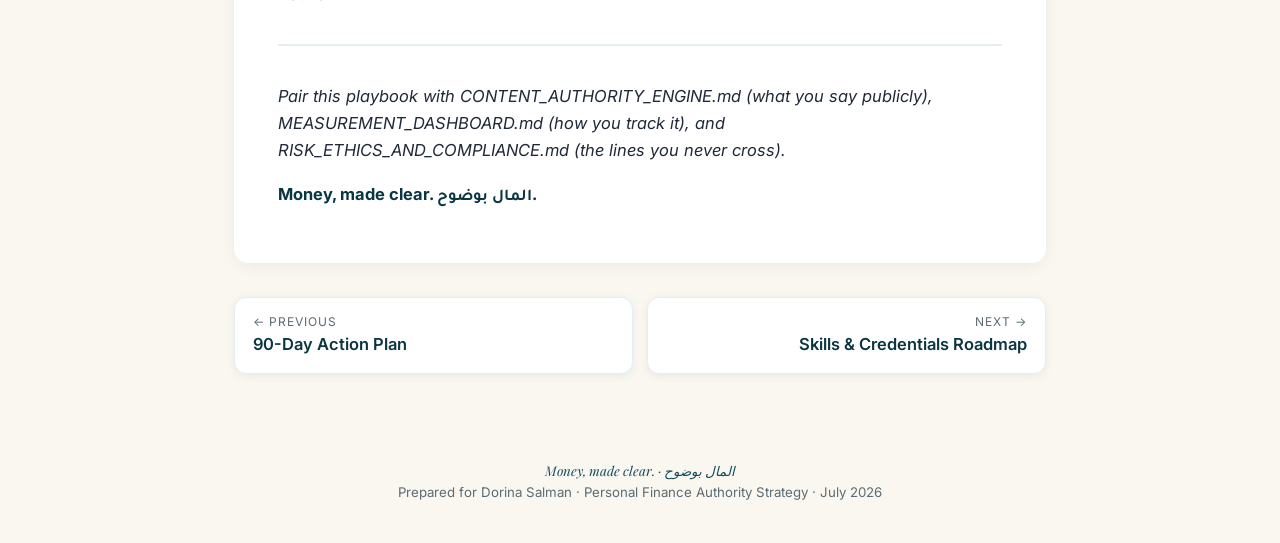
<file: outreach-playbook.html>
<!DOCTYPE html>
<html lang="en">
<head>
<meta charset="utf-8">
<meta name="viewport" content="width=device-width, initial-scale=1">
<title>Outreach & Networking Playbook — Dorina Salman Strategy</title>
<link rel="preconnect" href="https://fonts.googleapis.com">
<link href="https://fonts.googleapis.com/css2?family=Playfair+Display:ital,wght@0,600;0,700;1,600&family=Inter:wght@400;600&family=Tajawal:wght@400;500;700&display=swap" rel="stylesheet">
<link rel="stylesheet" href="assets/style.css">
</head>
<body>
<header class="site-head">
  <div class="head-inner">
    <div class="brandmark">DS</div>
    <div class="head-titles">
      <div class="t1">Dorina Salman — Finance Authority Strategy</div>
      <div class="t2">Document 8 of 14 · Execution</div>
    </div>
    <div class="head-actions">
      <a class="btn" href="index.html">All documents</a>
      <button class="btn gold" onclick="window.print()">Print / PDF</button>
    </div>
  </div>
</header>
<main>
  <div class="crumbs"><a href="index.html">Home</a> › Outreach & Networking Playbook</div>
  <article class="doc-card">
<h1>Outreach &amp; Networking Playbook</h1>
<h3>Building Dorina Salman&rsquo;s Professional Network from a Clean Slate</h3>
<p><em>&ldquo;Money, made clear.&rdquo; — &ldquo;المال بوضوح.&rdquo;</em></p>
<hr />
<h2>1. Networking Philosophy: Give First, Never Spam</h2>
<p>You are starting from roughly 4 connections — and that is a genuine advantage. You get to build a network that is 100% intentional: every connection chosen because the relationship could be real. No dead weight, no random accumulation, no old contacts who knew a different version of you.</p>
<p><strong>Five principles that govern everything in this playbook:</strong></p>
<ol>
<li><strong>Give before you ask.</strong> Comment on their work, share their post, answer their question, send them a useful template — <em>before</em> any request. People remember who showed up for them first.</li>
<li><strong>Personalize or don&rsquo;t send.</strong> Every connection request gets a note referencing something specific about <em>them</em>. A blank request is a coin flip; a personal note is a conversation starter.</li>
<li><strong>Never pitch in the first message.</strong> Or the second. You are building relationships, not running a sales campaign. (There is nothing to sell yet anyway — which makes this period the perfect time to build goodwill with no agenda.)</li>
<li><strong>Quality beats volume.</strong> 10–15 thoughtful requests a day maximum. LinkedIn penalizes mass invitations, and so do humans.</li>
<li><strong>Every interaction is content research.</strong> The questions people ask you in DMs and comments become your next posts. The network feeds the engine.</li>
</ol>
<hr />
<h2>2. Target Connection Map — Six Groups</h2>
<h3>Group A — Lebanese &amp; Regional Finance Professionals and Accountants</h3>
<p><strong>Why:</strong> They are your future collaborators, referral partners, and credibility-by-association. Accountants constantly meet clients whose records are chaos — exactly the problem you solve at the organizational level. You are not their competitor; you are their upstream.
<strong>How to find:</strong> LinkedIn search &ldquo;accountant&rdquo; / &ldquo;auditor&rdquo; / &ldquo;financial controller&rdquo; + Lebanon or Beirut; members of the Lebanese Association of Certified Public Accountants (LACPA) network; commenters on regional finance posts; Big Four alumni now at regional firms.</p>
<h3>Group B — Small-Business Owners &amp; Freelancers (Lebanon + GCC)</h3>
<p><strong>Why:</strong> Your core future audience and, eventually, Wudooh Finance&rsquo;s client base. Their questions shape your content; their trust becomes your reputation.
<strong>How to find:</strong> LinkedIn hashtags (#LebaneseBusiness, #FreelancersLebanon, #SmallBusinessMENA); founders posting about their shops, agencies, and studios; Lebanese entrepreneurship communities and pages; freelancer platforms&rsquo; community members who are active on LinkedIn.</p>
<h3>Group C — Former Colleagues &amp; AOU Alumni</h3>
<p><strong>Why:</strong> Your warm circle — people who already know your work ethic. They provide your first likes, first comments, and first endorsements, which teach the algorithm (and new visitors) that your profile is alive.
<strong>How to find:</strong> LinkedIn&rsquo;s &ldquo;People you may know&rdquo; once your profile lists Arab Open University and your work history; the AOU – Lebanon alumni page (&ldquo;Alumni&rdquo; tab on the university&rsquo;s LinkedIn page lets you filter by year and field); colleagues from your law-firm years and current TiKiT circle.</p>
<h3>Group D — HR Professionals &amp; Recruiters at Regional Firms</h3>
<p><strong>Why:</strong> Your positioning is <em>also</em> career positioning. Recruiters searching for &ldquo;financial operations,&rdquo; &ldquo;office manager finance,&rdquo; or &ldquo;administrative + finance&rdquo; profiles in Lebanon and the GCC should find you. A visible, credible profile turns you from applicant into candidate-who-gets-approached.
<strong>How to find:</strong> LinkedIn search &ldquo;Talent Acquisition&rdquo; / &ldquo;Recruiter&rdquo; + Lebanon, UAE, KSA, Qatar; recruiters at regional agencies who post job openings in finance/admin; HR managers at companies you&rsquo;d genuinely consider.</p>
<h3>Group E — Finance Content Creators (Arabic + English)</h3>
<p><strong>Why:</strong> Their audiences are your future audience. Consistent, intelligent commenting on their posts is the single fastest visibility engine available to a new account — and later, co-content with even one mid-size Arabic finance creator can outperform months of solo posting.
<strong>How to find:</strong> Search LinkedIn for Arabic personal-finance and money-management content; follow hashtags like #PersonalFinance, #ماليات, #ادخار, #ريادة_أعمال; note who the algorithm surfaces once you engage; include regional financial-literacy platforms and their founders.</p>
<h3>Group F — TiKiT Colleagues &amp; Marketing-World Contacts</h3>
<p><strong>Why:</strong> Your current daily network — and secretly powerful: marketers understand content, distribution, and branding. They will amplify your early posts, give sharp feedback on your hooks, and many freelancers/agency owners in their orbit are Group B prospects.
<strong>How to find:</strong> You already know them. Connect with everyone at TiKiT, then their engaged connections, plus agency owners and marketing freelancers in the Lebanese marketing scene.</p>
<hr />
<h2>3. The 4-Wave Connection Plan (Aligned to the 90-Day Plan)</h2>
<p><strong>Volume rule for all waves: 10–15 personalized requests per day maximum.</strong> Slower is fine; unpersonalized is not. Expect a 30–50% acceptance rate — that is normal and healthy.</p>
<table>
<thead>
<tr>
<th>Wave</th>
<th>When</th>
<th>Who</th>
<th>Weekly target</th>
<th>Purpose</th>
</tr>
</thead>
<tbody>
<tr>
<td><strong>Wave 1 — Warm Circle</strong></td>
<td>Days 1–14 (after profile rewrite is live)</td>
<td>Groups C + F: colleagues, classmates, AOU alumni, TiKiT</td>
<td>30–50 requests/week</td>
<td>Build the base audience before content ramps; guarantee early engagement</td>
</tr>
<tr>
<td><strong>Wave 2 — Adjacent Professionals</strong></td>
<td>Days 15–35</td>
<td>Group A + first Group D: accountants, finance professionals, selected recruiters</td>
<td>50–70 requests/week</td>
<td>Surround yourself with the profession you&rsquo;re entering; learn its language</td>
</tr>
<tr>
<td><strong>Wave 3 — Target Audience</strong></td>
<td>Days 36–65</td>
<td>Group B: small-business owners, freelancers</td>
<td>50–70 requests/week</td>
<td>Grow the audience your content serves; harvest questions and topics</td>
</tr>
<tr>
<td><strong>Wave 4 — Creators &amp; Partners</strong></td>
<td>Days 66–90</td>
<td>Group E + deeper Group A: creators, potential collaborators</td>
<td>30–50 requests/week (plus daily commenting throughout)</td>
<td>Open collaboration doors; begin partnership conversations</td>
</tr>
</tbody>
</table>
<p><strong>Standing rules across all waves:</strong>
- Comment on a person&rsquo;s post <em>before</em> sending the request whenever possible — acceptance rates roughly double.
- After each wave, spend 2–3 days engaging with new connections&rsquo; content instead of sending more requests.
- Log everything in the tracking sheet (Section 10). Memory is not a system.</p>
<hr />
<h2>4. Scripts — Paste-Ready Templates (EN + AR)</h2>
<p>Adapt names and details; never send two identical messages to people who might know each other.</p>
<h3>4.1 Connection Notes (4 variants by group)</h3>
<p><strong>Variant 1 — Finance professionals / accountants (Group A):</strong></p>
<blockquote>
<p>EN: Hi [Name], I&rsquo;m a business administrator in Lebanon going deep into financial operations and bookkeeping, and I&rsquo;m deliberately building a network of finance professionals I can learn from. Your post on [topic] was exactly the kind of practical thinking I appreciate. Would be glad to connect.</p>
<p>AR: مرحبًا [الاسم]، أعمل في مجال إدارة الأعمال في لبنان وأتخصص حاليًا في العمليات المالية ومسك الدفاتر، وأحرص على بناء شبكة من المتخصصين الماليين أتعلم منهم. أعجبني منشورك حول [الموضوع] لطرحه العملي. يسعدني التواصل معك.</p>
</blockquote>
<p><strong>Variant 2 — Small-business owners / freelancers (Group B):</strong></p>
<blockquote>
<p>EN: Hi [Name], I loved seeing what you&rsquo;re building with [business/project]. I share practical content on organizing business finances — cash flow, invoicing, keeping clean records — for small businesses here in Lebanon and the region. No pitch, just glad to connect with people doing real work.</p>
<p>AR: مرحبًا [الاسم]، أعجبني ما تبنيه في [اسم المشروع]. أشارك محتوى عمليًا حول تنظيم الأمور المالية للأعمال الصغيرة — التدفق النقدي، الفواتير، والسجلات المنظمة — في لبنان والمنطقة. يسعدني التواصل مع أصحاب المشاريع الجادّين.</p>
</blockquote>
<p><strong>Variant 3 — Warm circle: colleagues &amp; AOU alumni (Groups C/F):</strong></p>
<blockquote>
<p>EN: Hi [Name], it&rsquo;s been a while! I&rsquo;m rebuilding my LinkedIn presence around something I&rsquo;ve become passionate about — financial clarity and money organization — and I wanted my network to start with people I actually know. Hope you&rsquo;re doing well; would love to reconnect.</p>
<p>AR: مرحبًا [الاسم]، مرّ وقت طويل! أعيد بناء حضوري على لينكد إن حول مجال أصبحت شغوفة به — الوضوح المالي وتنظيم الأموال — وأردت أن تبدأ شبكتي بأشخاص أعرفهم فعلًا. أتمنى أن تكون بخير، ويسعدني تجديد التواصل.</p>
</blockquote>
<p><strong>Variant 4 — Recruiters / HR (Group D):</strong></p>
<blockquote>
<p>EN: Hi [Name], I&rsquo;m a business administrator in Lebanon (B.B.A., 12+ years of operations experience) currently specializing in financial operations and bookkeeping. I follow the roles you share in the region and would value being on your radar as I build in this direction. Glad to connect.</p>
<p>AR: مرحبًا [الاسم]، أعمل في الإدارة في لبنان (إجازة في إدارة الأعمال وخبرة تفوق ١٢ عامًا في العمليات)، وأتخصص حاليًا في العمليات المالية ومسك الدفاتر. أتابع الفرص التي تشاركها في المنطقة ويسعدني أن أكون ضمن شبكتك المهنية.</p>
</blockquote>
<h3>4.2 Post-Accept Thank-You (send within 48 hours; expect nothing back)</h3>
<blockquote>
<p>EN: Thanks for connecting, [Name]! Quick intro: I help make money matters clearer — budgeting, cash flow, and financial organization for individuals and small businesses, in English and Arabic. If there&rsquo;s ever a money-organization topic you&rsquo;d like explained simply, tell me — reader questions become my best posts. No reply needed — glad to have you here.</p>
<p>AR: شكرًا لقبول التواصل، [الاسم]! تعريف سريع: أساعد في جعل الأمور المالية أوضح — الميزانية والتدفق النقدي والتنظيم المالي للأفراد والأعمال الصغيرة، بالعربية والإنجليزية. إن كان هناك موضوع مالي تودّ شرحه ببساطة، أخبرني — أسئلة القرّاء تتحول عندي إلى أفضل المنشورات. لا حاجة للرد — سعيدة بوجودك في شبكتي.</p>
</blockquote>
<h3>4.3 Value-First Follow-Up (2–4 weeks after connecting, only when genuinely relevant)</h3>
<blockquote>
<p>EN: Hi [Name], I remembered you mentioned [their challenge — e.g., chasing invoices / tracking cash] — I recently put together a simple [template/checklist] for exactly that, and I&rsquo;d be happy to send it over. Free, no strings; if it&rsquo;s useful, that&rsquo;s the whole point.</p>
<p>AR: مرحبًا [الاسم]، تذكرت أنك ذكرت [التحدي — مثل متابعة الفواتير / تتبع المصاريف النقدية] — أعددت مؤخرًا [قالبًا/قائمة تحقق] بسيطة لهذا الموضوع تحديدًا، ويسعدني إرسالها لك. مجانًا وبدون أي مقابل — إن كانت مفيدة فهذا هو الهدف.</p>
</blockquote>
<h3>4.4 Collaboration / Partnership Pitch (Month 3+, only after weeks of mutual engagement)</h3>
<blockquote>
<p>EN: Hi [Name], I&rsquo;ve really valued exchanging ideas with you these past weeks. An idea: our audiences overlap but our angles differ — you cover [their strength, e.g., tax/accounting], I focus on financial organization and cash-flow clarity. Would you be open to a joint piece — a co-written post, or a short live Q&amp;A — on [specific topic, e.g., &ldquo;getting your records accountant-ready before year-end&rdquo;]? I&rsquo;d handle the drafting and organization; you bring the [expertise]. Happy to shape it however works for you.</p>
<p>AR: مرحبًا [الاسم]، استفدت كثيرًا من تبادل الأفكار معك خلال الأسابيع الماضية. لديّ فكرة: جمهورانا متقاربان لكن زاويتانا مختلفتان — أنت تغطي [مجاله، مثل الضرائب/المحاسبة] وأنا أركّز على التنظيم المالي ووضوح التدفق النقدي. هل لديك استعداد لعمل مشترك — منشور نكتبه معًا أو لقاء قصير للأسئلة والأجوبة — حول [موضوع محدد، مثل &ldquo;تجهيز سجلاتك قبل نهاية السنة&rdquo;]؟ أتولى أنا الصياغة والتنظيم، وتضيف أنت خبرتك المتخصصة. ويسعدني ترتيبه بالطريقة التي تناسبك.</p>
</blockquote>
<h3>4.5 Informational Coffee-Chat Ask (for professionals you admire; ask for 20 minutes, not mentorship)</h3>
<blockquote>
<p>EN: Hi [Name], I&rsquo;ve been following your work in [field] and learning a lot from it. I&rsquo;m transitioning from business administration into financial operations, and I&rsquo;d genuinely value 20 minutes of your perspective — how you built your path, and what you&rsquo;d focus on first if you were starting today. Virtual or in person in [Beirut/area], whenever suits you. And if you&rsquo;re too busy, no problem at all — I&rsquo;ll keep learning from your posts.</p>
<p>AR: مرحبًا [الاسم]، أتابع عملك في [المجال] وأتعلم منه الكثير. أنتقل حاليًا من الإدارة إلى العمليات المالية، وسأقدّر كثيرًا ٢٠ دقيقة من وقتك — كيف بنيت مسارك، وما الذي كنت ستركّز عليه أولًا لو بدأت اليوم؟ عن بُعد أو حضوريًا في [بيروت/المنطقة]، في الوقت الذي يناسبك. وإن كان وقتك لا يسمح فلا مشكلة إطلاقًا — سأواصل التعلم من منشوراتك.</p>
</blockquote>
<h3>4.6 Recruiter Conversation Reply (when a recruiter reaches out)</h3>
<blockquote>
<p>EN: Hi [Name], thank you for reaching out — I appreciate it. Quick snapshot: 12+ years in business administration and operations, a B.B.A., and a current specialization in financial operations and bookkeeping (certificates in progress). I&rsquo;m most interested in roles that combine administration with financial responsibility — operations, finance admin, office management with finance ownership. Happy to share my CV or schedule a call this week. Could you tell me more about the role and its finance scope?</p>
<p>AR: مرحبًا [الاسم]، شكرًا لتواصلك — أقدّر ذلك. نبذة سريعة: خبرة تفوق ١٢ عامًا في الإدارة والعمليات، إجازة في إدارة الأعمال، وتخصص حالي في العمليات المالية ومسك الدفاتر (شهادات قيد الإنجاز). أهتم بالأدوار التي تجمع بين الإدارة والمسؤولية المالية — العمليات، الإدارة المالية، أو إدارة المكاتب مع مهام مالية. يسعدني إرسال سيرتي الذاتية أو تحديد مكالمة هذا الأسبوع. هل يمكنك إخباري أكثر عن الدور ونطاقه المالي؟</p>
</blockquote>
<hr />
<h2>5. Commenting Strategy — Your Fastest Visibility Engine</h2>
<p>For a new account, comments outperform posts: a thoughtful comment on a large post puts you in front of thousands who would never otherwise see you. Target: <strong>3–5 high-value comments daily</strong> (built into the 15-minute routine in CONTENT_AUTHORITY_ENGINE.md).</p>
<p><strong>A high-value comment:</strong>
- Is 2–5 sentences (one-liners are invisible; essays are skipped).
- Adds one of: a concrete example, a complementary point, a respectful nuance, a sharp question, or a Lebanon/regional angle.
- Never corrects rudely, never hijacks with self-promotion, never pastes a link.</p>
<p><strong>Five example comments (adapt, don&rsquo;t copy):</strong>
1. <em>On an accountant&rsquo;s post about messy client records:</em> &ldquo;This matches what I see from the operations side — the problem usually starts eleven months before tax season, in daily habits. A simple weekly 15-minute filing ritual would save clients money on your fees and save you the shoebox. Do you find clients accept small habit changes more easily than big system changes?&rdquo;
2. <em>On a budgeting post by a creator:</em> &ldquo;The ranges point deserves more attention. In Lebanon, where prices can shift between two grocery trips, exact-number budgets die in week one — ranges plus a &lsquo;life happens&rsquo; line is the only design I&rsquo;ve seen survive. Thanks for putting it so clearly.&rdquo;
3. <em>On a founder&rsquo;s post about cash-flow stress:</em> &ldquo;The invisible part is often timing, not amount — money arriving on the 30th when obligations land on the 15th. A one-page month-ahead cash calendar makes that visible fast. Congratulations on how you handled this quarter.&rdquo;
4. <em>On a recruiter&rsquo;s post about standout candidates:</em> &ldquo;Would add: candidates who can show a <em>system</em> they built — a tracker, a process, a checklist — stand out even more than ones who list responsibilities. Systems are proof, titles are claims.&rdquo;
5. <em>On an Arabic post about saving:</em> &ldquo;نقطة مهمة جدًا. أضيف من تجربتي: الادخار الذي ينجح هو الذي يحدث تلقائيًا في بداية الشهر، لا ما يتبقى في آخره — لأن &lsquo;ما يتبقى&rsquo; نادرًا ما يتبقى. شكرًا على الطرح الواضح.&rdquo;</p>
<hr />
<h2>6. DM Etiquette &amp; Red Flags</h2>
<p><strong>Etiquette:</strong>
- Never pitch anything in a first message — no services, no links, no &ldquo;quick call?&rdquo;
- Match their language (Arabic to Arabic, English to English) and their formality level.
- Reply to every genuine DM within 24–48 hours; a short warm reply beats a delayed perfect one.
- If someone sends you spam, decline politely once, then disengage. Never argue in DMs.</p>
<p><strong>Hard red lines (see RISK_ETHICS_AND_COMPLIANCE.md for the full framework):</strong>
- <strong>Never give personalized investment, tax, or legal advice in DMs</strong> — no &ldquo;should I buy dollars/gold/crypto,&rdquo; no &ldquo;which bank,&rdquo; no tax questions. Standard reply: <em>&ldquo;That&rsquo;s a decision that needs a licensed professional who knows your full situation — I don&rsquo;t give personalized investment/tax advice. What I can help with is organizing the numbers so that conversation is productive.&rdquo;</em>
- Never discuss anyone&rsquo;s specific finances in public comments — move sensitive threads to DM, and even there, stay organizational.
- Never share screenshots of private conversations, even anonymized, without explicit permission.
- Decline any &ldquo;partnership&rdquo; involving promoting financial products, trading platforms, or investment schemes — one such post can destroy two years of credibility.</p>
<hr />
<h2>7. Partnership Plays (Month 3 Onward)</h2>
<ol>
<li><strong>Co-posts with accountants (Group A).</strong> You write the plain-language organizational half; they add the technical accounting half. Both audiences see both names. Start with the accountant you&rsquo;ve engaged with most.</li>
<li><strong>Mini-webinar / LinkedIn Live with an accountant or auditor.</strong> 30–45 minutes: &ldquo;Getting Your Records Accountant-Ready.&rdquo; You moderate and cover organization; they answer technical questions. Recording becomes a Featured-section asset.</li>
<li><strong>Community group value drops.</strong> Join Lebanese entrepreneur and freelancer groups (LinkedIn, Facebook, WhatsApp). Contribute answers for weeks before ever mentioning your content; when someone asks a money-organization question, answer fully in-thread — the profile visits follow on their own.</li>
<li><strong>AOU alumni events.</strong> Attend alumni gatherings and offer the alumni office a free 45-minute session — &ldquo;Personal Money Clarity for New Graduates.&rdquo; Universities constantly need practical speakers; alumni speaker credit is credibility you can post about.</li>
<li><strong>Creator exchanges (Group E).</strong> Offer Arabic adaptations of an English creator&rsquo;s best framework (with full credit and their agreement) or a &ldquo;5 questions with…&rdquo; interview post. Interview formats let you borrow authority gracefully while giving genuine value.</li>
<li><strong>Template collaborations.</strong> Build a bilingual template <em>with</em> a partner (e.g., an invoice tracker reviewed by an accountant: &ldquo;reviewed by [Name], CPA&rdquo;). Their review costs them 20 minutes and gives your asset a stamp of professional confidence.</li>
</ol>
<hr />
<h2>8. Offline Networking in Lebanon</h2>
<p>Online authority converts fastest when reinforced in person — and Lebanon&rsquo;s business world still runs substantially on personal relationships.</p>
<ul>
<li><strong>Entrepreneurship &amp; startup meetups:</strong> Beirut&rsquo;s ecosystem events, incubator open days, and startup community gatherings (follow Beirut Digital District and similar hubs&rsquo; event calendars). Go with a one-line intro ready: <em>&ldquo;I help individuals and small businesses organize their money and understand their cash flow.&rdquo;</em></li>
<li><strong>Chambers of commerce:</strong> The Chamber of Commerce, Industry and Agriculture of Beirut &amp; Mount Lebanon (CCIA-BML) and regional chambers run SME workshops and networking events — exactly your Group B in physical form.</li>
<li><strong>University events:</strong> AOU alumni events first (warmest door), then guest-session offers to business faculties once you have 6+ months of content to show.</li>
<li><strong>Professional association events:</strong> LACPA and finance-community seminars welcome attendees; going as a learner is both genuine and a Group A networking goldmine.</li>
<li><strong>TiKiT&rsquo;s own network:</strong> marketing agencies host and attend client events constantly — quietly one of your best offline channels.</li>
</ul>
<p><strong>After every offline conversation:</strong> connect on LinkedIn within 24 hours with a note referencing the conversation. Offline → online capture is the whole point.</p>
<hr />
<h2>9. Weekly Outreach Rhythm (Summary)</h2>
<table>
<thead>
<tr>
<th>Day</th>
<th>Action</th>
</tr>
</thead>
<tbody>
<tr>
<td>Mon–Fri</td>
<td>10–15 personalized connection requests (per current wave) + daily 15-min engagement routine</td>
</tr>
<tr>
<td>Within 48h of accepts</td>
<td>Thank-you message (4.2)</td>
</tr>
<tr>
<td>Wednesday</td>
<td>Review DMs for value-first follow-up opportunities (4.3)</td>
</tr>
<tr>
<td>Friday</td>
<td>Log the week in the tracking sheet; flag 2–3 relationships to deepen next week</td>
</tr>
<tr>
<td>Monthly</td>
<td>One partnership/coffee-chat ask (4.4/4.5); one offline event where feasible</td>
</tr>
</tbody>
</table>
<hr />
<h2>10. Tracking Sheet Structure</h2>
<p>One simple spreadsheet (Google Sheets or Excel), one row per person. Update in the Friday five minutes — do not let it become a project.</p>
<table>
<thead>
<tr>
<th>Column</th>
<th>Content</th>
</tr>
</thead>
<tbody>
<tr>
<td>Name</td>
<td>Full name</td>
</tr>
<tr>
<td>Group</td>
<td>A–F (from the target map)</td>
</tr>
<tr>
<td>Wave</td>
<td>1–4</td>
</tr>
<tr>
<td>Date requested</td>
<td>When you sent the request</td>
</tr>
<tr>
<td>Accepted?</td>
<td>Y / N / Pending</td>
</tr>
<tr>
<td>Thank-you sent</td>
<td>Date</td>
</tr>
<tr>
<td>Last interaction</td>
<td>Date + one word (comment / DM / call / event)</td>
</tr>
<tr>
<td>Notes</td>
<td>What they care about, challenges they mentioned, content ideas they sparked</td>
</tr>
<tr>
<td>Next step</td>
<td>One concrete action + rough date (e.g., &ldquo;send invoice template — early Sep&rdquo;)</td>
</tr>
<tr>
<td>Warmth</td>
<td>Cold / Warm / Hot (Hot = replies, engages, potential partner)</td>
</tr>
</tbody>
</table>
<p><strong>Monthly habit:</strong> sort by Warmth, pick the top 5 &ldquo;Hot&rdquo; relationships, and invest deliberately in them next month. Five real relationships per month = 60 meaningful professional allies in year one — from a starting point of four connections. That is how a clean slate becomes a network.</p>
<hr />
<p><em>Pair this playbook with CONTENT_AUTHORITY_ENGINE.md (what you say publicly), MEASUREMENT_DASHBOARD.md (how you track it), and RISK_ETHICS_AND_COMPLIANCE.md (the lines you never cross).</em></p>
<p><strong>Money, made clear. المال بوضوح.</strong></p>
  </article>
  <nav class="pager">
    <a class="prev" href="90-day-plan.html"><div class="dir">&larr; Previous</div><div class="name">90-Day Action Plan</div></a>
    <a class="next" href="skills-roadmap.html"><div class="dir">Next &rarr;</div><div class="name">Skills & Credentials Roadmap</div></a>
  </nav>
</main>
<footer class="site-foot">
  <div class="tagline">Money, made clear. · المال بوضوح</div>
  <div>Prepared for Dorina Salman · Personal Finance Authority Strategy · July 2026</div>
</footer>
</body>
</html>
</file>
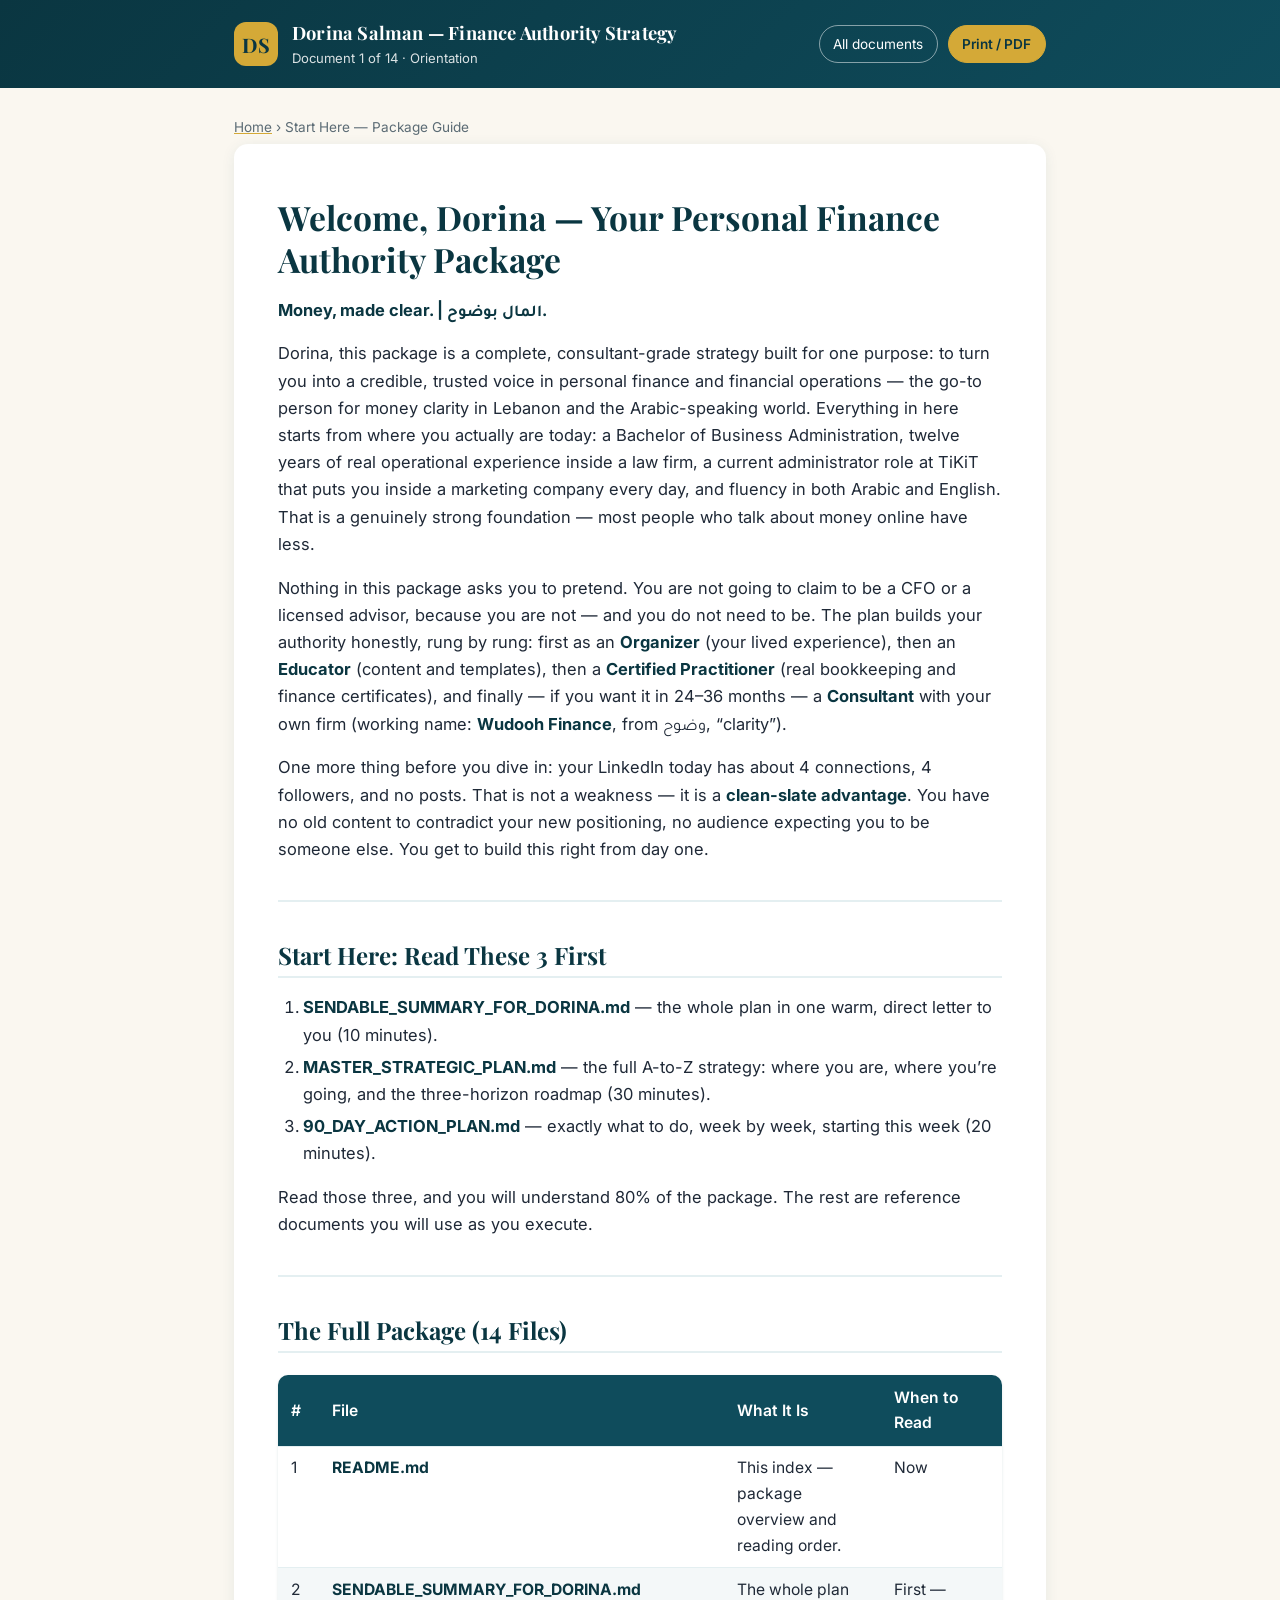
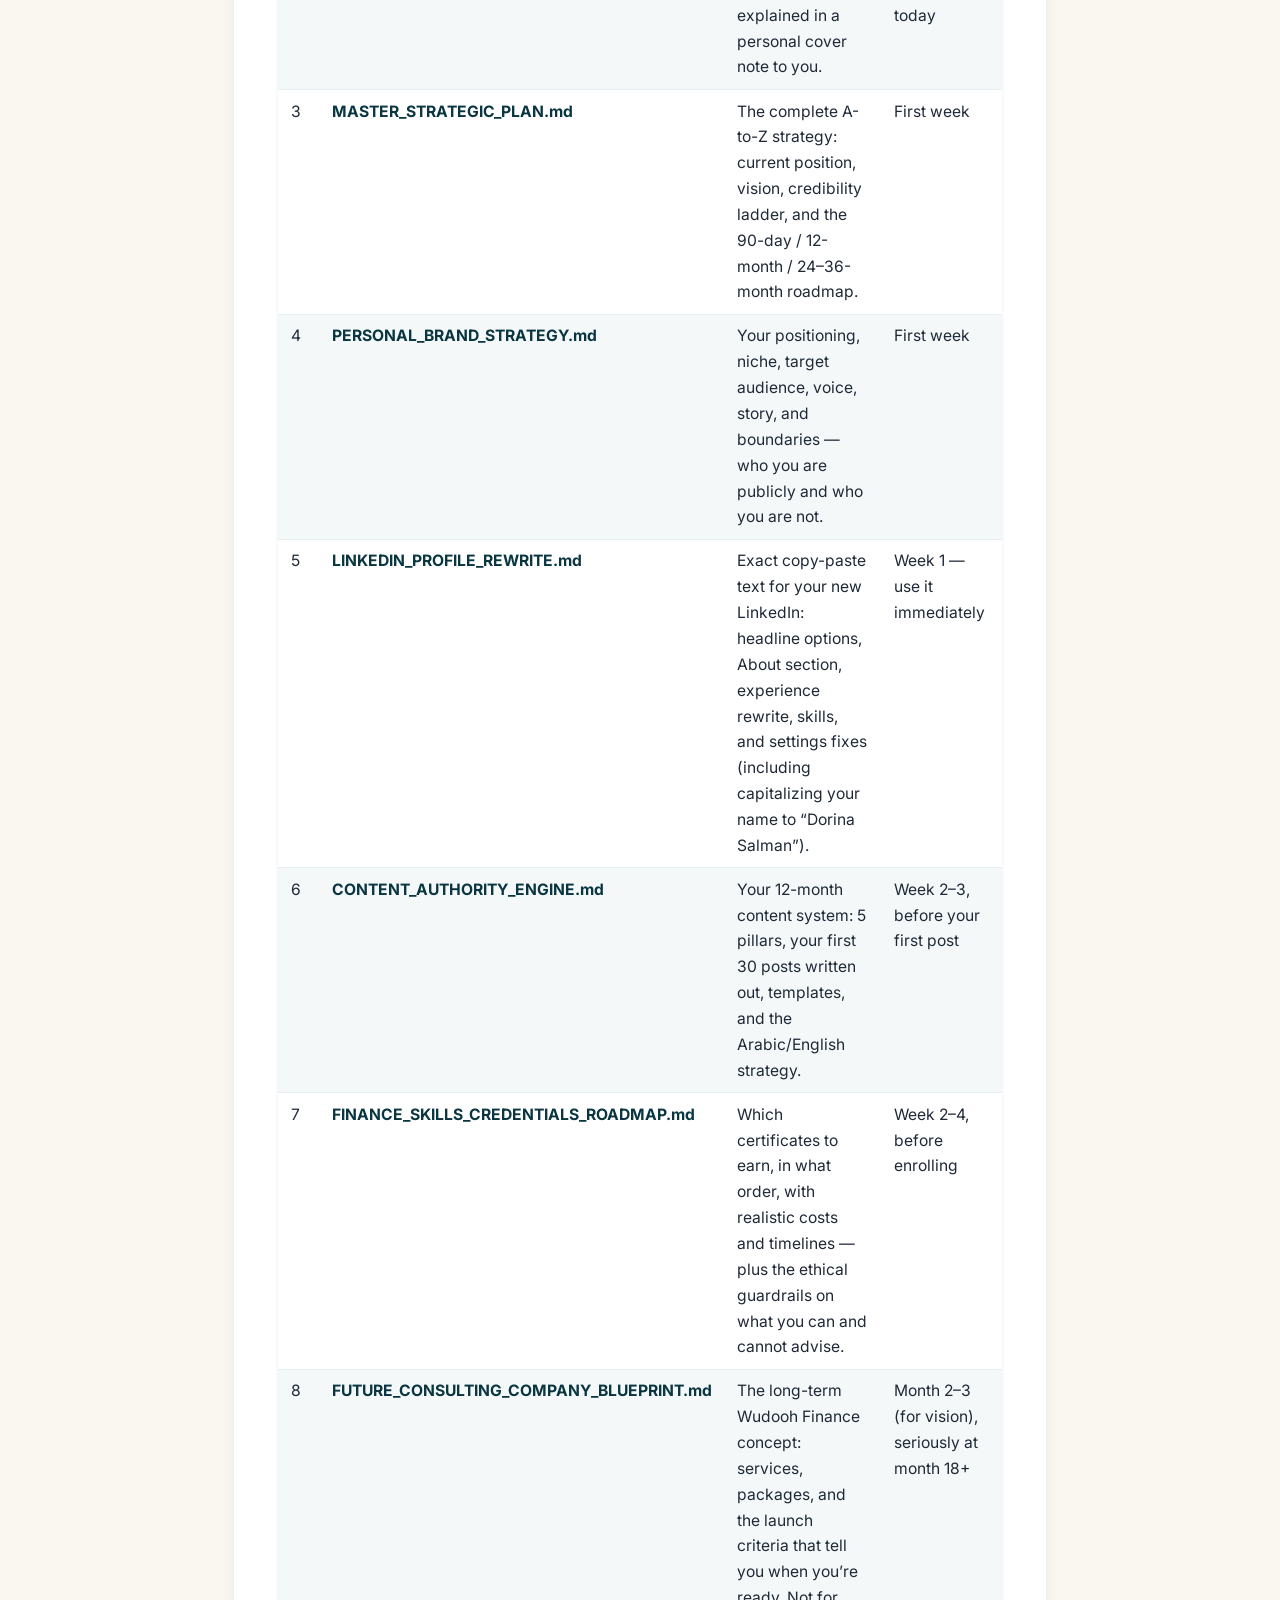
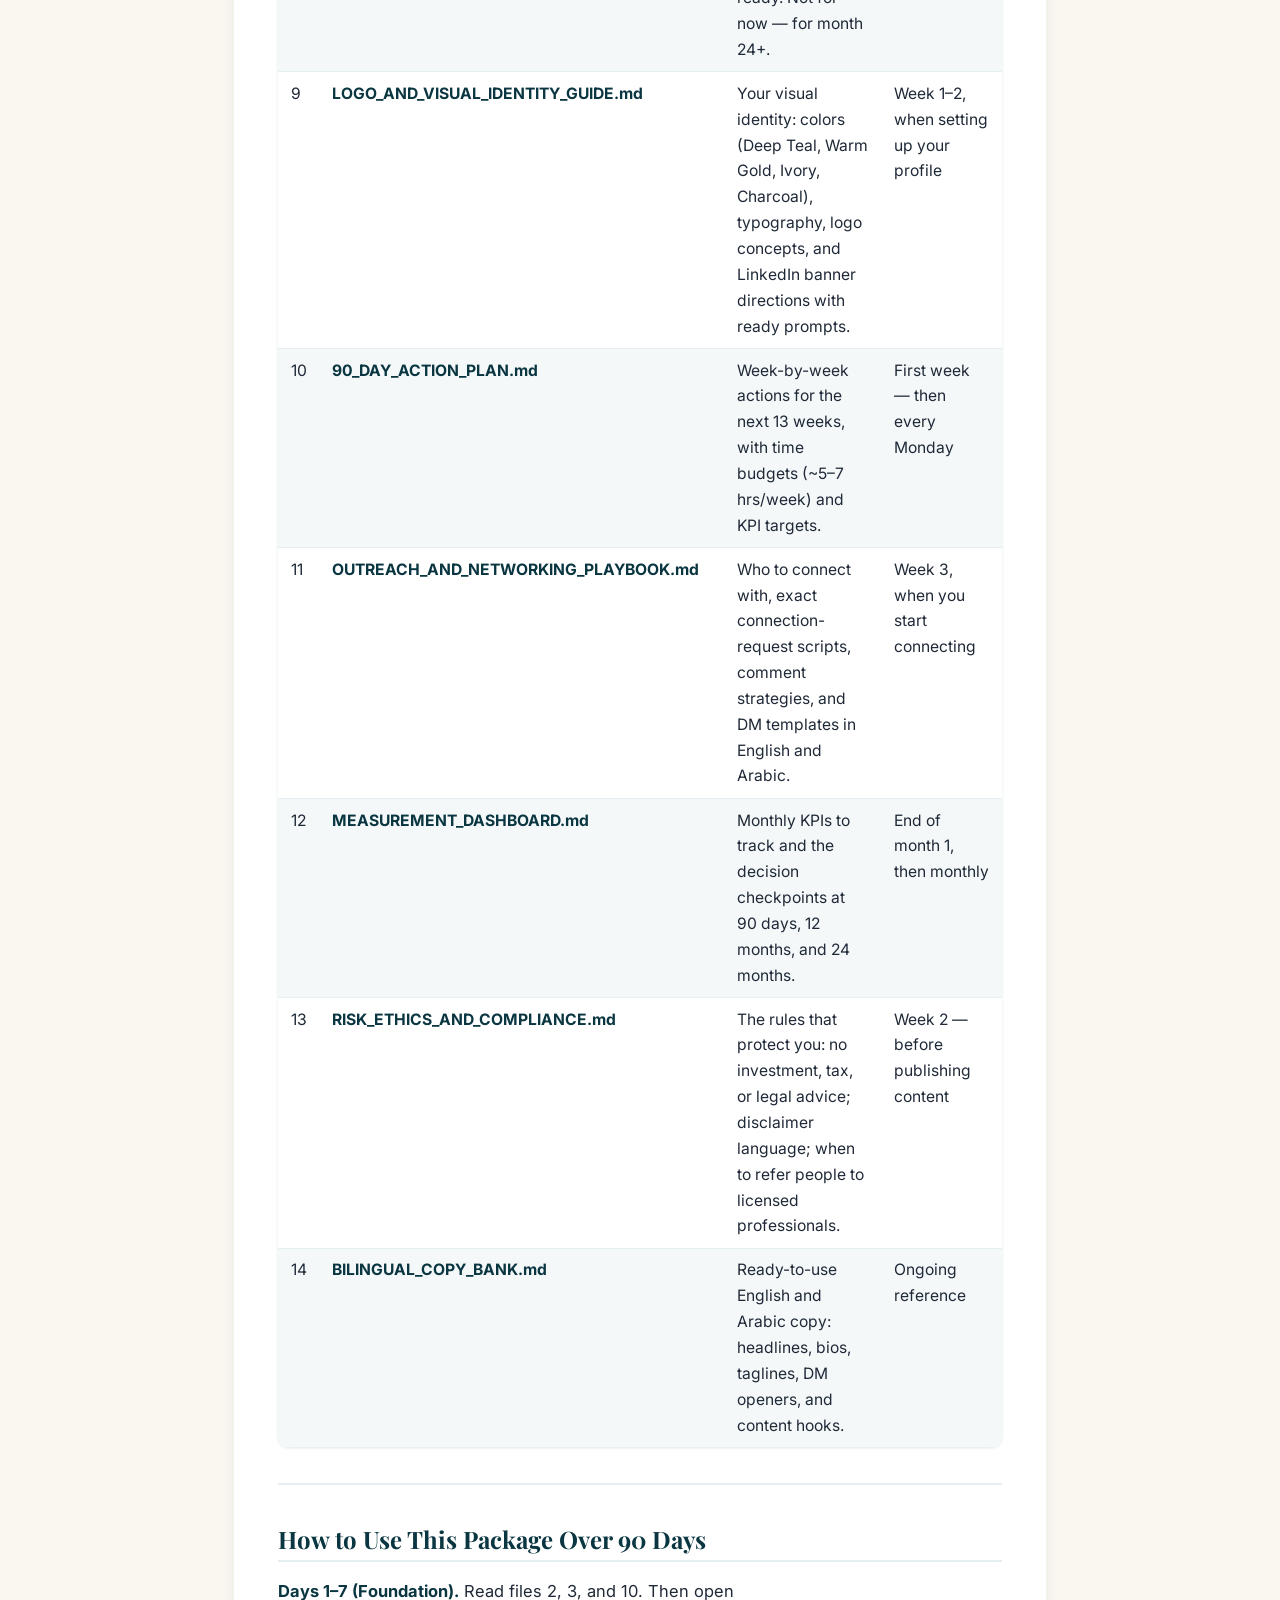
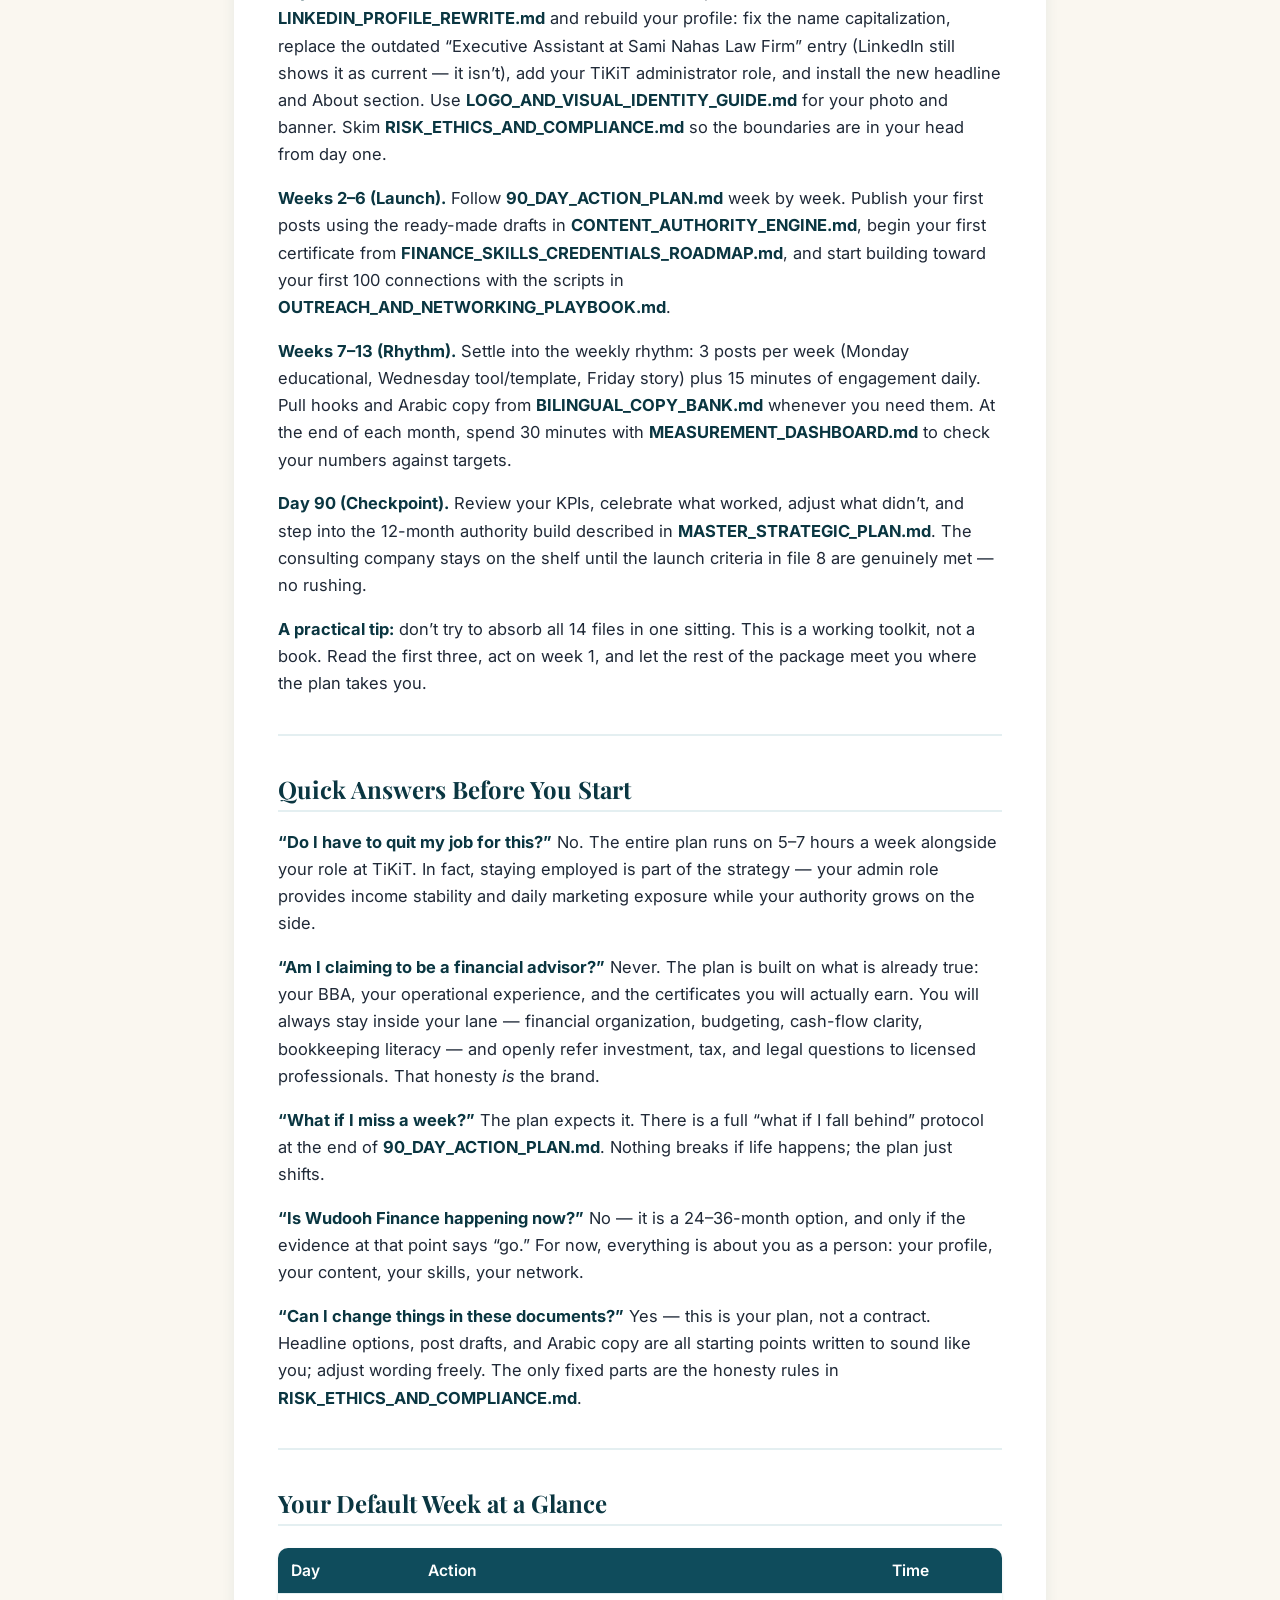
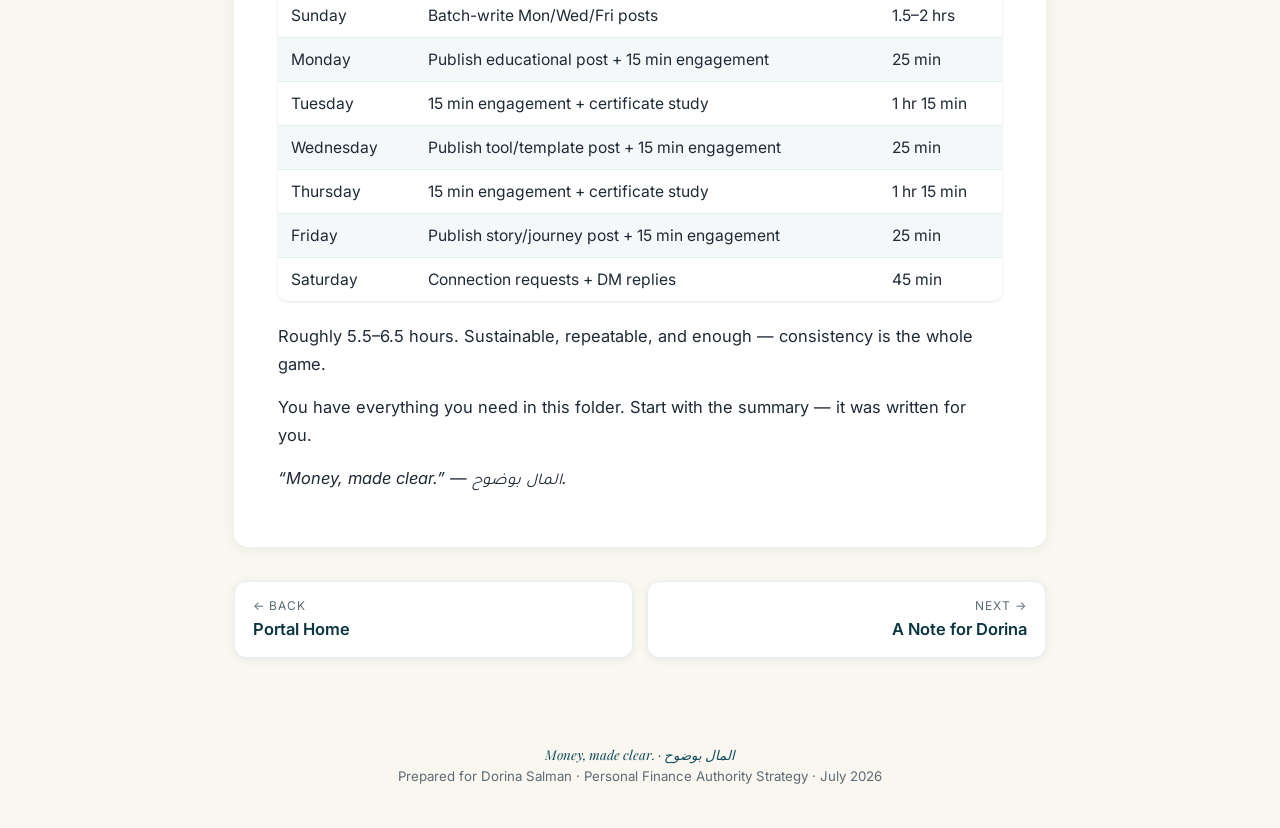
<file: readme.html>
<!DOCTYPE html>
<html lang="en">
<head>
<meta charset="utf-8">
<meta name="viewport" content="width=device-width, initial-scale=1">
<title>Start Here — Package Guide — Dorina Salman Strategy</title>
<link rel="preconnect" href="https://fonts.googleapis.com">
<link href="https://fonts.googleapis.com/css2?family=Playfair+Display:ital,wght@0,600;0,700;1,600&family=Inter:wght@400;600&family=Tajawal:wght@400;500;700&display=swap" rel="stylesheet">
<link rel="stylesheet" href="assets/style.css">
</head>
<body>
<header class="site-head">
  <div class="head-inner">
    <div class="brandmark">DS</div>
    <div class="head-titles">
      <div class="t1">Dorina Salman — Finance Authority Strategy</div>
      <div class="t2">Document 1 of 14 · Orientation</div>
    </div>
    <div class="head-actions">
      <a class="btn" href="index.html">All documents</a>
      <button class="btn gold" onclick="window.print()">Print / PDF</button>
    </div>
  </div>
</header>
<main>
  <div class="crumbs"><a href="index.html">Home</a> › Start Here — Package Guide</div>
  <article class="doc-card">
<h1>Welcome, Dorina — Your Personal Finance Authority Package</h1>
<p><strong>Money, made clear. | المال بوضوح.</strong></p>
<p>Dorina, this package is a complete, consultant-grade strategy built for one purpose: to turn you into a credible, trusted voice in personal finance and financial operations — the go-to person for money clarity in Lebanon and the Arabic-speaking world. Everything in here starts from where you actually are today: a Bachelor of Business Administration, twelve years of real operational experience inside a law firm, a current administrator role at TiKiT that puts you inside a marketing company every day, and fluency in both Arabic and English. That is a genuinely strong foundation — most people who talk about money online have less.</p>
<p>Nothing in this package asks you to pretend. You are not going to claim to be a CFO or a licensed advisor, because you are not — and you do not need to be. The plan builds your authority honestly, rung by rung: first as an <strong>Organizer</strong> (your lived experience), then an <strong>Educator</strong> (content and templates), then a <strong>Certified Practitioner</strong> (real bookkeeping and finance certificates), and finally — if you want it in 24–36 months — a <strong>Consultant</strong> with your own firm (working name: <strong>Wudooh Finance</strong>, from وضوح, &ldquo;clarity&rdquo;).</p>
<p>One more thing before you dive in: your LinkedIn today has about 4 connections, 4 followers, and no posts. That is not a weakness — it is a <strong>clean-slate advantage</strong>. You have no old content to contradict your new positioning, no audience expecting you to be someone else. You get to build this right from day one.</p>
<hr />
<h2>Start Here: Read These 3 First</h2>
<ol>
<li><strong>SENDABLE_SUMMARY_FOR_DORINA.md</strong> — the whole plan in one warm, direct letter to you (10 minutes).</li>
<li><strong>MASTER_STRATEGIC_PLAN.md</strong> — the full A-to-Z strategy: where you are, where you&rsquo;re going, and the three-horizon roadmap (30 minutes).</li>
<li><strong>90_DAY_ACTION_PLAN.md</strong> — exactly what to do, week by week, starting this week (20 minutes).</li>
</ol>
<p>Read those three, and you will understand 80% of the package. The rest are reference documents you will use as you execute.</p>
<hr />
<h2>The Full Package (14 Files)</h2>
<table>
<thead>
<tr>
<th>#</th>
<th>File</th>
<th>What It Is</th>
<th>When to Read</th>
</tr>
</thead>
<tbody>
<tr>
<td>1</td>
<td><strong>README.md</strong></td>
<td>This index — package overview and reading order.</td>
<td>Now</td>
</tr>
<tr>
<td>2</td>
<td><strong>SENDABLE_SUMMARY_FOR_DORINA.md</strong></td>
<td>The whole plan explained in a personal cover note to you.</td>
<td>First — today</td>
</tr>
<tr>
<td>3</td>
<td><strong>MASTER_STRATEGIC_PLAN.md</strong></td>
<td>The complete A-to-Z strategy: current position, vision, credibility ladder, and the 90-day / 12-month / 24–36-month roadmap.</td>
<td>First week</td>
</tr>
<tr>
<td>4</td>
<td><strong>PERSONAL_BRAND_STRATEGY.md</strong></td>
<td>Your positioning, niche, target audience, voice, story, and boundaries — who you are publicly and who you are not.</td>
<td>First week</td>
</tr>
<tr>
<td>5</td>
<td><strong>LINKEDIN_PROFILE_REWRITE.md</strong></td>
<td>Exact copy-paste text for your new LinkedIn: headline options, About section, experience rewrite, skills, and settings fixes (including capitalizing your name to &ldquo;Dorina Salman&rdquo;).</td>
<td>Week 1 — use it immediately</td>
</tr>
<tr>
<td>6</td>
<td><strong>CONTENT_AUTHORITY_ENGINE.md</strong></td>
<td>Your 12-month content system: 5 pillars, your first 30 posts written out, templates, and the Arabic/English strategy.</td>
<td>Week 2–3, before your first post</td>
</tr>
<tr>
<td>7</td>
<td><strong>FINANCE_SKILLS_CREDENTIALS_ROADMAP.md</strong></td>
<td>Which certificates to earn, in what order, with realistic costs and timelines — plus the ethical guardrails on what you can and cannot advise.</td>
<td>Week 2–4, before enrolling</td>
</tr>
<tr>
<td>8</td>
<td><strong>FUTURE_CONSULTING_COMPANY_BLUEPRINT.md</strong></td>
<td>The long-term Wudooh Finance concept: services, packages, and the launch criteria that tell you when you&rsquo;re ready. Not for now — for month 24+.</td>
<td>Month 2–3 (for vision), seriously at month 18+</td>
</tr>
<tr>
<td>9</td>
<td><strong>LOGO_AND_VISUAL_IDENTITY_GUIDE.md</strong></td>
<td>Your visual identity: colors (Deep Teal, Warm Gold, Ivory, Charcoal), typography, logo concepts, and LinkedIn banner directions with ready prompts.</td>
<td>Week 1–2, when setting up your profile</td>
</tr>
<tr>
<td>10</td>
<td><strong>90_DAY_ACTION_PLAN.md</strong></td>
<td>Week-by-week actions for the next 13 weeks, with time budgets (~5–7 hrs/week) and KPI targets.</td>
<td>First week — then every Monday</td>
</tr>
<tr>
<td>11</td>
<td><strong>OUTREACH_AND_NETWORKING_PLAYBOOK.md</strong></td>
<td>Who to connect with, exact connection-request scripts, comment strategies, and DM templates in English and Arabic.</td>
<td>Week 3, when you start connecting</td>
</tr>
<tr>
<td>12</td>
<td><strong>MEASUREMENT_DASHBOARD.md</strong></td>
<td>Monthly KPIs to track and the decision checkpoints at 90 days, 12 months, and 24 months.</td>
<td>End of month 1, then monthly</td>
</tr>
<tr>
<td>13</td>
<td><strong>RISK_ETHICS_AND_COMPLIANCE.md</strong></td>
<td>The rules that protect you: no investment, tax, or legal advice; disclaimer language; when to refer people to licensed professionals.</td>
<td>Week 2 — before publishing content</td>
</tr>
<tr>
<td>14</td>
<td><strong>BILINGUAL_COPY_BANK.md</strong></td>
<td>Ready-to-use English and Arabic copy: headlines, bios, taglines, DM openers, and content hooks.</td>
<td>Ongoing reference</td>
</tr>
</tbody>
</table>
<hr />
<h2>How to Use This Package Over 90 Days</h2>
<p><strong>Days 1–7 (Foundation).</strong> Read files 2, 3, and 10. Then open <strong>LINKEDIN_PROFILE_REWRITE.md</strong> and rebuild your profile: fix the name capitalization, replace the outdated &ldquo;Executive Assistant at Sami Nahas Law Firm&rdquo; entry (LinkedIn still shows it as current — it isn&rsquo;t), add your TiKiT administrator role, and install the new headline and About section. Use <strong>LOGO_AND_VISUAL_IDENTITY_GUIDE.md</strong> for your photo and banner. Skim <strong>RISK_ETHICS_AND_COMPLIANCE.md</strong> so the boundaries are in your head from day one.</p>
<p><strong>Weeks 2–6 (Launch).</strong> Follow <strong>90_DAY_ACTION_PLAN.md</strong> week by week. Publish your first posts using the ready-made drafts in <strong>CONTENT_AUTHORITY_ENGINE.md</strong>, begin your first certificate from <strong>FINANCE_SKILLS_CREDENTIALS_ROADMAP.md</strong>, and start building toward your first 100 connections with the scripts in <strong>OUTREACH_AND_NETWORKING_PLAYBOOK.md</strong>.</p>
<p><strong>Weeks 7–13 (Rhythm).</strong> Settle into the weekly rhythm: 3 posts per week (Monday educational, Wednesday tool/template, Friday story) plus 15 minutes of engagement daily. Pull hooks and Arabic copy from <strong>BILINGUAL_COPY_BANK.md</strong> whenever you need them. At the end of each month, spend 30 minutes with <strong>MEASUREMENT_DASHBOARD.md</strong> to check your numbers against targets.</p>
<p><strong>Day 90 (Checkpoint).</strong> Review your KPIs, celebrate what worked, adjust what didn&rsquo;t, and step into the 12-month authority build described in <strong>MASTER_STRATEGIC_PLAN.md</strong>. The consulting company stays on the shelf until the launch criteria in file 8 are genuinely met — no rushing.</p>
<p><strong>A practical tip:</strong> don&rsquo;t try to absorb all 14 files in one sitting. This is a working toolkit, not a book. Read the first three, act on week 1, and let the rest of the package meet you where the plan takes you.</p>
<hr />
<h2>Quick Answers Before You Start</h2>
<p><strong>&ldquo;Do I have to quit my job for this?&rdquo;</strong>
No. The entire plan runs on 5–7 hours a week alongside your role at TiKiT. In fact, staying employed is part of the strategy — your admin role provides income stability and daily marketing exposure while your authority grows on the side.</p>
<p><strong>&ldquo;Am I claiming to be a financial advisor?&rdquo;</strong>
Never. The plan is built on what is already true: your BBA, your operational experience, and the certificates you will actually earn. You will always stay inside your lane — financial organization, budgeting, cash-flow clarity, bookkeeping literacy — and openly refer investment, tax, and legal questions to licensed professionals. That honesty <em>is</em> the brand.</p>
<p><strong>&ldquo;What if I miss a week?&rdquo;</strong>
The plan expects it. There is a full &ldquo;what if I fall behind&rdquo; protocol at the end of <strong>90_DAY_ACTION_PLAN.md</strong>. Nothing breaks if life happens; the plan just shifts.</p>
<p><strong>&ldquo;Is Wudooh Finance happening now?&rdquo;</strong>
No — it is a 24–36-month option, and only if the evidence at that point says &ldquo;go.&rdquo; For now, everything is about you as a person: your profile, your content, your skills, your network.</p>
<p><strong>&ldquo;Can I change things in these documents?&rdquo;</strong>
Yes — this is your plan, not a contract. Headline options, post drafts, and Arabic copy are all starting points written to sound like you; adjust wording freely. The only fixed parts are the honesty rules in <strong>RISK_ETHICS_AND_COMPLIANCE.md</strong>.</p>
<hr />
<h2>Your Default Week at a Glance</h2>
<table>
<thead>
<tr>
<th>Day</th>
<th>Action</th>
<th>Time</th>
</tr>
</thead>
<tbody>
<tr>
<td>Sunday</td>
<td>Batch-write Mon/Wed/Fri posts</td>
<td>1.5–2 hrs</td>
</tr>
<tr>
<td>Monday</td>
<td>Publish educational post + 15 min engagement</td>
<td>25 min</td>
</tr>
<tr>
<td>Tuesday</td>
<td>15 min engagement + certificate study</td>
<td>1 hr 15 min</td>
</tr>
<tr>
<td>Wednesday</td>
<td>Publish tool/template post + 15 min engagement</td>
<td>25 min</td>
</tr>
<tr>
<td>Thursday</td>
<td>15 min engagement + certificate study</td>
<td>1 hr 15 min</td>
</tr>
<tr>
<td>Friday</td>
<td>Publish story/journey post + 15 min engagement</td>
<td>25 min</td>
</tr>
<tr>
<td>Saturday</td>
<td>Connection requests + DM replies</td>
<td>45 min</td>
</tr>
</tbody>
</table>
<p>Roughly 5.5–6.5 hours. Sustainable, repeatable, and enough — consistency is the whole game.</p>
<p>You have everything you need in this folder. Start with the summary — it was written for you.</p>
<p><em>&ldquo;Money, made clear.&rdquo; — المال بوضوح.</em></p>
  </article>
  <nav class="pager">
    <a class="prev" href="index.html"><div class="dir">&larr; Back</div><div class="name">Portal Home</div></a>
    <a class="next" href="summary.html"><div class="dir">Next &rarr;</div><div class="name">A Note for Dorina</div></a>
  </nav>
</main>
<footer class="site-foot">
  <div class="tagline">Money, made clear. · المال بوضوح</div>
  <div>Prepared for Dorina Salman · Personal Finance Authority Strategy · July 2026</div>
</footer>
</body>
</html>
</file>
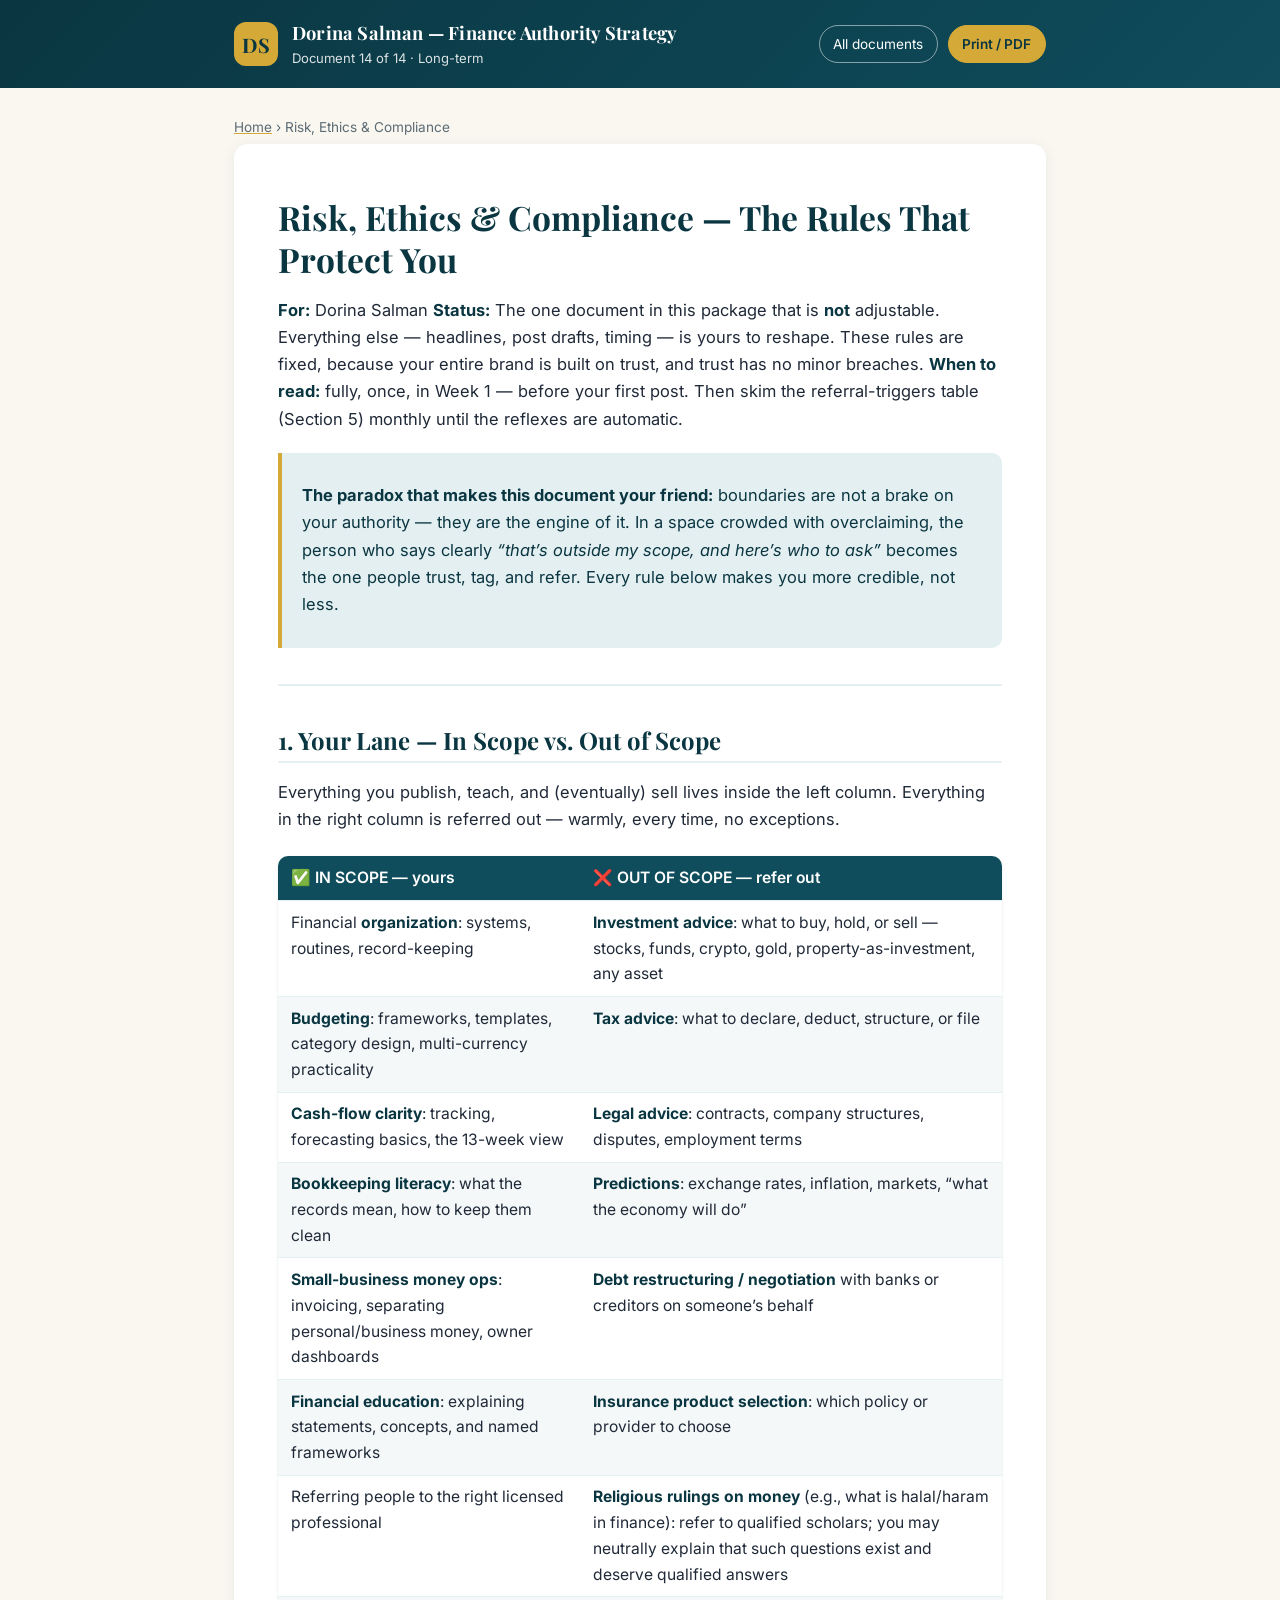
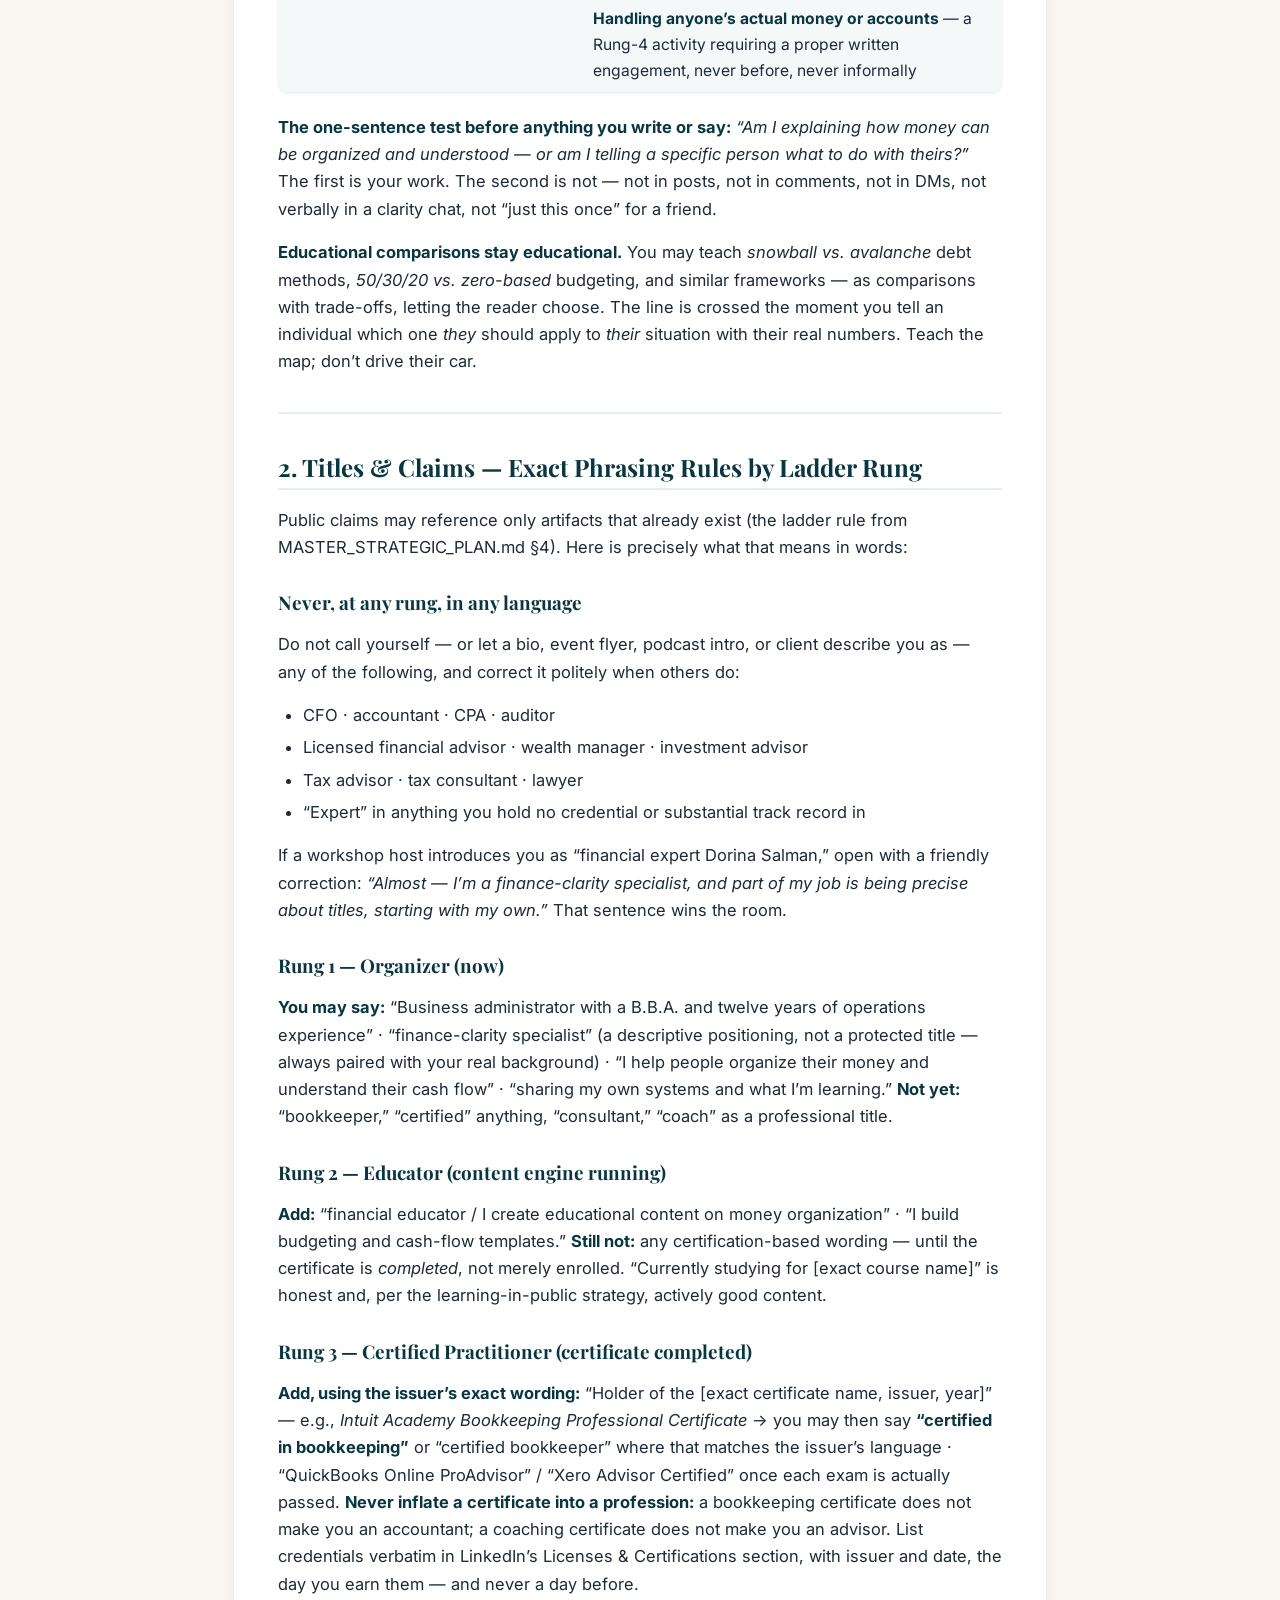
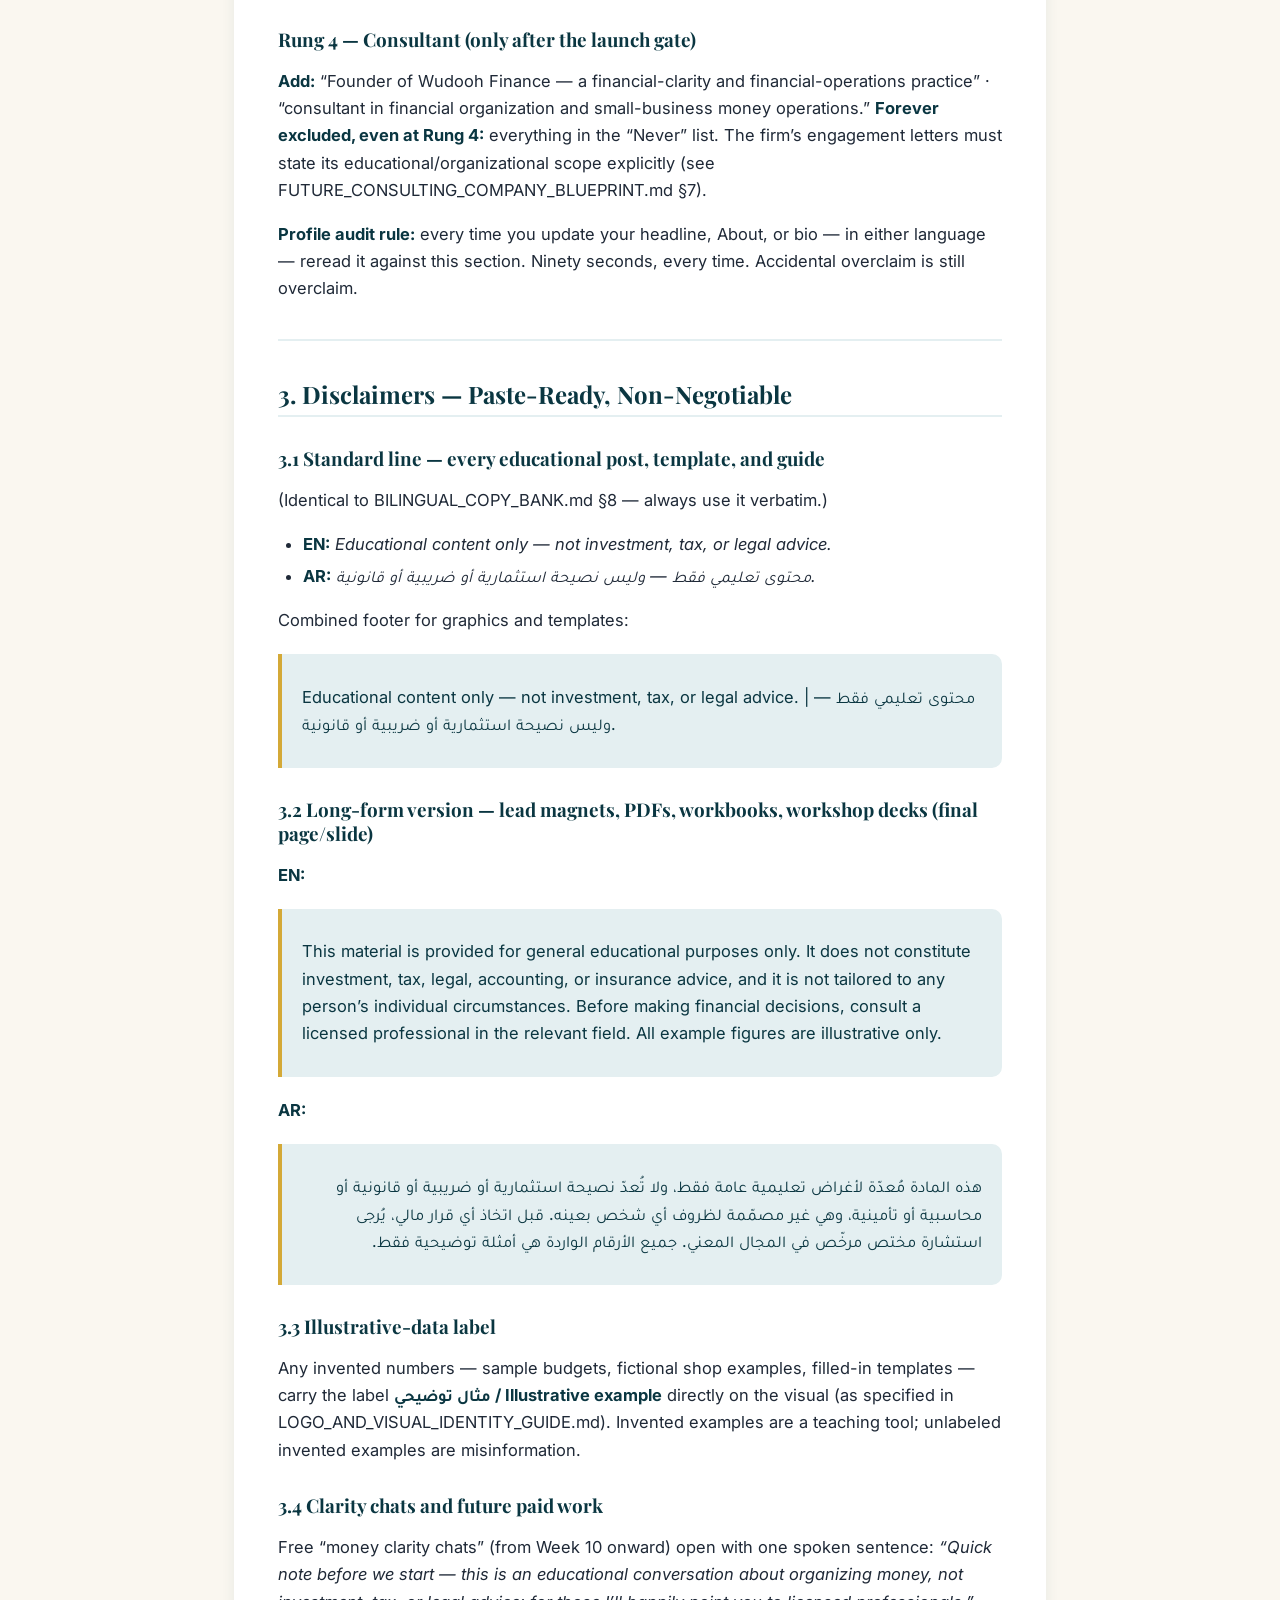
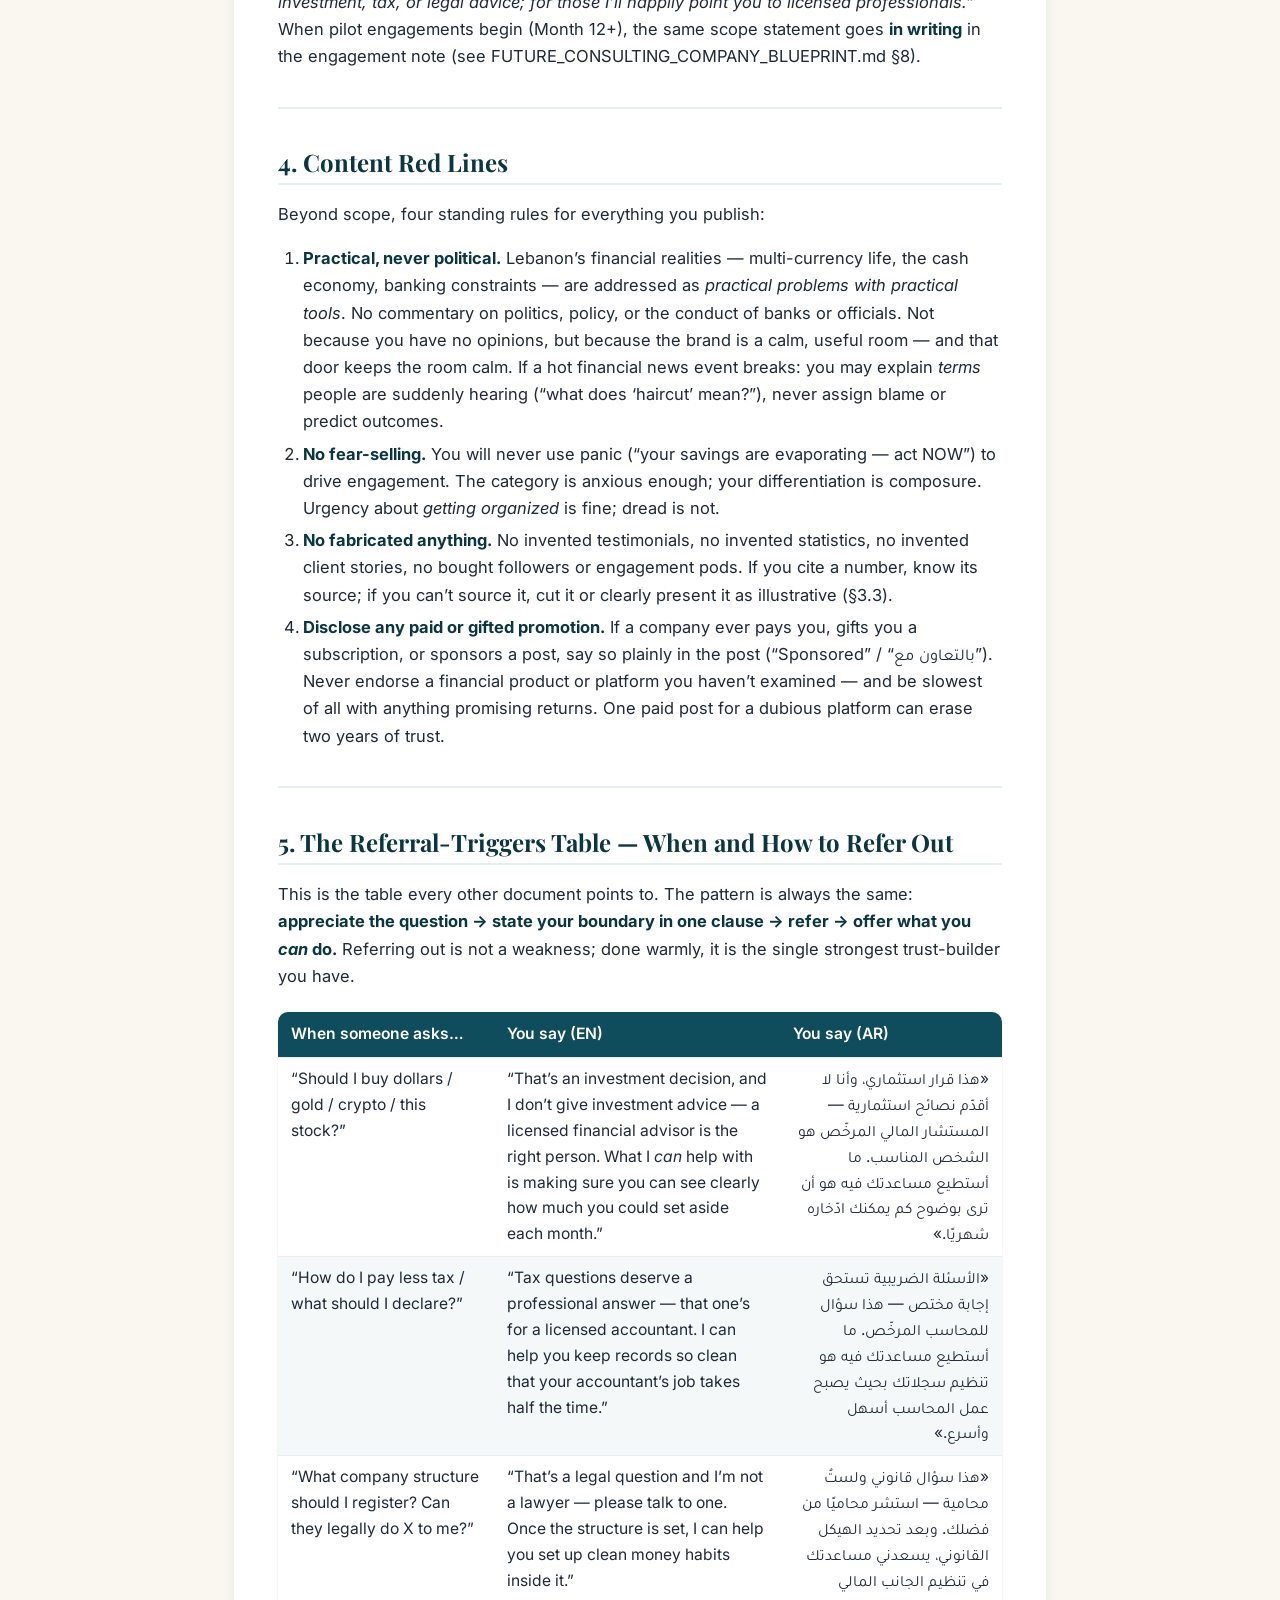
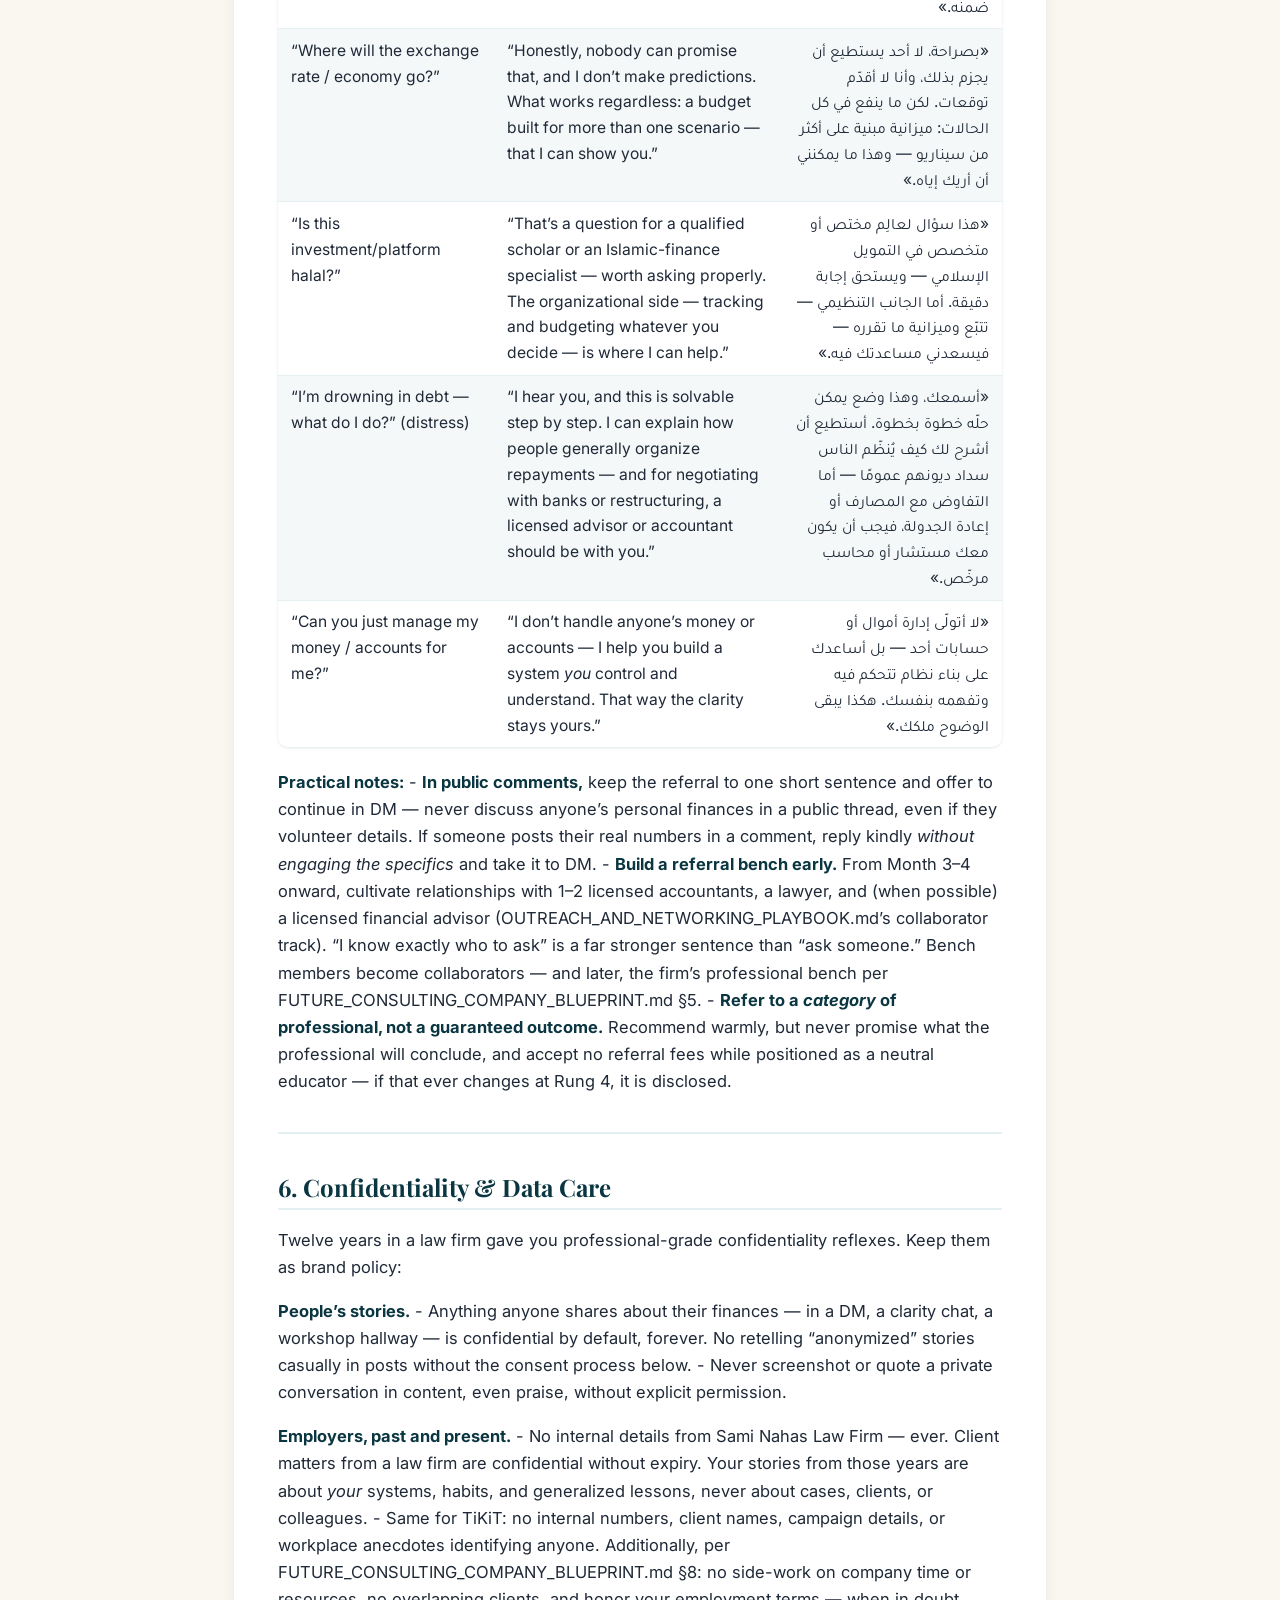
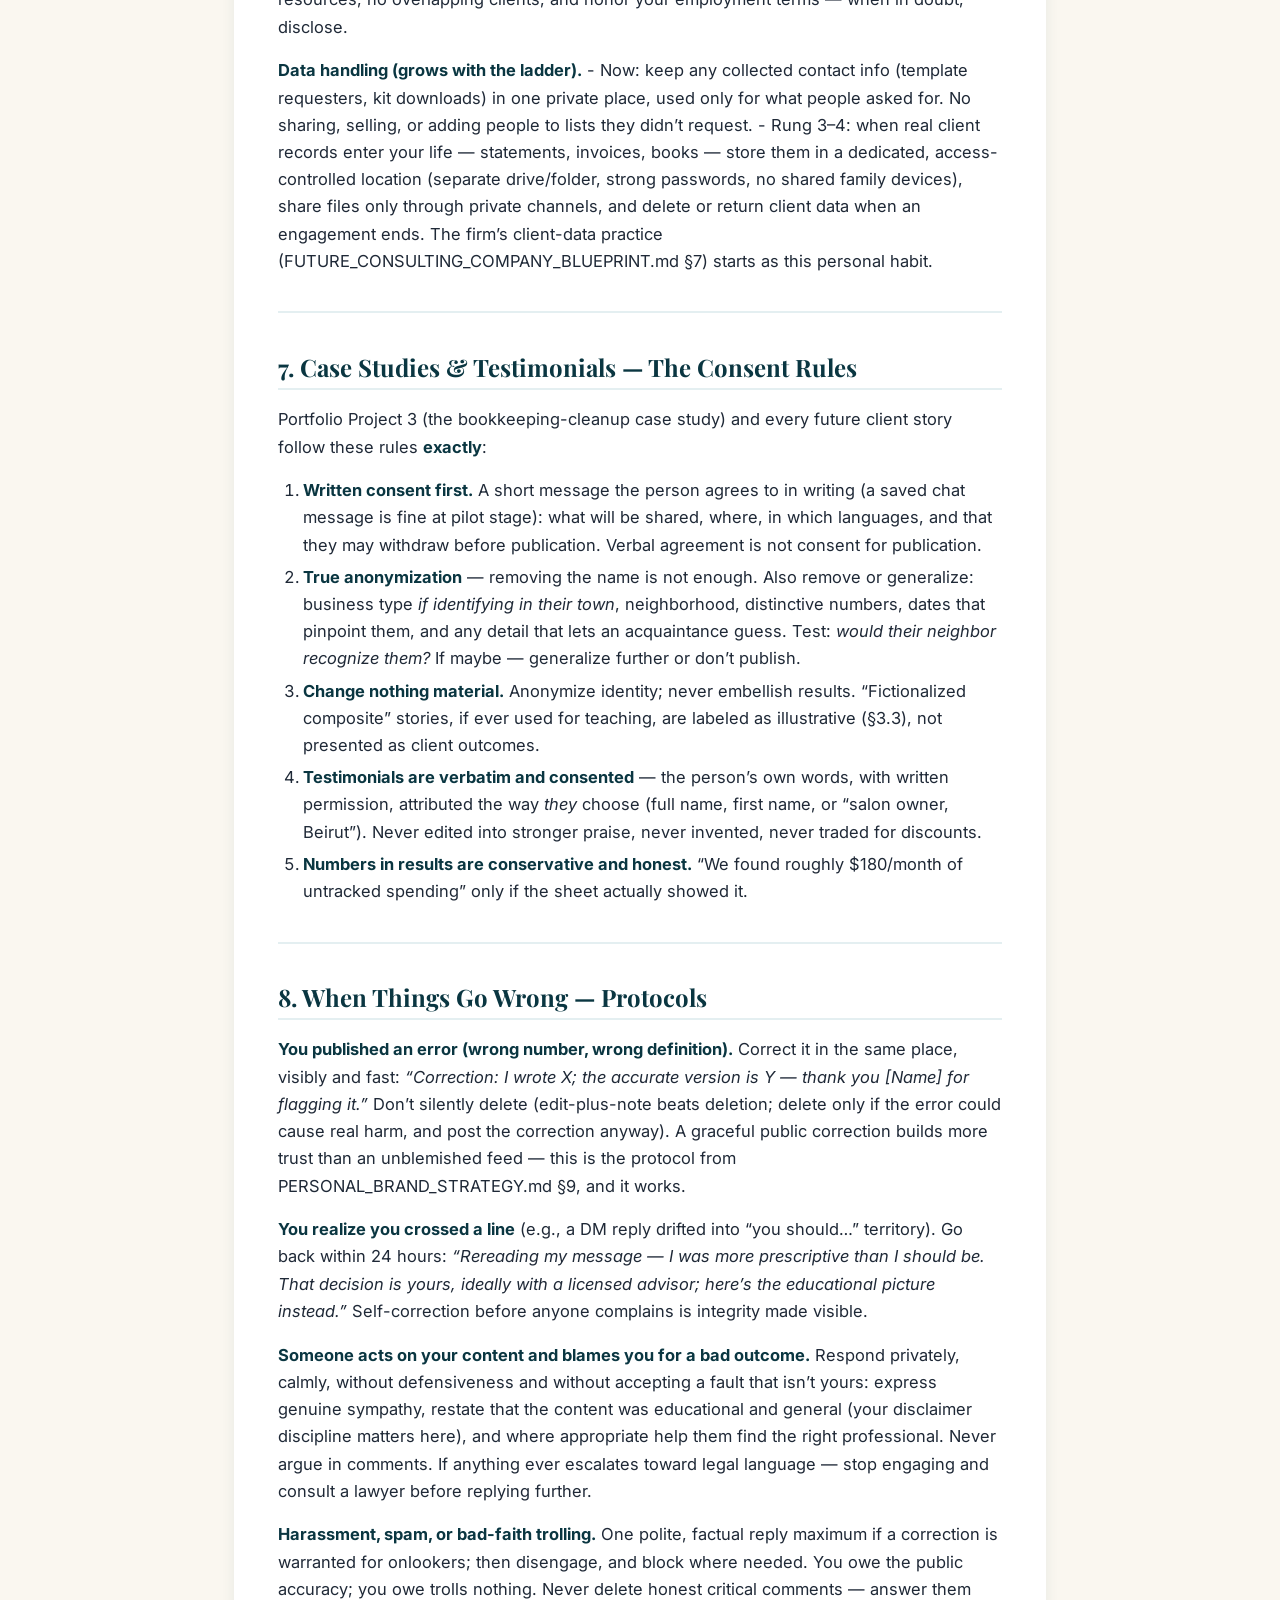
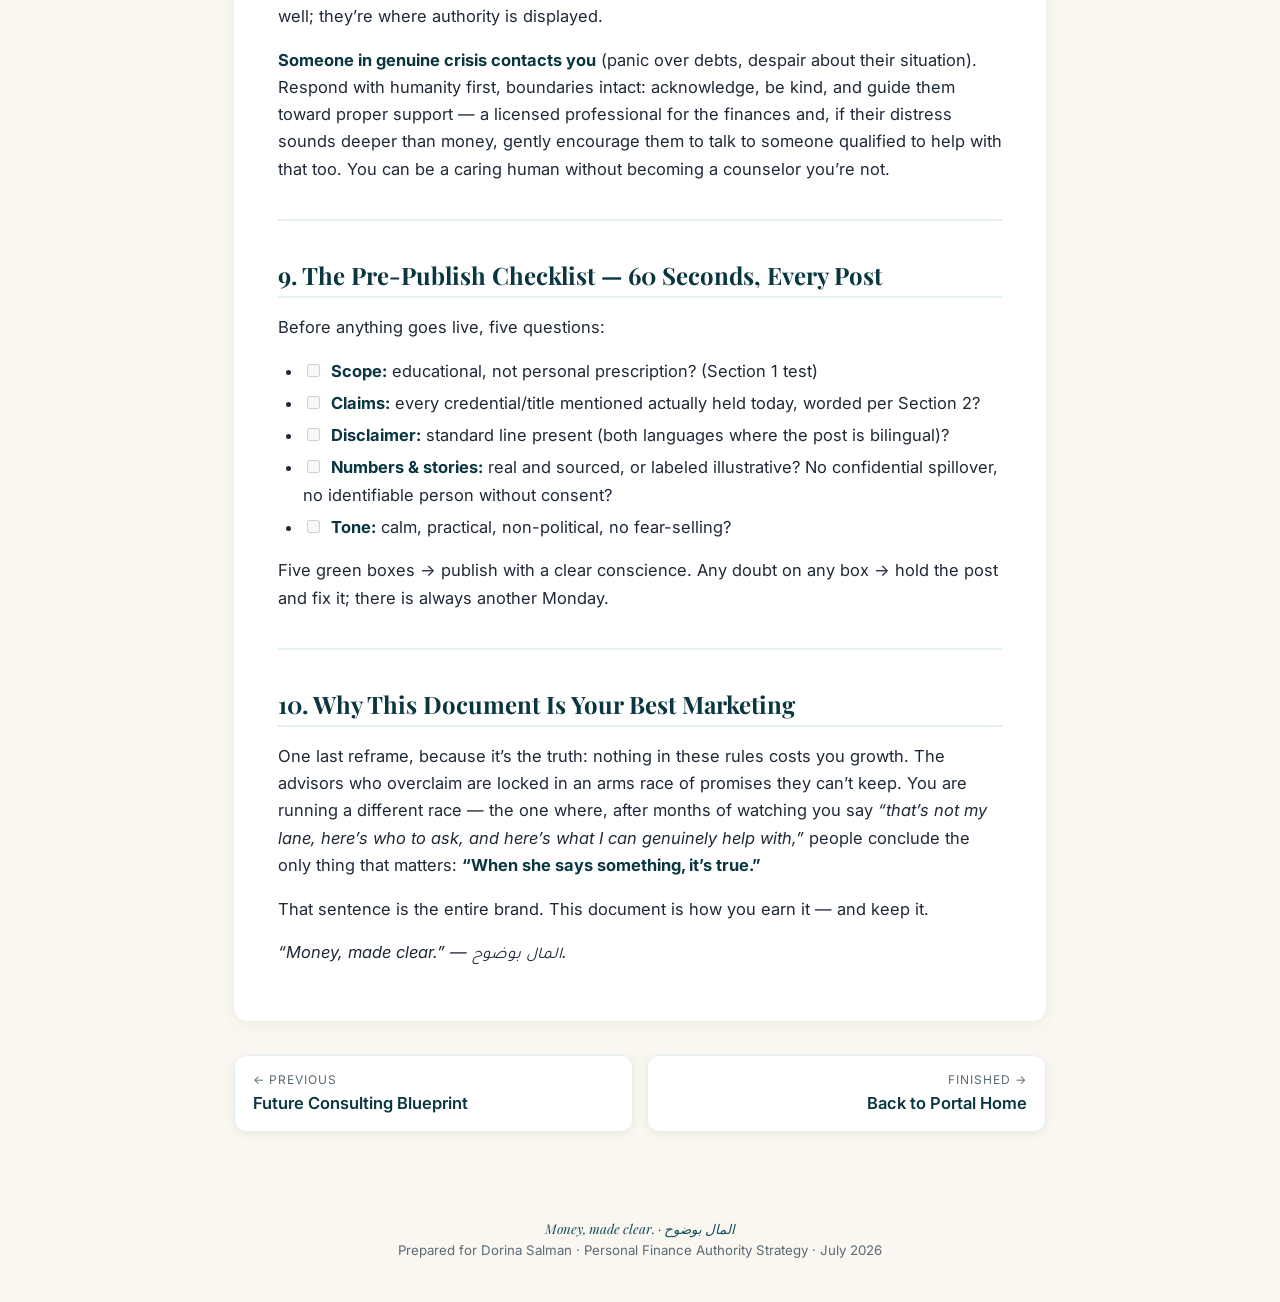
<file: risk-ethics.html>
<!DOCTYPE html>
<html lang="en">
<head>
<meta charset="utf-8">
<meta name="viewport" content="width=device-width, initial-scale=1">
<title>Risk, Ethics & Compliance — Dorina Salman Strategy</title>
<link rel="preconnect" href="https://fonts.googleapis.com">
<link href="https://fonts.googleapis.com/css2?family=Playfair+Display:ital,wght@0,600;0,700;1,600&family=Inter:wght@400;600&family=Tajawal:wght@400;500;700&display=swap" rel="stylesheet">
<link rel="stylesheet" href="assets/style.css">
</head>
<body>
<header class="site-head">
  <div class="head-inner">
    <div class="brandmark">DS</div>
    <div class="head-titles">
      <div class="t1">Dorina Salman — Finance Authority Strategy</div>
      <div class="t2">Document 14 of 14 · Long-term</div>
    </div>
    <div class="head-actions">
      <a class="btn" href="index.html">All documents</a>
      <button class="btn gold" onclick="window.print()">Print / PDF</button>
    </div>
  </div>
</header>
<main>
  <div class="crumbs"><a href="index.html">Home</a> › Risk, Ethics & Compliance</div>
  <article class="doc-card">
<h1>Risk, Ethics &amp; Compliance — The Rules That Protect You</h1>
<p><strong>For:</strong> Dorina Salman
<strong>Status:</strong> The one document in this package that is <strong>not</strong> adjustable. Everything else — headlines, post drafts, timing — is yours to reshape. These rules are fixed, because your entire brand is built on trust, and trust has no minor breaches.
<strong>When to read:</strong> fully, once, in Week 1 — before your first post. Then skim the referral-triggers table (Section 5) monthly until the reflexes are automatic.</p>
<blockquote>
<p><strong>The paradox that makes this document your friend:</strong> boundaries are not a brake on your authority — they are the engine of it. In a space crowded with overclaiming, the person who says clearly <em>&ldquo;that&rsquo;s outside my scope, and here&rsquo;s who to ask&rdquo;</em> becomes the one people trust, tag, and refer. Every rule below makes you more credible, not less.</p>
</blockquote>
<hr />
<h2>1. Your Lane — In Scope vs. Out of Scope</h2>
<p>Everything you publish, teach, and (eventually) sell lives inside the left column. Everything in the right column is referred out — warmly, every time, no exceptions.</p>
<table>
<thead>
<tr>
<th>✅ IN SCOPE — yours</th>
<th>❌ OUT OF SCOPE — refer out</th>
</tr>
</thead>
<tbody>
<tr>
<td>Financial <strong>organization</strong>: systems, routines, record-keeping</td>
<td><strong>Investment advice</strong>: what to buy, hold, or sell — stocks, funds, crypto, gold, property-as-investment, any asset</td>
</tr>
<tr>
<td><strong>Budgeting</strong>: frameworks, templates, category design, multi-currency practicality</td>
<td><strong>Tax advice</strong>: what to declare, deduct, structure, or file</td>
</tr>
<tr>
<td><strong>Cash-flow clarity</strong>: tracking, forecasting basics, the 13-week view</td>
<td><strong>Legal advice</strong>: contracts, company structures, disputes, employment terms</td>
</tr>
<tr>
<td><strong>Bookkeeping literacy</strong>: what the records mean, how to keep them clean</td>
<td><strong>Predictions</strong>: exchange rates, inflation, markets, &ldquo;what the economy will do&rdquo;</td>
</tr>
<tr>
<td><strong>Small-business money ops</strong>: invoicing, separating personal/business money, owner dashboards</td>
<td><strong>Debt restructuring / negotiation</strong> with banks or creditors on someone&rsquo;s behalf</td>
</tr>
<tr>
<td><strong>Financial education</strong>: explaining statements, concepts, and named frameworks</td>
<td><strong>Insurance product selection</strong>: which policy or provider to choose</td>
</tr>
<tr>
<td>Referring people to the right licensed professional</td>
<td><strong>Religious rulings on money</strong> (e.g., what is halal/haram in finance): refer to qualified scholars; you may neutrally explain that such questions exist and deserve qualified answers</td>
</tr>
<tr>
<td></td>
<td><strong>Handling anyone&rsquo;s actual money or accounts</strong> — a Rung-4 activity requiring a proper written engagement, never before, never informally</td>
</tr>
</tbody>
</table>
<p><strong>The one-sentence test before anything you write or say:</strong> <em>&ldquo;Am I explaining how money can be organized and understood — or am I telling a specific person what to do with theirs?&rdquo;</em> The first is your work. The second is not — not in posts, not in comments, not in DMs, not verbally in a clarity chat, not &ldquo;just this once&rdquo; for a friend.</p>
<p><strong>Educational comparisons stay educational.</strong> You may teach <em>snowball vs. avalanche</em> debt methods, <em>50/30/20 vs. zero-based</em> budgeting, and similar frameworks — as comparisons with trade-offs, letting the reader choose. The line is crossed the moment you tell an individual which one <em>they</em> should apply to <em>their</em> situation with their real numbers. Teach the map; don&rsquo;t drive their car.</p>
<hr />
<h2>2. Titles &amp; Claims — Exact Phrasing Rules by Ladder Rung</h2>
<p>Public claims may reference only artifacts that already exist (the ladder rule from MASTER_STRATEGIC_PLAN.md §4). Here is precisely what that means in words:</p>
<h3>Never, at any rung, in any language</h3>
<p>Do not call yourself — or let a bio, event flyer, podcast intro, or client describe you as — any of the following, and correct it politely when others do:</p>
<ul>
<li>CFO · accountant · CPA · auditor</li>
<li>Licensed financial advisor · wealth manager · investment advisor</li>
<li>Tax advisor · tax consultant · lawyer</li>
<li>&ldquo;Expert&rdquo; in anything you hold no credential or substantial track record in</li>
</ul>
<p>If a workshop host introduces you as &ldquo;financial expert Dorina Salman,&rdquo; open with a friendly correction: <em>&ldquo;Almost — I&rsquo;m a finance-clarity specialist, and part of my job is being precise about titles, starting with my own.&rdquo;</em> That sentence wins the room.</p>
<h3>Rung 1 — Organizer (now)</h3>
<p><strong>You may say:</strong> &ldquo;Business administrator with a B.B.A. and twelve years of operations experience&rdquo; · &ldquo;finance-clarity specialist&rdquo; (a descriptive positioning, not a protected title — always paired with your real background) · &ldquo;I help people organize their money and understand their cash flow&rdquo; · &ldquo;sharing my own systems and what I&rsquo;m learning.&rdquo;
<strong>Not yet:</strong> &ldquo;bookkeeper,&rdquo; &ldquo;certified&rdquo; anything, &ldquo;consultant,&rdquo; &ldquo;coach&rdquo; as a professional title.</p>
<h3>Rung 2 — Educator (content engine running)</h3>
<p><strong>Add:</strong> &ldquo;financial educator / I create educational content on money organization&rdquo; · &ldquo;I build budgeting and cash-flow templates.&rdquo;
<strong>Still not:</strong> any certification-based wording — until the certificate is <em>completed</em>, not merely enrolled. &ldquo;Currently studying for [exact course name]&rdquo; is honest and, per the learning-in-public strategy, actively good content.</p>
<h3>Rung 3 — Certified Practitioner (certificate completed)</h3>
<p><strong>Add, using the issuer&rsquo;s exact wording:</strong> &ldquo;Holder of the [exact certificate name, issuer, year]&rdquo; — e.g., <em>Intuit Academy Bookkeeping Professional Certificate</em> → you may then say <strong>&ldquo;certified in bookkeeping&rdquo;</strong> or &ldquo;certified bookkeeper&rdquo; where that matches the issuer&rsquo;s language · &ldquo;QuickBooks Online ProAdvisor&rdquo; / &ldquo;Xero Advisor Certified&rdquo; once each exam is actually passed.
<strong>Never inflate a certificate into a profession:</strong> a bookkeeping certificate does not make you an accountant; a coaching certificate does not make you an advisor. List credentials verbatim in LinkedIn&rsquo;s Licenses &amp; Certifications section, with issuer and date, the day you earn them — and never a day before.</p>
<h3>Rung 4 — Consultant (only after the launch gate)</h3>
<p><strong>Add:</strong> &ldquo;Founder of Wudooh Finance — a financial-clarity and financial-operations practice&rdquo; · &ldquo;consultant in financial organization and small-business money operations.&rdquo;
<strong>Forever excluded, even at Rung 4:</strong> everything in the &ldquo;Never&rdquo; list. The firm&rsquo;s engagement letters must state its educational/organizational scope explicitly (see FUTURE_CONSULTING_COMPANY_BLUEPRINT.md §7).</p>
<p><strong>Profile audit rule:</strong> every time you update your headline, About, or bio — in either language — reread it against this section. Ninety seconds, every time. Accidental overclaim is still overclaim.</p>
<hr />
<h2>3. Disclaimers — Paste-Ready, Non-Negotiable</h2>
<h3>3.1 Standard line — every educational post, template, and guide</h3>
<p>(Identical to BILINGUAL_COPY_BANK.md §8 — always use it verbatim.)</p>
<ul>
<li><strong>EN:</strong> <em>Educational content only — not investment, tax, or legal advice.</em></li>
<li><strong>AR:</strong> <em>محتوى تعليمي فقط — وليس نصيحة استثمارية أو ضريبية أو قانونية.</em></li>
</ul>
<p>Combined footer for graphics and templates:</p>
<blockquote>
<p>Educational content only — not investment, tax, or legal advice. | محتوى تعليمي فقط — وليس نصيحة استثمارية أو ضريبية أو قانونية.</p>
</blockquote>
<h3>3.2 Long-form version — lead magnets, PDFs, workbooks, workshop decks (final page/slide)</h3>
<p><strong>EN:</strong></p>
<blockquote>
<p>This material is provided for general educational purposes only. It does not constitute investment, tax, legal, accounting, or insurance advice, and it is not tailored to any person&rsquo;s individual circumstances. Before making financial decisions, consult a licensed professional in the relevant field. All example figures are illustrative only.</p>
</blockquote>
<p><strong>AR:</strong></p>
<blockquote>
<p>هذه المادة مُعدّة لأغراض تعليمية عامة فقط، ولا تُعدّ نصيحة استثمارية أو ضريبية أو قانونية أو محاسبية أو تأمينية، وهي غير مصمّمة لظروف أي شخص بعينه. قبل اتخاذ أي قرار مالي، يُرجى استشارة مختص مرخّص في المجال المعني. جميع الأرقام الواردة هي أمثلة توضيحية فقط.</p>
</blockquote>
<h3>3.3 Illustrative-data label</h3>
<p>Any invented numbers — sample budgets, fictional shop examples, filled-in templates — carry the label <strong>مثال توضيحي / Illustrative example</strong> directly on the visual (as specified in LOGO_AND_VISUAL_IDENTITY_GUIDE.md). Invented examples are a teaching tool; unlabeled invented examples are misinformation.</p>
<h3>3.4 Clarity chats and future paid work</h3>
<p>Free &ldquo;money clarity chats&rdquo; (from Week 10 onward) open with one spoken sentence: <em>&ldquo;Quick note before we start — this is an educational conversation about organizing money, not investment, tax, or legal advice; for those I&rsquo;ll happily point you to licensed professionals.&rdquo;</em> When pilot engagements begin (Month 12+), the same scope statement goes <strong>in writing</strong> in the engagement note (see FUTURE_CONSULTING_COMPANY_BLUEPRINT.md §8).</p>
<hr />
<h2>4. Content Red Lines</h2>
<p>Beyond scope, four standing rules for everything you publish:</p>
<ol>
<li><strong>Practical, never political.</strong> Lebanon&rsquo;s financial realities — multi-currency life, the cash economy, banking constraints — are addressed as <em>practical problems with practical tools</em>. No commentary on politics, policy, or the conduct of banks or officials. Not because you have no opinions, but because the brand is a calm, useful room — and that door keeps the room calm. If a hot financial news event breaks: you may explain <em>terms</em> people are suddenly hearing (&ldquo;what does &lsquo;haircut&rsquo; mean?&rdquo;), never assign blame or predict outcomes.</li>
<li><strong>No fear-selling.</strong> You will never use panic (&ldquo;your savings are evaporating — act NOW&rdquo;) to drive engagement. The category is anxious enough; your differentiation is composure. Urgency about <em>getting organized</em> is fine; dread is not.</li>
<li><strong>No fabricated anything.</strong> No invented testimonials, no invented statistics, no invented client stories, no bought followers or engagement pods. If you cite a number, know its source; if you can&rsquo;t source it, cut it or clearly present it as illustrative (§3.3).</li>
<li><strong>Disclose any paid or gifted promotion.</strong> If a company ever pays you, gifts you a subscription, or sponsors a post, say so plainly in the post (&ldquo;Sponsored&rdquo; / &ldquo;بالتعاون مع&rdquo;). Never endorse a financial product or platform you haven&rsquo;t examined — and be slowest of all with anything promising returns. One paid post for a dubious platform can erase two years of trust.</li>
</ol>
<hr />
<h2>5. The Referral-Triggers Table — When and How to Refer Out</h2>
<p>This is the table every other document points to. The pattern is always the same: <strong>appreciate the question → state your boundary in one clause → refer → offer what you <em>can</em> do.</strong> Referring out is not a weakness; done warmly, it is the single strongest trust-builder you have.</p>
<table>
<thead>
<tr>
<th>When someone asks…</th>
<th>You say (EN)</th>
<th>You say (AR)</th>
</tr>
</thead>
<tbody>
<tr>
<td>&ldquo;Should I buy dollars / gold / crypto / this stock?&rdquo;</td>
<td>&ldquo;That&rsquo;s an investment decision, and I don&rsquo;t give investment advice — a licensed financial advisor is the right person. What I <em>can</em> help with is making sure you can see clearly how much you could set aside each month.&rdquo;</td>
<td>«هذا قرار استثماري، وأنا لا أقدّم نصائح استثمارية — المستشار المالي المرخّص هو الشخص المناسب. ما أستطيع مساعدتك فيه هو أن ترى بوضوح كم يمكنك ادّخاره شهريًا.»</td>
</tr>
<tr>
<td>&ldquo;How do I pay less tax / what should I declare?&rdquo;</td>
<td>&ldquo;Tax questions deserve a professional answer — that one&rsquo;s for a licensed accountant. I can help you keep records so clean that your accountant&rsquo;s job takes half the time.&rdquo;</td>
<td>«الأسئلة الضريبية تستحق إجابة مختص — هذا سؤال للمحاسب المرخّص. ما أستطيع مساعدتك فيه هو تنظيم سجلاتك بحيث يصبح عمل المحاسب أسهل وأسرع.»</td>
</tr>
<tr>
<td>&ldquo;What company structure should I register? Can they legally do X to me?&rdquo;</td>
<td>&ldquo;That&rsquo;s a legal question and I&rsquo;m not a lawyer — please talk to one. Once the structure is set, I can help you set up clean money habits inside it.&rdquo;</td>
<td>«هذا سؤال قانوني ولستُ محامية — استشر محاميًا من فضلك. وبعد تحديد الهيكل القانوني، يسعدني مساعدتك في تنظيم الجانب المالي ضمنه.»</td>
</tr>
<tr>
<td>&ldquo;Where will the exchange rate / economy go?&rdquo;</td>
<td>&ldquo;Honestly, nobody can promise that, and I don&rsquo;t make predictions. What works regardless: a budget built for more than one scenario — that I can show you.&rdquo;</td>
<td>«بصراحة، لا أحد يستطيع أن يجزم بذلك، وأنا لا أقدّم توقعات. لكن ما ينفع في كل الحالات: ميزانية مبنية على أكثر من سيناريو — وهذا ما يمكنني أن أريك إياه.»</td>
</tr>
<tr>
<td>&ldquo;Is this investment/platform halal?&rdquo;</td>
<td>&ldquo;That&rsquo;s a question for a qualified scholar or an Islamic-finance specialist — worth asking properly. The organizational side — tracking and budgeting whatever you decide — is where I can help.&rdquo;</td>
<td>«هذا سؤال لعالِم مختص أو متخصص في التمويل الإسلامي — ويستحق إجابة دقيقة. أما الجانب التنظيمي — تتبّع وميزانية ما تقرره — فيسعدني مساعدتك فيه.»</td>
</tr>
<tr>
<td>&ldquo;I&rsquo;m drowning in debt — what do I do?&rdquo; (distress)</td>
<td>&ldquo;I hear you, and this is solvable step by step. I can explain how people generally organize repayments — and for negotiating with banks or restructuring, a licensed advisor or accountant should be with you.&rdquo;</td>
<td>«أسمعك، وهذا وضع يمكن حلّه خطوة بخطوة. أستطيع أن أشرح لك كيف يُنظّم الناس سداد ديونهم عمومًا — أما التفاوض مع المصارف أو إعادة الجدولة، فيجب أن يكون معك مستشار أو محاسب مرخّص.»</td>
</tr>
<tr>
<td>&ldquo;Can you just manage my money / accounts for me?&rdquo;</td>
<td>&ldquo;I don&rsquo;t handle anyone&rsquo;s money or accounts — I help you build a system <em>you</em> control and understand. That way the clarity stays yours.&rdquo;</td>
<td>«لا أتولّى إدارة أموال أو حسابات أحد — بل أساعدك على بناء نظام تتحكم فيه وتفهمه بنفسك. هكذا يبقى الوضوح ملكك.»</td>
</tr>
</tbody>
</table>
<p><strong>Practical notes:</strong>
- <strong>In public comments,</strong> keep the referral to one short sentence and offer to continue in DM — never discuss anyone&rsquo;s personal finances in a public thread, even if they volunteer details. If someone posts their real numbers in a comment, reply kindly <em>without engaging the specifics</em> and take it to DM.
- <strong>Build a referral bench early.</strong> From Month 3–4 onward, cultivate relationships with 1–2 licensed accountants, a lawyer, and (when possible) a licensed financial advisor (OUTREACH_AND_NETWORKING_PLAYBOOK.md&rsquo;s collaborator track). &ldquo;I know exactly who to ask&rdquo; is a far stronger sentence than &ldquo;ask someone.&rdquo; Bench members become collaborators — and later, the firm&rsquo;s professional bench per FUTURE_CONSULTING_COMPANY_BLUEPRINT.md §5.
- <strong>Refer to a <em>category</em> of professional, not a guaranteed outcome.</strong> Recommend warmly, but never promise what the professional will conclude, and accept no referral fees while positioned as a neutral educator — if that ever changes at Rung 4, it is disclosed.</p>
<hr />
<h2>6. Confidentiality &amp; Data Care</h2>
<p>Twelve years in a law firm gave you professional-grade confidentiality reflexes. Keep them as brand policy:</p>
<p><strong>People&rsquo;s stories.</strong>
- Anything anyone shares about their finances — in a DM, a clarity chat, a workshop hallway — is confidential by default, forever. No retelling &ldquo;anonymized&rdquo; stories casually in posts without the consent process below.
- Never screenshot or quote a private conversation in content, even praise, without explicit permission.</p>
<p><strong>Employers, past and present.</strong>
- No internal details from Sami Nahas Law Firm — ever. Client matters from a law firm are confidential without expiry. Your stories from those years are about <em>your</em> systems, habits, and generalized lessons, never about cases, clients, or colleagues.
- Same for TiKiT: no internal numbers, client names, campaign details, or workplace anecdotes identifying anyone. Additionally, per FUTURE_CONSULTING_COMPANY_BLUEPRINT.md §8: no side-work on company time or resources, no overlapping clients, and honor your employment terms — when in doubt, disclose.</p>
<p><strong>Data handling (grows with the ladder).</strong>
- Now: keep any collected contact info (template requesters, kit downloads) in one private place, used only for what people asked for. No sharing, selling, or adding people to lists they didn&rsquo;t request.
- Rung 3–4: when real client records enter your life — statements, invoices, books — store them in a dedicated, access-controlled location (separate drive/folder, strong passwords, no shared family devices), share files only through private channels, and delete or return client data when an engagement ends. The firm&rsquo;s client-data practice (FUTURE_CONSULTING_COMPANY_BLUEPRINT.md §7) starts as this personal habit.</p>
<hr />
<h2>7. Case Studies &amp; Testimonials — The Consent Rules</h2>
<p>Portfolio Project 3 (the bookkeeping-cleanup case study) and every future client story follow these rules <strong>exactly</strong>:</p>
<ol>
<li><strong>Written consent first.</strong> A short message the person agrees to in writing (a saved chat message is fine at pilot stage): what will be shared, where, in which languages, and that they may withdraw before publication. Verbal agreement is not consent for publication.</li>
<li><strong>True anonymization</strong> — removing the name is not enough. Also remove or generalize: business type <em>if identifying in their town</em>, neighborhood, distinctive numbers, dates that pinpoint them, and any detail that lets an acquaintance guess. Test: <em>would their neighbor recognize them?</em> If maybe — generalize further or don&rsquo;t publish.</li>
<li><strong>Change nothing material.</strong> Anonymize identity; never embellish results. &ldquo;Fictionalized composite&rdquo; stories, if ever used for teaching, are labeled as illustrative (§3.3), not presented as client outcomes.</li>
<li><strong>Testimonials are verbatim and consented</strong> — the person&rsquo;s own words, with written permission, attributed the way <em>they</em> choose (full name, first name, or &ldquo;salon owner, Beirut&rdquo;). Never edited into stronger praise, never invented, never traded for discounts.</li>
<li><strong>Numbers in results are conservative and honest.</strong> &ldquo;We found roughly $180/month of untracked spending&rdquo; only if the sheet actually showed it.</li>
</ol>
<hr />
<h2>8. When Things Go Wrong — Protocols</h2>
<p><strong>You published an error (wrong number, wrong definition).</strong>
Correct it in the same place, visibly and fast: <em>&ldquo;Correction: I wrote X; the accurate version is Y — thank you [Name] for flagging it.&rdquo;</em> Don&rsquo;t silently delete (edit-plus-note beats deletion; delete only if the error could cause real harm, and post the correction anyway). A graceful public correction builds more trust than an unblemished feed — this is the protocol from PERSONAL_BRAND_STRATEGY.md §9, and it works.</p>
<p><strong>You realize you crossed a line</strong> (e.g., a DM reply drifted into &ldquo;you should…&rdquo; territory).
Go back within 24 hours: <em>&ldquo;Rereading my message — I was more prescriptive than I should be. That decision is yours, ideally with a licensed advisor; here&rsquo;s the educational picture instead.&rdquo;</em> Self-correction before anyone complains is integrity made visible.</p>
<p><strong>Someone acts on your content and blames you for a bad outcome.</strong>
Respond privately, calmly, without defensiveness and without accepting a fault that isn&rsquo;t yours: express genuine sympathy, restate that the content was educational and general (your disclaimer discipline matters here), and where appropriate help them find the right professional. Never argue in comments. If anything ever escalates toward legal language — stop engaging and consult a lawyer before replying further.</p>
<p><strong>Harassment, spam, or bad-faith trolling.</strong>
One polite, factual reply maximum if a correction is warranted for onlookers; then disengage, and block where needed. You owe the public accuracy; you owe trolls nothing. Never delete honest critical comments — answer them well; they&rsquo;re where authority is displayed.</p>
<p><strong>Someone in genuine crisis contacts you</strong> (panic over debts, despair about their situation).
Respond with humanity first, boundaries intact: acknowledge, be kind, and guide them toward proper support — a licensed professional for the finances and, if their distress sounds deeper than money, gently encourage them to talk to someone qualified to help with that too. You can be a caring human without becoming a counselor you&rsquo;re not.</p>
<hr />
<h2>9. The Pre-Publish Checklist — 60 Seconds, Every Post</h2>
<p>Before anything goes live, five questions:</p>
<ul>
<li><input type='checkbox' disabled> <strong>Scope:</strong> educational, not personal prescription? (Section 1 test)</li>
<li><input type='checkbox' disabled> <strong>Claims:</strong> every credential/title mentioned actually held today, worded per Section 2?</li>
<li><input type='checkbox' disabled> <strong>Disclaimer:</strong> standard line present (both languages where the post is bilingual)?</li>
<li><input type='checkbox' disabled> <strong>Numbers &amp; stories:</strong> real and sourced, or labeled illustrative? No confidential spillover, no identifiable person without consent?</li>
<li><input type='checkbox' disabled> <strong>Tone:</strong> calm, practical, non-political, no fear-selling?</li>
</ul>
<p>Five green boxes → publish with a clear conscience. Any doubt on any box → hold the post and fix it; there is always another Monday.</p>
<hr />
<h2>10. Why This Document Is Your Best Marketing</h2>
<p>One last reframe, because it&rsquo;s the truth: nothing in these rules costs you growth. The advisors who overclaim are locked in an arms race of promises they can&rsquo;t keep. You are running a different race — the one where, after months of watching you say <em>&ldquo;that&rsquo;s not my lane, here&rsquo;s who to ask, and here&rsquo;s what I can genuinely help with,&rdquo;</em> people conclude the only thing that matters: <strong>&ldquo;When she says something, it&rsquo;s true.&rdquo;</strong></p>
<p>That sentence is the entire brand. This document is how you earn it — and keep it.</p>
<p><em>&ldquo;Money, made clear.&rdquo; — المال بوضوح.</em></p>
  </article>
  <nav class="pager">
    <a class="prev" href="consulting-blueprint.html"><div class="dir">&larr; Previous</div><div class="name">Future Consulting Blueprint</div></a>
    <a class="next" href="index.html"><div class="dir">Finished &rarr;</div><div class="name">Back to Portal Home</div></a>
  </nav>
</main>
<footer class="site-foot">
  <div class="tagline">Money, made clear. · المال بوضوح</div>
  <div>Prepared for Dorina Salman · Personal Finance Authority Strategy · July 2026</div>
</footer>
</body>
</html>
</file>
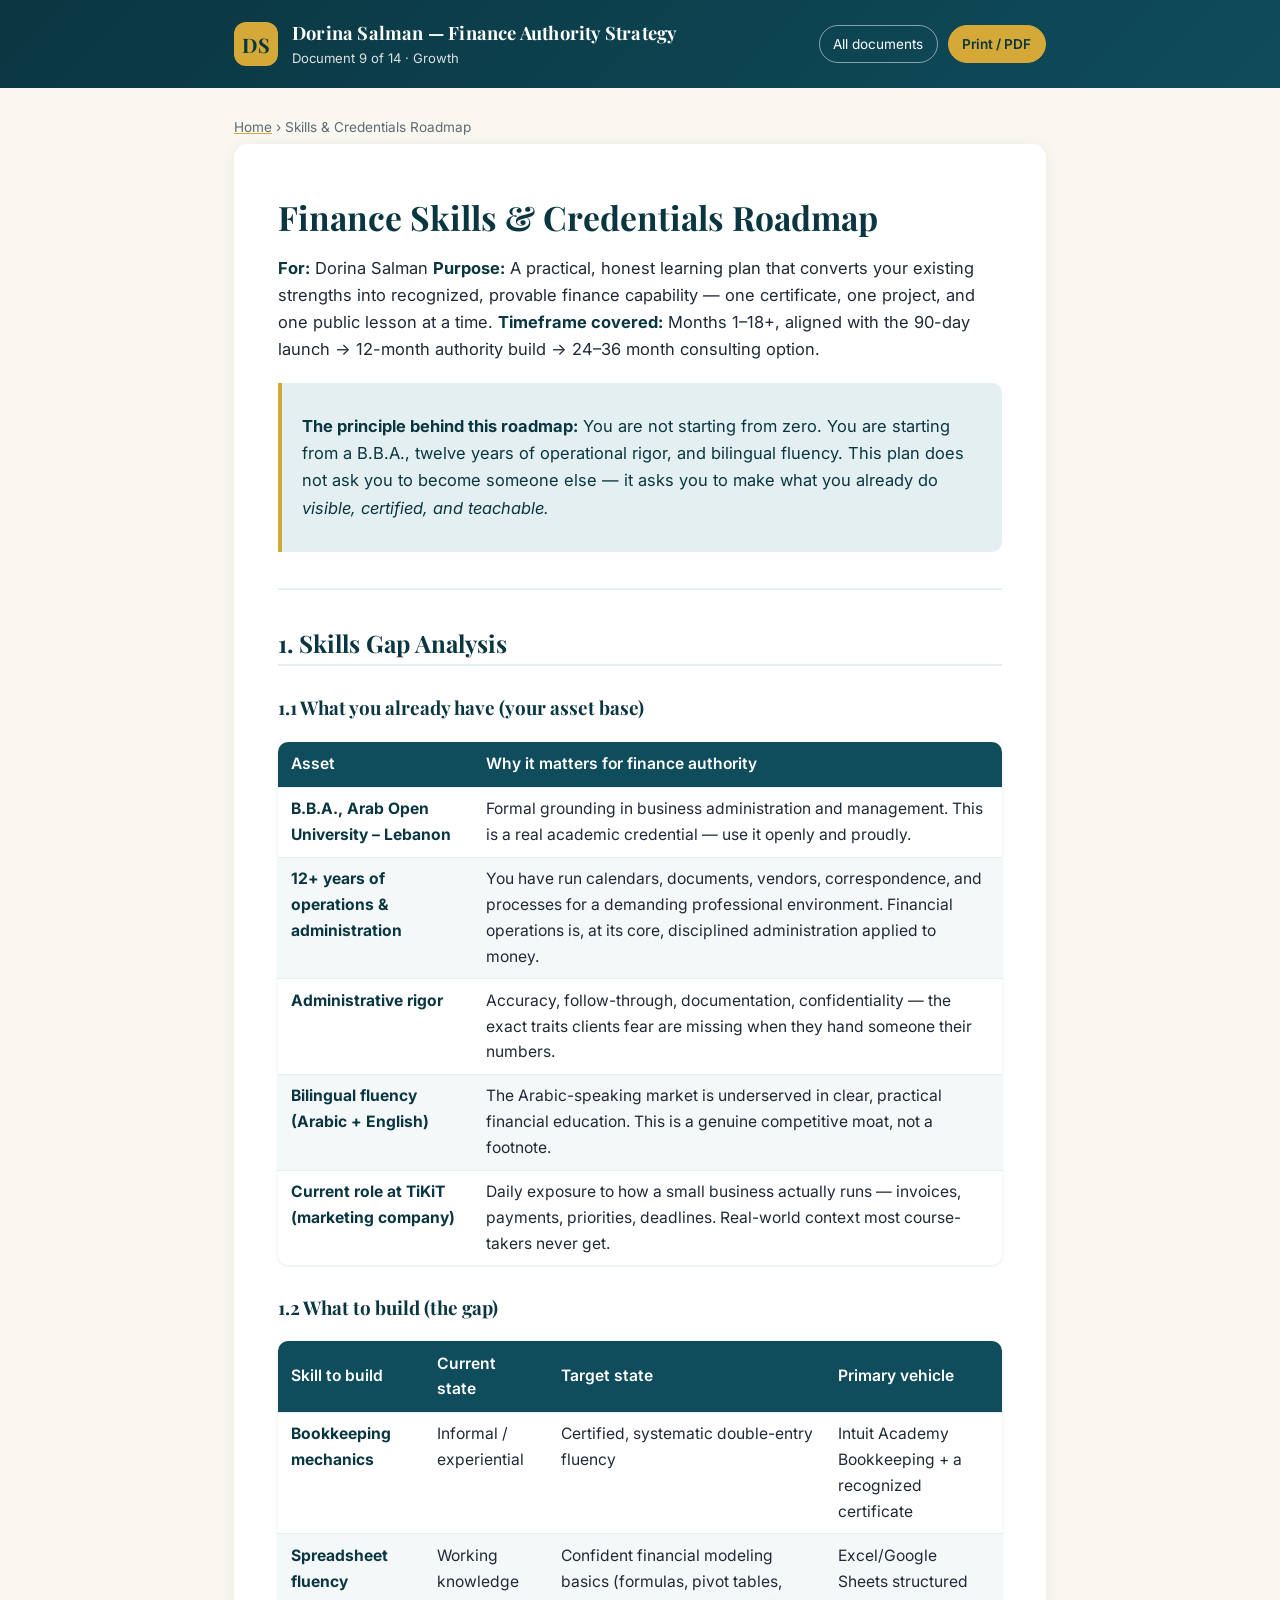
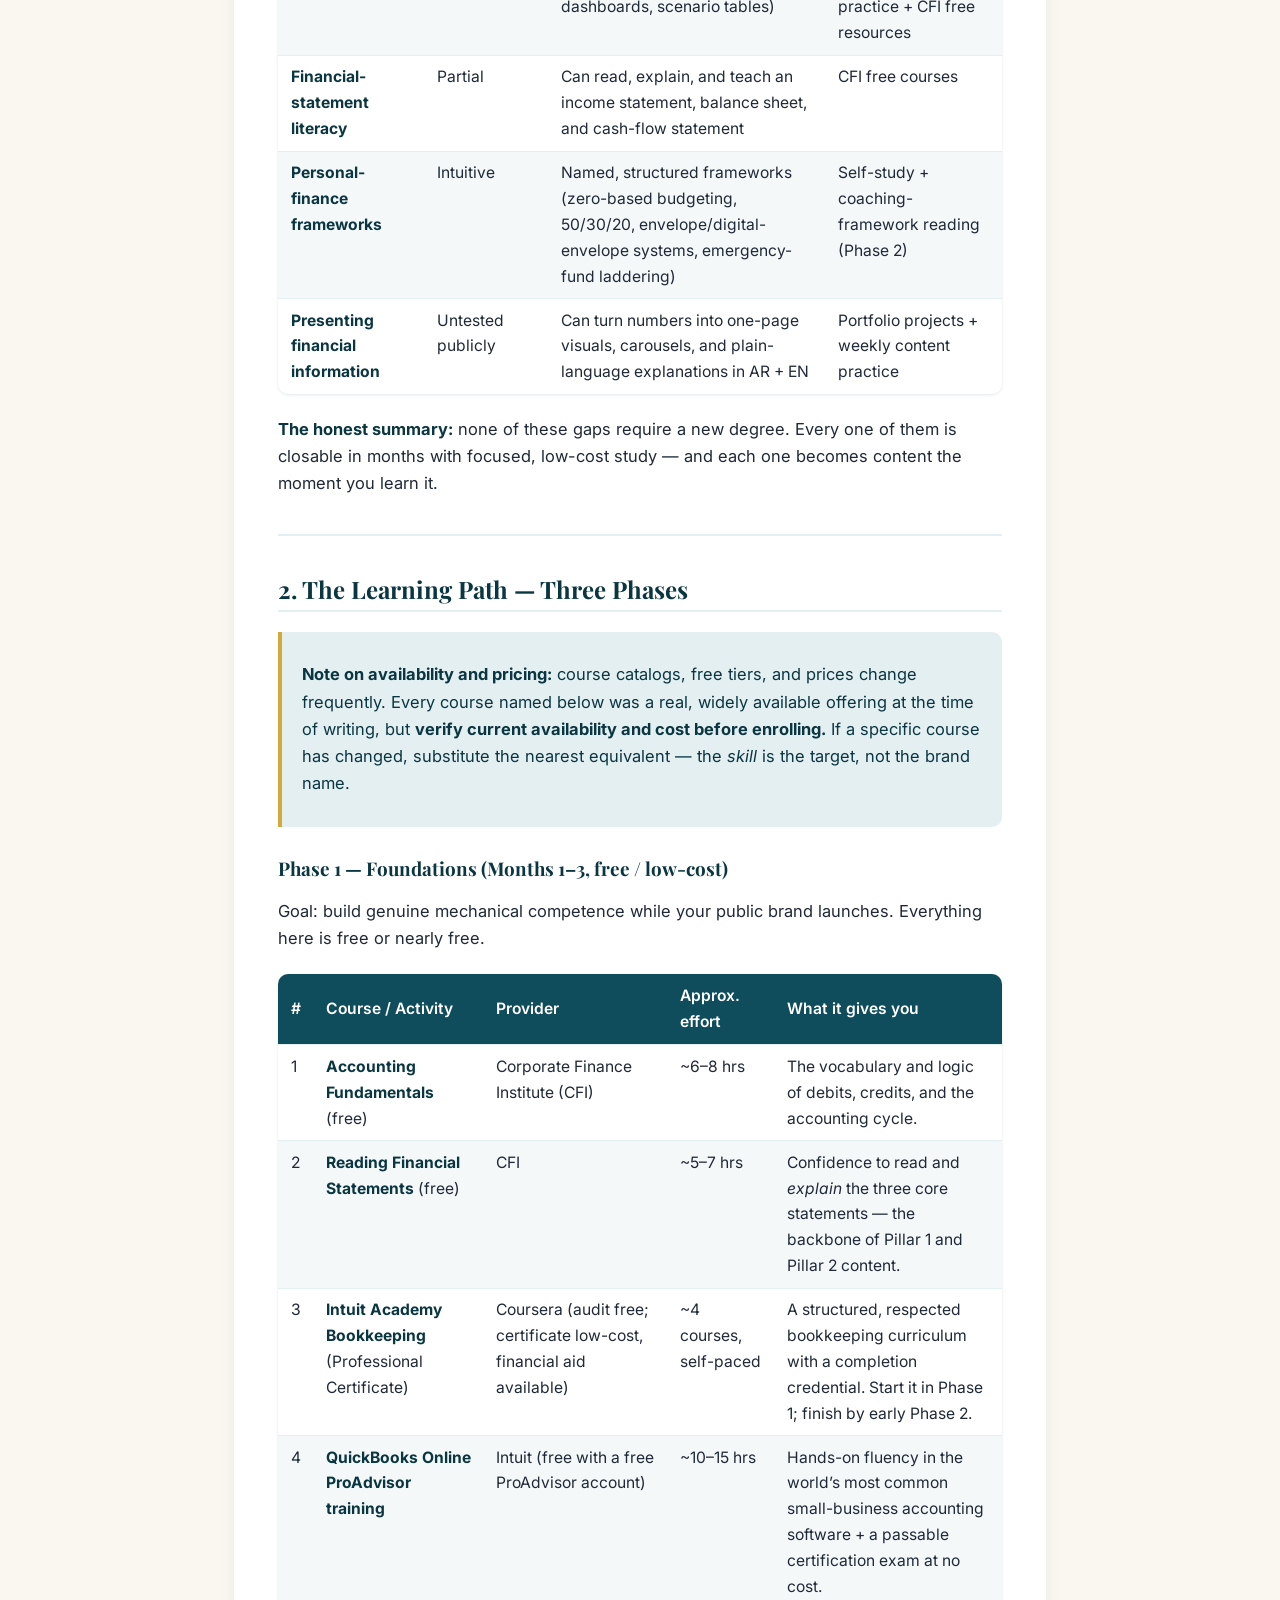
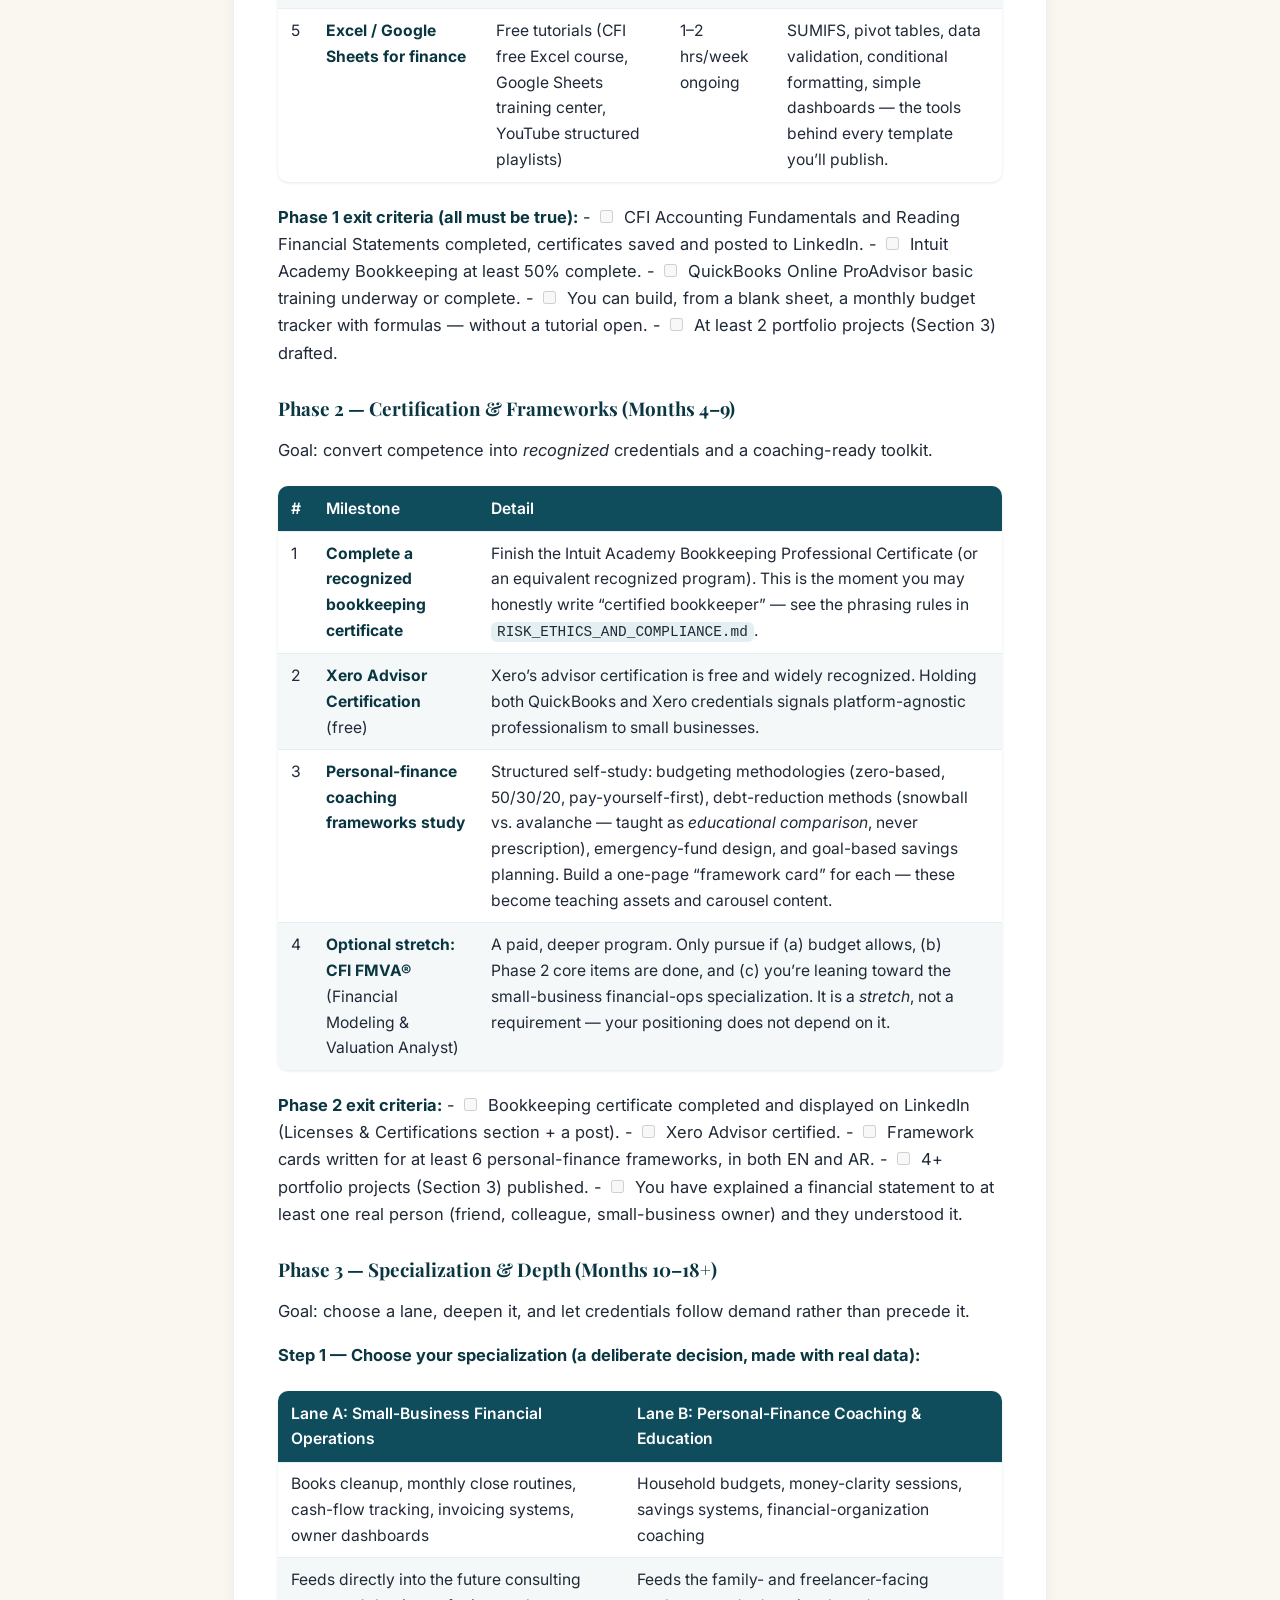
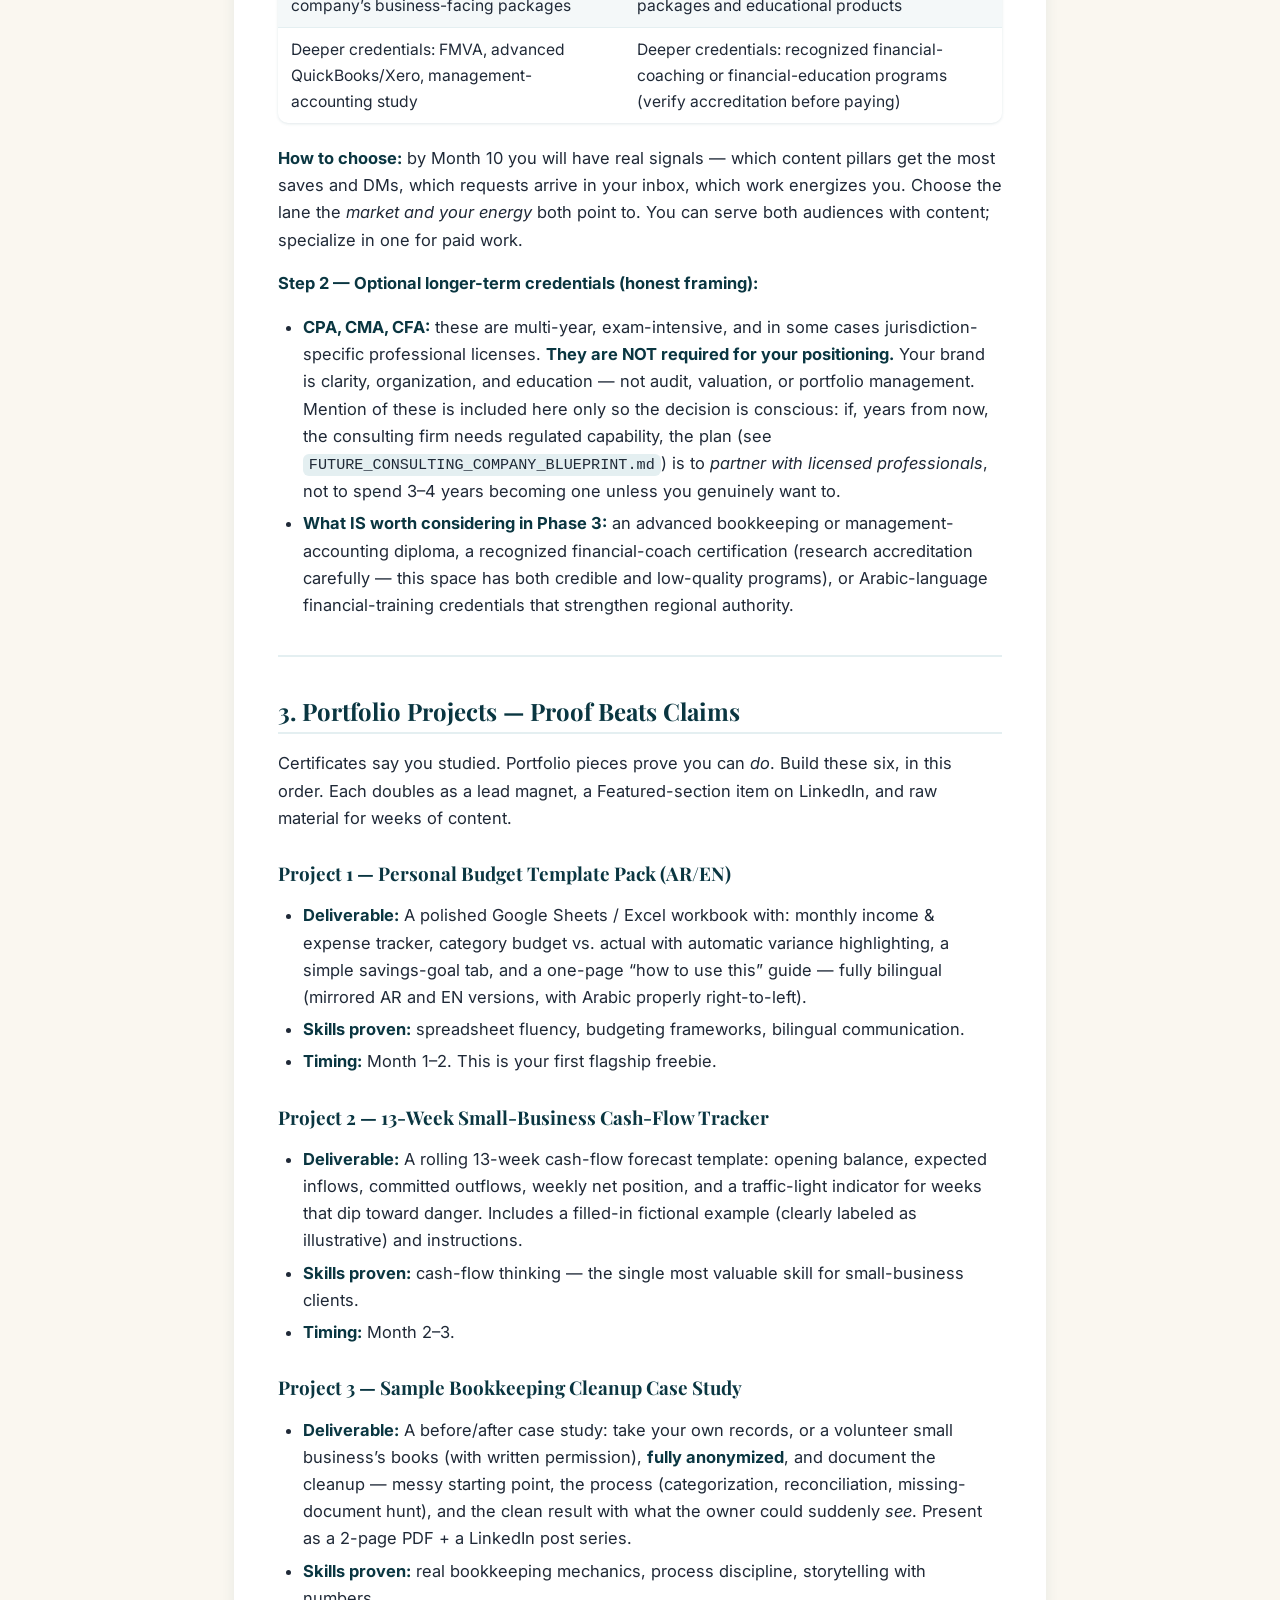
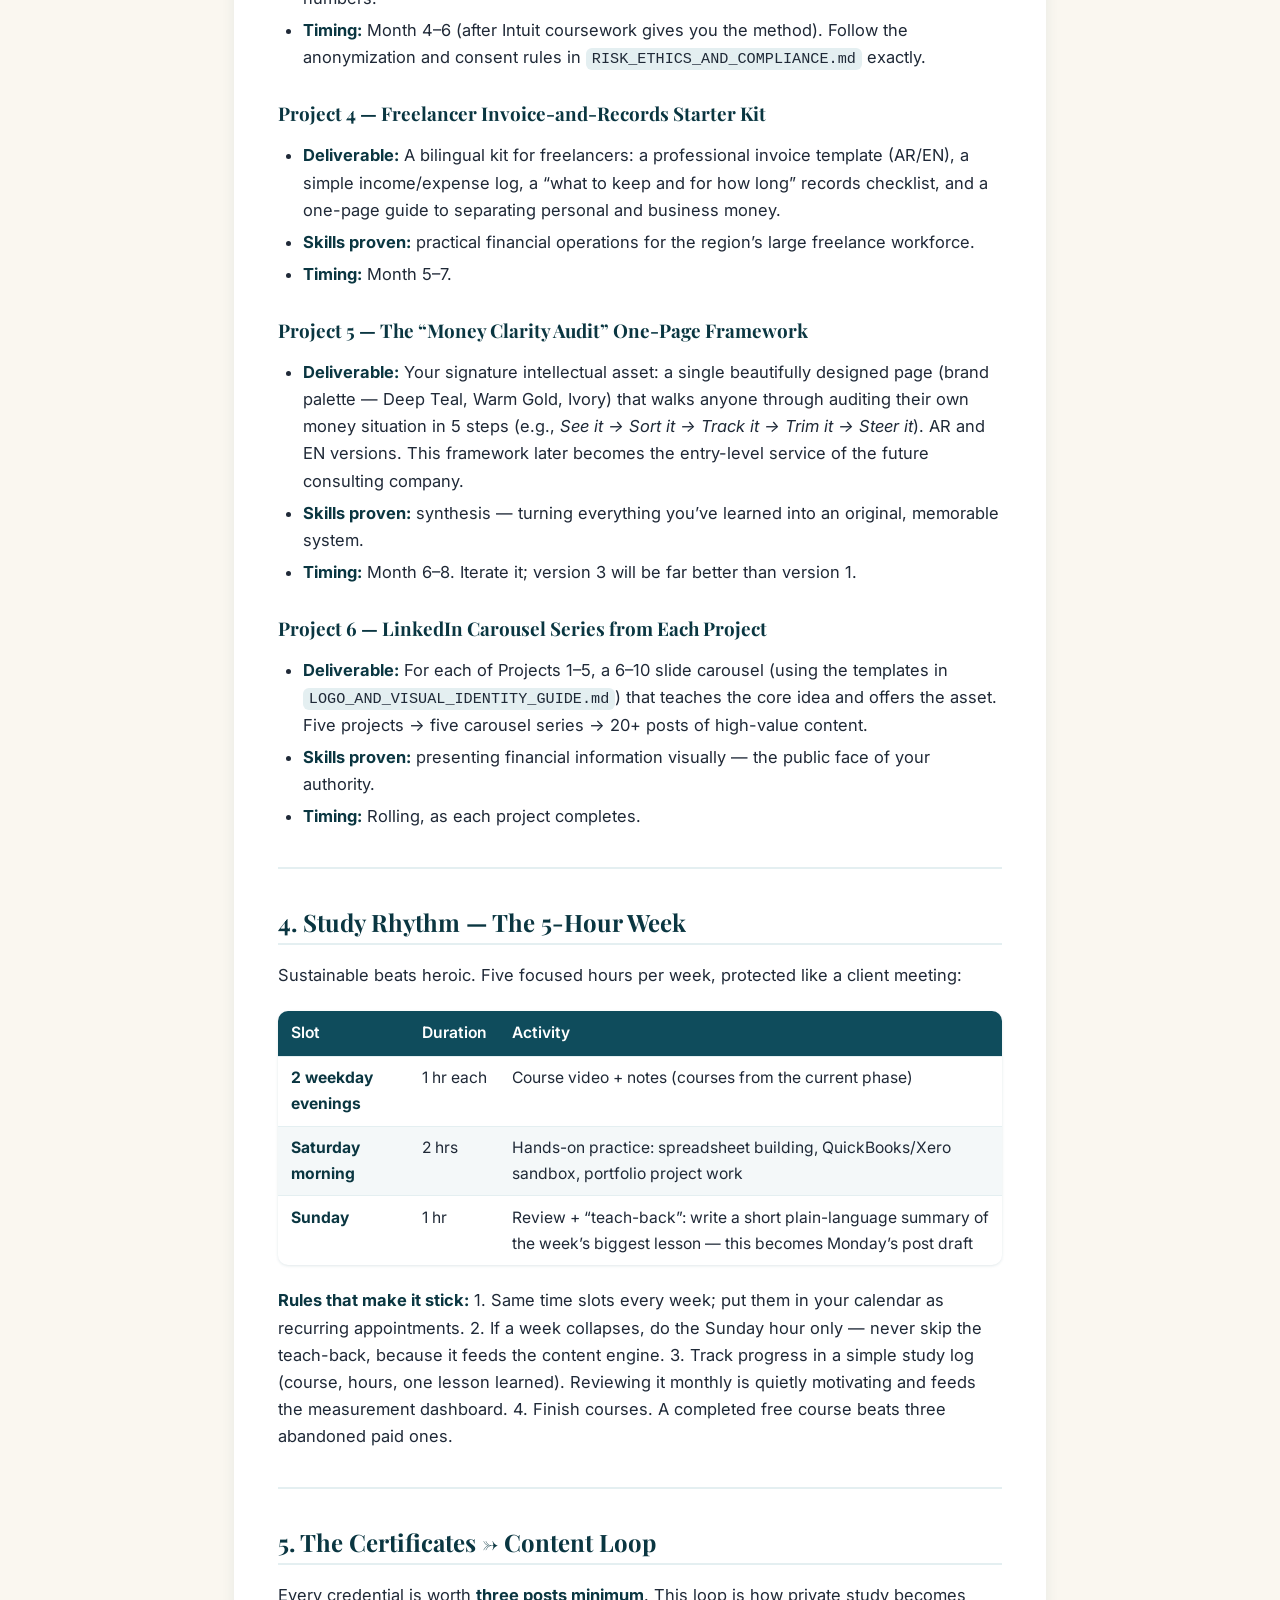
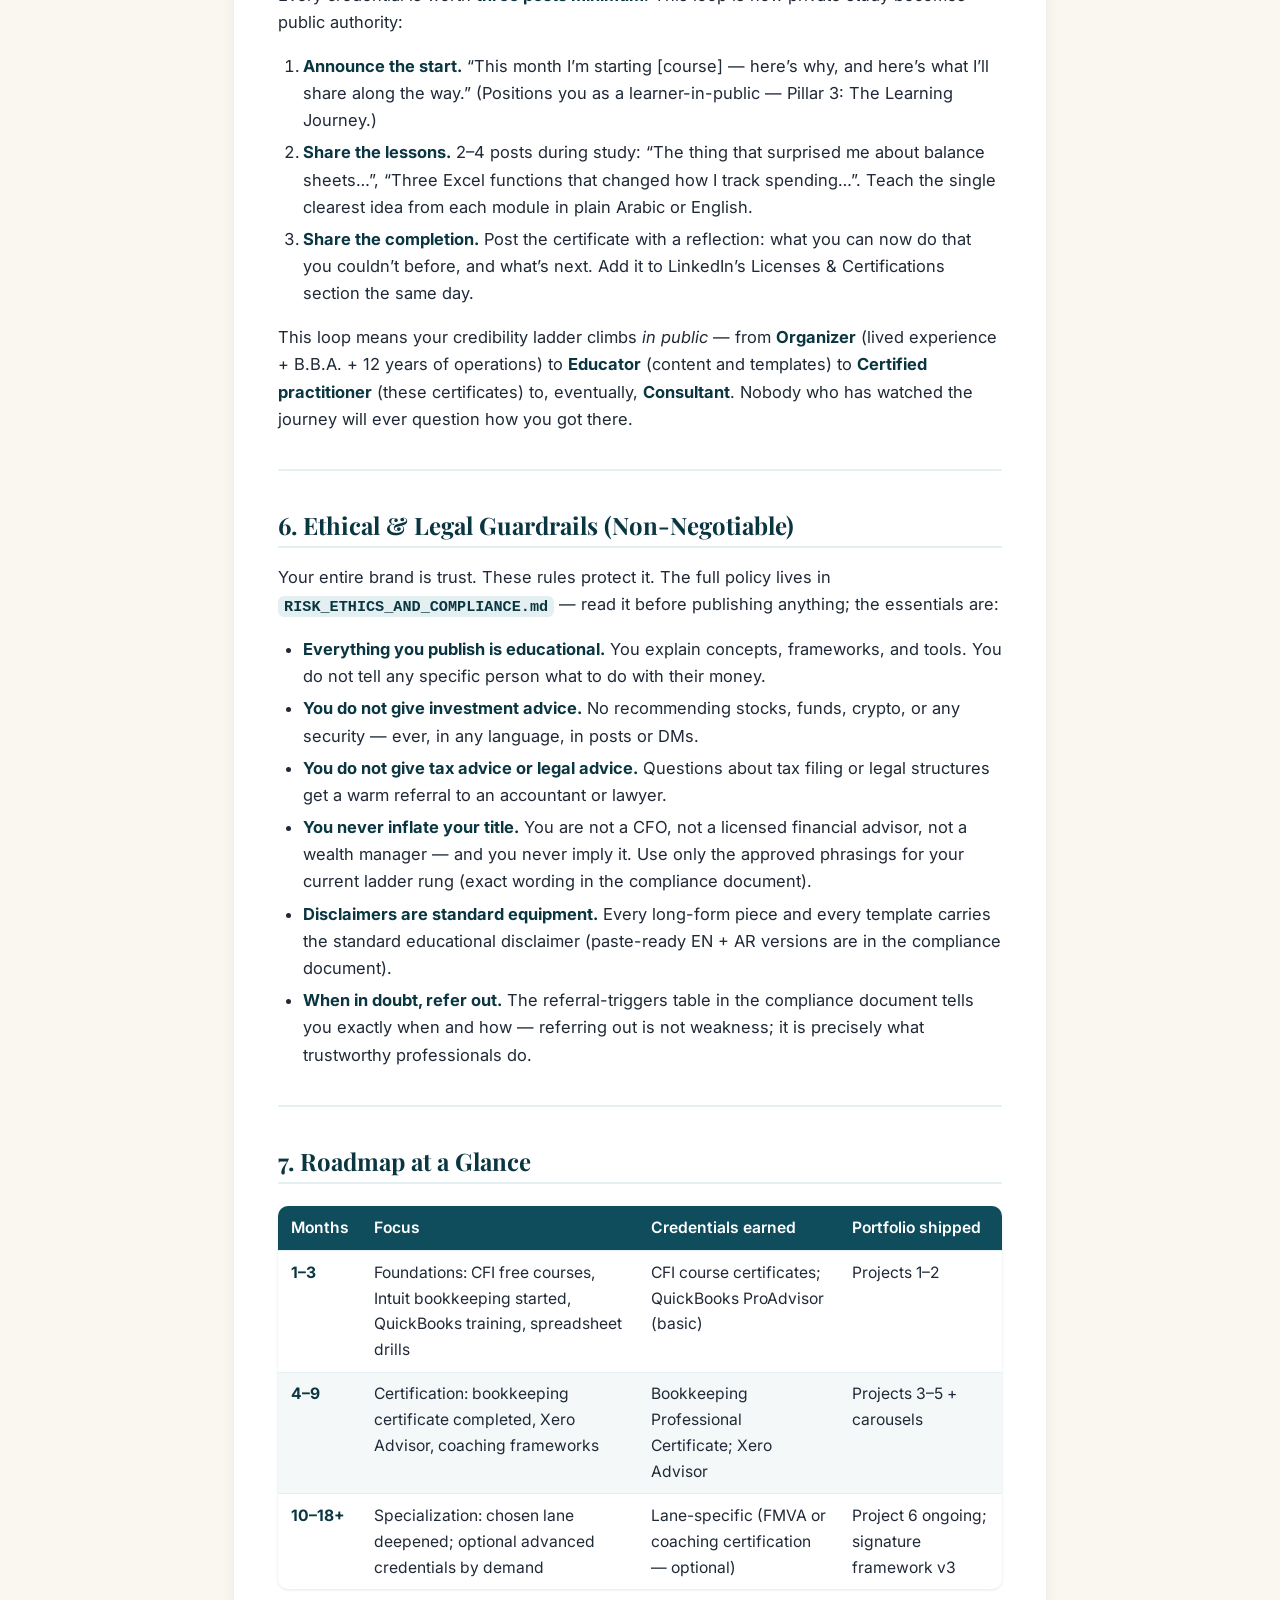
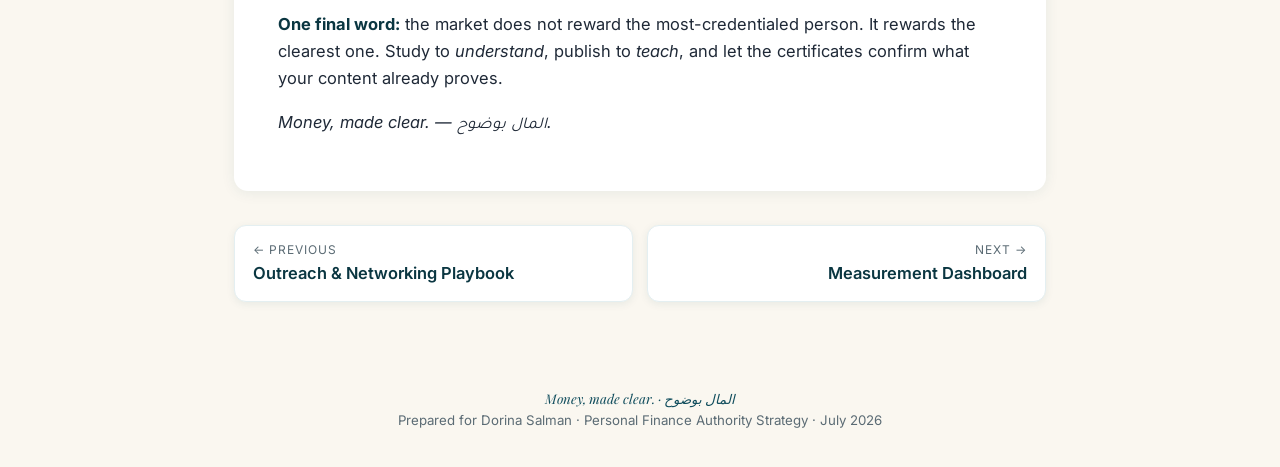
<file: skills-roadmap.html>
<!DOCTYPE html>
<html lang="en">
<head>
<meta charset="utf-8">
<meta name="viewport" content="width=device-width, initial-scale=1">
<title>Skills & Credentials Roadmap — Dorina Salman Strategy</title>
<link rel="preconnect" href="https://fonts.googleapis.com">
<link href="https://fonts.googleapis.com/css2?family=Playfair+Display:ital,wght@0,600;0,700;1,600&family=Inter:wght@400;600&family=Tajawal:wght@400;500;700&display=swap" rel="stylesheet">
<link rel="stylesheet" href="assets/style.css">
</head>
<body>
<header class="site-head">
  <div class="head-inner">
    <div class="brandmark">DS</div>
    <div class="head-titles">
      <div class="t1">Dorina Salman — Finance Authority Strategy</div>
      <div class="t2">Document 9 of 14 · Growth</div>
    </div>
    <div class="head-actions">
      <a class="btn" href="index.html">All documents</a>
      <button class="btn gold" onclick="window.print()">Print / PDF</button>
    </div>
  </div>
</header>
<main>
  <div class="crumbs"><a href="index.html">Home</a> › Skills & Credentials Roadmap</div>
  <article class="doc-card">
<h1>Finance Skills &amp; Credentials Roadmap</h1>
<p><strong>For:</strong> Dorina Salman
<strong>Purpose:</strong> A practical, honest learning plan that converts your existing strengths into recognized, provable finance capability — one certificate, one project, and one public lesson at a time.
<strong>Timeframe covered:</strong> Months 1–18+, aligned with the 90-day launch → 12-month authority build → 24–36 month consulting option.</p>
<blockquote>
<p><strong>The principle behind this roadmap:</strong> You are not starting from zero. You are starting from a B.B.A., twelve years of operational rigor, and bilingual fluency. This plan does not ask you to become someone else — it asks you to make what you already do <em>visible, certified, and teachable.</em></p>
</blockquote>
<hr />
<h2>1. Skills Gap Analysis</h2>
<h3>1.1 What you already have (your asset base)</h3>
<table>
<thead>
<tr>
<th>Asset</th>
<th>Why it matters for finance authority</th>
</tr>
</thead>
<tbody>
<tr>
<td><strong>B.B.A., Arab Open University – Lebanon</strong></td>
<td>Formal grounding in business administration and management. This is a real academic credential — use it openly and proudly.</td>
</tr>
<tr>
<td><strong>12+ years of operations &amp; administration</strong></td>
<td>You have run calendars, documents, vendors, correspondence, and processes for a demanding professional environment. Financial operations is, at its core, disciplined administration applied to money.</td>
</tr>
<tr>
<td><strong>Administrative rigor</strong></td>
<td>Accuracy, follow-through, documentation, confidentiality — the exact traits clients fear are missing when they hand someone their numbers.</td>
</tr>
<tr>
<td><strong>Bilingual fluency (Arabic + English)</strong></td>
<td>The Arabic-speaking market is underserved in clear, practical financial education. This is a genuine competitive moat, not a footnote.</td>
</tr>
<tr>
<td><strong>Current role at TiKiT (marketing company)</strong></td>
<td>Daily exposure to how a small business actually runs — invoices, payments, priorities, deadlines. Real-world context most course-takers never get.</td>
</tr>
</tbody>
</table>
<h3>1.2 What to build (the gap)</h3>
<table>
<thead>
<tr>
<th>Skill to build</th>
<th>Current state</th>
<th>Target state</th>
<th>Primary vehicle</th>
</tr>
</thead>
<tbody>
<tr>
<td><strong>Bookkeeping mechanics</strong></td>
<td>Informal / experiential</td>
<td>Certified, systematic double-entry fluency</td>
<td>Intuit Academy Bookkeeping + a recognized certificate</td>
</tr>
<tr>
<td><strong>Spreadsheet fluency</strong></td>
<td>Working knowledge</td>
<td>Confident financial modeling basics (formulas, pivot tables, dashboards, scenario tables)</td>
<td>Excel/Google Sheets structured practice + CFI free resources</td>
</tr>
<tr>
<td><strong>Financial-statement literacy</strong></td>
<td>Partial</td>
<td>Can read, explain, and teach an income statement, balance sheet, and cash-flow statement</td>
<td>CFI free courses</td>
</tr>
<tr>
<td><strong>Personal-finance frameworks</strong></td>
<td>Intuitive</td>
<td>Named, structured frameworks (zero-based budgeting, 50/30/20, envelope/digital-envelope systems, emergency-fund laddering)</td>
<td>Self-study + coaching-framework reading (Phase 2)</td>
</tr>
<tr>
<td><strong>Presenting financial information</strong></td>
<td>Untested publicly</td>
<td>Can turn numbers into one-page visuals, carousels, and plain-language explanations in AR + EN</td>
<td>Portfolio projects + weekly content practice</td>
</tr>
</tbody>
</table>
<p><strong>The honest summary:</strong> none of these gaps require a new degree. Every one of them is closable in months with focused, low-cost study — and each one becomes content the moment you learn it.</p>
<hr />
<h2>2. The Learning Path — Three Phases</h2>
<blockquote>
<p><strong>Note on availability and pricing:</strong> course catalogs, free tiers, and prices change frequently. Every course named below was a real, widely available offering at the time of writing, but <strong>verify current availability and cost before enrolling.</strong> If a specific course has changed, substitute the nearest equivalent — the <em>skill</em> is the target, not the brand name.</p>
</blockquote>
<h3>Phase 1 — Foundations (Months 1–3, free / low-cost)</h3>
<p>Goal: build genuine mechanical competence while your public brand launches. Everything here is free or nearly free.</p>
<table>
<thead>
<tr>
<th>#</th>
<th>Course / Activity</th>
<th>Provider</th>
<th>Approx. effort</th>
<th>What it gives you</th>
</tr>
</thead>
<tbody>
<tr>
<td>1</td>
<td><strong>Accounting Fundamentals</strong> (free)</td>
<td>Corporate Finance Institute (CFI)</td>
<td>~6–8 hrs</td>
<td>The vocabulary and logic of debits, credits, and the accounting cycle.</td>
</tr>
<tr>
<td>2</td>
<td><strong>Reading Financial Statements</strong> (free)</td>
<td>CFI</td>
<td>~5–7 hrs</td>
<td>Confidence to read and <em>explain</em> the three core statements — the backbone of Pillar 1 and Pillar 2 content.</td>
</tr>
<tr>
<td>3</td>
<td><strong>Intuit Academy Bookkeeping</strong> (Professional Certificate)</td>
<td>Coursera (audit free; certificate low-cost, financial aid available)</td>
<td>~4 courses, self-paced</td>
<td>A structured, respected bookkeeping curriculum with a completion credential. Start it in Phase 1; finish by early Phase 2.</td>
</tr>
<tr>
<td>4</td>
<td><strong>QuickBooks Online ProAdvisor training</strong></td>
<td>Intuit (free with a free ProAdvisor account)</td>
<td>~10–15 hrs</td>
<td>Hands-on fluency in the world&rsquo;s most common small-business accounting software + a passable certification exam at no cost.</td>
</tr>
<tr>
<td>5</td>
<td><strong>Excel / Google Sheets for finance</strong></td>
<td>Free tutorials (CFI free Excel course, Google Sheets training center, YouTube structured playlists)</td>
<td>1–2 hrs/week ongoing</td>
<td>SUMIFS, pivot tables, data validation, conditional formatting, simple dashboards — the tools behind every template you&rsquo;ll publish.</td>
</tr>
</tbody>
</table>
<p><strong>Phase 1 exit criteria (all must be true):</strong>
- <input type='checkbox' disabled> CFI Accounting Fundamentals and Reading Financial Statements completed, certificates saved and posted to LinkedIn.
- <input type='checkbox' disabled> Intuit Academy Bookkeeping at least 50% complete.
- <input type='checkbox' disabled> QuickBooks Online ProAdvisor basic training underway or complete.
- <input type='checkbox' disabled> You can build, from a blank sheet, a monthly budget tracker with formulas — without a tutorial open.
- <input type='checkbox' disabled> At least 2 portfolio projects (Section 3) drafted.</p>
<h3>Phase 2 — Certification &amp; Frameworks (Months 4–9)</h3>
<p>Goal: convert competence into <em>recognized</em> credentials and a coaching-ready toolkit.</p>
<table>
<thead>
<tr>
<th>#</th>
<th>Milestone</th>
<th>Detail</th>
</tr>
</thead>
<tbody>
<tr>
<td>1</td>
<td><strong>Complete a recognized bookkeeping certificate</strong></td>
<td>Finish the Intuit Academy Bookkeeping Professional Certificate (or an equivalent recognized program). This is the moment you may honestly write &ldquo;certified bookkeeper&rdquo; — see the phrasing rules in <code>RISK_ETHICS_AND_COMPLIANCE.md</code>.</td>
</tr>
<tr>
<td>2</td>
<td><strong>Xero Advisor Certification</strong> (free)</td>
<td>Xero&rsquo;s advisor certification is free and widely recognized. Holding both QuickBooks and Xero credentials signals platform-agnostic professionalism to small businesses.</td>
</tr>
<tr>
<td>3</td>
<td><strong>Personal-finance coaching frameworks study</strong></td>
<td>Structured self-study: budgeting methodologies (zero-based, 50/30/20, pay-yourself-first), debt-reduction methods (snowball vs. avalanche — taught as <em>educational comparison</em>, never prescription), emergency-fund design, and goal-based savings planning. Build a one-page &ldquo;framework card&rdquo; for each — these become teaching assets and carousel content.</td>
</tr>
<tr>
<td>4</td>
<td><strong>Optional stretch: CFI FMVA®</strong> (Financial Modeling &amp; Valuation Analyst)</td>
<td>A paid, deeper program. Only pursue if (a) budget allows, (b) Phase 2 core items are done, and (c) you&rsquo;re leaning toward the small-business financial-ops specialization. It is a <em>stretch</em>, not a requirement — your positioning does not depend on it.</td>
</tr>
</tbody>
</table>
<p><strong>Phase 2 exit criteria:</strong>
- <input type='checkbox' disabled> Bookkeeping certificate completed and displayed on LinkedIn (Licenses &amp; Certifications section + a post).
- <input type='checkbox' disabled> Xero Advisor certified.
- <input type='checkbox' disabled> Framework cards written for at least 6 personal-finance frameworks, in both EN and AR.
- <input type='checkbox' disabled> 4+ portfolio projects (Section 3) published.
- <input type='checkbox' disabled> You have explained a financial statement to at least one real person (friend, colleague, small-business owner) and they understood it.</p>
<h3>Phase 3 — Specialization &amp; Depth (Months 10–18+)</h3>
<p>Goal: choose a lane, deepen it, and let credentials follow demand rather than precede it.</p>
<p><strong>Step 1 — Choose your specialization (a deliberate decision, made with real data):</strong></p>
<table>
<thead>
<tr>
<th>Lane A: Small-Business Financial Operations</th>
<th>Lane B: Personal-Finance Coaching &amp; Education</th>
</tr>
</thead>
<tbody>
<tr>
<td>Books cleanup, monthly close routines, cash-flow tracking, invoicing systems, owner dashboards</td>
<td>Household budgets, money-clarity sessions, savings systems, financial-organization coaching</td>
</tr>
<tr>
<td>Feeds directly into the future consulting company&rsquo;s business-facing packages</td>
<td>Feeds the family- and freelancer-facing packages and educational products</td>
</tr>
<tr>
<td>Deeper credentials: FMVA, advanced QuickBooks/Xero, management-accounting study</td>
<td>Deeper credentials: recognized financial-coaching or financial-education programs (verify accreditation before paying)</td>
</tr>
</tbody>
</table>
<p><strong>How to choose:</strong> by Month 10 you will have real signals — which content pillars get the most saves and DMs, which requests arrive in your inbox, which work energizes you. Choose the lane the <em>market and your energy</em> both point to. You can serve both audiences with content; specialize in one for paid work.</p>
<p><strong>Step 2 — Optional longer-term credentials (honest framing):</strong></p>
<ul>
<li><strong>CPA, CMA, CFA:</strong> these are multi-year, exam-intensive, and in some cases jurisdiction-specific professional licenses. <strong>They are NOT required for your positioning.</strong> Your brand is clarity, organization, and education — not audit, valuation, or portfolio management. Mention of these is included here only so the decision is conscious: if, years from now, the consulting firm needs regulated capability, the plan (see <code>FUTURE_CONSULTING_COMPANY_BLUEPRINT.md</code>) is to <em>partner with licensed professionals</em>, not to spend 3–4 years becoming one unless you genuinely want to.</li>
<li><strong>What IS worth considering in Phase 3:</strong> an advanced bookkeeping or management-accounting diploma, a recognized financial-coach certification (research accreditation carefully — this space has both credible and low-quality programs), or Arabic-language financial-training credentials that strengthen regional authority.</li>
</ul>
<hr />
<h2>3. Portfolio Projects — Proof Beats Claims</h2>
<p>Certificates say you studied. Portfolio pieces prove you can <em>do</em>. Build these six, in this order. Each doubles as a lead magnet, a Featured-section item on LinkedIn, and raw material for weeks of content.</p>
<h3>Project 1 — Personal Budget Template Pack (AR/EN)</h3>
<ul>
<li><strong>Deliverable:</strong> A polished Google Sheets / Excel workbook with: monthly income &amp; expense tracker, category budget vs. actual with automatic variance highlighting, a simple savings-goal tab, and a one-page &ldquo;how to use this&rdquo; guide — fully bilingual (mirrored AR and EN versions, with Arabic properly right-to-left).</li>
<li><strong>Skills proven:</strong> spreadsheet fluency, budgeting frameworks, bilingual communication.</li>
<li><strong>Timing:</strong> Month 1–2. This is your first flagship freebie.</li>
</ul>
<h3>Project 2 — 13-Week Small-Business Cash-Flow Tracker</h3>
<ul>
<li><strong>Deliverable:</strong> A rolling 13-week cash-flow forecast template: opening balance, expected inflows, committed outflows, weekly net position, and a traffic-light indicator for weeks that dip toward danger. Includes a filled-in fictional example (clearly labeled as illustrative) and instructions.</li>
<li><strong>Skills proven:</strong> cash-flow thinking — the single most valuable skill for small-business clients.</li>
<li><strong>Timing:</strong> Month 2–3.</li>
</ul>
<h3>Project 3 — Sample Bookkeeping Cleanup Case Study</h3>
<ul>
<li><strong>Deliverable:</strong> A before/after case study: take your own records, or a volunteer small business&rsquo;s books (with written permission), <strong>fully anonymized</strong>, and document the cleanup — messy starting point, the process (categorization, reconciliation, missing-document hunt), and the clean result with what the owner could suddenly <em>see</em>. Present as a 2-page PDF + a LinkedIn post series.</li>
<li><strong>Skills proven:</strong> real bookkeeping mechanics, process discipline, storytelling with numbers.</li>
<li><strong>Timing:</strong> Month 4–6 (after Intuit coursework gives you the method). Follow the anonymization and consent rules in <code>RISK_ETHICS_AND_COMPLIANCE.md</code> exactly.</li>
</ul>
<h3>Project 4 — Freelancer Invoice-and-Records Starter Kit</h3>
<ul>
<li><strong>Deliverable:</strong> A bilingual kit for freelancers: a professional invoice template (AR/EN), a simple income/expense log, a &ldquo;what to keep and for how long&rdquo; records checklist, and a one-page guide to separating personal and business money.</li>
<li><strong>Skills proven:</strong> practical financial operations for the region&rsquo;s large freelance workforce.</li>
<li><strong>Timing:</strong> Month 5–7.</li>
</ul>
<h3>Project 5 — The &ldquo;Money Clarity Audit&rdquo; One-Page Framework</h3>
<ul>
<li><strong>Deliverable:</strong> Your signature intellectual asset: a single beautifully designed page (brand palette — Deep Teal, Warm Gold, Ivory) that walks anyone through auditing their own money situation in 5 steps (e.g., <em>See it → Sort it → Track it → Trim it → Steer it</em>). AR and EN versions. This framework later becomes the entry-level service of the future consulting company.</li>
<li><strong>Skills proven:</strong> synthesis — turning everything you&rsquo;ve learned into an original, memorable system.</li>
<li><strong>Timing:</strong> Month 6–8. Iterate it; version 3 will be far better than version 1.</li>
</ul>
<h3>Project 6 — LinkedIn Carousel Series from Each Project</h3>
<ul>
<li><strong>Deliverable:</strong> For each of Projects 1–5, a 6–10 slide carousel (using the templates in <code>LOGO_AND_VISUAL_IDENTITY_GUIDE.md</code>) that teaches the core idea and offers the asset. Five projects → five carousel series → 20+ posts of high-value content.</li>
<li><strong>Skills proven:</strong> presenting financial information visually — the public face of your authority.</li>
<li><strong>Timing:</strong> Rolling, as each project completes.</li>
</ul>
<hr />
<h2>4. Study Rhythm — The 5-Hour Week</h2>
<p>Sustainable beats heroic. Five focused hours per week, protected like a client meeting:</p>
<table>
<thead>
<tr>
<th>Slot</th>
<th>Duration</th>
<th>Activity</th>
</tr>
</thead>
<tbody>
<tr>
<td><strong>2 weekday evenings</strong></td>
<td>1 hr each</td>
<td>Course video + notes (courses from the current phase)</td>
</tr>
<tr>
<td><strong>Saturday morning</strong></td>
<td>2 hrs</td>
<td>Hands-on practice: spreadsheet building, QuickBooks/Xero sandbox, portfolio project work</td>
</tr>
<tr>
<td><strong>Sunday</strong></td>
<td>1 hr</td>
<td>Review + &ldquo;teach-back&rdquo;: write a short plain-language summary of the week&rsquo;s biggest lesson — this becomes Monday&rsquo;s post draft</td>
</tr>
</tbody>
</table>
<p><strong>Rules that make it stick:</strong>
1. Same time slots every week; put them in your calendar as recurring appointments.
2. If a week collapses, do the Sunday hour only — never skip the teach-back, because it feeds the content engine.
3. Track progress in a simple study log (course, hours, one lesson learned). Reviewing it monthly is quietly motivating and feeds the measurement dashboard.
4. Finish courses. A completed free course beats three abandoned paid ones.</p>
<hr />
<h2>5. The Certificates → Content Loop</h2>
<p>Every credential is worth <strong>three posts minimum</strong>. This loop is how private study becomes public authority:</p>
<ol>
<li><strong>Announce the start.</strong> &ldquo;This month I&rsquo;m starting [course] — here&rsquo;s why, and here&rsquo;s what I&rsquo;ll share along the way.&rdquo; (Positions you as a learner-in-public — Pillar 3: The Learning Journey.)</li>
<li><strong>Share the lessons.</strong> 2–4 posts during study: &ldquo;The thing that surprised me about balance sheets…&rdquo;, &ldquo;Three Excel functions that changed how I track spending…&rdquo;. Teach the single clearest idea from each module in plain Arabic or English.</li>
<li><strong>Share the completion.</strong> Post the certificate with a reflection: what you can now do that you couldn&rsquo;t before, and what&rsquo;s next. Add it to LinkedIn&rsquo;s Licenses &amp; Certifications section the same day.</li>
</ol>
<p>This loop means your credibility ladder climbs <em>in public</em> — from <strong>Organizer</strong> (lived experience + B.B.A. + 12 years of operations) to <strong>Educator</strong> (content and templates) to <strong>Certified practitioner</strong> (these certificates) to, eventually, <strong>Consultant</strong>. Nobody who has watched the journey will ever question how you got there.</p>
<hr />
<h2>6. Ethical &amp; Legal Guardrails (Non-Negotiable)</h2>
<p>Your entire brand is trust. These rules protect it. The full policy lives in <strong><code>RISK_ETHICS_AND_COMPLIANCE.md</code></strong> — read it before publishing anything; the essentials are:</p>
<ul>
<li><strong>Everything you publish is educational.</strong> You explain concepts, frameworks, and tools. You do not tell any specific person what to do with their money.</li>
<li><strong>You do not give investment advice.</strong> No recommending stocks, funds, crypto, or any security — ever, in any language, in posts or DMs.</li>
<li><strong>You do not give tax advice or legal advice.</strong> Questions about tax filing or legal structures get a warm referral to an accountant or lawyer.</li>
<li><strong>You never inflate your title.</strong> You are not a CFO, not a licensed financial advisor, not a wealth manager — and you never imply it. Use only the approved phrasings for your current ladder rung (exact wording in the compliance document).</li>
<li><strong>Disclaimers are standard equipment.</strong> Every long-form piece and every template carries the standard educational disclaimer (paste-ready EN + AR versions are in the compliance document).</li>
<li><strong>When in doubt, refer out.</strong> The referral-triggers table in the compliance document tells you exactly when and how — referring out is not weakness; it is precisely what trustworthy professionals do.</li>
</ul>
<hr />
<h2>7. Roadmap at a Glance</h2>
<table>
<thead>
<tr>
<th>Months</th>
<th>Focus</th>
<th>Credentials earned</th>
<th>Portfolio shipped</th>
</tr>
</thead>
<tbody>
<tr>
<td><strong>1–3</strong></td>
<td>Foundations: CFI free courses, Intuit bookkeeping started, QuickBooks training, spreadsheet drills</td>
<td>CFI course certificates; QuickBooks ProAdvisor (basic)</td>
<td>Projects 1–2</td>
</tr>
<tr>
<td><strong>4–9</strong></td>
<td>Certification: bookkeeping certificate completed, Xero Advisor, coaching frameworks</td>
<td>Bookkeeping Professional Certificate; Xero Advisor</td>
<td>Projects 3–5 + carousels</td>
</tr>
<tr>
<td><strong>10–18+</strong></td>
<td>Specialization: chosen lane deepened; optional advanced credentials by demand</td>
<td>Lane-specific (FMVA or coaching certification — optional)</td>
<td>Project 6 ongoing; signature framework v3</td>
</tr>
</tbody>
</table>
<p><strong>One final word:</strong> the market does not reward the most-credentialed person. It rewards the clearest one. Study to <em>understand</em>, publish to <em>teach</em>, and let the certificates confirm what your content already proves.</p>
<p><em>Money, made clear. — المال بوضوح.</em></p>
  </article>
  <nav class="pager">
    <a class="prev" href="outreach-playbook.html"><div class="dir">&larr; Previous</div><div class="name">Outreach & Networking Playbook</div></a>
    <a class="next" href="measurement.html"><div class="dir">Next &rarr;</div><div class="name">Measurement Dashboard</div></a>
  </nav>
</main>
<footer class="site-foot">
  <div class="tagline">Money, made clear. · المال بوضوح</div>
  <div>Prepared for Dorina Salman · Personal Finance Authority Strategy · July 2026</div>
</footer>
</body>
</html>
</file>
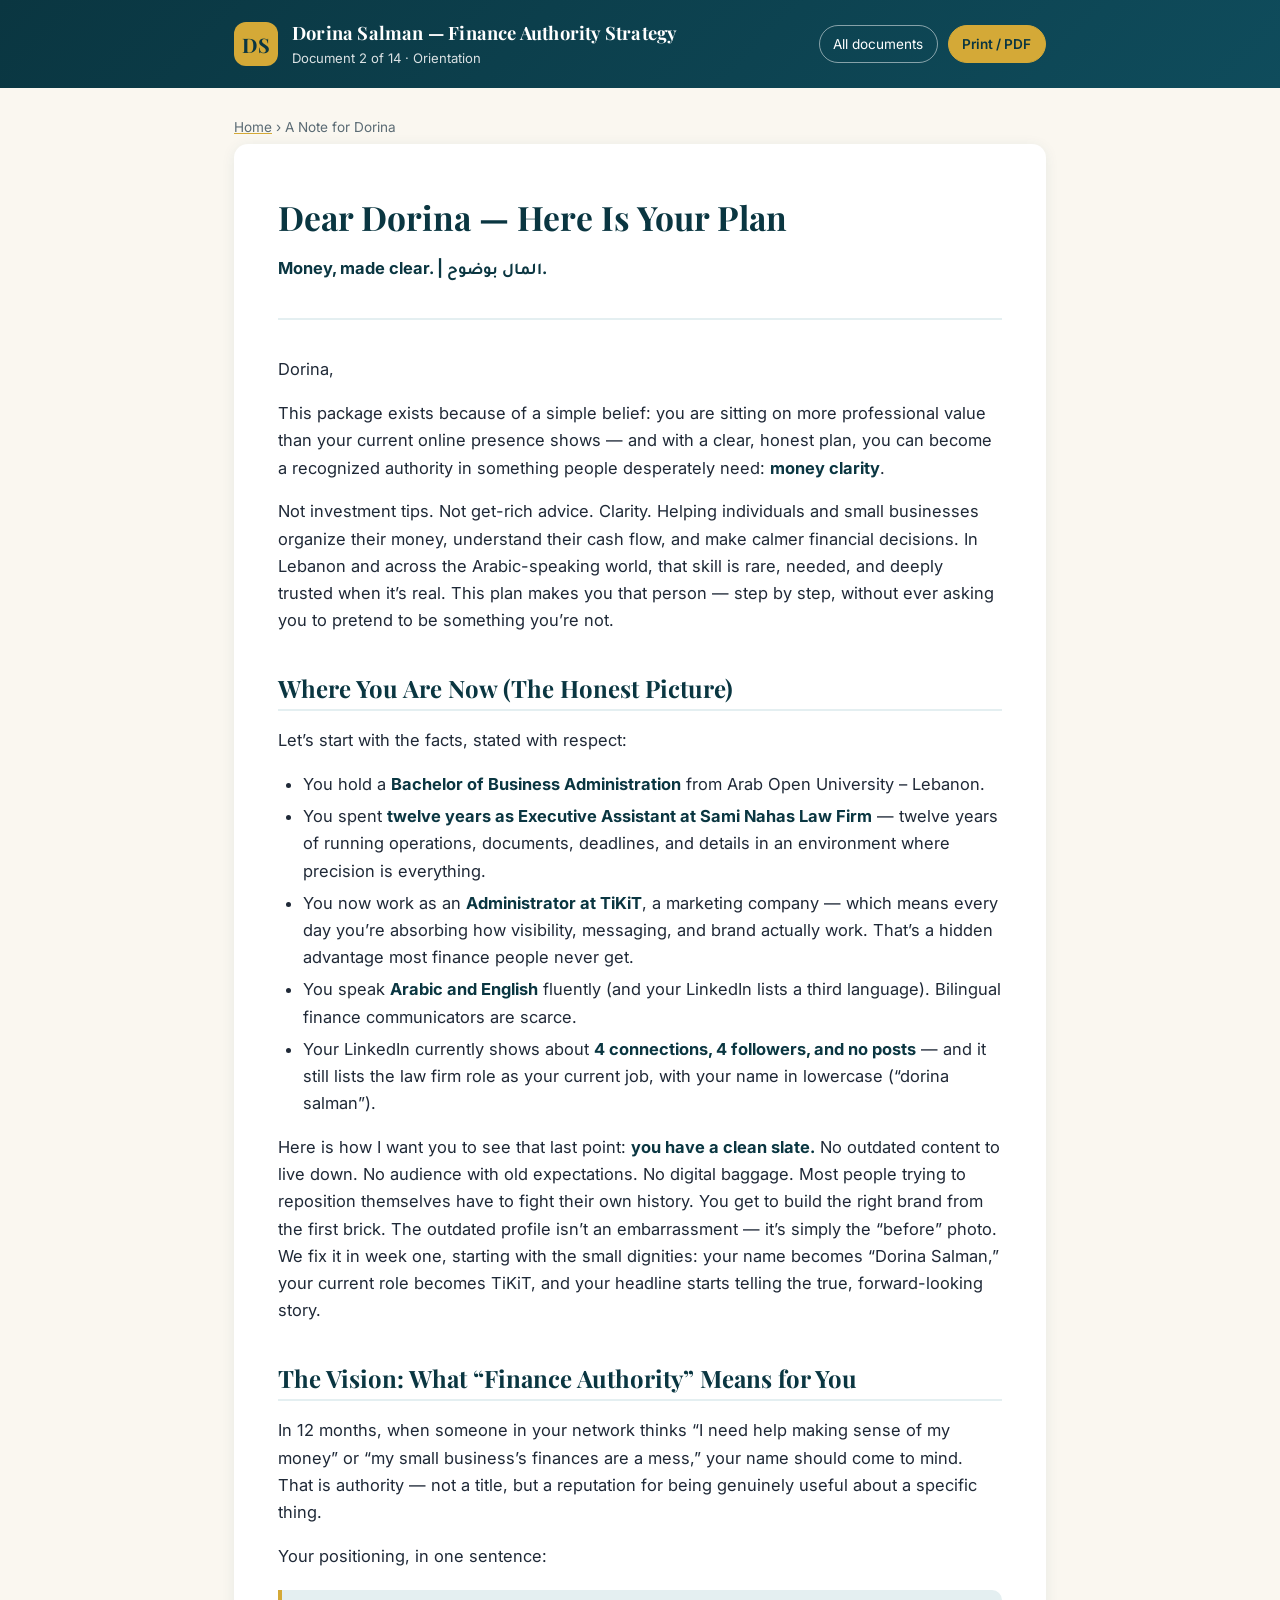
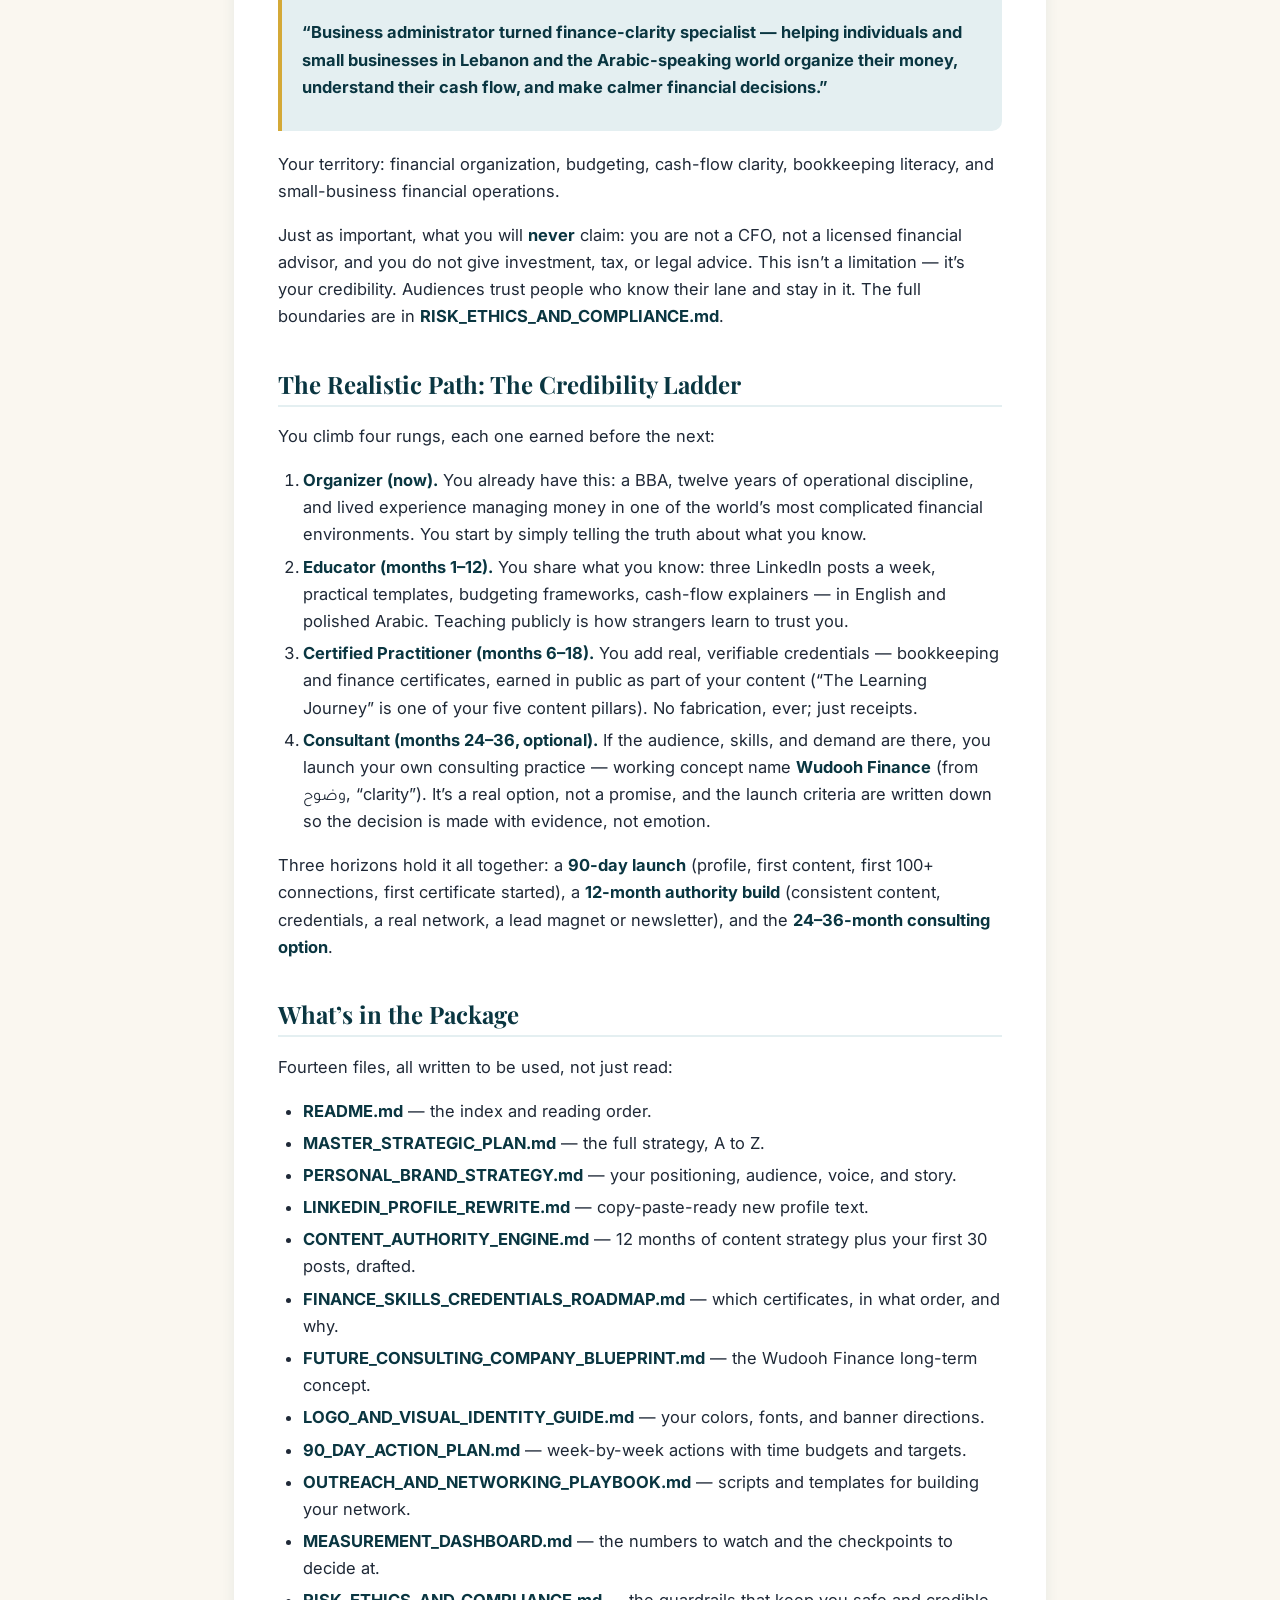
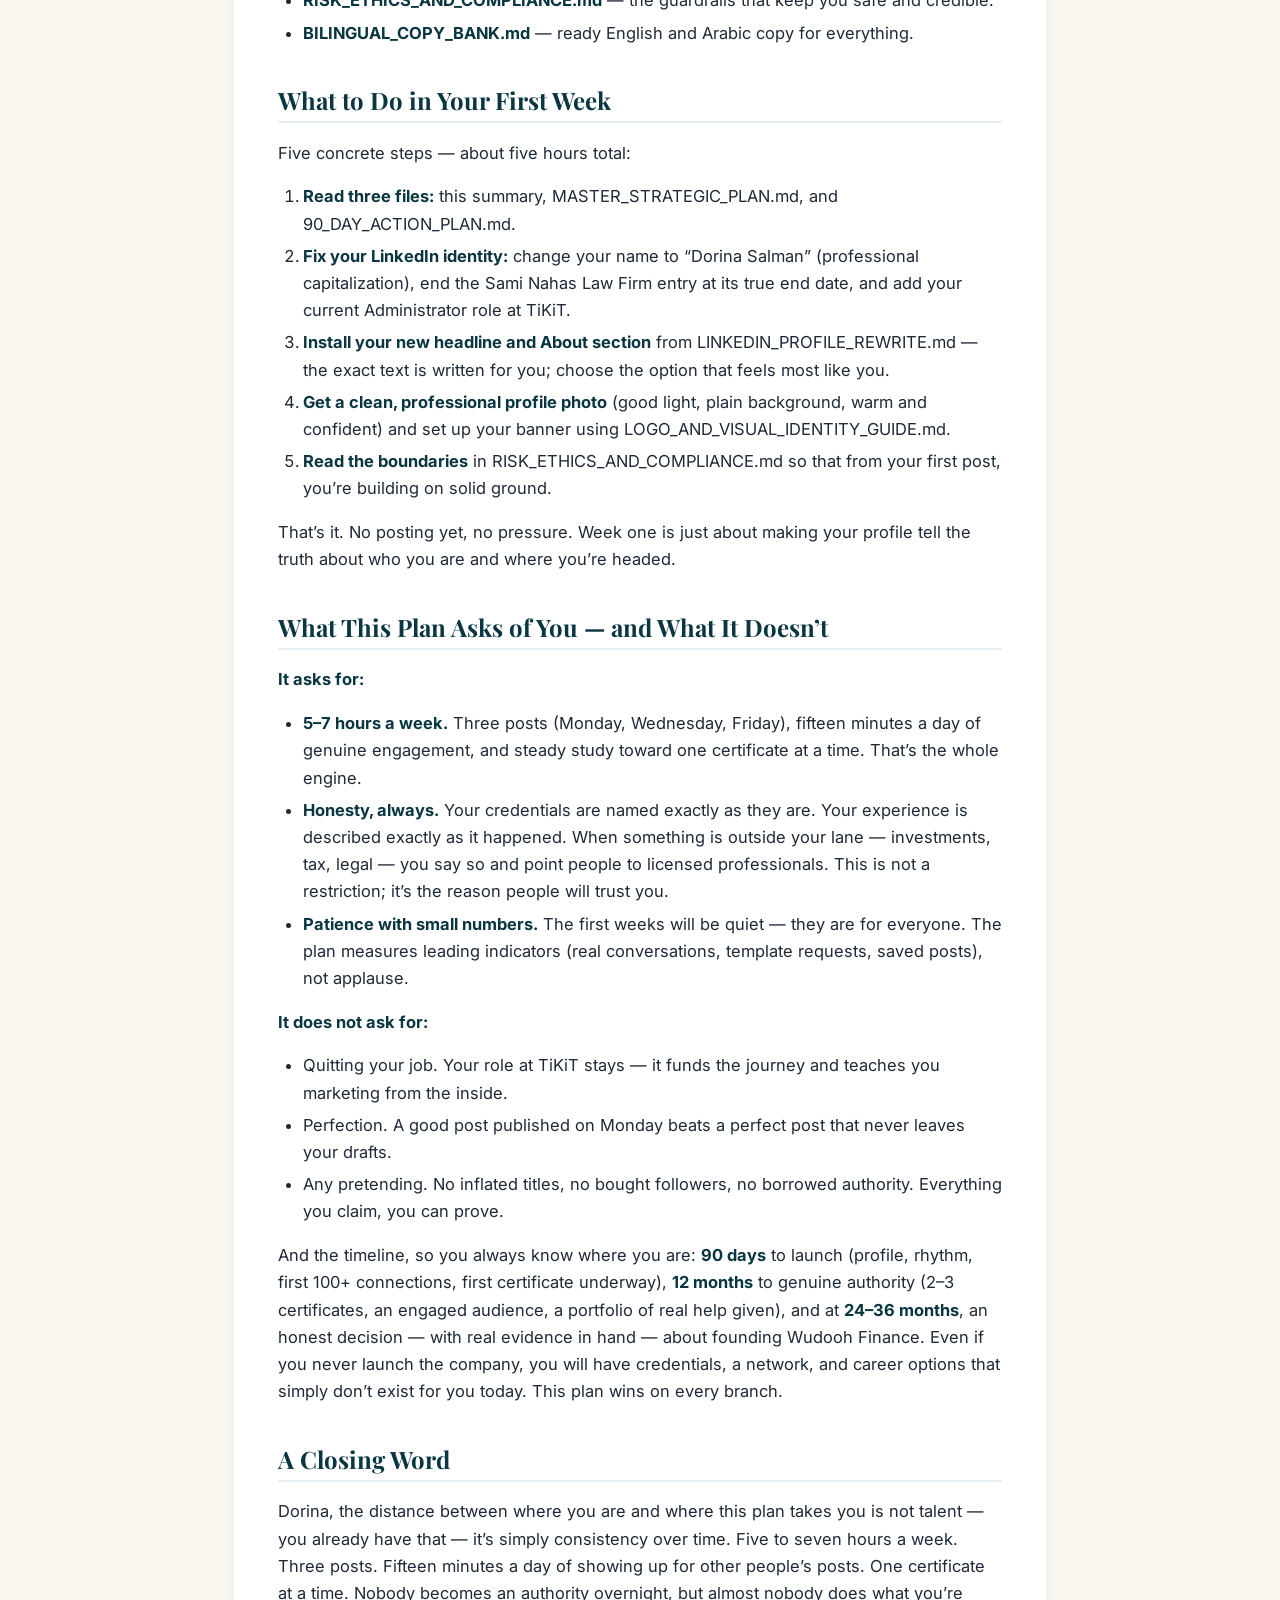
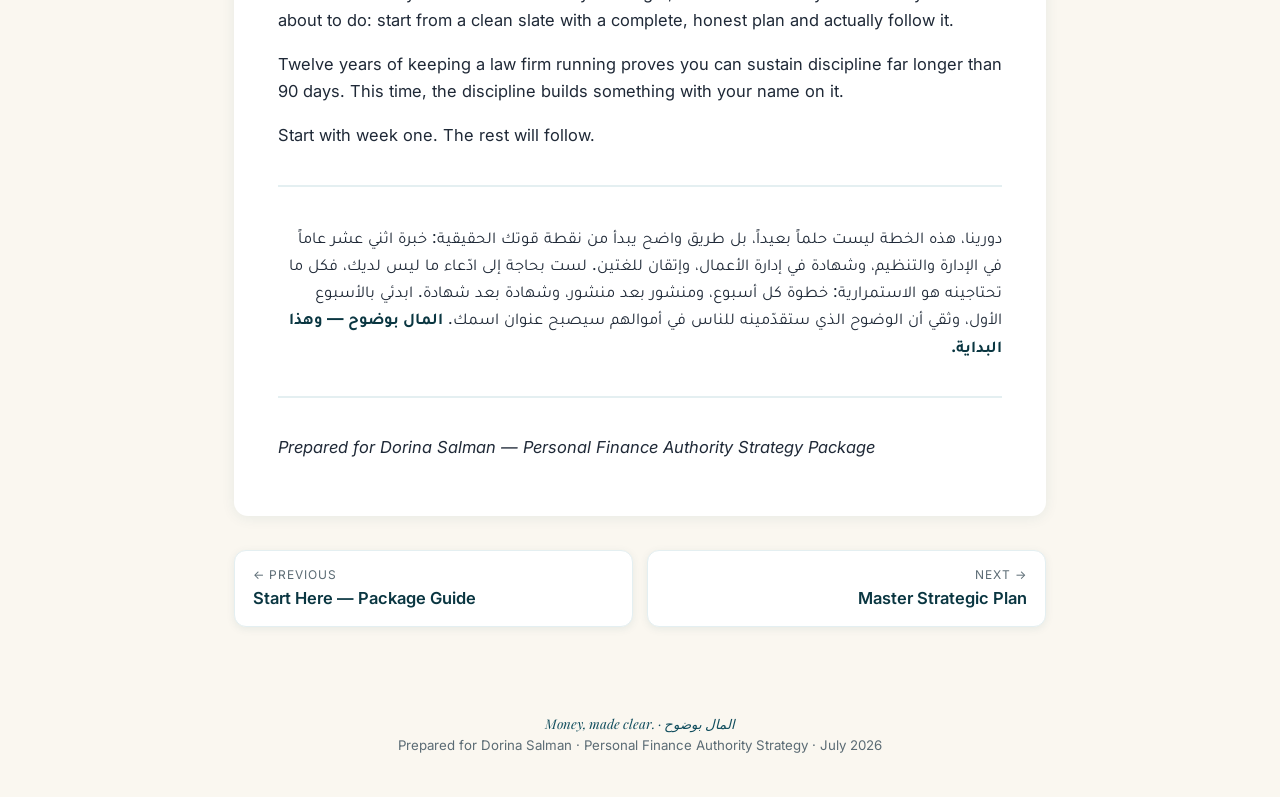
<file: summary.html>
<!DOCTYPE html>
<html lang="en">
<head>
<meta charset="utf-8">
<meta name="viewport" content="width=device-width, initial-scale=1">
<title>A Note for Dorina — Dorina Salman Strategy</title>
<link rel="preconnect" href="https://fonts.googleapis.com">
<link href="https://fonts.googleapis.com/css2?family=Playfair+Display:ital,wght@0,600;0,700;1,600&family=Inter:wght@400;600&family=Tajawal:wght@400;500;700&display=swap" rel="stylesheet">
<link rel="stylesheet" href="assets/style.css">
</head>
<body>
<header class="site-head">
  <div class="head-inner">
    <div class="brandmark">DS</div>
    <div class="head-titles">
      <div class="t1">Dorina Salman — Finance Authority Strategy</div>
      <div class="t2">Document 2 of 14 · Orientation</div>
    </div>
    <div class="head-actions">
      <a class="btn" href="index.html">All documents</a>
      <button class="btn gold" onclick="window.print()">Print / PDF</button>
    </div>
  </div>
</header>
<main>
  <div class="crumbs"><a href="index.html">Home</a> › A Note for Dorina</div>
  <article class="doc-card">
<h1>Dear Dorina — Here Is Your Plan</h1>
<p><strong>Money, made clear. | المال بوضوح.</strong></p>
<hr />
<p>Dorina,</p>
<p>This package exists because of a simple belief: you are sitting on more professional value than your current online presence shows — and with a clear, honest plan, you can become a recognized authority in something people desperately need: <strong>money clarity</strong>.</p>
<p>Not investment tips. Not get-rich advice. Clarity. Helping individuals and small businesses organize their money, understand their cash flow, and make calmer financial decisions. In Lebanon and across the Arabic-speaking world, that skill is rare, needed, and deeply trusted when it&rsquo;s real. This plan makes you that person — step by step, without ever asking you to pretend to be something you&rsquo;re not.</p>
<h2>Where You Are Now (The Honest Picture)</h2>
<p>Let&rsquo;s start with the facts, stated with respect:</p>
<ul>
<li>You hold a <strong>Bachelor of Business Administration</strong> from Arab Open University – Lebanon.</li>
<li>You spent <strong>twelve years as Executive Assistant at Sami Nahas Law Firm</strong> — twelve years of running operations, documents, deadlines, and details in an environment where precision is everything.</li>
<li>You now work as an <strong>Administrator at TiKiT</strong>, a marketing company — which means every day you&rsquo;re absorbing how visibility, messaging, and brand actually work. That&rsquo;s a hidden advantage most finance people never get.</li>
<li>You speak <strong>Arabic and English</strong> fluently (and your LinkedIn lists a third language). Bilingual finance communicators are scarce.</li>
<li>Your LinkedIn currently shows about <strong>4 connections, 4 followers, and no posts</strong> — and it still lists the law firm role as your current job, with your name in lowercase (&ldquo;dorina salman&rdquo;).</li>
</ul>
<p>Here is how I want you to see that last point: <strong>you have a clean slate.</strong> No outdated content to live down. No audience with old expectations. No digital baggage. Most people trying to reposition themselves have to fight their own history. You get to build the right brand from the first brick. The outdated profile isn&rsquo;t an embarrassment — it&rsquo;s simply the &ldquo;before&rdquo; photo. We fix it in week one, starting with the small dignities: your name becomes &ldquo;Dorina Salman,&rdquo; your current role becomes TiKiT, and your headline starts telling the true, forward-looking story.</p>
<h2>The Vision: What &ldquo;Finance Authority&rdquo; Means for You</h2>
<p>In 12 months, when someone in your network thinks &ldquo;I need help making sense of my money&rdquo; or &ldquo;my small business&rsquo;s finances are a mess,&rdquo; your name should come to mind. That is authority — not a title, but a reputation for being genuinely useful about a specific thing.</p>
<p>Your positioning, in one sentence:</p>
<blockquote>
<p><strong>&ldquo;Business administrator turned finance-clarity specialist — helping individuals and small businesses in Lebanon and the Arabic-speaking world organize their money, understand their cash flow, and make calmer financial decisions.&rdquo;</strong></p>
</blockquote>
<p>Your territory: financial organization, budgeting, cash-flow clarity, bookkeeping literacy, and small-business financial operations.</p>
<p>Just as important, what you will <strong>never</strong> claim: you are not a CFO, not a licensed financial advisor, and you do not give investment, tax, or legal advice. This isn&rsquo;t a limitation — it&rsquo;s your credibility. Audiences trust people who know their lane and stay in it. The full boundaries are in <strong>RISK_ETHICS_AND_COMPLIANCE.md</strong>.</p>
<h2>The Realistic Path: The Credibility Ladder</h2>
<p>You climb four rungs, each one earned before the next:</p>
<ol>
<li><strong>Organizer (now).</strong> You already have this: a BBA, twelve years of operational discipline, and lived experience managing money in one of the world&rsquo;s most complicated financial environments. You start by simply telling the truth about what you know.</li>
<li><strong>Educator (months 1–12).</strong> You share what you know: three LinkedIn posts a week, practical templates, budgeting frameworks, cash-flow explainers — in English and polished Arabic. Teaching publicly is how strangers learn to trust you.</li>
<li><strong>Certified Practitioner (months 6–18).</strong> You add real, verifiable credentials — bookkeeping and finance certificates, earned in public as part of your content (&ldquo;The Learning Journey&rdquo; is one of your five content pillars). No fabrication, ever; just receipts.</li>
<li><strong>Consultant (months 24–36, optional).</strong> If the audience, skills, and demand are there, you launch your own consulting practice — working concept name <strong>Wudooh Finance</strong> (from وضوح, &ldquo;clarity&rdquo;). It&rsquo;s a real option, not a promise, and the launch criteria are written down so the decision is made with evidence, not emotion.</li>
</ol>
<p>Three horizons hold it all together: a <strong>90-day launch</strong> (profile, first content, first 100+ connections, first certificate started), a <strong>12-month authority build</strong> (consistent content, credentials, a real network, a lead magnet or newsletter), and the <strong>24–36-month consulting option</strong>.</p>
<h2>What&rsquo;s in the Package</h2>
<p>Fourteen files, all written to be used, not just read:</p>
<ul>
<li><strong>README.md</strong> — the index and reading order.</li>
<li><strong>MASTER_STRATEGIC_PLAN.md</strong> — the full strategy, A to Z.</li>
<li><strong>PERSONAL_BRAND_STRATEGY.md</strong> — your positioning, audience, voice, and story.</li>
<li><strong>LINKEDIN_PROFILE_REWRITE.md</strong> — copy-paste-ready new profile text.</li>
<li><strong>CONTENT_AUTHORITY_ENGINE.md</strong> — 12 months of content strategy plus your first 30 posts, drafted.</li>
<li><strong>FINANCE_SKILLS_CREDENTIALS_ROADMAP.md</strong> — which certificates, in what order, and why.</li>
<li><strong>FUTURE_CONSULTING_COMPANY_BLUEPRINT.md</strong> — the Wudooh Finance long-term concept.</li>
<li><strong>LOGO_AND_VISUAL_IDENTITY_GUIDE.md</strong> — your colors, fonts, and banner directions.</li>
<li><strong>90_DAY_ACTION_PLAN.md</strong> — week-by-week actions with time budgets and targets.</li>
<li><strong>OUTREACH_AND_NETWORKING_PLAYBOOK.md</strong> — scripts and templates for building your network.</li>
<li><strong>MEASUREMENT_DASHBOARD.md</strong> — the numbers to watch and the checkpoints to decide at.</li>
<li><strong>RISK_ETHICS_AND_COMPLIANCE.md</strong> — the guardrails that keep you safe and credible.</li>
<li><strong>BILINGUAL_COPY_BANK.md</strong> — ready English and Arabic copy for everything.</li>
</ul>
<h2>What to Do in Your First Week</h2>
<p>Five concrete steps — about five hours total:</p>
<ol>
<li><strong>Read three files:</strong> this summary, MASTER_STRATEGIC_PLAN.md, and 90_DAY_ACTION_PLAN.md.</li>
<li><strong>Fix your LinkedIn identity:</strong> change your name to &ldquo;Dorina Salman&rdquo; (professional capitalization), end the Sami Nahas Law Firm entry at its true end date, and add your current Administrator role at TiKiT.</li>
<li><strong>Install your new headline and About section</strong> from LINKEDIN_PROFILE_REWRITE.md — the exact text is written for you; choose the option that feels most like you.</li>
<li><strong>Get a clean, professional profile photo</strong> (good light, plain background, warm and confident) and set up your banner using LOGO_AND_VISUAL_IDENTITY_GUIDE.md.</li>
<li><strong>Read the boundaries</strong> in RISK_ETHICS_AND_COMPLIANCE.md so that from your first post, you&rsquo;re building on solid ground.</li>
</ol>
<p>That&rsquo;s it. No posting yet, no pressure. Week one is just about making your profile tell the truth about who you are and where you&rsquo;re headed.</p>
<h2>What This Plan Asks of You — and What It Doesn&rsquo;t</h2>
<p><strong>It asks for:</strong></p>
<ul>
<li><strong>5–7 hours a week.</strong> Three posts (Monday, Wednesday, Friday), fifteen minutes a day of genuine engagement, and steady study toward one certificate at a time. That&rsquo;s the whole engine.</li>
<li><strong>Honesty, always.</strong> Your credentials are named exactly as they are. Your experience is described exactly as it happened. When something is outside your lane — investments, tax, legal — you say so and point people to licensed professionals. This is not a restriction; it&rsquo;s the reason people will trust you.</li>
<li><strong>Patience with small numbers.</strong> The first weeks will be quiet — they are for everyone. The plan measures leading indicators (real conversations, template requests, saved posts), not applause.</li>
</ul>
<p><strong>It does not ask for:</strong></p>
<ul>
<li>Quitting your job. Your role at TiKiT stays — it funds the journey and teaches you marketing from the inside.</li>
<li>Perfection. A good post published on Monday beats a perfect post that never leaves your drafts.</li>
<li>Any pretending. No inflated titles, no bought followers, no borrowed authority. Everything you claim, you can prove.</li>
</ul>
<p>And the timeline, so you always know where you are: <strong>90 days</strong> to launch (profile, rhythm, first 100+ connections, first certificate underway), <strong>12 months</strong> to genuine authority (2–3 certificates, an engaged audience, a portfolio of real help given), and at <strong>24–36 months</strong>, an honest decision — with real evidence in hand — about founding Wudooh Finance. Even if you never launch the company, you will have credentials, a network, and career options that simply don&rsquo;t exist for you today. This plan wins on every branch.</p>
<h2>A Closing Word</h2>
<p>Dorina, the distance between where you are and where this plan takes you is not talent — you already have that — it&rsquo;s simply consistency over time. Five to seven hours a week. Three posts. Fifteen minutes a day of showing up for other people&rsquo;s posts. One certificate at a time. Nobody becomes an authority overnight, but almost nobody does what you&rsquo;re about to do: start from a clean slate with a complete, honest plan and actually follow it.</p>
<p>Twelve years of keeping a law firm running proves you can sustain discipline far longer than 90 days. This time, the discipline builds something with your name on it.</p>
<p>Start with week one. The rest will follow.</p>
<hr />
<p>دورينا، هذه الخطة ليست حلماً بعيداً، بل طريق واضح يبدأ من نقطة قوتك الحقيقية: خبرة اثني عشر عاماً في الإدارة والتنظيم، وشهادة في إدارة الأعمال، وإتقان للغتين. لست بحاجة إلى ادّعاء ما ليس لديك، فكل ما تحتاجينه هو الاستمرارية: خطوة كل أسبوع، ومنشور بعد منشور، وشهادة بعد شهادة. ابدئي بالأسبوع الأول، وثقي أن الوضوح الذي ستقدّمينه للناس في أموالهم سيصبح عنوان اسمك. <strong>المال بوضوح — وهذا البداية.</strong></p>
<hr />
<p><em>Prepared for Dorina Salman — Personal Finance Authority Strategy Package</em></p>
  </article>
  <nav class="pager">
    <a class="prev" href="readme.html"><div class="dir">&larr; Previous</div><div class="name">Start Here — Package Guide</div></a>
    <a class="next" href="master-plan.html"><div class="dir">Next &rarr;</div><div class="name">Master Strategic Plan</div></a>
  </nav>
</main>
<footer class="site-foot">
  <div class="tagline">Money, made clear. · المال بوضوح</div>
  <div>Prepared for Dorina Salman · Personal Finance Authority Strategy · July 2026</div>
</footer>
</body>
</html>
</file>
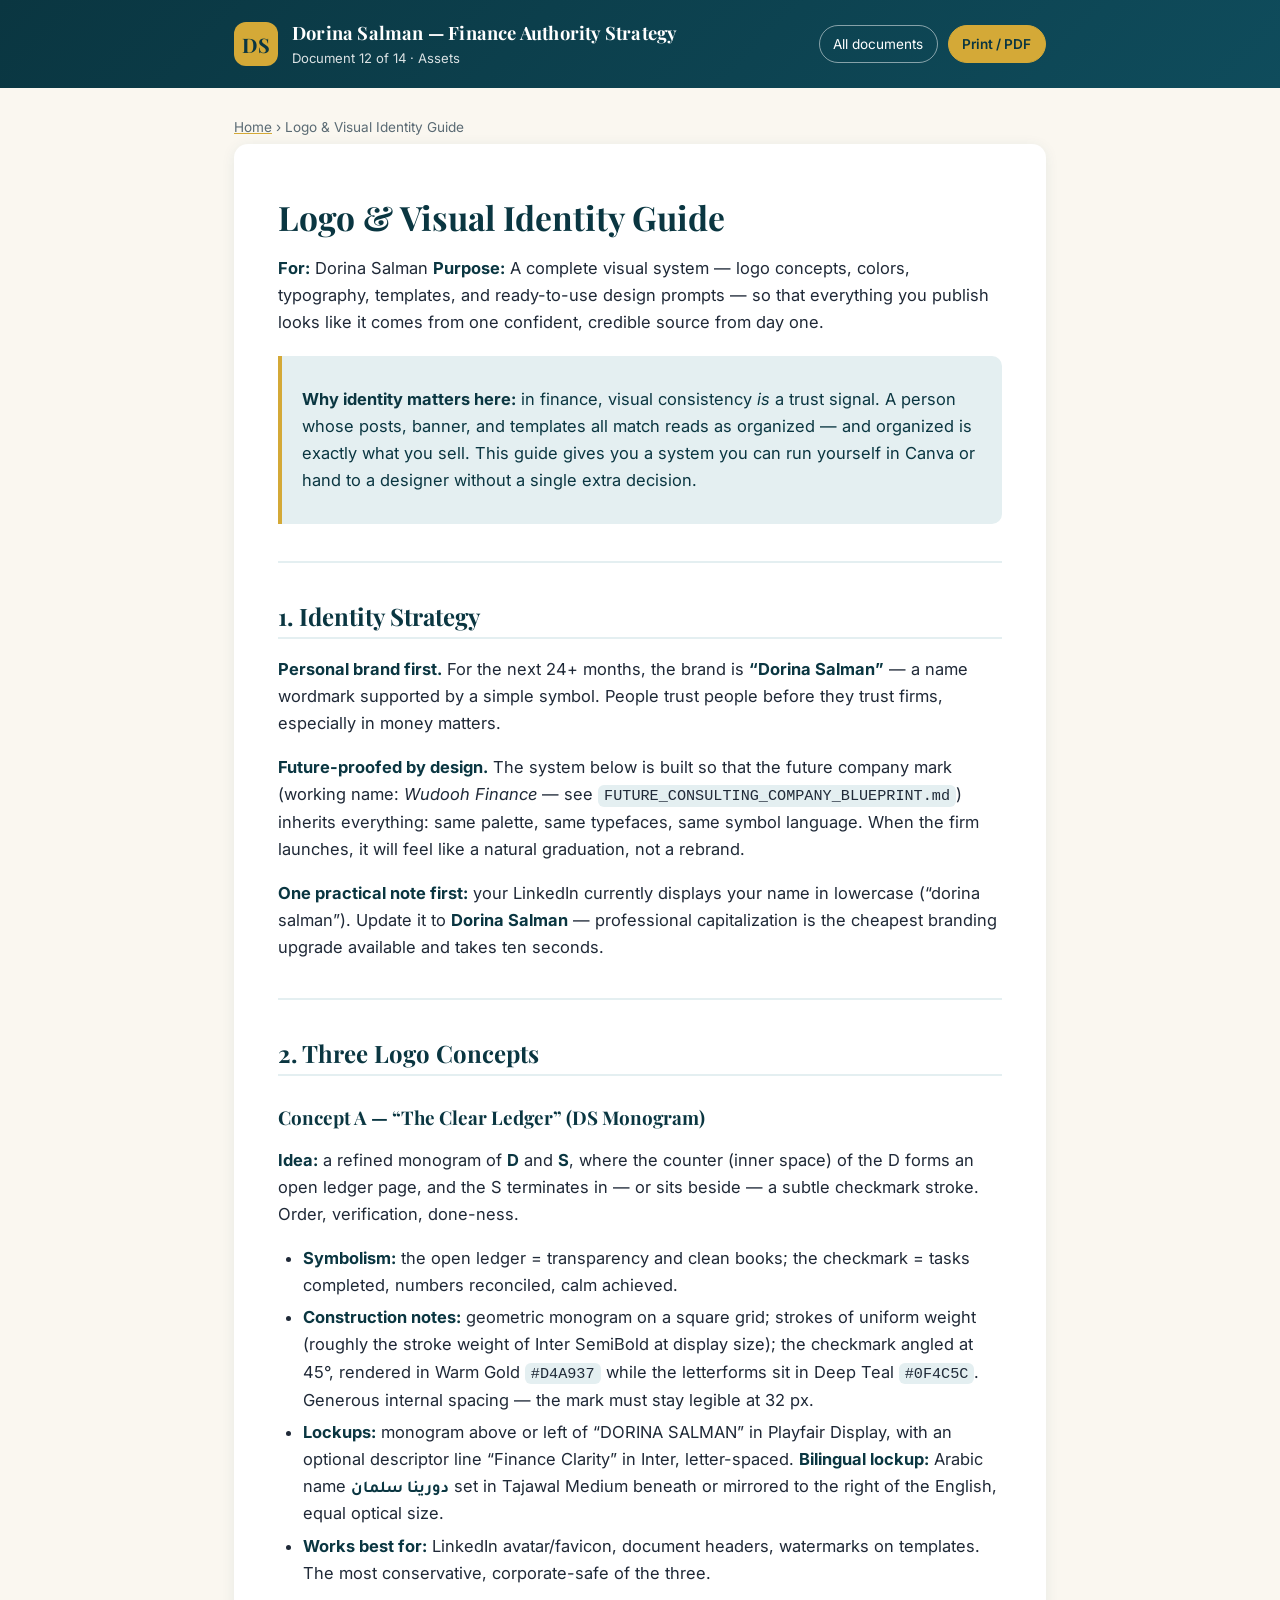
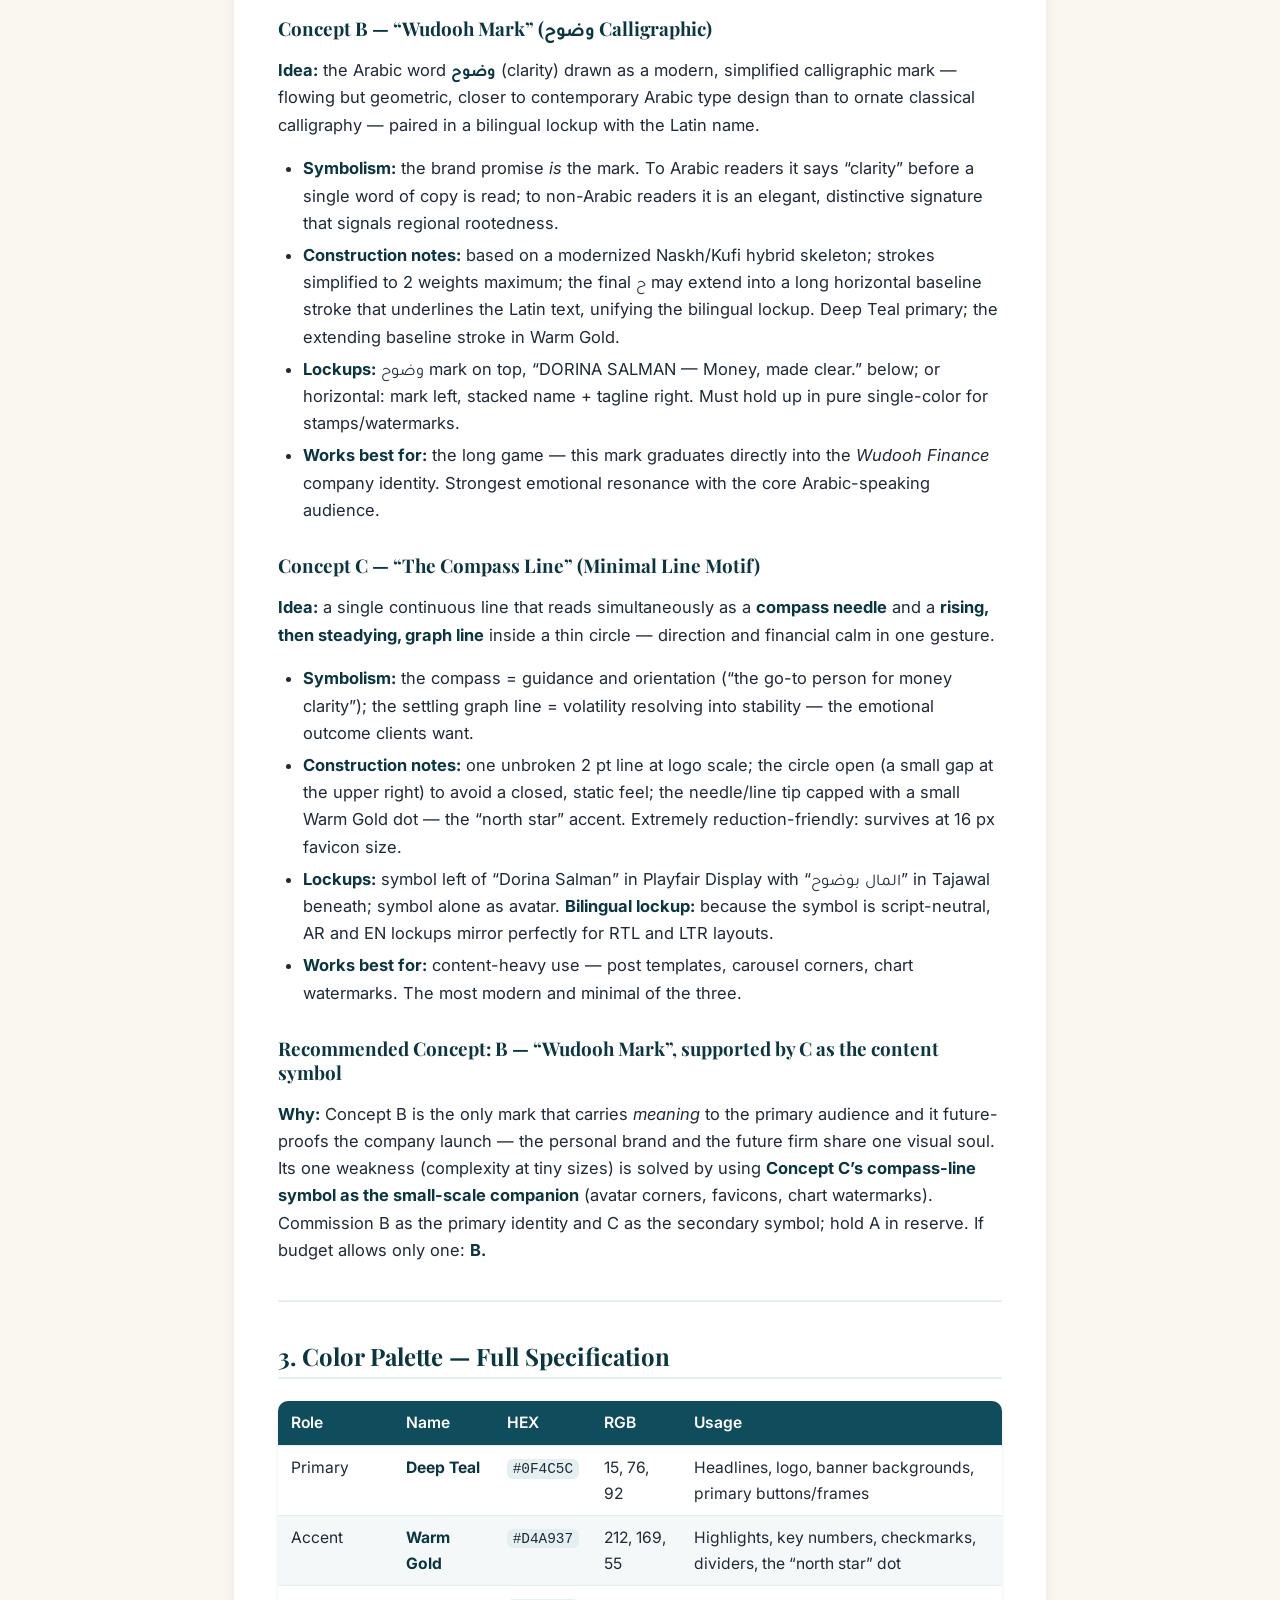
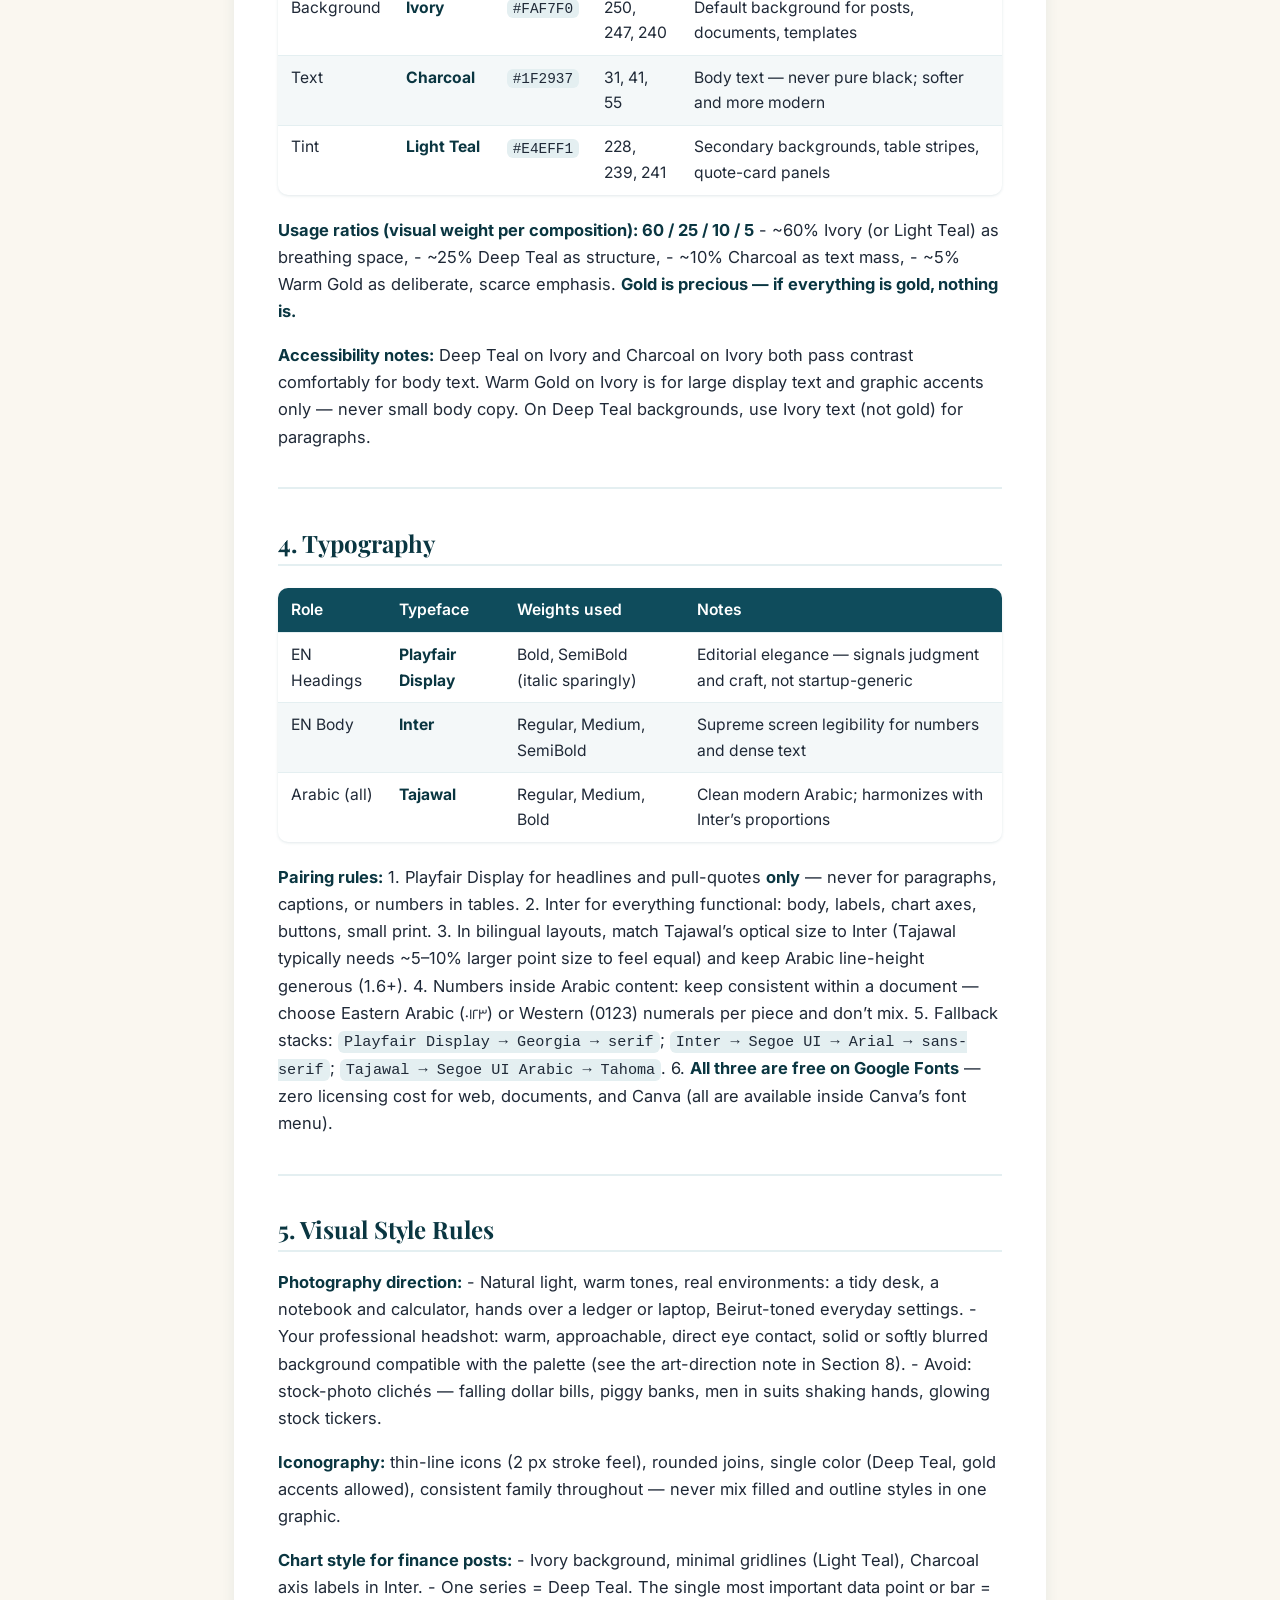
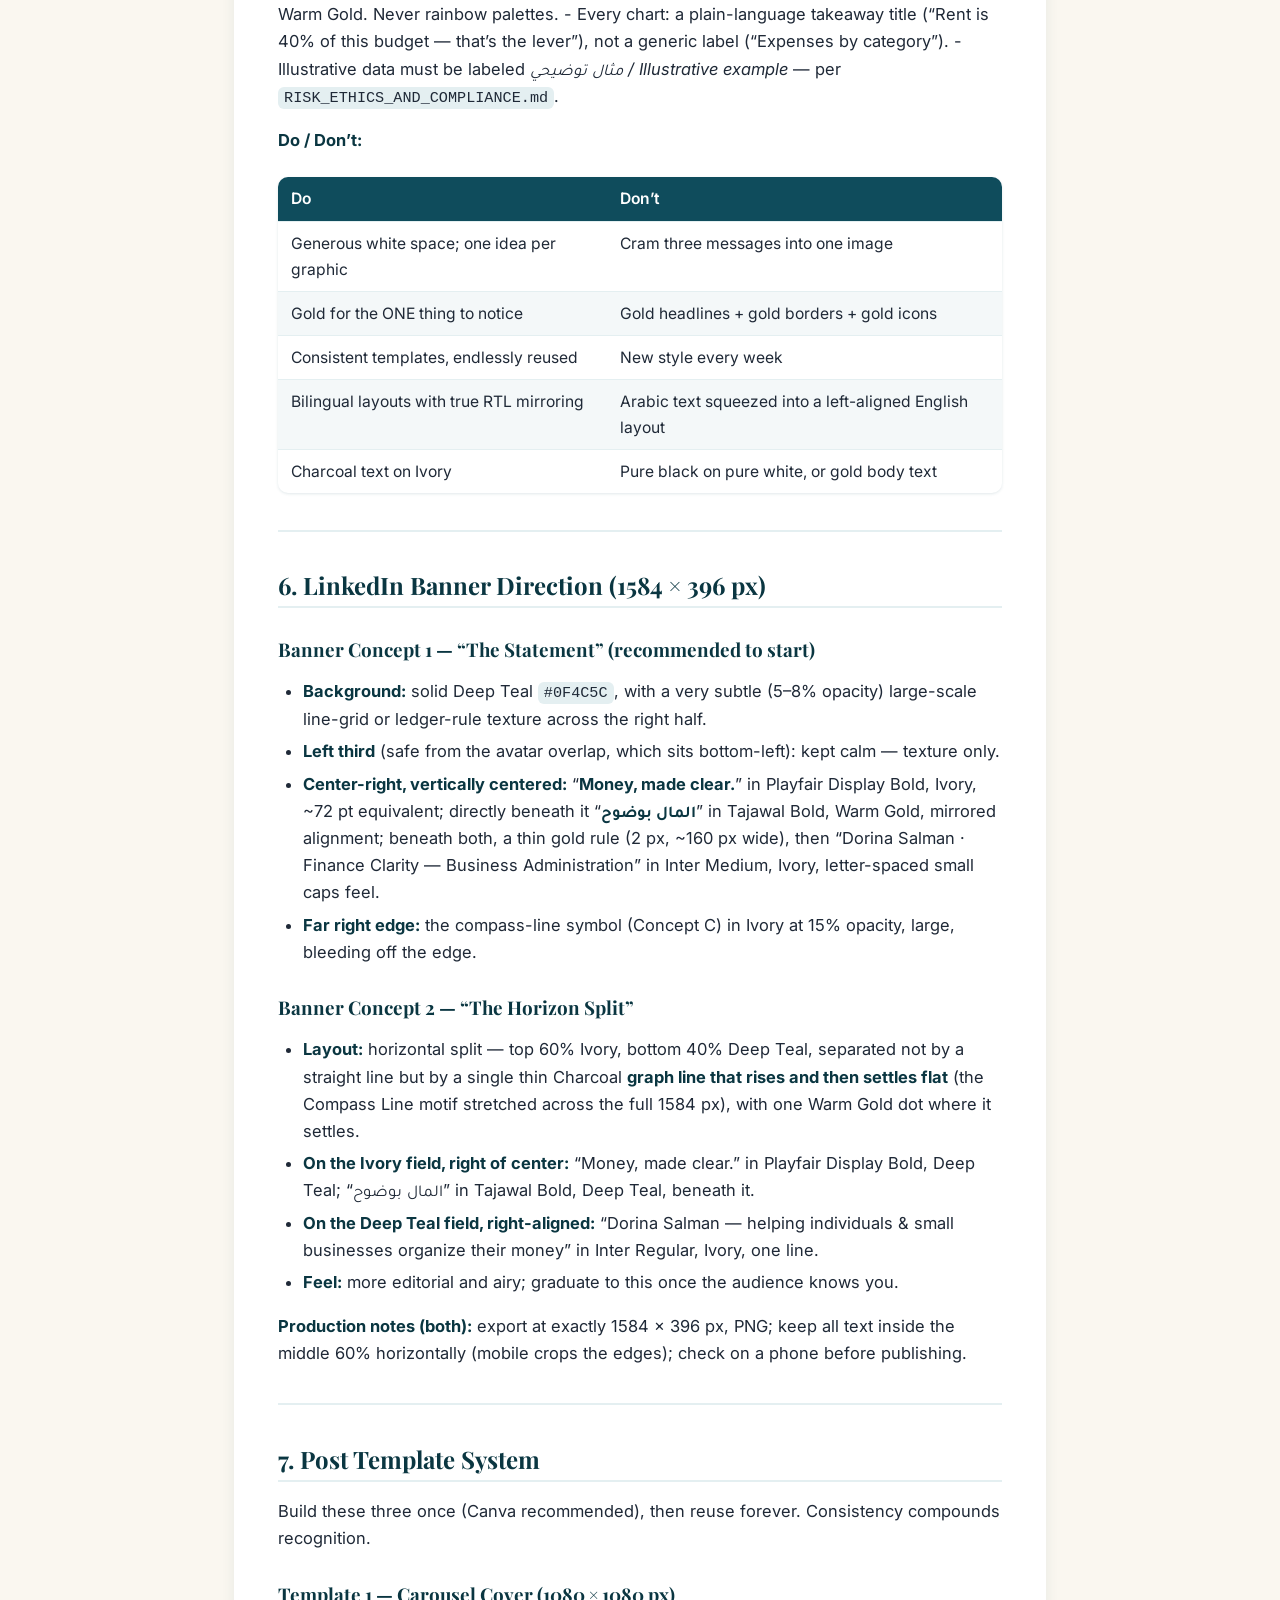
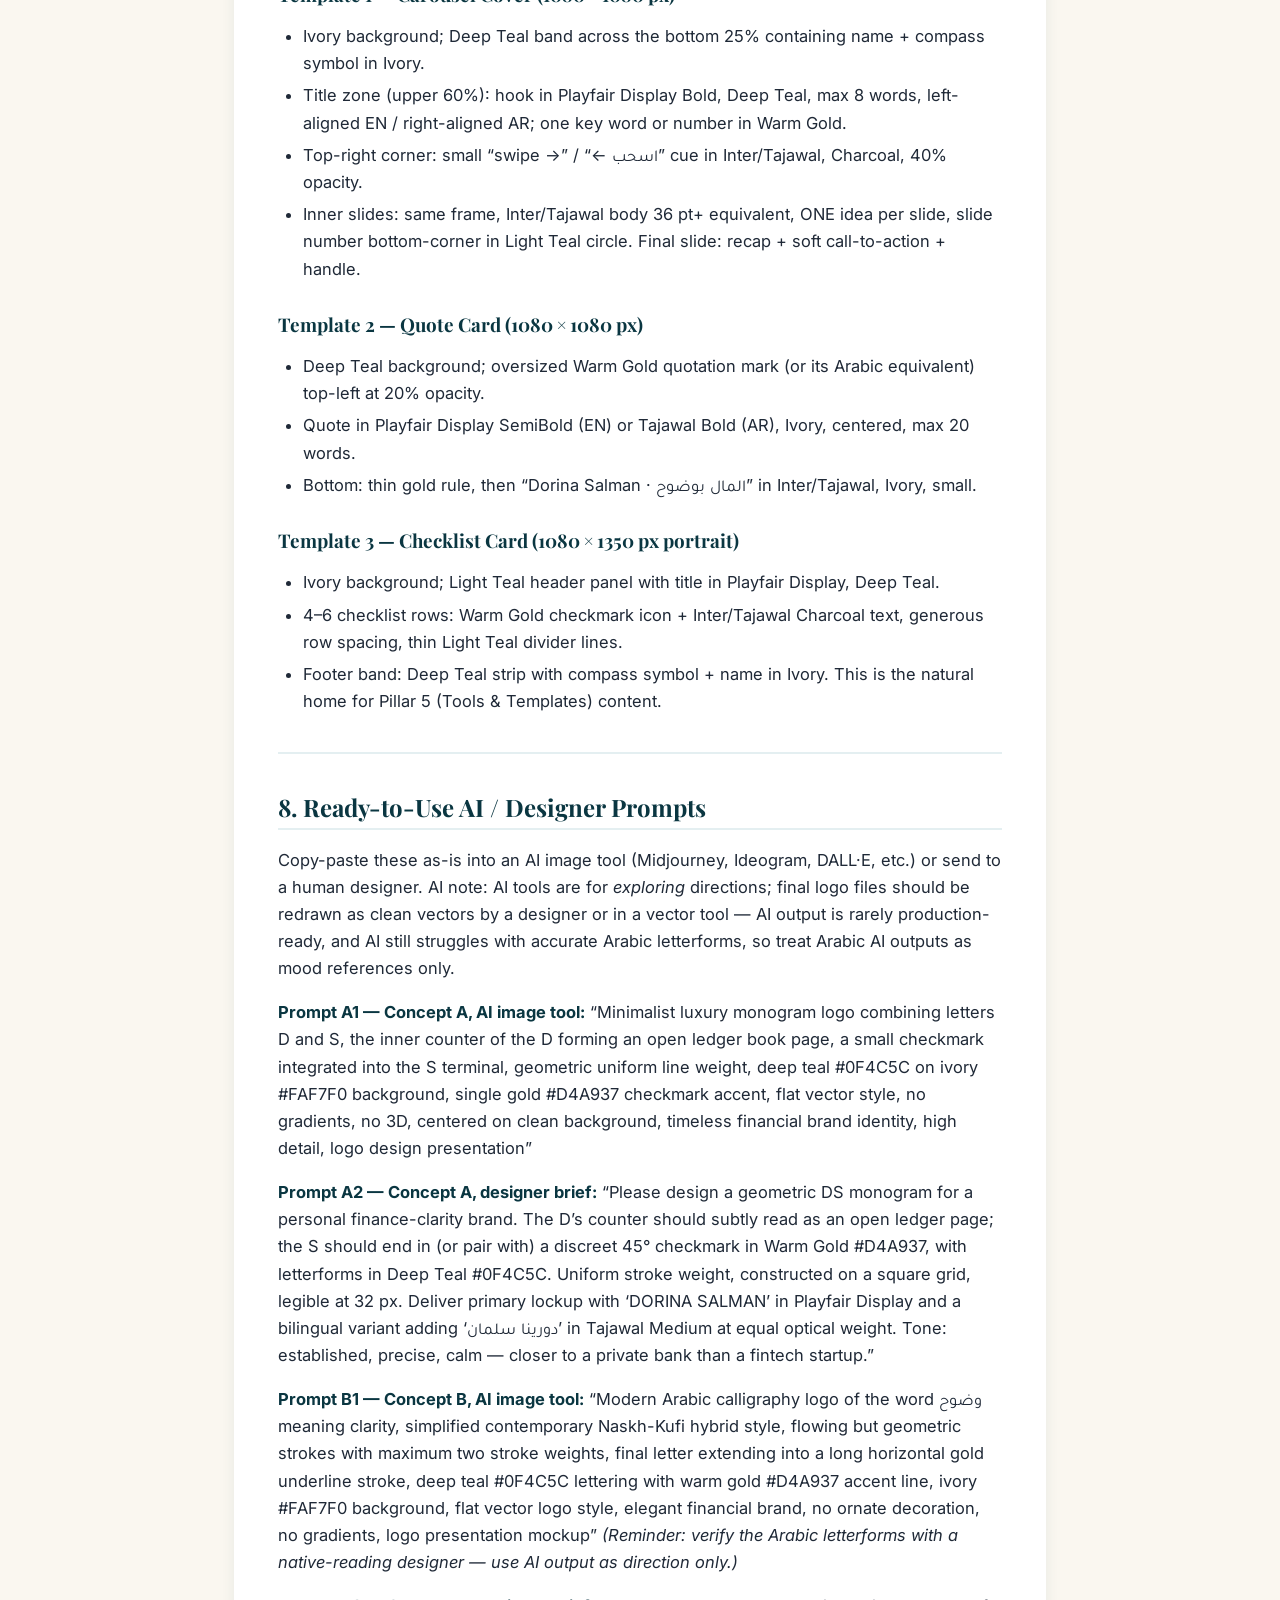
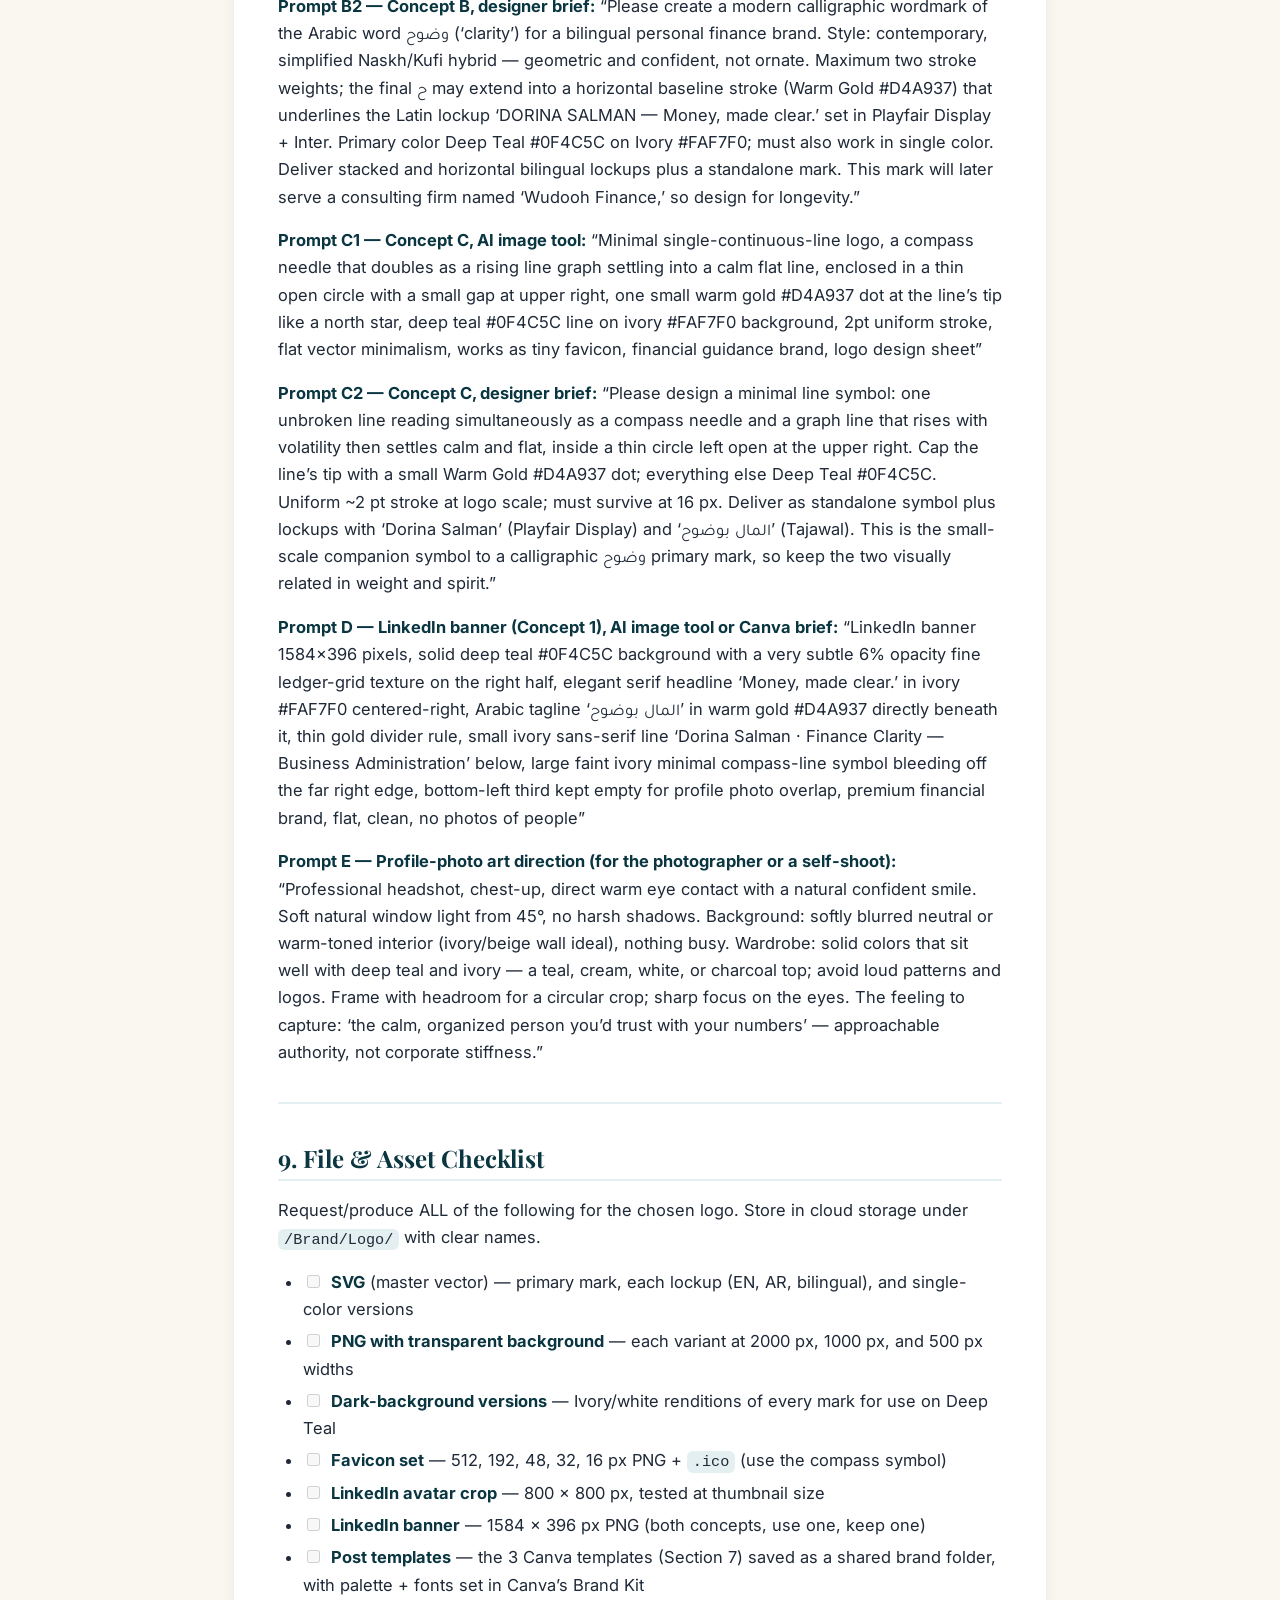
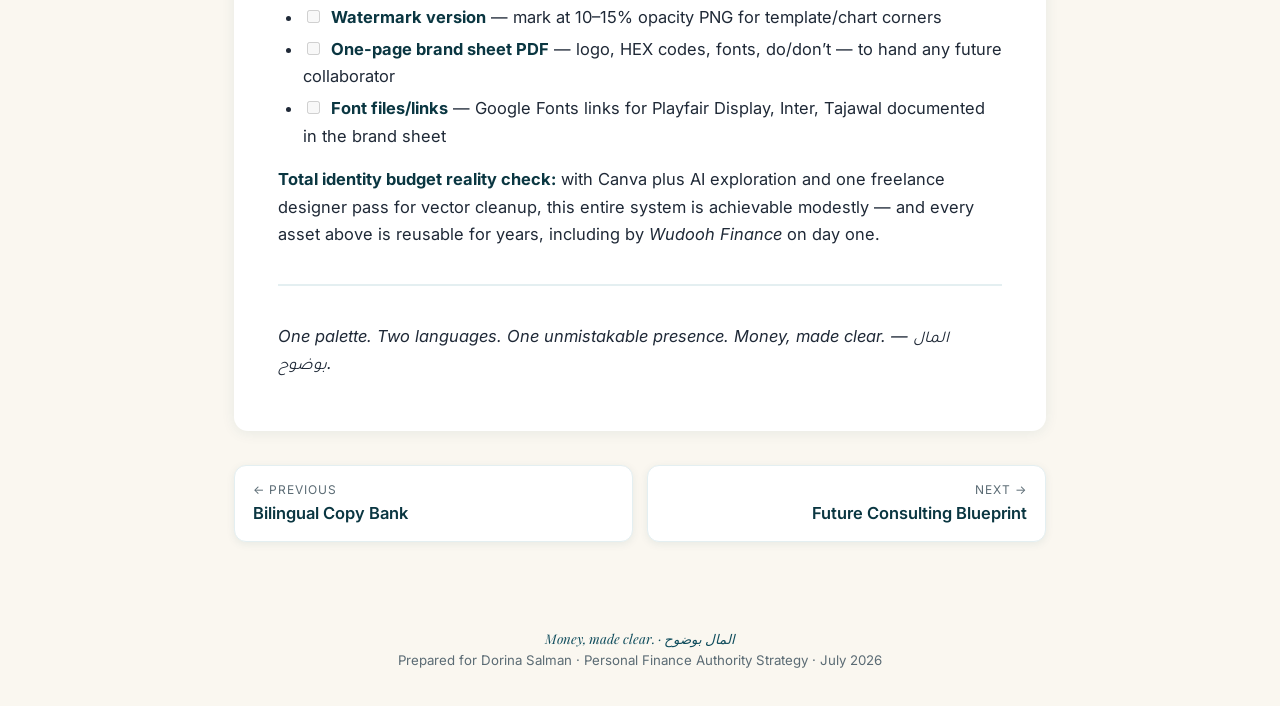
<file: visual-identity.html>
<!DOCTYPE html>
<html lang="en">
<head>
<meta charset="utf-8">
<meta name="viewport" content="width=device-width, initial-scale=1">
<title>Logo & Visual Identity Guide — Dorina Salman Strategy</title>
<link rel="preconnect" href="https://fonts.googleapis.com">
<link href="https://fonts.googleapis.com/css2?family=Playfair+Display:ital,wght@0,600;0,700;1,600&family=Inter:wght@400;600&family=Tajawal:wght@400;500;700&display=swap" rel="stylesheet">
<link rel="stylesheet" href="assets/style.css">
</head>
<body>
<header class="site-head">
  <div class="head-inner">
    <div class="brandmark">DS</div>
    <div class="head-titles">
      <div class="t1">Dorina Salman — Finance Authority Strategy</div>
      <div class="t2">Document 12 of 14 · Assets</div>
    </div>
    <div class="head-actions">
      <a class="btn" href="index.html">All documents</a>
      <button class="btn gold" onclick="window.print()">Print / PDF</button>
    </div>
  </div>
</header>
<main>
  <div class="crumbs"><a href="index.html">Home</a> › Logo & Visual Identity Guide</div>
  <article class="doc-card">
<h1>Logo &amp; Visual Identity Guide</h1>
<p><strong>For:</strong> Dorina Salman
<strong>Purpose:</strong> A complete visual system — logo concepts, colors, typography, templates, and ready-to-use design prompts — so that everything you publish looks like it comes from one confident, credible source from day one.</p>
<blockquote>
<p><strong>Why identity matters here:</strong> in finance, visual consistency <em>is</em> a trust signal. A person whose posts, banner, and templates all match reads as organized — and organized is exactly what you sell. This guide gives you a system you can run yourself in Canva or hand to a designer without a single extra decision.</p>
</blockquote>
<hr />
<h2>1. Identity Strategy</h2>
<p><strong>Personal brand first.</strong> For the next 24+ months, the brand is <strong>&ldquo;Dorina Salman&rdquo;</strong> — a name wordmark supported by a simple symbol. People trust people before they trust firms, especially in money matters.</p>
<p><strong>Future-proofed by design.</strong> The system below is built so that the future company mark (working name: <em>Wudooh Finance</em> — see <code>FUTURE_CONSULTING_COMPANY_BLUEPRINT.md</code>) inherits everything: same palette, same typefaces, same symbol language. When the firm launches, it will feel like a natural graduation, not a rebrand.</p>
<p><strong>One practical note first:</strong> your LinkedIn currently displays your name in lowercase (&ldquo;dorina salman&rdquo;). Update it to <strong>Dorina Salman</strong> — professional capitalization is the cheapest branding upgrade available and takes ten seconds.</p>
<hr />
<h2>2. Three Logo Concepts</h2>
<h3>Concept A — &ldquo;The Clear Ledger&rdquo; (DS Monogram)</h3>
<p><strong>Idea:</strong> a refined monogram of <strong>D</strong> and <strong>S</strong>, where the counter (inner space) of the D forms an open ledger page, and the S terminates in — or sits beside — a subtle checkmark stroke. Order, verification, done-ness.</p>
<ul>
<li><strong>Symbolism:</strong> the open ledger = transparency and clean books; the checkmark = tasks completed, numbers reconciled, calm achieved.</li>
<li><strong>Construction notes:</strong> geometric monogram on a square grid; strokes of uniform weight (roughly the stroke weight of Inter SemiBold at display size); the checkmark angled at 45°, rendered in Warm Gold <code>#D4A937</code> while the letterforms sit in Deep Teal <code>#0F4C5C</code>. Generous internal spacing — the mark must stay legible at 32 px.</li>
<li><strong>Lockups:</strong> monogram above or left of &ldquo;DORINA SALMAN&rdquo; in Playfair Display, with an optional descriptor line &ldquo;Finance Clarity&rdquo; in Inter, letter-spaced. <strong>Bilingual lockup:</strong> Arabic name <strong>دورينا سلمان</strong> set in Tajawal Medium beneath or mirrored to the right of the English, equal optical size.</li>
<li><strong>Works best for:</strong> LinkedIn avatar/favicon, document headers, watermarks on templates. The most conservative, corporate-safe of the three.</li>
</ul>
<h3>Concept B — &ldquo;Wudooh Mark&rdquo; (وضوح Calligraphic)</h3>
<p><strong>Idea:</strong> the Arabic word <strong>وضوح</strong> (clarity) drawn as a modern, simplified calligraphic mark — flowing but geometric, closer to contemporary Arabic type design than to ornate classical calligraphy — paired in a bilingual lockup with the Latin name.</p>
<ul>
<li><strong>Symbolism:</strong> the brand promise <em>is</em> the mark. To Arabic readers it says &ldquo;clarity&rdquo; before a single word of copy is read; to non-Arabic readers it is an elegant, distinctive signature that signals regional rootedness.</li>
<li><strong>Construction notes:</strong> based on a modernized Naskh/Kufi hybrid skeleton; strokes simplified to 2 weights maximum; the final ح may extend into a long horizontal baseline stroke that underlines the Latin text, unifying the bilingual lockup. Deep Teal primary; the extending baseline stroke in Warm Gold.</li>
<li><strong>Lockups:</strong> وضوح mark on top, &ldquo;DORINA SALMAN — Money, made clear.&rdquo; below; or horizontal: mark left, stacked name + tagline right. Must hold up in pure single-color for stamps/watermarks.</li>
<li><strong>Works best for:</strong> the long game — this mark graduates directly into the <em>Wudooh Finance</em> company identity. Strongest emotional resonance with the core Arabic-speaking audience.</li>
</ul>
<h3>Concept C — &ldquo;The Compass Line&rdquo; (Minimal Line Motif)</h3>
<p><strong>Idea:</strong> a single continuous line that reads simultaneously as a <strong>compass needle</strong> and a <strong>rising, then steadying, graph line</strong> inside a thin circle — direction and financial calm in one gesture.</p>
<ul>
<li><strong>Symbolism:</strong> the compass = guidance and orientation (&ldquo;the go-to person for money clarity&rdquo;); the settling graph line = volatility resolving into stability — the emotional outcome clients want.</li>
<li><strong>Construction notes:</strong> one unbroken 2 pt line at logo scale; the circle open (a small gap at the upper right) to avoid a closed, static feel; the needle/line tip capped with a small Warm Gold dot — the &ldquo;north star&rdquo; accent. Extremely reduction-friendly: survives at 16 px favicon size.</li>
<li><strong>Lockups:</strong> symbol left of &ldquo;Dorina Salman&rdquo; in Playfair Display with &ldquo;المال بوضوح&rdquo; in Tajawal beneath; symbol alone as avatar. <strong>Bilingual lockup:</strong> because the symbol is script-neutral, AR and EN lockups mirror perfectly for RTL and LTR layouts.</li>
<li><strong>Works best for:</strong> content-heavy use — post templates, carousel corners, chart watermarks. The most modern and minimal of the three.</li>
</ul>
<h3>Recommended Concept: <strong>B — &ldquo;Wudooh Mark&rdquo;, supported by C as the content symbol</strong></h3>
<p><strong>Why:</strong> Concept B is the only mark that carries <em>meaning</em> to the primary audience and it future-proofs the company launch — the personal brand and the future firm share one visual soul. Its one weakness (complexity at tiny sizes) is solved by using <strong>Concept C&rsquo;s compass-line symbol as the small-scale companion</strong> (avatar corners, favicons, chart watermarks). Commission B as the primary identity and C as the secondary symbol; hold A in reserve. If budget allows only one: <strong>B.</strong></p>
<hr />
<h2>3. Color Palette — Full Specification</h2>
<table>
<thead>
<tr>
<th>Role</th>
<th>Name</th>
<th>HEX</th>
<th>RGB</th>
<th>Usage</th>
</tr>
</thead>
<tbody>
<tr>
<td>Primary</td>
<td><strong>Deep Teal</strong></td>
<td><code>#0F4C5C</code></td>
<td>15, 76, 92</td>
<td>Headlines, logo, banner backgrounds, primary buttons/frames</td>
</tr>
<tr>
<td>Accent</td>
<td><strong>Warm Gold</strong></td>
<td><code>#D4A937</code></td>
<td>212, 169, 55</td>
<td>Highlights, key numbers, checkmarks, dividers, the &ldquo;north star&rdquo; dot</td>
</tr>
<tr>
<td>Background</td>
<td><strong>Ivory</strong></td>
<td><code>#FAF7F0</code></td>
<td>250, 247, 240</td>
<td>Default background for posts, documents, templates</td>
</tr>
<tr>
<td>Text</td>
<td><strong>Charcoal</strong></td>
<td><code>#1F2937</code></td>
<td>31, 41, 55</td>
<td>Body text — never pure black; softer and more modern</td>
</tr>
<tr>
<td>Tint</td>
<td><strong>Light Teal</strong></td>
<td><code>#E4EFF1</code></td>
<td>228, 239, 241</td>
<td>Secondary backgrounds, table stripes, quote-card panels</td>
</tr>
</tbody>
</table>
<p><strong>Usage ratios (visual weight per composition): 60 / 25 / 10 / 5</strong>
- ~60% Ivory (or Light Teal) as breathing space,
- ~25% Deep Teal as structure,
- ~10% Charcoal as text mass,
- ~5% Warm Gold as deliberate, scarce emphasis. <strong>Gold is precious — if everything is gold, nothing is.</strong></p>
<p><strong>Accessibility notes:</strong> Deep Teal on Ivory and Charcoal on Ivory both pass contrast comfortably for body text. Warm Gold on Ivory is for large display text and graphic accents only — never small body copy. On Deep Teal backgrounds, use Ivory text (not gold) for paragraphs.</p>
<hr />
<h2>4. Typography</h2>
<table>
<thead>
<tr>
<th>Role</th>
<th>Typeface</th>
<th>Weights used</th>
<th>Notes</th>
</tr>
</thead>
<tbody>
<tr>
<td>EN Headings</td>
<td><strong>Playfair Display</strong></td>
<td>Bold, SemiBold (italic sparingly)</td>
<td>Editorial elegance — signals judgment and craft, not startup-generic</td>
</tr>
<tr>
<td>EN Body</td>
<td><strong>Inter</strong></td>
<td>Regular, Medium, SemiBold</td>
<td>Supreme screen legibility for numbers and dense text</td>
</tr>
<tr>
<td>Arabic (all)</td>
<td><strong>Tajawal</strong></td>
<td>Regular, Medium, Bold</td>
<td>Clean modern Arabic; harmonizes with Inter&rsquo;s proportions</td>
</tr>
</tbody>
</table>
<p><strong>Pairing rules:</strong>
1. Playfair Display for headlines and pull-quotes <strong>only</strong> — never for paragraphs, captions, or numbers in tables.
2. Inter for everything functional: body, labels, chart axes, buttons, small print.
3. In bilingual layouts, match Tajawal&rsquo;s optical size to Inter (Tajawal typically needs ~5–10% larger point size to feel equal) and keep Arabic line-height generous (1.6+).
4. Numbers inside Arabic content: keep consistent within a document — choose Eastern Arabic (٠١٢٣) or Western (0123) numerals per piece and don&rsquo;t mix.
5. Fallback stacks: <code>Playfair Display → Georgia → serif</code>; <code>Inter → Segoe UI → Arial → sans-serif</code>; <code>Tajawal → Segoe UI Arabic → Tahoma</code>.
6. <strong>All three are free on Google Fonts</strong> — zero licensing cost for web, documents, and Canva (all are available inside Canva&rsquo;s font menu).</p>
<hr />
<h2>5. Visual Style Rules</h2>
<p><strong>Photography direction:</strong>
- Natural light, warm tones, real environments: a tidy desk, a notebook and calculator, hands over a ledger or laptop, Beirut-toned everyday settings.
- Your professional headshot: warm, approachable, direct eye contact, solid or softly blurred background compatible with the palette (see the art-direction note in Section 8).
- Avoid: stock-photo clichés — falling dollar bills, piggy banks, men in suits shaking hands, glowing stock tickers.</p>
<p><strong>Iconography:</strong> thin-line icons (2 px stroke feel), rounded joins, single color (Deep Teal, gold accents allowed), consistent family throughout — never mix filled and outline styles in one graphic.</p>
<p><strong>Chart style for finance posts:</strong>
- Ivory background, minimal gridlines (Light Teal), Charcoal axis labels in Inter.
- One series = Deep Teal. The single most important data point or bar = Warm Gold. Never rainbow palettes.
- Every chart: a plain-language takeaway title (&ldquo;Rent is 40% of this budget — that&rsquo;s the lever&rdquo;), not a generic label (&ldquo;Expenses by category&rdquo;).
- Illustrative data must be labeled <em>مثال توضيحي / Illustrative example</em> — per <code>RISK_ETHICS_AND_COMPLIANCE.md</code>.</p>
<p><strong>Do / Don&rsquo;t:</strong></p>
<table>
<thead>
<tr>
<th>Do</th>
<th>Don&rsquo;t</th>
</tr>
</thead>
<tbody>
<tr>
<td>Generous white space; one idea per graphic</td>
<td>Cram three messages into one image</td>
</tr>
<tr>
<td>Gold for the ONE thing to notice</td>
<td>Gold headlines + gold borders + gold icons</td>
</tr>
<tr>
<td>Consistent templates, endlessly reused</td>
<td>New style every week</td>
</tr>
<tr>
<td>Bilingual layouts with true RTL mirroring</td>
<td>Arabic text squeezed into a left-aligned English layout</td>
</tr>
<tr>
<td>Charcoal text on Ivory</td>
<td>Pure black on pure white, or gold body text</td>
</tr>
</tbody>
</table>
<hr />
<h2>6. LinkedIn Banner Direction (1584 × 396 px)</h2>
<h3>Banner Concept 1 — &ldquo;The Statement&rdquo; (recommended to start)</h3>
<ul>
<li><strong>Background:</strong> solid Deep Teal <code>#0F4C5C</code>, with a very subtle (5–8% opacity) large-scale line-grid or ledger-rule texture across the right half.</li>
<li><strong>Left third</strong> (safe from the avatar overlap, which sits bottom-left): kept calm — texture only.</li>
<li><strong>Center-right, vertically centered:</strong> &ldquo;<strong>Money, made clear.</strong>&rdquo; in Playfair Display Bold, Ivory, ~72 pt equivalent; directly beneath it &ldquo;<strong>المال بوضوح</strong>&rdquo; in Tajawal Bold, Warm Gold, mirrored alignment; beneath both, a thin gold rule (2 px, ~160 px wide), then &ldquo;Dorina Salman · Finance Clarity — Business Administration&rdquo; in Inter Medium, Ivory, letter-spaced small caps feel.</li>
<li><strong>Far right edge:</strong> the compass-line symbol (Concept C) in Ivory at 15% opacity, large, bleeding off the edge.</li>
</ul>
<h3>Banner Concept 2 — &ldquo;The Horizon Split&rdquo;</h3>
<ul>
<li><strong>Layout:</strong> horizontal split — top 60% Ivory, bottom 40% Deep Teal, separated not by a straight line but by a single thin Charcoal <strong>graph line that rises and then settles flat</strong> (the Compass Line motif stretched across the full 1584 px), with one Warm Gold dot where it settles.</li>
<li><strong>On the Ivory field, right of center:</strong> &ldquo;Money, made clear.&rdquo; in Playfair Display Bold, Deep Teal; &ldquo;المال بوضوح&rdquo; in Tajawal Bold, Deep Teal, beneath it.</li>
<li><strong>On the Deep Teal field, right-aligned:</strong> &ldquo;Dorina Salman — helping individuals &amp; small businesses organize their money&rdquo; in Inter Regular, Ivory, one line.</li>
<li><strong>Feel:</strong> more editorial and airy; graduate to this once the audience knows you.</li>
</ul>
<p><strong>Production notes (both):</strong> export at exactly 1584 × 396 px, PNG; keep all text inside the middle 60% horizontally (mobile crops the edges); check on a phone before publishing.</p>
<hr />
<h2>7. Post Template System</h2>
<p>Build these three once (Canva recommended), then reuse forever. Consistency compounds recognition.</p>
<h3>Template 1 — Carousel Cover (1080 × 1080 px)</h3>
<ul>
<li>Ivory background; Deep Teal band across the bottom 25% containing name + compass symbol in Ivory.</li>
<li>Title zone (upper 60%): hook in Playfair Display Bold, Deep Teal, max 8 words, left-aligned EN / right-aligned AR; one key word or number in Warm Gold.</li>
<li>Top-right corner: small &ldquo;swipe →&rdquo; / &ldquo;← اسحب&rdquo; cue in Inter/Tajawal, Charcoal, 40% opacity.</li>
<li>Inner slides: same frame, Inter/Tajawal body 36 pt+ equivalent, ONE idea per slide, slide number bottom-corner in Light Teal circle. Final slide: recap + soft call-to-action + handle.</li>
</ul>
<h3>Template 2 — Quote Card (1080 × 1080 px)</h3>
<ul>
<li>Deep Teal background; oversized Warm Gold quotation mark (or its Arabic equivalent) top-left at 20% opacity.</li>
<li>Quote in Playfair Display SemiBold (EN) or Tajawal Bold (AR), Ivory, centered, max 20 words.</li>
<li>Bottom: thin gold rule, then &ldquo;Dorina Salman · المال بوضوح&rdquo; in Inter/Tajawal, Ivory, small.</li>
</ul>
<h3>Template 3 — Checklist Card (1080 × 1350 px portrait)</h3>
<ul>
<li>Ivory background; Light Teal header panel with title in Playfair Display, Deep Teal.</li>
<li>4–6 checklist rows: Warm Gold checkmark icon + Inter/Tajawal Charcoal text, generous row spacing, thin Light Teal divider lines.</li>
<li>Footer band: Deep Teal strip with compass symbol + name in Ivory. This is the natural home for Pillar 5 (Tools &amp; Templates) content.</li>
</ul>
<hr />
<h2>8. Ready-to-Use AI / Designer Prompts</h2>
<p>Copy-paste these as-is into an AI image tool (Midjourney, Ideogram, DALL·E, etc.) or send to a human designer. AI note: AI tools are for <em>exploring</em> directions; final logo files should be redrawn as clean vectors by a designer or in a vector tool — AI output is rarely production-ready, and AI still struggles with accurate Arabic letterforms, so treat Arabic AI outputs as mood references only.</p>
<p><strong>Prompt A1 — Concept A, AI image tool:</strong>
&ldquo;Minimalist luxury monogram logo combining letters D and S, the inner counter of the D forming an open ledger book page, a small checkmark integrated into the S terminal, geometric uniform line weight, deep teal #0F4C5C on ivory #FAF7F0 background, single gold #D4A937 checkmark accent, flat vector style, no gradients, no 3D, centered on clean background, timeless financial brand identity, high detail, logo design presentation&rdquo;</p>
<p><strong>Prompt A2 — Concept A, designer brief:</strong>
&ldquo;Please design a geometric DS monogram for a personal finance-clarity brand. The D&rsquo;s counter should subtly read as an open ledger page; the S should end in (or pair with) a discreet 45° checkmark in Warm Gold #D4A937, with letterforms in Deep Teal #0F4C5C. Uniform stroke weight, constructed on a square grid, legible at 32 px. Deliver primary lockup with &lsquo;DORINA SALMAN&rsquo; in Playfair Display and a bilingual variant adding &lsquo;دورينا سلمان&rsquo; in Tajawal Medium at equal optical weight. Tone: established, precise, calm — closer to a private bank than a fintech startup.&rdquo;</p>
<p><strong>Prompt B1 — Concept B, AI image tool:</strong>
&ldquo;Modern Arabic calligraphy logo of the word وضوح meaning clarity, simplified contemporary Naskh-Kufi hybrid style, flowing but geometric strokes with maximum two stroke weights, final letter extending into a long horizontal gold underline stroke, deep teal #0F4C5C lettering with warm gold #D4A937 accent line, ivory #FAF7F0 background, flat vector logo style, elegant financial brand, no ornate decoration, no gradients, logo presentation mockup&rdquo;
<em>(Reminder: verify the Arabic letterforms with a native-reading designer — use AI output as direction only.)</em></p>
<p><strong>Prompt B2 — Concept B, designer brief:</strong>
&ldquo;Please create a modern calligraphic wordmark of the Arabic word وضوح (&lsquo;clarity&rsquo;) for a bilingual personal finance brand. Style: contemporary, simplified Naskh/Kufi hybrid — geometric and confident, not ornate. Maximum two stroke weights; the final ح may extend into a horizontal baseline stroke (Warm Gold #D4A937) that underlines the Latin lockup &lsquo;DORINA SALMAN — Money, made clear.&rsquo; set in Playfair Display + Inter. Primary color Deep Teal #0F4C5C on Ivory #FAF7F0; must also work in single color. Deliver stacked and horizontal bilingual lockups plus a standalone mark. This mark will later serve a consulting firm named &lsquo;Wudooh Finance,&rsquo; so design for longevity.&rdquo;</p>
<p><strong>Prompt C1 — Concept C, AI image tool:</strong>
&ldquo;Minimal single-continuous-line logo, a compass needle that doubles as a rising line graph settling into a calm flat line, enclosed in a thin open circle with a small gap at upper right, one small warm gold #D4A937 dot at the line&rsquo;s tip like a north star, deep teal #0F4C5C line on ivory #FAF7F0 background, 2pt uniform stroke, flat vector minimalism, works as tiny favicon, financial guidance brand, logo design sheet&rdquo;</p>
<p><strong>Prompt C2 — Concept C, designer brief:</strong>
&ldquo;Please design a minimal line symbol: one unbroken line reading simultaneously as a compass needle and a graph line that rises with volatility then settles calm and flat, inside a thin circle left open at the upper right. Cap the line&rsquo;s tip with a small Warm Gold #D4A937 dot; everything else Deep Teal #0F4C5C. Uniform ~2 pt stroke at logo scale; must survive at 16 px. Deliver as standalone symbol plus lockups with &lsquo;Dorina Salman&rsquo; (Playfair Display) and &lsquo;المال بوضوح&rsquo; (Tajawal). This is the small-scale companion symbol to a calligraphic وضوح primary mark, so keep the two visually related in weight and spirit.&rdquo;</p>
<p><strong>Prompt D — LinkedIn banner (Concept 1), AI image tool or Canva brief:</strong>
&ldquo;LinkedIn banner 1584x396 pixels, solid deep teal #0F4C5C background with a very subtle 6% opacity fine ledger-grid texture on the right half, elegant serif headline &lsquo;Money, made clear.&rsquo; in ivory #FAF7F0 centered-right, Arabic tagline &lsquo;المال بوضوح&rsquo; in warm gold #D4A937 directly beneath it, thin gold divider rule, small ivory sans-serif line &lsquo;Dorina Salman · Finance Clarity — Business Administration&rsquo; below, large faint ivory minimal compass-line symbol bleeding off the far right edge, bottom-left third kept empty for profile photo overlap, premium financial brand, flat, clean, no photos of people&rdquo;</p>
<p><strong>Prompt E — Profile-photo art direction (for the photographer or a self-shoot):</strong>
&ldquo;Professional headshot, chest-up, direct warm eye contact with a natural confident smile. Soft natural window light from 45°, no harsh shadows. Background: softly blurred neutral or warm-toned interior (ivory/beige wall ideal), nothing busy. Wardrobe: solid colors that sit well with deep teal and ivory — a teal, cream, white, or charcoal top; avoid loud patterns and logos. Frame with headroom for a circular crop; sharp focus on the eyes. The feeling to capture: &lsquo;the calm, organized person you&rsquo;d trust with your numbers&rsquo; — approachable authority, not corporate stiffness.&rdquo;</p>
<hr />
<h2>9. File &amp; Asset Checklist</h2>
<p>Request/produce ALL of the following for the chosen logo. Store in cloud storage under <code>/Brand/Logo/</code> with clear names.</p>
<ul>
<li><input type='checkbox' disabled> <strong>SVG</strong> (master vector) — primary mark, each lockup (EN, AR, bilingual), and single-color versions</li>
<li><input type='checkbox' disabled> <strong>PNG with transparent background</strong> — each variant at 2000 px, 1000 px, and 500 px widths</li>
<li><input type='checkbox' disabled> <strong>Dark-background versions</strong> — Ivory/white renditions of every mark for use on Deep Teal</li>
<li><input type='checkbox' disabled> <strong>Favicon set</strong> — 512, 192, 48, 32, 16 px PNG + <code>.ico</code> (use the compass symbol)</li>
<li><input type='checkbox' disabled> <strong>LinkedIn avatar crop</strong> — 800 × 800 px, tested at thumbnail size</li>
<li><input type='checkbox' disabled> <strong>LinkedIn banner</strong> — 1584 × 396 px PNG (both concepts, use one, keep one)</li>
<li><input type='checkbox' disabled> <strong>Post templates</strong> — the 3 Canva templates (Section 7) saved as a shared brand folder, with palette + fonts set in Canva&rsquo;s Brand Kit</li>
<li><input type='checkbox' disabled> <strong>Watermark version</strong> — mark at 10–15% opacity PNG for template/chart corners</li>
<li><input type='checkbox' disabled> <strong>One-page brand sheet PDF</strong> — logo, HEX codes, fonts, do/don&rsquo;t — to hand any future collaborator</li>
<li><input type='checkbox' disabled> <strong>Font files/links</strong> — Google Fonts links for Playfair Display, Inter, Tajawal documented in the brand sheet</li>
</ul>
<p><strong>Total identity budget reality check:</strong> with Canva plus AI exploration and one freelance designer pass for vector cleanup, this entire system is achievable modestly — and every asset above is reusable for years, including by <em>Wudooh Finance</em> on day one.</p>
<hr />
<p><em>One palette. Two languages. One unmistakable presence.</em>
<em>Money, made clear. — المال بوضوح.</em></p>
  </article>
  <nav class="pager">
    <a class="prev" href="copy-bank.html"><div class="dir">&larr; Previous</div><div class="name">Bilingual Copy Bank</div></a>
    <a class="next" href="consulting-blueprint.html"><div class="dir">Next &rarr;</div><div class="name">Future Consulting Blueprint</div></a>
  </nav>
</main>
<footer class="site-foot">
  <div class="tagline">Money, made clear. · المال بوضوح</div>
  <div>Prepared for Dorina Salman · Personal Finance Authority Strategy · July 2026</div>
</footer>
</body>
</html>
</file>
<file: assets/style.css>
:root{
  --teal:#0F4C5C; --teal-deep:#0A3641; --gold:#D4A937; --ivory:#FAF7F0;
  --ink:#1F2937; --tint:#E4EFF1; --muted:#5B6B74; --card:#FFFFFF;
  --radius:14px; --maxw:860px;
}
*{box-sizing:border-box}
html{scroll-behavior:smooth}
body{
  margin:0; background:var(--ivory); color:var(--ink);
  font-family:"Inter","Tajawal","Segoe UI",system-ui,-apple-system,sans-serif;
  font-size:16.5px; line-height:1.65;
}
h1,h2,h3,h4{font-family:"Playfair Display","Tajawal",Georgia,serif; color:var(--teal-deep); line-height:1.25; margin:1.6em 0 .5em}
h1{font-size:2.1rem; margin-top:.4em}
h2{font-size:1.5rem; border-bottom:2px solid var(--tint); padding-bottom:.25em}
h3{font-size:1.18rem}
p,li,blockquote,h1,h2,h3,h4,th,td{unicode-bidi:plaintext; text-align:start}
a{color:var(--teal); text-decoration-color:var(--gold)}
a:hover{color:var(--teal-deep)}
strong{color:var(--teal-deep)}
hr{border:none;border-top:2px solid var(--tint);margin:2.2em 0}
blockquote{margin:1.2em 0;padding:.8em 1.2em;background:var(--tint);border-inline-start:4px solid var(--gold);border-radius:0 10px 10px 0;color:var(--teal-deep)}
code{background:var(--tint);padding:.12em .4em;border-radius:6px;font-size:.92em}
pre{background:var(--teal-deep);color:var(--ivory);padding:1em 1.2em;border-radius:10px;overflow-x:auto}
pre code{background:none;color:inherit;padding:0}
table{border-collapse:collapse;width:100%;margin:1.4em 0;font-size:.95em;background:var(--card);border-radius:10px;overflow:hidden;box-shadow:0 1px 3px rgba(15,76,92,.12)}
th{background:var(--teal);color:#fff;text-align:start;padding:.6em .8em;font-weight:600}
td{padding:.55em .8em;border-top:1px solid var(--tint);vertical-align:top}
tr:nth-child(even) td{background:#F4F8F9}
ul,ol{padding-inline-start:1.5em}
li{margin:.3em 0}
input[type=checkbox]{accent-color:var(--teal);margin-inline-end:.45em}
.skip{position:absolute;left:-9999px}

/* Header */
.site-head{background:linear-gradient(135deg,var(--teal-deep),var(--teal));color:#fff;padding:0}
.head-inner{max-width:var(--maxw);margin:0 auto;padding:18px 24px;display:flex;align-items:center;gap:14px;flex-wrap:wrap}
.brandmark{width:44px;height:44px;border-radius:12px;background:var(--gold);color:var(--teal-deep);
  display:flex;align-items:center;justify-content:center;font-family:"Playfair Display",serif;font-weight:700;font-size:1.25rem;flex:none}
.head-titles{flex:1;min-width:200px}
.head-titles .t1{font-family:"Playfair Display",serif;font-size:1.15rem;font-weight:700;letter-spacing:.2px}
.head-titles .t2{font-size:.82rem;opacity:.85}
.head-actions{display:flex;gap:10px}
.btn{display:inline-block;padding:.5em 1em;border-radius:999px;border:1.5px solid rgba(255,255,255,.5);
  color:#fff;font-size:.85rem;text-decoration:none;background:transparent;cursor:pointer;font-family:inherit}
.btn:hover{background:rgba(255,255,255,.12);color:#fff}
.btn.gold{background:var(--gold);border-color:var(--gold);color:var(--teal-deep);font-weight:600}
.btn.gold:hover{filter:brightness(1.06)}

/* Layout */
main{max-width:var(--maxw);margin:0 auto;padding:28px 24px 60px}
.doc-card{background:var(--card);border-radius:var(--radius);padding:38px 44px;box-shadow:0 2px 14px rgba(15,76,92,.08)}
.crumbs{font-size:.85rem;color:var(--muted);margin-bottom:6px}
.crumbs a{color:var(--muted)}

/* Index hero + cards */
.hero{background:linear-gradient(135deg,var(--teal-deep),var(--teal));color:#fff;text-align:center;padding:64px 24px 72px}
.hero h1{color:#fff;font-size:2.5rem;margin:.2em 0}
.hero .tag{color:var(--gold);font-family:"Playfair Display",serif;font-size:1.25rem;font-style:italic}
.hero .tag-ar{font-family:"Tajawal",sans-serif;font-size:1.15rem;color:#fff;opacity:.9;direction:rtl}
.hero p.lead{max-width:640px;margin:1em auto 0;opacity:.92}
.group-title{font-family:"Playfair Display",serif;color:var(--teal-deep);font-size:1.3rem;margin:2.2em 0 .8em;display:flex;align-items:center;gap:.6em}
.group-title::after{content:"";flex:1;height:2px;background:var(--tint)}
.cards{display:grid;grid-template-columns:repeat(auto-fill,minmax(250px,1fr));gap:16px}
.card{background:var(--card);border-radius:var(--radius);padding:20px 22px;box-shadow:0 2px 10px rgba(15,76,92,.08);
  text-decoration:none;color:var(--ink);display:flex;flex-direction:column;gap:8px;border-top:4px solid var(--teal);
  transition:transform .15s ease, box-shadow .15s ease}
.card:hover{transform:translateY(-3px);box-shadow:0 6px 20px rgba(15,76,92,.16)}
.card .num{font-family:"Playfair Display",serif;color:var(--gold);font-weight:700;font-size:.9rem}
.card h3{margin:0;font-size:1.05rem;color:var(--teal-deep)}
.card p{margin:0;font-size:.88rem;color:var(--muted)}

/* Pager */
.pager{display:flex;justify-content:space-between;gap:14px;margin-top:34px;flex-wrap:wrap}
.pager a{flex:1;min-width:220px;background:var(--card);border-radius:12px;padding:14px 18px;text-decoration:none;
  box-shadow:0 2px 8px rgba(15,76,92,.08);border:1px solid var(--tint)}
.pager a:hover{border-color:var(--gold)}
.pager .dir{font-size:.75rem;text-transform:uppercase;letter-spacing:.08em;color:var(--muted)}
.pager .name{color:var(--teal-deep);font-weight:600}
.pager .next{text-align:right}

/* Footer */
.site-foot{text-align:center;color:var(--muted);font-size:.83rem;padding:26px 20px 40px}
.site-foot .tagline{font-family:"Playfair Display",serif;color:var(--teal);font-style:italic}

@media (max-width:640px){
  body{font-size:15.5px}
  .doc-card{padding:26px 20px}
  h1{font-size:1.65rem}
  .hero h1{font-size:1.9rem}
  main{padding:20px 14px 48px}
  table{display:block;overflow-x:auto}
}

@media print{
  body{background:#fff;font-size:11.5pt}
  .site-head,.pager,.site-foot,.btn,.crumbs{display:none !important}
  .doc-card{box-shadow:none;padding:0}
  main{max-width:100%;padding:0}
  h1,h2,h3{break-after:avoid}
  table,blockquote,pre{break-inside:avoid}
  a{color:inherit;text-decoration:none}
}
</file>
